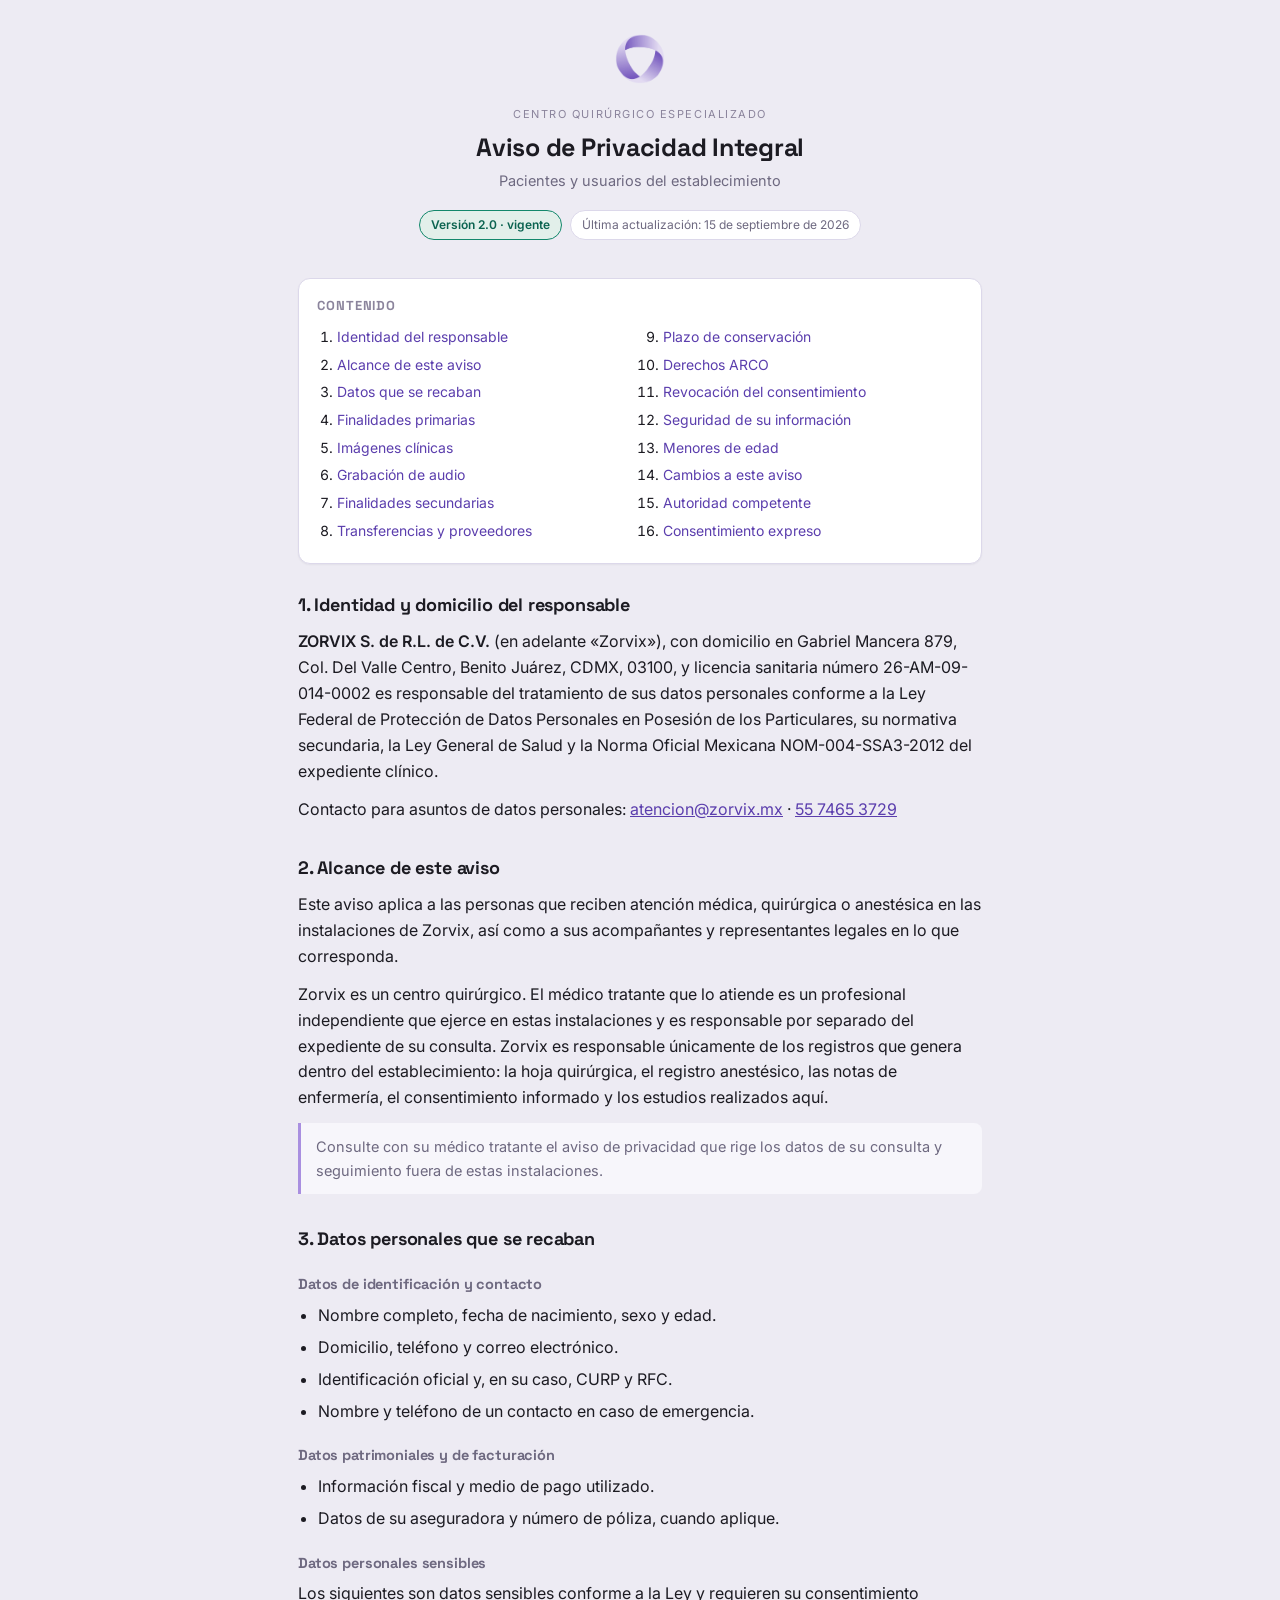
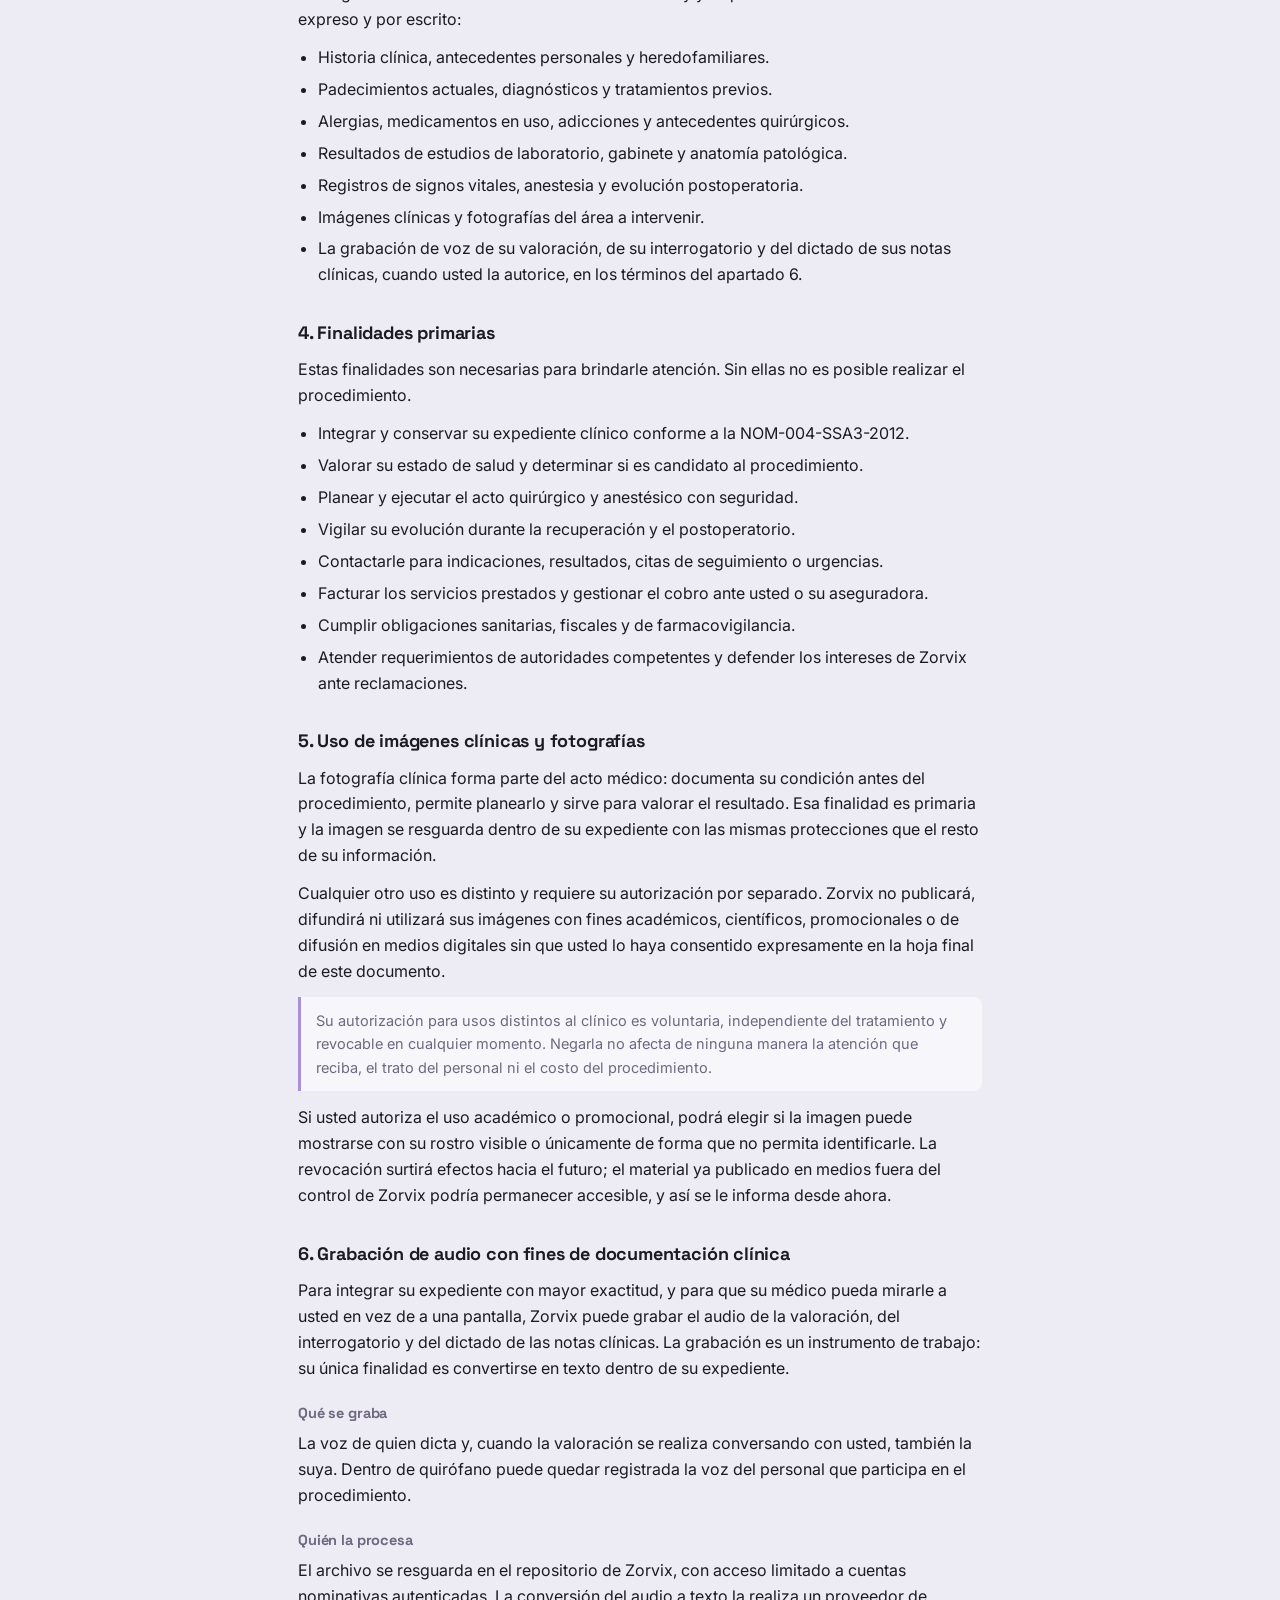
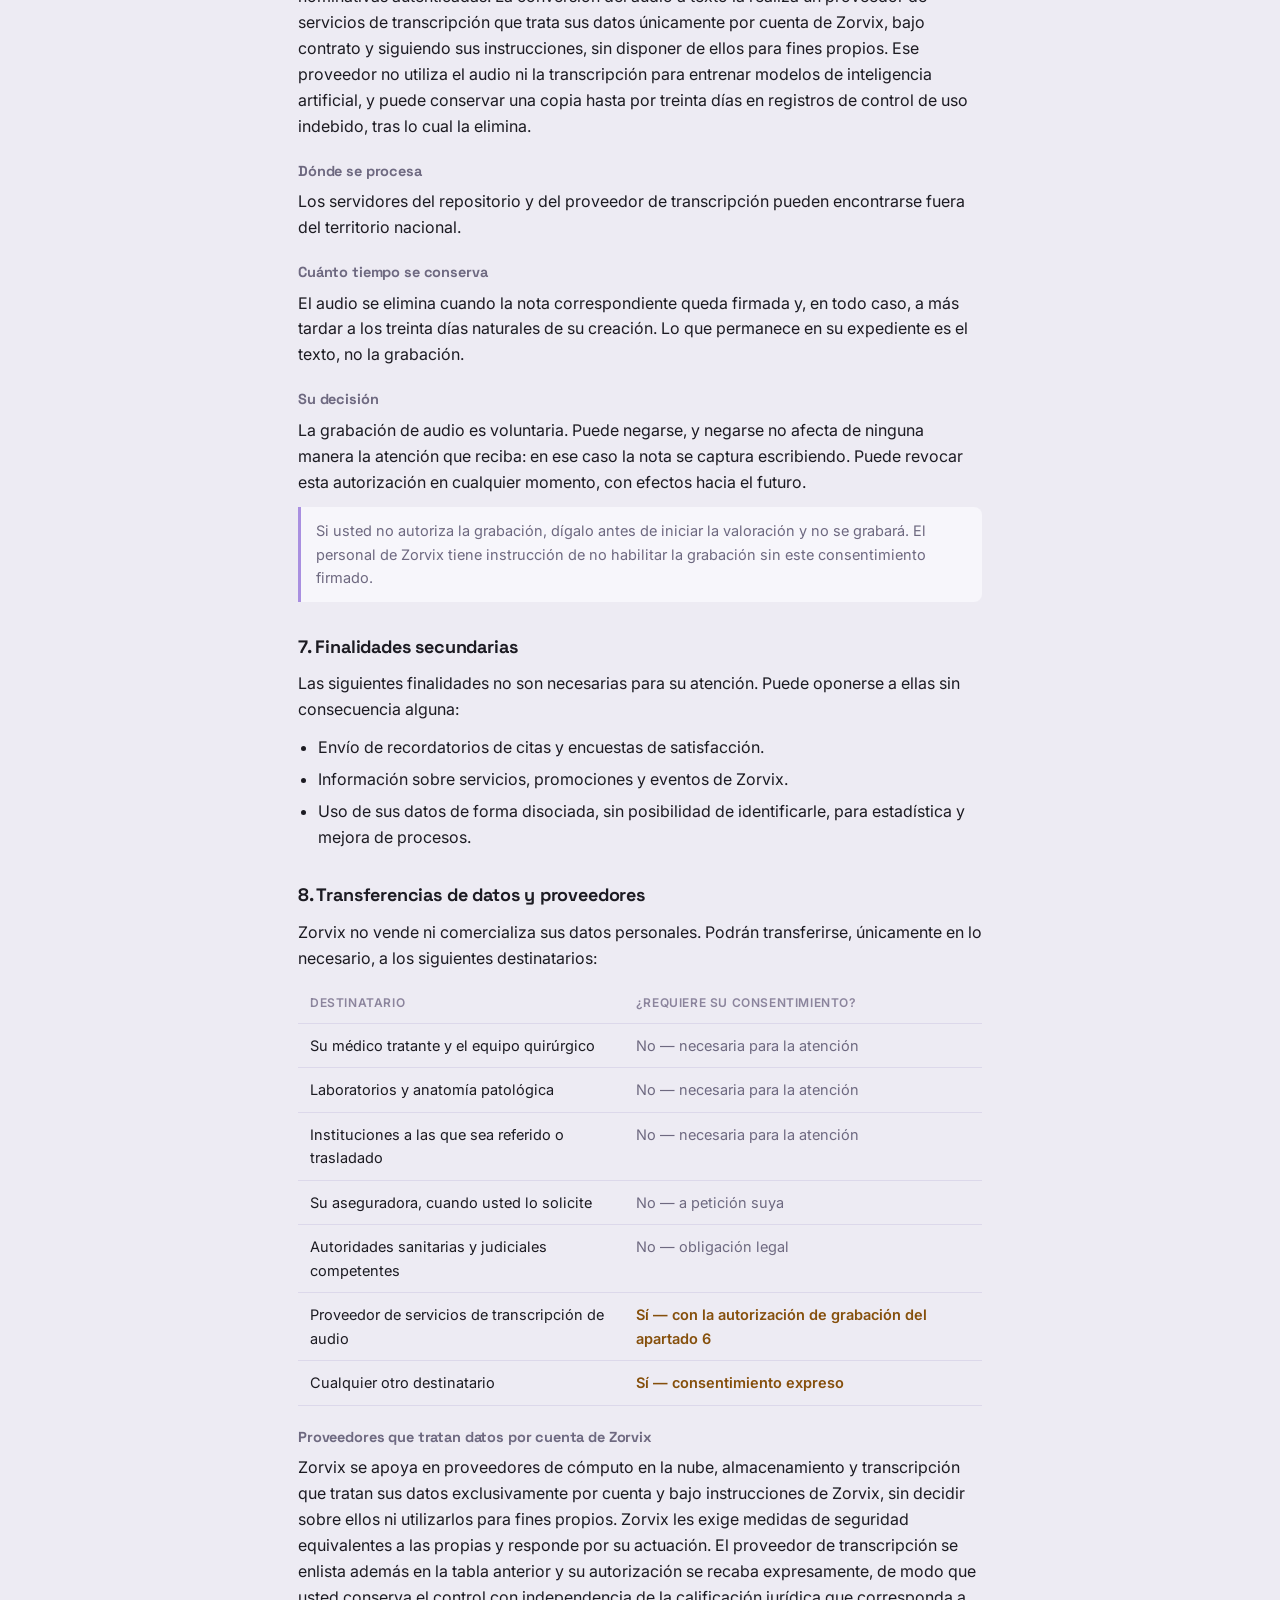
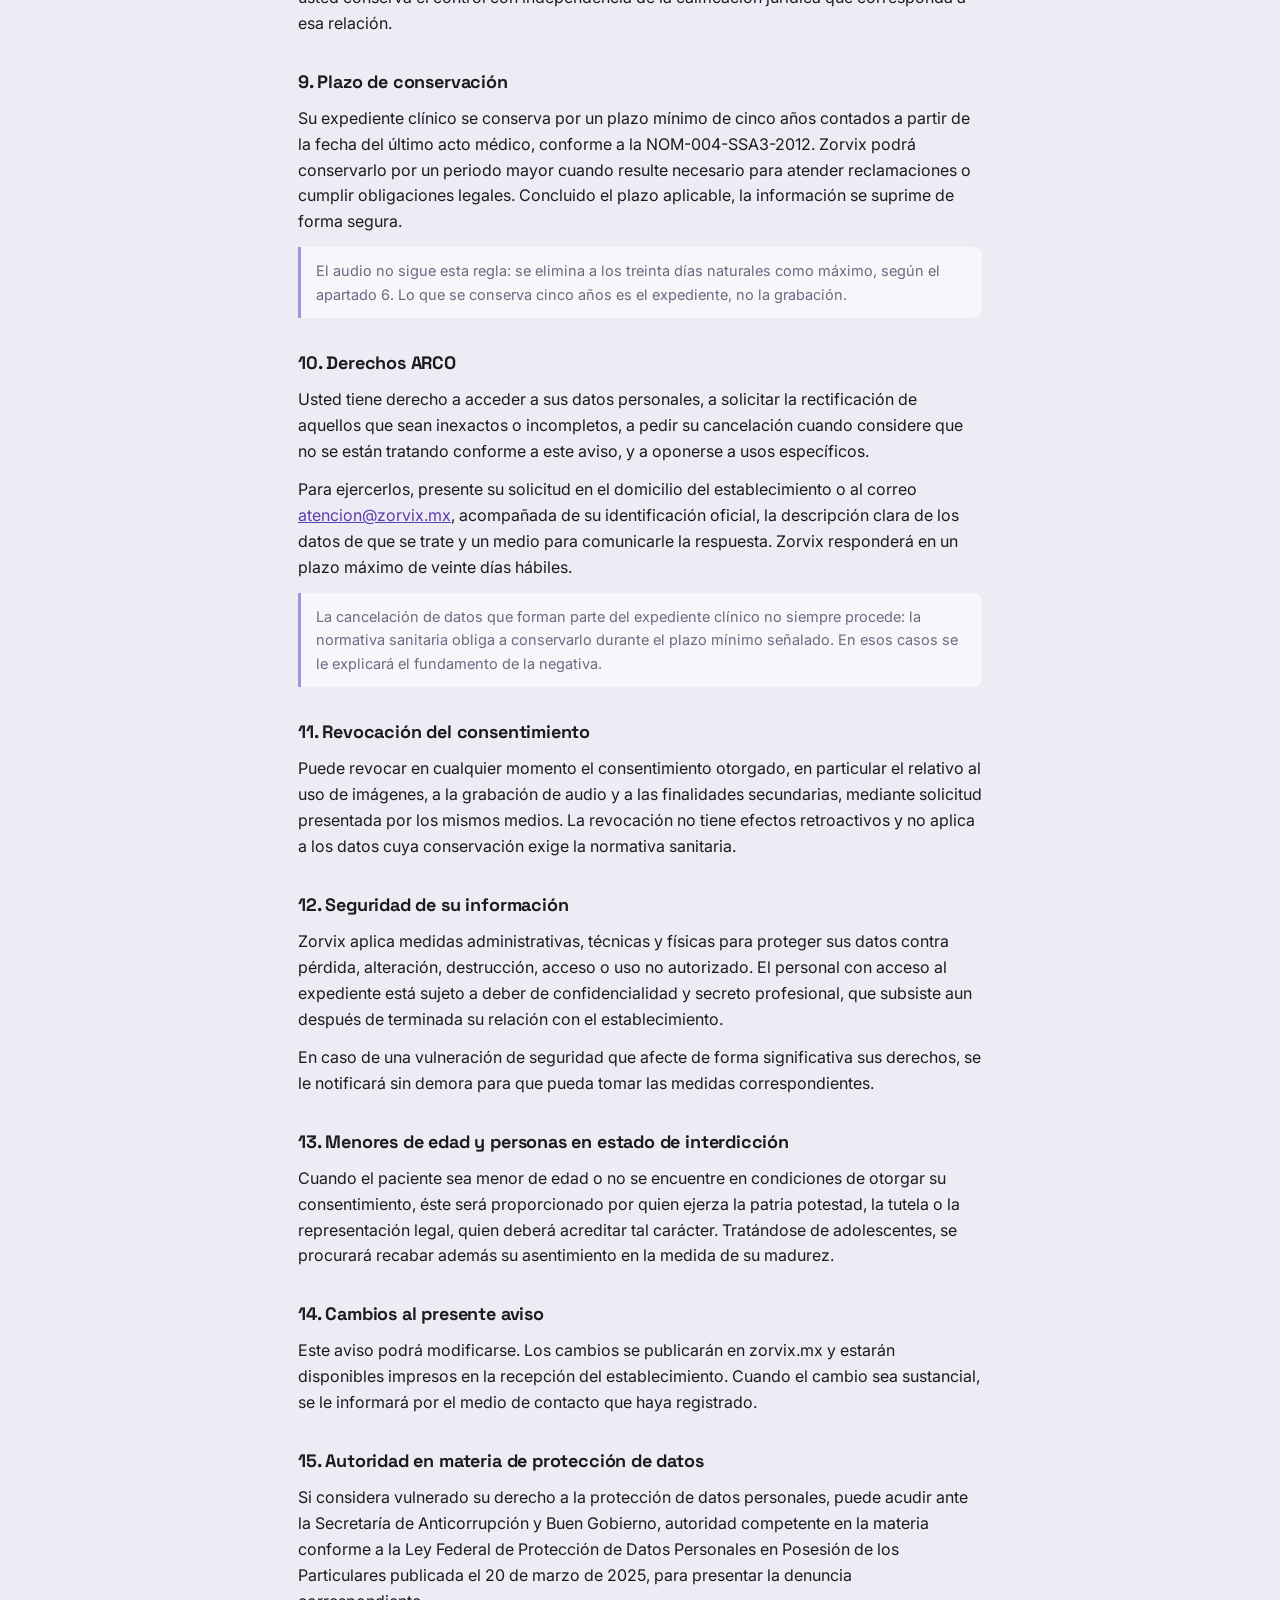
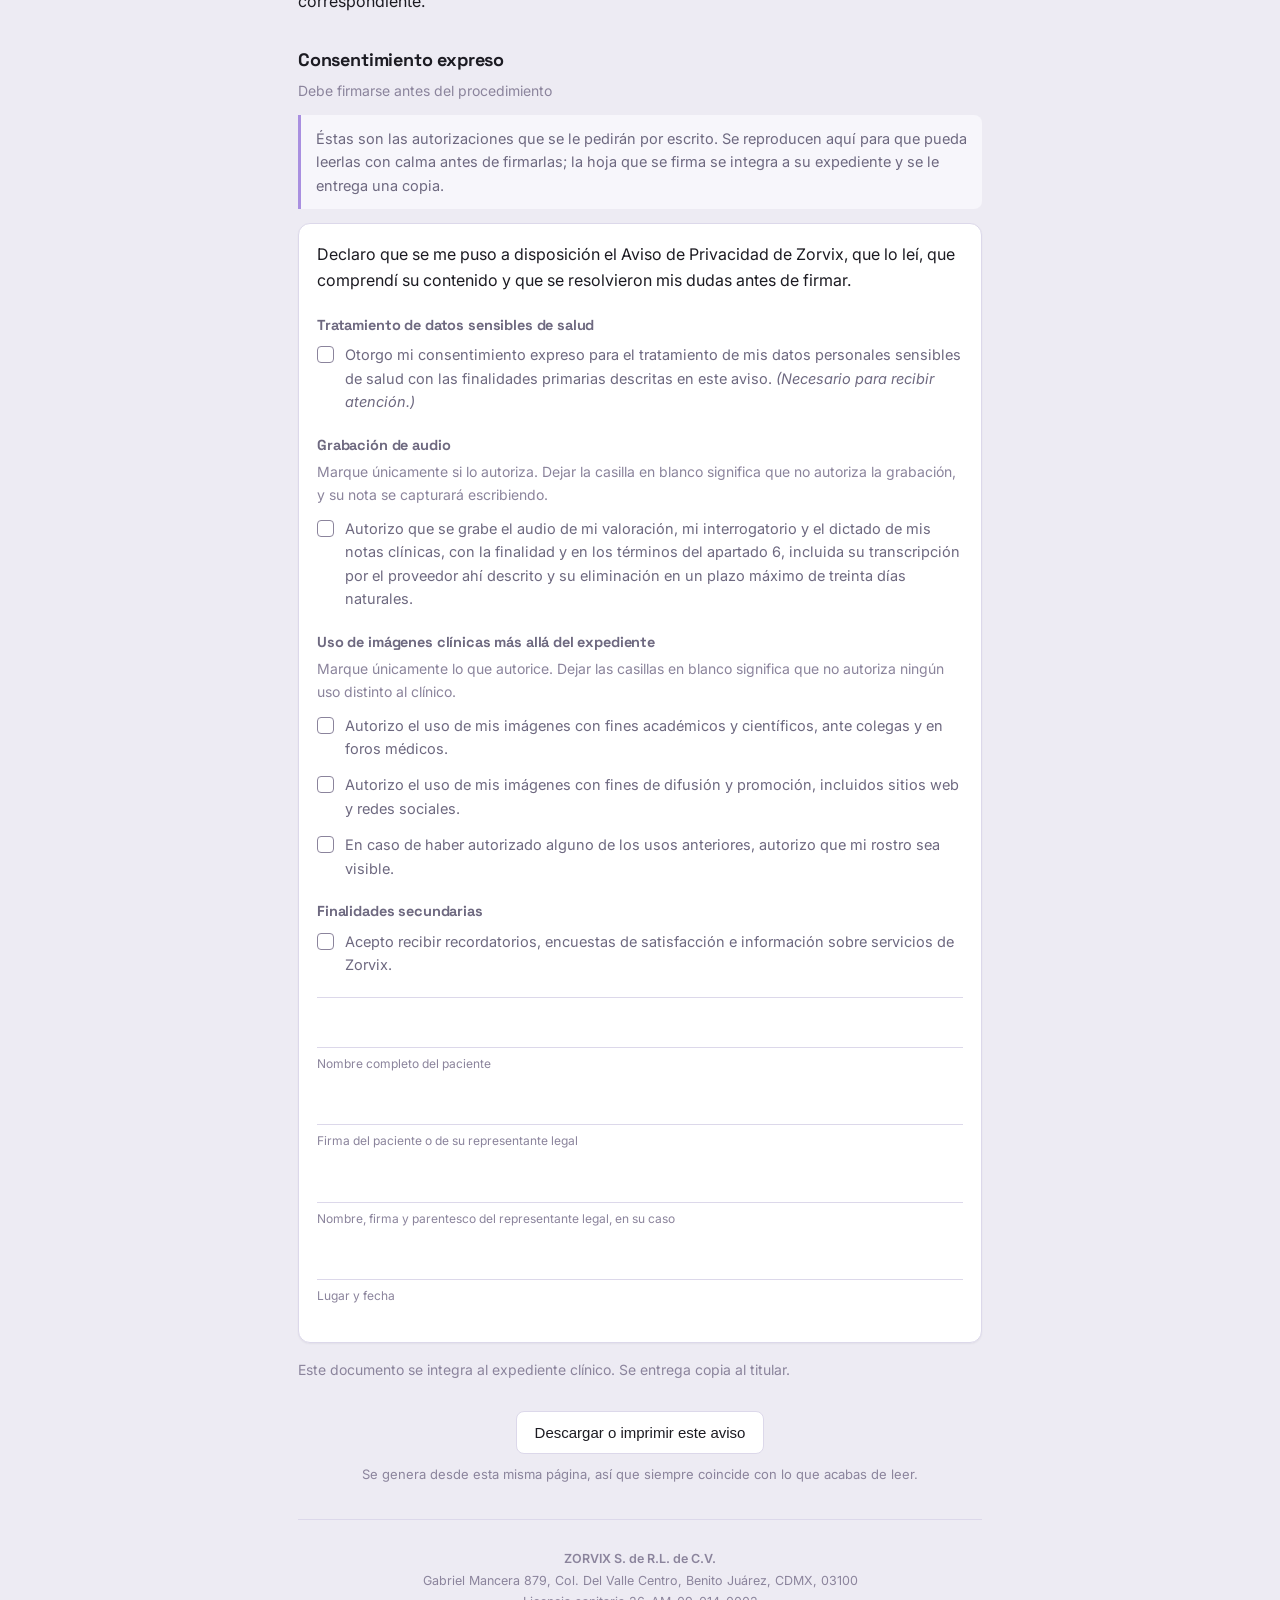
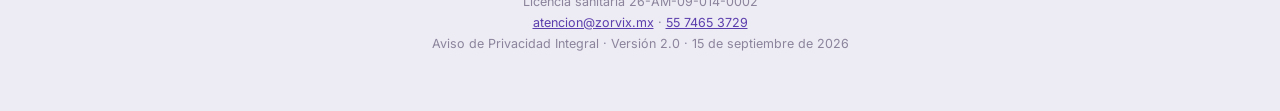
<file: aviso/index.html>
<!DOCTYPE html>
<html lang="es">
<head>
<meta charset="utf-8">
<meta name="viewport" content="width=device-width, initial-scale=1, viewport-fit=cover">
<title>Zorvix · Aviso de Privacidad</title>
<meta name="description" content="Aviso de Privacidad Integral para pacientes y usuarios del centro quirúrgico Zorvix.">
<meta name="theme-color" content="#7B5DC2" media="(prefers-color-scheme: light)">
<meta name="theme-color" content="#16131F" media="(prefers-color-scheme: dark)">
<link rel="icon" type="image/png" href="../assets/zorvix-favicon.png">
<link rel="apple-touch-icon" href="../assets/zorvix-iso.png">
<link rel="stylesheet" href="../zorvix-tokens.css">
<script>
/* El tema antes de pintar, para no enseñar el destello blanco. */
(function(){
  var t=null; try{ t=localStorage.getItem('zorvix-tema'); }catch(e){}
  if(!t) t = matchMedia('(prefers-color-scheme: dark)').matches ? 'oscuro' : 'claro';
  document.documentElement.setAttribute('data-tema', t);
})();
</script>
<style>
/* Los colores y tipos vienen de ../zorvix-tokens.css, que es la fuente de
   verdad de la marca. Aquí sólo van alias con los nombres de esta pantalla.

   Esta página la abre una paciente desde el celular, a media captura de su
   ficha, para leer aquello que está a punto de aceptar. Se publica en HTML y
   no como PDF a propósito: seis páginas de PDF en un teléfono no se leen, se
   cierran. Quien necesite papel lo saca del botón de imprimir, que usa el
   bloque @media print del final: un solo documento, no dos que se separan. */
:root{
  color-scheme: light;
  --morado-700:var(--zx-violeta-700); --morado-600:var(--zx-violeta-600);
  --morado-500:var(--zx-violeta-500); --morado-300:var(--zx-violeta-300);
  --morado-50:var(--zx-violeta-050);
  --tinta:var(--zx-txt); --tinta2:var(--zx-txt-2); --tinta3:var(--zx-txt-3);
  --papel:var(--zx-superficie); --papel-2:var(--zx-superficie-2); --fondo:var(--zx-lienzo);
  --linea:var(--zx-borde);
  --ok:var(--zx-ok-txt); --ok-bg:var(--zx-ok-bg); --ok-linea:var(--zx-ok);
  --alerta:var(--zx-alerta-txt); --alerta-bg:var(--zx-alerta-bg); --alerta-linea:var(--zx-alerta);
  --r:var(--zx-r-tarjeta); --r-sm:var(--zx-r-control); --r-full:999px;
  --sombra:0 1px 2px rgba(28,27,34,.05);
}
html[data-tema="oscuro"]{ color-scheme: dark; }

*{box-sizing:border-box}
html,body{margin:0;padding:0}
body{
  background:var(--fondo); color:var(--tinta);
  font-family:var(--zx-cuerpo, "Inter", system-ui, -apple-system, sans-serif);
  font-size:16px; line-height:1.62; -webkit-font-smoothing:antialiased;
  padding:0 0 env(safe-area-inset-bottom,0px);
}
h1,h2,h3{font-family:var(--zx-titulo, "Space Grotesk", system-ui, sans-serif);letter-spacing:-.01em}

.envoltura{max-width:720px;margin:0 auto;padding:0 18px 56px}

header{text-align:center;padding:34px 18px 10px}
header img{height:50px;width:auto}
header .kicker{margin:14px 0 0;font-size:11px;letter-spacing:.14em;text-transform:uppercase;
  color:var(--tinta3)}
header h1{margin:8px 0 6px;font-size:25px;line-height:1.25}
header .sub{margin:0;color:var(--tinta2);font-size:14.5px}

.sello{display:flex;flex-wrap:wrap;gap:8px;justify-content:center;margin:18px 0 6px}
.sello span{font-size:12px;padding:4px 11px;border-radius:var(--r-full);
  border:1px solid var(--linea);background:var(--papel);color:var(--tinta2)}
.sello .vigente{background:var(--ok-bg);border-color:var(--ok-linea);color:var(--ok);font-weight:600}

/* Índice: en un documento de quince apartados, poder saltar al que a uno le
   importa es la diferencia entre leerlo y no leerlo. */
nav.indice{background:var(--papel);border:1px solid var(--linea);border-radius:var(--r);
  padding:16px 18px;margin:22px 0 26px;box-shadow:var(--sombra)}
nav.indice h2{margin:0 0 10px;font-size:13px;text-transform:uppercase;letter-spacing:.07em;
  color:var(--tinta3)}
nav.indice ol{margin:0;padding-left:20px;columns:2;column-gap:26px}
nav.indice li{margin:0 0 5px;font-size:14px;break-inside:avoid}
nav.indice a{color:var(--morado-700);text-decoration:none}
nav.indice a:hover{text-decoration:underline}
@media (max-width:560px){ nav.indice ol{columns:1} }

section{margin:0 0 30px;scroll-margin-top:16px}
section h2{margin:0 0 10px;font-size:18px}
section h3{margin:20px 0 6px;font-size:14.5px;color:var(--tinta2)}
p{margin:0 0 12px}
ul{margin:0 0 12px;padding-left:20px}
li{margin:0 0 6px}
strong{font-weight:600}

/* La nota al margen: lo que en el documento impreso va en recuadro gris.
   Suele ser la letra que más importa, así que aquí no se encoge. */
.nota{border-left:3px solid var(--morado-300);background:var(--papel-2);
  border-radius:0 var(--r-sm) var(--r-sm) 0;padding:12px 15px;margin:0 0 14px;
  font-size:14.5px;color:var(--tinta2)}

.tabla{width:100%;border-collapse:collapse;margin:0 0 14px;font-size:14.5px}
.tabla th,.tabla td{text-align:left;padding:10px 12px;border-bottom:1px solid var(--linea);
  vertical-align:top}
.tabla th{font-size:12px;text-transform:uppercase;letter-spacing:.05em;color:var(--tinta3);
  font-weight:600}
.tabla td.si{color:var(--alerta);font-weight:600}
.tabla td.no{color:var(--tinta2)}
@media (max-width:560px){
  .tabla, .tabla tbody, .tabla tr, .tabla td{display:block;width:100%}
  .tabla thead{display:none}
  .tabla tr{border:1px solid var(--linea);border-radius:var(--r-sm);margin-bottom:10px;padding:4px 0}
  .tabla td{border:0;padding:6px 13px}
  .tabla td:first-child{font-weight:600;color:var(--tinta)}
}

.casillas{background:var(--papel);border:1px solid var(--linea);border-radius:var(--r);
  padding:18px;box-shadow:var(--sombra)}
.casillas .item{display:flex;gap:11px;align-items:flex-start;margin:0 0 13px}
.casillas .caja{flex:0 0 auto;width:17px;height:17px;border:1.5px solid var(--tinta3);
  border-radius:4px;margin-top:3px}
.casillas .item p{margin:0;font-size:14.5px;color:var(--tinta2)}
.firma{margin-top:20px;padding-top:16px;border-top:1px solid var(--linea)}
.firma .raya{border-bottom:1px solid var(--linea);height:34px;margin:0 0 6px}
.firma .pie-raya{font-size:12px;color:var(--tinta3);margin:0 0 18px}

.descarga{display:inline-block;border:1px solid var(--linea);background:var(--papel);
  color:var(--tinta);border-radius:var(--r-sm);padding:12px 18px;text-decoration:none;
  font-size:15px;font-weight:500}
.descarga:hover{background:var(--papel-2);border-color:var(--morado-300)}

footer{text-align:center;font-size:12.5px;color:var(--tinta3);padding:28px 18px 0;
  border-top:1px solid var(--linea);margin-top:34px;line-height:1.7}
a{color:var(--morado-700)}

/* Impresion. No se publica un PDF aparte a proposito: dos documentos con el
   mismo texto se separan tarde o temprano, y el dia que eso pase nadie sabria
   cual firmo la paciente. Esta pagina es el documento, y de aqui sale la
   copia en papel. */
@media print{
  body{background:#fff;color:#000;font-size:11.5pt;line-height:1.5}
  .sin-imprimir, nav.indice{display:none !important}
  header{padding-top:0}
  header img{height:38px}
  .envoltura{max-width:none;padding:0}
  section{page-break-inside:auto;margin-bottom:16pt}
  section h2{page-break-after:avoid}
  .casillas,.nota{break-inside:avoid}
  .casillas{box-shadow:none}
  .firma{page-break-inside:avoid}
  .tabla th,.tabla td{border-bottom:1px solid #999}
  a{color:#000;text-decoration:none}
  /* La direccion completa de los enlaces, porque en papel un "aqui" no sirve. */
  a[href^="mailto:"]::after{content:""}
  footer{border-top:1px solid #999}
}
</style>
</head>
<body>

<header>
  <img src="../assets/zorvix-iso.png" alt="Zorvix">
  <p class="kicker">Centro Quirúrgico Especializado</p>
  <h1>Aviso de Privacidad Integral</h1>
  <p class="sub">Pacientes y usuarios del establecimiento</p>
  <div class="sello">
    <span class="vigente">Versión 2.0 · vigente</span>
    <span>Última actualización: 15 de septiembre de 2026</span>
  </div>
</header>

<div class="envoltura">

  <nav class="indice">
    <h2>Contenido</h2>
    <ol>
      <li><a href="#s1">Identidad del responsable</a></li>
      <li><a href="#s2">Alcance de este aviso</a></li>
      <li><a href="#s3">Datos que se recaban</a></li>
      <li><a href="#s4">Finalidades primarias</a></li>
      <li><a href="#s5">Imágenes clínicas</a></li>
      <li><a href="#s6">Grabación de audio</a></li>
      <li><a href="#s7">Finalidades secundarias</a></li>
      <li><a href="#s8">Transferencias y proveedores</a></li>
      <li><a href="#s9">Plazo de conservación</a></li>
      <li><a href="#s10">Derechos ARCO</a></li>
      <li><a href="#s11">Revocación del consentimiento</a></li>
      <li><a href="#s12">Seguridad de su información</a></li>
      <li><a href="#s13">Menores de edad</a></li>
      <li><a href="#s14">Cambios a este aviso</a></li>
      <li><a href="#s15">Autoridad competente</a></li>
      <li><a href="#consentimiento">Consentimiento expreso</a></li>
    </ol>
  </nav>

  <section id="s1">
    <h2>1. Identidad y domicilio del responsable</h2>
    <p><strong>ZORVIX S. de R.L. de C.V.</strong> (en adelante «Zorvix»), con domicilio en
      Gabriel Mancera 879, Col. Del Valle Centro, Benito Juárez, CDMX, 03100, y licencia
      sanitaria número 26-AM-09-014-0002 es responsable del tratamiento de sus datos personales
      conforme a la Ley Federal de Protección de Datos Personales en Posesión de los Particulares,
      su normativa secundaria, la Ley General de Salud y la Norma Oficial Mexicana
      NOM-004-SSA3-2012 del expediente clínico.</p>
    <p>Contacto para asuntos de datos personales:
      <a href="mailto:atencion@zorvix.mx">atencion@zorvix.mx</a> ·
      <a href="tel:+525574653729">55 7465 3729</a></p>
  </section>

  <section id="s2">
    <h2>2. Alcance de este aviso</h2>
    <p>Este aviso aplica a las personas que reciben atención médica, quirúrgica o anestésica en
      las instalaciones de Zorvix, así como a sus acompañantes y representantes legales en lo que
      corresponda.</p>
    <p>Zorvix es un centro quirúrgico. El médico tratante que lo atiende es un profesional
      independiente que ejerce en estas instalaciones y es responsable por separado del expediente
      de su consulta. Zorvix es responsable únicamente de los registros que genera dentro del
      establecimiento: la hoja quirúrgica, el registro anestésico, las notas de enfermería, el
      consentimiento informado y los estudios realizados aquí.</p>
    <div class="nota">Consulte con su médico tratante el aviso de privacidad que rige los datos de
      su consulta y seguimiento fuera de estas instalaciones.</div>
  </section>

  <section id="s3">
    <h2>3. Datos personales que se recaban</h2>

    <h3>Datos de identificación y contacto</h3>
    <ul>
      <li>Nombre completo, fecha de nacimiento, sexo y edad.</li>
      <li>Domicilio, teléfono y correo electrónico.</li>
      <li>Identificación oficial y, en su caso, CURP y RFC.</li>
      <li>Nombre y teléfono de un contacto en caso de emergencia.</li>
    </ul>

    <h3>Datos patrimoniales y de facturación</h3>
    <ul>
      <li>Información fiscal y medio de pago utilizado.</li>
      <li>Datos de su aseguradora y número de póliza, cuando aplique.</li>
    </ul>

    <h3>Datos personales sensibles</h3>
    <p>Los siguientes son datos sensibles conforme a la Ley y requieren su consentimiento expreso
      y por escrito:</p>
    <ul>
      <li>Historia clínica, antecedentes personales y heredofamiliares.</li>
      <li>Padecimientos actuales, diagnósticos y tratamientos previos.</li>
      <li>Alergias, medicamentos en uso, adicciones y antecedentes quirúrgicos.</li>
      <li>Resultados de estudios de laboratorio, gabinete y anatomía patológica.</li>
      <li>Registros de signos vitales, anestesia y evolución postoperatoria.</li>
      <li>Imágenes clínicas y fotografías del área a intervenir.</li>
      <li>La grabación de voz de su valoración, de su interrogatorio y del dictado de sus notas
        clínicas, cuando usted la autorice, en los términos del apartado 6.</li>
    </ul>
  </section>

  <section id="s4">
    <h2>4. Finalidades primarias</h2>
    <p>Estas finalidades son necesarias para brindarle atención. Sin ellas no es posible realizar
      el procedimiento.</p>
    <ul>
      <li>Integrar y conservar su expediente clínico conforme a la NOM-004-SSA3-2012.</li>
      <li>Valorar su estado de salud y determinar si es candidato al procedimiento.</li>
      <li>Planear y ejecutar el acto quirúrgico y anestésico con seguridad.</li>
      <li>Vigilar su evolución durante la recuperación y el postoperatorio.</li>
      <li>Contactarle para indicaciones, resultados, citas de seguimiento o urgencias.</li>
      <li>Facturar los servicios prestados y gestionar el cobro ante usted o su aseguradora.</li>
      <li>Cumplir obligaciones sanitarias, fiscales y de farmacovigilancia.</li>
      <li>Atender requerimientos de autoridades competentes y defender los intereses de Zorvix
        ante reclamaciones.</li>
    </ul>
  </section>

  <section id="s5">
    <h2>5. Uso de imágenes clínicas y fotografías</h2>
    <p>La fotografía clínica forma parte del acto médico: documenta su condición antes del
      procedimiento, permite planearlo y sirve para valorar el resultado. Esa finalidad es primaria
      y la imagen se resguarda dentro de su expediente con las mismas protecciones que el resto de
      su información.</p>
    <p>Cualquier otro uso es distinto y requiere su autorización por separado. Zorvix no publicará,
      difundirá ni utilizará sus imágenes con fines académicos, científicos, promocionales o de
      difusión en medios digitales sin que usted lo haya consentido expresamente en la hoja final
      de este documento.</p>
    <div class="nota">Su autorización para usos distintos al clínico es voluntaria, independiente
      del tratamiento y revocable en cualquier momento. Negarla no afecta de ninguna manera la
      atención que reciba, el trato del personal ni el costo del procedimiento.</div>
    <p>Si usted autoriza el uso académico o promocional, podrá elegir si la imagen puede mostrarse
      con su rostro visible o únicamente de forma que no permita identificarle. La revocación
      surtirá efectos hacia el futuro; el material ya publicado en medios fuera del control de
      Zorvix podría permanecer accesible, y así se le informa desde ahora.</p>
  </section>

  <section id="s6">
    <h2>6. Grabación de audio con fines de documentación clínica</h2>
    <p>Para integrar su expediente con mayor exactitud, y para que su médico pueda mirarle a usted
      en vez de a una pantalla, Zorvix puede grabar el audio de la valoración, del interrogatorio y
      del dictado de las notas clínicas. La grabación es un instrumento de trabajo: su única
      finalidad es convertirse en texto dentro de su expediente.</p>

    <h3>Qué se graba</h3>
    <p>La voz de quien dicta y, cuando la valoración se realiza conversando con usted, también la
      suya. Dentro de quirófano puede quedar registrada la voz del personal que participa en el
      procedimiento.</p>

    <h3>Quién la procesa</h3>
    <p>El archivo se resguarda en el repositorio de Zorvix, con acceso limitado a cuentas
      nominativas autenticadas. La conversión del audio a texto la realiza un proveedor de
      servicios de transcripción que trata sus datos únicamente por cuenta de Zorvix, bajo contrato
      y siguiendo sus instrucciones, sin disponer de ellos para fines propios. Ese proveedor no
      utiliza el audio ni la transcripción para entrenar modelos de inteligencia artificial, y
      puede conservar una copia hasta por treinta días en registros de control de uso indebido,
      tras lo cual la elimina.</p>

    <h3>Dónde se procesa</h3>
    <p>Los servidores del repositorio y del proveedor de transcripción pueden encontrarse fuera del
      territorio nacional.</p>

    <h3>Cuánto tiempo se conserva</h3>
    <p>El audio se elimina cuando la nota correspondiente queda firmada y, en todo caso, a más
      tardar a los treinta días naturales de su creación. Lo que permanece en su expediente es el
      texto, no la grabación.</p>

    <h3>Su decisión</h3>
    <p>La grabación de audio es voluntaria. Puede negarse, y negarse no afecta de ninguna manera la
      atención que reciba: en ese caso la nota se captura escribiendo. Puede revocar esta
      autorización en cualquier momento, con efectos hacia el futuro.</p>
    <div class="nota">Si usted no autoriza la grabación, dígalo antes de iniciar la valoración y no
      se grabará. El personal de Zorvix tiene instrucción de no habilitar la grabación sin este
      consentimiento firmado.</div>
  </section>

  <section id="s7">
    <h2>7. Finalidades secundarias</h2>
    <p>Las siguientes finalidades no son necesarias para su atención. Puede oponerse a ellas sin
      consecuencia alguna:</p>
    <ul>
      <li>Envío de recordatorios de citas y encuestas de satisfacción.</li>
      <li>Información sobre servicios, promociones y eventos de Zorvix.</li>
      <li>Uso de sus datos de forma disociada, sin posibilidad de identificarle, para estadística y
        mejora de procesos.</li>
    </ul>
  </section>

  <section id="s8">
    <h2>8. Transferencias de datos y proveedores</h2>
    <p>Zorvix no vende ni comercializa sus datos personales. Podrán transferirse, únicamente en lo
      necesario, a los siguientes destinatarios:</p>
    <table class="tabla">
      <thead>
        <tr><th>Destinatario</th><th>¿Requiere su consentimiento?</th></tr>
      </thead>
      <tbody>
        <tr><td>Su médico tratante y el equipo quirúrgico</td><td class="no">No — necesaria para la atención</td></tr>
        <tr><td>Laboratorios y anatomía patológica</td><td class="no">No — necesaria para la atención</td></tr>
        <tr><td>Instituciones a las que sea referido o trasladado</td><td class="no">No — necesaria para la atención</td></tr>
        <tr><td>Su aseguradora, cuando usted lo solicite</td><td class="no">No — a petición suya</td></tr>
        <tr><td>Autoridades sanitarias y judiciales competentes</td><td class="no">No — obligación legal</td></tr>
        <tr><td>Proveedor de servicios de transcripción de audio</td><td class="si">Sí — con la autorización de grabación del apartado 6</td></tr>
        <tr><td>Cualquier otro destinatario</td><td class="si">Sí — consentimiento expreso</td></tr>
      </tbody>
    </table>

    <h3>Proveedores que tratan datos por cuenta de Zorvix</h3>
    <p>Zorvix se apoya en proveedores de cómputo en la nube, almacenamiento y transcripción que
      tratan sus datos exclusivamente por cuenta y bajo instrucciones de Zorvix, sin decidir sobre
      ellos ni utilizarlos para fines propios. Zorvix les exige medidas de seguridad equivalentes a
      las propias y responde por su actuación. El proveedor de transcripción se enlista además en
      la tabla anterior y su autorización se recaba expresamente, de modo que usted conserva el
      control con independencia de la calificación jurídica que corresponda a esa relación.</p>
  </section>

  <section id="s9">
    <h2>9. Plazo de conservación</h2>
    <p>Su expediente clínico se conserva por un plazo mínimo de cinco años contados a partir de la
      fecha del último acto médico, conforme a la NOM-004-SSA3-2012. Zorvix podrá conservarlo por
      un periodo mayor cuando resulte necesario para atender reclamaciones o cumplir obligaciones
      legales. Concluido el plazo aplicable, la información se suprime de forma segura.</p>
    <div class="nota">El audio no sigue esta regla: se elimina a los treinta días naturales como
      máximo, según el apartado 6. Lo que se conserva cinco años es el expediente, no la
      grabación.</div>
  </section>

  <section id="s10">
    <h2>10. Derechos ARCO</h2>
    <p>Usted tiene derecho a acceder a sus datos personales, a solicitar la rectificación de
      aquellos que sean inexactos o incompletos, a pedir su cancelación cuando considere que no se
      están tratando conforme a este aviso, y a oponerse a usos específicos.</p>
    <p>Para ejercerlos, presente su solicitud en el domicilio del establecimiento o al correo
      <a href="mailto:atencion@zorvix.mx">atencion@zorvix.mx</a>, acompañada de su identificación
      oficial, la descripción clara de los datos de que se trate y un medio para comunicarle la
      respuesta. Zorvix responderá en un plazo máximo de veinte días hábiles.</p>
    <div class="nota">La cancelación de datos que forman parte del expediente clínico no siempre
      procede: la normativa sanitaria obliga a conservarlo durante el plazo mínimo señalado. En
      esos casos se le explicará el fundamento de la negativa.</div>
  </section>

  <section id="s11">
    <h2>11. Revocación del consentimiento</h2>
    <p>Puede revocar en cualquier momento el consentimiento otorgado, en particular el relativo al
      uso de imágenes, a la grabación de audio y a las finalidades secundarias, mediante solicitud
      presentada por los mismos medios. La revocación no tiene efectos retroactivos y no aplica a
      los datos cuya conservación exige la normativa sanitaria.</p>
  </section>

  <section id="s12">
    <h2>12. Seguridad de su información</h2>
    <p>Zorvix aplica medidas administrativas, técnicas y físicas para proteger sus datos contra
      pérdida, alteración, destrucción, acceso o uso no autorizado. El personal con acceso al
      expediente está sujeto a deber de confidencialidad y secreto profesional, que subsiste aun
      después de terminada su relación con el establecimiento.</p>
    <p>En caso de una vulneración de seguridad que afecte de forma significativa sus derechos, se
      le notificará sin demora para que pueda tomar las medidas correspondientes.</p>
  </section>

  <section id="s13">
    <h2>13. Menores de edad y personas en estado de interdicción</h2>
    <p>Cuando el paciente sea menor de edad o no se encuentre en condiciones de otorgar su
      consentimiento, éste será proporcionado por quien ejerza la patria potestad, la tutela o la
      representación legal, quien deberá acreditar tal carácter. Tratándose de adolescentes, se
      procurará recabar además su asentimiento en la medida de su madurez.</p>
  </section>

  <section id="s14">
    <h2>14. Cambios al presente aviso</h2>
    <p>Este aviso podrá modificarse. Los cambios se publicarán en zorvix.mx y estarán disponibles
      impresos en la recepción del establecimiento. Cuando el cambio sea sustancial, se le
      informará por el medio de contacto que haya registrado.</p>
  </section>

  <section id="s15">
    <h2>15. Autoridad en materia de protección de datos</h2>
    <p>Si considera vulnerado su derecho a la protección de datos personales, puede acudir ante la
      Secretaría de Anticorrupción y Buen Gobierno, autoridad competente en la materia conforme a
      la Ley Federal de Protección de Datos Personales en Posesión de los Particulares publicada el
      20 de marzo de 2025, para presentar la denuncia correspondiente.</p>
  </section>

  <section id="consentimiento">
    <h2>Consentimiento expreso</h2>
    <p class="sub" style="color:var(--tinta3);font-size:14px;margin-top:-4px">
      Debe firmarse antes del procedimiento</p>
    <div class="nota">Éstas son las autorizaciones que se le pedirán por escrito. Se reproducen
      aquí para que pueda leerlas con calma antes de firmarlas; la hoja que se firma se integra a
      su expediente y se le entrega una copia.</div>

    <div class="casillas">
      <p>Declaro que se me puso a disposición el Aviso de Privacidad de Zorvix, que lo leí, que
        comprendí su contenido y que se resolvieron mis dudas antes de firmar.</p>

      <h3>Tratamiento de datos sensibles de salud</h3>
      <div class="item"><span class="caja"></span>
        <p>Otorgo mi consentimiento expreso para el tratamiento de mis datos personales sensibles
          de salud con las finalidades primarias descritas en este aviso.
          <em>(Necesario para recibir atención.)</em></p></div>

      <h3>Grabación de audio</h3>
      <p style="font-size:14px;color:var(--tinta3);margin:-2px 0 10px">Marque únicamente si lo
        autoriza. Dejar la casilla en blanco significa que no autoriza la grabación, y su nota se
        capturará escribiendo.</p>
      <div class="item"><span class="caja"></span>
        <p>Autorizo que se grabe el audio de mi valoración, mi interrogatorio y el dictado de mis
          notas clínicas, con la finalidad y en los términos del apartado 6, incluida su
          transcripción por el proveedor ahí descrito y su eliminación en un plazo máximo de
          treinta días naturales.</p></div>

      <h3>Uso de imágenes clínicas más allá del expediente</h3>
      <p style="font-size:14px;color:var(--tinta3);margin:-2px 0 10px">Marque únicamente lo que
        autorice. Dejar las casillas en blanco significa que no autoriza ningún uso distinto al
        clínico.</p>
      <div class="item"><span class="caja"></span>
        <p>Autorizo el uso de mis imágenes con fines académicos y científicos, ante colegas y en
          foros médicos.</p></div>
      <div class="item"><span class="caja"></span>
        <p>Autorizo el uso de mis imágenes con fines de difusión y promoción, incluidos sitios web
          y redes sociales.</p></div>
      <div class="item"><span class="caja"></span>
        <p>En caso de haber autorizado alguno de los usos anteriores, autorizo que mi rostro sea
          visible.</p></div>

      <h3>Finalidades secundarias</h3>
      <div class="item"><span class="caja"></span>
        <p>Acepto recibir recordatorios, encuestas de satisfacción e información sobre servicios de
          Zorvix.</p></div>

      <div class="firma">
        <div class="raya"></div>
        <p class="pie-raya">Nombre completo del paciente</p>
        <div class="raya"></div>
        <p class="pie-raya">Firma del paciente o de su representante legal</p>
        <div class="raya"></div>
        <p class="pie-raya">Nombre, firma y parentesco del representante legal, en su caso</p>
        <div class="raya"></div>
        <p class="pie-raya">Lugar y fecha</p>
      </div>
    </div>

    <p style="margin-top:16px;font-size:14px;color:var(--tinta3)">Este documento se integra al
      expediente clínico. Se entrega copia al titular.</p>
  </section>

  <section style="text-align:center" class="sin-imprimir">
    <button class="descarga" type="button" onclick="window.print()">
      Descargar o imprimir este aviso</button>
    <p style="font-size:13px;color:var(--tinta3);margin:10px 0 0">
      Se genera desde esta misma página, así que siempre coincide con lo que acabas de leer.</p>
  </section>

  <footer>
    <strong>ZORVIX S. de R.L. de C.V.</strong><br>
    Gabriel Mancera 879, Col. Del Valle Centro, Benito Juárez, CDMX, 03100<br>
    Licencia sanitaria 26-AM-09-014-0002<br>
    <a href="mailto:atencion@zorvix.mx">atencion@zorvix.mx</a> ·
    <a href="tel:+525574653729">55 7465 3729</a><br>
    <span style="color:var(--tinta3)">Aviso de Privacidad Integral · Versión 2.0 · 15 de septiembre de 2026</span>
  </footer>

</div>
</body>
</html>
</file>
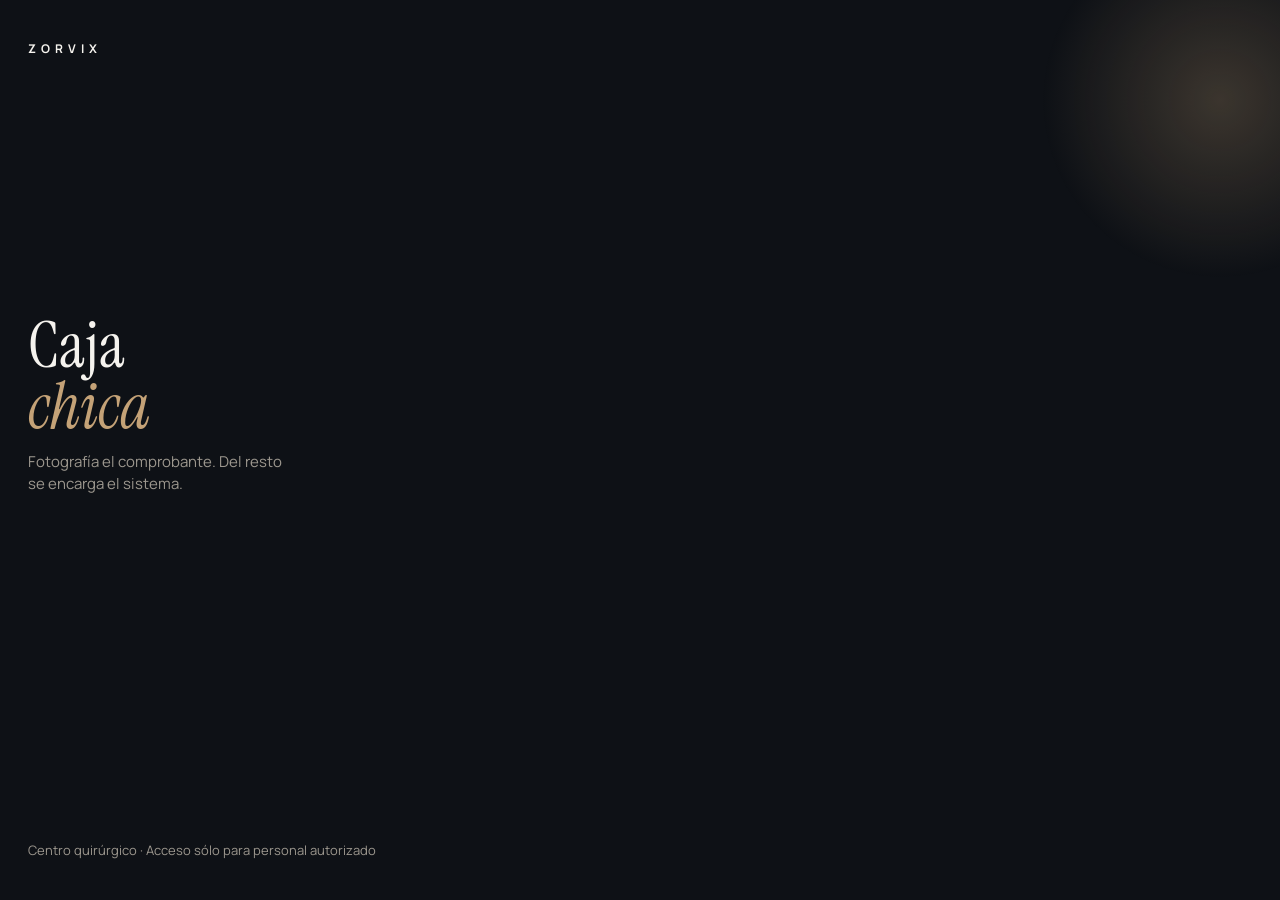
<file: caja/index.html>
<!doctype html>
<html lang="es">
<head>
<meta charset="utf-8">
<meta name="viewport" content="width=device-width, initial-scale=1, viewport-fit=cover">
<title>Zorvix · Caja</title>
<meta name="theme-color" content="#0E1116">
<meta name="apple-mobile-web-app-capable" content="yes">
<meta name="mobile-web-app-capable" content="yes">
<meta name="apple-mobile-web-app-status-bar-style" content="black-translucent">
<meta name="apple-mobile-web-app-title" content="Caja Zorvix">
<meta name="robots" content="noindex, nofollow">
<link rel="preconnect" href="https://fonts.googleapis.com">
<link rel="preconnect" href="https://fonts.gstatic.com" crossorigin>
<link href="https://fonts.googleapis.com/css2?family=Instrument+Serif:ital@0;1&family=Manrope:wght@400;500;600;700&display=swap" rel="stylesheet">
<script src="https://accounts.google.com/gsi/client" async defer></script>
<style>
:root{
  --paper:#F5F3EE; --card:#FFFFFF; --ink:#0E1116; --ink2:#2A2D33; --muted:#6F6C66; --line:#E6E1D8; --soft:#EFEBE3;
  --accent:#8C6D46; --accent-soft:#F1E9DD; --ok:#2F6B4F; --ok-soft:#E3EFE8; --warn:#A8671A; --warn-soft:#F7ECDB;
  --bad:#A33A3A; --bad-soft:#F6E3E1; --info:#2C5A7A; --info-soft:#E1ECF3;
  --hero:#0E1116; --hero-ink:#F5F3EE; --hero-muted:#9C978E;
  --r:18px; --shadow:0 1px 2px rgba(14,17,22,.04),0 8px 24px rgba(14,17,22,.06);
  --serif:'Instrument Serif',Georgia,serif; --sans:'Manrope',system-ui,-apple-system,sans-serif;
  --safe-b:env(safe-area-inset-bottom,0px); --safe-t:env(safe-area-inset-top,0px);
}
@media (prefers-color-scheme:dark){:root:not([data-theme="light"]){
  --paper:#0B0D10; --card:#15181D; --ink:#EEEAE2; --ink2:#D4D0C8; --muted:#8E8A83; --line:#252930; --soft:#1B1F25;
  --accent:#C4A277; --accent-soft:#2A241C; --ok:#6DBB92; --ok-soft:#16261E; --warn:#E0A459; --warn-soft:#2B2116;
  --bad:#E17C7C; --bad-soft:#2D1919; --info:#79AED3; --info-soft:#15222C; --hero:#15181D; --shadow:0 1px 2px rgba(0,0,0,.3);
}}
*{box-sizing:border-box;-webkit-tap-highlight-color:transparent}
html,body{margin:0;background:var(--paper);color:var(--ink);font-family:var(--sans);font-size:15px;line-height:1.45}
body{min-height:100dvh;padding-bottom:calc(92px + var(--safe-b))}
button,input,select,textarea{font:inherit;color:inherit}
button{cursor:pointer;border:0;background:none}
.hidden{display:none!important}
.num{font-variant-numeric:tabular-nums}
.serif{font-family:var(--serif);font-weight:400;letter-spacing:-.01em}

/* ---------- barra superior ---------- */
header.top{position:sticky;top:0;z-index:20;padding:calc(12px + var(--safe-t)) 16px 12px;
  background:color-mix(in srgb,var(--paper) 88%,transparent);backdrop-filter:blur(14px);-webkit-backdrop-filter:blur(14px);
  display:flex;align-items:center;gap:12px;border-bottom:1px solid transparent}
header.top.scrolled{border-bottom-color:var(--line)}
.brand{display:flex;flex-direction:column;line-height:1}
.brand b{font-size:11px;letter-spacing:.32em;font-weight:700}
.brand span{font-family:var(--serif);font-size:22px;margin-top:3px}
.top .sp{flex:1}
.fondo-sel{appearance:none;border:1px solid var(--line);background:var(--card);border-radius:999px;padding:7px 12px;font-size:13px;max-width:44vw}
.avatar{width:34px;height:34px;border-radius:50%;background:var(--soft);display:grid;place-items:center;font-weight:700;font-size:13px;overflow:hidden}
.avatar img{width:100%;height:100%;object-fit:cover}

main{padding:4px 16px 24px;max-width:640px;margin:0 auto}
.view{animation:fade .25s ease}
@keyframes fade{from{opacity:0;transform:translateY(4px)}to{opacity:1;transform:none}}
h2.sec{font-family:var(--serif);font-weight:400;font-size:26px;margin:22px 2px 10px}
.sub{color:var(--muted);font-size:13px}

/* ---------- hero ---------- */
.hero{background:var(--hero);color:var(--hero-ink);border-radius:24px;padding:22px 20px 18px;position:relative;overflow:hidden;box-shadow:var(--shadow)}
.hero:after{content:"";position:absolute;right:-60px;top:-60px;width:200px;height:200px;border-radius:50%;
  background:radial-gradient(circle,rgba(196,162,119,.22),transparent 70%)}
.hero .lbl{font-size:11px;letter-spacing:.2em;text-transform:uppercase;color:var(--hero-muted)}
.hero .saldo{font-family:var(--serif);font-size:54px;line-height:1.05;margin:6px 0 2px}
.hero .saldo small{font-size:26px;color:var(--hero-muted)}
.hero .de{font-size:13px;color:var(--hero-muted)}
.bar{height:6px;border-radius:9px;background:rgba(255,255,255,.1);margin:16px 0 18px;overflow:hidden}
.bar i{display:block;height:100%;border-radius:9px;background:linear-gradient(90deg,#C4A277,#E8D3B0);transition:width .6s ease}
.bar.low i{background:linear-gradient(90deg,#D98A5B,#E9B08C)}
.mini{display:grid;grid-template-columns:repeat(3,1fr);gap:10px}
.mini div{border-left:1px solid rgba(255,255,255,.12);padding-left:10px}
.mini div:first-child{border-left:0;padding-left:0}
.mini b{display:block;font-size:15px;font-weight:600}
.mini span{font-size:11px;color:var(--hero-muted)}

.banner{display:flex;gap:12px;align-items:center;padding:14px 16px;border-radius:16px;margin-top:12px;font-size:14px}
.banner.warn{background:var(--warn-soft);color:var(--warn)}
.banner.info{background:var(--info-soft);color:var(--info)}
.banner.accent{background:var(--accent-soft);color:var(--accent)}
.banner b{font-weight:700}
.banner .go{margin-left:auto;font-weight:700;white-space:nowrap}

.cta{margin-top:14px;width:100%;display:flex;align-items:center;gap:14px;padding:18px;border-radius:20px;background:var(--card);
  box-shadow:var(--shadow);border:1px solid var(--line);text-align:left}
.cta .ic{width:48px;height:48px;border-radius:14px;background:var(--ink);color:var(--paper);display:grid;place-items:center;flex:none}
.cta b{display:block;font-size:16px}
.cta span{font-size:13px;color:var(--muted)}

/* ---------- listas ---------- */
.list{background:var(--card);border-radius:var(--r);border:1px solid var(--line);overflow:hidden}
.row{display:flex;align-items:center;gap:12px;padding:14px 14px;border-top:1px solid var(--line);width:100%;text-align:left}
.row:first-child{border-top:0}
.dot{width:38px;height:38px;border-radius:12px;display:grid;place-items:center;font-weight:700;font-size:13px;flex:none;background:var(--soft);color:var(--ink2)}
.row .mid{flex:1;min-width:0}
.row .t{font-weight:600;white-space:nowrap;overflow:hidden;text-overflow:ellipsis}
.row .s{font-size:12.5px;color:var(--muted);white-space:nowrap;overflow:hidden;text-overflow:ellipsis}
.row .amt{text-align:right;font-weight:600;white-space:nowrap}
.row .amt.pos{color:var(--ok)}
.pill{display:inline-block;font-size:10.5px;font-weight:700;letter-spacing:.04em;padding:3px 8px;border-radius:999px;text-transform:uppercase;margin-top:3px}
.p-PENDIENTE{background:var(--warn-soft);color:var(--warn)} .p-OBSERVADO{background:var(--info-soft);color:var(--info)}
.p-APROBADO{background:var(--ok-soft);color:var(--ok)} .p-NO_PROCEDENTE{background:var(--bad-soft);color:var(--bad)}
.p-ANULADO{background:var(--soft);color:var(--muted);text-decoration:line-through}
.empty{padding:28px 16px;text-align:center;color:var(--muted);font-size:14px}
.day{font-size:11px;letter-spacing:.14em;text-transform:uppercase;color:var(--muted);margin:18px 4px 8px;font-weight:700}

/* ---------- chips / filtros ---------- */
.chips{display:flex;gap:8px;overflow-x:auto;padding:2px 0 6px;scrollbar-width:none}
.chips::-webkit-scrollbar{display:none}
.chip{flex:none;padding:8px 13px;border-radius:999px;border:1px solid var(--line);background:var(--card);font-size:13px;font-weight:600;color:var(--ink2)}
.chip.on{background:var(--ink);color:var(--paper);border-color:var(--ink)}
.toolbar{display:flex;gap:8px;align-items:center;margin:6px 0 10px}
.toolbar input[type=month]{border:1px solid var(--line);background:var(--card);border-radius:12px;padding:8px 10px}

.cats{background:var(--card);border:1px solid var(--line);border-radius:var(--r);padding:14px 16px;margin-bottom:12px}
.cat{display:grid;grid-template-columns:1fr auto;gap:4px 12px;font-size:13px;margin:8px 0}
.cat .b{grid-column:1/-1;height:5px;border-radius:9px;background:var(--soft);overflow:hidden}
.cat .b i{display:block;height:100%;background:var(--accent);border-radius:9px}
.tot{display:flex;justify-content:space-between;align-items:baseline;margin-bottom:4px}
.tot b{font-family:var(--serif);font-size:28px;font-weight:400}

/* ---------- nav inferior ---------- */
nav.tabs{position:fixed;left:0;right:0;bottom:0;z-index:30;padding:8px 10px calc(8px + var(--safe-b));
  background:color-mix(in srgb,var(--card) 92%,transparent);backdrop-filter:blur(16px);-webkit-backdrop-filter:blur(16px);
  border-top:1px solid var(--line);display:grid;grid-template-columns:repeat(5,1fr);align-items:end}
nav.tabs button{display:flex;flex-direction:column;align-items:center;gap:3px;font-size:10.5px;font-weight:600;color:var(--muted);padding:6px 0;position:relative}
nav.tabs button.on{color:var(--ink)}
nav.tabs svg{width:22px;height:22px}
nav.tabs .fab{margin-top:-30px}
nav.tabs .fab span.c{width:62px;height:62px;border-radius:50%;background:var(--ink);color:var(--paper);display:grid;place-items:center;
  box-shadow:0 10px 24px rgba(14,17,22,.28);border:4px solid var(--paper)}
nav.tabs .fab svg{width:26px;height:26px}
.badge{position:absolute;top:0;right:calc(50% - 20px);min-width:17px;height:17px;border-radius:9px;background:var(--bad);color:#fff;font-size:10px;display:grid;place-items:center;padding:0 4px}

/* ---------- hojas (sheets) ---------- */
.sheet{position:fixed;inset:0;z-index:50;background:var(--paper);overflow-y:auto;transform:translateY(100%);transition:transform .32s cubic-bezier(.2,.8,.2,1);
  padding:calc(10px + var(--safe-t)) 0 calc(110px + var(--safe-b))}
.sheet.open{transform:none}
.sheet-h{position:sticky;top:0;display:flex;align-items:center;gap:10px;padding:8px 16px 12px;background:var(--paper);z-index:2}
.sheet-h h3{font-family:var(--serif);font-weight:400;font-size:26px;margin:0;flex:1}
.x{width:38px;height:38px;border-radius:50%;background:var(--soft);display:grid;place-items:center}
.sheet .in{padding:0 16px;max-width:640px;margin:0 auto}
.sheet-foot{position:fixed;left:0;right:0;bottom:0;padding:12px 16px calc(12px + var(--safe-b));background:linear-gradient(transparent,var(--paper) 30%);z-index:3}
.sheet-foot .in{display:flex;gap:10px;padding:0}

.btn{flex:1;display:inline-flex;justify-content:center;align-items:center;gap:8px;padding:16px 18px;border-radius:16px;font-weight:700;font-size:15px;background:var(--ink);color:var(--paper)}
.btn.sec{background:var(--card);color:var(--ink);border:1px solid var(--line)}
.btn.ok{background:var(--ok);color:#fff}
.btn.bad{background:var(--bad-soft);color:var(--bad)}
.btn.info{background:var(--info-soft);color:var(--info)}
.btn.sm{padding:10px 14px;font-size:13px;border-radius:12px;flex:none}
.btn:disabled{opacity:.45}
.link{color:var(--accent);font-weight:700;font-size:14px;padding:10px 0}

/* ---------- captura ---------- */
.shot{position:relative;border-radius:20px;overflow:hidden;background:#000;max-height:44vh;display:grid;place-items:center}
.shot img{width:100%;max-height:44vh;object-fit:contain;display:block}
.shot .pdf{color:#fff;padding:40px;font-weight:600}
.scan{position:absolute;inset:0;pointer-events:none}
.scan:before{content:"";position:absolute;left:0;right:0;height:80px;background:linear-gradient(180deg,transparent,rgba(196,162,119,.45),transparent);animation:scan 1.6s ease-in-out infinite}
@keyframes scan{0%{top:-80px}100%{top:100%}}
.reading{display:flex;align-items:center;gap:10px;margin:14px 2px;color:var(--muted);font-size:14px}
.spin{width:18px;height:18px;border:2px solid var(--line);border-top-color:var(--accent);border-radius:50%;animation:rot .8s linear infinite}
@keyframes rot{to{transform:rotate(360deg)}}

.amount-edit{text-align:center;margin:18px 0 6px}
.amount-edit label{font-size:11px;letter-spacing:.2em;text-transform:uppercase;color:var(--muted)}
.amount-edit .wrap{display:flex;justify-content:center;align-items:baseline;gap:4px}
.amount-edit .wrap span{font-family:var(--serif);font-size:34px;color:var(--muted)}
.amount-edit input{font-family:var(--serif);font-size:52px;border:0;background:transparent;text-align:left;width:4ch;min-width:2.5ch;max-width:80vw;outline:none;padding:0}
.conf{display:inline-flex;align-items:center;gap:6px;font-size:12px;font-weight:600;padding:4px 10px;border-radius:999px;background:var(--ok-soft);color:var(--ok)}
.conf.mid{background:var(--warn-soft);color:var(--warn)}
.conf.low{background:var(--bad-soft);color:var(--bad)}

.form{background:var(--card);border:1px solid var(--line);border-radius:var(--r);padding:4px 16px;margin-top:14px}
.f{display:block;padding:11px 0;border-top:1px solid var(--line)}
.f:first-child{border-top:0}
.f > span{display:flex;justify-content:space-between;font-size:11.5px;letter-spacing:.06em;text-transform:uppercase;color:var(--muted);font-weight:700}
.f > span em{font-style:normal;text-transform:none;letter-spacing:0;color:var(--accent);font-weight:600}
.f input,.f select,.f textarea{display:block;width:100%;border:0;background:transparent;padding:4px 0 0;font-size:16px;outline:none;font-weight:500}
.f textarea{resize:vertical;min-height:48px}
.two{display:grid;grid-template-columns:1fr 1fr;gap:0 14px;border-top:1px solid var(--line)}
.form > .two:first-child{border-top:0}
.two > .f{border-top:0}
.seg{display:flex;gap:6px;flex-wrap:wrap;margin-top:6px}
.seg button{padding:7px 11px;border-radius:10px;border:1px solid var(--line);font-size:13px;font-weight:600;color:var(--ink2)}
.seg button.on{background:var(--ink);color:var(--paper);border-color:var(--ink)}
.alerts{margin-top:12px;display:grid;gap:8px}
.alert{display:flex;gap:10px;align-items:flex-start;padding:11px 13px;border-radius:14px;font-size:13.5px;background:var(--warn-soft);color:var(--warn)}
.alert.grave{background:var(--bad-soft);color:var(--bad)}
.alert:before{content:"!";width:18px;height:18px;border-radius:50%;border:1.5px solid currentColor;display:grid;place-items:center;font-size:11px;font-weight:800;flex:none;margin-top:1px}
details.more{margin-top:12px}
details.more summary{font-size:13px;color:var(--muted);font-weight:600;padding:8px 2px;cursor:pointer}
.items{font-size:13px;color:var(--ink2)}
.items div{display:flex;justify-content:space-between;gap:10px;padding:5px 0;border-bottom:1px dashed var(--line)}

/* ---------- detalle ---------- */
.kv{background:var(--card);border:1px solid var(--line);border-radius:var(--r);padding:4px 16px;margin-top:12px}
.kv div{display:flex;justify-content:space-between;gap:16px;padding:10px 0;border-top:1px solid var(--line);font-size:14px}
.kv div:first-child{border-top:0}
.kv span{color:var(--muted)}
.kv b{font-weight:600;text-align:right;word-break:break-word}
.photo-slot{margin-top:12px;border-radius:18px;overflow:hidden;background:var(--soft);min-height:120px;display:grid;place-items:center;color:var(--muted);font-size:13px}
.photo-slot img{width:100%;display:block}
.note{margin-top:12px;padding:12px 14px;border-radius:14px;background:var(--soft);font-size:13.5px;color:var(--ink2)}
.actions{display:grid;gap:10px;margin-top:16px}
.actions .r{display:flex;gap:10px}

/* ---------- arqueo ---------- */
.den{display:flex;align-items:center;gap:10px;padding:10px 0;border-top:1px solid var(--line)}
.den:first-child{border-top:0}
.den .v{width:74px;font-weight:700}
.den .v small{display:block;font-size:10.5px;color:var(--muted);font-weight:600}
.step{display:flex;align-items:center;border:1px solid var(--line);border-radius:12px;overflow:hidden}
.step button{width:40px;height:40px;font-size:20px;color:var(--ink2)}
.step input{width:48px;text-align:center;border:0;background:transparent;font-weight:700;font-size:16px;outline:none}
.den .sum{margin-left:auto;font-weight:600}
.arq-res{position:sticky;top:64px;z-index:3;background:var(--hero);color:var(--hero-ink);border-radius:20px;padding:16px 18px;display:grid;grid-template-columns:repeat(3,1fr);gap:8px;margin-bottom:12px}
.arq-res span{display:block;font-size:10.5px;letter-spacing:.14em;text-transform:uppercase;color:var(--hero-muted)}
.arq-res b{font-family:var(--serif);font-size:24px;font-weight:400}
.arq-res .d-bad{color:#E9A3A3} .arq-res .d-ok{color:#9ED3B5}

/* ---------- artículos y análisis ---------- */
.arts{display:grid;gap:10px;margin-top:8px}
.art{border:1px solid var(--line);border-radius:14px;padding:10px 12px;background:var(--paper)}
.art-d{width:100%;border:0;background:transparent;font-weight:600;font-size:15px;outline:none;padding:0}
.art-r{display:flex;gap:8px;align-items:center;margin-top:6px}
.art-r select{flex:1;min-width:0;border:1px solid var(--line);border-radius:10px;padding:7px 8px;background:var(--card);font-size:13px}
.art-r input{width:96px;text-align:right;border:1px solid var(--line);border-radius:10px;padding:7px 8px;background:var(--card);font-weight:700}
.art-x{width:30px;height:30px;border-radius:50%;background:var(--soft);color:var(--muted);flex:none}
.art-p{flex:none;height:30px;padding:0 10px;border-radius:999px;border:1px solid var(--ok);background:var(--ok-soft);color:var(--ok);font-size:12px;font-weight:700}
.art.per{background:var(--soft);border-style:dashed}
.art.per .art-d,.art.per input.num{color:var(--muted);text-decoration:line-through}
.art.per .art-p{border-color:var(--muted);background:var(--card);color:var(--ink2)}
.per-sum{margin-top:8px;font-size:13px;color:var(--ink2);background:var(--soft);border-radius:12px;padding:8px 12px;text-align:center}
.per-sum b{color:var(--ink)}
.tag-per{display:inline-block;font-size:10.5px;font-weight:700;letter-spacing:.04em;text-transform:uppercase;color:var(--muted);border:1px solid var(--line);border-radius:999px;padding:1px 7px;margin-left:6px;vertical-align:1px}
.row.per .t,.row.per .amt,.tk-t tr.per td{color:var(--muted)}
.tk-t tr.per td:nth-child(2){text-decoration:line-through}
.art-help{font-size:12.5px;color:var(--warn);background:var(--warn-soft);border-radius:10px;padding:8px 10px;margin-top:8px;line-height:1.4}
.art small{display:block;color:var(--muted);font-size:11.5px;margin-top:4px}
.f > span em.cuadre{font-weight:700}
.cuadre.ok{color:var(--ok)!important} .cuadre.no{color:var(--warn)!important}
.an-kpis{display:grid;grid-template-columns:repeat(2,1fr);gap:10px;margin:6px 0 4px}
.an-kpis div{background:var(--card);border:1px solid var(--line);border-radius:16px;padding:12px 14px}
.an-kpis b{display:block;font-family:var(--serif);font-size:24px;font-weight:400}
.an-kpis span{font-size:11.5px;color:var(--muted)}
#anCuerpo .row .s{white-space:normal}
.up{display:inline-block;font-size:10.5px;font-weight:800;padding:2px 7px;border-radius:999px;background:var(--bad-soft);color:var(--bad);margin-left:6px;white-space:nowrap}

/* ---------- login ---------- */
.login{min-height:100dvh;display:flex;flex-direction:column;justify-content:space-between;padding:calc(40px + var(--safe-t)) 28px calc(40px + var(--safe-b));
  background:var(--hero);color:var(--hero-ink);position:fixed;inset:0;z-index:100}
.login:before{content:"";position:absolute;right:-120px;top:-80px;width:360px;height:360px;border-radius:50%;background:radial-gradient(circle,rgba(196,162,119,.25),transparent 70%)}
.login .mark{font-size:12px;letter-spacing:.42em;font-weight:700}
.login h1{font-family:var(--serif);font-weight:400;font-size:64px;line-height:.95;margin:0}
.login h1 i{color:#C4A277}
.login p{color:var(--hero-muted);max-width:30ch;margin:14px 0 0}
.login .g{min-height:48px;margin-top:28px}
.login .err{color:#E9A3A3;font-size:14px;margin-top:12px}

/* ---------- toast ---------- */
.toast{position:fixed;left:50%;bottom:calc(100px + var(--safe-b));transform:translate(-50%,20px);opacity:0;z-index:200;
  background:var(--ink);color:var(--paper);padding:12px 18px;border-radius:14px;font-size:14px;font-weight:600;transition:.25s;max-width:90vw;text-align:center;box-shadow:var(--shadow)}
.toast.show{opacity:1;transform:translate(-50%,0)}
.toast.bad{background:var(--bad);color:#fff}

.skel{height:14px;border-radius:7px;background:linear-gradient(90deg,var(--soft),var(--line),var(--soft));background-size:200% 100%;animation:sk 1.2s infinite}
@keyframes sk{to{background-position:-200% 0}}

/* ---------- impresión de relación ---------- */
.rp-res{display:grid;grid-template-columns:repeat(2,1fr);gap:8px;margin:6px 0 12px}
.rp-res div{background:var(--card);border:1px solid var(--line);border-radius:14px;padding:10px 12px}
.rp-res b{display:block;font-size:19px}
.rp-res span{font-size:11.5px;color:var(--muted)}
.tk{background:var(--card);border:1px solid var(--line);border-radius:var(--r);padding:14px 14px 12px;margin-bottom:12px}
.tk.mal{border-color:var(--warn)}
.tk-h{display:flex;justify-content:space-between;gap:10px;align-items:flex-start}
.tk-h .t{font-weight:700;font-size:15px}
.tk-h .s{font-size:12px;color:var(--muted);margin-top:2px}
.tk-h .amt{text-align:right;font-weight:700;font-size:16px;white-space:nowrap}
.tk-t{width:100%;border-collapse:collapse;margin-top:10px;font-size:12.5px}
.tk-t td{padding:6px 0;border-top:1px solid var(--line);vertical-align:top}
.tk-t td.n{text-align:right;white-space:nowrap;padding-left:8px;font-variant-numeric:tabular-nums}
.tk-t td.i{color:var(--muted);width:20px}
.tk-t small{display:block;color:var(--muted);font-size:11px}
.tk-f{display:flex;justify-content:space-between;gap:8px;align-items:center;margin-top:8px;padding-top:8px;border-top:1px solid var(--line);font-size:12.5px}
.tk-ok{color:var(--ok);font-weight:700}.tk-no{color:var(--warn);font-weight:700}.tk-na{color:var(--muted)}
.tk-a{display:flex;gap:8px;margin-top:10px}
#printArea{display:none}
@media print{
  body{padding:0;background:#fff;color:#000}
  body > *:not(#printArea){display:none!important}
  #printArea{display:block;padding:24px;font-size:11px}
  #printArea h1{font-family:var(--serif);font-weight:400;font-size:26px;margin:0}
  #printArea table{width:100%;border-collapse:collapse;margin-top:14px}
  #printArea th,#printArea td{border-bottom:1px solid #ccc;padding:5px 4px;text-align:left;vertical-align:top}
  #printArea td.n,#printArea th.n{text-align:right}
  #printArea .firmas{display:grid;grid-template-columns:1fr 1fr 1fr;gap:30px;margin-top:60px;text-align:center}
  #printArea .firmas div{border-top:1px solid #000;padding-top:6px}
  #printArea .ptk{break-inside:avoid;margin-top:16px;border:1px solid #bbb;border-radius:6px;padding:8px 10px}
  #printArea .ptk h3{margin:0;font-size:12.5px;display:flex;justify-content:space-between;gap:10px}
  #printArea .ptk .m{color:#555;font-size:10px;margin-top:2px}
  #printArea .ptk table{margin-top:6px}
  #printArea .ptk td,#printArea .ptk th{padding:3px 4px}
  #printArea .warn{color:#A8671A;font-weight:700}
}
</style>
</head>
<body>

<!-- ===================== LOGIN ===================== -->
<section id="login" class="login">
  <div class="mark">ZORVIX</div>
  <div>
    <h1>Caja<br><i>chica</i></h1>
    <p>Fotografía el comprobante. Del resto se encarga el sistema.</p>
    <div id="gbtn" class="g"></div>
    <div id="loginErr" class="err"></div>
  </div>
  <div class="sub" style="color:var(--hero-muted)">Centro quirúrgico · Acceso sólo para personal autorizado</div>
</section>

<!-- ===================== APP ===================== -->
<div id="app" class="hidden">
  <header class="top" id="top">
    <div class="brand"><b>ZORVIX</b><span id="viewTitle">Caja</span></div>
    <div class="sp"></div>
    <select id="fondoSel" class="fondo-sel hidden" aria-label="Fondo"></select>
    <button class="avatar" id="avatar" aria-label="Cuenta"></button>
  </header>

  <main>
    <!-- INICIO -->
    <section id="v-inicio" class="view">
      <div class="hero">
        <div class="lbl" id="hFondoNombre">Efectivo en caja</div>
        <div class="saldo num" id="hSaldo"><div class="skel" style="width:60%;height:44px;background:rgba(255,255,255,.08)"></div></div>
        <div class="de" id="hDe">&nbsp;</div>
        <div class="bar" id="hBar"><i style="width:0"></i></div>
        <div class="mini">
          <div><b class="num" id="hRev">—</b><span>En revisión</span></div>
          <div><b class="num" id="hRep">—</b><span>Por reponer</span></div>
          <div><b class="num" id="hMes">—</b><span>Este mes</span></div>
        </div>
      </div>
      <div id="banners"></div>
      <button class="cta" id="ctaFoto">
        <span class="ic"><svg width="24" height="24" viewBox="0 0 24 24" fill="none" stroke="currentColor" stroke-width="1.8" stroke-linecap="round" stroke-linejoin="round"><path d="M3 8.5A2.5 2.5 0 0 1 5.5 6h1.8l1.4-2h6.6l1.4 2h1.8A2.5 2.5 0 0 1 21 8.5v9a2.5 2.5 0 0 1-2.5 2.5h-13A2.5 2.5 0 0 1 3 17.5z"/><circle cx="12" cy="13" r="3.8"/></svg></span>
        <span><b>Fotografiar comprobante</b><span>Ticket, nota o factura · se lee solo</span></span>
      </button>
      <div style="display:flex;justify-content:space-between;align-items:center">
        <h2 class="sec">Últimos movimientos</h2>
        <button class="link" data-go="movs">Ver todo</button>
      </div>
      <div class="list" id="ultimos"><div class="empty">Cargando…</div></div>
    </section>

    <!-- MOVIMIENTOS -->
    <section id="v-movs" class="view hidden">
      <div class="toolbar">
        <input type="month" id="mMes">
        <div class="sp" style="flex:1"></div>
        <button class="btn sec sm" id="btnReporteMov">Reporte</button>
        <button class="btn sec sm" id="btnAnalisis">Análisis ›</button>
      </div>
      <div class="chips" id="mFiltros">
        <button class="chip on" data-f="">Todos</button>
        <button class="chip" data-f="PENDIENTE">En revisión</button>
        <button class="chip" data-f="OBSERVADO">Observados</button>
        <button class="chip" data-f="APROBADO">Aprobados</button>
        <button class="chip" data-f="NO_PROCEDENTE">No procede</button>
      </div>
      <div class="cats" id="mCats"></div>
      <div id="mLista"></div>
    </section>

    <!-- REVISAR -->
    <section id="v-revisar" class="view hidden">
      <button class="cta" id="btnReporteRev" style="margin-top:6px"><span class="ic">≣</span><span><b>Reporte ticket por ticket</b><span>Cada gasto con todos sus artículos · para validar e imprimir</span></span></button>
      <p class="sub" style="margin:8px 2px 12px">Gastos registrados por el equipo que esperan tu firma. No puedes aprobar lo que tú registraste.</p>
      <div id="rLista"></div>
    </section>

    <!-- ARQUEO -->
    <section id="v-arqueo" class="view hidden">
      <div class="arq-res">
        <div><span>Contado</span><b class="num" id="aCont">$0</b></div>
        <div><span>Sistema</span><b class="num" id="aSis">—</b></div>
        <div><span>Diferencia</span><b class="num" id="aDif">—</b></div>
      </div>
      <div class="form" id="aDen"></div>
      <div class="form"><label class="f"><span>Notas del arqueo</span><textarea id="aNotas" placeholder="Opcional · quién estuvo presente, observaciones"></textarea></label></div>
      <div class="actions"><button class="btn" id="aGuardar">Registrar arqueo</button></div>
      <h2 class="sec">Arqueos anteriores</h2>
      <div class="list" id="aHist"><div class="empty">—</div></div>
    </section>

    <!-- MÁS -->
    <section id="v-mas" class="view hidden">
      <div id="masRep" class="hidden">
        <h2 class="sec">Reposición</h2>
        <div class="list" id="repCard"></div>
        <div class="list" id="repLista" style="margin-top:12px"></div>
      </div>
      <div id="masFondo" class="hidden">
        <h2 class="sec">Fondo</h2>
        <div class="form">
          <label class="f"><span>Nombre</span><input id="cfNombre"></label>
          <div class="f"><span>Monto fijo actual</span><div class="num" id="cfActual" style="font-size:16px;font-weight:600;padding-top:4px">—</div></div>
          <div class="f"><span>¿Entra o sale efectivo de la caja?</span><div class="seg" id="cfMov"><button type="button" data-v="1" class="on">Entra dinero</button><button type="button" data-v="-1">Sale dinero</button></div></div>
          <label class="f"><span>Cantidad</span><input id="cfMonto" inputmode="decimal" class="num" placeholder="Ej. 5000"></label>
          <div class="two">
            <label class="f"><span>Tope por gasto</span><input id="cfTope" inputmode="decimal" class="num"></label>
            <label class="f"><span>Avisar reposición al</span><input id="cfUmbral" inputmode="numeric" class="num" placeholder="30 %"></label>
          </div>
          <label class="f"><span>Custodio · nombre</span><input id="cfCustNom"></label>
          <label class="f"><span>Custodio · correo</span><input id="cfCustCor" type="email" autocapitalize="off"></label>
        </div>
        <p class="sub" style="margin:8px 2px">Aquí sólo se registra dinero <b>nuevo</b> que entra a la caja o que se saca de ella. Los gastos <b>no</b> van aquí: van con la cámara. Para reponer lo gastado usa Reposición.</p>
        <div class="actions"><button class="btn" id="cfGuardar">Guardar fondo</button></div>
      </div>
      <h2 class="sec">Cuenta</h2>
      <div class="list">
        <div class="row"><div class="mid"><div class="t" id="uNombre"></div><div class="s" id="uCorreo"></div></div><span class="pill p-APROBADO" id="uRol"></span></div>
        <button class="row" id="btnReporteMas"><div class="mid"><div class="t">Reporte ticket por ticket</div><div class="s">Artículo por artículo, para validar pagos</div></div>›</button>
        <button class="row" id="btnAnalisisMas"><div class="mid"><div class="t">Análisis de gastos</div><div class="s">Por categoría, artículo y precio</div></div>›</button>
        <button class="row" id="btnArqueoMas"><div class="mid"><div class="t">Arqueo de caja</div><div class="s">Contar el efectivo por denominación</div></div>›</button>
        <button class="row" id="btnSalir"><div class="mid"><div class="t" style="color:var(--bad)">Cerrar sesión</div></div></button>
      </div>
      <p class="sub" style="text-align:center;margin-top:18px">Zorvix · Caja v1.6</p>
    </section>
  </main>

  <nav class="tabs" id="tabs">
    <button data-go="inicio" class="on"><svg viewBox="0 0 24 24" fill="none" stroke="currentColor" stroke-width="1.8" stroke-linecap="round"><path d="M4 10.5 12 4l8 6.5V19a1 1 0 0 1-1 1h-4.5v-5.5h-5V20H5a1 1 0 0 1-1-1z"/></svg>Inicio</button>
    <button data-go="movs"><svg viewBox="0 0 24 24" fill="none" stroke="currentColor" stroke-width="1.8" stroke-linecap="round"><path d="M5 7h14M5 12h14M5 17h9"/></svg>Movimientos</button>
    <button class="fab" id="fab" aria-label="Fotografiar comprobante"><span class="c"><svg viewBox="0 0 24 24" fill="none" stroke="currentColor" stroke-width="1.8" stroke-linecap="round" stroke-linejoin="round"><path d="M3 8.5A2.5 2.5 0 0 1 5.5 6h1.8l1.4-2h6.6l1.4 2h1.8A2.5 2.5 0 0 1 21 8.5v9a2.5 2.5 0 0 1-2.5 2.5h-13A2.5 2.5 0 0 1 3 17.5z"/><circle cx="12" cy="13" r="3.8"/></svg></span></button>
    <button data-go="revisar" id="tabRevisar"><svg viewBox="0 0 24 24" fill="none" stroke="currentColor" stroke-width="1.8" stroke-linecap="round" stroke-linejoin="round"><path d="m5 12.5 4.2 4.2L19 7"/></svg>Revisar<span class="badge hidden" id="badgeRev"></span></button>
    <button data-go="mas"><svg viewBox="0 0 24 24" fill="none" stroke="currentColor" stroke-width="1.8" stroke-linecap="round"><circle cx="6" cy="12" r="1.3"/><circle cx="12" cy="12" r="1.3"/><circle cx="18" cy="12" r="1.3"/></svg>Más</button>
  </nav>
</div>

<!-- ===================== HOJA: CAPTURA ===================== -->
<section class="sheet" id="shCaptura" aria-modal="true">
  <div class="sheet-h"><h3 id="capTitulo">Nuevo gasto</h3><button class="x" data-close="shCaptura" aria-label="Cerrar">✕</button></div>
  <div class="in">
    <div id="capElegir">
      <button class="cta" id="capCam"><span class="ic">📷</span><span><b>Tomar foto</b><span>Cámara del celular</span></span></button>
      <button class="cta" id="capGal"><span class="ic">🖼</span><span><b>Elegir de la galería o PDF</b><span>Fotos previas, factura en PDF</span></span></button>
      <button class="cta" id="capSin"><span class="ic">✎</span><span><b>Gasto sin comprobante</b><span>Requiere justificación · se marca para revisión</span></span></button>
    </div>
    <div id="capTrabajo" class="hidden">
      <div class="shot" id="capShot"></div>
      <div class="reading hidden" id="capLeyendo"><span class="spin"></span><span id="capLeyendoTxt">Leyendo el comprobante…</span></div>
      <div id="capForm" class="hidden">
        <div class="amount-edit">
          <label>Total del ticket</label>
          <div class="wrap"><span>$</span><input id="gTotal" inputmode="decimal" class="num" placeholder="0.00"></div>
          <div id="gConf"></div>
          <div class="per-sum hidden" id="gPersonal"></div>
        </div>
        <div class="alerts" id="gAlertas"></div>
        <div class="form">
          <label class="f"><span>Proveedor <em id="eProv"></em></span><input id="gProveedor" autocomplete="off"></label>
          <label class="f"><span>Concepto</span><input id="gConcepto" autocomplete="off" placeholder="¿Qué se compró?"></label>
          <div class="two">
            <label class="f"><span>Fecha</span><input id="gFecha" type="date"></label>
            <label class="f"><span>IVA</span><input id="gIva" inputmode="decimal" class="num" placeholder="—"></label>
          </div>
          <div class="f"><span>Categoría <em>aplica a todos los artículos</em></span><div class="seg" id="gCats"></div></div>
          <div class="f"><span>Comprobante</span><div class="seg" id="gComp"></div></div>
          <div class="f"><span>Forma de pago</span><div class="seg" id="gPago"></div></div>
          <label class="f"><span>Notas <em id="eNotas"></em></span><textarea id="gNotas" placeholder="Opcional"></textarea></label>
        </div>
        <div class="form" id="gArtWrap">
          <div class="f"><span>Artículos <em class="cuadre" id="gCuadre"></em></span>
            <p class="sub" style="margin:2px 0 8px">¿Compraste cosas personales en el mismo ticket? Toca <b>Caja</b> en cada una para marcarla como <b>Personal</b>: la caja sólo paga lo de la clínica.</p>
            <div class="arts" id="gArts"></div>
            <div class="art-help hidden" id="gArtHelp">Si faltan artículos, toma una foto más cerca (o en dos partes si el ticket es largo) o agrégalos a mano. Si se deja así, lo pagado se reparte en proporción.</div>
            <div style="display:flex;gap:16px;flex-wrap:wrap"><button type="button" class="link" id="gArtAdd">+ Agregar artículo</button><button type="button" class="link hidden" id="gReleer">↻ Volver a leer el ticket</button></div>
          </div>
        </div>
        <details class="more">
          <summary>Datos fiscales</summary>
          <div class="form">
            <label class="f"><span>RFC del emisor</span><input id="gRfc" autocapitalize="characters" autocomplete="off"></label>
            <label class="f"><span>UUID (folio fiscal)</span><input id="gUuid" autocapitalize="characters" autocomplete="off"></label>
            <div class="two">
              <label class="f"><span>Subtotal</span><input id="gSub" inputmode="decimal" class="num"></label>
              <label class="f"><span>Folio / ticket</span><input id="gFolioT" autocomplete="off"></label>
            </div>
          </div>
        </details>
      </div>
    </div>
  </div>
  <div class="sheet-foot hidden" id="capFoot"><div class="in"><button class="btn sec sm" id="capOtra">Otra foto</button><button class="btn" id="capGuardar">Registrar gasto</button></div></div>
  <input type="file" id="inCam" accept="image/*" capture="environment" class="hidden">
  <input type="file" id="inGal" accept="image/*,application/pdf" class="hidden">
</section>

<!-- ===================== HOJA: ANÁLISIS ===================== -->
<section class="sheet" id="shAnalisis" aria-modal="true">
  <div class="sheet-h"><h3>Análisis de gastos</h3><button class="x" data-close="shAnalisis" aria-label="Cerrar">✕</button></div>
  <div class="in">
    <div class="chips" id="anPeriodo">
      <button class="chip on" data-p="mes">Este mes</button>
      <button class="chip" data-p="30">30 días</button>
      <button class="chip" data-p="90">90 días</button>
      <button class="chip" data-p="todo">Todo</button>
    </div>
    <div id="anCuerpo"><div class="empty">Cargando…</div></div>
  </div>
</section>

<!-- ===================== HOJA: REPORTE ===================== -->
<section class="sheet" id="shReporte" aria-modal="true">
  <div class="sheet-h"><h3>Reporte por ticket</h3><button class="x" data-close="shReporte" aria-label="Cerrar">✕</button></div>
  <div class="in">
    <div class="chips" id="rpEstado">
      <button class="chip on" data-e="PENDIENTES">Por aprobar</button>
      <button class="chip" data-e="APROBADO">Aprobados</button>
      <button class="chip" data-e="TODOS">Todos</button>
    </div>
    <div class="chips" id="rpPeriodo">
      <button class="chip on" data-p="todo">Todo</button>
      <button class="chip" data-p="mes">Este mes</button>
      <button class="chip" data-p="30">30 días</button>
      <button class="chip" data-p="90">90 días</button>
    </div>
    <div id="rpCuerpo"><div class="empty">Cargando…</div></div>
  </div>
</section>

<!-- ===================== HOJA: DETALLE ===================== -->
<section class="sheet" id="shDetalle" aria-modal="true">
  <div class="sheet-h"><h3 id="dTitulo">Movimiento</h3><button class="x" data-close="shDetalle" aria-label="Cerrar">✕</button></div>
  <div class="in" id="dCuerpo"></div>
</section>

<!-- ===================== HOJA: REPOSICIÓN ===================== -->
<section class="sheet" id="shRep" aria-modal="true">
  <div class="sheet-h"><h3>Reposición</h3><button class="x" data-close="shRep" aria-label="Cerrar">✕</button></div>
  <div class="in" id="repCuerpo"></div>
</section>

<div class="toast" id="toast"></div>
<div id="printArea"></div>

<script>
/* ================================================================
 *  CONFIGURACIÓN — pegar aquí la URL /exec de la implementación web
 * ================================================================ */
const API_URL   = 'https://script.google.com/macros/s/AKfycbzSrHK117Uwu-QQIjayIuIQDoWsOKNH1lGt4SmsTpYEOqMLTXX7bauWtHiK3ocJCBO6HQ/exec';
const CLIENT_ID = '148311031818-4ku0lhia6qd0fgbmi379dvi7k4vp303g.apps.googleusercontent.com';
const LS_KEY    = 'zvx_caja_sesion';

const COMPROBANTES = [['TICKET','Ticket'],['FACTURA','Factura'],['NOTA','Nota'],['RECIBO','Recibo'],['SIN_COMPROBANTE','Sin comprobante']];
const PAGOS = [['efectivo','Efectivo'],['tarjeta','Tarjeta'],['transferencia','Transferencia'],['otro','Otro']];
const ESTADO_TXT = {PENDIENTE:'En revisión',OBSERVADO:'Observado',APROBADO:'Aprobado',NO_PROCEDENTE:'No procede',ANULADO:'Anulado'};
const TIPO_TXT = {FONDEO:'Fondeo',GASTO:'Gasto',REPOSICION:'Reposición',REINTEGRO:'Reintegro',AJUSTE:'Ajuste de arqueo'};
const DENOM = [1000,500,200,100,50,20,10,5,2,1,0.5];
const ALERTA_TXT = {DUPLICADO_FOTO:'foto repetida',DUPLICADO_UUID:'factura repetida',POSIBLE_DUPLICADO:'posible duplicado',PAGO_NO_EFECTIVO:'no se pagó en efectivo',
  SUPERA_TOPE:'supera el tope',FECHA_FUTURA:'fecha futura',FECHA_ANTIGUA:'fecha antigua',NO_CUADRA:'subtotal + IVA no da el total',ILEGIBLE:'foto poco legible',
  SIN_COMPROBANTE:'sin comprobante',PARTIDAS_NO_CUADRAN:'los artículos no suman el total',INCLUYE_PERSONAL:'incluye compras personales'};
const alertasTxt = s => String(s||'').split(',').filter(Boolean).map(a => ALERTA_TXT[a] || a.replace(/_/g,' ').toLowerCase()).join(' · ');

const S = { token:'', usuario:null, fondoId:'', resumen:null, vista:'inicio', filtro:'', cap:null, conteo:{} };

/* ---------------- utilidades ---------------- */
const $ = id => document.getElementById(id);
const esc = s => String(s ?? '').replace(/[&<>"']/g, c => ({'&':'&amp;','<':'&lt;','>':'&gt;','"':'&quot;',"'":'&#39;'}[c]));
const fmx = new Intl.NumberFormat('es-MX',{style:'currency',currency:'MXN'});
const money = n => n === null || n === undefined || n === '' || isNaN(n) ? '—' : fmx.format(Number(n));
const money0 = n => n === null || n === undefined || isNaN(n) ? '—' : new Intl.NumberFormat('es-MX',{style:'currency',currency:'MXN',maximumFractionDigits:0}).format(Number(n));
const dec2 = v => (typeof v === 'number' && isFinite(v)) ? v.toFixed(2) : (v ?? '');
const numIn = v => { const s = String(v ?? '').replace(/[^\d.\-]/g,''); if (!s) return null; const n = Number(s); return isFinite(n) ? n : null; };
const hoy = () => { const d = new Date(); return new Date(d.getTime() - d.getTimezoneOffset()*60000).toISOString().slice(0,10); };
const fechaLarga = s => { if (!s) return ''; const d = new Date(String(s).slice(0,10)+'T12:00:00'); return isNaN(d) ? s : d.toLocaleDateString('es-MX',{weekday:'short',day:'numeric',month:'short'}); };
const iniciales = s => String(s||'?').split(/\s+/).filter(p => p && !/^(y|de|del|la|el|e)$/i.test(p)).slice(0,2).map(p=>p[0]).join('').toUpperCase();

function toast(msg, bad){ const t=$('toast'); t.textContent=msg; t.className='toast show'+(bad?' bad':''); clearTimeout(t._t); t._t=setTimeout(()=>t.className='toast'+(bad?' bad':''),3200); }

function lsGet(){ try { return JSON.parse(localStorage.getItem(LS_KEY)||'null'); } catch(e){ return null; } }
function lsSet(v){ try { v ? localStorage.setItem(LS_KEY, JSON.stringify(v)) : localStorage.removeItem(LS_KEY); } catch(e){} }

async function api(accion, datos){
  if (!/^https:\/\/script\.google\.com\//.test(API_URL)) throw new Error('Falta configurar la URL del backend (API_URL)');
  const cuerpo = Object.assign({ accion, token:S.token, fondoId:S.fondoId }, datos||{});
  let r;
  try {
    r = await fetch(API_URL, { method:'POST', credentials:'omit', redirect:'follow',
      headers:{'Content-Type':'text/plain;charset=utf-8'}, body:JSON.stringify(cuerpo) });
  } catch(e){ throw new Error('Sin conexión con el servidor. Revisa tu internet.'); }
  let j;
  try { j = await r.json(); } catch(e){ throw new Error('Respuesta inesperada del servidor ('+r.status+')'); }
  if (!j.ok){
    if (j.codigo === 'SESION'){ salir(true); }
    const e = new Error(j.error || 'Error'); e.codigo = j.codigo; throw e;
  }
  return j;
}

/* ---------------- sesión ---------------- */
function initGIS(){
  if (!window.google || !google.accounts){ return setTimeout(initGIS, 150); }
  google.accounts.id.initialize({ client_id:CLIENT_ID, callback:onCredencial, auto_select:true, cancel_on_tap_outside:false, use_fedcm_for_prompt:true });
  google.accounts.id.renderButton($('gbtn'), { theme:'filled_black', size:'large', shape:'pill', text:'signin_with', locale:'es', width:280 });
}

async function onCredencial(resp){
  $('loginErr').textContent = 'Verificando…';
  try {
    const j = await api('sesion', { idToken: resp.credential, token:'' });
    S.token = j.token; S.usuario = j.usuario;
    lsSet({ token:j.token, usuario:j.usuario, t:Date.now() });
    $('loginErr').textContent = '';
    entrar();
  } catch(e){ $('loginErr').textContent = e.message; }
}

function salir(vencida){
  lsSet(null); S.token=''; S.usuario=null;
  $('app').classList.add('hidden'); $('login').classList.remove('hidden');
  document.querySelectorAll('.sheet.open').forEach(s=>s.classList.remove('open'));
  if (window.google && google.accounts) google.accounts.id.disableAutoSelect();
  if (vencida) $('loginErr').textContent = 'Tu sesión terminó. Vuelve a entrar.';
}

function entrar(){
  $('login').classList.add('hidden'); $('app').classList.remove('hidden');
  const u = S.usuario;
  $('avatar').innerHTML = u.foto ? `<img src="${esc(u.foto)}" alt="">` : esc(iniciales(u.nombre));
  $('uNombre').textContent = u.nombre; $('uCorreo').textContent = u.correo; $('uRol').textContent = u.rol.replace('_',' ');
  $('tabRevisar').classList.toggle('hidden', !u.aprueba);
  $('tabs').style.gridTemplateColumns = u.aprueba ? 'repeat(5,1fr)' : 'repeat(4,1fr)';
  $('masRep').classList.toggle('hidden', !u.aprueba);
  $('masFondo').classList.toggle('hidden', !u.admin);
  ['fab','ctaFoto'].forEach(id => $(id).classList.toggle('hidden', !u.escribe));
  ['btnAnalisis','btnAnalisisMas','btnReporteMov','btnReporteMas'].forEach(id => $(id).classList.toggle('hidden', !(u.aprueba || u.nivel === 'lectura')));
  $('mMes').value = hoy().slice(0,7);
  ir('inicio');
}

/* ---------------- navegación ---------------- */
const TITULOS = { inicio:'Caja', movs:'Movimientos', revisar:'Por revisar', arqueo:'Arqueo', mas:'Más' };
function ir(v){
  S.vista = v;
  document.querySelectorAll('main .view').forEach(s => s.classList.toggle('hidden', s.id !== 'v-'+v));
  document.querySelectorAll('#tabs button[data-go]').forEach(b => b.classList.toggle('on', b.dataset.go === v));
  $('viewTitle').textContent = TITULOS[v] || 'Caja';
  window.scrollTo({top:0});
  ({ inicio:cargarInicio, movs:cargarMovs, revisar:cargarRevisar, arqueo:cargarArqueo, mas:cargarMas })[v]?.();
}
document.addEventListener('click', e => {
  const g = e.target.closest('[data-go]'); if (g){ ir(g.dataset.go); return; }
  const c = e.target.closest('[data-close]'); if (c){ cerrarHoja(c.dataset.close); return; }
  const m = e.target.closest('[data-mov]'); if (m){ abrirDetalle(m.dataset.mov); }
});
window.addEventListener('scroll', () => $('top').classList.toggle('scrolled', scrollY > 4), {passive:true});
function abrirHoja(id){ $(id).classList.add('open'); $(id).scrollTop = 0; document.body.style.overflow='hidden'; }
function cerrarHoja(id){ $(id).classList.remove('open'); if (!document.querySelector('.sheet.open')) document.body.style.overflow=''; }

/* ---------------- inicio ---------------- */
async function cargarInicio(){
  try {
    const r = await api('resumen');
    S.resumen = r; S.fondoId = r.fondo.id;
    pintarFondos(r);
    const e = r.estado, f = r.fondo;
    $('hFondoNombre').textContent = f.nombre;
    const [ent, dec] = money(e.saldo).split('.');
    $('hSaldo').innerHTML = `${esc(ent)}<small>.${esc(dec||'00')}</small>`;
    $('hDe').textContent = f.montoFijo ? `de ${money0(f.montoFijo)} de fondo fijo · ${e.pctDisponible}% disponible` : 'Fondo sin monto fijo definido';
    $('hBar').className = 'bar' + (e.sugerirReposicion ? ' low' : '');
    $('hBar').firstElementChild.style.width = (f.montoFijo ? e.pctDisponible : 0) + '%';
    $('hRev').textContent = money0(e.enRevision); $('hRep').textContent = money0(e.porReponer); $('hMes').textContent = money0(e.gastadoMes);
    let b = '';
    if (!f.montoFijo && r.usuario.admin) b += `<div class="banner accent"><span><b>Define el fondo</b> · monto fijo, custodio y tope por gasto</span><button class="go" data-go="mas">Configurar ›</button></div>`;
    if (r.porRevisar) b += `<div class="banner info"><span><b>${r.porRevisar}</b> gasto${r.porRevisar>1?'s':''} esperan tu firma</span><button class="go" data-go="revisar">Revisar ›</button></div>`;
    if (r.misObservados) b += `<div class="banner warn"><span><b>${r.misObservados}</b> gasto${r.misObservados>1?'s':''} tuyos fueron observados</span><button class="go" data-go="movs" onclick="S.filtro='OBSERVADO'">Corregir ›</button></div>`;
    if (e.sugerirReposicion && r.usuario.aprueba) b += `<div class="banner warn"><span>Queda <b>${e.pctDisponible}%</b> del fondo · hay ${money0(e.porReponer)} aprobados por reponer</span><button class="go" data-go="mas">Reponer ›</button></div>`;
    if (!r.geminiListo) b += `<div class="banner warn"><span>La lectura automática está apagada: falta la llave de Gemini en el servidor.</span></div>`;
    $('banners').innerHTML = b;
    const badge = $('badgeRev'); badge.textContent = r.porRevisar; badge.classList.toggle('hidden', !r.porRevisar);
    $('ultimos').innerHTML = r.ultimos.length ? r.ultimos.map(filaMov).join('') : `<div class="empty">Aún no hay movimientos.<br>Toma la primera foto de un comprobante.</div>`;
  } catch(e){ toast(e.message, true); }
}

function pintarFondos(r){
  const sel = $('fondoSel');
  sel.classList.toggle('hidden', r.fondos.length < 2);
  sel.innerHTML = r.fondos.map(f => `<option value="${esc(f.id)}"${f.id===r.fondo.id?' selected':''}>${esc(f.nombre)}</option>`).join('');
}
$('fondoSel').addEventListener('change', e => { S.fondoId = e.target.value; ir(S.vista); });

function filaMov(m){
  const ingreso = m.efecto > 0;
  const titulo = m.tipo === 'GASTO' ? (m.proveedor || m.concepto) : (TIPO_TXT[m.tipo] || m.tipo);
  const sub = m.tipo === 'GASTO' ? `${esc(m.concepto)} · ${esc(m.registradoNombre.split(' ')[0])}` : esc(m.concepto);
  const dot = m.tipo === 'GASTO' ? iniciales(m.categoria) : (ingreso ? '+' : '±');
  const est = m.tipo === 'GASTO' || m.tipo === 'AJUSTE' ? `<span class="pill p-${m.estado}">${ESTADO_TXT[m.estado]||m.estado}</span>` : '';
  return `<button class="row" data-mov="${esc(m.folio)}"><span class="dot">${esc(dot)}</span>
    <span class="mid"><div class="t">${esc(titulo)}</div><div class="s">${sub}</div></span>
    <span class="amt num ${ingreso?'pos':''}">${ingreso?'+':'−'}${money(Math.abs(m.efecto))}<br>${est}</span></button>`;
}

/* ---------------- movimientos ---------------- */
$('mMes').addEventListener('change', cargarMovs);
$('mFiltros').addEventListener('click', e => { const c = e.target.closest('.chip'); if (!c) return; S.filtro = c.dataset.f; cargarMovs(); });
async function cargarMovs(){
  document.querySelectorAll('#mFiltros .chip').forEach(c => c.classList.toggle('on', c.dataset.f === S.filtro));
  $('mLista').innerHTML = '<div class="list"><div class="empty">Cargando…</div></div>';
  try {
    const r = await api('movimientos', { mes:$('mMes').value, estado:S.filtro });
    const cats = Object.entries(r.porCategoria).sort((a,b)=>b[1]-a[1]);
    const max = cats.length ? cats[0][1] : 1;
    $('mCats').innerHTML = `<div class="tot"><span class="sub">Gastos del periodo</span><b class="num">${money(r.totalGastos)}</b></div>` +
      (cats.length ? cats.map(([c,v]) => `<div class="cat"><span>${esc(c)}</span><b class="num">${money(v)}</b><div class="b"><i style="width:${Math.max(3,v/max*100)}%"></i></div></div>`).join('') : '<div class="sub">Sin gastos en este periodo.</div>');
    if (!r.movimientos.length){ $('mLista').innerHTML = '<div class="list"><div class="empty">Nada que mostrar con este filtro.</div></div>'; return; }
    const grupos = {};
    r.movimientos.forEach(m => { const k = m.tipo==='GASTO' ? m.fecha : m.registradoEn.slice(0,10); (grupos[k] = grupos[k] || []).push(m); });
    $('mLista').innerHTML = Object.keys(grupos).sort().reverse().map(k => `<div class="day">${esc(fechaLarga(k))}</div><div class="list">${grupos[k].map(filaMov).join('')}</div>`).join('');
  } catch(e){ toast(e.message, true); }
}

/* ---------------- revisar ---------------- */
async function cargarRevisar(){
  $('rLista').innerHTML = '<div class="list"><div class="empty">Cargando…</div></div>';
  try {
    const r = await api('porRevisar');
    if (!r.movimientos.length){ $('rLista').innerHTML = '<div class="list"><div class="empty">Todo al día. No hay gastos por revisar.</div></div>'; $('badgeRev').classList.add('hidden'); return; }
    $('rLista').innerHTML = r.movimientos.map(m => `
      <div class="list" style="margin-bottom:12px">
        ${filaMov(m)}
        <div style="padding:0 14px 14px">
          <div class="sub">${esc(fechaLarga(m.fecha))} · ${esc(m.categoria)} · ${esc(String(m.comprobante||'').replace('_',' ').toLowerCase())}${m.confianza!==null?` · lectura ${Math.round(m.confianza*100)}%`:''}</div>
          ${m.alertas ? `<div class="sub" style="color:var(--warn);margin-top:4px">⚑ ${esc(alertasTxt(m.alertas))}</div>` : ''}
          ${m.editados ? `<div class="sub" style="margin-top:4px">✎ ${esc(m.editados)}</div>` : ''}
          ${m.estado==='OBSERVADO' ? `<div class="sub" style="color:var(--info);margin-top:4px">Observado: ${esc(m.motivo)} — esperando corrección</div>` : ''}
          ${m.estado==='PENDIENTE' && /^Validación automática/.test(m.motivo||'') ? `<div class="sub" style="color:var(--warn);margin-top:4px">${esc(m.motivo)}</div>` : ''}
          <div class="r" style="display:flex;gap:8px;margin-top:10px">
            <button class="btn sec sm" data-mov="${esc(m.folio)}" style="flex:1">Ver artículos</button>
            ${m.puedoRevisar ? `<button class="btn ok sm" style="flex:1" onclick="revisar('${esc(m.folio)}','APROBADO')">Aprobar</button>` : `<span class="sub" style="align-self:center">Lo registraste tú</span>`}
          </div>
        </div>
      </div>`).join('');
  } catch(e){ toast(e.message, true); }
}

async function revisar(folio, decision){
  let motivo = '';
  if (decision !== 'APROBADO'){
    motivo = prompt(decision === 'OBSERVADO' ? '¿Qué debe corregir quien lo registró?' : '¿Por qué no procede? (el monto quedará por reintegrar)');
    if (!motivo) return;
  }
  try {
    await api('revisar', { folio, decision, motivo });
    toast(decision === 'APROBADO' ? 'Aprobado ✓' : decision === 'OBSERVADO' ? 'Devuelto para corrección' : 'Marcado como no procedente');
    cerrarHoja('shDetalle');
    if (S.vista === 'revisar') cargarRevisar(); else ir(S.vista);
  } catch(e){ toast(e.message, true); }
}

async function regresarRevision(folio){
  const motivo = prompt('¿Qué no cuadra? Regresa a quien lo registró para que lo corrija.');
  if (!motivo) return;
  try {
    await api('regresarRevision', { folio, motivo });
    toast('Regresado a revisión');
    cerrarHoja('shDetalle'); S.resumen = null;
    if (S.vista === 'revisar') cargarRevisar(); else ir(S.vista);
  } catch(e){ toast(e.message, true); }
}

/* ---------------- detalle ---------------- */
async function abrirDetalle(folio){
  $('dTitulo').textContent = folio;
  $('dCuerpo').innerHTML = '<div class="empty">Cargando…</div>';
  abrirHoja('shDetalle');
  try {
    const det = await api('detalle', { folio });
    const m = det.movimiento;
    if (!m){ $('dCuerpo').innerHTML = '<div class="empty">No encontrado.</div>'; return; }
    m.partidas = det.partidas || [];
    const arts = m.partidas.filter(p => p.origen !== 'AUTO');
    const sumaArts = Math.round(arts.reduce((s,p) => s + (Number(p.importe) || 0), 0) * 100) / 100;
    const tTicket = m.totalTicket || m.total;
    const artsOk = !arts.length || Math.abs(sumaArts - tTicket) <= 1 || (m.subtotal && Math.abs(sumaArts - m.subtotal) <= 1);
    const u = S.usuario;
    const puedeRevisar = u.aprueba && (m.estado==='PENDIENTE'||m.estado==='OBSERVADO') && (m.tipo==='GASTO'||m.tipo==='AJUSTE') && (!m.esMio || u.rol==='ceo');
    const puedeCorregir = m.tipo==='GASTO' && (m.estado==='PENDIENTE'||m.estado==='OBSERVADO') && (m.esMio || u.aprueba);
    const puedeAnular = m.tipo==='GASTO' && m.estado!=='ANULADO' && !m.reposicion && ((m.esMio && (m.estado==='PENDIENTE'||m.estado==='OBSERVADO')) || u.aprueba);
    const puedeReintegro = u.aprueba && m.estado==='NO_PROCEDENTE' && !m.reintegro;
    const puedeRegresar = u.aprueba && m.estado==='APROBADO' && (m.tipo==='GASTO'||m.tipo==='AJUSTE') && !m.reposicion;
    const kv = [
      ['Tipo', TIPO_TXT[m.tipo]], ['Estado', `<span class="pill p-${m.estado}">${ESTADO_TXT[m.estado]||m.estado}</span>`],
      [m.personal ? 'Paga la caja' : 'Total', `<span class="num">${money(m.total)}</span>`],
      m.personal ? ['Ticket completo', `<span class="num">${money(tTicket)}</span>`] : null,
      m.personal ? ['Personal (no sale de caja)', `<span class="num">${money(m.personal)}</span>`] : null,
      m.iva!==null?['IVA', money(m.iva)]:null,
      ['Fecha', esc(fechaLarga(m.fecha))], m.proveedor && m.proveedor!=='—'?['Proveedor', esc(m.proveedor)]:null,
      ['Concepto', esc(m.concepto)], m.categoria?['Categoría', esc(m.categoria)]:null,
      m.tipo==='GASTO'?['Comprobante', esc(m.comprobante.replace('_',' ').toLowerCase())]:null,
      m.formaPago?['Pago', esc(m.formaPago)]:null, m.rfc?['RFC', esc(m.rfc)]:null, m.uuid?['UUID', `<span style="font-size:12px">${esc(m.uuid)}</span>`]:null,
      m.folioTicket?['Folio ticket', esc(m.folioTicket)]:null,
      ['Registró', esc(m.registradoNombre)+'<br><span class="sub">'+esc(m.registradoEn)+'</span>'],
      m.revisadoPor?['Revisó', (m.revisadoPor==='validacion.automatica'?'Validación automática':esc(m.revisadoPor))+'<br><span class="sub">'+esc(m.revisadoEn)+'</span>']:null,
      m.reposicion?['Reposición', esc(m.reposicion)]:null, m.reintegro?['Reintegro', esc(m.reintegro)]:null,
      m.relacionado?['Relacionado', esc(m.relacionado)]:null,
      m.confianza!==null?['Lectura automática', Math.round(m.confianza*100)+'%']:null
    ].filter(Boolean);
    $('dCuerpo').innerHTML = `
      ${arts.length ? `<h2 class="sec" style="font-size:21px;margin-top:0">Artículos <span class="sub" style="font-family:inherit">· ${arts.length}</span></h2>
        ${artsOk ? '' : `<div class="alert" style="margin-bottom:8px"><span>Los artículos suman ${money(sumaArts)} y el ticket ${money(tTicket)}.${puedeCorregir ? ' Toca <b>Corregir datos</b> y luego <b>Cambiar foto</b> (de cerca, que se lean los precios).' : ''}</span></div>`}
        <div class="list">${arts.map(p => `<div class="row${p.paga === 'PERSONAL' ? ' per' : ''}"><span class="mid"><div class="t">${esc(p.descripcion)}${p.paga === 'PERSONAL' ? '<span class="tag-per">personal</span>' : ''}</div>
        <div class="s">${esc(p.categoria)}${p.cantidad ? ' · ' + esc(p.cantidad) + (p.precioUnitario ? ' × ' + money(p.precioUnitario) : '') : ''}${p.codigo ? ' · ' + esc(p.codigo) : ''}</div></span>
        <span class="amt num">${money(p.importe ?? p.importeCaja)}</span></div>`).join('')}</div>` : ''}
      ${m.tieneFoto ? `<div class="photo-slot" id="dFoto"><span class="reading"><span class="spin"></span>Cargando comprobante…</span></div>` : ''}
      <div class="kv">${kv.map(([k,v]) => `<div><span>${k}</span><b>${v}</b></div>`).join('')}</div>
      ${m.motivo ? `<div class="note"><b>Revisión:</b> ${esc(m.motivo)}</div>` : ''}
      ${m.editados ? `<div class="note"><b>Cambios sobre la lectura:</b> ${esc(m.editados)}</div>` : ''}
      ${m.alertas ? `<div class="note"><b>Alertas:</b> ${esc(alertasTxt(m.alertas))}</div>` : ''}
      ${m.notas ? `<div class="note"><b>Notas:</b> ${esc(m.notas)}</div>` : ''}
      <div class="actions">
        ${puedeRevisar ? `<button class="btn ok" onclick="revisar('${esc(m.folio)}','APROBADO')">Aprobar</button>
          <div class="r"><button class="btn info" onclick="revisar('${esc(m.folio)}','OBSERVADO')">Observar</button><button class="btn bad" onclick="revisar('${esc(m.folio)}','NO_PROCEDENTE')">No procede</button></div>` : ''}
        ${puedeCorregir ? `<button class="btn sec" id="dCorregir">Corregir datos</button>` : ''}
        ${puedeReintegro ? `<button class="btn sec" onclick="reintegro('${esc(m.folio)}',${m.total})">Registrar reintegro de ${money(m.total)}</button>` : ''}
        ${puedeRegresar ? `<button class="btn info" onclick="regresarRevision('${esc(m.folio)}')">Regresar a revisión</button>` : ''}
        ${puedeAnular ? `<button class="link" style="color:var(--bad)" onclick="anular('${esc(m.folio)}')">Anular (capturado por error)</button>` : ''}
      </div>`;
    if (puedeCorregir) $('dCorregir').onclick = () => { cerrarHoja('shDetalle'); abrirCorreccion(m); };
    if (m.tieneFoto){
      try {
        const f = await api('foto', { folio:m.folio });
        const slot = $('dFoto'); if (!slot) return;
        if (f.mime === 'application/pdf'){
          const url = URL.createObjectURL(b64aBlob(f.b64, f.mime));
          slot.innerHTML = `<a class="btn sec" style="margin:30px" href="${url}" target="_blank" rel="noopener">Abrir PDF del comprobante</a>`;
        } else slot.innerHTML = `<img src="data:${esc(f.mime)};base64,${f.b64}" alt="Comprobante">`;
      } catch(e){ const s=$('dFoto'); if (s) s.textContent = 'No se pudo cargar la foto: '+e.message; }
    }
  } catch(e){ $('dCuerpo').innerHTML = `<div class="empty">${esc(e.message)}</div>`; }
}

function b64aBlob(b64, mime){ const bin = atob(b64); const a = new Uint8Array(bin.length); for (let i=0;i<bin.length;i++) a[i]=bin.charCodeAt(i); return new Blob([a],{type:mime}); }

async function anular(folio){
  const motivo = prompt('Motivo de la anulación (p. ej. "capturado dos veces")'); if (!motivo) return;
  try { await api('anular', { folio, motivo }); toast('Anulado'); cerrarHoja('shDetalle'); ir(S.vista); } catch(e){ toast(e.message, true); }
}
async function reintegro(folio, monto){
  if (!confirm(`¿Confirmas que se recibieron ${money(monto)} en efectivo de regreso a la caja?`)) return;
  try { const r = await api('registrarReintegro', { folio }); toast('Reintegro '+r.folio+' registrado'); cerrarHoja('shDetalle'); ir(S.vista); } catch(e){ toast(e.message, true); }
}

/* ================================================================
 *  CAPTURA DE GASTO
 * ================================================================ */
function nuevaCaptura(directoCamara){
  S.cap = { fotoId:'', lectura:null, sugerido:null, modelo:'', folio:'', sin:false, datos:{} };
  $('capTitulo').textContent = 'Nuevo gasto';
  $('capElegir').classList.remove('hidden'); $('capTrabajo').classList.add('hidden'); $('capFoot').classList.add('hidden');
  abrirHoja('shCaptura');
  if (directoCamara) $('inCam').click();
}
$('fab').onclick = () => nuevaCaptura(true);
$('ctaFoto').onclick = () => nuevaCaptura(true);
$('capCam').onclick = () => $('inCam').click();
$('capGal').onclick = () => $('inGal').click();
$('capOtra').onclick = () => $('inCam').click();
$('capSin').onclick = () => { S.cap.sin = true; mostrarFormulario({ comprobante:'SIN_COMPROBANTE', fecha:hoy(), formaPago:'efectivo' }, []); };
['inCam','inGal'].forEach(id => $(id).addEventListener('change', async e => {
  const file = e.target.files[0]; e.target.value = '';
  if (file) await procesarArchivo(file);
}));

async function procesarArchivo(file){
  S.cap.sin = false;
  $('capElegir').classList.add('hidden'); $('capTrabajo').classList.remove('hidden');
  $('capForm').classList.add('hidden'); $('capFoot').classList.add('hidden');
  $('capLeyendo').classList.remove('hidden'); $('capLeyendoTxt').textContent = 'Preparando la imagen…';
  const shot = $('capShot');
  try {
    let b64, mime, qr = '';
    if (file.type === 'application/pdf'){
      if (file.size > 9.5e6) throw new Error('El PDF pesa más de 9 MB');
      mime = 'application/pdf'; b64 = await aBase64(file);
      shot.innerHTML = `<div class="pdf">PDF · ${esc(file.name)}</div><div class="scan"></div>`;
    } else {
      const r = await comprimir(file);
      b64 = r.b64; mime = 'image/jpeg'; qr = r.qr;
      shot.innerHTML = `<img src="data:image/jpeg;base64,${b64}" alt="Comprobante"><div class="scan"></div>`;
    }
    $('capLeyendoTxt').textContent = qr ? 'Código QR fiscal detectado · leyendo…' : 'Leyendo el comprobante…';
    const r = await api('leerRecibo', { imagen:b64, mime, qr });
    S.cap.fotoId = r.fotoId; S.cap.lectura = r.lectura; S.cap.sugerido = r.sugerido; S.cap.modelo = r.modelo;
    shot.querySelector('.scan')?.remove();
    $('capLeyendo').classList.add('hidden');
    if (r.errorLectura) toast('No se pudo leer solo; captura los datos a mano', true);
    mostrarFormulario(r.sugerido, r.alertas);
  } catch(e){
    $('capLeyendo').classList.add('hidden'); shot.querySelector('.scan')?.remove();
    toast(e.message, true);
    if (S.cap.folio){ $('capForm').classList.remove('hidden'); $('capFoot').classList.remove('hidden'); }
    else if (!S.cap.fotoId){ $('capElegir').classList.remove('hidden'); $('capTrabajo').classList.add('hidden'); }
  }
}

function aBase64(blob){
  return new Promise((ok, ko) => { const fr = new FileReader(); fr.onload = () => ok(String(fr.result).split(',')[1]); fr.onerror = ko; fr.readAsDataURL(blob); });
}

async function comprimir(file){
  let bmp;
  try { bmp = await createImageBitmap(file, { imageOrientation:'from-image' }); }
  catch(e){
    bmp = await new Promise((ok, ko) => { const i = new Image(); i.onload = () => ok(i); i.onerror = () => ko(new Error('No se pudo abrir la imagen')); i.src = URL.createObjectURL(file); });
  }
  const w = bmp.width, h = bmp.height;
  let qr = '';
  if ('BarcodeDetector' in window){
    try { const det = new BarcodeDetector({ formats:['qr_code'] }); const cod = await det.detect(bmp); const sat = cod.find(c => /[?&]id=/i.test(c.rawValue)); if (sat) qr = sat.rawValue; } catch(e){}
  }
  const k = Math.min(1, 1600 / w, 3400 / h);          // tickets largos conservan resolución a lo alto
  const c = document.createElement('canvas');
  c.width = Math.round(w * k); c.height = Math.round(h * k);
  const ctx = c.getContext('2d'); ctx.drawImage(bmp, 0, 0, c.width, c.height);
  const blob = await new Promise(ok => c.toBlob(ok, 'image/jpeg', 0.85));
  return { b64: await aBase64(blob), qr };
}

function segmentado(cont, opciones, valor, onSel){
  $(cont).innerHTML = opciones.map(([v,t]) => `<button type="button" data-v="${esc(v)}" class="${v===valor?'on':''}">${esc(t)}</button>`).join('');
  $(cont).onclick = e => { const b = e.target.closest('button'); if (!b) return; $(cont).querySelectorAll('button').forEach(x=>x.classList.toggle('on', x===b)); onSel(b.dataset.v); };
}

function mostrarFormulario(s, alertas){
  s = s || {};
  const d = S.cap.datos = {
    categoria: s.categoria || '', comprobante: s.comprobante || 'TICKET',
    formaPago: s.formaPago && s.formaPago !== 'desconocido' ? s.formaPago : 'efectivo'
  };
  $('capElegir').classList.add('hidden'); $('capTrabajo').classList.remove('hidden');
  if (S.cap.sin) $('capShot').innerHTML = '<div class="pdf" style="color:#fff">Gasto sin comprobante</div>';
  $('gTotal').value = dec2(s.total);
  $('gProveedor').value = s.proveedor || ''; $('gConcepto').value = s.concepto || '';
  $('gFecha').value = s.fecha || hoy(); $('gFecha').max = hoy();
  $('gIva').value = dec2(s.iva); $('gSub').value = dec2(s.subtotal);
  $('gRfc').value = s.rfc || ''; $('gUuid').value = s.uuid || ''; $('gFolioT').value = s.folioTicket || '';
  $('gNotas').value = s.notas || '';
  $('eNotas').textContent = d.comprobante === 'SIN_COMPROBANTE' ? 'obligatorio: ¿por qué no hay comprobante?' : '';
  const conf = s.confianza;
  $('gConf').innerHTML = conf === null || conf === undefined ? '' :
    `<span class="conf ${conf>=.85?'':conf>=.6?'mid':'low'}">Lectura ${Math.round(conf*100)}% · ${conf>=.85?'confiable':conf>=.6?'revisa el total':'verifica todo'}</span>`;
  $('eProv').textContent = s.rfc ? s.rfc : '';
  const cats = (S.resumen?.categorias || []).map(c => [c.nombre, c.nombre]);
  segmentado('gCats', cats, d.categoria, v => { d.categoria = v; (S.cap.partidas || []).forEach(p => p.categoria = v); pintarArticulos(); });
  segmentado('gComp', COMPROBANTES, d.comprobante, v => { d.comprobante = v; $('eNotas').textContent = v==='SIN_COMPROBANTE' ? 'obligatorio: ¿por qué no hay comprobante?' : ''; });
  segmentado('gPago', PAGOS, d.formaPago, v => d.formaPago = v);
  $('gAlertas').innerHTML = (alertas||[]).map(a => `<div class="alert ${a.grave?'grave':''}">${esc(a.texto)}</div>`).join('');
  S.cap.partidas = (s.conceptos || []).map(c => ({ descripcion: c.descripcion || '', codigo: c.codigo || '', cantidad: c.cantidad ?? null,
    precioUnitario: c.precioUnitario ?? null, importe: c.importe ?? null, categoria: c.categoria || d.categoria, paga: c.paga === 'PERSONAL' ? 'PERSONAL' : 'CAJA' }));
  $('gArtWrap').classList.toggle('hidden', !!S.cap.sin);
  pintarArticulos();
  $('capForm').classList.remove('hidden'); $('capFoot').classList.remove('hidden');
  $('capOtra').classList.toggle('hidden', !!S.cap.sin);
  $('capOtra').textContent = S.cap.folio ? 'Cambiar foto' : 'Otra foto';
  $('gReleer').classList.toggle('hidden', !(S.cap.folio && S.cap.tieneFoto && !S.cap.fotoId));
  actualizarBotonGuardar();
  if (!s.total) setTimeout(() => $('gTotal').focus(), 350);
}
$('gTotal').addEventListener('input', () => { actualizarBotonGuardar(); actualizarCuadre(); });
$('gSub').addEventListener('input', actualizarCuadre);

function pintarArticulos(){
  const cats = (S.resumen?.categorias || []).map(c => c.nombre);
  const P = S.cap.partidas || [];
  $('gArts').innerHTML = P.length ? P.map((p, i) => `
    <div class="art${p.paga === 'PERSONAL' ? ' per' : ''}" data-i="${i}">
      <input class="art-d" data-k="descripcion" value="${esc(p.descripcion)}" placeholder="Artículo">
      <div class="art-r">
        <select data-k="categoria">${cats.map(c => `<option${c === p.categoria ? ' selected' : ''}>${esc(c)}</option>`).join('')}</select>
        <input data-k="importe" inputmode="decimal" class="num" value="${esc(dec2(p.importe))}" placeholder="$">
        <button type="button" class="art-p" data-per="${i}">${p.paga === 'PERSONAL' ? 'Personal' : 'Caja'}</button>
        <button type="button" class="art-x" data-del="${i}" aria-label="Quitar">✕</button>
      </div>
      ${p.cantidad || p.codigo ? `<small>${p.cantidad ? esc(p.cantidad) + (p.precioUnitario ? ' × ' + money(p.precioUnitario) : '') : ''}${p.codigo ? ' · ' + esc(p.codigo) : ''}</small>` : ''}
    </div>`).join('') : '<p class="sub" style="margin:6px 0">No hay artículos: el gasto se guardará como un solo renglón.</p>';
  actualizarCuadre();
}
function actualizarCuadre(){
  const P = (S.cap && S.cap.partidas) || [];
  const el = $('gCuadre');
  if (!P.length){ el.textContent = ''; el.className = 'cuadre'; $('gArtHelp').classList.add('hidden'); return; }
  const suma = Math.round(P.reduce((s, p) => s + (numIn(p.importe) || 0), 0) * 100) / 100;
  const total = numIn($('gTotal').value) || 0, sub = numIn($('gSub').value);
  const ok = Math.abs(suma - total) <= 1 || (sub && Math.abs(suma - sub) <= 1);
  const dif = Math.round((total - suma) * 100) / 100;
  el.textContent = ok ? `suman ${money(suma)} ✓` : `suman ${money(suma)} · ${dif > 0 ? 'faltan ' + money(dif) : 'sobran ' + money(-dif)}`;
  el.className = 'cuadre ' + (ok ? 'ok' : 'no');
  $('gArtHelp').classList.toggle('hidden', ok || !total);
  actualizarPersonal();
}
/** Lo que paga la caja: la parte de los artículos de la clínica, con cupones y descuentos en proporción (igual que el servidor). */
function montoCaja(){
  const total = numIn($('gTotal').value) || 0;
  const P = (!S.cap || S.cap.sin) ? [] : (S.cap.partidas || []);
  const per = P.filter(p => p.paga === 'PERSONAL');
  if (!per.length || !total) return { total, caja: total, personal: 0 };
  const todo = P.reduce((s, p) => s + (numIn(p.importe) || 0), 0);
  const deCaja = P.filter(p => p.paga !== 'PERSONAL').reduce((s, p) => s + (numIn(p.importe) || 0), 0);
  const caja = todo > 0 ? Math.round(total * deCaja / todo * 100) / 100 : 0;
  return { total, caja, personal: Math.round((total - caja) * 100) / 100 };
}
function actualizarPersonal(){
  const m = montoCaja(), el = $('gPersonal');
  el.classList.toggle('hidden', !m.personal);
  if (m.personal) el.innerHTML = `Ticket ${money(m.total)} · personal ${money(m.personal)} · <b>a caja ${money(m.caja)}</b>
    <div style="margin-top:4px;font-size:12px;color:var(--warn)">Si pagaste todo con efectivo de la caja, regresa <b>${money(m.personal)}</b> a la caja.</div>`;
  actualizarBotonGuardar();
}
$('gArts').addEventListener('input', e => {
  const box = e.target.closest('.art'), k = e.target.dataset.k; if (!box || !k) return;
  S.cap.partidas[+box.dataset.i][k] = k === 'importe' ? numIn(e.target.value) : e.target.value;
  if (k === 'importe') actualizarCuadre();
});
$('gArts').addEventListener('click', e => {
  const b = e.target.closest('[data-del]'); if (b){ S.cap.partidas.splice(+b.dataset.del, 1); pintarArticulos(); return; }
  const t = e.target.closest('[data-per]'); if (!t) return;
  const P = S.cap.partidas, i = +t.dataset.per;
  const nuevo = P[i].paga === 'PERSONAL' ? 'CAJA' : 'PERSONAL';
  P[i].paga = nuevo;
  // los cupones y descuentos (importe negativo) que siguen a un producto se van con él
  if ((numIn(P[i].importe) || 0) > 0) for (let j = i + 1; j < P.length && (numIn(P[j].importe) || 0) < 0; j++) P[j].paga = nuevo;
  pintarArticulos();
});
$('gReleer').onclick = async () => {
  const b = $('gReleer'); if (b.disabled) return;
  b.disabled = true; b.textContent = 'Leyendo el ticket otra vez…';
  try {
    const r = await api('releerRecibo', { folio:S.cap.folio });
    if (!r.conceptos.length) toast('No se encontraron artículos en la foto', true);
    else {
      S.cap.partidas = r.conceptos.map(c => ({ descripcion:c.descripcion, codigo:c.codigo, cantidad:c.cantidad, precioUnitario:c.precioUnitario, importe:c.importe, categoria:c.categoria || S.cap.datos.categoria, paga:'CAJA' }));
      if (r.subtotal && !$('gSub').value) $('gSub').value = r.subtotal;
      pintarArticulos();
      toast(r.cuadre.ok ? `${r.conceptos.length} artículos · ya cuadra ✓` : `${r.conceptos.length} artículos leídos · revisa los que faltan`, !r.cuadre.ok);
    }
  } catch(e){ toast(e.message, true); }
  finally { b.disabled = false; b.textContent = '↻ Volver a leer el ticket'; }
};
$('gArtAdd').onclick = () => { (S.cap.partidas = S.cap.partidas || []).push({ descripcion:'', codigo:'', cantidad:null, precioUnitario:null, importe:null, categoria:S.cap.datos.categoria || '', paga:'CAJA' }); pintarArticulos(); };
function actualizarBotonGuardar(){
  const i = $('gTotal'); i.style.width = Math.max(2.5, (i.value || i.placeholder).length * 0.62 + 0.6) + 'em';
  const m = montoCaja();
  $('capGuardar').textContent = (S.cap?.folio ? (m.personal ? 'Guardar' : 'Guardar corrección') : (m.personal ? 'Registrar' : 'Registrar gasto')) + (m.caja ? ' · ' + money(m.caja) + (m.personal ? ' a caja' : '') : '');
}

$('capGuardar').onclick = async () => {
  const d = S.cap.datos;
  const datos = {
    total: numIn($('gTotal').value), proveedor: $('gProveedor').value.trim(), concepto: $('gConcepto').value.trim(),
    fecha: $('gFecha').value, iva: numIn($('gIva').value), subtotal: numIn($('gSub').value),
    rfc: $('gRfc').value.trim().toUpperCase(), uuid: $('gUuid').value.trim().toUpperCase(), folioTicket: $('gFolioT').value.trim(),
    notas: $('gNotas').value.trim(), categoria: d.categoria, comprobante: d.comprobante, formaPago: d.formaPago
  };
  if (!datos.total || datos.total <= 0) return toast('Escribe el total', true);
  if (!datos.proveedor) return toast('Falta el proveedor', true);
  if (!datos.concepto) return toast('Falta el concepto', true);
  if (!datos.categoria) return toast('Elige una categoría', true);
  if (datos.comprobante === 'SIN_COMPROBANTE' && datos.notas.length < 10) return toast('Explica en notas por qué no hay comprobante', true);
  const partidas = S.cap.sin ? [] : (S.cap.partidas || []).filter(p => String(p.descripcion || '').trim() && numIn(p.importe) !== null)
    .map(p => ({ descripcion: String(p.descripcion).trim(), codigo: p.codigo || '', cantidad: p.cantidad, precioUnitario: p.precioUnitario,
      importe: numIn(p.importe), categoria: p.categoria || d.categoria, paga: p.paga === 'PERSONAL' ? 'PERSONAL' : 'CAJA' }));
  if (partidas.length && partidas.every(p => p.paga === 'PERSONAL')) return toast('Todo quedó como personal: no hay nada que pagar con la caja', true);
  const btn = $('capGuardar'); btn.disabled = true;
  try {
    if (S.cap.folio){
      await api('corregirGasto', { folio:S.cap.folio, datos, partidas, fotoId:S.cap.fotoId, sugerido:S.cap.sugerido, lectura:S.cap.lectura, modelo:S.cap.modelo });
      toast('Corrección enviada a revisión');
    } else {
      const per = montoCaja().personal;
      const r = await api('registrarGasto', { fotoId:S.cap.fotoId, datos, partidas, sugerido:S.cap.sugerido, lectura:S.cap.lectura, modelo:S.cap.modelo });
      if (per) alert(`${r.folio} registrado.\n\nLa caja paga sólo lo de la clínica. Si pagaste todo con efectivo de la caja, regresa ${money(per)} a la caja.`);
      else toast(`${r.folio} registrado · pasa a revisión`);
    }
    cerrarHoja('shCaptura'); ir(S.vista === 'revisar' ? 'revisar' : S.vista);
  } catch(e){ toast(e.message, true); }
  finally { btn.disabled = false; }
};

function abrirCorreccion(m){
  S.cap = { fotoId:'', lectura:null, sugerido:null, modelo:'', folio:m.folio, sin:m.comprobante==='SIN_COMPROBANTE', tieneFoto:!!m.tieneFoto, datos:{} };
  $('capTitulo').textContent = 'Corregir ' + m.folio;
  $('capShot').innerHTML = `<div class="pdf" style="color:#fff">${esc(m.folio)}${m.motivo?' · '+esc(m.motivo):''}</div>`;
  abrirHoja('shCaptura');
  mostrarFormulario({ total:m.totalTicket || m.total, proveedor:m.proveedor, concepto:m.concepto, fecha:m.fecha, iva:m.iva, subtotal:m.subtotal,
    rfc:m.rfc, uuid:m.uuid, folioTicket:m.folioTicket, notas:m.notas, categoria:m.categoria, comprobante:m.comprobante, formaPago:m.formaPago,
    conceptos:(m.partidas || []).filter(p => p.origen !== 'AUTO') }, []);
}

/* ================================================================
 *  ARQUEO
 * ================================================================ */
function pintarDenominaciones(){
  $('aDen').innerHTML = DENOM.map(d => `
    <div class="den"><div class="v num">${d>=1?'$'+d:'50¢'}<small>${d>=20?'billete':'moneda'}</small></div>
      <div class="step"><button type="button" data-d="${d}" data-k="-1">−</button><input inputmode="numeric" data-d="${d}" value="${S.conteo[d]||''}" placeholder="0"><button type="button" data-d="${d}" data-k="1">+</button></div>
      <div class="sum num" id="s${String(d).replace('.','_')}">${S.conteo[d]?money(S.conteo[d]*d):''}</div></div>`).join('');
}
$('aDen').addEventListener('click', e => {
  const b = e.target.closest('button[data-k]'); if (!b) return;
  const d = Number(b.dataset.d); S.conteo[d] = Math.max(0, (S.conteo[d]||0) + Number(b.dataset.k));
  b.parentElement.querySelector('input').value = S.conteo[d] || ''; recalcularArqueo();
});
$('aDen').addEventListener('input', e => { const i = e.target; if (!i.dataset.d) return; S.conteo[Number(i.dataset.d)] = Math.max(0, parseInt(i.value)||0); recalcularArqueo(); });
function recalcularArqueo(){
  let t = 0;
  DENOM.forEach(d => { const n = S.conteo[d]||0; t += n*d; const s = $('s'+String(d).replace('.','_')); if (s) s.textContent = n ? money(n*d) : ''; });
  $('aCont').textContent = money0(t);
  const sis = S.resumen?.estado?.saldo;
  if (sis === undefined){ $('aDif').textContent = '—'; return; }
  const dif = Math.round((t - sis)*100)/100;
  $('aDif').textContent = (dif>0?'+':'') + money(dif);
  $('aDif').className = 'num ' + (Math.abs(dif) < .01 ? 'd-ok' : 'd-bad');
}
async function cargarArqueo(){
  pintarDenominaciones();
  try {
    if (!S.resumen) S.resumen = await api('resumen');
    $('aSis').textContent = money0(S.resumen.estado.saldo);
    recalcularArqueo();
    const r = await api('arqueos');
    $('aHist').innerHTML = r.arqueos.length ? r.arqueos.map(a => `
      <div class="row"><span class="dot">${Math.abs(a.diferencia)<.01?'✓':'!'}</span><span class="mid"><div class="t">${esc(a.folio)} · ${esc(a.por)}</div><div class="s">${esc(a.fecha)} · contado ${money(a.contado)} · sistema ${money(a.sistema)}</div></span>
      <span class="amt num" style="color:${Math.abs(a.diferencia)<.01?'var(--ok)':'var(--bad)'}">${a.diferencia>0?'+':''}${money(a.diferencia)}</span></div>`).join('') : '<div class="empty">Sin arqueos todavía.</div>';
  } catch(e){ toast(e.message, true); }
}
$('aGuardar').onclick = async () => {
  const total = DENOM.reduce((s,d) => s + (S.conteo[d]||0)*d, 0);
  if (!confirm(`Registrar arqueo con ${money(total)} contados?\nSi hay diferencia se generará un ajuste para revisión.`)) return;
  const btn = $('aGuardar'); btn.disabled = true;
  try {
    const conteo = {}; DENOM.forEach(d => { if (S.conteo[d]) conteo[String(d)] = S.conteo[d]; });
    const r = await api('arqueo', { conteo, notas:$('aNotas').value });
    toast(Math.abs(r.diferencia) < .01 ? `${r.folio} · caja cuadrada ✓` : `${r.folio} · diferencia ${money(r.diferencia)} (ajuste ${r.ajuste})`, Math.abs(r.diferencia) >= .01);
    S.conteo = {}; $('aNotas').value = ''; S.resumen = await api('resumen'); cargarArqueo();
  } catch(e){ toast(e.message, true); }
  finally { btn.disabled = false; }
};
$('btnArqueoMas').onclick = () => ir('arqueo');

/* ================================================================
 *  MÁS · REPOSICIÓN Y FONDO
 * ================================================================ */
async function cargarMas(){
  const u = S.usuario;
  if (u.admin && !S.resumen){ try { S.resumen = await api('resumen'); } catch(e){ toast(e.message, true); } }
  if (u.admin && S.resumen){
    const f = S.resumen.fondo;
    $('cfNombre').value = f.nombre; $('cfActual').textContent = money(f.montoFijo || 0); $('cfMonto').value = '';
    S.cfSigno = 1; $('cfMov').querySelectorAll('button').forEach(x => x.classList.toggle('on', x.dataset.v === '1')); $('cfTope').value = f.tope ?? '';
    $('cfUmbral').value = f.umbral ?? 30; $('cfCustNom').value = f.custodioNombre; $('cfCustCor').value = f.custodioCorreo;
  }
  if (!u.aprueba) return;
  $('repCard').innerHTML = '<div class="empty">Cargando…</div>';
  try {
    const [p, l] = await Promise.all([api('prepararReposicion'), api('reposiciones')]);
    $('repCard').innerHTML = `
      <div class="row"><div class="mid"><div class="t">Aprobado por reponer</div><div class="s">${p.movimientos.length} comprobante${p.movimientos.length===1?'':'s'}${p.pendientesDeRevision?` · ${p.pendientesDeRevision} aún en revisión (${money0(p.montoPendienteRevision)})`:''}</div></div>
        <span class="amt num serif" style="font-size:24px">${money(p.monto)}</span></div>
      <div style="padding:0 14px 14px"><button class="btn" id="btnSolicitar" ${p.monto>0?'':'disabled'}>Generar solicitud de reposición</button></div>`;
    $('btnSolicitar').onclick = async () => {
      if (!confirm(`Generar reposición por ${money(p.monto)} con ${p.movimientos.length} comprobantes?`)) return;
      try { const r = await api('solicitarReposicion', {}); toast(`${r.folio} solicitada`); verRelacion(r.folio); cargarMas(); } catch(e){ toast(e.message, true); }
    };
    $('repLista').innerHTML = l.reposiciones.length ? l.reposiciones.map(r => `
      <button class="row" onclick="verRelacion('${esc(r.folio)}')"><span class="dot">${r.estado==='ENTREGADA'?'✓':'…'}</span>
        <span class="mid"><div class="t">${esc(r.folio)}</div><div class="s">${esc(r.solicitadaEn.slice(0,10))} · ${r.n} comprobantes${r.recibidaPor?' · recibió '+esc(r.recibidaPor):''}</div></span>
        <span class="amt num">${money(r.monto)}<br><span class="pill ${r.estado==='ENTREGADA'?'p-APROBADO':'p-PENDIENTE'}">${r.estado==='ENTREGADA'?'Entregada':'Por entregar'}</span></span></button>`).join('') : '<div class="empty">Sin reposiciones todavía.</div>';
  } catch(e){ toast(e.message, true); }
}

async function verRelacion(folio){
  $('repCuerpo').innerHTML = '<div class="empty">Cargando…</div>';
  abrirHoja('shRep');
  try {
    const r = await api('detalleReposicion', { folio });
    const rp = r.reposicion;
    const porCat = {}; r.movimientos.forEach(m => porCat[m.categoria] = (porCat[m.categoria]||0) - m.efecto);
    $('repCuerpo').innerHTML = `
      <div class="hero" style="margin-bottom:12px"><div class="lbl">${esc(rp.folio)} · ${esc(r.fondo.nombre)}</div><div class="saldo num">${esc(money(rp.monto))}</div>
        <div class="de">${rp.n} comprobantes · solicitada ${esc(rp.solicitadaEn)}${rp.estado==='ENTREGADA'?' · entregada '+esc(rp.entregadaEn):''}</div></div>
      <div class="cats">${Object.entries(porCat).sort((a,b)=>b[1]-a[1]).map(([c,v]) => `<div class="cat"><span>${esc(c)}</span><b class="num">${money(v)}</b></div>`).join('')}</div>
      <div class="list">${r.movimientos.map(filaMov).join('')}</div>
      <div class="actions">
        ${rp.estado==='SOLICITADA' ? `<button class="btn ok" id="btnEntregar">Registrar entrega del efectivo</button>` : ''}
        <button class="btn sec" id="btnImprimir">Imprimir relación</button>
      </div>`;
    $('btnImprimir').onclick = () => imprimirRelacion(r);
    if ($('btnEntregar')) $('btnEntregar').onclick = async () => {
      const quien = prompt('¿Quién recibe el efectivo en caja?', r.fondo.custodioNombre || ''); if (quien === null) return;
      try { await api('entregarReposicion', { folio:rp.folio, recibidaPor:quien }); toast('Fondo repuesto ✓'); cerrarHoja('shRep'); S.resumen = null; cargarMas(); }
      catch(e){ toast(e.message, true); }
    };
  } catch(e){ $('repCuerpo').innerHTML = `<div class="empty">${esc(e.message)}</div>`; }
}

function imprimirRelacion(r){
  const rp = r.reposicion;
  $('printArea').innerHTML = `
    <div style="font-size:10px;letter-spacing:.3em;font-weight:700">ZORVIX</div>
    <h1>Relación de gastos · ${esc(rp.folio)}</h1>
    <div>${esc(r.fondo.nombre)} · Solicitada ${esc(rp.solicitadaEn)} por ${esc(rp.solicitadaPor)} · ${rp.n} comprobantes</div>
    <table><thead><tr><th>Folio</th><th>Fecha</th><th>Proveedor</th><th>Concepto</th><th>Categoría</th><th>Comp.</th><th>Registró</th><th>Aprobó</th><th class="n">Importe</th></tr></thead>
    <tbody>${r.movimientos.map(m => `<tr><td>${esc(m.folio)}</td><td>${esc(m.fecha)}</td><td>${esc(m.proveedor)}</td><td>${esc(m.concepto)}</td><td>${esc(m.categoria)}</td><td>${esc(m.comprobante)}${m.uuid?'<br><small>'+esc(m.uuid)+'</small>':''}</td><td>${esc(m.registradoNombre)}</td><td>${esc(m.revisadoPor)}</td><td class="n">${money(-m.efecto)}</td></tr>`).join('')}
    <tr><td colspan="8" style="text-align:right;font-weight:700">Total a reponer</td><td class="n" style="font-weight:700">${money(rp.monto)}</td></tr></tbody></table>
    <h2 style="font-size:14px;margin-top:22px">Desglose por ticket</h2>
    ${tablaTicketsPrint(r.movimientos.map(m => { const arts = (m.partidas || []).filter(p => p.origen !== 'AUTO');
      const suma = Math.round(arts.reduce((s, p) => s + (Number(p.importe) || 0), 0) * 100) / 100;
      const tt = m.totalTicket || m.total;
      const ok = !arts.length ? null : (Math.abs(suma - tt) <= 1 || (m.subtotal && Math.abs(suma - m.subtotal) <= 1));
      return Object.assign({}, m, { partidas: arts, cuadre: { suma, ok, diferencia: Math.round((tt - suma) * 100) / 100 } }); }))}
    <div class="firmas"><div>Custodio del fondo</div><div>Revisó</div><div>Autorizó y entregó</div></div>`;
  window.print();
}

S.cfSigno = 1;
$('cfMov').onclick = e => { const b = e.target.closest('button'); if (!b) return; S.cfSigno = Number(b.dataset.v);
  $('cfMov').querySelectorAll('button').forEach(x => x.classList.toggle('on', x === b)); };
$('cfGuardar').onclick = async () => {
  if (!S.resumen?.fondo?.id){ toast('Cargando el fondo… intenta de nuevo en un momento', true); cargarMas(); return; }
  const ant = S.resumen.fondo.montoFijo || 0;
  const cambio = Math.abs(numIn($('cfMonto').value) || 0) * S.cfSigno;
  const nuevo = Math.round((ant + cambio) * 100) / 100;
  if (nuevo < 0) return toast('El fondo no puede quedar en negativo', true);
  const fondo = { id:S.resumen?.fondo?.id, nombre:$('cfNombre').value.trim(), montoFijo:nuevo,
    tope:numIn($('cfTope').value), umbral:numIn($('cfUmbral').value), custodioNombre:$('cfCustNom').value.trim(), custodioCorreo:$('cfCustCor').value.trim() };
  if (cambio && !confirm(`${cambio > 0 ? 'ENTRAN' : 'SALEN'} ${money(Math.abs(cambio))} en efectivo ${cambio > 0 ? 'a' : 'de'} la caja.\nEl fondo pasa de ${money(ant)} a ${money(nuevo)}.\n\n¿Es correcto?`)) return;
  try { await api('configurarFondo', { fondo }); toast('Fondo guardado'); S.resumen = await api('resumen'); cargarMas(); } catch(e){ toast(e.message, true); }
};

/* ================================================================
 *  ANÁLISIS
 * ================================================================ */
let periodoAn = 'mes';
function rangoPeriodo(p){
  const h = hoy();
  if (p === 'mes') return { desde: h.slice(0, 7) + '-01', hasta: h };
  if (p === 'todo') return { desde: '', hasta: '' };
  const d = new Date(h + 'T12:00:00'); d.setDate(d.getDate() - Number(p));
  return { desde: d.toISOString().slice(0, 10), hasta: h };
}
function abrirAnalisis(){ abrirHoja('shAnalisis'); cargarAnalisis(); }
$('anPeriodo').addEventListener('click', e => { const c = e.target.closest('.chip'); if (!c) return; periodoAn = c.dataset.p; cargarAnalisis(); });
function barras(lista){
  const max = Math.max(1, ...lista.map(c => Math.abs(c.monto)));
  return lista.map(c => `<div class="cat"><span>${esc(c.nombre)}</span><b class="num">${money(c.monto)}</b><div class="b"><i style="width:${Math.max(3, Math.abs(c.monto) / max * 100)}%"></i></div></div>`).join('');
}
async function cargarAnalisis(){
  document.querySelectorAll('#anPeriodo .chip').forEach(c => c.classList.toggle('on', c.dataset.p === periodoAn));
  const box = $('anCuerpo'); box.innerHTML = '<div class="empty">Cargando…</div>';
  try {
    const r = await api('analisis', rangoPeriodo(periodoAn));
    if (!r.tickets){ box.innerHTML = '<div class="list"><div class="empty">Sin gastos en este periodo.</div></div>'; return; }
    box.innerHTML = `
      <div class="an-kpis">
        <div><b class="num">${money0(r.total)}</b><span>Gastado en el periodo</span></div>
        <div><b class="num">${r.tickets}</b><span>Tickets · ${r.renglones} artículos</span></div>
        <div><b class="num">${money0(r.pendiente)}</b><span>Aún sin aprobar</span></div>
        <div><b class="num">${r.alertasPrecio.length}</b><span>Artículos que subieron de precio</span></div>
      </div>
      <h2 class="sec">Por categoría</h2><div class="cats">${barras(r.porCategoria)}</div>
      <h2 class="sec">Lo que más se compra</h2>
      <div class="list">${r.articulos.map(a => `<div class="row"><span class="mid"><div class="t">${esc(a.nombre)}${a.variacion >= 10 && a.compras2 >= 2 ? `<span class="up">+${a.variacion}%</span>` : ''}</div>
        <div class="s">${a.veces} ${a.veces === 1 ? 'compra' : 'compras'} · ${esc(a.categoria)} · último ${money(a.ultimoPrecio)} en ${esc(a.ultimoProveedor)}</div></span>
        <span class="amt num">${money(a.gasto)}</span></div>`).join('')}</div>
      ${r.alertasPrecio.length ? `<h2 class="sec">Subieron de precio</h2><div class="list">${r.alertasPrecio.map(a => `<div class="row"><span class="mid"><div class="t">${esc(a.nombre)}</div>
        <div class="s">Más barato ${money(a.precioMin)} en ${esc(a.proveedorMin)} · último ${money(a.ultimoPrecio)} en ${esc(a.ultimoProveedor)}</div></span><span class="up">+${a.variacion}%</span></div>`).join('')}</div>` : ''}
      <h2 class="sec">Proveedores</h2><div class="cats">${barras(r.porProveedor)}</div>
      ${r.porMes.length > 1 ? `<h2 class="sec">Por mes</h2><div class="cats">${barras(r.porMes.map(m => ({ nombre: m.mes, monto: m.monto })).reverse())}</div>` : ''}
      ${r.sinCuadrar.length ? `<h2 class="sec">Tickets que no cuadran</h2><p class="sub" style="margin:0 2px 8px">Sus artículos no suman el total; lo pagado se repartió en proporción. Conviene revisarlos.</p>
        <div class="list">${r.sinCuadrar.map(s => `<button class="row" data-mov="${esc(s.folio)}"><span class="mid"><div class="t">${esc(s.proveedor)}</div><div class="s">${esc(s.folio)}</div></span><span class="amt num">${money(s.total)}</span></button>`).join('')}</div>` : ''}`;
  } catch(e){ box.innerHTML = `<div class="empty">${esc(e.message)}</div>`; }
}
$('btnAnalisis').onclick = abrirAnalisis;

/* ================================================================
 *  REPORTE TICKET POR TICKET
 * ================================================================ */
const RP = { estado:'PENDIENTES', periodo:'todo', datos:null };
function abrirReporte(){ abrirHoja('shReporte'); cargarReporte(); }
['btnReporteRev','btnReporteMov','btnReporteMas'].forEach(id => $(id).onclick = abrirReporte);
$('rpEstado').addEventListener('click', e => { const c = e.target.closest('.chip'); if (!c) return; RP.estado = c.dataset.e; cargarReporte(); });
$('rpPeriodo').addEventListener('click', e => { const c = e.target.closest('.chip'); if (!c) return; RP.periodo = c.dataset.p; cargarReporte(); });
const cantTxt = p => p.cantidad ? (p.cantidad + (p.precioUnitario ? ' × ' + money(p.precioUnitario) : '')) : '';
function cuadreTxt(t){
  if (t.cuadre.ok === null) return t.comprobante === 'SIN_COMPROBANTE' ? ['tk-na','Sin comprobante: sin desglose'] : ['tk-na','Sin desglose de artículos'];
  if (t.cuadre.ok) return ['tk-ok', 'Cuadra ✓'];
  const d = t.cuadre.diferencia;
  return ['tk-no', '⚠ ' + (d > 0 ? 'Faltan ' + money(d) : 'Sobran ' + money(-d))];
}
async function cargarReporte(){
  document.querySelectorAll('#rpEstado .chip').forEach(c => c.classList.toggle('on', c.dataset.e === RP.estado));
  document.querySelectorAll('#rpPeriodo .chip').forEach(c => c.classList.toggle('on', c.dataset.p === RP.periodo));
  const box = $('rpCuerpo'); box.innerHTML = '<div class="empty">Cargando…</div>';
  try {
    const r = RP.datos = await api('reporte', Object.assign({ estado:RP.estado }, rangoPeriodo(RP.periodo)));
    if (!r.tickets.length){ box.innerHTML = '<div class="list"><div class="empty">No hay gastos con este filtro.</div></div>'; return; }
    box.innerHTML = `
      <div class="rp-res">
        <div><b class="num">${r.tickets.length}</b><span>Tickets</span></div>
        <div><b class="num">${money(r.total)}</b><span>Pagado con la caja${r.personal ? ' · ' + money(r.personal) + ' personal aparte' : ''}</span></div>
        <div><b class="num" style="color:${r.sinCuadrar?'var(--warn)':'inherit'}">${r.sinCuadrar}</b><span>No cuadran con sus artículos</span></div>
        <div><b class="num">${r.sinComprobante}</b><span>Sin comprobante</span></div>
      </div>
      <button class="btn sec" id="rpImprimir" style="width:100%;margin-bottom:12px">Imprimir o guardar PDF</button>
      ${r.tickets.map(t => { const [cl, tx] = cuadreTxt(t); return `
      <div class="tk${t.cuadre.ok === false ? ' mal' : ''}">
        <div class="tk-h"><div><div class="t">${esc(t.proveedor)}</div>
          <div class="s">${esc(t.folio)} · ${esc(fechaLarga(t.fecha))} · ${esc(t.registradoNombre.split(' ')[0])}</div></div>
          <div class="amt num">${money(t.total)}<br><span class="pill p-${t.estado}">${ESTADO_TXT[t.estado]||t.estado}</span></div></div>
        ${t.personal ? `<div class="sub" style="margin-top:6px">Ticket ${money(t.totalTicket)} · personal ${money(t.personal)} · <b>a caja ${money(t.total)}</b></div>` : ''}
        ${t.partidas.length ? `<table class="tk-t">${t.partidas.map((p, i) => `<tr class="${p.paga === 'PERSONAL' ? 'per' : ''}"><td class="i">${i+1}</td>
          <td>${esc(p.descripcion)}${p.paga === 'PERSONAL' ? '<span class="tag-per">personal</span>' : ''}<small>${esc(p.categoria)}${cantTxt(p) ? ' · ' + esc(cantTxt(p)) : ''}</small></td>
          <td class="n">${money(p.importe)}</td></tr>`).join('')}</table>` :
          `<p class="sub" style="margin:10px 0 0">${t.comprobante === 'SIN_COMPROBANTE' ? 'Motivo: ' + esc(t.notas || '—') : esc(t.concepto)}</p>`}
        <div class="tk-f"><span class="${cl}">${tx}</span>
          <span class="sub">${t.partidas.length ? 'Suman ' + money(t.cuadre.suma) : ''}${t.subtotal ? ' · Subtotal ' + money(t.subtotal) : ''}${t.iva ? ' · IVA ' + money(t.iva) : ''}</span></div>
        <div class="tk-a"><button class="btn sec sm" data-mov="${esc(t.folio)}" style="flex:1">Ver foto y detalle</button>
          ${t.puedoRevisar ? `<button class="btn ok sm" style="flex:1" onclick="aprobarDesdeReporte('${esc(t.folio)}')">Aprobar</button>` : ''}</div>
      </div>`; }).join('')}`;
    $('rpImprimir').onclick = imprimirReporte;
  } catch(e){ box.innerHTML = `<div class="empty">${esc(e.message)}</div>`; }
}
async function aprobarDesdeReporte(folio){
  try { await api('revisar', { folio, decision:'APROBADO', motivo:'' }); toast(folio + ' aprobado ✓'); cargarReporte(); }
  catch(e){ toast(e.message, true); }
}
function tablaTicketsPrint(lista){
  return lista.map(t => { const [cl, tx] = cuadreTxt(t); const arts = t.partidas || []; return `
    <div class="ptk"><h3><span>${esc(t.folio)} · ${esc(t.fecha)} · ${esc(t.proveedor)}</span><span>${money(t.total)}${t.personal ? ' a caja' : ''}</span></h3>
      ${t.personal ? `<div class="m"><b>Ticket ${money(t.totalTicket)} · personal ${money(t.personal)} (no sale de caja) · a caja ${money(t.total)}</b></div>` : ''}
      <div class="m">${ESTADO_TXT[t.estado]||t.estado} · ${esc(String(t.comprobante||'').replace('_',' ').toLowerCase())} · registró ${esc(t.registradoNombre)}${t.revisadoPor ? ' · revisó ' + esc(t.revisadoPor) : ''}${t.rfc ? ' · RFC ' + esc(t.rfc) : ''}</div>
      ${arts.length ? `<table><thead><tr><th>#</th><th>Artículo</th><th>Categoría</th><th class="n">Cant. × P.U.</th><th class="n">Importe</th></tr></thead><tbody>
        ${arts.map((p, i) => `<tr${p.paga === 'PERSONAL' ? ' style="color:#888"' : ''}><td>${i+1}</td><td>${esc(p.descripcion)}${p.paga === 'PERSONAL' ? ' <i>(personal)</i>' : ''}</td><td>${esc(p.categoria)}</td><td class="n">${esc(cantTxt(p))}</td><td class="n">${p.paga === 'PERSONAL' ? '(' + money(p.importe) + ')' : money(p.importe)}</td></tr>`).join('')}
        <tr><td colspan="4" style="text-align:right">Suman${t.subtotal ? ' (subtotal ' + money(t.subtotal) + (t.iva ? ', IVA ' + money(t.iva) : '') + ')' : ''}</td><td class="n"><b>${money(t.cuadre ? t.cuadre.suma : 0)}</b></td></tr></tbody></table>`
        : `<div class="m">${t.comprobante === 'SIN_COMPROBANTE' ? 'Sin comprobante · motivo: ' + esc(t.notas || '—') : 'Sin desglose · ' + esc(t.concepto)}</div>`}
      ${t.cuadre && t.cuadre.ok !== null ? `<div class="m ${cl === 'tk-no' ? 'warn' : ''}">${tx}</div>` : ''}
    </div>`; }).join('');
}
function imprimirReporte(){
  const r = RP.datos; if (!r) return;
  const est = {PENDIENTES:'por aprobar', APROBADO:'aprobados', TODOS:'todos'}[RP.estado];
  const per = {todo:'todo el historial', mes:'este mes', '30':'últimos 30 días', '90':'últimos 90 días'}[RP.periodo];
  $('printArea').innerHTML = `
    <div style="font-size:10px;letter-spacing:.3em;font-weight:700">ZORVIX</div>
    <h1>Reporte de gastos ticket por ticket</h1>
    <div>${esc(r.fondo.nombre)} · Gastos ${est} · ${per} · ${r.tickets.length} tickets · total ${money(r.total)}${r.sinCuadrar ? ' · <span class="warn">' + r.sinCuadrar + ' no cuadran</span>' : ''}</div>
    <div style="color:#555">Generado ${esc(r.generado)} por ${esc(r.por)}</div>
    ${tablaTicketsPrint(r.tickets)}
    <div class="firmas"><div>Custodio del fondo</div><div>Revisó</div><div>Autorizó</div></div>`;
  window.print();
}
$('btnAnalisisMas').onclick = abrirAnalisis;

$('btnSalir').onclick = () => salir(false);
$('avatar').onclick = () => ir('mas');

/* ---------------- arranque ---------------- */
(function arrancar(){
  initGIS();
  const s = lsGet();
  if (s && s.token && s.usuario && Date.now() - (s.t||0) < 11.5*3600e3){ S.token = s.token; S.usuario = s.usuario; entrar(); }
})();
</script>
</body>
</html>
</file>
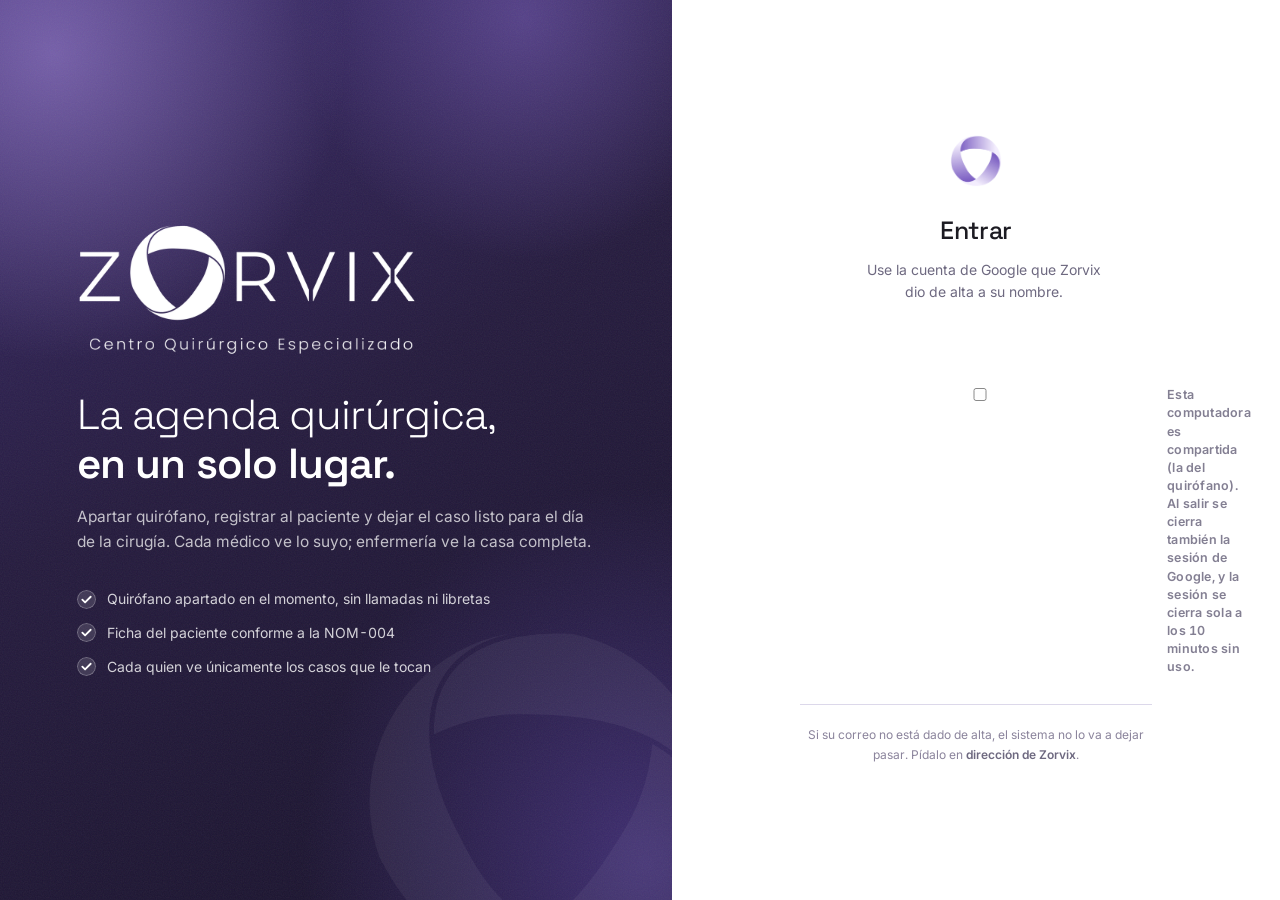
<file: cirugias/index.html>
<!DOCTYPE html>
<html lang="es">
<head>
<meta charset="utf-8">
<meta name="viewport" content="width=device-width, initial-scale=1, viewport-fit=cover">
<title>Zorvix · Cirugías</title>
<meta name="description" content="Agenda quirúrgica de Zorvix · Centro Quirúrgico Especializado">
<meta name="theme-color" content="#7B5DC2" media="(prefers-color-scheme: light)">
<meta name="theme-color" content="#16131F" media="(prefers-color-scheme: dark)">
<link rel="icon" type="image/png" href="../assets/zorvix-favicon.png">
<link rel="apple-touch-icon" href="../assets/zorvix-iso.png">
<link rel="preconnect" href="https://fonts.googleapis.com">
<link rel="preconnect" href="https://fonts.gstatic.com" crossorigin>
<link rel="preconnect" href="https://accounts.google.com">
<link rel="stylesheet" href="../zorvix-tokens.css">
<script>
/* Se fija el tema ANTES de pintar: si se hace abajo, se alcanza a ver el
   destello blanco antes de entrar en oscuro. */
(function(){
  var t=null; try{ t=localStorage.getItem('zorvix-tema'); }catch(e){}
  if(!t) t = matchMedia('(prefers-color-scheme: dark)').matches ? 'oscuro' : 'claro';
  document.documentElement.setAttribute('data-tema', t);
})();
</script>
<style>
/* ═══════════════════════════════════════════════════════════════════════
   ZORVIX · Sistema de diseño
   Los colores salen del logotipo, medidos pixel a pixel:
   morado #7B5DC2, carbón #4C4C4C. Todo lo demás se deriva de esos dos.
   ═══════════════════════════════════════════════════════════════════════ */
/* Los colores, tipos, radios y tiempos NO se definen aquí: vienen de
   ../zorvix-tokens.css, que es la única fuente de verdad de la marca para
   todo el ecosistema (portal, cirujanos, cirugías, expediente). Lo que sigue
   son sólo alias con los nombres que usa esta pantalla. */
:root{
  color-scheme: light;

  --morado-900:var(--zx-violeta-900); --morado-800:var(--zx-violeta-800);
  --morado-700:var(--zx-violeta-700); --morado-600:var(--zx-violeta-600);
  --morado-500:var(--zx-violeta-500); --morado-400:var(--zx-violeta-400);
  --morado-300:var(--zx-violeta-300); --morado-200:var(--zx-violeta-200);
  --morado-100:var(--zx-violeta-100); --morado-50:var(--zx-violeta-050);

  --tinta:var(--zx-txt); --tinta2:var(--zx-txt-2); --tinta3:var(--zx-txt-3);
  --papel:var(--zx-superficie); --papel-2:var(--zx-superficie-2); --fondo:var(--zx-lienzo);
  --linea:var(--zx-borde); --linea-2:var(--zx-superficie-2);

  --ok:var(--zx-ok-txt);      --ok-bg:var(--zx-ok-bg);      --ok-linea:var(--zx-ok);
  --alerta:var(--zx-alerta-txt); --alerta-bg:var(--zx-alerta-bg); --alerta-linea:var(--zx-alerta);
  --malo:var(--zx-error-txt); --malo-bg:var(--zx-error-bg);  --malo-linea:var(--zx-error);

  --r:var(--zx-r-tarjeta); --r-sm:var(--zx-r-control); --r-lg:var(--zx-r-cristal); --r-full:999px;
  --sombra-1:0 1px 2px rgba(28,27,34,.05);
  --sombra-2:0 1px 2px rgba(28,27,34,.05), 0 10px 26px -14px rgba(91,62,173,.26);
  --sombra-3:0 2px 4px rgba(28,27,34,.05), 0 24px 48px -20px rgba(91,62,173,.34);
  --anillo:0 0 0 3px rgba(123,95,199,.22);
  --transicion:var(--zx-rapido) var(--zx-suave);
}

/* El registro oscuro de la marca es negro con superficies traslúcidas; lo único
   que hay que traducir aquí son los estados, que en tokens sólo existen en claro. */
html[data-tema="oscuro"]{
  color-scheme: dark;
  --linea-2:rgba(255,255,255,.08);
  --ok:#B8EED9;     --ok-bg:rgba(150,225,200,.18);  --ok-linea:rgba(150,225,200,.34);
  --alerta:#FFEDC8; --alerta-bg:rgba(255,231,184,.18); --alerta-linea:rgba(255,231,184,.34);
  --malo:#FFD6D6;   --malo-bg:rgba(255,170,170,.18);  --malo-linea:rgba(255,170,170,.38);
  --sombra-1:0 1px 2px rgba(0,0,0,.5);
  --sombra-2:0 1px 2px rgba(0,0,0,.5), 0 10px 26px -14px rgba(0,0,0,.9);
  --sombra-3:0 2px 4px rgba(0,0,0,.5), 0 24px 48px -20px rgba(0,0,0,1);
  --anillo:0 0 0 3px rgba(198,180,240,.35);
}

*{box-sizing:border-box}
html,body{margin:0;padding:0;height:100%}
body{
  font:400 15px/1.55 var(--zx-texto);
  color:var(--tinta); background:var(--fondo);
  -webkit-font-smoothing:antialiased; -moz-osx-font-smoothing:grayscale;
  font-variant-numeric:tabular-nums;
  transition:background var(--transicion), color var(--transicion);
}
h1,h2,h3{margin:0;font-family:var(--zx-display);font-weight:500;letter-spacing:-.015em;color:var(--tinta)}
button{font:inherit}
a{color:var(--zx-txt-marca)}
::selection{background:var(--morado-200);color:var(--morado-900)}

/* ── Barra superior ──────────────────────────────────────────────────── */
#barra{
  position:sticky;top:0;z-index:30;
  background:var(--fondo);
  background:color-mix(in srgb, var(--fondo) 86%, transparent);
  backdrop-filter:saturate(180%) blur(14px); -webkit-backdrop-filter:saturate(180%) blur(14px);
  border-bottom:1px solid var(--linea);
  padding:0 20px; height:64px; display:flex; align-items:center; gap:14px;
}
#barra.oculto{display:none !important}
#marca{display:flex;align-items:center;gap:11px;min-width:0}
#marca img{height:26px;width:auto;display:block}
#marca .div{width:1px;height:20px;background:var(--linea);flex:none}
#marca .mod{
  font-family:var(--zx-display);font-size:12.5px;font-weight:400;letter-spacing:var(--zx-track-eyebrow);
  text-transform:uppercase;color:var(--tinta3);white-space:nowrap;
}
#quien{margin-left:auto;display:flex;align-items:center;gap:10px}
#quien-chip{
  display:flex;align-items:center;gap:9px;padding:5px 12px 5px 5px;
  border:1px solid var(--linea);border-radius:var(--r-full);background:var(--papel-2);
}
#quien-ini{
  width:28px;height:28px;border-radius:50%;flex:none;
  background:linear-gradient(140deg,var(--zx-violeta-500),var(--zx-violeta-800));
  color:#fff;font-size:12px;font-weight:600;display:grid;place-items:center;letter-spacing:.02em;
}
#quien-nom{font-size:13px;font-weight:600;line-height:1.1;white-space:nowrap}
#quien-rol{font-size:10.5px;line-height:1.1;color:var(--tinta3);text-transform:uppercase;letter-spacing:.08em}
#tema{
  width:36px;height:36px;flex:none;border-radius:var(--r-full);cursor:pointer;
  border:1px solid var(--linea);background:var(--papel-2);color:var(--tinta2);
  display:grid;place-items:center;transition:var(--transicion);
}
#tema:hover{border-color:var(--zx-borde-fuerte);color:var(--zx-txt-marca)}
#tema svg{width:17px;height:17px}
html[data-tema="oscuro"] #tema .sol{display:none}
html:not([data-tema="oscuro"]) #tema .luna{display:none}

/* ── Navegación por pestañas ─────────────────────────────────────────── */
#tabs{
  display:flex;gap:2px;margin:0 auto;padding:6px;
  background:var(--zx-acento-tenue);border:1px solid var(--linea-2);border-radius:var(--r-full);
  width:max-content;max-width:calc(100% - 40px);overflow-x:auto;scrollbar-width:none;
}
#tabs::-webkit-scrollbar{display:none}
.tab{
  padding:9px 20px;border-radius:var(--r-full);border:none;background:none;cursor:pointer;
  color:var(--tinta2);font-size:14px;font-weight:500;white-space:nowrap;
  transition:var(--transicion);
}
.tab:hover{color:var(--zx-txt-marca)}
.tab[aria-selected=true]{
  background:var(--papel);color:var(--zx-txt-marca);font-weight:600;box-shadow:var(--sombra-1);
}
#tabs-env{display:flex;justify-content:center;padding:20px 20px 4px}

main{max-width:1120px;margin:0 auto;padding:20px}

/* ── Tarjetas ────────────────────────────────────────────────────────── */
.tarjeta{
  position:relative;background:var(--papel);border:1px solid var(--linea);
  border-radius:var(--r-lg);box-shadow:var(--sombra-2);
  padding:26px 28px;margin-bottom:20px;
}
.tarjeta h2{font-size:19px;margin-bottom:6px;position:relative;padding-left:15px}
.tarjeta h2::before{
  content:"";position:absolute;left:0;top:.16em;bottom:.16em;width:3px;border-radius:2px;
  background:linear-gradient(180deg,var(--zx-grad-a),var(--zx-grad-b));
}
.sub{color:var(--tinta2);font-size:13.5px;margin:0 0 20px;padding-left:15px;max-width:64ch}
h3.grupo{
  font-size:11.5px;font-family:var(--zx-texto);font-weight:700;letter-spacing:.1em;text-transform:uppercase;
  color:var(--tinta3);margin:26px 0 12px;display:flex;align-items:center;gap:10px;
}
h3.grupo::after{content:"";flex:1;height:1px;background:var(--linea)}

/* ── Indicadores ─────────────────────────────────────────────────────── */
.kpis{display:grid;grid-template-columns:repeat(auto-fit,minmax(128px,1fr));gap:12px;margin:0 0 22px;padding-left:15px}
.kpi{
  border:1px solid var(--linea);border-radius:var(--r);padding:14px 16px;background:var(--papel-2);
}
.kpi b{display:block;font-family:var(--zx-display);font-size:30px;font-weight:500;line-height:1.1;letter-spacing:-.02em}
.kpi span{font-size:11.5px;text-transform:uppercase;letter-spacing:.07em;color:var(--tinta3);font-weight:600}
.kpi.ac b{color:var(--zx-txt-marca)} .kpi.ok b{color:var(--ok)} .kpi.wa b{color:var(--alerta)}

/* ── Controles ───────────────────────────────────────────────────────── */
.rejilla{display:grid;grid-template-columns:repeat(auto-fit,minmax(215px,1fr));gap:16px}
label{
  display:block;font-size:11.5px;font-weight:600;color:var(--tinta2);
  margin-bottom:7px;letter-spacing:.02em;
}
input,select,textarea{
  width:100%;padding:11px 13px;border:1px solid var(--linea);border-radius:var(--r-sm);
  font:inherit;font-size:14.5px;background:var(--papel);color:var(--tinta);
  transition:border-color var(--transicion), box-shadow var(--transicion);
}
input::placeholder{color:var(--tinta3)}
input:hover,select:hover,textarea:hover{border-color:var(--zx-borde-fuerte)}
input:focus,select:focus,textarea:focus{
  outline:none;border-color:var(--morado-500);box-shadow:var(--anillo);
}
input[readonly]{background:var(--fondo);color:var(--tinta2);cursor:default}
select{
  appearance:none;-webkit-appearance:none;padding-right:38px;cursor:pointer;
  background-image:url("data:image/svg+xml;utf8,<svg xmlns='http://www.w3.org/2000/svg' width='12' height='8' viewBox='0 0 12 8'><path d='M1 1.5 6 6.5 11 1.5' fill='none' stroke='%238E8799' stroke-width='1.8' stroke-linecap='round' stroke-linejoin='round'/></svg>");
  background-repeat:no-repeat;background-position:right 14px center;
}
textarea{min-height:80px;resize:vertical}

.btn{
  padding:11px 20px;border:1px solid transparent;border-radius:var(--r-sm);cursor:pointer;
  font-size:14px;font-weight:600;letter-spacing:.005em;color:#fff;
  background:linear-gradient(140deg,var(--zx-violeta-500),var(--zx-violeta-800));
  box-shadow:var(--zx-glow-boton);
  transition:var(--transicion);
}
.btn:hover{transform:translateY(-1px);box-shadow:var(--zx-glow-boton-hover)}
.btn:active{transform:translateY(0)}
.btn:disabled{opacity:.45;cursor:not-allowed;transform:none;box-shadow:none}
.btn.sec{
  background:var(--papel);color:var(--zx-txt-marca);border-color:var(--linea);box-shadow:var(--sombra-1);
}
.btn.sec:hover{border-color:var(--zx-borde-fuerte);background:var(--zx-hover)}
.btn.txt{background:none;border:none;color:var(--zx-txt-marca);text-decoration:underline;padding:4px;box-shadow:none}
.btn.oculto{display:none !important}
.fila{display:flex;gap:12px;flex-wrap:wrap;align-items:center;margin-top:22px}

/* ── Avisos y pastillas ──────────────────────────────────────────────── */
.aviso{
  display:flex;gap:10px;align-items:flex-start;
  padding:12px 15px;border-radius:var(--r-sm);font-size:13.5px;margin:12px 0;border:1px solid;
}
.aviso::before{
  content:"";width:16px;height:16px;flex:none;margin-top:1px;border-radius:50%;
  background:currentColor;opacity:.9;
  -webkit-mask:var(--ico) center/contain no-repeat; mask:var(--ico) center/contain no-repeat;
}
.aviso.ok{background:var(--ok-bg);border-color:var(--ok-linea);color:var(--ok);
  --ico:url("data:image/svg+xml;utf8,<svg xmlns='http://www.w3.org/2000/svg' viewBox='0 0 16 16'><path d='M8 0a8 8 0 100 16A8 8 0 008 0zm3.7 6.1-4.4 4.4a.8.8 0 01-1.1 0L4.3 8.6a.8.8 0 111.1-1.1l1.3 1.3 3.9-3.8a.8.8 0 111.1 1.1z'/></svg>")}
.aviso.warn{background:var(--alerta-bg);border-color:var(--alerta-linea);color:var(--alerta);
  --ico:url("data:image/svg+xml;utf8,<svg xmlns='http://www.w3.org/2000/svg' viewBox='0 0 16 16'><path d='M8 0a8 8 0 100 16A8 8 0 008 0zm.9 11.6a.9.9 0 11-1.8 0 .9.9 0 011.8 0zM8.8 4v4.2a.8.8 0 01-1.6 0V4a.8.8 0 011.6 0z'/></svg>")}
.aviso.malo{background:var(--malo-bg);border-color:var(--malo-linea);color:var(--malo);
  --ico:url("data:image/svg+xml;utf8,<svg xmlns='http://www.w3.org/2000/svg' viewBox='0 0 16 16'><path d='M8 0a8 8 0 100 16A8 8 0 008 0zm3 10a.8.8 0 01-1.1 1.1L8 9.1l-1.9 2A.8.8 0 015 10l1.9-2L5 6.1A.8.8 0 116.1 5L8 6.9 9.9 5A.8.8 0 0111 6.1L9.1 8z'/></svg>")}
.pastilla{
  display:inline-flex;align-items:center;gap:6px;padding:4px 11px;border-radius:var(--r-full);
  font-size:11px;font-weight:700;letter-spacing:.04em;text-transform:uppercase;
  background:var(--zx-acento-tenue);color:var(--zx-txt-marca);border:1px solid transparent;
}
.pastilla::before{content:"";width:5px;height:5px;border-radius:50%;background:currentColor}
.pastilla.warn{background:var(--alerta-bg);color:var(--alerta);border-color:var(--alerta-linea)}
.pastilla.ok{background:var(--ok-bg);color:var(--ok);border-color:var(--ok-linea)}

/* ── Listas de casos ─────────────────────────────────────────────────── */
.caso{
  position:relative;border:1px solid var(--linea);border-radius:var(--r);
  padding:15px 17px 15px 20px;margin-bottom:10px;cursor:pointer;background:var(--papel);
  transition:var(--transicion);overflow:hidden;
}
.caso::before{
  content:"";position:absolute;left:0;top:0;bottom:0;width:3px;
  background:linear-gradient(180deg,var(--zx-grad-a),var(--zx-grad-b));
  transform:scaleY(0);transform-origin:center;transition:transform var(--transicion);
}
.caso:hover{border-color:var(--zx-borde-fuerte);box-shadow:var(--sombra-2);transform:translateX(2px)}
.caso:hover::before{transform:scaleY(1)}
.caso .top{display:flex;justify-content:space-between;gap:12px;align-items:center;flex-wrap:wrap}
.caso .folio{
  font-family:var(--zx-mono);font-weight:500;color:var(--zx-txt-marca);
  font-size:12px;letter-spacing:.04em;
}
.caso .nom{font-weight:600;margin-top:5px;font-size:15px}
.caso .meta{color:var(--tinta2);font-size:13px;margin-top:3px}
/* El renglón que separa HOY de lo que sigue y de lo que ya pasó. No es
   decoración: sin él la lista vuelve a ser un listado de 38 fechas en el
   que hay que leer cada una para saber dónde empieza el día. */
.corte{
  display:flex;align-items:center;gap:12px;
  margin:22px 0 11px;padding-left:2px;
  font-size:11.5px;font-weight:700;letter-spacing:.07em;text-transform:uppercase;
  color:var(--tinta3);
}
.corte:first-child{margin-top:2px}
.corte::after{content:"";flex:1;height:1px;background:var(--linea)}
.corte.hoy{color:var(--zx-txt-marca)}
.corte.hoy::after{background:linear-gradient(90deg,var(--zx-grad-a),transparent)}

.vacio{
  color:var(--tinta3);text-align:center;padding:44px 16px 40px;font-size:14px;
  background:url("../assets/zorvix-iso.png") center 16px/44px no-repeat;
  padding-top:76px;opacity:.9;
}
html[data-tema="oscuro"] .vacio{background-image:url("../assets/zorvix-iso-blanco.png");opacity:.55}

table{width:100%;border-collapse:collapse;font-size:14px}
th,td{text-align:left;padding:11px 14px;border-bottom:1px solid var(--linea-2)}
tr:last-child th,tr:last-child td{border-bottom:none}
th{font-size:11px;color:var(--tinta3);text-transform:uppercase;letter-spacing:.07em;font-weight:700}
td{color:var(--tinta)}
.tabla-scroll{overflow-x:auto;border:1px solid var(--linea);border-radius:var(--r);background:var(--papel-2)}

/* ── Pantalla de entrada ─────────────────────────────────────────────── */
#pantalla-entrada{
  position:fixed;inset:0;z-index:40;display:grid;grid-template-columns:1.05fr .95fr;
  max-width:none;margin:0;padding:0;
}
#pantalla-entrada.oculto{display:none !important}
#lienzo{
  position:relative;overflow:hidden;display:flex;flex-direction:column;
  justify-content:center;padding:clamp(32px,6vw,80px);color:#fff;
  background:
    radial-gradient(70% 55% at 8% 6%,  rgba(167,139,224,.55) 0%, transparent 62%),
    radial-gradient(85% 70% at 96% 96%, rgba(75,54,136,.75)  0%, transparent 60%),
    radial-gradient(55% 45% at 78% 2%,  rgba(142,111,214,.40) 0%, transparent 60%),
    linear-gradient(152deg,#3A2A6B 0%,#241A3D 46%,#17112A 100%);
}
#lienzo::after{  /* grano finísimo: quita el aspecto plástico del degradado */
  content:"";position:absolute;inset:0;pointer-events:none;opacity:.16;
  background-image:url("data:image/svg+xml;utf8,<svg xmlns='http://www.w3.org/2000/svg' width='120' height='120'><filter id='n'><feTurbulence type='fractalNoise' baseFrequency='.85' numOctaves='3'/></filter><rect width='120' height='120' filter='url(%23n)' opacity='.5'/></svg>");
}
#aureola{
  position:absolute;width:min(46vh,360px);aspect-ratio:1;right:-7%;bottom:-9%;
  background:url("../assets/zorvix-iso-blanco.png") center/contain no-repeat;
  opacity:.055;animation:gira 110s linear infinite;pointer-events:none;
}
@keyframes gira{to{transform:rotate(360deg)}}
#lienzo .contenido{position:relative;z-index:1;max-width:520px}
#lienzo img{width:min(340px,72%);height:auto;display:block;margin-bottom:34px}
#lienzo h1{
  font-family:var(--zx-display);font-size:clamp(28px,3.4vw,42px);font-weight:300;
  line-height:1.18;letter-spacing:-.02em;color:#fff;margin-bottom:16px;
}
#lienzo h1 b{font-weight:600}
#lienzo p{color:rgba(255,255,255,.72);font-size:15.5px;line-height:1.6;margin:0}
#lienzo ul{list-style:none;padding:0;margin:34px 0 0;display:grid;gap:12px}
#lienzo li{
  display:flex;gap:11px;align-items:center;color:rgba(255,255,255,.80);font-size:14px;
}
#lienzo li::before{
  content:"";width:19px;height:19px;flex:none;border-radius:50%;
  background:rgba(255,255,255,.13);
  box-shadow:inset 0 0 0 1px rgba(255,255,255,.26);
  background-image:url("data:image/svg+xml;utf8,<svg xmlns='http://www.w3.org/2000/svg' viewBox='0 0 20 20'><path d='M5.6 10.2l2.9 2.9 5.9-6' fill='none' stroke='white' stroke-width='1.9' stroke-linecap='round' stroke-linejoin='round'/></svg>");
  background-repeat:no-repeat;background-position:center;background-size:19px;
}
#acceso{
  display:flex;flex-direction:column;justify-content:center;align-items:center;
  padding:clamp(28px,5vw,64px);background:var(--papel);
}
#acceso .caja{width:100%;max-width:352px;text-align:center}
#acceso .iso{width:52px;height:52px;margin:0 auto 24px;display:block}
html[data-tema="oscuro"] #acceso .iso{content:url("../assets/zorvix-iso-blanco.png")}
#acceso h2{font-size:25px;font-weight:500;margin-bottom:9px}
#acceso p.sub{margin:0 auto 24px;color:var(--tinta2);font-size:14px;max-width:30ch}
#boton-google{display:flex;justify-content:center;min-height:44px}
#acceso .pie{
  margin-top:28px;padding-top:20px;border-top:1px solid var(--linea);
  font-size:12px;color:var(--tinta3);line-height:1.65;
}
#acceso .pie b{color:var(--tinta2);font-weight:600}

/* ── Capa de carga ───────────────────────────────────────────────────── */
#cargando{
  position:fixed;inset:0;z-index:60;display:none;align-items:center;justify-content:center;
  background:rgba(237,235,243,.72);
  background:color-mix(in srgb, var(--fondo) 72%, transparent);
  backdrop-filter:blur(3px);-webkit-backdrop-filter:blur(3px);
}
#cargando.on{display:flex}
#cargando .anillo{
  width:46px;height:46px;border-radius:50%;
  border:3px solid var(--zx-pista);border-top-color:var(--zx-txt-marca);
  animation:vuelta .75s linear infinite;
}
@keyframes vuelta{to{transform:rotate(360deg)}}

.oculto{display:none !important}

/* ── Adaptación ──────────────────────────────────────────────────────── */
@media (max-width:900px){
  #pantalla-entrada{grid-template-columns:1fr;grid-template-rows:auto 1fr;overflow-y:auto}
  #lienzo{padding:36px 28px 40px;min-height:auto}
  #lienzo img{width:200px;margin-bottom:22px}
  #lienzo ul{display:none}
  #lienzo h1{font-size:26px}
  #aureola{width:300px;right:-90px;bottom:-110px}
}
@media (max-width:620px){
  #barra{padding:0 14px;height:58px;gap:10px}
  #marca img{height:22px}
  #marca .div,#marca .mod{display:none}
  #quien-chip{padding:4px;border:none;background:none}
  #quien-nom,#quien-rol{display:none}
  #tabs-env{padding:14px 14px 0}
  #tabs{width:100%;max-width:none;justify-content:flex-start}
  main{padding:14px}
  .tarjeta{padding:20px 18px;border-radius:var(--r)}
    .fila .btn{flex:1;min-width:140px;justify-content:center}
}
@media (prefers-reduced-motion:reduce){
  *,*::before,*::after{animation-duration:.01ms !important;animation-iteration-count:1 !important;
    transition-duration:.01ms !important}
  .caso:hover{transform:none}
  .btn:hover{transform:none}
}
/* ── COMPUTADORA COMPARTIDA ────────────────────────────────────
   Sólo se enciende en la computadora del quirófano. */
#cinta-compartida{display:none;align-items:center;gap:10px;padding:7px 16px;
  background:#4c2a86;color:#fff;font-size:13px}
#cinta-compartida.on{display:flex}
#cinta-compartida b{font-weight:700}
#cinta-compartida .crece{flex:1}
#cinta-compartida button{background:#fff;color:#4c2a86;border:0;border-radius:6px;
  padding:4px 11px;font:inherit;font-weight:700;cursor:pointer}
#cinta-inactividad{position:fixed;left:0;right:0;bottom:0;z-index:2147483000;display:none;
  align-items:center;gap:14px;padding:13px 18px;background:#8a1c1c;color:#fff;font-size:14px;
  box-shadow:0 -4px 18px rgba(0,0,0,.25)}
#cinta-inactividad.on{display:flex}
#cinta-inactividad .crece{flex:1}
#cinta-inactividad button{background:#fff;color:#8a1c1c;border:0;border-radius:6px;
  padding:7px 16px;font:inherit;font-weight:700;cursor:pointer}
.opcion-compartida{margin-top:16px;font-size:12.5px;opacity:.85;
  display:flex;gap:8px;align-items:flex-start;text-align:left;line-height:1.45}
.opcion-compartida input{margin-top:2px;flex:none}
</style>
</head>
<body>

<div id="cargando" role="status" aria-live="polite" aria-label="Cargando"><div class="anillo"></div></div>

<!-- ── Barra ──────────────────────────────────────────────────────────── -->
<div id="barra" class="oculto">
  <div id="marca">
    <img src="../assets/zorvix-marca.png" alt="Zorvix · Centro Quirúrgico Especializado" id="marca-img">
    <span class="div"></span>
    <span class="mod">Cirugías</span>
  </div>
  <div id="quien">
    <button id="tema" type="button" title="Cambiar entre claro y oscuro" aria-label="Cambiar tema">
      <svg class="sol" viewBox="0 0 24 24" fill="none" stroke="currentColor" stroke-width="2" stroke-linecap="round">
        <circle cx="12" cy="12" r="4.2"/><path d="M12 2.5v2M12 19.5v2M2.5 12h2M19.5 12h2M5.2 5.2l1.4 1.4M17.4 17.4l1.4 1.4M18.8 5.2l-1.4 1.4M6.6 17.4l-1.4 1.4"/>
      </svg>
      <svg class="luna" viewBox="0 0 24 24" fill="none" stroke="currentColor" stroke-width="2" stroke-linecap="round" stroke-linejoin="round">
        <path d="M20.5 14.3A8.6 8.6 0 019.7 3.5a8.6 8.6 0 1010.8 10.8z"/>
      </svg>
    </button>
    <div id="quien-chip">
      <span id="quien-ini"></span>
      <span>
        <span id="quien-nom"><span id="quien-txt"></span></span>
        <span id="quien-rol"></span>
      </span>
    </div>
    <button class="btn sec oculto" id="salir" type="button">Salir</button>
  </div>
</div>

<!-- Sólo en la computadora compartida: quién está dentro, a la vista. -->
<div id="cinta-compartida">
  <span>Trabajando como <b id="cinta-quien">—</b></span>
  <span class="crece"></span>
  <span>¿No es usted?</span>
  <button type="button" id="cinta-salir">Salir</button>
</div>

<!-- ── Entrada ────────────────────────────────────────────────────────── -->
<div id="pantalla-entrada">
  <div id="lienzo">
    <div id="aureola"></div>
    <div class="contenido">
      <img src="../assets/zorvix-logo-blanco.png" alt="Zorvix · Centro Quirúrgico Especializado">
      <h1>La agenda quirúrgica,<br><b>en un solo lugar.</b></h1>
      <p>Apartar quirófano, registrar al paciente y dejar el caso listo para el día
         de la cirugía. Cada médico ve lo suyo; enfermería ve la casa completa.</p>
      <ul>
        <li>Quirófano apartado en el momento, sin llamadas ni libretas</li>
        <li>Ficha del paciente conforme a la NOM-004</li>
        <li>Cada quien ve únicamente los casos que le tocan</li>
      </ul>
    </div>
  </div>

  <div id="acceso">
    <div class="caja">
      <img class="iso" src="../assets/zorvix-iso.png" alt="">
      <h2>Entrar</h2>
      <p class="sub">Use la cuenta de Google que Zorvix dio de alta a su nombre.</p>
      <div id="boton-google"></div>
      <div id="entrada-error"></div>
      <label class="opcion-compartida">
        <input type="checkbox" id="chk-compartida">
        <span>Esta computadora es compartida (la del quirófano). Al salir se cierra
        también la sesión de Google, y la sesión se cierra sola a los
        <span id="min-inactividad">10</span> minutos sin uso.</span>
      </label>
      <div class="pie">
        Si su correo no está dado de alta, el sistema no lo va a dejar pasar.
        Pídalo en <b>dirección de Zorvix</b>.
      </div>
    </div>
  </div>
</div>

<!-- ── Aplicación ─────────────────────────────────────────────────────── -->
<div id="app" class="oculto">
  <div id="tabs-env"><div id="tabs" role="tablist"></div></div>
  <main>
    <div id="aviso-credenciales"></div>

    <!-- Mi agenda -->
    <section id="vista-agenda" class="vista">
      <div class="tarjeta">
        <h2>Casos</h2>
        <p class="sub" id="agenda-sub"></p>
        <div id="agenda-kpis" class="kpis"></div>
        <div id="lista-casos"></div>
      </div>
    </section>

    <!-- Reservar -->
    <section id="vista-reservar" class="vista oculto">
      <div class="tarjeta">
        <h2>Reservar tiempo quirúrgico</h2>
        <p class="sub">El espacio queda apartado en cuanto se guarda. Se libera solo si nadie lo confirma.</p>
        <div class="rejilla">
          <!-- UNA SOLA LISTA, NO DOS.
               Aquí había un desplegable de UN procedimiento, y abajo, en
               «Cotización», una lista donde sí se podían marcar varios. El
               resultado: se cotizaba una lipo + una mastopexia, pero el CASO
               se quedaba con una sola, y ésa era la que acababa impresa en la
               hoja frontal, en la preoperatoria y en la lista de
               verificación. Una cirugía de dos tiempos quedaba asentada como
               si hubiera sido una.

               Ahora se marcan abajo, una sola vez, y esa misma selección es
               la del caso Y la de la cotización. Aquí sólo se ve qué lleva. -->
          <div style="grid-column:1/-1">
            <label>Procedimientos del caso</label>
            <div id="r-proc-elegidos"></div>
          </div>
           <!-- Zorvix no opera solo cirugia plastica. El catalogo de paquetes
                es de precios, no de lo que cabe en el quirofano: amarrarle la
                agenda dejaba fuera todo lo demas. Aqui se escribe. -->
           <div id="r-otro-caja">
             <label for="r-proc-otro">Procedimiento fuera del catálogo</label>
             <input id="r-proc-otro" maxlength="120"
                    placeholder="Histeroscopia diagnóstica"></div>
           <div id="r-precio-caja">
             <label for="r-proc-precio">Precio de ese procedimiento</label>
             <input type="number" id="r-proc-precio" min="0" step="100"
                    inputmode="numeric" placeholder="18500"></div>
          <div><label>Quirófano</label><select id="r-quirofano"></select></div>
          <div><label>Fecha</label><input type="date" id="r-fecha"></div>
          <div><label>Hora de inicio</label><input type="time" id="r-hora" step="900"></div>
          <div><label>Duración estimada (min)</label><input type="number" id="r-duracion" min="30" step="15" value="120"></div>
          <div><label>Tipo de anestesia</label>
            <select id="r-anestesia">
              <option value="">—</option><option>General</option><option>Regional</option>
              <option>Sedación</option><option>Local</option>
            </select></div>
          <div><label>Cirujano *</label><input id="r-cirujano" placeholder="correo@gmail.com"></div>
          <div><label>Anestesiólogo</label><input id="r-anestesiologo" placeholder="correo@gmail.com"></div>
        </div>
        <div id="r-aviso-medicos"></div>
        <div id="r-aviso-papeles"></div>
        <div class="fila"><button class="btn sec" id="r-ver" type="button">Ver qué está ocupado</button></div>
        <div id="r-ocupado"></div>
      </div>

      <div class="tarjeta">
        <h2>Procedimientos y cotización</h2>
        <p class="sub">Marque aquí todo lo que se va a hacer: esta lista es la del caso y la del precio. El procedimiento más caro va al 100% de lista; del segundo en adelante, 50%. La noche de cama se cobra una sola vez.</p>
        <div class="fila" style="margin:0 0 12px">
          <input id="r-filtro-proc" placeholder="Filtrar procedimientos" style="flex:1;min-width:220px">
          <label style="display:flex;align-items:center;gap:8px;white-space:nowrap">Noches
            <input type="number" id="r-noches" min="0" max="14" step="1" style="width:84px">
          </label>
          <button class="btn sec" id="r-limpiar-proc" type="button">Limpiar</button>
        </div>
        <div id="r-procs" class="tabla-scroll" style="max-height:250px;overflow:auto"></div>
        <div id="r-cotiza"></div>
      </div>

      <div class="tarjeta">
        <h2>Paciente</h2>
        <p class="sub">Con estos cuatro datos basta para cerrar el compromiso. La ficha completa la termina Zorvix.</p>
        <div class="fila" style="margin:0 0 16px">
          <input id="r-buscar" placeholder="Buscar paciente ya registrado (nombre o teléfono)" style="flex:1;min-width:220px">
          <button class="btn sec" id="r-buscar-btn" type="button">Buscar</button>
        </div>
        <div id="r-resultados"></div>
        <div class="rejilla" id="r-nuevo">
          <div><label>Nombre completo</label><input id="p-nombre"></div>
          <div><label>Fecha de nacimiento</label><input type="date" id="p-nacimiento"></div>
          <div><label>Teléfono</label><input id="p-telefono" inputmode="tel"></div>
          <div><label>Correo</label><input id="p-correo" type="email"></div>
        </div>
        <div id="r-elegido"></div>
        <div class="fila">
          <button class="btn" id="r-guardar" type="button">Apartar el espacio</button>
          <span id="r-msg"></span>
        </div>
      </div>
    </section>

    <!-- Pendientes -->
    <section id="vista-pendientes" class="vista oculto">
      <div class="tarjeta">
        <h2>Credenciales pendientes</h2>
        <p class="sub">Casos apartados a nombre de un médico al que le faltan documentos. El espacio
          está apartado, pero el caso no se puede confirmar hasta que su expediente esté completo;
          si no llegan, el apartado vence y el quirófano se libera solo.</p>
        <div id="p-credenciales"></div>
      </div>
      <div class="tarjeta">
        <h2>Fichas incompletas</h2>
        <p class="sub">Pacientes con cirugía apartada a los que les falta la ficha de identificación.</p>
        <div id="p-ficha"></div>
      </div>
      <div class="tarjeta">
        <h2>Apartados vencidos</h2>
        <p class="sub">Nadie los confirmó y están ocupando quirófano.</p>
        <div id="p-preaparto"></div>
      </div>
      <div class="tarjeta">
        <h2>Sin valoración preanestésica</h2>
        <p class="sub">Casos que todavía no tienen la valoración que pide la NOM-006.</p>
        <div id="p-preanestesica"></div>
      </div>
    </section>

    <!-- Cotizar para mandarle el precio al paciente.

         Esto NO aparta quirófano ni crea paciente: es la cotización que se
         manda para que la persona decida. Cuando dice que sí, se aparta por
         «Reservar» como siempre. Por eso aquí no hay fecha ni quirófano:
         pedirlos obligaría a decidir la agenda antes de saber si hay venta. -->
    <section id="vista-cotizar" class="vista oculto">
      <div class="tarjeta">
        <h2>Cotizar para mandar</h2>
        <p class="sub">Arma el precio y sale una liga que el paciente abre desde su celular,
          más la hoja para imprimir. No aparta quirófano ni da de alta al paciente.</p>

        <div class="rejilla">
          <div><label for="q-paciente">A nombre de *</label>
            <input id="q-paciente" maxlength="120" placeholder="Nombre completo del paciente"></div>
          <div><label for="q-tel">Celular (para mandarla por WhatsApp)</label>
            <input id="q-tel" inputmode="tel" maxlength="20" placeholder="55 1234 5678"></div>
          <!-- La primera cirugía de un invitado se cotiza ANTES de darlo de
               alta: el precio va antes que el papeleo. Por eso el nombre se
               puede escribir a mano. Si el correo ya está en el padrón, manda
               el padrón y lo que se teclee aquí se ignora. -->
          <div id="q-cirujano-caja"><label for="q-cirujano">Correo del cirujano</label>
            <input id="q-cirujano" placeholder="correo@gmail.com"></div>
          <div><label for="q-cirujano-nombre">Nombre del cirujano</label>
            <input id="q-cirujano-nombre" maxlength="120"
                   placeholder="Sólo si todavía no está en el padrón"></div>
          <div><label for="q-noches">Noches de hospitalización</label>
            <input type="number" id="q-noches" min="0" max="14" step="1" placeholder="0"></div>
        </div>

        <h3 class="grupo">Del catálogo</h3>
        <div class="fila" style="margin:0 0 12px">
          <input id="q-filtro" placeholder="Filtrar procedimientos" style="flex:1;min-width:220px">
        </div>
        <div id="q-procs" class="tabla-scroll" style="max-height:230px;overflow:auto"></div>

        <h3 class="grupo">Fuera del catálogo</h3>
        <p class="sub">El tarifario es de cirugía plástica. Lo que traiga un cirujano de otra
          especialidad se escribe aquí con su precio, y se cobra tal cual: la regla del 50%
          corre sólo entre los del catálogo.</p>
        <div id="q-libres"></div>
        <div class="fila">
          <button class="btn sec" id="q-mas" type="button">Agregar otro procedimiento</button>
        </div>

        <div id="q-previa"></div>

        <div class="fila">
          <button class="btn" id="q-emitir" type="button">Emitir la cotización</button>
          <button class="btn sec" id="q-limpiar" type="button">Limpiar</button>
          <span id="q-msg"></span>
        </div>

        <div id="q-resultado" class="oculto"></div>
      </div>

      <div class="tarjeta">
        <h2>Cotizaciones emitidas</h2>
        <p class="sub">Para volver a mandar una liga o ver en cuánto quedó.</p>
        <div id="q-lista"></div>
      </div>
    </section>

    <!-- Ficha del paciente -->
    <section id="vista-ficha" class="vista oculto">
      <div class="tarjeta">
        <h2 id="f-titulo">Ficha de identificación</h2>
        <p class="sub">Los campos marcados son los que la NOM-004 pide en la hoja frontal. La ficha se marca
          completa sola cuando ya no falta ninguno.</p>
        <div id="f-estado"></div>
        <div class="fila" style="margin:4px 0 2px">
          <button class="btn sec" id="f-consultorio" type="button">Traer datos del consultorio</button>
          <span class="meta">Sólo sus pacientes. Llena la pantalla; usted revisa y guarda.</span>
        </div>
        <div id="f-cons-caja"></div>
        <div class="rejilla">
          <div><label>Nombre completo *</label><input id="f-Nombre_Completo"></div>
          <div><label>Fecha de nacimiento *</label><input type="date" id="f-Fecha_Nacimiento"></div>
          <div><label>Sexo *</label><select id="f-Sexo"><option value=""></option><option>Femenino</option><option>Masculino</option></select></div>
          <div><label>CURP *</label><input id="f-CURP" maxlength="18" style="text-transform:uppercase"></div>
          <div><label>Teléfono *</label><input id="f-Telefono" inputmode="tel"></div>
          <div><label>Correo</label><input id="f-Correo" type="email"></div>
          <div><label>Calle y número *</label><input id="f-Calle_Numero"></div>
          <div><label>Colonia *</label><input id="f-Colonia"></div>
          <div><label>Alcaldía o municipio</label><input id="f-Alcaldia_Municipio"></div>
          <div><label>CP *</label><input id="f-CP" inputmode="numeric"></div>
          <div><label>Estado civil</label><input id="f-Estado_Civil"></div>
          <div><label>Ocupación</label><input id="f-Ocupacion"></div>
        </div>
        <h3 class="grupo">Contacto de urgencia</h3>
        <div class="rejilla">
          <div><label>Nombre *</label><input id="f-Contacto_Urgencia_Nombre"></div>
          <div><label>Parentesco</label><input id="f-Contacto_Urgencia_Parentesco"></div>
          <div><label>Teléfono *</label><input id="f-Contacto_Urgencia_Telefono" inputmode="tel"></div>
        </div>
        <h3 class="grupo">Datos que se usan en quirófano</h3>
        <div class="rejilla">
          <div><label>Grupo sanguíneo</label>
            <select id="f-Grupo_Sanguineo"><option value=""></option>
              <option>O+</option><option>O-</option><option>A+</option><option>A-</option>
              <option>B+</option><option>B-</option><option>AB+</option><option>AB-</option>
              <option>Se desconoce</option></select></div>
          <div><label>¿Tiene alergias?</label>
            <select id="f-Alergias_Tiene"><option value=""></option><option>No</option>
              <option>Si</option><option>Se desconoce</option></select></div>
          <div style="grid-column:1/-1"><label>¿Cuáles?</label><input id="f-Alergias_Cuales"
            placeholder="Si no se interrogó, déjelo vacío. Nunca escriba «ninguna» por omisión."></div>
        </div>
        <div class="fila">
          <button class="btn" id="f-guardar" type="button">Guardar ficha</button>
          <button class="btn sec" id="f-volver" type="button">Volver</button>
          <span id="f-msg"></span>
        </div>
      </div>
    </section>

    <!-- Detalle del caso -->
    <section id="vista-caso" class="vista oculto">
      <div class="tarjeta">
        <h2 id="c-titulo">Caso</h2>
        <p class="sub" id="c-sub"></p>
        <div id="c-detalle"></div>

        <!-- Cambiar al anestesiologo del caso.

             El anestesiologo no es un dato informativo: es la llave con la que
             el expediente decide quien puede abrir el caso. Los turnos se
             mueven seguido y hasta hoy eso obligaba a editar la base a mano;
             el dia que el correo se escribio mal, el caso quedo en manos de
             otra persona. Aqui se elige del padron, nunca se teclea. -->
        <div id="c-anest" class="oculto" style="margin-top:12px">
          <div class="fila">
            <button class="btn sec" id="c-anest-abrir" type="button">Cambiar anestesiólogo</button>
            <span id="c-anest-msg"></span>
          </div>
          <div id="c-anest-caja" class="oculto" style="margin-top:8px">
            <div class="rejilla">
              <div style="grid-column:1/-1">
                <label for="c-anest-sel">Anestesiólogo del caso</label>
                <select id="c-anest-sel"><option value="">— por definir —</option></select>
              </div>
            </div>
            <div class="fila">
              <button class="btn" id="c-anest-ok" type="button">Guardar el cambio</button>
              <button class="btn sec" id="c-anest-no" type="button">Mejor no</button>
            </div>
          </div>
        </div>

        <!-- Valoración prequirúrgica.

             Estas columnas existían en la hoja Casos desde el principio y el
             expediente ya sabía heredarlas: la nota preoperatoria, la lista de
             verificación y la preanestésica las leen de aquí. Lo que faltaba era
             la pantalla que las escribiera, así que salían en blanco en cada
             nota y el médico las recapturaba a mano en cada documento. Se
             asientan una vez, aquí, y de aquí las jala todo el expediente. -->
        <div id="c-preq" class="oculto">
          <h3 class="grupo">Sitio quirúrgico · lo asienta el cirujano</h3>
          <div class="rejilla">
            <div><label>Lateralidad</label>
              <select id="q-Lateralidad"><option value=""></option>
                <option>Derecha</option><option>Izquierda</option><option>Bilateral</option>
                <option>Línea media</option><option>No aplica</option></select></div>
            <div><label>¿Requiere marcaje de sitio?</label>
              <select id="q-Marcaje_Sitio_Requerido"><option value=""></option>
                <option>Si</option><option>No</option></select></div>
          </div>

          <h3 class="grupo">Valoración preanestésica · la asienta anestesiología</h3>
          <div class="rejilla">
            <div><label>Peso (kg)</label><input type="number" step="0.1" min="0" id="q-Peso_Kg" inputmode="decimal"></div>
            <div><label>Talla (cm)</label><input type="number" step="0.1" min="0" id="q-Talla_Cm" inputmode="decimal"></div>
            <div><label>IMC</label><input id="q-IMC" readonly placeholder="se calcula"></div>
            <div><label>ASA</label>
              <select id="q-ASA"><option value=""></option>
                <option>I</option><option>II</option><option>III</option>
                <option>IV</option><option>V</option><option>VI</option></select></div>
            <div><label>Tabaquismo</label>
              <select id="q-Tabaquismo"><option value=""></option>
                <option>No</option><option>Si</option><option>Ex-fumador</option></select></div>
            <div><label>Anticoagulantes</label>
              <select id="q-Anticoagulantes"><option value=""></option>
                <option>No</option><option>Si</option></select></div>
            <div><label>Suspenderlos desde</label><input type="date" id="q-Suspension_Indicada_Desde"></div>
            <div><label>¿Embarazo descartado?</label>
              <select id="q-Embarazo_Descartado"><option value=""></option>
                <option>Si</option><option>No</option><option>No aplica</option></select></div>
            <div><label>Puntaje Caprini</label><input type="number" min="0" step="1" id="q-Caprini_Puntaje" inputmode="numeric"></div>
            <div><label>Riesgo tromboembólico</label><input id="q-Riesgo_TVP" readonly placeholder="se calcula del puntaje"></div>
            <div style="grid-column:1/-1"><label>Comorbilidades</label>
              <input id="q-Comorbilidades"
                placeholder="Si no se interrogó, déjelo vacío. Nunca escriba «ninguna» por omisión."></div>
            <div style="grid-column:1/-1"><label>Tromboprofilaxis indicada</label>
              <input id="q-Profilaxis_Indicada" placeholder="Qué, a qué dosis y desde cuándo."></div>
          </div>

          <h3 class="grupo">Internamiento</h3>
          <div class="rejilla">
            <div><label>Cama asignada</label><input id="q-Cama_Asignada"></div>
            <div><label>Noches estimadas</label><input type="number" min="0" step="1" id="q-Noches_Estimadas"></div>
          </div>
          <p class="sub" style="margin:12px 0 0">Cambiar la cama revalida que esté libre en ese horario; si ya está
            ocupada, el guardado se rechaza y nada se escribe.</p>

          <div class="fila">
            <button class="btn" id="q-guardar" type="button">Guardar la valoración</button>
            <label style="display:flex;align-items:center;gap:7px;margin:0;font-weight:400;
                          font-size:13.5px;text-transform:none;letter-spacing:0">
              <input type="checkbox" id="q-realizada" style="width:auto;padding:0">
              Dar por realizada la valoración preanestésica</label>
            <span id="q-msg"></span>
          </div>
        </div>

        <!-- Cotización del caso.

             Lo que se opera no siempre es lo que se programó: el paciente llega
             a una blefaroplastia y antes de entrar decide también un implante de
             mentón. Aquí se agrega, el caso se recalcula completo —el más caro
             siempre al 100%— y se ve la diferencia a cobrar. El ajuste de precio
             vive aquí mismo, cerrado por rol y con motivo obligatorio: el precio
             del quirófano es ingreso de Zorvix, no del cirujano que lo renta. -->
        <div id="c-cotiza-caja" class="oculto">
          <h3 class="grupo">Cotización</h3>
          <div id="c-cotiza"></div>
          <div class="fila">
            <button class="btn sec oculto" id="c-recotizar" type="button">Agregar o cambiar procedimientos</button>
            <button class="btn sec oculto" id="c-ajustar" type="button">Ajustar el precio</button>
          </div>

          <div id="c-recotiza-caja" class="oculto">
            <div class="fila" style="margin:0 0 12px">
              <input id="c-filtro-proc" placeholder="Filtrar procedimientos" style="flex:1;min-width:220px">
              <label style="display:flex;align-items:center;gap:8px;white-space:nowrap">Noches
                <input type="number" id="c-noches" min="0" max="14" step="1" style="width:84px"></label>
            </div>
            <div id="c-procs" class="tabla-scroll" style="max-height:230px;overflow:auto"></div>

            <!-- En Zorvix no sólo se opera cirugía plástica, y el catálogo es de
                 precios de cirugía plástica. Lo que no está en la lista se
                 escribe aquí con su precio, igual que en la reserva. Si el caso
                 ya traía uno, estos dos campos vienen cargados: la recotización
                 recalcula el caso COMPLETO, así que dejarlos vacíos lo borraría. -->
            <div class="rejilla" style="margin-top:12px">
              <div style="grid-column:1/-1">
                <label>Procedimiento fuera del catálogo</label>
                <input id="c-proc-otro" placeholder="Como debe aparecer en la cotización"></div>
              <div><label>Precio de ese procedimiento ($)</label>
                <input type="number" id="c-proc-precio" min="0" step="100" placeholder="0"></div>
            </div>

            <div id="c-previa"></div>
            <div class="fila">
              <button class="btn" id="c-recotiza-ok" type="button">Guardar la nueva cotización</button>
              <button class="btn sec" id="c-recotiza-no" type="button">Cancelar</button>
              <span id="c-recotiza-msg"></span>
            </div>
          </div>

          <div id="c-ajuste-caja" class="oculto" style="margin-top:12px">
            <div class="rejilla">
              <div><label>Descuento o sobreprecio ($)</label>
                <input type="number" id="c-ajuste-monto" step="100" placeholder="en negativo = descuento"></div>
              <div><label>…o en porcentaje (%)</label>
                <input type="number" id="c-ajuste-pct" step="1" placeholder="en negativo = descuento"></div>
              <div style="grid-column:1/-1"><label>Motivo *</label>
                <input id="c-ajuste-motivo" placeholder="Queda asentado con su nombre y la hora."></div>
            </div>
            <div class="fila">
              <button class="btn" id="c-ajuste-ok" type="button">Aplicar el ajuste</button>
              <button class="btn sec" id="c-ajuste-no" type="button">Cancelar</button>
              <span id="c-ajuste-msg"></span>
            </div>
          </div>
        </div>

        <div class="fila">
          <button class="btn sec" id="c-ficha" type="button">Abrir ficha del paciente</button>
          <button class="btn sec" id="c-expediente" type="button">Abrir expediente</button>
          <button class="btn sec" id="c-confirmar" type="button">Confirmar el caso</button>
          <button class="btn sec" id="c-cancelar" type="button">Cancelar la cirugía</button>
          <button class="btn sec" id="c-volver" type="button">Volver</button>
          <span id="c-msg"></span>
        </div>

        <!-- La cancelación pide motivo antes de tocar nada: es lo único que va
             a quedar explicando el hueco en la agenda. -->
        <div class="fila oculto" id="c-cancelar-caja" style="flex-direction:column;align-items:stretch;gap:8px">
          <label for="c-cancelar-motivo">Por qué se cancela — mínimo 10 caracteres</label>
          <textarea id="c-cancelar-motivo" rows="2"
            placeholder="El paciente la pospuso, no llegaron los estudios, se dio de baja…"></textarea>
          <div class="fila">
            <button class="btn sec" id="c-cancelar-ok" type="button">Sí, cancelar la cirugía</button>
            <button class="btn sec" id="c-cancelar-no" type="button">Mejor no</button>
          </div>
        </div>
      </div>
    </section>
  </main>
</div>

<div id="cinta-inactividad">
  <span class="crece">Nadie ha usado esta pantalla en un rato. La sesión se cierra en
    <b id="cuenta-inactividad">60</b> s. <b>Guarde lo que lleve escrito.</b></span>
  <button type="button" id="sigo-aqui">Sigo aquí</button>
</div>

<script src="https://accounts.google.com/gsi/client" async defer></script>
<script>
/* ===========================================================================
   AltaZorvix — frontend del módulo `cirugias`

   DOS COSAS QUE NO SE PUEDEN CAMBIAR SIN ROMPER LA APP:

   1. credentials:'omit' en TODA llamada al backend. Con varias cuentas de
      Google abiertas, Google redirige /macros/s/.../exec a /macros/u/<N>/s/…
      y devuelve 404. Verificado: con omit responde 200, sin omit da 404.

   2. Content-Type 'text/plain'. Con application/json el navegador manda un
      preflight OPTIONS que Apps Script no contesta, y la llamada muere en CORS.
      Apps Script recibe el cuerpo igual en e.postData.contents.
   =========================================================================== */

const API = 'https://script.google.com/macros/s/AKfycbyplldJRxqP20tkrVqOsRUV6dHKBJDJQ2MIE1Fg_-Z1nB34bZYUsJ6TuwlXJxZTlHM/exec';
const CLIENTE = '148311031818-4ku0lhia6qd0fgbmi379dvi7k4vp303g.apps.googleusercontent.com';

let TOKEN = null, YO = null, PAQUETES = [], CASOS = [], PACIENTE_SEL = null, CASO_SEL = null;

const $ = (id) => document.getElementById(id);
/* El estatus se guarda con su nombre interno. En pantalla se lee lo que
   significa: "Preaparto" es un apartado de quirofano que nadie ha confirmado
   y que se libera solo al vencer. Escrito asi se confunde con un termino
   obstetrico, que en un centro quirurgico no viene a cuento. */
const ETIQUETA_AGENDA = {
  'Preaparto': 'Sin confirmar',
  'Confirmado': 'Confirmado',
  'Liberado': 'Liberado',
  'En curso': 'En curso',
  'Realizado': 'Realizado',
  'Cancelado': 'Cancelado'
};
const etiquetaAgenda = (v) => ETIQUETA_AGENDA[String(v || '')] || String(v || '\u2014');

const esc = (s) => String(s == null ? '' : s).replace(/[&<>"]/g,
  c => ({'&':'&amp;','<':'&lt;','>':'&gt;','"':'&quot;'}[c]));

function cargando(on){ $('cargando').classList.toggle('on', !!on); }

async function api(accion, datos){
  cargando(true);
  try{
    const r = await fetch(API, {
      method: 'POST',
      credentials: 'omit',
      headers: {'Content-Type': 'text/plain;charset=utf-8'},
      body: JSON.stringify(Object.assign({accion: accion, id_token: TOKEN}, datos || {}))
    });
    const txt = await r.text();
    let j;
    try { j = JSON.parse(txt); }
    catch(e){ throw new Error('El servidor respondió algo que no es JSON. ¿Está publicada la versión correcta?'); }
    if (!j.ok) throw new Error(j.mensaje || j.error || 'Error desconocido');
    return j;
  } finally { cargando(false); }
}

function aviso(destino, clase, texto){
  $(destino).innerHTML = texto ? '<div class="aviso ' + clase + '">' + esc(texto) + '</div>' : '';
}

/* ── Tema claro / oscuro ──────────────────────────────────────
   Se recuerda por navegador. Sin elección guardada manda el sistema
   operativo, que es lo que uno espera en un quirófano a media luz. */
(function(){
  let t = null;
  try { t = localStorage.getItem('zorvix-tema'); } catch(e){}
  if (!t) t = matchMedia('(prefers-color-scheme: dark)').matches ? 'oscuro' : 'claro';
  document.documentElement.setAttribute('data-tema', t);
  document.addEventListener('DOMContentLoaded', function(){
    $('tema').onclick = function(){
      const n = document.documentElement.getAttribute('data-tema') === 'oscuro' ? 'claro' : 'oscuro';
      document.documentElement.setAttribute('data-tema', n);
      try { localStorage.setItem('zorvix-tema', n); } catch(e){}
      logotipos();
    };
    logotipos();
  });
})();

/* En oscuro el logotipo a color se pierde: se cambia por el blanco. */
function logotipos(){
  const oscuro = document.documentElement.getAttribute('data-tema') === 'oscuro';
  const m = $('marca-img');
  if (m) m.src = oscuro ? '../assets/zorvix-marca-blanco.png' : '../assets/zorvix-marca.png';
}

/* ── La sesión se comparte entre las tres apps ────────────────
   Portal, Cirugías y Expediente viven en el mismo origen
   (app.zorvix.mx), así que pueden pasarse la credencial de Google por
   sessionStorage. Quien entra por el Portal ya no se vuelve a
   identificar al brincar de un ala a la otra, y quien entra directo
   aquí le deja la sesión puesta a la otra.

   sessionStorage y no localStorage a propósito: muere al cerrar la
   pestaña, no se queda en el disco. La credencial dura una hora y el
   backend la verifica en cada llamada, así que una vencida no abre
   nada — por eso, si falla, se borra y se enseña el botón en vez de
   dejar la pantalla colgada esperando. */
const LLAVE_SESION = 'zx_token';
function guardaSesion(c){ try{ sessionStorage.setItem(LLAVE_SESION, c); }catch(e){} }
function olvidaSesion(){ try{ sessionStorage.removeItem(LLAVE_SESION); }catch(e){} }
function sesionHeredada(){ try{ return sessionStorage.getItem(LLAVE_SESION); }catch(e){ return null; } }

/* ── COMPUTADORA COMPARTIDA ────────────────────────────────────
   Mismo bloque que en Expediente, y a propósito idéntico: la marca vive en
   localStorage del mismo origen, así que encenderla en un ala la enciende en
   las tres. En la computadora del quirófano «Salir» tiene que cerrar también
   la sesión de Google: si sólo se borra la de Zorvix, el siguiente que se
   siente entra como el anterior de un clic y sin contraseña, y el alcance de
   cada médico se decide justamente por su correo.

   Se puede dejar puesta de una vez abriendo la app con ?quirofano=1. */
const LLAVE_COMPARTIDA = 'zorvix-computadora-compartida';
const MINUTOS_INACTIVIDAD = 10;
const SEGUNDOS_DE_GRACIA = 60;

function esCompartida(){
  try{ return localStorage.getItem(LLAVE_COMPARTIDA) === '1'; }catch(e){ return false; }
}
function marcaCompartida(si){
  try{
    if (si) localStorage.setItem(LLAVE_COMPARTIDA, '1');
    else localStorage.removeItem(LLAVE_COMPARTIDA);
  }catch(e){}
}
(function(){
  try{
    const q = new URLSearchParams(location.search).get('quirofano');
    if (q === '1') marcaCompartida(true);
    if (q === '0') marcaCompartida(false);
  }catch(e){}
})();

function salirDeZorvix(){
  paraInactividad();
  olvidaSesion();
  try{ google.accounts.id.disableAutoSelect(); }catch(e){}
  if (esCompartida()){
    location.replace('https://accounts.google.com/Logout');
    return;
  }
  location.reload();
}

let RELOJ_QUIETO = null, RELOJ_CUENTA = null, QUEDAN = 0;

function paraInactividad(){
  clearTimeout(RELOJ_QUIETO); clearInterval(RELOJ_CUENTA);
  RELOJ_QUIETO = null; RELOJ_CUENTA = null;
  const c = $('cinta-inactividad'); if (c) c.classList.remove('on');
}

function reiniciaInactividad(){
  if (!esCompartida() || !TOKEN) return;
  paraInactividad();
  RELOJ_QUIETO = setTimeout(avisaInactividad, MINUTOS_INACTIVIDAD * 60000);
}

function avisaInactividad(){
  const c = $('cinta-inactividad'); if (!c) return;
  QUEDAN = SEGUNDOS_DE_GRACIA;
  $('cuenta-inactividad').textContent = QUEDAN;
  c.classList.add('on');
  RELOJ_CUENTA = setInterval(function(){
    QUEDAN--;
    $('cuenta-inactividad').textContent = QUEDAN;
    if (QUEDAN <= 0){ paraInactividad(); salirDeZorvix(); }
  }, 1000);
}

/* Mientras el aviso está puesto, el movimiento del ratón NO cuenta: un roce
   accidental no debe cancelar el cierre de una computadora que quedó sola.
   Para quedarse hay que apretar el botón. */
['mousedown','keydown','touchstart','wheel'].forEach(function(ev){
  document.addEventListener(ev, function(){
    const c = $('cinta-inactividad');
    if (c && c.classList.contains('on')) return;
    reiniciaInactividad();
  }, true);
});

function pintaCompartida(){
  const cinta = $('cinta-compartida');
  if (cinta) cinta.classList.toggle('on', esCompartida() && !!TOKEN);
  const chk = $('chk-compartida');
  if (chk) chk.checked = esCompartida();
  const min = $('min-inactividad');
  if (min) min.textContent = MINUTOS_INACTIVIDAD;
}

/* ── Entrada ──────────────────────────────────────────────── */
window.onload = function(){
  /* Si venimos del Portal o de la otra ala, la credencial ya está puesta:
     se intenta en silencio y, si sirve, nadie llega a ver esta pantalla.
     Si no sirve, se cae al botón de siempre sin decir nada. */
  const heredada = sesionHeredada();
  if (heredada) entro({ credential: heredada }, true);
  const esperar = setInterval(function(){
    if (!(window.google && google.accounts && google.accounts.id)) return;
    clearInterval(esperar);
    /* auto_select + prompt(): Google reemite un token fresco sin pedir clic,
       aprovechando la sesión de Google que la persona ya tiene abierta. El
       botón se queda para quien no tenga sesión o la haya cerrado.

       Lo que a propósito NO se hace aquí es guardar el token. Sigue viviendo
       nada más en memoria y se va al recargar, así que no queda una credencial
       legible para cualquier script del dominio. Se puede tener las dos cosas:
       sin clic y sin guardar nada. */
    /* En la computadora compartida auto_select va apagado a propósito. Con él
       encendido, Google reemite la credencial del médico anterior sin un solo
       clic: el siguiente que se sienta entra como él, y la nota se captura a
       nombre de quien no la escribió. En la computadora propia de cada quien
       se queda encendido, que es lo que evita estar entrando todo el día. */
    google.accounts.id.initialize({
      client_id: CLIENTE, callback: entro, auto_select: !esCompartida()
    });
    google.accounts.id.renderButton($('boton-google'),
      {theme:'outline', size:'large', text:'signin_with', locale:'es', width:300});
    google.accounts.id.prompt();
  }, 150);
};

async function entro(resp, silencioso){
  TOKEN = resp.credential;
  try{
    const s = await api('sesion');
    YO = s;
    guardaSesion(TOKEN);
    $('pantalla-entrada').classList.add('oculto');
    $('barra').classList.remove('oculto');
    $('app').classList.remove('oculto');
    $('salir').classList.remove('oculto');
    $('quien-txt').textContent = s.nombre;
    $('quien-rol').textContent = s.rol;
    $('quien-ini').textContent = String(s.nombre || '?').trim().charAt(0).toUpperCase();
    $('cinta-quien').textContent = s.nombre;
    pintaCompartida();
    reiniciaInactividad();
    if (s.rol === 'medico' && !s.credenciales_vigentes){
      aviso('aviso-credenciales','warn',
        'No va a poder reservar hasta que sus documentos estén al día. ' + (s.credenciales_motivo||''));
    }
    fijaCirujano();
    pintaTabs();
    await Promise.all([cargaPaquetes(), cargaCasos(), cargaMedicos(), cargaCatalogoCotizador()]);
  }catch(e){
    TOKEN = null;
    olvidaSesion();
    paraInactividad();
    const cinta = $('cinta-compartida'); if (cinta) cinta.classList.remove('on');
    /* Silencioso quiere decir que veníamos con una credencial heredada que ya
       no sirve. Eso no es un error que la persona deba leer: se cae al botón. */
    if (!silencioso) aviso('entrada-error','malo', e.message);
  }
}

$('salir').onclick = salirDeZorvix;
$('cinta-salir').onclick = salirDeZorvix;
$('sigo-aqui').onclick = function(){ paraInactividad(); reiniciaInactividad(); };
$('chk-compartida').onchange = function(){ marcaCompartida(this.checked); pintaCompartida(); };
pintaCompartida();

/* Del caso al expediente de ese mismo paciente, sin volver a buscarlo. El
   Paciente_ID viaja por sessionStorage y no por la URL: mismo origen, así que
   llega igual, pero no queda escrito en la barra de direcciones ni en el
   historial del navegador ni en un referer. */
$('c-expediente').onclick = function(){
  if (!CASO_SEL || !CASO_SEL.Paciente_ID) return;
  try{ sessionStorage.setItem('zx_abrir_paciente', CASO_SEL.Paciente_ID); }catch(e){}
  location.href = '../expediente/';
};

/* ── Padrón de médicos ─────────────────────────────────────
   Los dos campos nacen como texto en el HTML y se convierten en lista en
   cuanto el backend contesta la acción `medicos`. Si el backend desplegado
   todavía no la conoce, el catch deja el texto y la app sigue sirviendo: así
   este archivo se puede publicar antes que el backend sin romper nada. */
let MEDICOS = null;

function listaDeMedicos(id, lista, vacia){
  const viejo = $(id);
  if (!viejo || viejo.tagName === 'SELECT') return;
  const sel = document.createElement('select');
  sel.id = id;
  sel.innerHTML = '<option value="">' + esc(vacia) + '</option>' + lista.map(function(m){
    /* Un médico sin papeles SÍ aparece y SÍ se puede elegir: apartar no
       requiere credenciales, confirmar sí. Sólo se bloquea a quien no podría
       ni entrar a ver su caso. */
    const nota = !m.disponible ? '  [' + (m.motivo || 'sin acceso') + ']'
               : (m.credenciales_ok === false ? '  \u00b7 papeles pendientes' : '');
    const texto = m.nombre + (m.especialidad ? ' \u00b7 ' + m.especialidad : '') + nota;
    return '<option value="' + esc(m.correo) + '"' + (m.disponible ? '' : ' disabled') +
           '>' + esc(texto) + '</option>';
  }).join('');
  viejo.parentNode.replaceChild(sel, viejo);
  sel.onchange = avisaPapeles;
}

/* Se avisa al elegirlo, no al guardar: el quirófano se aparta igual, pero
   quien captura tiene que saber desde ya que ese caso no se va a poder
   confirmar hasta que lleguen los documentos. */
function avisaPapeles(){
  if (!MEDICOS) return;
  const pendientes = [];
  [['r-cirujano', MEDICOS.cirujanos], ['r-anestesiologo', MEDICOS.anestesiologos]]
    .forEach(function(par){
      const el = $(par[0]); if (!el || !el.value) return;
      const m = (par[1] || []).filter(function(x){ return x.correo === el.value; })[0];
      if (m && m.credenciales_ok === false) pendientes.push(m.nombre + ': ' + (m.motivo || 'faltan documentos'));
    });
  if (pendientes.length){
    aviso('r-aviso-papeles','warn','Se puede apartar el quirófano, pero el caso no se va a poder ' +
      'confirmar hasta que el expediente del médico esté completo. ' + pendientes.join(' · ') +
      ' Si los documentos no llegan, el apartado vence y el espacio se libera solo.');
  } else {
    aviso('r-aviso-papeles','', '');
  }
}

/* Un cirujano siempre reserva a su propio nombre: el backend se lo impone de
   todos modos, aquí sólo se refleja para que no parezca que puede elegir. */
function fijaCirujano(){
  const el = $('r-cirujano');
  if (!el || !YO || YO.rol !== 'medico') return;
  el.value = YO.correo;
  if (el.tagName === 'SELECT') el.disabled = true; else el.readOnly = true;
}

async function cargaMedicos(){
  try { MEDICOS = await api('medicos'); }
  catch(e){ MEDICOS = null; return; }
  listaDeMedicos('r-cirujano', MEDICOS.cirujanos || [], '\u2014 elija al cirujano \u2014');
  listaDeMedicos('r-anestesiologo', MEDICOS.anestesiologos || [], '\u2014 por definir \u2014');
  fijaCirujano();

  if (!(MEDICOS.anestesiologos || []).length){
    aviso('r-aviso-medicos','warn','Todavía no hay ningún anestesiólogo en el padrón de Zorvix. ' +
      'Los casos se van a apartar sin anestesiólogo asignado, y mientras no lo tengan él no puede ' +
      'entrar a escribir su valoración preanestésica.');
  } else if (MEDICOS.papel_deducido){
    aviso('r-aviso-medicos','warn','La hoja Medicos no dice quién es cirujano y quién anestesiólogo: ' +
      'se está deduciendo de la especialidad. Agregue la columna Papel para que deje de adivinarse.');
  }
}

/* ── Navegación ───────────────────────────────────────────── */
const VISTAS = {
  agenda:      {tab:'Casos',      el:'vista-agenda'},
  reservar:    {tab:'Reservar',   el:'vista-reservar'},
  cotizar:     {tab:'Cotizar',    el:'vista-cotizar'},
  pendientes:  {tab:'Pendientes', el:'vista-pendientes'}
};

function pintaTabs(){
  const cont = $('tabs'); cont.innerHTML = '';
  Object.keys(VISTAS).forEach(function(k){
    if (k === 'pendientes' && !YO.ve_todo) return;
    if (k === 'reservar' && YO.nivel !== 'escritura') return;
    /* Cotizar escribe un folio y una liga: es escritura, igual que reservar. */
    if (k === 'cotizar' && YO.nivel !== 'escritura') return;
    const b = document.createElement('button');
    b.className = 'tab'; b.type = 'button'; b.textContent = VISTAS[k].tab;
    b.setAttribute('role','tab'); b.dataset.vista = k;
    b.onclick = function(){ muestra(k); };
    cont.appendChild(b);
  });
  muestra('agenda');
}

function muestra(k){
  document.querySelectorAll('.vista').forEach(v => v.classList.add('oculto'));
  const destino = VISTAS[k] ? VISTAS[k].el : k;
  $(destino).classList.remove('oculto');
  document.querySelectorAll('.tab').forEach(function(t){
    t.setAttribute('aria-selected', String(t.dataset.vista === k));
  });
  window.scrollTo({top:0, behavior:'smooth'});
  if (k === 'pendientes') cargaPendientes();
  if (k === 'cotizar') abreCotizar();
}

/* ── Casos ────────────────────────────────────────────────── */
async function cargaCasos(){
  const r = await api('misCasos', {});
  CASOS = r.casos || [];
  $('agenda-sub').textContent = YO.ve_todo
    ? 'Todos los casos del centro.'
    : 'Sólo los casos en los que usted participa.';

  /* Los números que se leen de un vistazo antes de bajar a la lista. El
     primero es HOY: con 38 casos en la base, «Casos» ya no contesta la
     única pregunta que alguien se hace al abrir esta pantalla. */
  const cuenta = (est) => CASOS.filter(x => String(x.Estatus_Agenda) === est).length;
  const diaDeHoy = hoyISO();
  const deHoy = CASOS.filter(x => String(x.Fecha_Cirugia || '').slice(0,10) === diaDeHoy).length;
  $('agenda-kpis').innerHTML = CASOS.length ? [
    ['ac', deHoy,                   'Hoy'],
    ['',   CASOS.length,            'En total'],
    ['ok', cuenta('Confirmado'),    'Confirmados'],
    ['wa', cuenta('Preaparto'),     'Por confirmar']
  ].map(k => '<div class="kpi '+k[0]+'"><b>'+k[1]+'</b><span>'+k[2]+'</span></div>').join('') : '';

  const c = $('lista-casos');
  if (!CASOS.length){ c.innerHTML = '<div class="vacio">Todavía no hay casos.</div>'; return; }

  /* ── EL ORDEN DE LA PROGRAMACIÓN ──────────────────────────────────────
     Esto estaba ordenado por fecha de mayor a menor, y el comentario decía
     «lo más reciente arriba». Con una docena de casos, casi todos pasados,
     «la fecha mayor» y «lo más reciente» eran lo mismo y se veía bien.

     Al entrar la agenda completa dejaron de serlo: «la fecha mayor» pasó a
     ser LO MÁS LEJANO. El 20 de noviembre la lista abría en el 15 de enero
     de 2027, seguía con todo diciembre, y la cirugía de ESE día estaba 17
     renglones abajo. Una programación que no abre en hoy no es una
     programación: es un archivo ordenado al revés.

     El orden que sirve a las siete de la mañana:
       1. HOY, por hora, de la primera a la última.
       2. LO QUE SIGUE, del día más próximo al más lejano —al revés que
          antes: lo de pasado mañana importa más que lo de enero—.
       3. LO QUE YA PASÓ, de lo más reciente hacia atrás.
       4. SIN FECHA, al final: no compite con lo que sí la tiene.

     El día lo da hoyISO(), que ya existía en este archivo y usa la hora del
     equipo, no UTC: a las 19:00 de México UTC ya es el día siguiente y
     «Hoy» se vaciaría solo a media tarde.                                 */
  const dia = hoyISO();
  const GRUPOS = ['Hoy', 'Lo que sigue', 'Ya pasó', 'Sin fecha'];
  const grupoDe = function(f){
    if (!f) return 3;
    if (f === dia) return 0;
    return f > dia ? 1 : 2;
  };
  const fechaDe = function(x){ return String(x.Fecha_Cirugia || '').slice(0, 10); };

  CASOS.sort(function(a, b){
    const fa = fechaDe(a), fb = fechaDe(b);
    const ga = grupoDe(fa), gb = grupoDe(fb);
    if (ga !== gb) return ga - gb;
    const ha = String(a.Hora_Inicio || ''), hb = String(b.Hora_Inicio || '');
    /* Hoy y el futuro, hacia adelante. El pasado, hacia atrás. */
    if (ga === 2) return fb.localeCompare(fa) || hb.localeCompare(ha);
    return fa.localeCompare(fb) || ha.localeCompare(hb);
  });

  let grupoPintado = -1;
  c.innerHTML = CASOS.map(function(x){
    const est = String(x.Estatus_Agenda||'');
    const clase = est === 'Confirmado' ? 'ok' : (est === 'Preaparto' ? 'warn' : '');
    /* El corte se pinta cuando cambia el grupo, no antes: si hoy no hay nada,
       no aparece un «Hoy» vacío que haga dudar de si falta cargar algo. */
    const g = grupoDe(fechaDe(x));
    let corte = '';
    if (g !== grupoPintado){
      grupoPintado = g;
      corte = '<div class="corte' + (g === 0 ? ' hoy' : '') + '">' + GRUPOS[g] + '</div>';
    }
    /* El renglón grande es el NOMBRE. El folio es para la máquina y el
       procedimiento se repite entre pacientes: ninguno de los dos sirve para
       que alguien reconozca de quién es el caso de un vistazo. */
    return corte + '<div class="caso" data-id="'+esc(x.Caso_ID)+'">' +
      '<div class="top"><span class="folio">'+esc(x.Folio_Caso)+'</span>' +
      '<span class="pastilla '+clase+'">'+esc(etiquetaAgenda(est))+'</span></div>' +
      '<div class="nom">'+esc(x.paciente || 'Paciente sin ficha')+'</div>' +
      '<div class="meta">'+esc(x.Procedimiento_Principal || 'Procedimiento por definir')+'</div>' +
      '<div class="meta">'+esc(x.Fecha_Cirugia||'sin fecha')+' · '+esc(x.Hora_Inicio||'')+
        ' · '+esc(x.Quirofano||'')+'</div></div>';
  }).join('');
  c.querySelectorAll('.caso').forEach(function(el){
    el.onclick = function(){ abreCaso(el.dataset.id); };
  });
}

async function abreCaso(id){
  const r = await api('obtenerCaso', {caso_id:id});
  CASO_SEL = r.caso; PACIENTE_SEL = r.paciente;
  $('c-titulo').textContent = r.caso.Folio_Caso;
  $('c-sub').textContent = (r.paciente ? r.paciente.Nombre_Completo : 'Paciente sin ficha') +
    ' · ' + (r.caso.Estatus_Agenda||'');
  const campos = [
    ['Procedimiento', r.caso.Procedimiento_Principal], ['Fecha', r.caso.Fecha_Cirugia],
    ['Hora', (r.caso.Hora_Inicio||'') + ' – ' + (r.caso.Hora_Fin||'')],
    ['Quirófano', r.caso.Quirofano], ['Cama', r.caso.Cama_Asignada],
    ['Cirujano', quienEs(r.caso.Cirujano_Nombre, r.caso.Cirujano_Email)],
    ['Anestesiólogo', quienEs(r.caso.Anestesiologo_Nombre, r.caso.Anestesiologo_Email)],
    ['Tipo de anestesia', r.caso.Tipo_Anestesia], ['Paquete', r.caso.Paquete_ID]
  ];
  $('c-detalle').innerHTML = '<div class="tabla-scroll"><table>' + campos.map(function(f){
    return '<tr><th style="width:180px">'+esc(f[0])+'</th><td>'+esc(f[1]||'—')+'</td></tr>';
  }).join('') + '</table></div>';
  $('c-confirmar').classList.toggle('oculto',
    !(r.puedo_editar && String(r.caso.Estatus_Agenda) === 'Preaparto'));

  /* Cancelar se ofrece mientras la cirugía siga por delante. Una que ya está
     en curso o realizada no se cancela: eso se corrige por otro lado. */
  const est = String(r.caso.Estatus_Agenda || '').toLowerCase().trim();
  $('c-cancelar').classList.toggle('oculto',
    !(r.puedo_editar && ['en curso', 'realizado', 'cancelado'].indexOf(est) < 0));
  $('c-cancelar-caja').classList.add('oculto');
  $('c-cancelar-motivo').value = '';
  $('c-ficha').classList.toggle('oculto', !r.paciente);
  pintaPrequirurgica(r.caso, !!r.puedo_editar);
  pintaAnestesiologo(r.caso, !!r.puedo_editar);
  $('c-msg').textContent = '';
  muestra('vista-caso');
  cargaCotizacionDeCaso(id, !!r.puedo_editar);
}

$('c-volver').onclick = function(){ muestra('agenda'); };

/* ── Cancelar la cirugía ───────────────────────────────────────
   No se borra el caso: se marca cancelado, con motivo y con quién lo hizo. El
   folio, la fecha y el paciente se quedan, porque hubo un quirófano apartado y
   una fecha que alguien le dio al paciente. El horario se libera solo: para la
   disponibilidad, un caso cancelado ya no aparta nada. */
$('c-cancelar').onclick = function(){
  $('c-cancelar-caja').classList.remove('oculto');
  $('c-cancelar-motivo').focus();
};
$('c-cancelar-no').onclick = function(){
  $('c-cancelar-caja').classList.add('oculto');
  $('c-cancelar-motivo').value = '';
};
$('c-cancelar-ok').onclick = async function(){
  const motivo = String($('c-cancelar-motivo').value || '').trim();
  if (motivo.length < 10){
    $('c-msg').innerHTML = '<span class="pastilla warn">Diga por qué se cancela: ' +
      'mínimo 10 caracteres.</span>';
    $('c-cancelar-motivo').focus();
    return;
  }
  const boton = $('c-cancelar-ok');
  boton.disabled = true;
  try{
    await api('cancelarCaso', { caso_id: CASO_SEL.Caso_ID, motivo: motivo });
    $('c-cancelar-caja').classList.add('oculto');
    $('c-cancelar-motivo').value = '';
    await cargaCasos();
    await abreCaso(CASO_SEL.Caso_ID);
    /* El aviso va al final: abreCaso limpia el renglón de mensajes. */
    $('c-msg').innerHTML = '<span class="pastilla warn">Cancelada. El quirófano quedó libre.</span>';
  }catch(e){ $('c-msg').innerHTML = '<span class="pastilla warn">'+esc(e.message)+'</span>'; }
  finally { boton.disabled = false; }
};
/* ── Quien es, en la tabla del caso ───────────────────────
   Va el nombre Y el correo. El nombre solo no sirve para esto: dos renglones
   del padron pueden traer el mismo nombre mal escrito, y el correo es lo que
   de verdad decide quien entra. El correo solo tampoco: nadie lee correos.
   Juntos, un caso asignado a quien no era se ve de un vistazo. */
function quienEs(nombre, correo){
  const n = String(nombre || '').trim();
  const c = String(correo || '').trim();
  if (!n && !c) return '';
  if (!n) return c;
  if (!c) return n;
  return n + ' \u00b7 ' + c;
}

/* ── Cambiar al anestesiologo del caso ────────────────────

   El backend ya sabia recibir el cambio: `actualizarCaso` hace pasar
   Anestesiologo_Email por la misma aduana que el alta —lo valida contra el
   padron y escribe el nombre el mismo—. Lo que no existia era por donde
   pedirselo, y por eso se terminaba editando la hoja a mano.

   No se ofrece si el padron no cargo: mas vale no enseñar un boton que al
   abrirse sale vacio. */
function pintaAnestesiologo(caso, puedoEditar){
  const caja  = $('c-anest');
  const lista = (MEDICOS && MEDICOS.anestesiologos) || [];
  caja.classList.toggle('oculto', !(puedoEditar && lista.length));
  $('c-anest-caja').classList.add('oculto');
  $('c-anest-msg').textContent = '';
  if (caja.classList.contains('oculto')) return;

  const actual = String(caso.Anestesiologo_Email || '').toLowerCase().trim();
  $('c-anest-abrir').textContent = actual ? 'Cambiar anestesi\u00f3logo'
                                          : 'Asignar anestesi\u00f3logo';
  $('c-anest-sel').innerHTML = '<option value="">\u2014 sin anestesi\u00f3logo \u2014</option>' +
    lista.map(function(m){
      /* Mismo criterio que en el alta: quien tiene papeles pendientes SI
         aparece y SI se puede elegir —reasignar no exige credenciales,
         confirmar si—. Solo se bloquea a quien ni siquiera podria entrar. */
      const nota = !m.disponible ? '  [' + (m.motivo || 'sin acceso') + ']'
                 : (m.credenciales_ok === false ? '  \u00b7 papeles pendientes' : '');
      const texto = m.nombre + (m.especialidad ? ' \u00b7 ' + m.especialidad : '') + nota;
      return '<option value="' + esc(m.correo) + '"' +
             (m.disponible ? '' : ' disabled') +
             (String(m.correo).toLowerCase() === actual ? ' selected' : '') +
             '>' + esc(texto) + '</option>';
    }).join('');
}

$('c-anest-abrir').onclick = function(){
  $('c-anest-caja').classList.remove('oculto');
  $('c-anest-sel').focus();
};
$('c-anest-no').onclick = function(){
  $('c-anest-caja').classList.add('oculto');
  $('c-anest-msg').textContent = '';
};

$('c-anest-ok').onclick = async function(){
  if (!CASO_SEL) return;
  const correo = String($('c-anest-sel').value || '').trim().toLowerCase();
  const antes  = String(CASO_SEL.Anestesiologo_Email || '').trim().toLowerCase();
  if (correo === antes){
    $('c-anest-msg').innerHTML = '<span class="pastilla">No hubo cambio</span>';
    return;
  }
  /* Solo viaja el correo. El nombre lo escribe el backend desde el padron:
     si se mandara desde aqui, el dia que el padron se corrija la hoja Casos
     se quedaria con el nombre viejo. Al dejarlo vacio se borra, que es lo
     correcto cuando el caso se queda sin nadie. */
  const cambios = {Anestesiologo_Email: correo};
  if (!correo) cambios.Anestesiologo_Nombre = '';

  const boton = $('c-anest-ok');
  boton.disabled = true;
  $('c-anest-msg').innerHTML = '<span class="pastilla">Guardando\u2026</span>';
  try{
    await api('actualizarCaso', {caso_id: CASO_SEL.Caso_ID, cambios: cambios});
    await cargaCasos();
    await abreCaso(CASO_SEL.Caso_ID);
    /* El aviso va al final: abreCaso vuelve a pintar el bloque y lo limpia. */
    $('c-anest-msg').innerHTML = correo
      ? '<span class="pastilla ok">Listo. El caso ya es suyo y el anterior deja de verlo.</span>'
      : '<span class="pastilla warn">El caso qued\u00f3 sin anestesi\u00f3logo: ' +
        'nadie puede entrar a escribir la preanest\u00e9sica hasta que se le asigne uno.</span>';
  }catch(e){
    $('c-anest-msg').innerHTML = '<span class="pastilla warn">'+esc(e.message)+'</span>';
  }finally{ boton.disabled = false; }
};

$('c-ficha').onclick  = function(){ abreFicha(PACIENTE_SEL); };
$('c-confirmar').onclick = async function(){
  try{
    await api('actualizarCaso', {caso_id: CASO_SEL.Caso_ID,
      cambios: {Estatus_Agenda:'Confirmado', Timestamp_Confirmacion: new Date().toISOString()}});
    $('c-msg').innerHTML = '<span class="pastilla ok">Confirmado</span>';
    await cargaCasos();
  }catch(e){ $('c-msg').innerHTML = '<span class="pastilla warn">'+esc(e.message)+'</span>'; }
};

/* ── Valoración prequirúrgica ──────────────────────────────────

   Estas columnas ya existían en la hoja Casos y el expediente ya sabía
   heredarlas; lo que no existía era la pantalla que las escribiera. El efecto
   era que la nota preoperatoria, la preanestésica y la lista de verificación
   pedían los mismos diez datos cada una, en blanco, y nadie sabía por qué.

   La lista es la única fuente de verdad: de aquí se pinta y de aquí se guarda,
   para que agregar un campo no obligue a acordarse de tocar dos lugares. Eso
   de acordarse es justo lo que ya falló una vez en este sistema. */
const PREQ = ['Lateralidad','Marcaje_Sitio_Requerido','Peso_Kg','Talla_Cm','IMC','ASA',
              'Tabaquismo','Anticoagulantes','Suspension_Indicada_Desde','Embarazo_Descartado',
              'Caprini_Puntaje','Riesgo_TVP','Comorbilidades','Profilaxis_Indicada',
              'Cama_Asignada','Noches_Estimadas'];
let PREQ_ORIGINAL = {};

const qv = (col) => $('q-' + col);
const hoyISO = () => {
  const d = new Date();
  return d.getFullYear() + '-' + String(d.getMonth()+1).padStart(2,'0') +
         '-' + String(d.getDate()).padStart(2,'0');
};

/* Las cinco bandas son las del catálogo caprini_riesgo del diccionario. El
   riesgo se deriva del puntaje en vez de capturarse aparte: teclear los dos
   por separado es teclear una contradicción tarde o temprano, y la que manda
   en la profilaxis es la banda. */
function riesgoCaprini(puntos){
  const n = parseInt(puntos, 10);
  if (isNaN(n) || n < 0) return '';
  if (n === 0) return 'Muy bajo (0)';
  if (n <= 2)  return 'Bajo (1-2)';
  if (n <= 4)  return 'Moderado (3-4)';
  if (n <= 6)  return 'Alto (5-6)';
  return 'Muy alto (≥7)';
}

/* La talla se pide en centímetros, pero si alguien escribe 1.70 se entiende
   igual. Un IMC imposible no se escribe: más vale el hueco que un número que
   después nadie va a cuestionar. */
function imcDe(peso, talla){
  const p = parseFloat(peso), bruta = parseFloat(talla);
  if (!p || !bruta) return '';
  const t = bruta > 3 ? bruta / 100 : bruta;
  const imc = p / (t * t);
  if (!isFinite(imc) || imc < 5 || imc > 200) return '';
  return imc.toFixed(1);
}

function recalculaPreq(){
  qv('IMC').value = imcDe(qv('Peso_Kg').value, qv('Talla_Cm').value);
  qv('Riesgo_TVP').value = riesgoCaprini(qv('Caprini_Puntaje').value);
}

function pintaPrequirurgica(caso, puedoEditar){
  PREQ_ORIGINAL = {};
  PREQ.forEach(function(col){
    const el = qv(col);
    if (!el) return;
    const v = (caso[col] === undefined || caso[col] === null) ? '' : String(caso[col]);
    el.value = (col === 'Suspension_Indicada_Desde') ? v.slice(0,10) : v;
    PREQ_ORIGINAL[col] = el.value;
    el.disabled = !puedoEditar;
  });
  recalculaPreq();
  /* El IMC y el riesgo se recalculan al pintar, así que un caso viejo con un
     IMC mal guardado se corrige solo en cuanto alguien lo abra y guarde. */
  PREQ_ORIGINAL.IMC = qv('IMC').value;
  PREQ_ORIGINAL.Riesgo_TVP = qv('Riesgo_TVP').value;

  const yaHecha = String(caso.Valoracion_Preanestesica_Estatus || '').toLowerCase() === 'realizada';
  const casilla = $('q-realizada');
  casilla.checked = false;
  casilla.disabled = !puedoEditar || yaHecha;
  casilla.parentElement.style.opacity = casilla.disabled ? '.5' : '1';
  $('q-guardar').disabled = !puedoEditar;
  $('q-msg').innerHTML = !puedoEditar
    ? '<span class="pastilla">Sólo lectura</span>'
    : (yaHecha ? '<span class="pastilla ok">Valoración preanestésica realizada</span>' : '');
  $('c-preq').classList.remove('oculto');
}

['Peso_Kg','Talla_Cm','Caprini_Puntaje'].forEach(function(col){
  const el = qv(col);
  if (el) el.addEventListener('input', recalculaPreq);
});

$('q-guardar').onclick = async function(){
  if (!CASO_SEL) return;
  recalculaPreq();
  /* Sólo viaja lo que cambió. Mandar el renglón entero haría que dos personas
     capturando al mismo tiempo se pisaran los campos que ni tocaron. */
  const cambios = {};
  PREQ.forEach(function(col){
    const el = qv(col);
    if (el && el.value !== PREQ_ORIGINAL[col]) cambios[col] = el.value;
  });
  if ($('q-realizada').checked){
    cambios.Valoracion_Preanestesica_Estatus = 'Realizada';
    cambios.Valoracion_Preanestesica_Fecha = hoyISO();
  }
  if (!Object.keys(cambios).length){
    $('q-msg').innerHTML = '<span class="pastilla">No hubo cambios</span>';
    return;
  }
  $('q-guardar').disabled = true;
  $('q-msg').innerHTML = '<span class="pastilla">Guardando…</span>';
  try{
    await api('actualizarCaso', {caso_id: CASO_SEL.Caso_ID, cambios: cambios});
    await abreCaso(CASO_SEL.Caso_ID);
    $('q-msg').innerHTML = '<span class="pastilla ok">Guardado · ' +
      Object.keys(cambios).length + ' campos</span>';
    cargaPendientes();
  }catch(e){
    $('q-guardar').disabled = false;
    $('q-msg').innerHTML = '<span class="pastilla warn">'+esc(e.message)+'</span>';
  }
};

/* ── Reservar ─────────────────────────────────────────────── */
async function cargaPaquetes(){
  try{
    const r = await api('paquetes');
    PAQUETES = r.paquetes || [];
  }catch(e){ PAQUETES = []; }
  /* Aquí se armaba el desplegable de UN procedimiento. Ya no existe: los
     procedimientos se marcan abajo, en la lista, y pueden ser varios.
     `PAQUETES` se sigue cargando porque de ahí salen los minutos de
     quirófano que la cotización propone en `recotiza()`. */
  try{
    const d = await api('disponibilidad', {dias: 30});
    $('r-quirofano').innerHTML = '<option value="">— quirófano —</option>' +
      (d.quirofanos||[]).map(function(q){
        return '<option value="'+esc(q.id)+'">'+esc(q.nombre)+
               (q.minutos_max ? ' (hasta '+esc(q.minutos_max)+' min)' : '')+'</option>';
      }).join('');
  }catch(e){ /* el backend ya avisó */ }
}

/* El campo abierto no sustituye al catálogo, lo complementa: un paquete del
   tarifario trae precio, minutos y quirófano elegible, y eso no se quiere
   perder en lo que sí está tabulado. El texto libre es para lo que no lo
   está, y ya no vive escondido detrás de una opción del desplegable:
   Zorvix no opera sólo cirugía plástica. */

/* El renglón de precio a mano que viaja al backend, o null si no hay.
   Van juntos a propósito: un procedimiento escrito sin precio no se cotiza
   —no se le inventa cero— y un precio sin procedimiento no significa nada.
   Ya no se le pregunta al desplegable si dice «otro»: si hay texto, cuenta. */
function manualDeCotizacion(){
  const nombre = String($('r-proc-otro').value || '').trim();
  const precio = Number($('r-proc-precio').value);
  if (!nombre || !(precio > 0)) return null;
  return { nombre: nombre, precio: precio };
}

/* Lo que se va a escribir en la hoja Casos. UNA sola lista alimenta las dos
   cosas, el caso y la cotización: si se marcan tres procedimientos, los
   tres quedan asentados —en un renglón, separados por «+»— y de
   ahí salen a la hoja frontal, a la preoperatoria y a la lista de
   verificación. Una cirugía de dos tiempos ya no se asienta como una.

   `Paquete_ID` nació para UN paquete y así se queda: sólo se llena
   cuando lo marcado es exactamente un procedimiento del tarifario. No se
   inventa un identificador compuesto que nadie del otro lado sabría leer;
   el detalle completo vive en la cotización, que sí guarda renglón
   por renglón. */
function procedimientosDelCaso(){
  const nombres = ELEGIDOS.map(function(id){
    const p = CATALOGO.filter(function(x){ return String(x.id) === String(id); })[0];
    return p ? String(p.nombre).trim() : String(id);
  });
  const libre = String($('r-proc-otro').value || '').trim();
  if (libre) nombres.push(libre);

  /* El id del tarifario y el Paquete_ID salen de la misma hoja, pero eso se
     comprueba en vez de suponerse: si el id no aparece en Paquetes, el campo
     se deja en blanco antes que escribir un identificador que no existe. */
  let paquete = '';
  if (ELEGIDOS.length === 1 && !libre){
    const hay = PAQUETES.some(function(p){
      return String(p.Paquete_ID) === String(ELEGIDOS[0]);
    });
    if (hay) paquete = ELEGIDOS[0];
  }
  return { nombres: nombres, paquete: paquete, texto: nombres.join(' + ') };
}

/* Arriba, donde se aparta el quirófano, se ve qué lleva el caso sin
   tener que bajar a la lista. Es lectura, no captura: se marca abajo, una
   sola vez, y aquí se refleja. */
function pintaProcElegidos(){
  const caja = $('r-proc-elegidos');
  if (!caja) return;
  const d = procedimientosDelCaso();
  if (!d.nombres.length){
    caja.innerHTML = '<div class="aviso warn">Nada marcado todavía: márquelo ' +
      'abajo, en «Procedimientos y cotización». Puede marcar varios.</div>';
    return;
  }
  const libre = String($('r-proc-otro').value || '').trim();
  const faltaPrecio = libre && !(Number($('r-proc-precio').value) > 0);
  caja.innerHTML =
    d.nombres.map(function(n){
      return '<span class="pastilla ok">' + esc(n) + '</span>';
    }).join(' ') +
    (d.nombres.length > 1
      ? '<div class="sub" style="margin-top:6px">Los ' + d.nombres.length +
        ' quedan asentados en el caso, en un solo renglón.</div>'
      : '') +
    (faltaPrecio
      ? '<div class="aviso warn" style="margin-top:8px">«' + esc(libre) +
        '» va a quedar escrito en el caso, pero sin precio no entra en la ' +
        'cotización.</div>'
      : '');
}

$('r-ver').onclick = async function(){
  try{
    const d = await api('disponibilidad', {dias: 30});
    const q = $('r-quirofano').value;
    const items = (d.ocupado||[]).filter(o => !q || o.quirofano === q);
    $('r-ocupado').innerHTML = items.length
      ? '<div class="tabla-scroll" style="margin-top:16px"><table><tr><th>Quirófano</th><th>Desde</th><th>Hasta</th><th>Qué</th></tr>' +
        items.map(o => '<tr><td>'+esc(o.quirofano)+'</td><td>'+esc(o.inicio.replace('T',' '))+
          '</td><td>'+esc(o.fin.replace('T',' '))+'</td><td>'+esc(o.motivo)+'</td></tr>').join('') +
        '</table></div>'
      : '<div class="aviso ok">Sin nada ocupado en los próximos 30 días.</div>';
  }catch(e){ aviso('r-ocupado','malo', e.message); }
};

$('r-buscar-btn').onclick = async function(){
  const q = $('r-buscar').value.trim();
  if (q.length < 3){ aviso('r-resultados','warn','Escriba al menos tres letras.'); return; }
  try{
    const r = await api('buscarPaciente', {q:q});
    if (!r.pacientes.length){ aviso('r-resultados','warn','Sin coincidencias. Capture los datos abajo.'); return; }
    $('r-resultados').innerHTML = r.pacientes.map(function(p){
      return '<div class="caso" data-pid="'+esc(p.Paciente_ID)+'"><div class="nom">'+
        esc(p.Nombre_Completo)+'</div><div class="meta">'+esc(p.Paciente_ID)+' · '+
        esc(p.Telefono||'')+'</div></div>';
    }).join('');
    $('r-resultados').querySelectorAll('[data-pid]').forEach(function(el){
      el.onclick = function(){
        PACIENTE_SEL = {Paciente_ID: el.dataset.pid};
        $('r-elegido').innerHTML = '<div class="aviso ok">Paciente seleccionado: ' +
          esc(el.querySelector('.nom').textContent) + '</div>';
        $('r-nuevo').classList.add('oculto');
        $('r-resultados').innerHTML = '';
      };
    });
  }catch(e){ aviso('r-resultados','malo', e.message); }
};

$('r-guardar').onclick = async function(){
  const PROC = procedimientosDelCaso();
  const datos = {
    Quirofano: $('r-quirofano').value,
    Fecha_Cirugia: $('r-fecha').value,
    Hora_Inicio: $('r-hora').value,
    Duracion_Estimada_Min: $('r-duracion').value,
    Tiempo_Bloqueado_Min: $('r-duracion').value,
    Paquete_ID: PROC.paquete,
    Procedimiento_Principal: PROC.texto,
    Tipo_Anestesia: $('r-anestesia').value,
    Cirujano_Email: $('r-cirujano').value.trim().toLowerCase(),
    Anestesiologo_Email: $('r-anestesiologo').value.trim().toLowerCase()
  };
  if (PACIENTE_SEL && PACIENTE_SEL.Paciente_ID){
    datos.Paciente_ID = PACIENTE_SEL.Paciente_ID;
  } else {
    datos.Nombre_Completo = $('p-nombre').value.trim();
    datos.Fecha_Nacimiento = $('p-nacimiento').value;
    datos.Telefono = $('p-telefono').value.trim();
    datos.Correo = $('p-correo').value.trim();
  }
  if (!datos.Quirofano || !datos.Fecha_Cirugia || !datos.Hora_Inicio){
    aviso('r-msg','warn','Faltan quirófano, fecha u hora.'); return;
  }
  /* Un caso sin procedimiento escrito sale despu\u00e9s en blanco en la hoja
     frontal, en la nota preoperatoria y en la lista de verificaci\u00f3n. Se
     detiene aqu\u00ed, que es donde cuesta diez segundos arreglarlo. */
  if (!datos.Procedimiento_Principal){
    aviso('r-msg','warn','Falta el procedimiento: m\u00e1rquelo abajo en la lista ' +
      '\u2014puede marcar varios\u2014 o escr\u00edbalo si no est\u00e1 en el tarifario.');
    return;
  }
  if (!datos.Cirujano_Email){
    aviso('r-msg','warn','Falta el cirujano: es quien va a poder abrir el caso.'); return;
  }
  /* El anestesiólogo no bloquea la reserva —no siempre se sabe quién va a
     estar—, pero mientras el caso no lo traiga, él no puede abrirlo para
     escribir su preanestésica. Por eso se dice en el acuse, no se calla. */
  try{
    const r = await api('crearCaso', datos);

    /* La cotización se guarda DESPUÉS y aparte: el apartado del quirófano
       ya quedó, y si algo falla al cotizar no se puede perder el espacio.
       Se avisa, se vuelve a cotizar desde el caso, y ya. */
    let folioCot = '';
    const manualCot = manualDeCotizacion();
    if (ELEGIDOS.length || manualCot){
      try{
        const c = await api('guardarCotizacion', {
          casoId: r.casoId,
          pacienteId: r.pacienteId,
          procedimientos: ELEGIDOS,
          manual: manualCot,
          noches: $('r-noches').value === '' ? null : Number($('r-noches').value),
          fechaCirugia: datos.Fecha_Cirugia,
          cirujanoEmail: datos.Cirujano_Email
        });
        folioCot = c.folio || '';
      }catch(e){ folioCot = null; }
    }

    $('r-msg').innerHTML = '<span class="pastilla ok">Apartado: ' + esc(r.folio) + '</span>' +
      (folioCot ? ' <span class="pastilla ok">Cotización ' + esc(folioCot) + ': ' +
                  esc(pesos(COTIZACION ? COTIZACION.total : 0)) + '</span>' : '') +
      (folioCot === null ? ' <span class="pastilla warn">la cotización no se guardó, vuelva a cotizarla desde el caso</span>' : '') +
      (datos.Anestesiologo_Email ? ''
        : ' <span class="pastilla warn">falta asignar anestesiólogo</span>');
    ELEGIDOS = []; COTIZACION = null;
    $('r-noches').value = ''; $('r-cotiza').innerHTML = '';
    delete $('r-duracion').dataset.tocado;
    pintaProcedimientos();
    PACIENTE_SEL = null;
    ['p-nombre','p-nacimiento','p-telefono','p-correo','r-buscar'].forEach(i => $(i).value = '');
    $('r-proc-otro').value = ''; $('r-proc-precio').value = '';
    pintaProcElegidos();
    $('r-elegido').innerHTML = ''; $('r-nuevo').classList.remove('oculto');
    await cargaCasos();
  }catch(e){ $('r-msg').innerHTML = '<span class="pastilla warn">'+esc(e.message)+'</span>'; }
};

/* ── Cotizador ─────────────────────────────────────────────────
   El motor vive en el backend y aquí no se calcula ni un peso: el
   número que ve el cirujano en pantalla y el que queda escrito en la
   hoja tienen que ser el mismo, y la única forma de garantizarlo es
   que lo calcule un solo lado. Aquí sólo se elige y se muestra. */

let CATALOGO = [], ELEGIDOS = [], COTIZACION = null, RELOJ_COTIZA = null, NO_INCLUYE = '';

const pesos = (n) => '$' + (Math.round(Number(n) || 0)).toLocaleString('es-MX');

async function cargaCatalogoCotizador(){
  try{
    const r = await api('catalogoCotizador');
    CATALOGO = r.procedimientos || [];
    NO_INCLUYE = r.noIncluye || '';
  }catch(e){
    CATALOGO = [];
    aviso('r-cotiza','warn','No se pudo cargar el tarifario: ' + e.message);
  }
  pintaProcedimientos();
}

function pintaProcedimientos(){
  pintaProcElegidos();
  const f = ($('r-filtro-proc').value || '').trim().toLowerCase();
  const lista = CATALOGO.filter(function(p){
    return !f || String(p.nombre).toLowerCase().indexOf(f) >= 0;
  });
  if (!lista.length){
    $('r-procs').innerHTML = '<div class="aviso warn">Sin procedimientos que coincidan.</div>';
    return;
  }
  $('r-procs').innerHTML = '<table><tr><th style="width:36px"></th><th>Procedimiento</th><th style="text-align:right">Lista</th></tr>' +
    lista.map(function(p){
      const marcado = ELEGIDOS.indexOf(p.id) >= 0 ? ' checked' : '';
      return '<tr><td><input type="checkbox" class="chk-proc" data-pid="' + esc(p.id) + '"' + marcado + '></td>' +
             '<td>' + esc(p.nombre) + '</td>' +
             '<td style="text-align:right">' + pesos(p.precio) + '</td></tr>';
    }).join('') + '</table>';

  $('r-procs').querySelectorAll('.chk-proc').forEach(function(c){
    c.onchange = function(){
      const id = c.dataset.pid;
      const i = ELEGIDOS.indexOf(id);
      if (c.checked && i < 0) ELEGIDOS.push(id);
      if (!c.checked && i >= 0) ELEGIDOS.splice(i, 1);
      pintaProcElegidos();
      programaCotizacion();
    };
  });
}

/* Se cotiza con un respiro: el cirujano suele marcar tres casillas
   seguidas y no tiene caso ir al servidor en cada una. */
function programaCotizacion(){
  if (RELOJ_COTIZA) clearTimeout(RELOJ_COTIZA);
  RELOJ_COTIZA = setTimeout(recotiza, 350);
}

async function recotiza(){
  const manual = manualDeCotizacion();
  if (!ELEGIDOS.length && !manual){
    COTIZACION = null;
    $('r-cotiza').innerHTML = '';
    return;
  }
  const noches = $('r-noches').value;
  try{
    const r = await api('cotizar', {
      procedimientos: ELEGIDOS,
      manual: manual,
      noches: noches === '' ? null : Number(noches)
    });
    COTIZACION = r;
    pintaCotizacion(r);
    /* El tarifario sabe cuánto dura y dónde cabe: si lo tiene capturado,
       se propone, pero nunca se pisa lo que el cirujano ya escribió. */
    if (r.minutos && !$('r-duracion').dataset.tocado) $('r-duracion').value = r.minutos;
    if (r.noches !== undefined && $('r-noches').value === '') $('r-noches').value = r.noches;
  }catch(e){
    COTIZACION = null;
    aviso('r-cotiza','malo', e.message);
  }
}

function pintaCotizacion(r){
  const renglones = (r.conceptos || []).map(function(c){
    return '<tr><td>' + esc(c.nombre) + '</td>' +
           '<td style="text-align:right">' + pesos(c.precioLista) + '</td>' +
           '<td style="text-align:right">' + (c.factor === 1 ? '100%' : Math.round(c.factor * 100) + '%') + '</td>' +
           '<td style="text-align:right"><b>' + pesos(c.importe) + '</b></td></tr>';
  }).join('');

  let concesion = '';
  if (r.concesion > 0){
    concesion = '<tr><td colspan="3">Precio cerrado de lista (la regla daba ' + pesos(r.subtotalRegla) + ')</td>' +
                '<td style="text-align:right">−' + pesos(r.concesion) + '</td></tr>';
  }

  const noches = r.subtotalNoches > 0
    ? '<tr><td colspan="3">' + r.noches + ' noche(s) de hospitalización a ' + pesos(r.tarifaNoche) + '</td>' +
      '<td style="text-align:right">' + pesos(r.subtotalNoches) + '</td></tr>'
    : '';

  const avisos = (r.avisos || []).length
    ? '<div class="aviso warn" style="margin-top:12px">' + r.avisos.map(esc).join('<br>') + '</div>'
    : '';

  $('r-cotiza').innerHTML =
    '<div class="tabla-scroll" style="margin-top:16px"><table>' +
      '<tr><th>Concepto</th><th style="text-align:right">Lista</th><th style="text-align:right">Factor</th><th style="text-align:right">Importe</th></tr>' +
      renglones + concesion + noches +
      '<tr><td colspan="3"><b>Total Zorvix</b></td><td style="text-align:right"><b>' + pesos(r.total) + '</b></td></tr>' +
    '</table></div>' +
    (r.quirofanoSugerido ? '<div class="sub" style="margin-top:8px">Quirófano sugerido: ' + esc(r.quirofanoSugerido) +
      (r.minutos ? ' · ' + r.minutos + ' min incluidos' : '') + '</div>' : '') +
    (NO_INCLUYE ? '<div class="sub" style="margin-top:8px">' + esc(NO_INCLUYE) + '</div>' : '') +
    avisos;
}

document.addEventListener('DOMContentLoaded', function(){
  $('r-filtro-proc').oninput = pintaProcedimientos;
  $('r-noches').oninput = programaCotizacion;
  $('r-proc-otro').oninput = function(){ pintaProcElegidos(); programaCotizacion(); };
  $('r-proc-precio').oninput = function(){ pintaProcElegidos(); programaCotizacion(); };
  $('r-duracion').addEventListener('input', function(){ $('r-duracion').dataset.tocado = '1'; });
  $('r-limpiar-proc').onclick = function(){
    ELEGIDOS = []; COTIZACION = null;
    $('r-noches').value = ''; $('r-filtro-proc').value = '';
    $('r-proc-otro').value = ''; $('r-proc-precio').value = '';
    $('r-cotiza').innerHTML = '';
    delete $('r-duracion').dataset.tocado;
    pintaProcedimientos();
  };
});

/* ── Cotización dentro del caso ────────────────────────────────
   Dos cosas que la realidad del quirófano exige:

   1. AGREGAR PROCEDIMIENTOS el mismo día. Se recalcula el caso COMPLETO,
      no se le suma lo nuevo al 50% sobre lo viejo, porque la regla dice
      que el 100% es siempre el más caro. Si lo agregado resulta más caro
      que lo programado, el que sube al 100% es el nuevo. Por eso la
      pantalla muestra los tres números: lo que estaba, lo que queda y la
      diferencia a cobrar.

   2. AJUSTAR EL PRECIO. El botón sólo aparece si el rol lo permite, y el
      backend lo vuelve a verificar: que un botón esté escondido no es una
      medida de seguridad. */

let COT_CASO = null, COT_ELEGIDOS = [], COT_PERMISOS = null, RELOJ_PREVIA = null;

/* El concepto que se capturó a mano en la cotización vigente, si lo hay. Se
   reconoce porque es el único sin Paquete_ID: el catálogo siempre trae uno. */
function manualVigenteDelCaso(){
  const lista = (COT_CASO && COT_CASO.conceptos) || [];
  for (let i = 0; i < lista.length; i++){
    if (!String(lista[i].Paquete_ID || '').trim()){
      return { nombre: String(lista[i].Nombre || '').trim(),
               precio: Number(lista[i].Precio_Lista) || 0 };
    }
  }
  return null;
}

/* El renglón a mano que viaja al backend al recotizar, o null. Mismo criterio
   que en la reserva: nombre sin precio no se cotiza y precio sin nombre no
   significa nada. */
function manualDeCotizacionCaso(){
  const nombre = String($('c-proc-otro').value || '').trim();
  const precio = Number($('c-proc-precio').value);
  if (!nombre || !(precio > 0)) return null;
  return { nombre: nombre, precio: precio };
}

async function cargaCotizacionDeCaso(casoId, puedoEditar){
  $('c-cotiza-caja').classList.add('oculto');
  $('c-recotiza-caja').classList.add('oculto');
  $('c-ajuste-caja').classList.add('oculto');
  $('c-recotiza-msg').textContent = '';
  $('c-ajuste-msg').textContent = '';

  let d;
  try{ d = await api('procedimientosDeCaso', {casoId: casoId}); }
  catch(e){
    /* Un backend sin el módulo de ajustes no debe romper la pantalla del
       caso: simplemente no se ofrece la cotización. */
    return;
  }

  COT_CASO = d;
  /* El backend arma esta lista con el Paquete_ID de cada concepto, y el
     concepto capturado a mano no tiene paquete: viene como cadena vacía.
     Sin este filtro esa cadena viajaba de regreso como si fuera un
     procedimiento y el backend la rechazaba («no reconozco: »), de modo que
     un caso cotizado a precio libre NO se podía recotizar. */
  COT_ELEGIDOS = (d.procedimientos || []).filter(function (x) { return !!x; });
  COT_PERMISOS = d.permisos || {};

  $('c-cotiza-caja').classList.remove('oculto');
  pintaCotizacionCaso(d);

  $('c-recotizar').classList.toggle('oculto',
    !(puedoEditar && COT_PERMISOS.puedeRecotizar));
  $('c-ajustar').classList.toggle('oculto',
    !(puedoEditar && COT_PERMISOS.puedeAjustar && d.cotizacion));
}

function pintaCotizacionCaso(d){
  const c = d.cotizacion;
  if (!c){
    $('c-cotiza').innerHTML = '<div class="aviso warn">Este caso todavía no tiene cotización. ' +
      'Use «Agregar o cambiar procedimientos» para generarla.</div>';
    return;
  }

  const renglones = (d.conceptos || []).map(function(x){
    const f = Number(x.Factor);
    return '<tr><td>' + esc(x.Nombre) + '</td>' +
           '<td style="text-align:right">' + pesos(x.Precio_Lista) + '</td>' +
           '<td style="text-align:right">' + (f === 1 ? '100%' : Math.round(f*100) + '%') + '</td>' +
           '<td style="text-align:right"><b>' + pesos(x.Importe) + '</b></td></tr>';
  }).join('');

  const noches = Number(c.Subtotal_Noches) > 0
    ? '<tr><td colspan="3">' + esc(c.Noches_Cotizadas) + ' noche(s) a ' + pesos(c.Tarifa_Noche) +
      '</td><td style="text-align:right">' + pesos(c.Subtotal_Noches) + '</td></tr>'
    : '';

  const ajuste = Number(c.Ajuste_Monto)
    ? '<tr><td colspan="3">' + (Number(c.Ajuste_Monto) < 0 ? 'Descuento' : 'Sobreprecio') +
      ' · ' + esc(c.Ajuste_Motivo || '') + '</td>' +
      '<td style="text-align:right">' + (Number(c.Ajuste_Monto) > 0 ? '+' : '−') +
      pesos(Math.abs(Number(c.Ajuste_Monto))) + '</td></tr>'
    : '';

  const firma = Number(c.Ajuste_Monto)
    ? '<div class="sub" style="margin-top:8px">Ajustado por ' + esc(c.Ajuste_Por || '') +
      ' el ' + esc(String(c.Ajuste_Timestamp || '').replace('T',' ').slice(0,16)) +
      ' · precio calculado ' + pesos(c.Subtotal_Antes_Ajuste) + '</div>'
    : '';

  $('c-cotiza').innerHTML =
    '<div class="tabla-scroll"><table>' +
      '<tr><th>Concepto</th><th style="text-align:right">Lista</th>' +
      '<th style="text-align:right">Factor</th><th style="text-align:right">Importe</th></tr>' +
      renglones + noches + ajuste +
      '<tr><td colspan="3"><b>Total Zorvix</b></td>' +
      '<td style="text-align:right"><b>' + pesos(c.Total) + '</b></td></tr>' +
    '</table></div>' +
    '<div class="sub" style="margin-top:8px">' + esc(c.Folio_Cotizacion || '') +
      (c.Vigencia_Hasta ? ' · vigente hasta ' + esc(c.Vigencia_Hasta) : '') + '</div>' +
    firma;
}

function pintaProcsCaso(){
  const f = ($('c-filtro-proc').value || '').trim().toLowerCase();
  const lista = CATALOGO.filter(function(p){
    return !f || String(p.nombre).toLowerCase().indexOf(f) >= 0;
  });
  if (!lista.length){
    $('c-procs').innerHTML = '<div class="aviso warn">Sin procedimientos que coincidan.</div>';
    return;
  }
  $('c-procs').innerHTML = '<table><tr><th style="width:36px"></th><th>Procedimiento</th>' +
    '<th style="text-align:right">Lista</th></tr>' +
    lista.map(function(p){
      const m = COT_ELEGIDOS.indexOf(p.id) >= 0 ? ' checked' : '';
      return '<tr><td><input type="checkbox" class="chk-cproc" data-pid="' + esc(p.id) + '"' + m + '></td>' +
             '<td>' + esc(p.nombre) + '</td>' +
             '<td style="text-align:right">' + pesos(p.precio) + '</td></tr>';
    }).join('') + '</table>';

  $('c-procs').querySelectorAll('.chk-cproc').forEach(function(ch){
    ch.onchange = function(){
      const id = ch.dataset.pid, i = COT_ELEGIDOS.indexOf(id);
      if (ch.checked && i < 0) COT_ELEGIDOS.push(id);
      if (!ch.checked && i >= 0) COT_ELEGIDOS.splice(i, 1);
      programaPrevia();
    };
  });
}

function programaPrevia(){
  if (RELOJ_PREVIA) clearTimeout(RELOJ_PREVIA);
  RELOJ_PREVIA = setTimeout(previaRecotiza, 350);
}

/* La previa no escribe nada: es para que se vea la diferencia ANTES de
   comprometerla, no después. */
async function previaRecotiza(){
  const manual = manualDeCotizacionCaso();
  if (!COT_ELEGIDOS.length && !manual){ $('c-previa').innerHTML = ''; return; }
  const antes = COT_CASO && COT_CASO.cotizacion ? Number(COT_CASO.cotizacion.Total) || 0 : 0;
  try{
    const r = await api('cotizar', {
      procedimientos: COT_ELEGIDOS,
      manual: manual,
      noches: $('c-noches').value === '' ? null : Number($('c-noches').value)
    });
    const dif = r.total - antes;
    $('c-previa').innerHTML =
      '<div class="tabla-scroll" style="margin-top:12px"><table>' +
        r.conceptos.map(function(x){
          return '<tr><td>' + esc(x.nombre) + '</td>' +
                 '<td style="text-align:right">' + pesos(x.precioLista) + '</td>' +
                 '<td style="text-align:right">' + (x.factor === 1 ? '100%' : Math.round(x.factor*100) + '%') + '</td>' +
                 '<td style="text-align:right"><b>' + pesos(x.importe) + '</b></td></tr>';
        }).join('') +
        (r.subtotalNoches > 0
          ? '<tr><td colspan="3">' + r.noches + ' noche(s) a ' + pesos(r.tarifaNoche) +
            '</td><td style="text-align:right">' + pesos(r.subtotalNoches) + '</td></tr>' : '') +
        '<tr><td colspan="3">Estaba cotizado en</td><td style="text-align:right">' + pesos(antes) + '</td></tr>' +
        '<tr><td colspan="3"><b>Queda en</b></td><td style="text-align:right"><b>' + pesos(r.total) + '</b></td></tr>' +
        '<tr><td colspan="3"><b>' + (dif >= 0 ? 'Diferencia a cobrar' : 'A favor del paciente') + '</b></td>' +
        '<td style="text-align:right"><b>' + (dif >= 0 ? '' : '−') + pesos(Math.abs(dif)) + '</b></td></tr>' +
      '</table></div>' +
      ((r.avisos || []).length
        ? '<div class="aviso warn" style="margin-top:12px">' + r.avisos.map(esc).join('<br>') + '</div>' : '') +
      (NO_INCLUYE ? '<div class="sub" style="margin-top:8px">' + esc(NO_INCLUYE) + '</div>' : '');
  }catch(e){ aviso('c-previa','malo', e.message); }
}

document.addEventListener('DOMContentLoaded', function(){
  $('c-recotizar').onclick = function(){
    $('c-ajuste-caja').classList.add('oculto');
    const abierta = !$('c-recotiza-caja').classList.contains('oculto');
    $('c-recotiza-caja').classList.toggle('oculto', abierta);
    if (abierta) return;
    $('c-noches').value = COT_CASO && COT_CASO.noches ? COT_CASO.noches : '';
    $('c-filtro-proc').value = '';
    /* Se precargan para no perderlos: la recotización reemplaza la cotización
       entera, no le suma renglones. */
    const man = manualVigenteDelCaso();
    $('c-proc-otro').value   = man ? man.nombre : '';
    $('c-proc-precio').value = man ? man.precio : '';
    pintaProcsCaso();
    previaRecotiza();
  };
  $('c-filtro-proc').oninput = pintaProcsCaso;
  $('c-noches').oninput = programaPrevia;
  $('c-proc-otro').oninput = programaPrevia;
  $('c-proc-precio').oninput = programaPrevia;
  $('c-recotiza-no').onclick = function(){
    $('c-recotiza-caja').classList.add('oculto');
    COT_ELEGIDOS = COT_CASO
      ? (COT_CASO.procedimientos || []).filter(function (x) { return !!x; })
      : [];
  };

  $('c-recotiza-ok').onclick = async function(){
    const manual = manualDeCotizacionCaso();
    if (!COT_ELEGIDOS.length && !manual){
      aviso('c-recotiza-msg','warn',
            'Elija al menos un procedimiento del catálogo, o escriba uno fuera ' +
            'del catálogo con su precio.'); return;
    }
    try{
      const r = await api('recotizarCaso', {
        casoId: COT_CASO.casoId,
        procedimientos: COT_ELEGIDOS,
        manual: manual,
        noches: $('c-noches').value === '' ? null : Number($('c-noches').value),
        momento: 'Dia de cirugia'
      });
      $('c-recotiza-msg').innerHTML = '<span class="pastilla ok">' + esc(r.folio) + ': ' +
        esc(pesos(r.total)) + '</span>' +
        (r.diferencia ? ' <span class="pastilla warn">' +
          (r.diferencia > 0 ? 'a cobrar ' : 'a favor ') + esc(pesos(Math.abs(r.diferencia))) +
          '</span>' : '');
      $('c-recotiza-caja').classList.add('oculto');
      await cargaCotizacionDeCaso(COT_CASO.casoId, true);
    }catch(e){ aviso('c-recotiza-msg','malo', e.message); }
  };

  $('c-ajustar').onclick = function(){
    $('c-recotiza-caja').classList.add('oculto');
    $('c-ajuste-caja').classList.toggle('oculto',
      !$('c-ajuste-caja').classList.contains('oculto'));
    ['c-ajuste-monto','c-ajuste-pct','c-ajuste-motivo'].forEach(i => $(i).value = '');
    $('c-ajuste-msg').textContent = '';
  };
  $('c-ajuste-no').onclick = function(){ $('c-ajuste-caja').classList.add('oculto'); };

  /* Monto y porcentaje son la misma decisión escrita de dos formas: llenar
     uno limpia el otro, para que nunca se manden los dos en desacuerdo. */
  $('c-ajuste-monto').oninput = function(){ if ($('c-ajuste-monto').value !== '') $('c-ajuste-pct').value = ''; };
  $('c-ajuste-pct').oninput = function(){ if ($('c-ajuste-pct').value !== '') $('c-ajuste-monto').value = ''; };

  $('c-ajuste-ok').onclick = async function(){
    const monto = $('c-ajuste-monto').value, pct = $('c-ajuste-pct').value;
    const motivo = $('c-ajuste-motivo').value.trim();
    const minimo = (COT_PERMISOS && COT_PERMISOS.motivoMinimo) || 10;
    if (monto === '' && pct === ''){
      aviso('c-ajuste-msg','warn','Escriba el monto o el porcentaje.'); return;
    }
    if (motivo.length < minimo){
      aviso('c-ajuste-msg','warn','El motivo necesita al menos ' + minimo + ' caracteres.'); return;
    }
    try{
      const r = await api('ajustarCotizacion', {
        cotizacionId: COT_CASO.cotizacion.Cotizacion_ID,
        monto: monto === '' ? null : Number(monto),
        pct: pct === '' ? null : Number(pct),
        motivo: motivo
      });
      $('c-ajuste-msg').innerHTML = '<span class="pastilla ok">' +
        esc(r.tipo === 'descuento' ? 'Descuento' : 'Sobreprecio') + ' de ' +
        esc(pesos(Math.abs(r.ajuste))) + ' · total ' + esc(pesos(r.total)) + '</span>';
      $('c-ajuste-caja').classList.add('oculto');
      await cargaCotizacionDeCaso(COT_CASO.casoId, true);
    }catch(e){ aviso('c-ajuste-msg','malo', e.message); }
  };
});

/* ── Pendientes ───────────────────────────────────────────── */
async function cargaPendientes(){
  try{
    const r = await api('pendientes');
    pinta('p-credenciales', r.credenciales_pendientes, function(x){
      return '<div class="caso" data-id="'+esc(x.Caso_ID)+'"><div class="top">'+
        '<span class="folio">'+esc(x.Folio_Caso)+'</span>'+
        '<span class="pastilla warn">no se puede confirmar</span></div>'+
        '<div class="nom">'+esc(x.quien)+'</div>'+
        '<div class="meta">'+esc(x.motivo)+' \u00b7 cirugía '+esc(x.Fecha_Cirugia||'sin fecha')+'</div></div>';
    });
    pinta('p-ficha', r.ficha_incompleta, function(x){
      return '<div class="caso" data-id="'+esc(x.Caso_ID)+'"><div class="nom">'+esc(x.paciente)+
        '</div><div class="meta">'+esc(x.Folio_Caso)+' · cirugía '+esc(x.Fecha_Cirugia||'sin fecha')+'</div>'+
        '<button type="button" class="btn sec" style="margin-top:10px"'+
          ' data-liga="'+esc(x.Caso_ID)+'"'+
          ' data-pac="'+esc(x.Paciente_ID||'')+'"'+
          ' data-tel="'+esc(x.telefono||'')+'"'+
          ' data-nom="'+esc(x.paciente||'')+'">Mandar liga al paciente</button></div>';
    });
    /* Los botones se cablean después de pintar, no en el HTML: así no hay
       onclick con datos interpolados, que es por donde se cuela una comilla. */
    Array.prototype.forEach.call(document.querySelectorAll('#p-ficha [data-liga]'),
      function(b){ b.onclick = function(ev){ mandarLiga(b, ev); }; });
    pinta('p-preaparto', r.preaparto_vencido, function(x){
      return '<div class="caso" data-id="'+esc(x.Caso_ID)+'"><div class="nom">'+esc(x.Folio_Caso)+
        '</div><div class="meta">venció '+esc(x.vencio)+'</div></div>';
    });
    pinta('p-preanestesica', r.sin_preanestesica, function(x){
      return '<div class="caso" data-id="'+esc(x.Caso_ID)+'"><div class="nom">'+esc(x.Folio_Caso)+
        '</div><div class="meta">cirugía '+esc(x.Fecha_Cirugia||'sin fecha')+'</div></div>';
    });
  }catch(e){ aviso('p-ficha','malo', e.message); }
}

/* Genera la liga de la ficha y abre WhatsApp con el mensaje listo. NO manda
   nada solo: deja el texto escrito y quien aprieta enviar es la persona.

   El Paciente_ID viene en el renglón cuando el backend es v2.4 o más. Si el
   backend todavía es el viejo, se pide el caso para sacarlo: así el botón
   funciona hoy y nada más se vuelve más rápido cuando se actualice. */
/* El botón vive DENTRO del renglón, y el renglón trae su propio onclick que
   abre el caso (lo pone pinta(), para todos los pendientes). Sin
   stopPropagation, apretarlo generaba la liga y acto seguido te mandaba a la
   pantalla del caso: el mensaje se pintaba donde ya nadie estaba viendo. */
const MESES_ES = ['enero','febrero','marzo','abril','mayo','junio',
                  'julio','agosto','septiembre','octubre','noviembre','diciembre'];

/* "2026-09-25" -> "25 de septiembre de 2026". Se arma a mediodía a propósito:
   con T00:00 un huso negativo recorre la fecha al día anterior. */
function fechaLarga(iso){
  const s = String(iso || '').slice(0, 10);
  if (!/^\d{4}-\d{2}-\d{2}$/.test(s)) return s;
  const d = new Date(s + 'T12:00:00');
  if (isNaN(d.getTime())) return s;
  return d.getDate() + ' de ' + MESES_ES[d.getMonth()] + ' de ' + d.getFullYear();
}

/* El mensaje que lee el paciente. Dos cosas que parecen detalle y no lo son:

   1. Cirujano_Nombre YA trae el tratamiento desde el padrón ("Dra. María del
      Carmen Damián Tovar"). Anteponerle un "Dr." aquí escribiría "Dr. Dra." en
      el WhatsApp de un paciente.
   2. De ese mismo tratamiento sale el género del oficio: a la Dra. Damián no se
      le presenta como "su cirujano".

   Si falta el cirujano o el procedimiento, la frase se acomoda sola en vez de
   mandar un corchete vacío. */
function mensajeAlPaciente(nombre, caso, url, vence){
  const medico = String((caso && caso.Cirujano_Nombre) || '').trim();
  const proc   = String((caso && caso.Procedimiento_Principal) || '').trim();
  const oficio = /^dra\.?\s/i.test(medico) ? 'cirujana' : 'cirujano';
  const suCx   = proc ? '*' + proc + '*' : 'cirugía';

  const presenta = medico
    ? 'Somos *ZORVIX, Centro Quirúrgico Especializado*, el centro que su ' + oficio +
      ', *' + medico + '*, ha elegido para realizar su ' + suCx + '.'
    : 'Somos *ZORVIX, Centro Quirúrgico Especializado*, el centro donde se realizará su ' +
      suCx + '.';

  const caduca = vence ? '\n\nEstará disponible hasta el *' + fechaLarga(vence) + '*.' : '';

  return 'Hola, ' + nombre + '.\n\n' +
    presenta + '\n\n' +
    'Para continuar con la preparación de su cirugía, necesitamos completar algunos ' +
    'datos de su expediente.\n\n' +
    'Hemos preparado para usted un proceso sencillo que puede realizar desde su celular ' +
    'en solo unos minutos. Únicamente necesitará tener a la mano su INE para tomarle ' +
    'una fotografía:\n\n' +
    url + '\n\n' +
    '*Su liga es personal y confidencial. Por favor, no la comparta.*' + caduca + '\n\n' +
    'Agradecemos su confianza. En *ZORVIX* cuidamos cada detalle desde antes de su llegada.';
}

async function mandarLiga(boton, ev){
  if (ev) ev.stopPropagation();
  const original = boton.textContent;
  boton.disabled = true; boton.textContent = 'Generando…';
  try{
    /* El caso se pide SIEMPRE, ya no solo cuando falta el Paciente_ID: el
       mensaje nombra al cirujano y al procedimiento, y ninguno de los dos viaja
       en el renglón de pendientes. Es una vuelta más por clic en un botón que
       se aprieta un puñado de veces al día. */
    const c    = await api('obtenerCaso', { caso_id: boton.dataset.liga });
    const caso = (c && c.caso) || {};
    const pacienteId = boton.dataset.pac || caso.Paciente_ID;
    const telefono   = (c && c.paciente && c.paciente.Telefono) || boton.dataset.tel;
    if (!pacienteId) throw new Error('Ese caso no trae paciente.');

    const r = await api('generarLigaFicha', { paciente_id: pacienteId });

    const nombre = String(r.paciente || boton.dataset.nom || '').trim().split(/\s+/)[0];
    const vence  = String(r.vence || '').slice(0, 10);
    const texto  = mensajeAlPaciente(nombre, caso, r.url, vence);

    try { await navigator.clipboard.writeText(r.url); } catch(e){ /* sin portapapeles, ni modo */ }

    /* WhatsApp NO se abre solo. Un window.open después de un await ya no cuenta
       como consecuencia del clic y Chrome lo bloquea como popup — por eso antes
       no pasaba nada. Se deja un enlace que la persona aprieta: no hay bloqueo
       y, de paso, queda claro que quien manda el mensaje es alguien, no el
       sistema.

       El resultado reemplaza al botón EN SU LUGAR y no se usa aviso(), que hace
       innerHTML sobre el contenedor y borraría la lista de pendientes entera. */
    const tel = String(r.telefono || telefono || '').replace(/\D/g, '').slice(-10);
    const caja = document.createElement('div');
    caja.style.marginTop = '10px';

    if (tel) {
      const a = document.createElement('a');
      a.className = 'btn sec';
      a.style.display = 'inline-block';
      a.style.textDecoration = 'none';
      a.href = 'https://wa.me/52' + tel + '?text=' + encodeURIComponent(texto);
      a.target = '_blank';
      a.rel = 'noopener';
      a.textContent = 'Abrir WhatsApp con el mensaje listo';
      a.onclick = function(e){ e.stopPropagation(); };
      caja.appendChild(a);
    }

    const nota = document.createElement('div');
    nota.className = 'meta';
    nota.style.marginTop = '6px';
    nota.textContent = 'Liga generada y copiada al portapapeles. Vence el ' + fechaLarga(vence) +
      (tel ? '. Si generas otra, ésta deja de servir.'
           : '. Este paciente no tiene teléfono: pégala tú donde corresponda.');
    caja.appendChild(nota);

    boton.replaceWith(caja);
    return;
  }catch(e){
    const err = document.createElement('div');
    err.className = 'aviso malo';
    err.style.marginTop = '10px';
    err.textContent = e.message;
    boton.insertAdjacentElement('afterend', err);
  }
  boton.disabled = false; boton.textContent = original;
}

function pinta(destino, lista, fn){
  const c = $(destino);
  c.innerHTML = (lista && lista.length) ? lista.map(fn).join('')
    : '<div class="vacio">Nada pendiente.</div>';
  c.querySelectorAll('[data-id]').forEach(function(el){
    el.onclick = function(){ abreCaso(el.dataset.id); };
  });
}

/* ── Ficha ────────────────────────────────────────────────── */
const CAMPOS_FICHA = ['Nombre_Completo','Fecha_Nacimiento','Sexo','CURP','Telefono','Correo',
  'Calle_Numero','Colonia','Alcaldia_Municipio','CP','Estado_Civil','Ocupacion',
  'Contacto_Urgencia_Nombre','Contacto_Urgencia_Parentesco','Contacto_Urgencia_Telefono',
  'Grupo_Sanguineo','Alergias_Tiene','Alergias_Cuales'];

async function abreFicha(pac){
  if (!pac) return;
  const r = await api('obtenerPaciente', {paciente_id: pac.Paciente_ID});
  PACIENTE_SEL = r.paciente;
  $('f-titulo').textContent = 'Ficha · ' + (r.paciente.Nombre_Completo || r.paciente.Paciente_ID);
  CAMPOS_FICHA.forEach(function(k){
    const el = $('f-' + k);
    if (el) el.value = r.paciente[k] == null ? '' : r.paciente[k];
  });
  $('f-estado').innerHTML = String(r.paciente.Ficha_Completa).toLowerCase() === 'si'
    ? '<div class="aviso ok">Ficha completa.</div>'
    : '<div class="aviso warn">Ficha incompleta.</div>';
  $('f-msg').textContent = '';
  consLimpia();
  muestra('vista-ficha');
}

$('f-volver').onclick = function(){ muestra('agenda'); };
$('f-guardar').onclick = async function(){
  const cambios = {};
  CAMPOS_FICHA.forEach(function(k){
    const el = $('f-' + k);
    if (el && el.value !== '') cambios[k] = k === 'CURP' ? el.value.toUpperCase() : el.value;
  });
  try{
    const r = await api('completarFicha', {paciente_id: PACIENTE_SEL.Paciente_ID, cambios: cambios});
    $('f-estado').innerHTML = r.ficha_completa
      ? '<div class="aviso ok">Ficha completa.</div>'
      : '<div class="aviso warn">Todavía falta: ' + esc(r.faltan.join(', ')) + '</div>';
    $('f-msg').innerHTML = '<span class="pastilla ok">Guardado</span>';
  }catch(e){ $('f-msg').innerHTML = '<span class="pastilla warn">'+esc(e.message)+'</span>'; }
};

/* ── Traer datos del consultorio ──────────────────────────────
   Los datos generales de sus pacientes ya están capturados en el
   consultorio. Volverlos a teclear aquí es de donde salen los errores
   —la paciente que «nació» este año, por ejemplo—. Esto los trae.

   Tres reglas, y las tres importan:

   · SÓLO SUS PACIENTES. Lo decide el servidor comparando contra el
     cirujano del caso, no esta pantalla. Si alguien más lo intenta le
     rebota aunque se sepa el número de paciente: no es un botón
     escondido, es una puerta cerrada.

   · NO PISA LO CAPTURADO. Lo que está vacío se llena solo. Lo que ya
     tenía algo distinto se muestra lado a lado y se elige renglón por
     renglón: ningún dato de aquí se cambia sin que alguien lo marque.

   · NO GUARDA. Deja la pantalla llena y ahí se detiene. Se guarda con
     «Guardar ficha», que es donde corre la validación de siempre —la
     de la fecha de nacimiento incluida—. */

const ETIQUETA_FICHA = {
  Nombre_Completo:'Nombre completo', Fecha_Nacimiento:'Fecha de nacimiento',
  Sexo:'Sexo', CURP:'CURP', Telefono:'Teléfono', Correo:'Correo',
  Calle_Numero:'Calle y número', Colonia:'Colonia',
  Alcaldia_Municipio:'Alcaldía o municipio', CP:'CP',
  Estado_Civil:'Estado civil', Ocupacion:'Ocupación',
  Contacto_Urgencia_Nombre:'Contacto de urgencia · nombre',
  Contacto_Urgencia_Parentesco:'Contacto de urgencia · parentesco',
  Contacto_Urgencia_Telefono:'Contacto de urgencia · teléfono',
  Grupo_Sanguineo:'Grupo sanguíneo', Alergias_Tiene:'¿Tiene alergias?',
  Alergias_Cuales:'¿Cuáles?'
};

function consLimpia(){ const c = $('f-cons-caja'); if (c) c.innerHTML = ''; }

$('f-consultorio').onclick = function(){
  $('f-cons-caja').innerHTML =
    '<div class="fila" style="margin-top:10px">' +
      '<input id="f-cons-q" placeholder="Unas letras del nombre" style="flex:1 1 220px">' +
      '<button class="btn" id="f-cons-ir" type="button">Buscar</button>' +
      '<button class="btn sec" id="f-cons-cerrar" type="button">Cerrar</button>' +
    '</div><div id="f-cons-res"></div>';
  $('f-cons-cerrar').onclick = consLimpia;
  $('f-cons-ir').onclick = consBusca;
  $('f-cons-q').onkeydown = function(e){ if (e.key === 'Enter') consBusca(); };
  $('f-cons-q').value = PACIENTE_SEL ? String(PACIENTE_SEL.Nombre_Completo || '') : '';
  if ($('f-cons-q').value.trim().length >= 3) consBusca(); else $('f-cons-q').focus();
};

async function consBusca(){
  const q = $('f-cons-q').value.trim();
  if (q.length < 3){ aviso('f-cons-res','warn','Escriba al menos tres letras.'); return; }
  if (!CASO_SEL || !CASO_SEL.Caso_ID){
    aviso('f-cons-res','malo','Abra la ficha desde el caso: el permiso se revisa contra el cirujano del caso.');
    return;
  }
  try{
    const r = await api('consultorioBuscar', {caso_id: CASO_SEL.Caso_ID, q: q});
    const lista = r.resultados || [];
    if (!lista.length){
      aviso('f-cons-res','warn','Nadie con ese nombre entre sus pacientes del consultorio.');
      return;
    }
    $('f-cons-res').innerHTML = lista.map(function(x){
      const meta = [ x.nacimiento ? 'Nac. ' + x.nacimiento : '',
                     x.telefono_fin ? 'Tel. …' + x.telefono_fin : '',
                     x.tiene_hc ? 'con historia clínica' : 'sin historia clínica' ]
                   .filter(Boolean).map(esc).join(' · ');
      return '<div class="caso" data-pid="' + esc(x.paciente_id) + '"><div class="nom">' +
        esc(x.nombre || x.paciente_id) + '</div><div class="meta">' + meta + '</div></div>';
    }).join('') + (r.mas
      ? '<div class="meta" style="margin-top:8px">Hay más coincidencias; afine el nombre.</div>' : '');
    $('f-cons-res').querySelectorAll('[data-pid]').forEach(function(el){
      el.onclick = function(){ consTrae(el.dataset.pid); };
    });
  }catch(e){ aviso('f-cons-res','malo', e.message); }
}

async function consTrae(pid){
  try{
    const r = await api('consultorioTraer', {caso_id: CASO_SEL.Caso_ID, paciente_id: pid});
    const campos = r.campos || {};
    const llenados = [], choques = [], nocupo = [];

    Object.keys(campos).forEach(function(k){
      const el = $('f-' + k);
      if (!el) return;
      const nuevo = campos[k] == null ? '' : String(campos[k]).trim();
      if (nuevo === '') return;
      const actual = String(el.value || '').trim();
      if (actual === ''){
        el.value = nuevo;
        /* Un <select> o un <input type="date"> ignoran callados lo que no
           entienden: quedarían vacíos y uno juraría que se llenaron. Se
           revisa, y si no entró se dice cuál fue y con qué valor. */
        if (String(el.value).trim() === nuevo) llenados.push(k);
        else { el.value = ''; nocupo.push({k:k, valor:nuevo}); }
      } else if (actual !== nuevo){
        choques.push({k:k, actual:actual, nuevo:nuevo});
      }
    });

    let html = '<div class="aviso ok">Se llenaron ' + llenados.length +
      ' campo(s) que estaban vacíos. Nada se ha guardado: revise y pulse «Guardar ficha».</div>';

    if (r.hc_fecha){
      html += '<div class="meta">Historia clínica del consultorio del ' + esc(r.hc_fecha) + '.</div>';
    }
    (r.avisos || []).forEach(function(a){
      html += '<div class="aviso warn">' + esc(a) + '</div>';
    });
    if (nocupo.length){
      html += '<div class="aviso warn">Esto vino del consultorio pero no cupo en su casilla; captúrelo a mano: ' +
        esc(nocupo.map(function(x){ return (ETIQUETA_FICHA[x.k] || x.k) + ' = ' + x.valor; }).join(' · ')) +
        '</div>';
    }

    if (choques.length){
      html += '<h3 class="grupo">Estos ya tenían algo distinto</h3>' +
        '<div class="meta">No los toqué. Marque sólo el que quiera cambiar por lo del consultorio.</div>';
      choques.forEach(function(c, i){
        html += '<label class="opcion-compartida"><input type="checkbox" data-choque="' + i + '">' +
          '<span><b>' + esc(ETIQUETA_FICHA[c.k] || c.k) + '</b><br>' +
          'aquí: ' + esc(c.actual) + '<br>consultorio: ' + esc(c.nuevo) + '</span></label>';
      });
      html += '<div class="fila" style="margin-top:12px">' +
        '<button class="btn sec" id="f-cons-aplica" type="button">Cambiar los marcados</button>' +
        '<button class="btn txt" id="f-cons-cerrar2" type="button">Cerrar</button></div>';
    } else {
      html += '<div class="fila" style="margin-top:12px">' +
        '<button class="btn txt" id="f-cons-cerrar2" type="button">Cerrar</button></div>';
    }

    $('f-cons-res').innerHTML = html;

    if (choques.length){
      $('f-cons-aplica').onclick = function(){
        let n = 0;
        $('f-cons-res').querySelectorAll('[data-choque]').forEach(function(ch){
          if (!ch.checked) return;
          const c = choques[Number(ch.dataset.choque)];
          const el = $('f-' + c.k);
          if (!el) return;
          el.value = c.nuevo;
          if (String(el.value).trim() === c.nuevo) n++; else el.value = c.actual;
        });
        $('f-msg').innerHTML = '<span class="pastilla ok">' + n + ' cambiado(s) en pantalla</span>';
        consLimpia();
      };
    }
    $('f-cons-cerrar2').onclick = consLimpia;
  }catch(e){ aviso('f-cons-res','malo', e.message); }
}

/* ── Cotizar para mandar ───────────────────────────────────────
   Una cotización suelta: sin caso, sin quirófano y sin paciente dado de alta.
   Es la que se le manda a quien todavía está decidiendo. El apartado viene
   después, por «Reservar», y ahí se amarra sola al caso.

   Los renglones fuera de catálogo son N, no uno: un ginecólogo puede traer
   histeroscopia Y polipectomía, y ninguna de las dos está en el tarifario. */

let COT_ELEGIDOS_Q = [], RELOJ_Q = null, COT_LIBRES = 0;

function abreCotizar(){
  if (!CATALOGO.length) cargaCatalogoCotizador().then(pintaProcsQ);
  else pintaProcsQ();
  if (!COT_LIBRES) agregaLibre();
  /* El campo de cirujano se pregunta SIEMPRE, también a los médicos.

     Estuvo escondido para el rol `medico` con el argumento de que un médico
     cotiza lo suyo. En Zorvix eso es falso: el negocio es rentarle el
     quirófano a cirujanos invitados, y quien cotiza para el invitado suele
     ser un médico —el dueño— desde su propia cuenta. Esconderlo lo obligaba
     a cambiarse de cuenta para hacer su trabajo.

     En blanco, la cotización sale a nombre de quien la emite si es médico, y
     sin cirujano si no lo es. El backend valida el correo contra el padrón,
     así que no se puede cotizar a nombre de alguien que no existe. */
  $('q-cirujano').placeholder = YO.rol === 'medico'
    ? 'En blanco sale a su nombre · o el correo del invitado'
    : 'correo@gmail.com · opcional';
  cargaMisCotizaciones();
}

function pintaProcsQ(){
  const f = ($('q-filtro').value || '').trim().toLowerCase();
  const lista = CATALOGO.filter(function(p){
    return !f || String(p.nombre).toLowerCase().indexOf(f) >= 0;
  });
  if (!lista.length){
    $('q-procs').innerHTML = '<div class="aviso warn">Sin procedimientos que coincidan.</div>';
    return;
  }
  $('q-procs').innerHTML = '<table><tr><th style="width:36px"></th><th>Procedimiento</th>' +
    '<th style="text-align:right">Lista</th></tr>' +
    lista.map(function(p){
      const m = COT_ELEGIDOS_Q.indexOf(p.id) >= 0 ? ' checked' : '';
      return '<tr><td><input type="checkbox" class="chk-qproc" data-pid="' + esc(p.id) + '"' + m + '></td>' +
             '<td>' + esc(p.nombre) + '</td>' +
             '<td style="text-align:right">' + pesos(p.precio) + '</td></tr>';
    }).join('') + '</table>';

  $('q-procs').querySelectorAll('.chk-qproc').forEach(function(ch){
    ch.onchange = function(){
      const id = ch.dataset.pid, i = COT_ELEGIDOS_Q.indexOf(id);
      if (ch.checked && i < 0) COT_ELEGIDOS_Q.push(id);
      if (!ch.checked && i >= 0) COT_ELEGIDOS_Q.splice(i, 1);
      programaPreviaQ();
    };
  });
}

/* Cada renglón libre es un par nombre+precio. Se numeran para que los ids no
   choquen; el orden en pantalla es el orden en que se cotizan. */
function agregaLibre(nombre, precio){
  const n = ++COT_LIBRES;
  const caja = document.createElement('div');
  caja.className = 'rejilla';
  caja.dataset.libre = String(n);
  caja.innerHTML =
    '<div><label for="q-lib-nom-' + n + '">Procedimiento</label>' +
      '<input id="q-lib-nom-' + n + '" class="q-lib-nom" maxlength="120" ' +
      'placeholder="Histeroscopia diagnóstica" value="' + esc(nombre || '') + '"></div>' +
    '<div><label for="q-lib-pre-' + n + '">Precio</label>' +
      '<input type="number" id="q-lib-pre-' + n + '" class="q-lib-pre" min="0" step="100" ' +
      'inputmode="numeric" placeholder="6000" value="' + (precio ? esc(precio) : '') + '"></div>';
  $('q-libres').appendChild(caja);
  caja.querySelectorAll('input').forEach(function(i){ i.oninput = programaPreviaQ; });
}

/* Lo que viaja al backend. Mismo criterio que en la reserva: nombre sin precio
   no se cotiza —no se le inventa cero— y precio sin nombre no significa nada. */
function manualesDeCot(){
  const salida = [];
  $('q-libres').querySelectorAll('[data-libre]').forEach(function(caja){
    const nombre = String(caja.querySelector('.q-lib-nom').value || '').trim();
    const precio = Number(caja.querySelector('.q-lib-pre').value);
    if (!nombre || !(precio > 0)) return;
    salida.push({ nombre: nombre, precio: precio });
  });
  return salida;
}

function programaPreviaQ(){
  if (RELOJ_Q) clearTimeout(RELOJ_Q);
  RELOJ_Q = setTimeout(previaQ, 350);
}

/* La previa no escribe nada: es para ver el número antes de comprometer un
   folio. Cada «Emitir» gasta un folio de la serie COT. */
async function previaQ(){
  const manuales = manualesDeCot();
  if (!COT_ELEGIDOS_Q.length && !manuales.length){ $('q-previa').innerHTML = ''; return; }
  try{
    const r = await api('cotizar', {
      procedimientos: COT_ELEGIDOS_Q,
      manuales: manuales,
      noches: $('q-noches').value === '' ? null : Number($('q-noches').value)
    });
    $('q-previa').innerHTML =
      '<div class="tabla-scroll" style="margin-top:16px"><table>' +
        '<tr><th>Concepto</th><th style="text-align:right">Lista</th>' +
        '<th style="text-align:right">Aplica</th><th style="text-align:right">Importe</th></tr>' +
        r.conceptos.map(function(x){
          return '<tr><td>' + esc(x.nombre) + '</td>' +
                 '<td style="text-align:right">' + pesos(x.precioLista) + '</td>' +
                 '<td style="text-align:right">' + (x.factor === 1 ? '100%' : Math.round(x.factor*100) + '%') + '</td>' +
                 '<td style="text-align:right"><b>' + pesos(x.importe) + '</b></td></tr>';
        }).join('') +
        (r.subtotalNoches > 0
          ? '<tr><td colspan="3">' + r.noches + ' noche(s) a ' + pesos(r.tarifaNoche) +
            '</td><td style="text-align:right">' + pesos(r.subtotalNoches) + '</td></tr>' : '') +
        '<tr><td colspan="3"><b>Total Zorvix</b></td>' +
        '<td style="text-align:right"><b>' + pesos(r.total) + '</b></td></tr>' +
      '</table></div>' +
      ((r.avisos || []).length
        ? '<div class="aviso warn" style="margin-top:12px">' + r.avisos.map(esc).join('<br>') + '</div>' : '') +
      (NO_INCLUYE ? '<div class="sub" style="margin-top:8px">' + esc(NO_INCLUYE) + '</div>' : '');
  }catch(e){ aviso('q-previa','malo', e.message); }
}

/* El mensaje que lee el paciente. Va de USTED, como todo lo que sale de aquí
   hacia afuera. Si no hay cirujano, la frase se acomoda sola en vez de mandar
   un hueco. */
function mensajeCotizacion(nombre, folio, url, vence, total, cirujano){
  const medico = String(cirujano || '').trim();
  const oficio = /^dra\.?\s/i.test(medico) ? 'cirujana' : 'cirujano';
  const presenta = medico
    ? 'Somos *ZORVIX, Centro Quirúrgico Especializado*, el centro donde su ' + oficio +
      ', *' + medico + '*, realiza sus cirugías.'
    : 'Somos *ZORVIX, Centro Quirúrgico Especializado*.';

  return 'Hola, ' + nombre + '.\n\n' + presenta + '\n\n' +
    'Le preparamos su cotización *' + folio + '*, por *' + total + '*.\n\n' +
    'Puede verla completa desde su celular aquí:\n\n' + url + '\n\n' +
    (vence ? 'Este precio está vigente hasta el *' + fechaLarga(vence) + '*.\n\n' : '') +
    'Esta cotización corresponde únicamente a lo que cobra Zorvix. Los honorarios ' +
    'de su cirujano y del anestesiólogo se pagan por separado y directamente con ellos.\n\n' +
    'Quedamos al pendiente para resolverle cualquier duda.';
}

/* El resultado reemplaza nada: se pinta debajo y deja el formulario como
   estaba, por si hay que emitir otra parecida. WhatsApp NO se abre solo —un
   window.open después de un await ya no cuenta como consecuencia del clic y
   Chrome lo bloquea— así que se deja un enlace que la persona aprieta. */
function pintaResultadoQ(r, telefono){
  const nombre = String($('q-paciente').value || '').trim().split(/\s+/)[0];
  const texto  = mensajeCotizacion(nombre, r.folio, r.url, r.vigenciaHasta,
                                   pesos(r.total), r.cirujanoNombre);
  const tel = String(telefono || '').replace(/\D/g, '').slice(-10);

  const caja = $('q-resultado');
  caja.classList.remove('oculto');
  caja.innerHTML =
    '<div class="aviso ok" style="margin-top:16px">' +
      '<b>' + esc(r.folio) + '</b> · ' + esc(pesos(r.total)) +
      (r.vigenciaHasta ? ' · vigente hasta ' + esc(fechaLarga(r.vigenciaHasta)) : '') +
    '</div>' +
    /* El recordatorio del alta va AQUÍ, para quien cotiza, y no en los avisos
       de la cotización: eso último lo lee el paciente y no tiene por qué
       enterarse del papeleo interno de su cirujano. */
    (r.fueraDePadron
      ? '<div class="aviso warn">' + esc(r.cirujanoNombre || 'Ese cirujano') +
        ' todavía no está en el padrón. La cotización ya se puede mandar, pero ' +
        'para apartarle quirófano hay que darlo de alta primero.</div>'
      : '') +
    '<div class="fila" id="q-acciones"></div>' +
    '<div class="meta" style="margin-top:6px">La liga quedó copiada al portapapeles. ' +
      'Si emite otra cotización para esta persona, ésta deja de servir.</div>';

  const acciones = $('q-acciones');

  if (tel){
    const a = document.createElement('a');
    a.className = 'btn'; a.style.display = 'inline-block'; a.style.textDecoration = 'none';
    a.href = 'https://wa.me/52' + tel + '?text=' + encodeURIComponent(texto);
    a.target = '_blank'; a.rel = 'noopener';
    a.textContent = 'Abrir WhatsApp con el mensaje listo';
    acciones.appendChild(a);
  }

  const ver = document.createElement('a');
  ver.className = 'btn sec'; ver.style.display = 'inline-block'; ver.style.textDecoration = 'none';
  ver.href = r.url; ver.target = '_blank'; ver.rel = 'noopener';
  ver.textContent = 'Abrir la hoja para imprimir';
  acciones.appendChild(ver);

  try { navigator.clipboard.writeText(r.url); } catch(e){ /* sin portapapeles, ni modo */ }
}

async function cargaMisCotizaciones(){
  try{
    const r = await api('misCotizaciones', {tope: 30});
    const lista = r.cotizaciones || [];
    if (!lista.length){
      $('q-lista').innerHTML = '<div class="meta">Todavía no hay cotizaciones emitidas.</div>';
      return;
    }
    $('q-lista').innerHTML = '<div class="tabla-scroll"><table>' +
      '<tr><th>Folio</th><th>Paciente</th><th>Procedimientos</th>' +
      '<th style="text-align:right">Total</th><th>Vigente hasta</th><th></th></tr>' +
      lista.map(function(c){
        return '<tr><td>' + esc(c.folio) + '</td>' +
               '<td>' + esc(c.paciente) + '</td>' +
               '<td>' + esc(c.procedimientos) + '</td>' +
               '<td style="text-align:right">' + pesos(c.total) + '</td>' +
               '<td>' + esc(c.vigenciaHasta) + '</td>' +
               '<td><button class="btn sec" type="button" data-liga-cot="' +
                 esc(c.cotizacionId) + '">Volver a mandar</button></td></tr>';
      }).join('') + '</table></div>';

    $('q-lista').querySelectorAll('[data-liga-cot]').forEach(function(b){
      b.onclick = function(){ reenviaLiga(b); };
    });
  }catch(e){ aviso('q-lista','malo', e.message); }
}

async function reenviaLiga(boton){
  const original = boton.textContent;
  boton.disabled = true; boton.textContent = 'Generando…';
  try{
    const r = await api('ligaCotizacion', {cotizacionId: boton.dataset.ligaCot});
    try { await navigator.clipboard.writeText(r.url); } catch(e){ /* ni modo */ }
    const caja = document.createElement('span');
    const a = document.createElement('a');
    a.href = r.url; a.target = '_blank'; a.rel = 'noopener';
    a.className = 'btn sec'; a.style.textDecoration = 'none';
    a.textContent = 'Abrir ' + r.folio;
    caja.appendChild(a);
    boton.replaceWith(caja);
  }catch(e){
    boton.disabled = false; boton.textContent = original;
    alert('No se pudo generar la liga: ' + e.message);
  }
}

document.addEventListener('DOMContentLoaded', function(){
  $('q-filtro').oninput = pintaProcsQ;
  $('q-noches').oninput = programaPreviaQ;
  $('q-mas').onclick = function(){ agregaLibre(); };

  $('q-limpiar').onclick = function(){
    COT_ELEGIDOS_Q = [];
    $('q-paciente').value = ''; $('q-tel').value = '';
    $('q-cirujano').value = ''; $('q-cirujano-nombre').value = '';
    $('q-noches').value = '';
    $('q-filtro').value = '';
    $('q-libres').innerHTML = ''; COT_LIBRES = 0; agregaLibre();
    $('q-previa').innerHTML = ''; $('q-msg').textContent = '';
    $('q-resultado').classList.add('oculto');
    pintaProcsQ();
  };

  $('q-emitir').onclick = async function(){
    const paciente = String($('q-paciente').value || '').trim();
    const manuales = manualesDeCot();
    if (!paciente){
      aviso('q-msg','warn','Escriba a nombre de quién va la cotización.'); return;
    }
    if (!COT_ELEGIDOS_Q.length && !manuales.length){
      aviso('q-msg','warn','Elija al menos un procedimiento del catálogo, o escriba ' +
            'uno fuera del catálogo con su precio.'); return;
    }
    const boton = this;
    boton.disabled = true;
    try{
      const r = await api('cotizacionLibre', {
        pacienteNombre: paciente,
        cirujanoEmail: String($('q-cirujano').value || '').trim(),
        cirujanoNombre: String($('q-cirujano-nombre').value || '').trim(),
        procedimientos: COT_ELEGIDOS_Q,
        manuales: manuales,
        noches: $('q-noches').value === '' ? null : Number($('q-noches').value)
      });
      $('q-msg').textContent = '';
      pintaResultadoQ(r, $('q-tel').value);
      cargaMisCotizaciones();
    }catch(e){ aviso('q-msg','malo', e.message); }
    finally { boton.disabled = false; }
  };
});
</script>
</body>
</html>
</file>
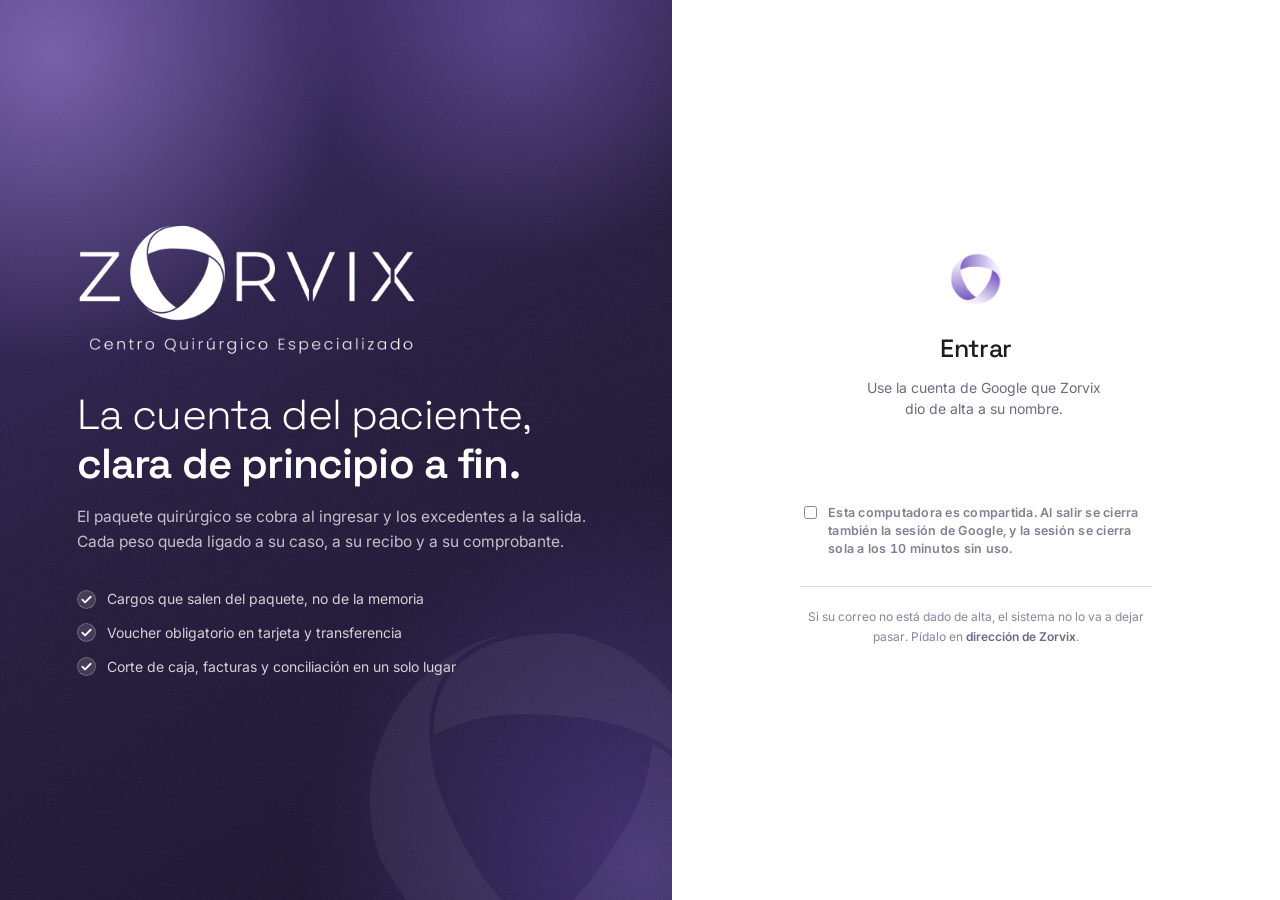
<file: comercial/index.html>
<!DOCTYPE html>
<html lang="es">
<head>
<meta charset="utf-8">
<meta name="viewport" content="width=device-width, initial-scale=1, viewport-fit=cover">
<title>Zorvix · Cobros</title><!-- v1.3 -->
<meta name="description" content="Cobros de Zorvix · Centro Quirúrgico Especializado">
<meta name="theme-color" content="#7B5DC2" media="(prefers-color-scheme: light)">
<meta name="theme-color" content="#16131F" media="(prefers-color-scheme: dark)">
<link rel="icon" type="image/png" href="../assets/zorvix-favicon.png">
<link rel="apple-touch-icon" href="../assets/zorvix-iso.png">
<link rel="preconnect" href="https://fonts.googleapis.com">
<link rel="preconnect" href="https://fonts.gstatic.com" crossorigin>
<link rel="preconnect" href="https://accounts.google.com">
<link rel="stylesheet" href="../zorvix-tokens.css">
<script>
/* Se fija el tema ANTES de pintar: si se hace abajo, se alcanza a ver el
   destello blanco antes de entrar en oscuro. */
(function(){
  var t=null; try{ t=localStorage.getItem('zorvix-tema'); }catch(e){}
  if(!t) t = matchMedia('(prefers-color-scheme: dark)').matches ? 'oscuro' : 'claro';
  document.documentElement.setAttribute('data-tema', t);
})();
</script>
<style>
/* ═══════════════════════════════════════════════════════════════════════
   ZORVIX · Sistema de diseño
   Los colores salen del logotipo, medidos pixel a pixel:
   morado #7B5DC2, carbón #4C4C4C. Todo lo demás se deriva de esos dos.
   ═══════════════════════════════════════════════════════════════════════ */
/* Los colores, tipos, radios y tiempos NO se definen aquí: vienen de
   ../zorvix-tokens.css, que es la única fuente de verdad de la marca para
   todo el ecosistema (portal, cirujanos, cirugías, expediente). Lo que sigue
   son sólo alias con los nombres que usa esta pantalla. */
:root{
  color-scheme: light;

  --morado-900:var(--zx-violeta-900); --morado-800:var(--zx-violeta-800);
  --morado-700:var(--zx-violeta-700); --morado-600:var(--zx-violeta-600);
  --morado-500:var(--zx-violeta-500); --morado-400:var(--zx-violeta-400);
  --morado-300:var(--zx-violeta-300); --morado-200:var(--zx-violeta-200);
  --morado-100:var(--zx-violeta-100); --morado-50:var(--zx-violeta-050);

  --tinta:var(--zx-txt); --tinta2:var(--zx-txt-2); --tinta3:var(--zx-txt-3);
  --papel:var(--zx-superficie); --papel-2:var(--zx-superficie-2); --fondo:var(--zx-lienzo);
  --linea:var(--zx-borde); --linea-2:var(--zx-superficie-2);

  --ok:var(--zx-ok-txt);      --ok-bg:var(--zx-ok-bg);      --ok-linea:var(--zx-ok);
  --alerta:var(--zx-alerta-txt); --alerta-bg:var(--zx-alerta-bg); --alerta-linea:var(--zx-alerta);
  --malo:var(--zx-error-txt); --malo-bg:var(--zx-error-bg);  --malo-linea:var(--zx-error);

  --r:var(--zx-r-tarjeta); --r-sm:var(--zx-r-control); --r-lg:var(--zx-r-cristal); --r-full:999px;
  --sombra-1:0 1px 2px rgba(28,27,34,.05);
  --sombra-2:0 1px 2px rgba(28,27,34,.05), 0 10px 26px -14px rgba(91,62,173,.26);
  --sombra-3:0 2px 4px rgba(28,27,34,.05), 0 24px 48px -20px rgba(91,62,173,.34);
  --anillo:0 0 0 3px rgba(123,95,199,.22);
  --transicion:var(--zx-rapido) var(--zx-suave);
}

/* El registro oscuro de la marca es negro con superficies traslúcidas; lo único
   que hay que traducir aquí son los estados, que en tokens sólo existen en claro. */
html[data-tema="oscuro"]{
  color-scheme: dark;
  --linea-2:rgba(255,255,255,.08);
  --ok:#B8EED9;     --ok-bg:rgba(150,225,200,.18);  --ok-linea:rgba(150,225,200,.34);
  --alerta:#FFEDC8; --alerta-bg:rgba(255,231,184,.18); --alerta-linea:rgba(255,231,184,.34);
  --malo:#FFD6D6;   --malo-bg:rgba(255,170,170,.18);  --malo-linea:rgba(255,170,170,.38);
  --sombra-1:0 1px 2px rgba(0,0,0,.5);
  --sombra-2:0 1px 2px rgba(0,0,0,.5), 0 10px 26px -14px rgba(0,0,0,.9);
  --sombra-3:0 2px 4px rgba(0,0,0,.5), 0 24px 48px -20px rgba(0,0,0,1);
  --anillo:0 0 0 3px rgba(198,180,240,.35);
}

*{box-sizing:border-box}
html,body{margin:0;padding:0;height:100%}
body{
  font:400 15px/1.55 var(--zx-texto);
  color:var(--tinta); background:var(--fondo);
  -webkit-font-smoothing:antialiased; -moz-osx-font-smoothing:grayscale;
  font-variant-numeric:tabular-nums;
  transition:background var(--transicion), color var(--transicion);
}
h1,h2,h3{margin:0;font-family:var(--zx-display);font-weight:500;letter-spacing:-.015em;color:var(--tinta)}
button{font:inherit}
a{color:var(--zx-txt-marca)}
::selection{background:var(--morado-200);color:var(--morado-900)}

/* ── Barra superior ──────────────────────────────────────────────────── */
#barra{
  position:sticky;top:0;z-index:30;
  background:var(--fondo);
  background:color-mix(in srgb, var(--fondo) 86%, transparent);
  backdrop-filter:saturate(180%) blur(14px); -webkit-backdrop-filter:saturate(180%) blur(14px);
  border-bottom:1px solid var(--linea);
  padding:0 20px; height:64px; display:flex; align-items:center; gap:14px;
}
#barra.oculto{display:none !important}
#marca{display:flex;align-items:center;gap:11px;min-width:0}
#marca img{height:26px;width:auto;display:block}
#marca .div{width:1px;height:20px;background:var(--linea);flex:none}
#marca .mod{
  font-family:var(--zx-display);font-size:12.5px;font-weight:400;letter-spacing:var(--zx-track-eyebrow);
  text-transform:uppercase;color:var(--tinta3);white-space:nowrap;
}
#quien{margin-left:auto;display:flex;align-items:center;gap:10px}
#quien-chip{
  display:flex;align-items:center;gap:9px;padding:5px 12px 5px 5px;
  border:1px solid var(--linea);border-radius:var(--r-full);background:var(--papel-2);
}
#quien-ini{
  width:28px;height:28px;border-radius:50%;flex:none;
  background:linear-gradient(140deg,var(--zx-violeta-500),var(--zx-violeta-800));
  color:#fff;font-size:12px;font-weight:600;display:grid;place-items:center;letter-spacing:.02em;
}
#quien-nom{font-size:13px;font-weight:600;line-height:1.1;white-space:nowrap}
#quien-rol{font-size:10.5px;line-height:1.1;color:var(--tinta3);text-transform:uppercase;letter-spacing:.08em}
#tema{
  width:36px;height:36px;flex:none;border-radius:var(--r-full);cursor:pointer;
  border:1px solid var(--linea);background:var(--papel-2);color:var(--tinta2);
  display:grid;place-items:center;transition:var(--transicion);
}
#tema:hover{border-color:var(--zx-borde-fuerte);color:var(--zx-txt-marca)}
#tema svg{width:17px;height:17px}
html[data-tema="oscuro"] #tema .sol{display:none}
html:not([data-tema="oscuro"]) #tema .luna{display:none}

/* ── Navegación por pestañas ─────────────────────────────────────────── */
#tabs{
  display:flex;gap:2px;margin:0 auto;padding:6px;
  background:var(--zx-acento-tenue);border:1px solid var(--linea-2);border-radius:var(--r-full);
  width:max-content;max-width:calc(100% - 40px);overflow-x:auto;scrollbar-width:none;
}
#tabs::-webkit-scrollbar{display:none}
.tab{
  padding:9px 20px;border-radius:var(--r-full);border:none;background:none;cursor:pointer;
  color:var(--tinta2);font-size:14px;font-weight:500;white-space:nowrap;
  transition:var(--transicion);
}
.tab:hover{color:var(--zx-txt-marca)}
.tab[aria-selected=true]{
  background:var(--papel);color:var(--zx-txt-marca);font-weight:600;box-shadow:var(--sombra-1);
}
#tabs-env{display:flex;justify-content:center;padding:20px 20px 4px}

main{max-width:1120px;margin:0 auto;padding:20px}

/* ── Tarjetas ────────────────────────────────────────────────────────── */
.tarjeta{
  position:relative;background:var(--papel);border:1px solid var(--linea);
  border-radius:var(--r-lg);box-shadow:var(--sombra-2);
  padding:26px 28px;margin-bottom:20px;
}
.tarjeta h2{font-size:19px;margin-bottom:6px;position:relative;padding-left:15px}
.tarjeta h2::before{
  content:"";position:absolute;left:0;top:.16em;bottom:.16em;width:3px;border-radius:2px;
  background:linear-gradient(180deg,var(--zx-grad-a),var(--zx-grad-b));
}
.sub{color:var(--tinta2);font-size:13.5px;margin:0 0 20px;padding-left:15px;max-width:64ch}
h3.grupo{
  font-size:11.5px;font-family:var(--zx-texto);font-weight:700;letter-spacing:.1em;text-transform:uppercase;
  color:var(--tinta3);margin:26px 0 12px;display:flex;align-items:center;gap:10px;
}
h3.grupo::after{content:"";flex:1;height:1px;background:var(--linea)}

/* ── Indicadores ─────────────────────────────────────────────────────── */
.kpis{display:grid;grid-template-columns:repeat(auto-fit,minmax(128px,1fr));gap:12px;margin:0 0 22px;padding-left:15px}
.kpi{
  border:1px solid var(--linea);border-radius:var(--r);padding:14px 16px;background:var(--papel-2);
}
.kpi b{display:block;font-family:var(--zx-display);font-size:30px;font-weight:500;line-height:1.1;letter-spacing:-.02em}
.kpi span{font-size:11.5px;text-transform:uppercase;letter-spacing:.07em;color:var(--tinta3);font-weight:600}
.kpi.ac b{color:var(--zx-txt-marca)} .kpi.ok b{color:var(--ok)} .kpi.wa b{color:var(--alerta)}

/* ── Controles ───────────────────────────────────────────────────────── */
.rejilla{display:grid;grid-template-columns:repeat(auto-fit,minmax(215px,1fr));gap:16px}
label{
  display:block;font-size:11.5px;font-weight:600;color:var(--tinta2);
  margin-bottom:7px;letter-spacing:.02em;
}
input,select,textarea{
  width:100%;padding:11px 13px;border:1px solid var(--linea);border-radius:var(--r-sm);
  font:inherit;font-size:14.5px;background:var(--papel);color:var(--tinta);
  transition:border-color var(--transicion), box-shadow var(--transicion);
}
input::placeholder{color:var(--tinta3)}
input:hover,select:hover,textarea:hover{border-color:var(--zx-borde-fuerte)}
input:focus,select:focus,textarea:focus{
  outline:none;border-color:var(--morado-500);box-shadow:var(--anillo);
}
input[readonly]{background:var(--fondo);color:var(--tinta2);cursor:default}
select{
  appearance:none;-webkit-appearance:none;padding-right:38px;cursor:pointer;
  background-image:url("data:image/svg+xml;utf8,<svg xmlns='http://www.w3.org/2000/svg' width='12' height='8' viewBox='0 0 12 8'><path d='M1 1.5 6 6.5 11 1.5' fill='none' stroke='%238E8799' stroke-width='1.8' stroke-linecap='round' stroke-linejoin='round'/></svg>");
  background-repeat:no-repeat;background-position:right 14px center;
}
textarea{min-height:80px;resize:vertical}

.btn{
  padding:11px 20px;border:1px solid transparent;border-radius:var(--r-sm);cursor:pointer;
  font-size:14px;font-weight:600;letter-spacing:.005em;color:#fff;
  background:linear-gradient(140deg,var(--zx-violeta-500),var(--zx-violeta-800));
  box-shadow:var(--zx-glow-boton);
  transition:var(--transicion);
}
.btn:hover{transform:translateY(-1px);box-shadow:var(--zx-glow-boton-hover)}
.btn:active{transform:translateY(0)}
.btn:disabled{opacity:.45;cursor:not-allowed;transform:none;box-shadow:none}
.btn.sec{
  background:var(--papel);color:var(--zx-txt-marca);border-color:var(--linea);box-shadow:var(--sombra-1);
}
.btn.sec:hover{border-color:var(--zx-borde-fuerte);background:var(--zx-hover)}
.btn.txt{background:none;border:none;color:var(--zx-txt-marca);text-decoration:underline;padding:4px;box-shadow:none}
.btn.oculto{display:none !important}
.fila{display:flex;gap:12px;flex-wrap:wrap;align-items:center;margin-top:22px}

/* ── Avisos y pastillas ──────────────────────────────────────────────── */
.aviso{
  display:flex;gap:10px;align-items:flex-start;
  padding:12px 15px;border-radius:var(--r-sm);font-size:13.5px;margin:12px 0;border:1px solid;
}
.aviso::before{
  content:"";width:16px;height:16px;flex:none;margin-top:1px;border-radius:50%;
  background:currentColor;opacity:.9;
  -webkit-mask:var(--ico) center/contain no-repeat; mask:var(--ico) center/contain no-repeat;
}
.aviso.ok{background:var(--ok-bg);border-color:var(--ok-linea);color:var(--ok);
  --ico:url("data:image/svg+xml;utf8,<svg xmlns='http://www.w3.org/2000/svg' viewBox='0 0 16 16'><path d='M8 0a8 8 0 100 16A8 8 0 008 0zm3.7 6.1-4.4 4.4a.8.8 0 01-1.1 0L4.3 8.6a.8.8 0 111.1-1.1l1.3 1.3 3.9-3.8a.8.8 0 111.1 1.1z'/></svg>")}
.aviso.warn{background:var(--alerta-bg);border-color:var(--alerta-linea);color:var(--alerta);
  --ico:url("data:image/svg+xml;utf8,<svg xmlns='http://www.w3.org/2000/svg' viewBox='0 0 16 16'><path d='M8 0a8 8 0 100 16A8 8 0 008 0zm.9 11.6a.9.9 0 11-1.8 0 .9.9 0 011.8 0zM8.8 4v4.2a.8.8 0 01-1.6 0V4a.8.8 0 011.6 0z'/></svg>")}
.aviso.malo{background:var(--malo-bg);border-color:var(--malo-linea);color:var(--malo);
  --ico:url("data:image/svg+xml;utf8,<svg xmlns='http://www.w3.org/2000/svg' viewBox='0 0 16 16'><path d='M8 0a8 8 0 100 16A8 8 0 008 0zm3 10a.8.8 0 01-1.1 1.1L8 9.1l-1.9 2A.8.8 0 015 10l1.9-2L5 6.1A.8.8 0 116.1 5L8 6.9 9.9 5A.8.8 0 0111 6.1L9.1 8z'/></svg>")}
.pastilla{
  display:inline-flex;align-items:center;gap:6px;padding:4px 11px;border-radius:var(--r-full);
  font-size:11px;font-weight:700;letter-spacing:.04em;text-transform:uppercase;
  background:var(--zx-acento-tenue);color:var(--zx-txt-marca);border:1px solid transparent;
}
.pastilla::before{content:"";width:5px;height:5px;border-radius:50%;background:currentColor}
.pastilla.warn{background:var(--alerta-bg);color:var(--alerta);border-color:var(--alerta-linea)}
.pastilla.ok{background:var(--ok-bg);color:var(--ok);border-color:var(--ok-linea)}

/* ── Listas de casos ─────────────────────────────────────────────────── */
.caso{
  position:relative;border:1px solid var(--linea);border-radius:var(--r);
  padding:15px 17px 15px 20px;margin-bottom:10px;cursor:pointer;background:var(--papel);
  transition:var(--transicion);overflow:hidden;
}
.caso::before{
  content:"";position:absolute;left:0;top:0;bottom:0;width:3px;
  background:linear-gradient(180deg,var(--zx-grad-a),var(--zx-grad-b));
  transform:scaleY(0);transform-origin:center;transition:transform var(--transicion);
}
.caso:hover{border-color:var(--zx-borde-fuerte);box-shadow:var(--sombra-2);transform:translateX(2px)}
.caso:hover::before{transform:scaleY(1)}
.caso .top{display:flex;justify-content:space-between;gap:12px;align-items:center;flex-wrap:wrap}
.caso .folio{
  font-family:var(--zx-mono);font-weight:500;color:var(--zx-txt-marca);
  font-size:12px;letter-spacing:.04em;
}
.caso .nom{font-weight:600;margin-top:5px;font-size:15px}
.caso .meta{color:var(--tinta2);font-size:13px;margin-top:3px}
.vacio{
  color:var(--tinta3);text-align:center;padding:44px 16px 40px;font-size:14px;
  background:url("../assets/zorvix-iso.png") center 16px/44px no-repeat;
  padding-top:76px;opacity:.9;
}
html[data-tema="oscuro"] .vacio{background-image:url("../assets/zorvix-iso-blanco.png");opacity:.55}

table{width:100%;border-collapse:collapse;font-size:14px}
th,td{text-align:left;padding:11px 14px;border-bottom:1px solid var(--linea-2)}
tr:last-child th,tr:last-child td{border-bottom:none}
th{font-size:11px;color:var(--tinta3);text-transform:uppercase;letter-spacing:.07em;font-weight:700}
td{color:var(--tinta)}
.tabla-scroll{overflow-x:auto;border:1px solid var(--linea);border-radius:var(--r);background:var(--papel-2)}

/* ── Pantalla de entrada ─────────────────────────────────────────────── */
#pantalla-entrada{
  position:fixed;inset:0;z-index:40;display:grid;grid-template-columns:1.05fr .95fr;
  max-width:none;margin:0;padding:0;
}
#pantalla-entrada.oculto{display:none !important}
#lienzo{
  position:relative;overflow:hidden;display:flex;flex-direction:column;
  justify-content:center;padding:clamp(32px,6vw,80px);color:#fff;
  background:
    radial-gradient(70% 55% at 8% 6%,  rgba(167,139,224,.55) 0%, transparent 62%),
    radial-gradient(85% 70% at 96% 96%, rgba(75,54,136,.75)  0%, transparent 60%),
    radial-gradient(55% 45% at 78% 2%,  rgba(142,111,214,.40) 0%, transparent 60%),
    linear-gradient(152deg,#3A2A6B 0%,#241A3D 46%,#17112A 100%);
}
#lienzo::after{  /* grano finísimo: quita el aspecto plástico del degradado */
  content:"";position:absolute;inset:0;pointer-events:none;opacity:.16;
  background-image:url("data:image/svg+xml;utf8,<svg xmlns='http://www.w3.org/2000/svg' width='120' height='120'><filter id='n'><feTurbulence type='fractalNoise' baseFrequency='.85' numOctaves='3'/></filter><rect width='120' height='120' filter='url(%23n)' opacity='.5'/></svg>");
}
#aureola{
  position:absolute;width:min(46vh,360px);aspect-ratio:1;right:-7%;bottom:-9%;
  background:url("../assets/zorvix-iso-blanco.png") center/contain no-repeat;
  opacity:.055;animation:gira 110s linear infinite;pointer-events:none;
}
@keyframes gira{to{transform:rotate(360deg)}}
#lienzo .contenido{position:relative;z-index:1;max-width:520px}
#lienzo img{width:min(340px,72%);height:auto;display:block;margin-bottom:34px}
#lienzo h1{
  font-family:var(--zx-display);font-size:clamp(28px,3.4vw,42px);font-weight:300;
  line-height:1.18;letter-spacing:-.02em;color:#fff;margin-bottom:16px;
}
#lienzo h1 b{font-weight:600}
#lienzo p{color:rgba(255,255,255,.72);font-size:15.5px;line-height:1.6;margin:0}
#lienzo ul{list-style:none;padding:0;margin:34px 0 0;display:grid;gap:12px}
#lienzo li{
  display:flex;gap:11px;align-items:center;color:rgba(255,255,255,.80);font-size:14px;
}
#lienzo li::before{
  content:"";width:19px;height:19px;flex:none;border-radius:50%;
  background:rgba(255,255,255,.13);
  box-shadow:inset 0 0 0 1px rgba(255,255,255,.26);
  background-image:url("data:image/svg+xml;utf8,<svg xmlns='http://www.w3.org/2000/svg' viewBox='0 0 20 20'><path d='M5.6 10.2l2.9 2.9 5.9-6' fill='none' stroke='white' stroke-width='1.9' stroke-linecap='round' stroke-linejoin='round'/></svg>");
  background-repeat:no-repeat;background-position:center;background-size:19px;
}
#acceso{
  display:flex;flex-direction:column;justify-content:center;align-items:center;
  padding:clamp(28px,5vw,64px);background:var(--papel);
}
#acceso .caja{width:100%;max-width:352px;text-align:center}
#acceso .iso{width:52px;height:52px;margin:0 auto 24px;display:block}
html[data-tema="oscuro"] #acceso .iso{content:url("../assets/zorvix-iso-blanco.png")}
#acceso h2{font-size:25px;font-weight:500;margin-bottom:9px}
#acceso p.sub{margin:0 auto 24px;color:var(--tinta2);font-size:14px;max-width:30ch}
#boton-google{display:flex;justify-content:center;min-height:44px}
#acceso .pie{
  margin-top:28px;padding-top:20px;border-top:1px solid var(--linea);
  font-size:12px;color:var(--tinta3);line-height:1.65;
}
#acceso .pie b{color:var(--tinta2);font-weight:600}

/* ── Capa de carga ───────────────────────────────────────────────────── */
#cargando{
  position:fixed;inset:0;z-index:60;display:none;align-items:center;justify-content:center;
  background:rgba(237,235,243,.72);
  background:color-mix(in srgb, var(--fondo) 72%, transparent);
  backdrop-filter:blur(3px);-webkit-backdrop-filter:blur(3px);
}
#cargando.on{display:flex}
#cargando .anillo{
  width:46px;height:46px;border-radius:50%;
  border:3px solid var(--zx-pista);border-top-color:var(--zx-txt-marca);
  animation:vuelta .75s linear infinite;
}
@keyframes vuelta{to{transform:rotate(360deg)}}

.oculto{display:none !important}

/* ── Adaptación ──────────────────────────────────────────────────────── */
@media (max-width:900px){
  #pantalla-entrada{grid-template-columns:1fr;grid-template-rows:auto 1fr;overflow-y:auto}
  #lienzo{padding:36px 28px 40px;min-height:auto}
  #lienzo img{width:200px;margin-bottom:22px}
  #lienzo ul{display:none}
  #lienzo h1{font-size:26px}
  #aureola{width:300px;right:-90px;bottom:-110px}
}
@media (max-width:620px){
  #barra{padding:0 14px;height:58px;gap:10px}
  #marca img{height:22px}
  #marca .div,#marca .mod{display:none}
  #quien-chip{padding:4px;border:none;background:none}
  #quien-nom,#quien-rol{display:none}
  #tabs-env{padding:14px 14px 0}
  #tabs{width:100%;max-width:none;justify-content:flex-start}
  main{padding:14px}
  .tarjeta{padding:20px 18px;border-radius:var(--r)}
    .fila .btn{flex:1;min-width:140px;justify-content:center}
}
@media (prefers-reduced-motion:reduce){
  *,*::before,*::after{animation-duration:.01ms !important;animation-iteration-count:1 !important;
    transition-duration:.01ms !important}
  .caso:hover{transform:none}
  .btn:hover{transform:none}
}
/* ── COMPUTADORA COMPARTIDA ────────────────────────────────────
   Sólo se enciende en la computadora del quirófano. */
#cinta-compartida{display:none;align-items:center;gap:10px;padding:7px 16px;
  background:#4c2a86;color:#fff;font-size:13px}
#cinta-compartida.on{display:flex}
#cinta-compartida b{font-weight:700}
#cinta-compartida .crece{flex:1}
#cinta-compartida button{background:#fff;color:#4c2a86;border:0;border-radius:6px;
  padding:4px 11px;font:inherit;font-weight:700;cursor:pointer}
#cinta-inactividad{position:fixed;left:0;right:0;bottom:0;z-index:2147483000;display:none;
  align-items:center;gap:14px;padding:13px 18px;background:#8a1c1c;color:#fff;font-size:14px;
  box-shadow:0 -4px 18px rgba(0,0,0,.25)}
#cinta-inactividad.on{display:flex}
#cinta-inactividad .crece{flex:1}
#cinta-inactividad button{background:#fff;color:#8a1c1c;border:0;border-radius:6px;
  padding:7px 16px;font:inherit;font-weight:700;cursor:pointer}
.opcion-compartida{margin-top:16px;font-size:12.5px;opacity:.85;
  display:flex;gap:8px;align-items:flex-start;text-align:left;line-height:1.45}
.opcion-compartida input{margin-top:2px;flex:none;width:auto}

/* ═══════════════════════════════════════════════════════════════════════
   COBROS · piezas propias de esta pantalla
   ═══════════════════════════════════════════════════════════════════════ */
.kpis{grid-template-columns:repeat(auto-fit,minmax(158px,1fr))}
.kpi b{font-size:clamp(21px,2.1vw,27px);overflow-wrap:anywhere}
.num{text-align:right;font-family:var(--zx-mono);font-size:13.5px;white-space:nowrap}
td.num,th.num{text-align:right}
.mono{font-family:var(--zx-mono);font-size:12.5px;letter-spacing:.03em}
.suave{color:var(--tinta3)}
.chico{font-size:12.5px}

/* Barra de herramientas del mostrador */
.herramientas{display:flex;gap:12px;flex-wrap:wrap;align-items:center;margin:0 0 18px;padding-left:15px}
.buscador{position:relative;flex:1;min-width:230px}
.buscador input{padding-left:40px}
.buscador svg{position:absolute;left:14px;top:50%;transform:translateY(-50%);width:16px;height:16px;color:var(--tinta3)}
.segmento{display:flex;gap:2px;padding:4px;background:var(--papel-2);border:1px solid var(--linea);border-radius:var(--r-full)}
.segmento button{border:none;background:none;padding:7px 15px;border-radius:var(--r-full);cursor:pointer;
  font-size:13px;font-weight:500;color:var(--tinta2);transition:var(--transicion);white-space:nowrap}
.segmento button[aria-pressed=true]{background:var(--papel);color:var(--zx-txt-marca);font-weight:600;box-shadow:var(--sombra-1)}
.segmento .n{font-family:var(--zx-mono);font-size:11px;opacity:.7;margin-left:4px}

/* Fila de caso en el mostrador */
.caso .der{display:flex;align-items:center;gap:14px}
.caso .saldo{font-family:var(--zx-display);font-size:17px;font-weight:500;letter-spacing:-.01em;min-width:110px;text-align:right}
.caso .saldo small{display:block;font-family:var(--zx-texto);font-size:10.5px;color:var(--tinta3);
  text-transform:uppercase;letter-spacing:.08em;font-weight:600}
.dia{font-size:11.5px;font-weight:700;letter-spacing:.1em;text-transform:uppercase;color:var(--tinta3);margin:22px 0 10px 2px}
.dia:first-child{margin-top:0}
.dia b{color:var(--zx-txt-marca)}

/* Pastillas de estado de cuenta */
.pastilla.e-sin_cargos,.pastilla.e-ingreso,.pastilla.e-parcial,.pastilla.e-excedentes{background:var(--alerta-bg);color:var(--alerta);border-color:var(--alerta-linea)}
.pastilla.e-pagado,.pastilla.e-egreso{background:var(--zx-acento-tenue);color:var(--zx-txt-marca)}
.pastilla.e-cerrada{background:var(--ok-bg);color:var(--ok);border-color:var(--ok-linea)}
.pastilla.e-favor,.pastilla.malo{background:var(--malo-bg);color:var(--malo);border-color:var(--malo-linea)}
.pastilla.gris{background:var(--papel-2);color:var(--tinta3);border-color:var(--linea)}

/* Cabecera de la cuenta */
.volver{display:inline-flex;align-items:center;gap:6px;background:none;border:none;color:var(--zx-txt-marca);
  font-weight:600;font-size:13.5px;cursor:pointer;padding:4px 0;margin:0 0 14px}
.volver:hover{text-decoration:underline}
.cab-cuenta{display:grid;grid-template-columns:1fr auto;gap:26px;align-items:start}
.cab-cuenta .folio{font-family:var(--zx-mono);color:var(--zx-txt-marca);font-size:12.5px;letter-spacing:.05em}
.cab-cuenta h1{font-size:clamp(24px,3vw,32px);font-weight:500;letter-spacing:-.02em;margin:6px 0 10px}
.datos{display:grid;grid-template-columns:repeat(auto-fit,minmax(170px,1fr));gap:14px 22px;margin-top:18px}
.dato span{display:block;font-size:10.5px;font-weight:700;text-transform:uppercase;letter-spacing:.09em;color:var(--tinta3);margin-bottom:3px}
.dato b{font-weight:500;font-size:14.5px}

/* La caja del saldo: el número que decide si el paciente pasa o no */
.saldo-caja{
  min-width:260px;border-radius:var(--r-lg);padding:20px 22px;position:relative;overflow:hidden;
  background:linear-gradient(150deg,var(--zx-violeta-700),var(--zx-violeta-900));color:#fff;
  box-shadow:0 18px 40px -18px rgba(51,35,107,.65);
}
.saldo-caja::after{content:"";position:absolute;width:190px;height:190px;right:-60px;top:-70px;border-radius:50%;
  background:radial-gradient(circle,rgba(217,203,250,.35),transparent 70%)}
.saldo-caja .etq{font-size:10.5px;letter-spacing:.14em;text-transform:uppercase;opacity:.75;font-weight:600}
.saldo-caja .grande{font-family:var(--zx-display);font-size:38px;font-weight:500;letter-spacing:-.025em;line-height:1.1;margin:4px 0 14px}
.saldo-caja .renglon{display:flex;justify-content:space-between;gap:18px;font-size:13px;opacity:.9;padding:5px 0;border-top:1px solid rgba(255,255,255,.14)}
.saldo-caja .renglon b{font-family:var(--zx-mono);font-weight:500}
.saldo-caja.cero{background:linear-gradient(150deg,#0F7A61,#0B4F40)}
.saldo-caja.favor{background:linear-gradient(150deg,#A32D2D,#6B1717)}

/* Tablas de cargos y pagos */
.tabla-cuenta td{vertical-align:middle}
.tabla-cuenta tr.anulado td{color:var(--tinta3);text-decoration:line-through}
.tabla-cuenta tr.anulado td.acc{text-decoration:none}
.tabla-cuenta tr.subtotal td{font-weight:600;background:var(--papel-2)}
.tabla-cuenta .concepto small{display:block;color:var(--tinta3);font-size:12px;text-decoration:none}
.acc{text-align:right;white-space:nowrap}
.mini{border:1px solid var(--linea);background:var(--papel);color:var(--tinta2);border-radius:var(--r-full);
  padding:4px 11px;font-size:12px;font-weight:600;cursor:pointer;transition:var(--transicion)}
.mini:hover{border-color:var(--malo-linea);color:var(--malo)}
.mini.neutro:hover{border-color:var(--zx-borde-fuerte);color:var(--zx-txt-marca)}

/* Sugerencias de egreso */
.sugerencias{display:grid;gap:10px;margin:4px 0 6px}
.sugerencia{display:flex;gap:14px;align-items:center;justify-content:space-between;flex-wrap:wrap;
  border:1px dashed var(--zx-borde-fuerte);border-radius:var(--r);padding:12px 16px;background:var(--zx-acento-tenue)}
.sugerencia b{font-weight:600}
.sugerencia .suave{font-size:12.5px}

/* Paneles desplegables (cargo, pago, facturación) */
.panel{border:1px solid var(--zx-borde-fuerte);border-radius:var(--r-lg);padding:22px 24px;margin:18px 0 6px;
  background:var(--papel-2);box-shadow:inset 0 1px 0 rgba(255,255,255,.4)}
.panel h3{font-size:16px;margin:0 0 4px}
.panel .sub{padding-left:0;margin-bottom:16px}

/* Líneas de pago */
.linea-pago{border:1px solid var(--linea);border-radius:var(--r);padding:16px 16px 14px;margin-bottom:12px;background:var(--papel);position:relative}
.linea-pago .num-linea{position:absolute;top:-10px;left:14px;background:var(--papel);padding:0 8px;
  font-size:10.5px;font-weight:700;letter-spacing:.1em;text-transform:uppercase;color:var(--zx-txt-marca)}
.linea-pago .quitar{position:absolute;top:10px;right:10px}
.foto{display:flex;align-items:center;gap:12px;margin-top:12px;flex-wrap:wrap}
.foto label.boton-foto{margin:0;display:inline-flex;align-items:center;gap:8px;cursor:pointer;
  border:1px dashed var(--zx-borde-fuerte);border-radius:var(--r-sm);padding:9px 14px;font-size:13px;font-weight:600;
  color:var(--zx-txt-marca);background:var(--zx-acento-tenue)}
.foto label.boton-foto.falta{border-color:var(--alerta-linea);color:var(--alerta);background:var(--alerta-bg)}
.foto label.boton-foto.listo{border-style:solid;border-color:var(--ok-linea);color:var(--ok);background:var(--ok-bg)}
.foto input{display:none}
.foto img{height:52px;width:auto;border-radius:6px;border:1px solid var(--linea)}
.totales-pago{display:flex;gap:22px;justify-content:flex-end;flex-wrap:wrap;margin:14px 0 4px;font-size:13.5px}
.totales-pago div span{display:block;font-size:10.5px;color:var(--tinta3);text-transform:uppercase;letter-spacing:.09em;font-weight:700}
.totales-pago div b{font-family:var(--zx-display);font-size:21px;font-weight:500}
.totales-pago .dif-ok b{color:var(--ok)} .totales-pago .dif-mal b{color:var(--alerta)}

/* Barras del reporte: la escala de datos del sistema */
.barras{display:grid;gap:10px}
.barra-fila{display:grid;grid-template-columns:minmax(120px,1fr) 2fr auto;gap:12px;align-items:center;font-size:13.5px}
.barra-pista{height:8px;border-radius:99px;background:var(--zx-pista);overflow:hidden}
.barra-pista i{display:block;height:100%;border-radius:99px;background:var(--zx-escala)}
.col2{display:grid;grid-template-columns:repeat(auto-fit,minmax(300px,1fr));gap:20px}
.col2 .tarjeta{margin-bottom:0}

/* Cobro libre: buscador de pacientes y conceptos */
.buscador-pac{position:relative}
.resultados{position:absolute;left:0;right:0;top:calc(100% + 6px);z-index:20;background:var(--papel);
  border:1px solid var(--zx-borde-fuerte);border-radius:var(--r);box-shadow:var(--sombra-3);max-height:330px;overflow:auto}
.resultados button{display:block;width:100%;text-align:left;border:none;background:none;padding:11px 15px;cursor:pointer;
  border-bottom:1px solid var(--linea-2);font:inherit;color:var(--tinta)}
.resultados button:hover,.resultados button:focus{background:var(--zx-hover);outline:none}
.resultados button b{font-weight:600}
.resultados button small{display:block;color:var(--tinta3);font-size:12px;margin-top:2px}
.resultados .nada{padding:13px 15px;color:var(--tinta3);font-size:13.5px}
.pac-elegido{display:flex;justify-content:space-between;align-items:center;gap:14px;flex-wrap:wrap;
  border:1px solid var(--zx-borde-fuerte);background:var(--zx-acento-tenue);border-radius:var(--r);padding:14px 18px}
.pac-elegido .nom{font-family:var(--zx-display);font-size:19px;font-weight:500}
.pac-elegido .meta{color:var(--tinta2);font-size:13px;margin-top:2px}
.concepto-fila{display:grid;grid-template-columns:1fr 170px auto;gap:12px;align-items:end;margin-bottom:10px}
@media (max-width:620px){.concepto-fila{grid-template-columns:1fr auto}.concepto-fila>div:first-child{grid-column:1/-1}}

/* Cámara para el voucher */
.boton-camara{display:inline-flex;align-items:center;gap:8px;cursor:pointer;border:1px solid var(--zx-borde-fuerte);
  border-radius:var(--r-sm);padding:9px 14px;font-size:13px;font-weight:600;color:#fff;
  background:linear-gradient(140deg,var(--zx-violeta-500),var(--zx-violeta-800));box-shadow:var(--zx-glow-boton)}
.boton-camara svg{width:16px;height:16px}
.foto .subir{font-size:12.5px}
#camara{position:fixed;inset:0;z-index:75;display:none;align-items:center;justify-content:center;padding:16px;
  background:rgba(8,5,18,.82);backdrop-filter:blur(4px);-webkit-backdrop-filter:blur(4px)}
#camara.on{display:flex}
#camara .caja{width:100%;max-width:760px;background:var(--papel);border-radius:var(--r-lg);padding:20px;box-shadow:var(--sombra-3)}
#camara h3{font-size:18px;margin-bottom:4px}
#camara p{color:var(--tinta2);font-size:13px;margin:0 0 12px}
#camara .pantalla{position:relative;background:#000;border-radius:var(--r);overflow:hidden;aspect-ratio:4/3}
#camara video,#camara img{width:100%;height:100%;object-fit:contain;display:block}
#camara .guia{position:absolute;inset:9% 12%;border:2px dashed rgba(255,255,255,.55);border-radius:12px;pointer-events:none}
#camara select{margin-top:12px}

/* Modal propio: nada de prompt() del navegador */
#modal{position:fixed;inset:0;z-index:70;display:none;align-items:center;justify-content:center;padding:18px;
  background:rgba(12,8,24,.45);backdrop-filter:blur(4px);-webkit-backdrop-filter:blur(4px)}
#modal.on{display:flex}
#modal .caja{width:100%;max-width:440px;background:var(--papel);border:1px solid var(--linea);border-radius:var(--r-lg);
  padding:24px;box-shadow:var(--sombra-3)}
#modal h3{font-size:18px;margin-bottom:6px}
#modal p{color:var(--tinta2);font-size:13.5px;margin:0 0 14px}

/* Toast */
#toast{position:fixed;left:50%;bottom:24px;transform:translateX(-50%) translateY(20px);z-index:80;opacity:0;
  background:var(--zx-tinta);color:#fff;padding:12px 20px;border-radius:var(--r-full);font-size:14px;font-weight:500;
  box-shadow:var(--sombra-3);transition:all var(--zx-base) var(--zx-suave);pointer-events:none}
#toast.on{opacity:1;transform:translateX(-50%) translateY(0)}

/* ── Impresión: sólo el documento, nada de la app ─────────────── */
#impresion{display:none}
.doc{font-family:var(--zx-texto);color:#1C1B22;background:#fff;max-width:760px;margin:0 auto;padding:6px 4px;font-size:12.5px}
.doc .doc-cab{display:flex;justify-content:space-between;align-items:flex-start;gap:20px;
  border-bottom:2px solid #5B3EAD;padding-bottom:14px;margin-bottom:16px}
.doc .doc-cab img{height:40px}
.doc .doc-cab .dir{font-size:10.5px;color:#6E6980;margin-top:6px;line-height:1.5}
.doc .doc-tit{text-align:right}
.doc .doc-tit h2{font-family:var(--zx-display);font-size:20px;font-weight:500;color:#1C1B22;margin:0}
.doc .doc-tit .f{font-family:var(--zx-mono);color:#5B3EAD;font-size:13px;margin-top:4px}
.doc .doc-datos{display:grid;grid-template-columns:1fr 1fr;gap:6px 24px;margin-bottom:16px}
.doc .doc-datos span{color:#8B849C;font-size:10px;text-transform:uppercase;letter-spacing:.08em;font-weight:700;display:block}
.doc table{font-size:12px;margin-bottom:12px}
.doc th,.doc td{padding:7px 8px;border-bottom:1px solid #E6E2F0}
.doc th{color:#6E6980}
.doc .doc-total{display:flex;justify-content:flex-end;gap:30px;margin:6px 0 14px;font-size:13px}
.doc .doc-total b{font-family:var(--zx-display);font-size:18px;font-weight:500}
.doc .leyenda{font-size:10.5px;color:#6E6980;border-top:1px solid #E6E2F0;padding-top:10px;margin-top:10px;line-height:1.5}
.doc .firmas{display:grid;grid-template-columns:1fr 1fr;gap:50px;margin-top:56px}
.doc .firmas div{border-top:1px solid #1C1B22;padding-top:6px;text-align:center;font-size:11px;color:#6E6980}
.doc .sello-anulado{border:2px solid #A32D2D;color:#A32D2D;display:inline-block;padding:4px 14px;font-weight:700;
  letter-spacing:.2em;transform:rotate(-4deg);margin-bottom:10px}
.vista-doc{background:#fff;border-radius:var(--r-lg);padding:26px;border:1px solid var(--linea);box-shadow:var(--sombra-2)}
html[data-tema="oscuro"] .vista-doc{background:#fff;color:#1C1B22}

@media print{
  @page{margin:14mm}
  body{background:#fff !important}
  body > *:not(#impresion){display:none !important}
  #impresion{display:block !important}
}
@media (max-width:760px){
  .cab-cuenta{grid-template-columns:1fr}
  .saldo-caja{min-width:0}
  .caso .der{width:100%;justify-content:space-between}
  .herramientas{padding-left:0}
  .barra-fila{grid-template-columns:1fr auto}
  .barra-fila .barra-pista{grid-column:1 / -1;order:3}
  .tabla-scroll table{min-width:620px}
}

</style>
</head>
<body>

<div id="cargando" role="status" aria-live="polite" aria-label="Cargando"><div class="anillo"></div></div>

<!-- ── Barra ──────────────────────────────────────────────────────────── -->
<div id="barra" class="oculto">
  <div id="marca">
    <img src="../assets/zorvix-marca.png" alt="Zorvix · Centro Quirúrgico Especializado" id="marca-img">
    <span class="div"></span>
    <span class="mod">Cobros</span>
  </div>
  <div id="quien">
    <button id="tema" type="button" title="Cambiar entre claro y oscuro" aria-label="Cambiar tema">
      <svg class="sol" viewBox="0 0 24 24" fill="none" stroke="currentColor" stroke-width="2" stroke-linecap="round">
        <circle cx="12" cy="12" r="4.2"/><path d="M12 2.5v2M12 19.5v2M2.5 12h2M19.5 12h2M5.2 5.2l1.4 1.4M17.4 17.4l1.4 1.4M18.8 5.2l-1.4 1.4M6.6 17.4l-1.4 1.4"/>
      </svg>
      <svg class="luna" viewBox="0 0 24 24" fill="none" stroke="currentColor" stroke-width="2" stroke-linecap="round" stroke-linejoin="round">
        <path d="M20.5 14.3A8.6 8.6 0 019.7 3.5a8.6 8.6 0 1010.8 10.8z"/>
      </svg>
    </button>
    <div id="quien-chip">
      <span id="quien-ini"></span>
      <span>
        <span id="quien-nom"><span id="quien-txt"></span></span>
        <span id="quien-rol"></span>
      </span>
    </div>
    <button class="btn sec oculto" id="salir" type="button">Salir</button>
  </div>
</div>

<div id="cinta-compartida">
  <span>Trabajando como <b id="cinta-quien">—</b></span>
  <span class="crece"></span>
  <span>¿No es usted?</span>
  <button type="button" id="cinta-salir">Salir</button>
</div>

<!-- ── Entrada ────────────────────────────────────────────────────────── -->
<div id="pantalla-entrada">
  <div id="lienzo">
    <div id="aureola"></div>
    <div class="contenido">
      <img src="../assets/zorvix-logo-blanco.png" alt="Zorvix · Centro Quirúrgico Especializado">
      <h1>La cuenta del paciente,<br><b>clara de principio a fin.</b></h1>
      <p>El paquete quirúrgico se cobra al ingresar y los excedentes a la salida.
         Cada peso queda ligado a su caso, a su recibo y a su comprobante.</p>
      <ul>
        <li>Cargos que salen del paquete, no de la memoria</li>
        <li>Voucher obligatorio en tarjeta y transferencia</li>
        <li>Corte de caja, facturas y conciliación en un solo lugar</li>
      </ul>
    </div>
  </div>
  <div id="acceso">
    <div class="caja">
      <img class="iso" src="../assets/zorvix-iso.png" alt="">
      <h2>Entrar</h2>
      <p class="sub">Use la cuenta de Google que Zorvix dio de alta a su nombre.</p>
      <div id="boton-google"></div>
      <div id="entrada-error"></div>
      <label class="opcion-compartida">
        <input type="checkbox" id="chk-compartida">
        <span>Esta computadora es compartida. Al salir se cierra también la sesión de
        Google, y la sesión se cierra sola a los <span id="min-inactividad">10</span> minutos sin uso.</span>
      </label>
      <div class="pie">Si su correo no está dado de alta, el sistema no lo va a dejar pasar.
        Pídalo en <b>dirección de Zorvix</b>.</div>
    </div>
  </div>
</div>

<!-- ── Aplicación ─────────────────────────────────────────────────────── -->
<div id="app" class="oculto">
  <div id="tabs-env"><div id="tabs" role="tablist"></div></div>
  <main>
    <div id="aviso-global"></div>

    <!-- MOSTRADOR -->
    <section id="vista-mostrador" class="vista">
      <div class="tarjeta">
        <h2>Mostrador</h2>
        <p class="sub" id="m-sub">Las cuentas de los pacientes que ingresan, están internados o ya se van.</p>
        <div class="kpis" id="m-kpis"></div>
        <div class="herramientas">
          <div class="buscador">
            <svg viewBox="0 0 24 24" fill="none" stroke="currentColor" stroke-width="2" stroke-linecap="round"><circle cx="11" cy="11" r="7"/><path d="m20 20-3.6-3.6"/></svg>
            <input type="search" id="m-buscar" placeholder="Buscar por paciente, folio, cirujano o procedimiento…" autocomplete="off">
          </div>
          <div class="segmento" id="m-filtros">
            <button type="button" data-f="hoy">Hoy<span class="n" id="n-hoy"></span></button>
            <button type="button" data-f="proximos">Próximos<span class="n" id="n-proximos"></span></button>
            <button type="button" data-f="saldo">Con saldo<span class="n" id="n-saldo"></span></button>
            <button type="button" data-f="todos">Todos<span class="n" id="n-todos"></span></button>
          </div>
        </div>
        <div id="m-lista"></div>
      </div>
    </section>

    <!-- CUENTA DEL CASO -->
    <section id="vista-cuenta" class="vista oculto">
      <button class="volver" type="button" id="k-volver">← Mostrador</button>
      <div class="tarjeta">
        <div class="cab-cuenta">
          <div id="k-cab"></div>
          <div id="k-saldo"></div>
        </div>
      </div>
      <div id="k-aviso"></div>

      <div class="tarjeta">
        <h2>Cargos</h2>
        <p class="sub">Lo que Zorvix le cobra al paciente: el paquete al ingresar y los excedentes a la salida.
          Honorarios, anestesia, fajas e implantes los cobra el cirujano directo.</p>
        <div id="k-sugerencias"></div>
        <div id="k-cargos"></div>
        <div class="fila escritura">
          <button class="btn" type="button" id="k-generar">Generar cargos del paquete</button>
          <button class="btn sec" type="button" id="k-agregar">+ Agregar cargo o excedente</button>
        </div>

        <div class="panel oculto" id="panel-cargo">
          <h3>Nuevo cargo</h3>
          <p class="sub">Un excedente es lo que se consumió y el paquete no alcanzó a absorber.</p>
          <div class="rejilla">
            <div><label for="pc-momento">Momento</label>
              <select id="pc-momento"><option value="Egreso">Egreso · excedente</option><option value="Ingreso">Ingreso · paquete</option></select></div>
            <div id="pc-insumo-caja"><label for="pc-insumo">Del catálogo de insumos</label><select id="pc-insumo"></select></div>
          </div>
          <div class="rejilla" style="margin-top:14px">
            <div style="grid-column:1/-1"><label for="pc-concepto">Concepto</label>
              <input id="pc-concepto" maxlength="200" placeholder="Ej. Drenaje Blake 19 Fr, noche adicional…"></div>
          </div>
          <div class="rejilla" style="margin-top:14px">
            <div><label for="pc-cantidad">Cantidad</label><input id="pc-cantidad" type="number" min="0.01" step="0.01" value="1" inputmode="decimal"></div>
            <div><label for="pc-unitario">Precio unitario (MXN)</label><input id="pc-unitario" type="number" min="0" step="0.01" inputmode="decimal" placeholder="0.00"></div>
            <div><label for="pc-descuento">Descuento $</label><input id="pc-descuento" type="number" min="0" step="0.01" inputmode="decimal" placeholder="0.00"></div>
            <div id="pc-autoriza-caja" class="oculto"><label for="pc-autoriza">¿Quién autoriza el descuento?</label><input id="pc-autoriza" maxlength="120" placeholder="Nombre"></div>
          </div>
          <div class="totales-pago"><div><span>Importe del cargo</span><b id="pc-total">$0.00</b></div></div>
          <div class="fila">
            <button class="btn" type="button" id="pc-guardar">Guardar cargo</button>
            <button class="btn sec" type="button" id="pc-cancelar">Cancelar</button>
          </div>
        </div>
      </div>

      <div class="tarjeta">
        <h2>Pagos</h2>
        <p class="sub">Cada recibo puede llevar varias formas de pago. Tarjeta y transferencia no se registran sin su voucher.</p>
        <div id="k-pagos"></div>
        <div class="fila escritura">
          <button class="btn" type="button" id="k-pagar">Registrar pago</button>
          <button class="btn sec oculto" type="button" id="k-devolver">Registrar devolución</button>
        </div>

        <div class="panel oculto" id="panel-pago">
          <h3 id="pp-titulo">Registrar pago</h3>
          <p class="sub" id="pp-sub"></p>
          <div class="rejilla" style="margin-bottom:18px">
            <div><label for="pp-momento">Se aplica a</label>
              <select id="pp-momento"><option value="Ingreso">Ingreso · paquete</option><option value="Egreso">Egreso · excedentes</option><option value="Devolucion">Devolución de saldo a favor</option></select></div>
          </div>
          <div id="pp-lineas"></div>
          <button class="btn txt" type="button" id="pp-otra">+ Otra forma de pago (pago mixto)</button>
          <div class="totales-pago">
            <div><span>Saldo de la cuenta</span><b id="pp-saldo">$0.00</b></div>
            <div><span>Este recibo</span><b id="pp-suma">$0.00</b></div>
            <div id="pp-dif-caja"><span id="pp-dif-etq">Queda</span><b id="pp-dif">$0.00</b></div>
          </div>
          <div style="margin-top:12px"><label for="pp-notas">Notas del recibo (opcional)</label><input id="pp-notas" maxlength="300" placeholder="Ej. paga la mamá de la paciente"></div>
          <div id="pp-aviso"></div>
          <div class="fila">
            <button class="btn" type="button" id="pp-registrar">Registrar pago</button>
            <button class="btn sec" type="button" id="pp-cancelar">Cancelar</button>
          </div>
        </div>
      </div>

      <div class="tarjeta">
        <h2>Facturación</h2>
        <p class="sub">Los datos fiscales viven en el caso. Con "Sí", sus pagos aparecen en Facturas por emitir.</p>
        <div id="k-fact-resumen"></div>
        <div class="panel oculto" id="panel-fact">
          <div class="rejilla">
            <div><label for="pf-requiere">¿Requiere factura?</label><select id="pf-requiere"><option value="No">No</option><option value="Si">Sí</option></select></div>
            <div><label for="pf-rfc">RFC</label><input id="pf-rfc" maxlength="13" style="text-transform:uppercase"></div>
            <div style="grid-column:span 2"><label for="pf-razon">Razón social (como en su constancia)</label><input id="pf-razon" maxlength="200" style="text-transform:uppercase"></div>
            <div><label for="pf-regimen">Régimen fiscal</label>
              <select id="pf-regimen">
                <option value="">— elegir —</option>
                <option>605 · Sueldos y salarios</option><option>612 · Personas físicas con actividad empresarial</option>
                <option>626 · Régimen simplificado de confianza</option><option>606 · Arrendamiento</option>
                <option>616 · Sin obligaciones fiscales</option><option>601 · General de ley personas morales</option>
                <option>603 · Personas morales con fines no lucrativos</option>
              </select></div>
            <div><label for="pf-uso">Uso de CFDI</label>
              <select id="pf-uso">
                <option value="">— elegir —</option>
                <option>D01 · Honorarios médicos, dentales y gastos hospitalarios</option>
                <option>G03 · Gastos en general</option><option>S01 · Sin efectos fiscales</option>
              </select></div>
            <div><label for="pf-correo">Correo para enviar la factura</label><input id="pf-correo" type="email" maxlength="120"></div>
          </div>
          <div class="fila">
            <button class="btn" type="button" id="pf-guardar">Guardar datos fiscales</button>
            <button class="btn sec" type="button" id="pf-cancelar">Cancelar</button>
          </div>
        </div>
        <div class="fila escritura"><button class="btn sec" type="button" id="k-fact">Editar datos fiscales</button></div>
      </div>

      <div class="fila" style="margin:0 0 30px">
        <button class="btn sec" type="button" id="k-imprimir">Imprimir estado de cuenta</button>
        <button class="btn sec escritura" type="button" id="k-cerrar">Cerrar cuenta</button>
      </div>
    </section>

    <!-- COBRO LIBRE -->
    <section id="vista-libre" class="vista oculto">
      <div class="tarjeta">
        <h2>Cobro libre</h2>
        <p class="sub">Para cualquier ingreso que no cuelga de una cirugía agendada: se busca al paciente, se escriben
          los conceptos, se cobra y se imprime el recibo. Entra al corte de caja, a facturas y a reportes como cualquier cobro.</p>

        <h3 class="grupo">Paciente</h3>
        <div id="cl-pac-buscar">
          <div class="buscador buscador-pac">
            <svg viewBox="0 0 24 24" fill="none" stroke="currentColor" stroke-width="2" stroke-linecap="round"><circle cx="11" cy="11" r="7"/><path d="m20 20-3.6-3.6"/></svg>
            <input type="search" id="cl-buscar" placeholder="Escriba 2 o 3 letras del nombre, el expediente o el teléfono…" autocomplete="off">
            <div class="resultados oculto" id="cl-resultados"></div>
          </div>
          <div class="suave chico" style="margin-top:8px">¿No está dado de alta en Zorvix?
            <button class="btn txt" type="button" id="cl-libre-nombre">Usar el nombre escrito tal cual →</button></div>
        </div>
        <div id="cl-pac-elegido" class="oculto"></div>

        <h3 class="grupo">Fecha del cobro</h3>
        <div class="rejilla">
          <div><label for="cl-fecha">Día en que se cobró</label><input type="date" id="cl-fecha"></div>
          <div><label for="cl-hora">Hora (opcional)</label><input type="time" id="cl-hora"></div>
        </div>
        <div id="cl-fecha-nota" class="suave chico" style="margin-top:8px"></div>
        <label class="opcion-compartida oculto" id="cl-entregado-caja" style="margin-top:10px">
          <input type="checkbox" id="cl-entregado" checked>
          <span>El efectivo de este cobro ya se contó y se entregó en su momento: <b>no entra al corte de caja</b>.
          Desmárquelo sólo si ese efectivo sigue físicamente en la caja.</span>
        </label>

        <h3 class="grupo">Conceptos</h3>
        <div id="cl-conceptos"></div>
        <button class="btn txt" type="button" id="cl-otro-concepto">+ Otro concepto</button>
        <div class="totales-pago"><div><span>Total a cobrar</span><b id="cl-total">$0.00</b></div></div>

        <h3 class="grupo">Formas de pago</h3>
        <div id="cl-lineas"></div>
        <button class="btn txt" type="button" id="cl-otra-forma">+ Otra forma de pago (pago mixto)</button>
        <div class="totales-pago">
          <div><span>Total a cobrar</span><b id="cl-saldo">$0.00</b></div>
          <div><span>Este recibo</span><b id="cl-suma">$0.00</b></div>
          <div id="cl-dif-caja"><span id="cl-dif-etq">Cuadra</span><b id="cl-dif">$0.00</b></div>
        </div>

        <h3 class="grupo">Facturación</h3>
        <div class="rejilla">
          <div><label for="cl-factura">¿Requiere factura?</label><select id="cl-factura"><option value="No">No</option><option value="Si">Sí</option></select></div>
        </div>
        <div class="rejilla oculto" id="cl-fact-datos" style="margin-top:14px">
          <div><label for="cl-rfc">RFC</label><input id="cl-rfc" maxlength="13" style="text-transform:uppercase"></div>
          <div style="grid-column:span 2"><label for="cl-razon">Razón social (como en su constancia)</label><input id="cl-razon" maxlength="200" style="text-transform:uppercase"></div>
          <div><label for="cl-regimen">Régimen fiscal</label>
            <select id="cl-regimen">
              <option value="">— elegir —</option>
              <option>605 · Sueldos y salarios</option><option>612 · Personas físicas con actividad empresarial</option>
              <option>626 · Régimen simplificado de confianza</option><option>606 · Arrendamiento</option>
              <option>616 · Sin obligaciones fiscales</option><option>601 · General de ley personas morales</option>
              <option>603 · Personas morales con fines no lucrativos</option>
            </select></div>
          <div><label for="cl-uso">Uso de CFDI</label>
            <select id="cl-uso">
              <option>D01 · Honorarios médicos, dentales y gastos hospitalarios</option>
              <option>G03 · Gastos en general</option><option>S01 · Sin efectos fiscales</option>
            </select></div>
          <div><label for="cl-correo">Correo para la factura</label><input id="cl-correo" type="email" maxlength="120"></div>
        </div>

        <div style="margin-top:16px"><label for="cl-notas">Notas del recibo (opcional)</label><input id="cl-notas" maxlength="300"></div>
        <div id="cl-aviso"></div>
        <div class="fila escritura">
          <button class="btn" type="button" id="cl-registrar">Registrar cobro</button>
          <button class="btn sec" type="button" id="cl-limpiar">Limpiar</button>
        </div>
      </div>

      <div class="tarjeta">
        <h2>Cobros libres recientes</h2>
        <p class="sub">Los últimos 90 días, por fecha real del cobro. Toque el folio para reimprimir el recibo.</p>
        <div id="cl-recientes"></div>
      </div>
    </section>

    <!-- RECIBO -->
    <section id="vista-recibo" class="vista oculto">
      <button class="volver" type="button" id="r-volver">← Volver a la cuenta</button>
      <div id="r-aviso"></div>
      <div class="vista-doc" id="r-area"></div>
      <div class="fila">
        <button class="btn" type="button" id="r-imprimir">Imprimir recibo</button>
        <button class="btn sec" type="button" id="r-mostrador">Ir al mostrador</button>
      </div>
    </section>

    <!-- CORTE DE CAJA -->
    <section id="vista-corte" class="vista oculto">
      <div class="tarjeta">
        <h2>Corte de caja</h2>
        <p class="sub" id="co-sub">Todo el efectivo cobrado desde el último corte. Se cuenta, se entrega y se firma.</p>
        <div class="kpis" id="co-kpis"></div>
        <div id="co-lista"></div>
        <div class="escritura" id="co-form">
          <h3 class="grupo">Conteo físico</h3>
          <div class="rejilla">
            <div><label for="co-mxn">Efectivo contado · MXN</label><input id="co-mxn" type="number" step="0.01" inputmode="decimal" placeholder="0.00"></div>
            <div><label for="co-usd">Efectivo contado · USD</label><input id="co-usd" type="number" step="0.01" inputmode="decimal" placeholder="0.00"></div>
            <div><label for="co-entrega">Se entrega a</label><input id="co-entrega" maxlength="120" placeholder="Nombre de quien recibe"></div>
          </div>
          <div style="margin-top:14px"><label for="co-notas">Notas (obligatorias si hay diferencia)</label><input id="co-notas" maxlength="400"></div>
          <div id="co-dif"></div>
          <div class="fila"><button class="btn" type="button" id="co-registrar">Registrar corte e imprimir</button></div>
        </div>
      </div>
      <div class="tarjeta">
        <h2>Cortes anteriores</h2>
        <p class="sub">Toque uno para reimprimir su comprobante de entrega.</p>
        <div id="co-historial"></div>
      </div>
    </section>

    <!-- FACTURAS -->
    <section id="vista-facturas" class="vista oculto">
      <div class="tarjeta">
        <h2>Facturas por emitir</h2>
        <p class="sub">Pagos de casos que pidieron factura y todavía no tienen folio. La factura se timbra fuera;
          aquí se amarra su folio o UUID al pago.</p>
        <div id="f-lista"></div>
      </div>
    </section>

    <!-- REPORTES -->
    <section id="vista-reportes" class="vista oculto">
      <div class="tarjeta">
        <h2>Reportes</h2>
        <p class="sub">Lo cobrado por día, método, cuenta y cirujano. Los anulados se ven, pero no suman.</p>
        <div class="herramientas" style="padding-left:15px">
          <div class="segmento" id="rp-rapidos">
            <button type="button" data-r="hoy">Hoy</button>
            <button type="button" data-r="semana">7 días</button>
            <button type="button" data-r="mes">Este mes</button>
            <button type="button" data-r="pasado">Mes pasado</button>
          </div>
          <div><input type="date" id="rp-desde" aria-label="Desde"></div>
          <div><input type="date" id="rp-hasta" aria-label="Hasta"></div>
          <button class="btn sec" type="button" id="rp-ver">Ver</button>
          <button class="btn txt" type="button" id="rp-csv">Descargar CSV</button>
        </div>
        <div class="kpis" id="rp-kpis"></div>
      </div>
      <div class="col2" id="rp-graficas"></div>
      <div class="tarjeta" style="margin-top:20px">
        <h2>Detalle y conciliación</h2>
        <p class="sub" id="rp-conc-sub">Marque lo que ya vio reflejado en el estado de cuenta del banco.</p>
        <div id="rp-detalle"></div>
        <div class="fila oculto" id="rp-conc-fila"><button class="btn" type="button" id="rp-conciliar">Guardar conciliación</button></div>
      </div>
    </section>
  </main>
</div>

<!-- Modal para motivos y confirmaciones -->
<div id="modal" role="dialog" aria-modal="true" aria-labelledby="mo-titulo">
  <div class="caja">
    <h3 id="mo-titulo"></h3>
    <p id="mo-texto"></p>
    <div id="mo-campo-caja"><input id="mo-campo" maxlength="300"></div>
    <div class="fila">
      <button class="btn" type="button" id="mo-si">Aceptar</button>
      <button class="btn sec" type="button" id="mo-no">Cancelar</button>
    </div>
  </div>
</div>

<div id="camara" role="dialog" aria-modal="true" aria-labelledby="cam-titulo">
  <div class="caja">
    <h3 id="cam-titulo">Foto del voucher</h3>
    <p id="cam-texto">Ponga el voucher o el comprobante dentro del recuadro, bien iluminado y sin reflejos.</p>
    <div class="pantalla">
      <video id="cam-video" autoplay playsinline muted></video>
      <img id="cam-foto" class="oculto" alt="Foto tomada">
      <div class="guia" id="cam-guia"></div>
    </div>
    <select id="cam-dispositivo" class="oculto" aria-label="Cámara"></select>
    <div id="cam-aviso"></div>
    <div class="fila">
      <button class="btn" type="button" id="cam-tomar">Tomar foto</button>
      <button class="btn oculto" type="button" id="cam-usar">Usar esta foto</button>
      <button class="btn sec oculto" type="button" id="cam-repetir">Repetir</button>
      <button class="btn sec" type="button" id="cam-cancelar">Cancelar</button>
    </div>
  </div>
</div>

<div id="toast" role="status" aria-live="polite"></div>
<div id="impresion"></div>

<div id="cinta-inactividad">
  <span class="crece">Nadie ha usado esta pantalla en un rato. La sesión se cierra en
    <b id="cuenta-inactividad">60</b> s. <b>Guarde lo que lleve escrito.</b></span>
  <button type="button" id="sigo-aqui">Sigo aquí</button>
</div>

<script src="https://accounts.google.com/gsi/client" async defer></script>
<script>
/* ===========================================================================
   ZORVIX · Cobros (módulo comercial)
   Se publica en app.zorvix.mx/comercial/ — mismo origen que Cirugías y
   Expediente, así que hereda la sesión de Google sin volver a pedirla.
   =========================================================================== */

/* ── CONFIG: pegue aquí la URL /exec del backend "Zorvix — Comercial (Cobros)" ── */
const API = 'https://script.google.com/macros/s/AKfycbyjFslEvnevvE9tX4B1zV9xP7gInNfKRkPqTRptfhaPBks0QcUVbpP-DpVwAvPqRFMC/exec';
const CLIENTE = '148311031818-4ku0lhia6qd0fgbmi379dvi7k4vp303g.apps.googleusercontent.com';

const DIRECCION = 'Gabriel Mancera 879, Col. Del Valle, Benito Juárez, C.P. 03100, Ciudad de México';

let TOKEN = null, YO = null, CAT = null;
let MOST = null, FILTRO = null, CUENTA = null, RECIBO = null;
let LINEAS = [], TXN = null, CORTE = null, REPORTE = null, BUSCA_T = null;

const $ = (id) => document.getElementById(id);
const esc = (s) => String(s == null ? '' : s).replace(/[&<>"']/g,
  c => ({'&':'&amp;','<':'&lt;','>':'&gt;','"':'&quot;',"'":'&#39;'}[c]));
const dinero = (n) => (Number(n) < 0 ? '−' : '') + '$' + Math.abs(Number(n) || 0)
  .toLocaleString('es-MX', {minimumFractionDigits:2, maximumFractionDigits:2});
const usd = (n) => 'US$' + (Number(n) || 0).toLocaleString('es-MX', {minimumFractionDigits:2, maximumFractionDigits:2});
const r2 = (n) => Math.round((Number(n) || 0) * 100) / 100;
const MESES = ['ene','feb','mar','abr','may','jun','jul','ago','sep','oct','nov','dic'];
const DIAS = ['domingo','lunes','martes','miércoles','jueves','viernes','sábado'];
function fechaCorta(ymd){
  const m = String(ymd || '').match(/^(\d{4})-(\d{2})-(\d{2})/);
  return m ? (+m[3]) + ' ' + MESES[+m[2] - 1] + ' ' + m[1] : (ymd || '—');
}
function fechaLarga(ymd){
  const m = String(ymd || '').match(/^(\d{4})-(\d{2})-(\d{2})/);
  if (!m) return ymd || '—';
  const d = new Date(+m[1], +m[2] - 1, +m[3]);
  return DIAS[d.getDay()] + ' ' + (+m[3]) + ' de ' + ['enero','febrero','marzo','abril','mayo','junio','julio',
    'agosto','septiembre','octubre','noviembre','diciembre'][+m[2] - 1];
}
function horaDe(ts){ const m = String(ts || '').match(/(\d{2}:\d{2})/); return m ? m[1] : ''; }
function hoyYMD(){
  const d = new Date(); return d.getFullYear() + '-' + String(d.getMonth()+1).padStart(2,'0') + '-' + String(d.getDate()).padStart(2,'0');
}
function ymd(d){ return d.getFullYear() + '-' + String(d.getMonth()+1).padStart(2,'0') + '-' + String(d.getDate()).padStart(2,'0'); }

/* El catálogo guarda los métodos sin acentos; en pantalla y en el recibo se leen bien. */
const METODO_TXT = {'Tarjeta credito':'Tarjeta de crédito','Tarjeta debito':'Tarjeta de débito','Efectivo':'Efectivo','Transferencia':'Transferencia'};
const metTxt = (m) => METODO_TXT[m] || m;
function cargando(on){ $('cargando').classList.toggle('on', !!on); }
function aviso(destino, clase, texto){
  $(destino).innerHTML = texto ? '<div class="aviso ' + clase + '">' + esc(texto) + '</div>' : '';
}
let TOAST_T = null;
function toast(t){
  const el = $('toast'); el.textContent = t; el.classList.add('on');
  clearTimeout(TOAST_T); TOAST_T = setTimeout(() => el.classList.remove('on'), 2600);
}

async function api(accion, datos, silencioso){
  if (!/^https:\/\/script\.google\.com\//.test(API)) {
    throw new Error('Falta configurar la URL del backend de Cobros en este archivo (constante API).');
  }
  if (!silencioso) cargando(true);
  try{
    const r = await fetch(API, {
      method:'POST', credentials:'omit', redirect:'follow',
      headers:{'Content-Type':'text/plain;charset=utf-8'},
      body: JSON.stringify(Object.assign({accion: accion, id_token: TOKEN}, datos || {}))
    });
    const txt = await r.text();
    let j;
    try { j = JSON.parse(txt); }
    catch(e){ throw new Error('El servidor respondió algo que no es JSON. ¿Está publicada la versión correcta?'); }
    if (!j.ok) {
      if (/token|sesi[oó]n/i.test(j.mensaje || '')) sesionVencida();
      throw new Error(j.mensaje || 'Error desconocido');
    }
    return j;
  } finally { if (!silencioso) cargando(false); }
}

/* ── Modal: motivo / confirmación ───────────────────────────── */
function pide(titulo, texto, opciones){
  opciones = opciones || {};
  return new Promise(function(res){
    $('mo-titulo').textContent = titulo;
    $('mo-texto').textContent = texto || '';
    $('mo-campo-caja').classList.toggle('oculto', !opciones.campo);
    $('mo-campo').value = '';
    $('mo-campo').placeholder = opciones.placeholder || '';
    $('mo-si').textContent = opciones.boton || 'Aceptar';
    $('modal').classList.add('on');
    if (opciones.campo) setTimeout(() => $('mo-campo').focus(), 50);
    const cierra = (v) => { $('modal').classList.remove('on'); $('mo-si').onclick = $('mo-no').onclick = null; res(v); };
    $('mo-si').onclick = function(){
      if (opciones.campo) {
        const v = $('mo-campo').value.trim();
        if (!v) { $('mo-campo').focus(); return; }
        cierra(v);
      } else cierra(true);
    };
    $('mo-no').onclick = () => cierra(null);
  });
}
document.addEventListener('keydown', function(e){
  if (e.key === 'Escape' && $('modal').classList.contains('on')) $('mo-no').click();
});

/* ── Tema ───────────────────────────────────────────────────── */
function logotipos(){
  const oscuro = document.documentElement.getAttribute('data-tema') === 'oscuro';
  const m = $('marca-img');
  if (m) m.src = oscuro ? '../assets/zorvix-marca-blanco.png' : '../assets/zorvix-marca.png';
}
$('tema').onclick = function(){
  const n = document.documentElement.getAttribute('data-tema') === 'oscuro' ? 'claro' : 'oscuro';
  document.documentElement.setAttribute('data-tema', n);
  try { localStorage.setItem('zorvix-tema', n); } catch(e){}
  logotipos();
};
logotipos();

/* ── Sesión compartida con Portal, Cirugías y Expediente ─────
   Misma llave y mismas reglas que el resto de la plataforma: la credencial
   vive en sessionStorage (muere con la pestaña) y el backend la verifica en
   cada llamada. */
const LLAVE_SESION = 'zx_token';
function guardaSesion(c){ try{ sessionStorage.setItem(LLAVE_SESION, c); }catch(e){} }
function olvidaSesion(){ try{ sessionStorage.removeItem(LLAVE_SESION); }catch(e){} }
function sesionHeredada(){ try{ return sessionStorage.getItem(LLAVE_SESION); }catch(e){ return null; } }

const LLAVE_COMPARTIDA = 'zorvix-computadora-compartida';
const MINUTOS_INACTIVIDAD = 10;
const SEGUNDOS_DE_GRACIA = 60;
function esCompartida(){ try{ return localStorage.getItem(LLAVE_COMPARTIDA) === '1'; }catch(e){ return false; } }
function marcaCompartida(si){
  try{ if (si) localStorage.setItem(LLAVE_COMPARTIDA, '1'); else localStorage.removeItem(LLAVE_COMPARTIDA); }catch(e){}
}
function salirDeZorvix(){
  paraInactividad(); olvidaSesion();
  try{ google.accounts.id.disableAutoSelect(); }catch(e){}
  if (esCompartida()){ location.replace('https://accounts.google.com/Logout'); return; }
  location.reload();
}
let SESION_AVISADA = false;
function sesionVencida(){
  if (SESION_AVISADA) return;
  SESION_AVISADA = true;
  olvidaSesion(); TOKEN = null;
  $('app').classList.add('oculto'); $('barra').classList.add('oculto');
  $('pantalla-entrada').classList.remove('oculto');
  aviso('entrada-error', 'warn', 'Su sesión venció por seguridad. Vuelva a entrar; no se perdió nada de lo registrado.');
}

let RELOJ_QUIETO = null, RELOJ_CUENTA = null, QUEDAN = 0;
function paraInactividad(){
  clearTimeout(RELOJ_QUIETO); clearInterval(RELOJ_CUENTA); RELOJ_QUIETO = RELOJ_CUENTA = null;
  $('cinta-inactividad').classList.remove('on');
}
function reiniciaInactividad(){
  if (!esCompartida() || !TOKEN) return;
  paraInactividad();
  RELOJ_QUIETO = setTimeout(avisaInactividad, MINUTOS_INACTIVIDAD * 60000);
}
function avisaInactividad(){
  QUEDAN = SEGUNDOS_DE_GRACIA;
  $('cuenta-inactividad').textContent = QUEDAN;
  $('cinta-inactividad').classList.add('on');
  RELOJ_CUENTA = setInterval(function(){
    QUEDAN--; $('cuenta-inactividad').textContent = QUEDAN;
    if (QUEDAN <= 0){ paraInactividad(); salirDeZorvix(); }
  }, 1000);
}
['mousedown','keydown','touchstart','wheel'].forEach(function(ev){
  document.addEventListener(ev, function(){
    if ($('cinta-inactividad').classList.contains('on')) return;
    reiniciaInactividad();
  }, true);
});
function pintaCompartida(){
  $('cinta-compartida').classList.toggle('on', esCompartida() && !!TOKEN);
  $('chk-compartida').checked = esCompartida();
  $('min-inactividad').textContent = MINUTOS_INACTIVIDAD;
}
$('salir').onclick = salirDeZorvix;
$('cinta-salir').onclick = salirDeZorvix;
$('sigo-aqui').onclick = function(){ paraInactividad(); reiniciaInactividad(); };
$('chk-compartida').onchange = function(){ marcaCompartida(this.checked); pintaCompartida(); };
pintaCompartida();

window.onload = function(){
  const heredada = sesionHeredada();
  if (heredada) entro({credential: heredada}, true);
  const esperar = setInterval(function(){
    if (!(window.google && google.accounts && google.accounts.id)) return;
    clearInterval(esperar);
    google.accounts.id.initialize({ client_id: CLIENTE, callback: entro, auto_select: !esCompartida() });
    google.accounts.id.renderButton($('boton-google'),
      {theme:'outline', size:'large', text:'signin_with', locale:'es', width:300});
    if (!TOKEN) google.accounts.id.prompt();
  }, 150);
};

async function entro(resp, silencioso){
  TOKEN = resp.credential;
  SESION_AVISADA = false;
  try{
    const s = await api('sesion');
    YO = s;
    guardaSesion(TOKEN);
    $('pantalla-entrada').classList.add('oculto');
    $('barra').classList.remove('oculto');
    $('app').classList.remove('oculto');
    $('salir').classList.remove('oculto');
    $('quien-txt').textContent = s.nombre;
    $('quien-rol').textContent = s.rol + (s.nivel === 'lectura' ? ' · consulta' : '');
    $('quien-ini').textContent = String(s.nombre || '?').trim().charAt(0).toUpperCase();
    $('cinta-quien').textContent = s.nombre;
    aviso('entrada-error', '', '');
    document.body.classList.toggle('solo-lectura', s.nivel !== 'escritura');
    pintaCompartida(); reiniciaInactividad();
    pintaTabs();
    CAT = await api('catalogos', {}, true);
    /* Si Cirugías mandó abrir un caso, se abre directo. */
    let abrir = null;
    try{ abrir = sessionStorage.getItem('zx_abrir_caso'); sessionStorage.removeItem('zx_abrir_caso'); }catch(e){}
    if (abrir) abreCuenta(abrir); else cargaMostrador();
  }catch(e){
    TOKEN = null; olvidaSesion(); paraInactividad();
    $('cinta-compartida').classList.remove('on');
    if (!silencioso) aviso('entrada-error', 'malo', e.message);
  }
}

/* ── Navegación ─────────────────────────────────────────────── */
const VISTAS = {
  mostrador: {tab:'Mostrador',        el:'vista-mostrador'},
  libre:     {tab:'Cobro libre',      el:'vista-libre'},
  corte:     {tab:'Corte de caja',    el:'vista-corte'},
  facturas:  {tab:'Facturas',         el:'vista-facturas'},
  reportes:  {tab:'Reportes',         el:'vista-reportes'}
};
function pintaTabs(){
  const cont = $('tabs'); cont.innerHTML = '';
  Object.keys(VISTAS).forEach(function(k){
    const b = document.createElement('button');
    b.className = 'tab'; b.type = 'button'; b.textContent = VISTAS[k].tab;
    b.setAttribute('role','tab'); b.dataset.vista = k;
    b.onclick = function(){ muestra(k); };
    cont.appendChild(b);
  });
}
function muestra(k){
  document.querySelectorAll('.vista').forEach(v => v.classList.add('oculto'));
  $(VISTAS[k] ? VISTAS[k].el : k).classList.remove('oculto');
  document.querySelectorAll('.tab').forEach(t => t.setAttribute('aria-selected', String(t.dataset.vista === k)));
  aplicaPermisos();
  window.scrollTo({top:0, behavior:'smooth'});
  if (k === 'mostrador') cargaMostrador();
  if (k === 'corte') cargaCorte();
  if (k === 'facturas') cargaFacturas();
  if (k === 'reportes' && !REPORTE) rango('hoy');
  if (k === 'libre') abreLibre();
}
/* Quien sólo tiene lectura ve todo, pero no los botones que escriben. */
function aplicaPermisos(){
  const escribe = YO && YO.nivel === 'escritura';
  document.querySelectorAll('.escritura').forEach(el => el.classList.toggle('oculto', !escribe));
}

/* ═══════════════════════ MOSTRADOR ═══════════════════════ */
async function cargaMostrador(q){
  muestraSinRecargar('mostrador');
  try{
    MOST = await api('mostrador', q ? {q: q} : {});
    if (!FILTRO) FILTRO = MOST.casos.some(c => c.fecha === MOST.hoy) ? 'hoy' : 'proximos';
    if (q) FILTRO = 'todos';
    pintaMostrador();
  }catch(e){ aviso('aviso-global','malo', e.message); }
}
function muestraSinRecargar(k){
  document.querySelectorAll('.vista').forEach(v => v.classList.add('oculto'));
  $(VISTAS[k].el).classList.remove('oculto');
  document.querySelectorAll('.tab').forEach(t => t.setAttribute('aria-selected', String(t.dataset.vista === k)));
  aplicaPermisos();
}
function filtraCasos(f){
  const hoy = MOST.hoy, L = MOST.casos;
  if (f === 'hoy') return L.filter(c => c.fecha === hoy);
  if (f === 'proximos') return L.filter(c => c.fecha >= hoy);
  if (f === 'saldo') return L.filter(c => Math.abs(c.saldo) > 0.005 || c.estado === 'sin_cargos' || c.estado === 'egreso');
  return L;
}
function pintaMostrador(){
  const k = MOST.kpi;
  $('m-kpis').innerHTML = [
    ['ac', dinero(k.cobrado_hoy), 'Cobrado hoy · ' + k.recibos_hoy + (k.recibos_hoy === 1 ? ' recibo' : ' recibos')],
    [k.por_cobrar > 0 ? 'wa' : 'ok', dinero(k.por_cobrar), 'Por cobrar'],
    ['', k.cirugias_hoy, 'Cirugías hoy'],
    [k.sin_cargos_hoy ? 'wa' : 'ok', k.sin_cargos_hoy, 'Hoy sin cobrar ingreso'],
    ['', dinero(k.efectivo_sin_corte), 'Efectivo sin corte']
  ].map(x => '<div class="kpi ' + x[0] + '"><b>' + x[1] + '</b><span>' + esc(x[2]) + '</span></div>').join('');
  ['hoy','proximos','saldo','todos'].forEach(f => { $('n-' + f).textContent = filtraCasos(f).length; });
  document.querySelectorAll('#m-filtros button').forEach(b => b.setAttribute('aria-pressed', String(b.dataset.f === FILTRO)));
  const lista = filtraCasos(FILTRO);
  if (!lista.length){
    $('m-lista').innerHTML = '<div class="vacio">' + (FILTRO === 'hoy' ? 'No hay cirugías hoy.' : 'Nada que mostrar con este filtro.') + '</div>';
    return;
  }
  let html = '', dia = null;
  lista.forEach(function(c){
    if (c.fecha !== dia){
      dia = c.fecha;
      html += '<div class="dia">' + (dia === MOST.hoy ? '<b>Hoy</b> · ' : '') + esc(fechaLarga(dia)) + '</div>';
    }
    html += '<div class="caso" data-caso="' + esc(c.caso_id) + '" tabindex="0" role="button">' +
      '<div class="top"><div>' +
        '<span class="folio">' + esc(c.folio) + '</span>' + (c.hora ? ' <span class="suave chico">· ' + esc(c.hora) + ' · ' + esc(c.quirofano) + '</span>' : '') +
        '<div class="nom">' + esc(c.paciente || 'Paciente sin nombre') + '</div>' +
        '<div class="meta">' + esc(c.procedimiento || 'Sin procedimiento') + ' · ' + esc(c.cirujano || 'Sin cirujano') +
          (c.requiere_factura ? ' · <span class="pastilla gris">factura</span>' : '') + '</div>' +
      '</div><div class="der">' +
        '<span class="pastilla e-' + esc(c.estado) + '">' + esc(c.estado_txt) + '</span>' +
        '<div class="saldo">' + (c.total ? dinero(c.saldo) : '—') + '<small>' + (c.total ? 'saldo' : 'sin cargos') + '</small></div>' +
      '</div></div></div>';
  });
  $('m-lista').innerHTML = html;
  document.querySelectorAll('#m-lista .caso').forEach(function(el){
    el.onclick = () => abreCuenta(el.dataset.caso);
    el.onkeydown = (e) => { if (e.key === 'Enter') abreCuenta(el.dataset.caso); };
  });
}
document.querySelectorAll('#m-filtros button').forEach(function(b){
  b.onclick = function(){ FILTRO = b.dataset.f; if (MOST) pintaMostrador(); };
});
$('m-buscar').oninput = function(){
  clearTimeout(BUSCA_T);
  const q = this.value.trim();
  BUSCA_T = setTimeout(function(){
    if (q.length >= 3) cargaMostrador(q);
    else if (!q) { FILTRO = null; cargaMostrador(); }
  }, 450);
};

/* ═══════════════════════ CUENTA ═══════════════════════ */
async function abreCuenta(casoId){
  try{
    const r = await api('cuenta', {caso_id: casoId});
    CUENTA = r;
    cierraPaneles();
    document.querySelectorAll('.vista').forEach(v => v.classList.add('oculto'));
    $('vista-cuenta').classList.remove('oculto');
    document.querySelectorAll('.tab').forEach(t => t.setAttribute('aria-selected', String(t.dataset.vista === 'mostrador')));
    pintaCuenta();
    aplicaPermisos(); pintaBotonesCuenta();
    window.scrollTo({top:0, behavior:'smooth'});
  }catch(e){ aviso('aviso-global','malo', e.message); }
}
function recargaCuenta(r){ CUENTA = r; cierraPaneles(); pintaCuenta(); aplicaPermisos(); pintaBotonesCuenta(); }

function pintaCuenta(){
  const c = CUENTA.caso, s = CUENTA.saldos, pq = CUENTA.paquete, e = CUENTA.estado;
  $('k-cab').innerHTML =
    '<span class="folio">' + esc(c.folio) + '</span> <span class="pastilla e-' + esc(e.clave) + '">' + esc(e.texto) + '</span>' +
    ' <span class="pastilla gris">' + esc(c.agenda || 'sin estatus') + '</span>' +
    '<h1>' + esc(c.paciente || 'Paciente sin nombre') + '</h1>' +
    '<div class="suave">' + esc(c.procedimiento || '—') + (c.adicionales ? ' + ' + esc(c.adicionales) : '') + '</div>' +
    '<div class="datos">' +
      dato('Cirugía', fechaLarga(c.fecha) + (c.hora ? ' · ' + c.hora : '')) +
      dato('Quirófano', c.quirofano || '—') +
      dato('Cirujano', c.cirujano || '—') +
      dato('Anestesiólogo', c.anestesiologo || '—') +
      dato('Paquete', (c.paquete_snapshot.nombre || (pq ? pq.nombre : '')) || 'Sin paquete') +
      dato('Pernocta', c.pernocta ? c.pernocta + (c.noches_estimadas ? ' · ' + c.noches_estimadas + ' est.' : '') : '—') +
      (c.telefono ? dato('Teléfono', c.telefono) : '') +
    '</div>';
  const clase = !s.n_cargos ? '' : (s.saldo < -0.005 ? 'favor' : (Math.abs(s.saldo) <= 0.005 ? 'cero' : ''));
  $('k-saldo').innerHTML = '<div class="saldo-caja ' + clase + '">' +
    '<div class="etq">' + (s.saldo < -0.005 ? 'Saldo a favor del paciente' : 'Saldo por cobrar') + '</div>' +
    '<div class="grande">' + (s.n_cargos ? dinero(Math.abs(s.saldo)) : '—') + '</div>' +
    '<div class="renglon"><span>Paquete (ingreso)</span><b>' + dinero(s.cargos_ingreso) + '</b></div>' +
    '<div class="renglon"><span>Excedentes (egreso)</span><b>' + dinero(s.cargos_egreso) + '</b></div>' +
    '<div class="renglon"><span>Pagado</span><b>' + dinero(s.total_pagado) + '</b></div></div>';

  aviso('k-aviso', '', '');
  if (!s.n_cargos && pq && pq.precio_quirofano > 0){
    aviso('k-aviso','warn','La cuenta está vacía. El paquete "' + pq.nombre + '" cuesta ' + dinero(pq.precio_quirofano) +
      (pq.noches_incluidas && pq.precio_noche ? ' de quirófano más ' + pq.noches_incluidas + ' noche(s) a ' + dinero(pq.precio_noche) : '') +
      '. Genere los cargos antes de cobrar.');
  } else if (!s.n_cargos){
    aviso('k-aviso','warn','El caso no tiene paquete con precio. Agregue el cargo de ingreso a mano.');
  }
  pintaSugerencias(); pintaCargos(); pintaPagos(); pintaFacturacion();
}
function dato(t, v){ return '<div class="dato"><span>' + esc(t) + '</span><b>' + esc(v) + '</b></div>'; }

/* Lo que la sala ya registró y quizá haya que cobrar a la salida. Son
   sugerencias: nadie cobra solo, siempre lo confirma quien está en caja. */
function pintaSugerencias(){
  const c = CUENTA.caso, pq = CUENTA.paquete, s = CUENTA.saldos, sug = [];
  const incluidas = c.paquete_snapshot.noches != null ? c.paquete_snapshot.noches : (pq ? pq.noches_incluidas : 0);
  const conceptos = CUENTA.cargos.filter(x => x.estado === 'Vigente').map(x => x.concepto.toLowerCase());
  if (c.noches_reales != null && c.noches_reales > incluidas && pq && pq.precio_noche > 0 &&
      !conceptos.some(x => x.indexOf('noche adicional') >= 0)){
    const extra = c.noches_reales - incluidas;
    sug.push({t:'Noche adicional', d: c.noches_reales + ' noche(s) reales contra ' + incluidas + ' incluidas en el paquete',
      concepto:'Noche adicional de hospitalización', cantidad: extra, unitario: pq.precio_noche});
  }
  if (c.caja_emergencia && !conceptos.some(x => x.indexOf('emergencia') >= 0)){
    sug.push({t:'Caja de emergencia abierta', d:'La sala registró que se abrió. Capture el precio de lo que se usó.',
      concepto:'Caja de emergencia · insumos utilizados', cantidad:1, unitario:''});
  }
  let html = '';
  if (sug.length && s.n_cargos){
    html = '<h3 class="grupo">Para revisar a la salida</h3><div class="sugerencias">' + sug.map((x, i) =>
      '<div class="sugerencia"><div><b>' + esc(x.t) + '</b><div class="suave">' + esc(x.d) + '</div></div>' +
      '<button class="mini neutro escritura" type="button" data-sug="' + i + '">Agregar como excedente</button></div>').join('') + '</div>';
  }
  if (c.minutos_excedente > 0){
    html += '<div class="aviso warn">La cirugía rebasó por ' + c.minutos_excedente + ' min el tiempo incluido. ' +
      'El sobretiempo no se le cobra al paciente: queda registrado para repreciar el paquete del cirujano.</div>';
  }
  $('k-sugerencias').innerHTML = html;
  $('k-sugerencias').querySelectorAll('[data-sug]').forEach(function(b){
    b.onclick = function(){
      const x = sug[+b.dataset.sug];
      abrePanelCargo('Egreso', x.concepto, x.cantidad, x.unitario);
    };
  });
}

function pintaCargos(){
  const L = CUENTA.cargos;
  if (!L.length){ $('k-cargos').innerHTML = '<div class="vacio">Sin cargos todavía.</div>'; return; }
  const bloque = function(momento, titulo){
    const filas = L.filter(x => (x.momento || 'Ingreso') === momento);
    if (!filas.length) return '';
    const sub = r2(filas.filter(x => x.estado === 'Vigente').reduce((a, x) => a + x.neto, 0));
    return '<tr class="subtotal"><td colspan="5">' + titulo + '</td><td class="num">' + dinero(sub) + '</td><td></td></tr>' +
      filas.map(x => '<tr class="' + (x.estado === 'Anulado' ? 'anulado' : '') + '">' +
        '<td class="concepto">' + esc(x.concepto) +
          (x.estado === 'Anulado' ? '<small>Anulado: ' + esc(x.anulado_motivo) + '</small>' :
           (x.descuento ? '<small>Descuento autorizado por ' + esc(x.descuento_autoriza) + '</small>' : '')) + '</td>' +
        '<td class="num">' + x.cantidad + '</td><td class="num">' + dinero(x.unitario) + '</td>' +
        '<td class="num">' + (x.descuento ? '−' + dinero(x.descuento) : '') + '</td>' +
        '<td class="suave chico">' + esc(x.origen) + '</td>' +
        '<td class="num">' + dinero(x.neto) + '</td>' +
        '<td class="acc">' + (x.estado === 'Vigente' && YO.autoriza && YO.nivel === 'escritura' && CUENTA.caso.cuenta_estado !== 'Cerrada'
          ? '<button class="mini" type="button" data-anular-cargo="' + esc(x.id) + '">Anular</button>' : '') + '</td></tr>').join('');
  };
  $('k-cargos').innerHTML = '<div class="tabla-scroll"><table class="tabla-cuenta"><thead><tr>' +
    '<th>Concepto</th><th class="num">Cant.</th><th class="num">Unitario</th><th class="num">Desc.</th><th>Origen</th><th class="num">Importe</th><th></th>' +
    '</tr></thead><tbody>' + bloque('Ingreso', 'Ingreso · paquete') + bloque('Egreso', 'Egreso · excedentes') + '</tbody></table></div>';
  $('k-cargos').querySelectorAll('[data-anular-cargo]').forEach(function(b){
    b.onclick = async function(){
      const m = await pide('Anular cargo', 'El cargo queda en la cuenta, tachado y con su motivo. No se borra.',
        {campo:true, placeholder:'Motivo de la anulación', boton:'Anular cargo'});
      if (!m) return;
      try{ recargaCuenta(await api('anularCargo', {cargo_id: b.dataset.anularCargo, motivo: m})); toast('Cargo anulado'); }
      catch(e){ aviso('k-aviso','malo', e.message); }
    };
  });
}

function pintaPagos(){
  const L = CUENTA.pagos;
  if (!L.length){ $('k-pagos').innerHTML = '<div class="vacio">Sin pagos todavía.</div>'; return; }
  const recibos = [];
  L.forEach(p => { if (recibos.indexOf(p.recibo) < 0) recibos.push(p.recibo); });
  $('k-pagos').innerHTML = '<div class="tabla-scroll"><table class="tabla-cuenta"><thead><tr>' +
    '<th>Recibo</th><th>Fecha</th><th>Aplicado a</th><th>Forma de pago</th><th class="num">Monto</th><th>Voucher</th><th></th>' +
    '</tr></thead><tbody>' + L.map(function(p, i){
      const primera = i === 0 || L[i-1].recibo !== p.recibo;
      const puedeAnular = primera && p.estado === 'Vigente' && YO.autoriza && YO.nivel === 'escritura' && !p.corte;
      return '<tr class="' + (p.estado === 'Anulado' ? 'anulado' : '') + '">' +
        '<td>' + (primera ? '<button class="btn txt mono" type="button" data-recibo="' + esc(p.recibo) + '">' + esc(p.recibo) + '</button>' : '') + '</td>' +
        '<td class="chico">' + esc(fechaCorta(p.timestamp)) + ' ' + esc(horaDe(p.timestamp)) + '</td>' +
        '<td class="chico">' + esc(p.momento === 'Devolucion' ? 'Devolución' : p.momento) + '</td>' +
        '<td class="concepto">' + esc(metTxt(p.metodo)) + '<small>' + esc(p.cuenta) + (p.referencia ? ' · ref. ' + esc(p.referencia) : '') +
          (p.estado === 'Anulado' ? ' · anulado: ' + esc(p.anulado_motivo) : '') + (p.factura_folio ? ' · factura ' + esc(p.factura_folio) : '') + '</small></td>' +
        '<td class="num">' + (p.momento === 'Devolucion' ? '−' : '') + (p.moneda === 'USD' ? usd(p.monto) + '<br><span class="suave">' + dinero(p.monto_mxn) + '</span>' : dinero(p.monto)) + '</td>' +
        '<td>' + (p.comprobante ? '<a href="' + esc(p.comprobante) + '" target="_blank" rel="noopener">Ver</a>' : '<span class="suave">—</span>') + '</td>' +
        '<td class="acc">' + (puedeAnular ? '<button class="mini" type="button" data-anular-recibo="' + esc(p.recibo) + '">Anular recibo</button>' : '') + '</td></tr>';
    }).join('') + '</tbody></table></div>';
  $('k-pagos').querySelectorAll('[data-recibo]').forEach(b => { b.onclick = () => verRecibo(b.dataset.recibo); });
  $('k-pagos').querySelectorAll('[data-anular-recibo]').forEach(function(b){
    b.onclick = async function(){
      const m = await pide('Anular recibo ' + b.dataset.anularRecibo,
        'Se anula el recibo completo, con todas sus formas de pago. Si el dinero ya salió de caja, registre mejor una devolución.',
        {campo:true, placeholder:'Motivo de la anulación', boton:'Anular recibo'});
      if (!m) return;
      try{ recargaCuenta(await api('anularPago', {folio: b.dataset.anularRecibo, motivo: m})); toast('Recibo anulado'); }
      catch(e){ aviso('k-aviso','malo', e.message); }
    };
  });
}

function pintaFacturacion(){
  const f = CUENTA.caso.factura;
  $('k-fact-resumen').innerHTML = f.requiere
    ? '<div class="datos" style="margin-top:0">' + dato('RFC', f.rfc) + dato('Razón social', f.razon_social) +
      dato('Régimen', f.regimen || '—') + dato('Uso de CFDI', f.uso || '—') + dato('Correo', f.correo || '—') + '</div>'
    : '<div class="suave">Este paciente no ha pedido factura.</div>';
}

function pintaBotonesCuenta(){
  const s = CUENTA.saldos, c = CUENTA.caso, cerrada = c.cuenta_estado === 'Cerrada';
  const escribe = YO.nivel === 'escritura';
  const hayIngreso = CUENTA.cargos.some(x => x.estado === 'Vigente' && x.momento !== 'Egreso');
  $('k-generar').classList.toggle('oculto', !escribe || hayIngreso || !CUENTA.paquete || cerrada);
  $('k-agregar').classList.toggle('oculto', !escribe || cerrada);
  $('k-pagar').classList.toggle('oculto', !escribe || cerrada || !s.n_cargos || s.saldo <= 0.005);
  $('k-devolver').classList.toggle('oculto', !escribe || s.saldo >= -0.005);
  $('k-fact').classList.toggle('oculto', !escribe);
  $('k-cerrar').classList.toggle('oculto', !escribe || !s.n_cargos || (!cerrada && Math.abs(s.saldo) > 0.005) || (cerrada && !YO.autoriza));
  $('k-cerrar').textContent = cerrada ? 'Reabrir cuenta' : 'Cerrar cuenta';
}

function cierraPaneles(){
  ['panel-cargo','panel-pago','panel-fact'].forEach(id => $(id).classList.add('oculto'));
}

$('k-volver').onclick = () => muestra('mostrador');
$('k-generar').onclick = async function(){
  const pq = CUENTA.paquete;
  const ok = await pide('Generar cargos del paquete', 'Se cargará "' + pq.nombre + '": quirófano ' + dinero(pq.precio_quirofano) +
    (pq.noches_incluidas && pq.precio_noche ? ' + ' + pq.noches_incluidas + ' noche(s) × ' + dinero(pq.precio_noche) : '') +
    '. El precio queda congelado en este caso aunque el tarifario cambie después.', {boton:'Generar'});
  if (!ok) return;
  try{ recargaCuenta(await api('generarCargosIngreso', {caso_id: CUENTA.caso.caso_id})); toast('Cargos del paquete generados'); }
  catch(e){ aviso('k-aviso','malo', e.message); }
};

/* ── Panel de cargo ── */
function abrePanelCargo(momento, concepto, cantidad, unitario){
  cierraPaneles();
  const hayIngreso = CUENTA.cargos.some(x => x.estado === 'Vigente' && x.momento !== 'Egreso');
  $('pc-momento').value = momento || (hayIngreso ? 'Egreso' : 'Ingreso');
  const ins = (CAT && CAT.insumos) || [];
  $('pc-insumo-caja').classList.toggle('oculto', !ins.length);
  $('pc-insumo').innerHTML = '<option value="">— concepto libre —</option>' +
    ins.map(i => '<option value="' + esc(i.id) + '">' + esc(i.nombre) + ' · ' + dinero(i.precio) + (i.unidad ? ' / ' + esc(i.unidad) : '') + '</option>').join('');
  $('pc-concepto').value = concepto || '';
  $('pc-cantidad').value = cantidad || 1;
  $('pc-unitario').value = unitario || '';
  $('pc-descuento').value = '';
  $('pc-autoriza').value = '';
  totalCargo();
  $('panel-cargo').classList.remove('oculto');
  $('panel-cargo').scrollIntoView({behavior:'smooth', block:'center'});
  setTimeout(() => $(concepto ? 'pc-unitario' : 'pc-concepto').focus(), 250);
}
function totalCargo(){
  const imp = r2(Number($('pc-cantidad').value || 0) * Number($('pc-unitario').value || 0));
  const d = Number($('pc-descuento').value || 0);
  $('pc-total').textContent = dinero(imp - d);
  $('pc-autoriza-caja').classList.toggle('oculto', !(d > 0) || YO.autoriza);
}
['pc-cantidad','pc-unitario','pc-descuento'].forEach(id => $(id).oninput = totalCargo);
$('pc-insumo').onchange = function(){
  const i = (CAT.insumos || []).filter(x => x.id === this.value)[0];
  if (i){ $('pc-concepto').value = i.nombre; $('pc-unitario').value = i.precio; totalCargo(); }
};
$('k-agregar').onclick = () => abrePanelCargo();
$('pc-cancelar').onclick = cierraPaneles;
$('pc-guardar').onclick = async function(){
  try{
    const r = await api('agregarCargo', {
      caso_id: CUENTA.caso.caso_id, momento: $('pc-momento').value, insumo_id: $('pc-insumo').value,
      concepto: $('pc-concepto').value, cantidad: $('pc-cantidad').value, unitario: $('pc-unitario').value,
      descuento: $('pc-descuento').value, autoriza: $('pc-autoriza').value,
      origen: $('pc-insumo').value ? 'Catalogo' : 'Manual'
    });
    recargaCuenta(r); toast('Cargo agregado');
  }catch(e){ aviso('k-aviso','malo', e.message); $('k-aviso').scrollIntoView({behavior:'smooth', block:'center'}); }
};

/* ── Panel de pago ── */
function metodoDe(nombre){ return (CAT.metodos || []).filter(m => m.metodo === nombre)[0]; }
function cuentasPara(metodo){
  const m = metodoDe(metodo);
  return (CAT.cuentas || []).filter(c => m && c.tipo === m.tipo);
}
function nuevaLinea(monto){
  const met = 'Efectivo';
  const ctas = cuentasPara(met);
  return {metodo: met, cuenta_id: ctas[0] ? ctas[0].id : '', moneda:'MXN', monto: monto ? r2(monto) : '', tc:'', referencia:'', foto:null, vista:null};
}
function abrePanelPago(devolucion){
  if (!CAT || !(CAT.cuentas || []).length){ aviso('k-aviso','malo','No hay cuentas de cobro activas. Dé de alta sus cuentas en la hoja Cuentas_Cobro.'); return; }
  cierraPaneles();
  const s = CUENTA.saldos;
  TXN = 'tx-' + Date.now() + '-' + Math.random().toString(36).slice(2, 10);
  let momento = 'Ingreso';
  if (devolucion) momento = 'Devolucion';
  else if (s.cargos_egreso > 0 && s.total_pagado >= s.cargos_ingreso - 0.005) momento = 'Egreso';
  $('pp-momento').value = momento;
  $('pp-momento').disabled = !!devolucion;
  $('pp-titulo').textContent = devolucion ? 'Registrar devolución' : 'Registrar pago';
  $('pp-sub').textContent = devolucion
    ? 'Dinero que sale de Zorvix hacia el paciente, por un saldo a favor.'
    : 'Agregue una línea por cada forma de pago. El recibo se imprime al terminar.';
  $('pp-registrar').textContent = devolucion ? 'Registrar devolución' : 'Registrar pago';
  LINEAS = [nuevaLinea(Math.abs(s.saldo))];
  $('pp-notas').value = '';
  aviso('pp-aviso','','');
  pintaLineas();
  $('panel-pago').classList.remove('oculto');
  $('panel-pago').scrollIntoView({behavior:'smooth', block:'start'});
}
/* Las líneas de pago se pintan igual en la cuenta del caso y en el cobro
   libre; cada pantalla dice dónde dibujarlas y qué hacer al cambiar. */
function pintaLineas(){
  pintaLineasEn({cont:'pp-lineas', arr: LINEAS, dev: $('pp-momento').value === 'Devolucion',
    aviso:'pp-aviso', suma: sumaPago, repinta: pintaLineas});
}
function pintaLineasEn(cfg){
  const L = cfg.arr, dev = !!cfg.dev, cont = $(cfg.cont);
  cont.innerHTML = L.map(function(l, i){
    const met = metodoDe(l.metodo) || {};
    const ctas = cuentasPara(l.metodo);
    const pideFoto = met.voucher && !dev;
    return '<div class="linea-pago" data-i="' + i + '">' +
      '<span class="num-linea">Forma de pago ' + (i + 1) + '</span>' +
      (L.length > 1 ? '<button class="mini quitar" type="button" data-quitar="' + i + '">Quitar</button>' : '') +
      '<div class="rejilla">' +
        '<div><label>Método</label><select data-k="metodo">' + (CAT.metodos || []).map(m =>
          '<option value="' + esc(m.metodo) + '"' + (m.metodo === l.metodo ? ' selected' : '') + '>' + esc(metTxt(m.metodo)) + '</option>').join('') + '</select></div>' +
        '<div><label>' + (l.metodo === 'Efectivo' ? 'Caja' : 'Cuenta / terminal') + '</label><select data-k="cuenta_id">' +
          (ctas.length ? ctas.map(c => '<option value="' + esc(c.id) + '"' + (c.id === l.cuenta_id ? ' selected' : '') + '>' +
            esc(c.nombre) + (c.terminacion ? ' ··' + esc(c.terminacion) : '') + '</option>').join('')
            : '<option value="">No hay cuentas de este tipo</option>') + '</select></div>' +
        '<div><label>Moneda</label><select data-k="moneda"><option' + (l.moneda === 'MXN' ? ' selected' : '') + '>MXN</option>' +
          '<option' + (l.moneda === 'USD' ? ' selected' : '') + '>USD</option></select></div>' +
        '<div><label>Monto (' + esc(l.moneda) + ')</label><input data-k="monto" type="number" min="0" step="0.01" inputmode="decimal" value="' + esc(l.monto) + '" placeholder="0.00"></div>' +
        (l.moneda === 'USD' ? '<div><label>Tipo de cambio</label><input data-k="tc" type="number" min="0" step="0.0001" inputmode="decimal" value="' + esc(l.tc) + '" placeholder="0.0000"></div>' : '') +
        (l.metodo !== 'Efectivo' ? '<div><label>Referencia / autorización</label><input data-k="referencia" maxlength="120" value="' + esc(l.referencia) + '" placeholder="Últimos dígitos, clave de rastreo…"></div>' : '') +
      '</div>' +
      (pideFoto ? '<div class="foto">' +
          '<button class="boton-camara" type="button" data-camara="' + i + '">' +
            '<svg viewBox="0 0 24 24" fill="none" stroke="currentColor" stroke-width="2" stroke-linecap="round" stroke-linejoin="round"><path d="M4 8h3l2-3h6l2 3h3v11H4z"/><circle cx="12" cy="13" r="3.5"/></svg>' +
            (l.foto ? 'Volver a tomar foto' : 'Tomar foto con la cámara') + '</button>' +
          '<label class="boton-foto subir ' + (l.foto ? 'listo' : (cfg.fotoOpcional ? '' : 'falta')) + '">' +
          (l.foto ? '✓ Voucher adjunto · cambiar archivo' : 'o subir archivo') +
          '<input type="file" accept="image/*,application/pdf" data-foto="' + i + '"></label>' +
          (l.vista ? '<img src="' + l.vista + '" alt="Voucher">' : (l.foto && l.foto.mime === 'application/pdf' ? '<span class="suave chico">PDF adjunto</span>' : '')) +
          '<span class="suave chico">' + (l.foto ? '' : (cfg.fotoOpcional ? 'Opcional en cobros con fecha anterior' : 'Obligatorio para ' + esc(metTxt(l.metodo).toLowerCase()))) + '</span></div>' : '') +
    '</div>';
  }).join('');
  cont.querySelectorAll('.linea-pago').forEach(function(box){
    const i = +box.dataset.i;
    box.querySelectorAll('[data-k]').forEach(function(el){
      el.oninput = el.onchange = function(){
        const k = el.dataset.k;
        L[i][k] = el.value;
        if (k === 'metodo'){ const c = cuentasPara(el.value); L[i].cuenta_id = c[0] ? c[0].id : ''; }
        if (k === 'metodo' || k === 'moneda') cfg.repinta(); else cfg.suma();
      };
    });
  });
  cont.querySelectorAll('[data-quitar]').forEach(b => { b.onclick = () => { L.splice(+b.dataset.quitar, 1); cfg.repinta(); }; });
  cont.querySelectorAll('[data-camara]').forEach(function(b){
    b.onclick = async function(){
      try{
        const r = await tomaFotoCamara();
        if (!r) return;
        const i = +b.dataset.camara;
        L[i].foto = {b64: r.b64, mime: r.mime};
        L[i].vista = r.vista;
        cfg.repinta();
      }catch(e){ aviso(cfg.aviso,'malo', e.message); }
    };
  });
  cont.querySelectorAll('[data-foto]').forEach(function(inp){
    inp.onchange = async function(){
      const f = inp.files && inp.files[0]; if (!f) return;
      try{
        const i = +inp.dataset.foto;
        const r = await preparaArchivo(f);
        L[i].foto = {b64: r.b64, mime: r.mime};
        L[i].vista = r.vista;
        cfg.repinta();
      }catch(e){ aviso(cfg.aviso,'malo', e.message); }
    };
  });
  cfg.suma();
}
function sumaPago(){
  const suma = r2(LINEAS.reduce((a, l) => a + Number(l.monto || 0) * (l.moneda === 'USD' ? Number(l.tc || 0) : 1), 0));
  const saldo = Math.abs(CUENTA.saldos.saldo);
  const dif = r2(saldo - suma);
  $('pp-saldo').textContent = dinero(saldo);
  $('pp-suma').textContent = dinero(suma);
  $('pp-dif').textContent = dinero(Math.abs(dif));
  $('pp-dif-etq').textContent = dif > 0.005 ? 'Queda pendiente' : (dif < -0.005 ? 'Excede el saldo por' : 'Cuadra');
  $('pp-dif-caja').className = Math.abs(dif) <= 0.005 ? 'dif-ok' : 'dif-mal';
}
/* Las fotos del celular pesan 4-8 MB: se reducen a 1600 px en JPEG antes de
   subirlas. Legible para conciliar y diez veces más ligero. */
function preparaArchivo(f){
  return new Promise(function(res, rej){
    if (f.type === 'application/pdf'){
      if (f.size > 8 * 1024 * 1024) return rej(new Error('El PDF pesa más de 8 MB.'));
      const fr = new FileReader();
      fr.onload = () => res({b64: String(fr.result).split(',')[1], mime:'application/pdf', vista:null});
      fr.onerror = () => rej(new Error('No se pudo leer el archivo.'));
      return fr.readAsDataURL(f);
    }
    const url = URL.createObjectURL(f);
    const img = new Image();
    img.onload = function(){
      const max = 1600, k = Math.min(1, max / Math.max(img.width, img.height));
      const cv = document.createElement('canvas');
      cv.width = Math.round(img.width * k); cv.height = Math.round(img.height * k);
      cv.getContext('2d').drawImage(img, 0, 0, cv.width, cv.height);
      const data = cv.toDataURL('image/jpeg', 0.82);
      URL.revokeObjectURL(url);
      res({b64: data.split(',')[1], mime:'image/jpeg', vista: data});
    };
    img.onerror = () => { URL.revokeObjectURL(url); rej(new Error('Esa imagen no se pudo abrir. Intente con otra foto.')); };
    img.src = url;
  });
}
$('k-pagar').onclick = () => abrePanelPago(false);
$('k-devolver').onclick = () => abrePanelPago(true);
$('pp-otra').onclick = function(){
  const suma = LINEAS.reduce((a, l) => a + Number(l.monto || 0) * (l.moneda === 'USD' ? Number(l.tc || 0) : 1), 0);
  LINEAS.push(nuevaLinea(Math.max(0, Math.abs(CUENTA.saldos.saldo) - suma)));
  pintaLineas();
};
$('pp-momento').onchange = pintaLineas;
$('pp-cancelar').onclick = cierraPaneles;
let REGISTRANDO = false;
$('pp-registrar').onclick = async function(){
  if (REGISTRANDO) return;
  aviso('pp-aviso','','');
  const dev = $('pp-momento').value === 'Devolucion';
  const faltaFoto = LINEAS.findIndex(l => (metodoDe(l.metodo) || {}).voucher && !dev && !l.foto);
  if (faltaFoto >= 0) return aviso('pp-aviso','malo','Falta la foto del voucher en la forma de pago ' + (faltaFoto + 1) + '. Sin voucher no se registra.');
  const suma = r2(LINEAS.reduce((a, l) => a + Number(l.monto || 0) * (l.moneda === 'USD' ? Number(l.tc || 0) : 1), 0));
  if (!(suma > 0)) return aviso('pp-aviso','malo','Capture el monto.');
  if (suma > Math.abs(CUENTA.saldos.saldo) + 0.01){
    const ok = await pide('El pago excede el saldo', 'Este recibo suma ' + dinero(suma) + ' y el saldo es ' +
      dinero(Math.abs(CUENTA.saldos.saldo)) + '. La diferencia quedará como saldo a favor del paciente.', {boton:'Registrar de todos modos'});
    if (!ok) return;
  }
  REGISTRANDO = true;
  const b = $('pp-registrar'); b.disabled = true;
  try{
    const r = await api('registrarPago', {
      caso_id: CUENTA.caso.caso_id, txn_id: TXN, momento: $('pp-momento').value, notas: $('pp-notas').value,
      lineas: LINEAS.map(l => ({metodo:l.metodo, cuenta_id:l.cuenta_id, moneda:l.moneda, monto:l.monto, tc:l.tc, referencia:l.referencia, foto:l.foto}))
    });
    CUENTA = r.cuenta; RECIBO = r.recibo; TXN = null;
    cierraPaneles();
    muestraRecibo(r.repetido ? 'Este pago ya estaba registrado; no se cobró dos veces.' : '');
  }catch(e){ aviso('pp-aviso','malo', e.message); }
  finally{ REGISTRANDO = false; b.disabled = false; }
};

/* ── Facturación del caso ── */
$('k-fact').onclick = function(){
  cierraPaneles();
  const f = CUENTA.caso.factura;
  $('pf-requiere').value = f.requiere ? 'Si' : 'No';
  $('pf-rfc').value = f.rfc; $('pf-razon').value = f.razon_social; $('pf-correo').value = f.correo || CUENTA.caso.correo || '';
  selecciona('pf-regimen', f.regimen); selecciona('pf-uso', f.uso || 'D01 · Honorarios médicos, dentales y gastos hospitalarios');
  $('panel-fact').classList.remove('oculto');
};
function selecciona(id, v){
  const el = $(id); if (!v) { el.value = ''; return; }
  if (![...el.options].some(o => o.value === v)) { const o = document.createElement('option'); o.textContent = v; el.appendChild(o); }
  el.value = v;
}
$('pf-cancelar').onclick = cierraPaneles;
$('pf-guardar').onclick = async function(){
  try{
    recargaCuenta(await api('guardarFacturacion', {
      caso_id: CUENTA.caso.caso_id, requiere: $('pf-requiere').value === 'Si', rfc: $('pf-rfc').value,
      razon_social: $('pf-razon').value, regimen: $('pf-regimen').value, uso: $('pf-uso').value, correo: $('pf-correo').value
    }));
    toast('Datos fiscales guardados');
  }catch(e){ aviso('k-aviso','malo', e.message); $('k-aviso').scrollIntoView({behavior:'smooth', block:'center'}); }
};

$('k-cerrar').onclick = async function(){
  const reabrir = CUENTA.caso.cuenta_estado === 'Cerrada';
  const ok = await pide(reabrir ? 'Reabrir cuenta' : 'Cerrar cuenta', reabrir
    ? 'La cuenta vuelve a aceptar cargos y pagos.'
    : 'Confirma que ya se revisaron los excedentes y no hay nada más que cobrar. Después ya no se pueden agregar cargos.',
    {boton: reabrir ? 'Reabrir' : 'Cerrar cuenta'});
  if (!ok) return;
  try{ recargaCuenta(await api('cerrarCuenta', {caso_id: CUENTA.caso.caso_id, reabrir: reabrir})); toast(reabrir ? 'Cuenta reabierta' : 'Cuenta cerrada'); }
  catch(e){ aviso('k-aviso','malo', e.message); }
};
$('k-imprimir').onclick = () => imprime(docEstadoCuenta());

/* ═══════════════════════ RECIBO ═══════════════════════ */
async function verRecibo(folio){
  try{ RECIBO = (await api('recibo', {folio: folio})).recibo; muestraRecibo(''); }
  catch(e){ aviso('k-aviso','malo', e.message); }
}
function muestraRecibo(msg){
  document.querySelectorAll('.vista').forEach(v => v.classList.add('oculto'));
  $('vista-recibo').classList.remove('oculto');
  aviso('r-aviso', msg ? 'warn' : 'ok', msg || 'Pago registrado. Imprima el recibo y entrégueselo al paciente.');
  if (RECIBO.anulado) aviso('r-aviso', 'malo', 'Este recibo está anulado.');
  $('r-volver').textContent = RECIBO.libre ? '← Cobro libre' : '← Volver a la cuenta';
  $('r-area').innerHTML = docRecibo(RECIBO);
  window.scrollTo({top:0, behavior:'smooth'});
}
$('r-volver').onclick = () => RECIBO.libre ? muestra('libre') : abreCuenta(RECIBO.caso_id);
$('r-mostrador').onclick = () => muestra('mostrador');
$('r-imprimir').onclick = () => imprime(docRecibo(RECIBO));

function cabDoc(titulo, folio){
  return '<div class="doc-cab"><div><img src="../assets/zorvix-marca.png" alt="Zorvix">' +
    '<div class="dir">Zorvix · Centro Quirúrgico Especializado<br>' + esc(DIRECCION) + '</div></div>' +
    '<div class="doc-tit"><h2>' + esc(titulo) + '</h2><div class="f">' + esc(folio) + '</div></div></div>';
}
function docRecibo(r){
  if (r.libre) return docReciboLibre(r);
  const dev = r.momento === 'Devolucion';
  return '<div class="doc">' + cabDoc(dev ? 'Comprobante de devolución' : 'Recibo de pago', r.folio) +
    (r.anulado ? '<div class="sello-anulado">ANULADO</div>' : '') +
    '<div class="doc-datos">' +
      '<div><span>Paciente</span>' + esc(r.paciente) + '</div><div><span>Fecha</span>' + esc(fechaCorta(r.fecha)) + ' · ' + esc(horaDe(r.fecha)) + '</div>' +
      '<div><span>Procedimiento</span>' + esc(r.procedimiento || '—') + '</div><div><span>Caso</span>' + esc(r.folio_caso) + ' · cirugía ' + esc(fechaCorta(r.fecha_cirugia)) + '</div>' +
      '<div><span>Cirujano</span>' + esc(r.cirujano || '—') + '</div><div><span>Concepto</span>' +
        (dev ? 'Devolución de saldo a favor' : (r.momento === 'Egreso' ? 'Excedentes a la salida' : 'Paquete quirúrgico · ingreso')) + '</div>' +
    '</div>' +
    '<table><thead><tr><th>Forma de pago</th><th>Cuenta</th><th>Referencia</th><th class="num">Monto</th></tr></thead><tbody>' +
      r.lineas.map(l => '<tr><td>' + esc(metTxt(l.metodo)) + '</td><td>' + esc(l.cuenta) + '</td><td>' + esc(l.referencia || '—') + '</td>' +
        '<td class="num">' + (l.moneda === 'USD' ? usd(l.monto) + ' × ' + l.tc + ' = ' + dinero(l.monto_mxn) : dinero(l.monto)) + '</td></tr>').join('') +
    '</tbody></table>' +
    '<div class="doc-total"><div>Total del recibo <b>' + dinero(r.total_mxn) + '</b></div></div>' +
    '<div class="doc-total" style="font-size:12px"><div>Total de la cuenta ' + dinero(r.total_cuenta) + '</div>' +
      '<div>Pagado a la fecha ' + dinero(r.pagado_cuenta) + '</div><div>Saldo ' + dinero(r.saldo_despues) + '</div></div>' +
    (r.notas ? '<div class="chico">Notas: ' + esc(r.notas) + '</div>' : '') +
    '<div class="firmas"><div>' + (dev ? 'Recibí de conformidad · paciente' : 'Recibió · ' + esc(r.registrado_por)) + '</div>' +
      '<div>' + (dev ? 'Entregó · ' + esc(r.registrado_por) : 'Paciente o responsable') + '</div></div>' +
    '<div class="leyenda">Este recibo no es un comprobante fiscal. Si requiere factura, solicítela con sus datos fiscales; ' +
      'se emite a nombre del paciente o de quien él indique. Los honorarios médicos y de anestesia se liquidan directamente con cada médico.</div></div>';
}
function docReciboLibre(r){
  return '<div class="doc">' + cabDoc('Recibo de pago', r.folio) +
    (r.anulado ? '<div class="sello-anulado">ANULADO</div>' : '') +
    '<div class="doc-datos">' +
      '<div><span>Paciente</span>' + esc(r.paciente) + '</div><div><span>Fecha</span>' + esc(fechaCorta(r.fecha)) + ' · ' + esc(horaDe(r.fecha)) + '</div>' +
      (r.factura ? '<div><span>Facturar a</span>' + esc(r.factura.razon_social) + ' · ' + esc(r.factura.rfc) + '</div>' : '') +
    '</div>' +
    '<table><thead><tr><th>Concepto</th><th class="num">Importe</th></tr></thead><tbody>' +
      (r.conceptos || []).map(c => '<tr><td>' + esc(c.concepto) + '</td><td class="num">' + dinero(c.importe) + '</td></tr>').join('') +
    '</tbody></table>' +
    '<table><thead><tr><th>Forma de pago</th><th>Cuenta</th><th>Referencia</th><th class="num">Monto</th></tr></thead><tbody>' +
      r.lineas.map(l => '<tr><td>' + esc(metTxt(l.metodo)) + '</td><td>' + esc(l.cuenta) + '</td><td>' + esc(l.referencia || '—') + '</td>' +
        '<td class="num">' + (l.moneda === 'USD' ? usd(l.monto) + ' × ' + l.tc + ' = ' + dinero(l.monto_mxn) : dinero(l.monto)) + '</td></tr>').join('') +
    '</tbody></table>' +
    '<div class="doc-total"><div>Total pagado <b>' + dinero(r.total_mxn) + '</b></div></div>' +
    (r.notas ? '<div class="chico">Notas: ' + esc(r.notas) + '</div>' : '') +
    (r.retroactivo && r.registrado_en ? '<div class="chico suave">Cobro del ' + esc(fechaCorta(r.fecha)) + ', capturado en el sistema el ' + esc(fechaCorta(r.registrado_en)) + '.</div>' : '') +
    '<div class="firmas"><div>Recibió · ' + esc(r.registrado_por) + '</div><div>Paciente o responsable</div></div>' +
    '<div class="leyenda">Este recibo no es un comprobante fiscal. Si requiere factura, solicítela con sus datos fiscales; ' +
      'se emite a nombre del paciente o de quien él indique.</div></div>';
}
function docEstadoCuenta(){
  const c = CUENTA.caso, s = CUENTA.saldos;
  const vivos = CUENTA.cargos.filter(x => x.estado === 'Vigente');
  const pagos = CUENTA.pagos.filter(p => p.estado === 'Vigente');
  return '<div class="doc">' + cabDoc('Estado de cuenta', c.folio) +
    '<div class="doc-datos"><div><span>Paciente</span>' + esc(c.paciente) + '</div><div><span>Emitido</span>' + esc(fechaCorta(hoyYMD())) + '</div>' +
    '<div><span>Procedimiento</span>' + esc(c.procedimiento || '—') + '</div><div><span>Cirugía</span>' + esc(fechaCorta(c.fecha)) + ' · ' + esc(c.cirujano || '') + '</div></div>' +
    '<table><thead><tr><th>Cargo</th><th class="num">Cant.</th><th class="num">Unitario</th><th class="num">Importe</th></tr></thead><tbody>' +
      vivos.map(x => '<tr><td>' + esc(x.concepto) + (x.descuento ? ' (desc. ' + dinero(x.descuento) + ')' : '') + '</td><td class="num">' + x.cantidad +
        '</td><td class="num">' + dinero(x.unitario) + '</td><td class="num">' + dinero(x.neto) + '</td></tr>').join('') +
    '</tbody></table>' +
    '<table><thead><tr><th>Recibo</th><th>Fecha</th><th>Forma de pago</th><th class="num">Monto</th></tr></thead><tbody>' +
      (pagos.length ? pagos.map(p => '<tr><td>' + esc(p.recibo) + '</td><td>' + esc(fechaCorta(p.timestamp)) + '</td><td>' + esc(metTxt(p.metodo)) +
        '</td><td class="num">' + (p.momento === 'Devolucion' ? '−' : '') + dinero(p.monto_mxn) + '</td></tr>').join('') : '<tr><td colspan="4">Sin pagos</td></tr>') +
    '</tbody></table>' +
    '<div class="doc-total"><div>Cargos <b>' + dinero(s.total_cargos) + '</b></div><div>Pagado <b>' + dinero(s.total_pagado) + '</b></div>' +
      '<div>Saldo <b>' + dinero(s.saldo) + '</b></div></div>' +
    '<div class="leyenda">Documento informativo, no es un comprobante fiscal. Incluye únicamente los servicios de Zorvix ' +
      '(quirófano, hospitalización e insumos excedentes); los honorarios médicos se liquidan con cada médico.</div></div>';
}
function imprime(html){
  $('impresion').innerHTML = html;
  const imgs = [...$('impresion').querySelectorAll('img')];
  Promise.all(imgs.map(i => i.complete ? 0 : new Promise(r => { i.onload = i.onerror = r; }))).then(() => window.print());
}

/* ═══════════════════════ CORTE DE CAJA ═══════════════════════ */
async function cargaCorte(){
  try{
    const [c, h] = await Promise.all([api('cortePendiente'), api('cortes', {}, true)]);
    CORTE = c;
    $('co-sub').textContent = c.ultimo_corte
      ? 'Efectivo cobrado desde el corte ' + c.ultimo_corte.id + ' (' + fechaCorta(c.ultimo_corte.fecha) + ' · ' + horaDe(c.ultimo_corte.fecha) + ').'
      : 'Todavía no hay cortes: aquí aparece todo el efectivo cobrado.';
    $('co-kpis').innerHTML = [
      ['ac', dinero(c.esperado_mxn), 'Esperado MXN'],
      ['', c.esperado_usd ? usd(c.esperado_usd) : '—', 'Esperado USD'],
      ['', c.pagos.length, 'Movimientos']
    ].map(x => '<div class="kpi ' + x[0] + '"><b>' + x[1] + '</b><span>' + esc(x[2]) + '</span></div>').join('');
    $('co-lista').innerHTML = c.pagos.length
      ? '<div class="tabla-scroll"><table><thead><tr><th>Recibo</th><th>Hora</th><th>Paciente</th><th>Caja</th><th class="num">Monto</th></tr></thead><tbody>' +
        c.pagos.map(p => '<tr><td class="mono">' + esc(p.recibo) + '</td><td class="chico">' + esc(fechaCorta(p.timestamp)) + ' ' + esc(horaDe(p.timestamp)) +
          '</td><td>' + esc(p.paciente) + '</td><td class="chico">' + esc(p.cuenta) + '</td><td class="num">' +
          (p.momento === 'Devolucion' ? '−' : '') + (p.moneda === 'USD' ? usd(p.monto) : dinero(p.monto)) + '</td></tr>').join('') + '</tbody></table></div>'
      : '<div class="vacio">No hay efectivo pendiente de corte.</div>';
    $('co-form').classList.toggle('oculto', !c.pagos.length || YO.nivel !== 'escritura');
    $('co-mxn').value = ''; $('co-usd').value = ''; $('co-notas').value = ''; aviso('co-dif','','');
    if (!$('co-entrega').value) $('co-entrega').value = '';
    $('co-historial').innerHTML = (h.cortes || []).length
      ? (h.cortes || []).map(k => '<div class="caso" data-corte="' + esc(k.id) + '"><div class="top"><div><span class="folio">' + esc(k.id) + '</span>' +
          '<div class="meta">' + esc(fechaCorta(k.fecha)) + ' ' + esc(horaDe(k.fecha)) + ' · ' + k.n + ' movimientos · entregado a ' + esc(k.entregado_a) + '</div></div>' +
          '<div class="der"><span class="pastilla ' + (Math.abs(k.dif_mxn) > 0.005 ? 'warn' : 'ok') + '">' +
          (Math.abs(k.dif_mxn) > 0.005 ? 'Diferencia ' + dinero(k.dif_mxn) : 'Cuadró') + '</span>' +
          '<div class="saldo">' + dinero(k.contado_mxn) + '<small>contado</small></div></div></div></div>').join('')
      : '<div class="vacio">Aún no hay cortes registrados.</div>';
    $('co-historial').querySelectorAll('[data-corte]').forEach(function(el){
      el.onclick = async function(){
        try{ imprime(docCorte((await api('cortes', {id: el.dataset.corte})).corte)); }
        catch(e){ aviso('aviso-global','malo', e.message); }
      };
    });
  }catch(e){ aviso('aviso-global','malo', e.message); }
}
function difCorte(){
  if (!CORTE) return;
  const dm = r2(Number($('co-mxn').value || 0) - CORTE.esperado_mxn);
  const du = r2(Number($('co-usd').value || 0) - CORTE.esperado_usd);
  if ($('co-mxn').value === '' && $('co-usd').value === '') return aviso('co-dif','','');
  if (Math.abs(dm) <= 0.005 && Math.abs(du) <= 0.005) return aviso('co-dif','ok','El conteo cuadra con lo registrado.');
  aviso('co-dif','warn','Diferencia: ' + (Math.abs(dm) > 0.005 ? (dm > 0 ? 'sobran ' : 'faltan ') + dinero(Math.abs(dm)) : '') +
    (Math.abs(du) > 0.005 ? ' · ' + (du > 0 ? 'sobran ' : 'faltan ') + usd(Math.abs(du)) : '') + '. Explíquela en notas.');
}
$('co-mxn').oninput = difCorte; $('co-usd').oninput = difCorte;
$('co-registrar').onclick = async function(){
  if ($('co-mxn').value === '') return aviso('co-dif','malo','Capture lo que contó en MXN (aunque sea 0).');
  const ok = await pide('Registrar corte', 'Se entregan ' + dinero($('co-mxn').value) +
    (Number($('co-usd').value) ? ' y ' + usd($('co-usd').value) : '') + ' a ' + ($('co-entrega').value || '—') + '.', {boton:'Registrar corte'});
  if (!ok) return;
  try{
    const r = await api('registrarCorte', {
      pago_ids: CORTE.pagos.map(p => p.id), contado_mxn: $('co-mxn').value, contado_usd: $('co-usd').value || 0,
      entregado_a: $('co-entrega').value, notas: $('co-notas').value
    });
    imprime(docCorte(r.corte));
    toast('Corte ' + r.corte.id + ' registrado');
    cargaCorte();
  }catch(e){ aviso('co-dif','malo', e.message); }
};
function docCorte(k){
  return '<div class="doc">' + cabDoc('Corte de caja · efectivo', k.id) +
    '<div class="doc-datos"><div><span>Fecha</span>' + esc(fechaCorta(k.fecha)) + ' · ' + esc(horaDe(k.fecha)) + '</div>' +
    '<div><span>Periodo</span>' + esc(fechaCorta(k.desde)) + ' ' + esc(horaDe(k.desde)) + ' → ' + esc(fechaCorta(k.hasta)) + ' ' + esc(horaDe(k.hasta)) + '</div>' +
    '<div><span>Registró</span>' + esc(k.registrado_por) + '</div><div><span>Se entrega a</span>' + esc(k.entregado_a) + '</div></div>' +
    '<table><thead><tr><th>Recibo</th><th>Paciente</th><th class="num">Monto</th></tr></thead><tbody>' +
      k.pagos.map(p => '<tr><td>' + esc(p.recibo) + '</td><td>' + esc(p.paciente) + '</td><td class="num">' + (p.momento === 'Devolucion' ? '−' : '') +
        (p.moneda === 'USD' ? usd(p.monto) : dinero(p.monto)) + '</td></tr>').join('') + '</tbody></table>' +
    '<table><thead><tr><th></th><th class="num">Esperado</th><th class="num">Contado</th><th class="num">Diferencia</th></tr></thead><tbody>' +
      '<tr><td>MXN</td><td class="num">' + dinero(k.esperado_mxn) + '</td><td class="num">' + dinero(k.contado_mxn) + '</td><td class="num">' + dinero(k.dif_mxn) + '</td></tr>' +
      (k.esperado_usd || k.contado_usd ? '<tr><td>USD</td><td class="num">' + usd(k.esperado_usd) + '</td><td class="num">' + usd(k.contado_usd) + '</td><td class="num">' + usd(k.dif_usd) + '</td></tr>' : '') +
    '</tbody></table>' + (k.notas ? '<div class="chico">Notas: ' + esc(k.notas) + '</div>' : '') +
    '<div class="firmas"><div>Entrega · ' + esc(k.registrado_por) + '</div><div>Recibe · ' + esc(k.entregado_a) + '</div></div></div>';
}

/* ═══════════════════════ FACTURAS ═══════════════════════ */
async function cargaFacturas(){
  try{
    const r = await api('facturasPendientes');
    const grupos = {};
    r.pendientes.forEach(p => { (grupos[p.caso_id] = grupos[p.caso_id] || []).push(p); });
    const ids = Object.keys(grupos);
    if (!ids.length){ $('f-lista').innerHTML = '<div class="vacio">No hay facturas por emitir.</div>'; return; }
    $('f-lista').innerHTML = ids.map(function(cid){
      const L = grupos[cid], p0 = L[0];
      const total = r2(L.reduce((a, p) => a + p.monto_mxn, 0));
      return '<div class="panel" data-grupo="' + esc(cid) + '" style="margin-top:0;margin-bottom:16px">' +
        '<div class="top" style="display:flex;justify-content:space-between;gap:12px;flex-wrap:wrap">' +
          '<div><span class="folio mono" style="color:var(--zx-txt-marca)">' + esc(p0.folio_caso) + '</span><h3 style="margin-top:4px">' + esc(p0.paciente) + '</h3></div>' +
          '<div class="saldo" style="font-family:var(--zx-display);font-size:20px">' + dinero(total) + '</div></div>' +
        '<div class="datos" style="margin-top:10px">' + dato('RFC', p0.rfc) + dato('Razón social', p0.razon_social) +
          dato('Régimen', p0.regimen || '—') + dato('Uso', p0.uso || '—') + dato('Correo', p0.correo_factura || '—') + '</div>' +
        '<div class="tabla-scroll" style="margin-top:14px"><table><tbody>' + L.map(p =>
          '<tr><td style="width:34px"><input type="checkbox" checked data-pago="' + esc(p.id) + '" style="width:auto"></td>' +
          '<td class="mono">' + esc(p.recibo) + '</td><td class="chico">' + esc(fechaCorta(p.timestamp)) + '</td><td>' + esc(metTxt(p.metodo)) + '</td>' +
          '<td class="num">' + dinero(p.monto_mxn) + '</td></tr>').join('') + '</tbody></table></div>' +
        '<div class="rejilla escritura" style="margin-top:14px"><div><label>Folio o UUID de la factura</label><input data-folio maxlength="60"></div>' +
          '<div><label>Fecha de emisión</label><input type="date" data-fecha value="' + hoyYMD() + '"></div>' +
          '<div style="align-self:end"><button class="btn" type="button" data-registrar>Registrar factura</button></div></div></div>';
    }).join('');
    aplicaPermisos();
    $('f-lista').querySelectorAll('[data-grupo]').forEach(function(g){
      g.querySelector('[data-registrar]').onclick = async function(){
        const ids = [...g.querySelectorAll('[data-pago]:checked')].map(x => x.dataset.pago);
        try{
          await api('registrarFactura', {pago_ids: ids, folio_factura: g.querySelector('[data-folio]').value, fecha: g.querySelector('[data-fecha]').value});
          toast('Factura registrada'); cargaFacturas();
        }catch(e){ aviso('aviso-global','malo', e.message); window.scrollTo({top:0, behavior:'smooth'}); }
      };
    });
  }catch(e){ aviso('aviso-global','malo', e.message); }
}

/* ═══════════════════════ REPORTES ═══════════════════════ */
function rango(tipo){
  const h = new Date(); let d = new Date(h), a = new Date(h);
  if (tipo === 'semana') d.setDate(h.getDate() - 6);
  if (tipo === 'mes') d = new Date(h.getFullYear(), h.getMonth(), 1);
  if (tipo === 'pasado'){ d = new Date(h.getFullYear(), h.getMonth() - 1, 1); a = new Date(h.getFullYear(), h.getMonth(), 0); }
  $('rp-desde').value = ymd(d); $('rp-hasta').value = ymd(a);
  document.querySelectorAll('#rp-rapidos button').forEach(b => b.setAttribute('aria-pressed', String(b.dataset.r === tipo)));
  cargaReporte();
}
document.querySelectorAll('#rp-rapidos button').forEach(b => { b.onclick = () => rango(b.dataset.r); });
$('rp-ver').onclick = function(){
  document.querySelectorAll('#rp-rapidos button').forEach(b => b.setAttribute('aria-pressed','false'));
  cargaReporte();
};
async function cargaReporte(){
  try{
    REPORTE = await api('reporte', {desde: $('rp-desde').value, hasta: $('rp-hasta').value});
    pintaReporte();
  }catch(e){ aviso('aviso-global','malo', e.message); }
}
function agrupa(L, llave){
  const m = {};
  L.forEach(p => { const k = llave(p) || '—'; m[k] = r2((m[k] || 0) + signo(p) * p.monto_mxn); });
  return Object.keys(m).map(k => [k, m[k]]).sort((a, b) => b[1] - a[1]);
}
function signo(p){ return p.momento === 'Devolucion' ? -1 : 1; }
function barras(titulo, filas, extra){
  const max = Math.max.apply(null, filas.map(f => Math.abs(f[1])).concat([1]));
  return '<div class="tarjeta"><h2>' + esc(titulo) + '</h2><div class="barras" style="margin-top:16px">' +
    (filas.length ? filas.map(f => '<div class="barra-fila"><span>' + esc(f[0]) + '</span>' +
      '<div class="barra-pista"><i style="width:' + Math.max(2, Math.abs(f[1]) / max * 100) + '%"></i></div>' +
      '<b class="num">' + dinero(f[1]) + '</b></div>').join('') : '<div class="suave">Sin datos</div>') +
    '</div>' + (extra || '') + '</div>';
}
function pintaReporte(){
  const R = REPORTE, vivos = R.pagos.filter(p => p.estado === 'Vigente');
  const total = r2(vivos.reduce((a, p) => a + signo(p) * p.monto_mxn, 0));
  const anulados = R.pagos.filter(p => p.estado === 'Anulado');
  const recibos = new Set(vivos.map(p => p.recibo)).size;
  const desc = r2(R.cargos.reduce((a, c) => a + c.descuento, 0));
  const pendConc = vivos.filter(p => p.metodo !== 'Efectivo' && !p.conciliado).length;
  $('rp-kpis').innerHTML = [
    ['ac', dinero(total), 'Cobrado neto'],
    ['', recibos, 'Recibos'],
    ['', dinero(r2(vivos.filter(p => p.momento === 'Ingreso').reduce((a, p) => a + p.monto_mxn, 0))), 'Ingresos · paquete'],
    ['', dinero(r2(vivos.filter(p => p.momento === 'Egreso').reduce((a, p) => a + p.monto_mxn, 0))), 'Excedentes'],
    ['', dinero(r2(vivos.filter(p => p.momento === 'Libre').reduce((a, p) => a + p.monto_mxn, 0))), 'Cobros libres'],
    [desc ? 'wa' : '', dinero(desc), 'Descuentos otorgados'],
    [anulados.length ? 'wa' : '', new Set(anulados.map(p => p.recibo)).size, 'Recibos anulados'],
    [pendConc ? 'wa' : 'ok', pendConc, 'Sin conciliar']
  ].map(x => '<div class="kpi ' + x[0] + '"><b>' + x[1] + '</b><span>' + esc(x[2]) + '</span></div>').join('');

  const comis = {}; (R.cuentas || []).forEach(c => { comis[c.nombre] = c.comision; });
  const porCuenta = agrupa(vivos, p => p.cuenta);
  const totalComision = r2(porCuenta.reduce((a, f) => a + f[1] * (comis[f[0]] || 0) / 100, 0));
  $('rp-graficas').innerHTML =
    barras('Por forma de pago', agrupa(vivos, p => metTxt(p.metodo))) +
    barras('Por cuenta', porCuenta, totalComision ? '<div class="aviso warn" style="margin-top:16px">Comisión bancaria estimada: ' + dinero(totalComision) + '</div>' : '') +
    barras('Por cirujano', agrupa(vivos.filter(p => p.momento !== 'Libre'), p => p.cirujano)) +
    barras('Por procedimiento o concepto', agrupa(vivos, p => p.procedimiento).slice(0, 10));

  const conc = YO.autoriza && YO.nivel === 'escritura';
  $('rp-conc-sub').textContent = conc ? 'Marque lo que ya vio reflejado en el estado de cuenta del banco.' : 'Detalle de cada movimiento del periodo.';
  $('rp-detalle').innerHTML = R.pagos.length
    ? '<div class="tabla-scroll"><table class="tabla-cuenta"><thead><tr><th>Recibo</th><th>Fecha</th><th>Paciente</th><th>Forma · cuenta</th><th class="num">Monto</th><th>Conciliado</th></tr></thead><tbody>' +
      R.pagos.map(p => '<tr class="' + (p.estado === 'Anulado' ? 'anulado' : '') + '"><td class="mono">' + esc(p.recibo) + '</td>' +
        '<td class="chico">' + esc(fechaCorta(p.timestamp)) + ' ' + esc(horaDe(p.timestamp)) + '</td>' +
        '<td class="concepto">' + esc(p.paciente) + '<small>' + (p.momento === 'Libre' ? 'Cobro libre · ' + esc(p.concepto || p.procedimiento) : esc(p.folio_caso) + ' · ' + esc(p.momento === 'Devolucion' ? 'Devolución' : p.momento)) + '</small></td>' +
        '<td class="concepto">' + esc(metTxt(p.metodo)) + '<small>' + esc(p.cuenta) + (p.referencia ? ' · ' + esc(p.referencia) : '') + '</small></td>' +
        '<td class="num">' + (signo(p) < 0 ? '−' : '') + dinero(p.monto_mxn) + '</td>' +
        '<td class="acc">' + (p.metodo === 'Efectivo' ? '<span class="suave chico">' + (p.corte === 'PREVIO-AL-SISTEMA' ? 'entregado antes' : (p.corte ? esc(p.corte) : 'sin corte')) + '</span>'
          : (conc && p.estado === 'Vigente' ? '<input type="checkbox" style="width:auto" data-conc="' + esc(p.id) + '"' + (p.conciliado ? ' checked' : '') + ' data-orig="' + (p.conciliado ? 1 : 0) + '">'
             : (p.conciliado ? '✓' : '—'))) + '</td></tr>').join('') + '</tbody></table></div>'
    : '<div class="vacio">Sin movimientos en este periodo.</div>';
  $('rp-conc-fila').classList.toggle('oculto', !conc || !R.pagos.some(p => p.metodo !== 'Efectivo' && p.estado === 'Vigente'));
}
$('rp-conciliar').onclick = async function(){
  const cambios = [...document.querySelectorAll('[data-conc]')].filter(x => (x.checked ? '1' : '0') !== x.dataset.orig);
  if (!cambios.length) return toast('No hay cambios que guardar');
  try{
    const si = cambios.filter(x => x.checked).map(x => x.dataset.conc);
    const no = cambios.filter(x => !x.checked).map(x => x.dataset.conc);
    if (si.length) await api('conciliar', {pago_ids: si, valor: true});
    if (no.length) await api('conciliar', {pago_ids: no, valor: false});
    toast('Conciliación guardada'); cargaReporte();
  }catch(e){ aviso('aviso-global','malo', e.message); }
};
$('rp-csv').onclick = function(){
  if (!REPORTE) return;
  const cols = ['recibo','id','timestamp','estado','momento','folio_caso','paciente','cirujano','procedimiento','metodo','cuenta',
    'moneda','monto','tc','monto_mxn','referencia','conciliado','corte','factura_folio','registrado_por','anulado_motivo'];
  const q = (v) => '"' + String(v == null ? '' : v).replace(/"/g, '""') + '"';
  const csv = '﻿' + cols.join(',') + '\n' + REPORTE.pagos.map(p => cols.map(c => q(p[c])).join(',')).join('\n');
  const a = document.createElement('a');
  a.href = URL.createObjectURL(new Blob([csv], {type:'text/csv;charset=utf-8'}));
  a.download = 'zorvix-cobros_' + REPORTE.desde + '_' + REPORTE.hasta + '.csv';
  document.body.appendChild(a); a.click(); a.remove();
};


/* ═══════════════════════ COBRO LIBRE ═══════════════════════
   Igual que la ventanilla del consultorio: paciente de la base, conceptos,
   formas de pago y recibo. La suma de las formas de pago debe ser igual al
   total de los conceptos: un cobro libre no deja saldo pendiente. */
let CL = {pac:null, conceptos:[], lineas:[], txn:null}, CL_BUSCA = null, CL_REG = false;

function esRetroLibre(){ const f = $('cl-fecha').value; return !!f && f < hoyYMD(); }
function pintaFechaLibre(){
  const retro = esRetroLibre();
  const conEfectivo = CL.lineas.some(l => l.metodo === 'Efectivo');
  $('cl-entregado-caja').classList.toggle('oculto', !(retro && conEfectivo));
  $('cl-fecha').disabled = !YO.autoriza;
  $('cl-fecha-nota').innerHTML = !YO.autoriza
    ? 'Sólo dirección o finanzas pueden registrar cobros con fecha anterior.'
    : (retro ? '<b>Cobro con fecha anterior</b> (' + esc(fechaLarga($('cl-fecha').value)) + '): queda con esa fecha en reportes y en el recibo, y se guarda aparte cuándo se capturó. La foto del voucher es opcional.'
             : 'Para capturar un cobro de días pasados, cambie la fecha.');
}
$('cl-fecha').onchange = function(){
  if (this.value > hoyYMD()) this.value = hoyYMD();
  pintaLineasLibre();
};

function abreLibre(){
  if (!CL.conceptos.length) limpiaLibre();
  cargaLibresRecientes();
}
function limpiaLibre(){
  CL = {pac:null, conceptos:[{concepto:'', importe:''}], lineas:[], txn:null};
  CL.lineas = CAT ? [nuevaLinea('')] : [];
  $('cl-buscar').value = ''; $('cl-resultados').classList.add('oculto');
  $('cl-factura').value = 'No'; $('cl-fact-datos').classList.add('oculto');
  ['cl-rfc','cl-razon','cl-correo','cl-notas'].forEach(id => { $(id).value = ''; });
  $('cl-regimen').value = '';
  $('cl-fecha').value = hoyYMD(); $('cl-fecha').max = hoyYMD(); $('cl-hora').value = '';
  $('cl-entregado').checked = true;
  aviso('cl-aviso','','');
  pintaPacLibre(); pintaConceptos(); if (CAT) pintaLineasLibre();
}
function pintaPacLibre(){
  const p = CL.pac;
  $('cl-pac-buscar').classList.toggle('oculto', !!p);
  $('cl-pac-elegido').classList.toggle('oculto', !p);
  if (!p) return;
  $('cl-pac-elegido').innerHTML = '<div class="pac-elegido"><div><div class="nom">' + esc(p.nombre) + '</div>' +
    '<div class="meta">' + (p.id ? [p.expediente, p.telefono, p.correo].filter(Boolean).map(esc).join(' · ') || 'Paciente de la base' :
      'No registrado en Zorvix · nombre escrito a mano') + '</div></div>' +
    '<button class="btn sec" type="button" id="cl-cambiar">Cambiar</button></div>';
  $('cl-cambiar').onclick = function(){ CL.pac = null; pintaPacLibre(); $('cl-buscar').focus(); };
}
$('cl-buscar').oninput = function(){
  clearTimeout(CL_BUSCA);
  const q = this.value.trim();
  if (q.length < 2){ $('cl-resultados').classList.add('oculto'); return; }
  CL_BUSCA = setTimeout(async function(){
    try{
      const r = await api('buscarPacientes', {q: q}, true);
      if ($('cl-buscar').value.trim() !== q) return;
      const box = $('cl-resultados');
      box.innerHTML = r.pacientes.length
        ? r.pacientes.map((p, i) => '<button type="button" data-i="' + i + '"><b>' + esc(p.nombre) + '</b><small>' +
            [p.expediente, p.telefono].filter(Boolean).map(esc).join(' · ') + '</small></button>').join('') +
          (r.total > r.pacientes.length ? '<div class="nada">Hay ' + r.total + ' coincidencias; escriba más letras para acotar.</div>' : '')
        : '<div class="nada">No encontré a nadie con «' + esc(q) + '». Revise la escritura o use el nombre tal cual.</div>';
      box.classList.remove('oculto');
      box.querySelectorAll('[data-i]').forEach(function(b){
        b.onclick = function(){ CL.pac = r.pacientes[+b.dataset.i]; box.classList.add('oculto'); pintaPacLibre(); };
      });
    }catch(e){ aviso('cl-aviso','malo', e.message); }
  }, 300);
};
document.addEventListener('click', function(e){
  if (!e.target.closest('.buscador-pac')) $('cl-resultados').classList.add('oculto');
});
$('cl-libre-nombre').onclick = function(){
  const n = $('cl-buscar').value.trim();
  if (n.length < 5) return aviso('cl-aviso','warn','Escriba el nombre completo del paciente en el buscador y vuelva a tocar esta opción.');
  aviso('cl-aviso','','');
  CL.pac = {id:'', nombre:n}; $('cl-resultados').classList.add('oculto'); pintaPacLibre();
};

function totalLibre(){ return r2(CL.conceptos.reduce((a, c) => a + Number(c.importe || 0), 0)); }
function pintaConceptos(){
  $('cl-conceptos').innerHTML = CL.conceptos.map((c, i) =>
    '<div class="concepto-fila" data-i="' + i + '">' +
      '<div><label>Concepto ' + (i + 1) + '</label><input data-k="concepto" maxlength="200" value="' + esc(c.concepto) + '" placeholder="Ej. Renta de quirófano, noche de hospitalización, curación…"></div>' +
      '<div><label>Importe (MXN)</label><input data-k="importe" type="number" min="0" step="0.01" inputmode="decimal" value="' + esc(c.importe) + '" placeholder="0.00"></div>' +
      '<div>' + (CL.conceptos.length > 1 ? '<button class="mini" type="button" data-quitar="' + i + '" style="margin-bottom:10px">Quitar</button>' : '') + '</div>' +
    '</div>').join('');
  $('cl-conceptos').querySelectorAll('.concepto-fila').forEach(function(f){
    const i = +f.dataset.i;
    f.querySelectorAll('[data-k]').forEach(function(el){
      el.oninput = function(){
        CL.conceptos[i][el.dataset.k] = el.value;
        /* Con una sola forma de pago, su monto sigue al total: es el caso común
           y ahorra teclear la misma cifra dos veces. */
        if (el.dataset.k === 'importe' && CL.lineas.length === 1 && CL.lineas[0].moneda === 'MXN'){
          CL.lineas[0].monto = totalLibre() || '';
          const m = document.querySelector('#cl-lineas [data-k="monto"]'); if (m) m.value = CL.lineas[0].monto;
        }
        sumaLibre();
      };
    });
  });
  $('cl-conceptos').querySelectorAll('[data-quitar]').forEach(b => { b.onclick = () => { CL.conceptos.splice(+b.dataset.quitar, 1); pintaConceptos(); }; });
  sumaLibre();
}
function pintaLineasLibre(){
  pintaLineasEn({cont:'cl-lineas', arr: CL.lineas, dev:false, aviso:'cl-aviso', suma: sumaLibre, repinta: pintaLineasLibre,
    fotoOpcional: esRetroLibre()});
  pintaFechaLibre();
}
function sumaLibre(){
  const total = totalLibre();
  const suma = r2(CL.lineas.reduce((a, l) => a + Number(l.monto || 0) * (l.moneda === 'USD' ? Number(l.tc || 0) : 1), 0));
  const dif = r2(total - suma);
  $('cl-total').textContent = dinero(total);
  $('cl-saldo').textContent = dinero(total);
  $('cl-suma').textContent = dinero(suma);
  $('cl-dif').textContent = dinero(Math.abs(dif));
  $('cl-dif-etq').textContent = dif > 0.005 ? 'Falta por cubrir' : (dif < -0.005 ? 'Sobra' : 'Cuadra');
  $('cl-dif-caja').className = Math.abs(dif) <= 0.005 ? 'dif-ok' : 'dif-mal';
}
$('cl-otro-concepto').onclick = function(){ CL.conceptos.push({concepto:'', importe:''}); pintaConceptos(); };
$('cl-otra-forma').onclick = function(){
  const suma = CL.lineas.reduce((a, l) => a + Number(l.monto || 0) * (l.moneda === 'USD' ? Number(l.tc || 0) : 1), 0);
  CL.lineas.push(nuevaLinea(Math.max(0, totalLibre() - suma)));
  pintaLineasLibre();
};
$('cl-factura').onchange = function(){
  $('cl-fact-datos').classList.toggle('oculto', this.value !== 'Si');
  if (this.value === 'Si' && CL.pac && CL.pac.correo && !$('cl-correo').value) $('cl-correo').value = CL.pac.correo;
};
$('cl-limpiar').onclick = limpiaLibre;
$('cl-registrar').onclick = async function(){
  if (CL_REG) return;
  aviso('cl-aviso','','');
  const falla = (t) => { aviso('cl-aviso','malo', t); $('cl-aviso').scrollIntoView({behavior:'smooth', block:'center'}); };
  if (!CL.pac) return falla('Elija al paciente.');
  const conceptos = CL.conceptos.filter(c => c.concepto.trim() || Number(c.importe));
  if (!conceptos.length) return falla('Escriba al menos un concepto con su importe.');
  if (conceptos.some(c => !c.concepto.trim() || !(Number(c.importe) > 0))) return falla('Cada concepto necesita descripción e importe mayor a cero.');
  const fecha = $('cl-fecha').value || hoyYMD();
  if (fecha > hoyYMD()) return falla('La fecha del cobro no puede ser posterior a hoy.');
  const retro = fecha < hoyYMD();
  if (retro && !YO.autoriza) return falla('Sólo dirección o finanzas pueden registrar cobros con fecha anterior.');
  const faltaFoto = retro ? -1 : CL.lineas.findIndex(l => (metodoDe(l.metodo) || {}).voucher && !l.foto);
  if (faltaFoto >= 0) return falla('Falta la foto del voucher en la forma de pago ' + (faltaFoto + 1) + '. Sin voucher no se registra.');
  const total = totalLibre();
  const suma = r2(CL.lineas.reduce((a, l) => a + Number(l.monto || 0) * (l.moneda === 'USD' ? Number(l.tc || 0) : 1), 0));
  if (Math.abs(total - suma) > 0.01) return falla('Las formas de pago suman ' + dinero(suma) + ' y el total es ' + dinero(total) + '. Deben ser iguales.');
  if (!CL.txn) CL.txn = 'tl-' + Date.now() + '-' + Math.random().toString(36).slice(2, 10);
  CL_REG = true; const b = $('cl-registrar'); b.disabled = true;
  try{
    const r = await api('cobroLibre', {
      txn_id: CL.txn, paciente_id: CL.pac.id || '', paciente_nombre: CL.pac.nombre,
      conceptos: conceptos.map(c => ({concepto: c.concepto.trim(), importe: c.importe})),
      lineas: CL.lineas.map(l => ({metodo:l.metodo, cuenta_id:l.cuenta_id, moneda:l.moneda, monto:l.monto, tc:l.tc, referencia:l.referencia, foto:l.foto})),
      notas: $('cl-notas').value,
      fecha_cobro: fecha, hora_cobro: $('cl-hora').value || '', efectivo_entregado: $('cl-entregado').checked,
      factura: {requiere: $('cl-factura').value === 'Si', rfc: $('cl-rfc').value, razon_social: $('cl-razon').value,
                regimen: $('cl-regimen').value, uso: $('cl-uso').value, correo: $('cl-correo').value}
    });
    RECIBO = r.recibo;
    CL.conceptos = [];        /* la próxima vez que se abra, arranca limpio */
    muestraRecibo(r.repetido ? 'Este cobro ya estaba registrado; no se cobró dos veces.' : '');
  }catch(e){ falla(e.message); }
  finally{ CL_REG = false; b.disabled = false; }
};

async function cargaLibresRecientes(){
  try{
    const r = await api('cobrosLibres', {}, true);
    $('cl-recientes').innerHTML = r.cobros.length
      ? '<div class="tabla-scroll"><table class="tabla-cuenta"><thead><tr><th>Recibo</th><th>Fecha</th><th>Paciente</th><th>Forma de pago</th><th class="num">Total</th><th></th></tr></thead><tbody>' +
        r.cobros.map(c => '<tr class="' + (c.anulado ? 'anulado' : '') + '">' +
          '<td><button class="btn txt mono" type="button" data-recibo="' + esc(c.folio) + '">' + esc(c.folio) + '</button></td>' +
          '<td class="chico">' + esc(fechaCorta(c.fecha)) + ' ' + esc(horaDe(c.fecha)) + (c.retro ? '<br><span class="suave">capturado después</span>' : '') + '</td>' +
          '<td class="concepto">' + esc(c.paciente) + '<small>' + esc(c.concepto) + '</small></td>' +
          '<td class="chico">' + c.metodos.map(metTxt).map(esc).join(' + ') + '</td>' +
          '<td class="num">' + dinero(c.total) + '</td>' +
          '<td class="acc">' + (!c.anulado && !c.corte && YO.autoriza && YO.nivel === 'escritura'
            ? '<button class="mini" type="button" data-anular="' + esc(c.folio) + '">Anular</button>' : '') + '</td></tr>').join('') +
        '</tbody></table></div>'
      : '<div class="vacio">Aún no hay cobros libres.</div>';
    $('cl-recientes').querySelectorAll('[data-recibo]').forEach(function(b){
      b.onclick = async function(){
        try{ RECIBO = (await api('recibo', {folio: b.dataset.recibo})).recibo; muestraRecibo('Reimpresión del recibo ' + RECIBO.folio + '.'); }
        catch(e){ aviso('cl-aviso','malo', e.message); }
      };
    });
    $('cl-recientes').querySelectorAll('[data-anular]').forEach(function(b){
      b.onclick = async function(){
        const m = await pide('Anular recibo ' + b.dataset.anular, 'Se anula el cobro completo. Queda en la lista, tachado y con su motivo.',
          {campo:true, placeholder:'Motivo de la anulación', boton:'Anular recibo'});
        if (!m) return;
        try{ await api('anularPago', {folio: b.dataset.anular, motivo: m}); toast('Recibo anulado'); cargaLibresRecientes(); }
        catch(e){ aviso('cl-aviso','malo', e.message); }
      };
    });
  }catch(e){ aviso('cl-aviso','malo', e.message); }
}

/* ═══════════════════════ CÁMARA ═══════════════════════
   El atributo capture="environment" sólo abre la cámara en el celular; en la
   computadora el navegador siempre muestra el selector de archivos. Por eso la
   cámara se abre aquí mismo con getUserMedia: funciona igual con la cámara de
   la laptop, una webcam USB o la del celular (prefiere la trasera). La foto se
   reduce a 1600 px en JPEG, igual que las que se suben como archivo. */
let CAM_FLUJO = null, CAM_RES = null, CAM_DATO = null;

function camaraApagar(){
  if (CAM_FLUJO){ CAM_FLUJO.getTracks().forEach(t => t.stop()); CAM_FLUJO = null; }
  $('cam-video').srcObject = null;
}
async function camaraEncender(deviceId){
  camaraApagar();
  const video = deviceId ? {deviceId: {exact: deviceId}, width: {ideal: 1920}, height: {ideal: 1080}}
                         : {facingMode: {ideal: 'environment'}, width: {ideal: 1920}, height: {ideal: 1080}};
  CAM_FLUJO = await navigator.mediaDevices.getUserMedia({video: video, audio: false});
  $('cam-video').srcObject = CAM_FLUJO;
  /* Si hay más de una cámara (laptop + webcam USB), se deja elegir. Los
     nombres sólo aparecen después de dar permiso, por eso se piden aquí. */
  try{
    const lista = (await navigator.mediaDevices.enumerateDevices()).filter(d => d.kind === 'videoinput');
    const sel = $('cam-dispositivo');
    if (lista.length > 1){
      const actual = CAM_FLUJO.getVideoTracks()[0].getSettings().deviceId;
      sel.innerHTML = lista.map((d, n) => '<option value="' + esc(d.deviceId) + '"' + (d.deviceId === actual ? ' selected' : '') + '>' +
        esc(d.label || ('Cámara ' + (n + 1))) + '</option>').join('');
      sel.classList.remove('oculto');
    } else sel.classList.add('oculto');
  }catch(e){}
}
function camaraModo(tomada){
  $('cam-video').classList.toggle('oculto', tomada);
  $('cam-guia').classList.toggle('oculto', tomada);
  $('cam-foto').classList.toggle('oculto', !tomada);
  $('cam-tomar').classList.toggle('oculto', tomada);
  $('cam-usar').classList.toggle('oculto', !tomada);
  $('cam-repetir').classList.toggle('oculto', !tomada);
}
function camaraCerrar(valor){
  camaraApagar();
  $('camara').classList.remove('on');
  const r = CAM_RES; CAM_RES = null; CAM_DATO = null;
  if (r) r(valor);
}
function tomaFotoCamara(){
  return new Promise(async function(res, rej){
    if (!(navigator.mediaDevices && navigator.mediaDevices.getUserMedia)){
      return rej(new Error('Este navegador no permite usar la cámara. Use "subir archivo".'));
    }
    CAM_RES = res; CAM_DATO = null;
    aviso('cam-aviso','','');
    camaraModo(false);
    $('camara').classList.add('on');
    try{ await camaraEncender(); }
    catch(e){
      const negado = e && (e.name === 'NotAllowedError' || e.name === 'SecurityError');
      const sinCam = e && (e.name === 'NotFoundError' || e.name === 'OverconstrainedError');
      aviso('cam-aviso','malo', negado
        ? 'El navegador no tiene permiso para usar la cámara. Toque el ícono de la cámara (o del candado) junto a la dirección, elija "Permitir" y vuelva a intentarlo.'
        : (sinCam ? 'No se encontró ninguna cámara conectada.' : 'No se pudo abrir la cámara: ' + (e && e.message || e)));
      $('cam-tomar').classList.add('oculto');
    }
  });
}
$('cam-dispositivo').onchange = async function(){
  try{ await camaraEncender(this.value); }catch(e){ aviso('cam-aviso','malo','No se pudo cambiar de cámara.'); }
};
$('cam-tomar').onclick = function(){
  const v = $('cam-video');
  if (!v.videoWidth){ aviso('cam-aviso','warn','La cámara todavía no da imagen; espere un segundo.'); return; }
  const max = 1600, k = Math.min(1, max / Math.max(v.videoWidth, v.videoHeight));
  const cv = document.createElement('canvas');
  cv.width = Math.round(v.videoWidth * k); cv.height = Math.round(v.videoHeight * k);
  cv.getContext('2d').drawImage(v, 0, 0, cv.width, cv.height);
  const data = cv.toDataURL('image/jpeg', 0.85);
  CAM_DATO = {b64: data.split(',')[1], mime: 'image/jpeg', vista: data};
  $('cam-foto').src = data;
  camaraModo(true);
};
$('cam-repetir').onclick = function(){ CAM_DATO = null; camaraModo(false); };
$('cam-usar').onclick = function(){ camaraCerrar(CAM_DATO); };
$('cam-cancelar').onclick = function(){ camaraCerrar(null); };
document.addEventListener('keydown', function(e){
  if (e.key === 'Escape' && $('camara').classList.contains('on')) camaraCerrar(null);
});
</script>
</body>
</html>
</file>
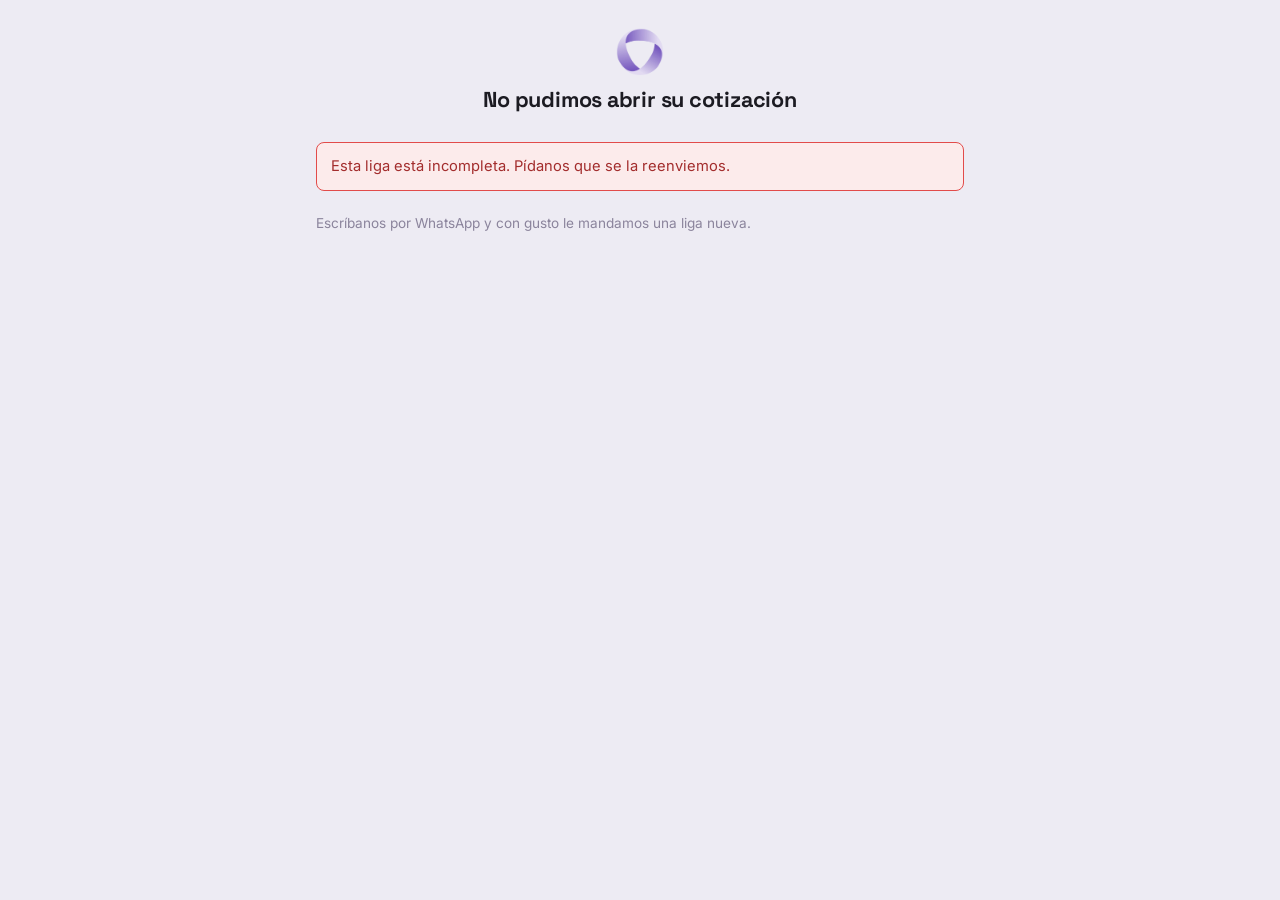
<file: cotizacion/index.html>
<!DOCTYPE html>
<html lang="es">
<head>
<meta charset="utf-8">
<meta name="viewport" content="width=device-width, initial-scale=1, viewport-fit=cover">
<title>Zorvix · Su cotización</title>
<meta name="robots" content="noindex, nofollow">
<meta name="referrer" content="no-referrer">
<meta name="description" content="Cotización de tiempo quirúrgico en Zorvix">
<meta name="theme-color" content="#7B5DC2" media="(prefers-color-scheme: light)">
<meta name="theme-color" content="#16131F" media="(prefers-color-scheme: dark)">
<link rel="icon" type="image/png" href="../assets/zorvix-favicon.png">
<link rel="apple-touch-icon" href="../assets/zorvix-iso.png">
<link rel="stylesheet" href="../zorvix-tokens.css">
<script>
/* El tema antes de pintar, para no enseñar el destello blanco. */
(function(){
  var t=null; try{ t=localStorage.getItem('zorvix-tema'); }catch(e){}
  if(!t) t = matchMedia('(prefers-color-scheme: dark)').matches ? 'oscuro' : 'claro';
  document.documentElement.setAttribute('data-tema', t);
})();
</script>
<style>
/* Esta página hace DOS trabajos con un solo archivo:

   1. En el celular del paciente es lo que abre desde el WhatsApp.
   2. En la clínica es la hoja que se imprime o se guarda en PDF.

   Por eso toda la decisión de impresión vive en @media print y no hay una
   segunda plantilla que se desincronice de ésta. Lo que el paciente ve en la
   pantalla y lo que sale en el papel son el mismo documento. */
:root{
  color-scheme: light;
  --morado:var(--zx-violeta-600); --morado-50:var(--zx-violeta-050);
  --tinta:var(--zx-txt); --tinta2:var(--zx-txt-2); --tinta3:var(--zx-txt-3);
  --papel:var(--zx-superficie); --fondo:var(--zx-lienzo); --linea:var(--zx-borde);
  --ok-bg:var(--zx-ok-bg); --ok-txt:var(--zx-ok-txt); --ok-linea:var(--zx-ok);
  --al-bg:var(--zx-alerta-bg); --al-txt:var(--zx-alerta-txt); --al-linea:var(--zx-alerta);
  --mal-bg:var(--zx-error-bg); --mal-txt:var(--zx-error-txt); --mal-linea:var(--zx-error);
  --r:var(--zx-r-tarjeta);
}
html[data-tema="oscuro"]{ color-scheme: dark; }

*{box-sizing:border-box}
html,body{margin:0;padding:0}
body{
  background:var(--fondo); color:var(--tinta);
  font-family:var(--zx-cuerpo, "Inter", system-ui, -apple-system, sans-serif);
  font-size:16px; line-height:1.55; -webkit-font-smoothing:antialiased;
  padding:0 0 env(safe-area-inset-bottom,0px);
}
h1,h2{font-family:var(--zx-titulo, "Space Grotesk", system-ui, sans-serif);letter-spacing:-.01em;margin:0}
h1{font-size:1.35rem}
h2{font-size:1rem;text-transform:uppercase;letter-spacing:.08em;color:var(--tinta2);font-weight:600}
.oculto{display:none !important}
button{font:inherit}

.envoltura{max-width:680px;margin:0 auto;padding:0 16px 48px}
.centro{text-align:center;padding:64px 16px;color:var(--tinta2)}

header{text-align:center;padding:28px 16px 12px}
header img{height:48px;width:auto}
header .sub{color:var(--tinta2);font-size:.9rem;margin-top:6px}

.hoja{
  background:var(--papel); border:1px solid var(--linea); border-radius:var(--r);
  padding:22px; margin-top:18px;
}

.datos{display:grid;grid-template-columns:repeat(auto-fit,minmax(190px,1fr));gap:14px 20px;margin-bottom:20px}
.dato .et{font-size:.72rem;text-transform:uppercase;letter-spacing:.07em;color:var(--tinta3)}
.dato .vl{font-weight:600}

table{width:100%;border-collapse:collapse;font-size:.95rem}
th{text-align:left;font-size:.72rem;text-transform:uppercase;letter-spacing:.07em;
   color:var(--tinta3);font-weight:600;padding:0 0 8px;border-bottom:1px solid var(--linea)}
td{padding:11px 0;border-bottom:1px solid var(--linea);vertical-align:top}
.num{text-align:right;white-space:nowrap}
.total td{border-bottom:none;padding-top:16px;font-size:1.15rem;font-weight:700}
.total .num{color:var(--morado)}
.matiz{font-size:.82rem;color:var(--tinta3);margin-top:2px}

.aviso{border-radius:var(--zx-r-control);padding:12px 14px;margin:14px 0;font-size:.92rem;
       border:1px solid transparent}
.aviso.ok{background:var(--ok-bg);color:var(--ok-txt);border-color:var(--ok-linea)}
.aviso.alerta{background:var(--al-bg);color:var(--al-txt);border-color:var(--al-linea)}
.aviso.malo{background:var(--mal-bg);color:var(--mal-txt);border-color:var(--mal-linea)}

.pie{color:var(--tinta3);font-size:.85rem;margin-top:22px}
.pie strong{color:var(--tinta2)}

.acciones{display:flex;gap:10px;flex-wrap:wrap;margin-top:20px}
.btn{background:var(--morado);color:#fff;border:0;border-radius:var(--zx-r-control);
     padding:12px 20px;font-weight:600;cursor:pointer}
.btn.sec{background:transparent;color:var(--morado);border:1px solid var(--morado)}

/* ─── El papel ───────────────────────────────────────────────────────────
   Se imprime en claro SIEMPRE, aunque el celular esté en tema oscuro: una
   hoja con fondo negro se come el tóner y se lee peor. Y desaparecen los
   botones, que en papel no sirven para nada. */
@media print{
  html[data-tema="oscuro"]{ color-scheme: light; }
  html,body{background:#fff;color:#000}
  .acciones,.no-imprime{display:none !important}
  .envoltura{max-width:none;padding:0}
  .hoja{border:0;border-radius:0;padding:0;margin-top:8px;background:#fff}
  header{padding:0 0 10px}
  td,th{border-color:#ccc}
  .matiz{color:#555}
  .aviso{border:1px solid #999;background:transparent;color:#000}
  @page{margin:16mm}
}
</style>
</head>
<body>

<div id="cargando" class="centro">Abriendo su cotización…</div>

<!-- Liga inválida, vencida o reemplazada. -->
<div id="pantalla-error" class="oculto">
  <header>
    <img src="../assets/zorvix-iso.png" alt="Zorvix">
    <h1>No pudimos abrir su cotización</h1>
  </header>
  <div class="envoltura">
    <div class="aviso malo" id="error-texto"></div>
    <p class="pie">Escríbanos por WhatsApp y con gusto le mandamos una liga nueva.</p>
  </div>
</div>

<div id="pantalla" class="oculto">
  <header>
    <img src="../assets/zorvix-iso.png" alt="Zorvix">
    <div class="sub">Centro Quirúrgico Especializado</div>
  </header>

  <div class="envoltura">
    <div class="hoja">
      <h1>Cotización de tiempo quirúrgico</h1>
      <div id="estado-vigencia"></div>

      <div class="datos" id="datos"></div>

      <h2>Conceptos</h2>
      <table>
        <thead>
          <tr>
            <th>Procedimiento</th>
            <th class="num">Importe</th>
          </tr>
        </thead>
        <tbody id="conceptos"></tbody>
      </table>

      <p class="pie" id="nota-paciente"></p>
      <p class="pie" id="no-incluye"></p>
      <p class="pie">
        <strong>Esta cotización corresponde únicamente a lo que cobra Zorvix.</strong>
        Los honorarios de su cirujano y del anestesiólogo se pagan por separado
        y directamente con ellos.
      </p>
    </div>

    <div class="acciones">
      <button class="btn" id="imprimir" type="button">Imprimir o guardar en PDF</button>
    </div>
  </div>
</div>

<script>
/* ═══════════════════════════════════════════════════════════════════════════
   El token es lo único que identifica esta cotización. No viaja ningún
   Cotizacion_ID ni por la URL ni en la petición: no hay número que cambiar
   para ver el precio de otra persona.
   ═══════════════════════════════════════════════════════════════════════════ */
const API = 'https://script.google.com/macros/s/AKfycbyplldJRxqP20tkrVqOsRUV6dHKBJDJQ2MIE1Fg_-Z1nB34bZYUsJ6TuwlXJxZTlHM/exec';

const TOKEN = new URLSearchParams(location.search).get('t') || '';

const $ = (id) => document.getElementById(id);

/* `credentials:'omit'` NO es opcional: con varias cuentas de Google abiertas,
   Google redirige /macros/s/.../exec a /macros/u/<N>/s/.../exec y devuelve 404.
   Sin omit, el paciente ve una página muerta sin saber por qué. */
async function llamar(cuerpo) {
  const r = await fetch(API, {
    method: 'POST', credentials: 'omit',
    headers: { 'Content-Type': 'text/plain;charset=utf-8' },
    body: JSON.stringify(Object.assign({ token: TOKEN }, cuerpo))
  });
  return await r.json();
}

const esc = (s) => String(s == null ? '' : s)
  .replace(/&/g,'&amp;').replace(/</g,'&lt;').replace(/>/g,'&gt;')
  .replace(/"/g,'&quot;');

const pesos = (n) => '$' + (Math.round(Number(n) || 0)).toLocaleString('es-MX');

const MESES = ['enero','febrero','marzo','abril','mayo','junio',
               'julio','agosto','septiembre','octubre','noviembre','diciembre'];

/* "2026-10-13" -> "13 de octubre de 2026". Se arma a mediodía a propósito: con
   T00:00 un huso negativo recorre la fecha al día anterior.

   El segundo camino NO es adorno. Cuando la hoja de cálculo devuelve una fecha
   como objeto y no como texto, lo que llega aquí es "Tue Oct 13 2026 …". La
   versión anterior recortaba a diez caracteres y le imprimía al paciente
   «Tue Oct 13». Si no viene en ISO, se intenta interpretar la fecha completa
   antes de rendirse, y sólo se devuelve el texto crudo cuando de veras no se
   pudo entender. */
function fechaLarga(iso){
  const bruto = String(iso || '').trim();
  if (!bruto) return '';
  const s = bruto.slice(0, 10);
  if (/^\d{4}-\d{2}-\d{2}$/.test(s)) {
    const d = new Date(s + 'T12:00:00');
    if (!isNaN(d.getTime())) {
      return d.getDate() + ' de ' + MESES[d.getMonth()] + ' de ' + d.getFullYear();
    }
  }
  const d2 = new Date(bruto);
  if (!isNaN(d2.getTime())) {
    return d2.getDate() + ' de ' + MESES[d2.getMonth()] + ' de ' + d2.getFullYear();
  }
  return bruto;
}

function campo(etiqueta, valor){
  if (!valor) return '';
  return '<div class="dato"><div class="et">' + esc(etiqueta) + '</div>' +
         '<div class="vl">' + esc(valor) + '</div></div>';
}

function pinta(d){
  $('datos').innerHTML =
    campo('Folio', d.folio) +
    campo('A nombre de', d.paciente) +
    campo('Cirujano', d.cirujano) +
    campo('Emitida', fechaLarga(d.emitida));

  /* El estado va arriba y en palabras, no en un color nada más: el paciente que
     abre la liga tres meses después tiene que entender por qué el número que le
     dijeron ya no aplica. */
  $('estado-vigencia').innerHTML = d.vigente
    ? '<div class="aviso ok">Este precio está vigente hasta el ' +
      esc(fechaLarga(d.vigenciaHasta)) + '.</div>'
    : '<div class="aviso alerta">Este precio ya venció' +
      (d.vigenciaHasta ? ' el ' + esc(fechaLarga(d.vigenciaHasta)) : '') +
      '. Pídanos una cotización nueva y con gusto se la preparamos.</div>';

  /* DOS COLUMNAS, NO CUATRO. Antes salían «Lista», «Aplica 100%» e «Importe».
     Las tres primeras son la contabilidad interna de cómo se armó el precio:
     al paciente le dicen que hay un precio de lista y un factor que alguien le
     movió —o no—, y lo invitan a preguntar por qué a él le tocó 100%. Lo único
     que le corresponde ver es qué le van a cobrar por cada cosa.

     El precio de lista reaparece SÓLO cuando hay descuento real, porque ahí sí
     es información a su favor y hay que enseñársela. */
  const filas = (d.conceptos || []).map(function(c){
    const lista   = Number(c.precioLista) || 0;
    const importe = Number(c.importe) || 0;
    const rebaja  = lista > importe
      ? '<div class="matiz">Precio de lista ' + pesos(lista) + '</div>'
      : '';
    return '<tr><td>' + esc(c.nombre) + rebaja + '</td>' +
           '<td class="num"><b>' + pesos(importe) + '</b></td></tr>';
  }).join('');

  const noches = Number(d.subtotalNoches) > 0
    ? '<tr><td>' + esc(d.noches) + ' noche(s) de hospitalización</td>' +
      '<td class="num"><b>' + pesos(d.subtotalNoches) + '</b></td></tr>'
    : '';

  const ajuste = Number(d.ajusteMonto)
    ? '<tr><td>' +
      (Number(d.ajusteMonto) < 0 ? 'Descuento' : 'Ajuste') +
      (d.ajusteMotivo ? ' · ' + esc(d.ajusteMotivo) : '') + '</td>' +
      '<td class="num"><b>' + (Number(d.ajusteMonto) > 0 ? '+' : '−') +
      pesos(Math.abs(Number(d.ajusteMonto))) + '</b></td></tr>'
    : '';

  $('conceptos').innerHTML = filas + noches + ajuste +
    '<tr class="total"><td>Total</td>' +
    '<td class="num">' + pesos(d.total) + '</td></tr>';

  /* Aquí vivían los avisos del motor de precios, y era un error mío. La
     intención era buena —no callarle al paciente que algo no se pudo
     calcular— pero el texto estaba escrito para quien programa el tarifario:
     «no está en el tarifario», «va al 100%, sin factor». Eso no informa a un
     paciente, lo inquieta, y además enseña la cocina.

     Lo que sí le toca saber —que la hospitalización no viene incluida— ahora
     lo manda el backend ya redactado para él, en `notaPaciente`, y se imprime
     como una nota al pie y no como una alarma de color. */
  $('nota-paciente').textContent = d.notaPaciente || '';
  $('nota-paciente').classList.toggle('oculto', !d.notaPaciente);

  $('no-incluye').textContent = d.noIncluye || '';
  $('no-incluye').classList.toggle('oculto', !d.noIncluye);

  $('cargando').classList.add('oculto');
  $('pantalla').classList.remove('oculto');
  document.title = 'Zorvix · Cotización ' + (d.folio || '');
}

function falla(mensaje){
  $('error-texto').textContent = mensaje ||
    'Esta liga no se pudo abrir. Pídanos una nueva.';
  $('cargando').classList.add('oculto');
  $('pantalla-error').classList.remove('oculto');
}

$('imprimir').onclick = function(){ window.print(); };

(async function(){
  if (!TOKEN) { falla('Esta liga está incompleta. Pídanos que se la reenviemos.'); return; }
  try{
    const d = await llamar({ accion: 'cotizacionAbrir' });
    if (!d || !d.ok) { falla(d && d.mensaje); return; }
    pinta(d);
  }catch(e){
    falla('No pudimos conectarnos. Revise su internet y vuelva a abrir la liga.');
  }
})();
</script>

</body>
</html>
</file>
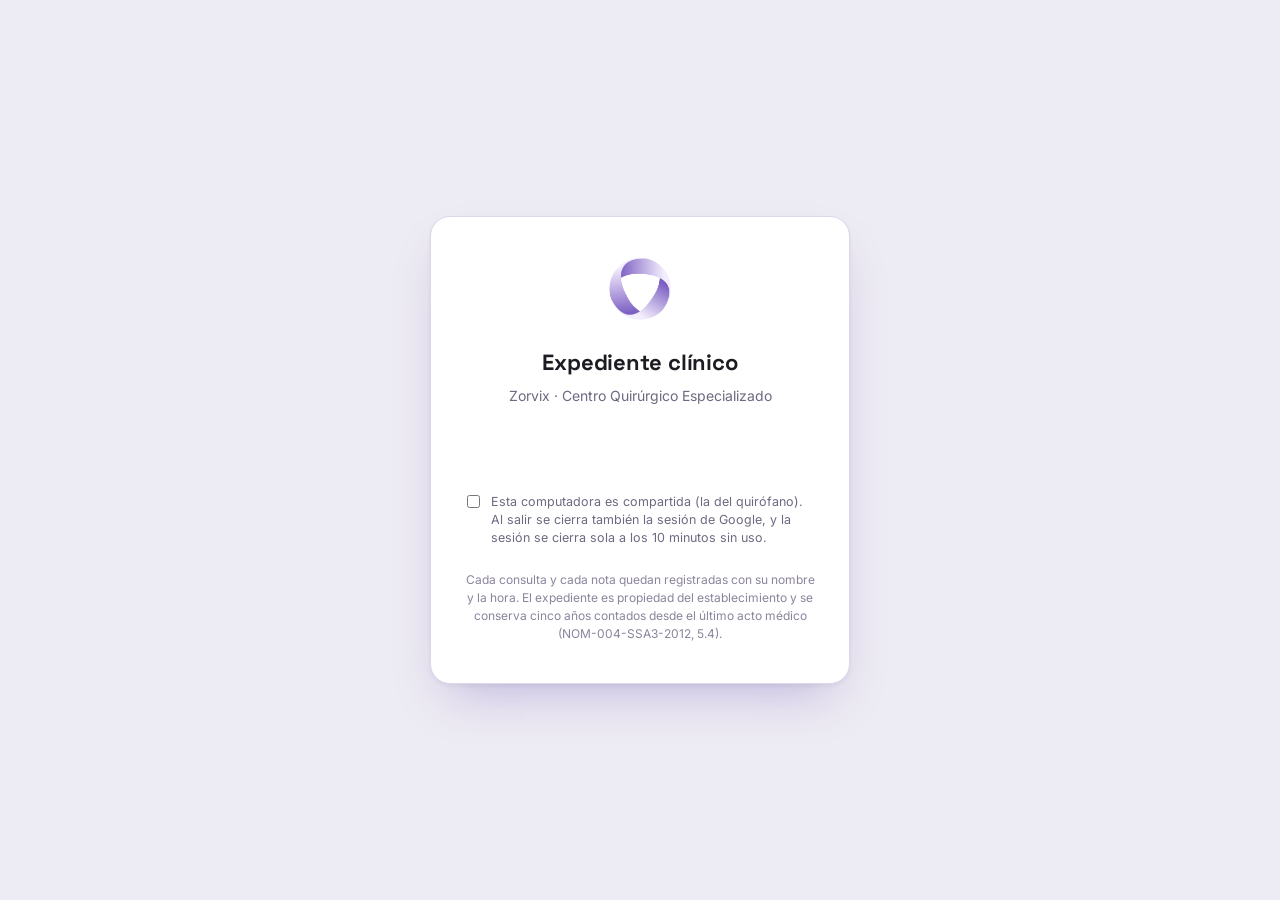
<file: expediente/index.html>
<!DOCTYPE html>
<html lang="es">
<head>
<meta charset="utf-8">
<meta name="viewport" content="width=device-width, initial-scale=1, viewport-fit=cover">
<title>Zorvix · Expediente</title>
<meta name="description" content="Expediente clínico de Zorvix · Centro Quirúrgico Especializado">
<meta name="theme-color" content="#7B5DC2" media="(prefers-color-scheme: light)">
<meta name="theme-color" content="#16131F" media="(prefers-color-scheme: dark)">
<link rel="icon" type="image/png" href="../assets/zorvix-favicon.png">
<link rel="apple-touch-icon" href="../assets/zorvix-iso.png">
<link rel="preconnect" href="https://fonts.googleapis.com">
<link rel="preconnect" href="https://fonts.gstatic.com" crossorigin>
<link rel="preconnect" href="https://accounts.google.com">
<link rel="stylesheet" href="../zorvix-tokens.css">
<script>
/* El tema se fija ANTES de pintar: si se hace abajo se alcanza a ver el
   destello blanco antes de entrar en oscuro. */
(function(){
  var t=null; try{ t=localStorage.getItem('zorvix-tema'); }catch(e){}
  if(!t) t = matchMedia('(prefers-color-scheme: dark)').matches ? 'oscuro' : 'claro';
  document.documentElement.setAttribute('data-tema', t);
})();
</script>
<style>
/* ═══════════════════════════════════════════════════════════════════════
   Los colores, tipos, radios y tiempos NO se definen aquí: vienen de
   ../zorvix-tokens.css, que es la única fuente de verdad de la marca para
   todo el ecosistema. Lo de abajo son alias con los nombres de esta pantalla.
   ═══════════════════════════════════════════════════════════════════════ */
:root{
  color-scheme: light;
  --morado-900:var(--zx-violeta-900); --morado-700:var(--zx-violeta-700);
  --morado-600:var(--zx-violeta-600); --morado-500:var(--zx-violeta-500);
  --morado-300:var(--zx-violeta-300); --morado-100:var(--zx-violeta-100);
  --morado-50:var(--zx-violeta-050);
  --tinta:var(--zx-txt); --tinta2:var(--zx-txt-2); --tinta3:var(--zx-txt-3);
  --papel:var(--zx-superficie); --papel-2:var(--zx-superficie-2); --fondo:var(--zx-lienzo);
  --linea:var(--zx-borde);
  --ok:var(--zx-ok-txt); --ok-bg:var(--zx-ok-bg); --ok-linea:var(--zx-ok);
  --alerta:var(--zx-alerta-txt); --alerta-bg:var(--zx-alerta-bg); --alerta-linea:var(--zx-alerta);
  --malo:var(--zx-error-txt); --malo-bg:var(--zx-error-bg); --malo-linea:var(--zx-error);
  --r:var(--zx-r-tarjeta); --r-sm:var(--zx-r-control); --r-lg:var(--zx-r-cristal); --r-full:999px;
  --sombra-1:0 1px 2px rgba(28,27,34,.05);
  --sombra-2:0 1px 2px rgba(28,27,34,.05), 0 10px 26px -14px rgba(91,62,173,.26);
  --sombra-3:0 2px 4px rgba(28,27,34,.05), 0 24px 48px -20px rgba(91,62,173,.34);
  --anillo:0 0 0 3px rgba(123,95,199,.22);
  --transicion:var(--zx-rapido) var(--zx-suave);
}
html[data-tema="oscuro"]{ color-scheme: dark; }

*{box-sizing:border-box}
html,body{margin:0;padding:0}
body{
  background:var(--fondo); color:var(--tinta);
  font-family:var(--zx-cuerpo, "Inter", system-ui, -apple-system, sans-serif);
  font-size:15px; line-height:1.55; -webkit-font-smoothing:antialiased;
  padding-top:env(safe-area-inset-top,0px); padding-bottom:env(safe-area-inset-bottom,0px);
}
h1,h2,h3,.marca-txt{font-family:var(--zx-titulo, "Space Grotesk", system-ui, sans-serif);letter-spacing:-.01em}
.oculto{display:none !important}
button{font:inherit}
a{color:var(--morado-700)}

/* ── Barra de carga ─────────────────────────────────────────── */
#cargando{position:fixed;top:0;left:0;right:0;height:3px;z-index:9999;pointer-events:none;opacity:0;transition:opacity .2s}
#cargando.on{opacity:1}
#cargando i{display:block;height:100%;width:40%;background:var(--zx-grad-a,linear-gradient(90deg,#7B5DC2,#B79BEA));animation:corre 1.1s infinite ease-in-out}
@keyframes corre{0%{transform:translateX(-100%)}100%{transform:translateX(350%)}}

/* ── Entrada ────────────────────────────────────────────────── */
#pantalla-entrada{min-height:100vh;display:grid;place-items:center;padding:24px}
#acceso{width:min(420px,100%);background:var(--papel);border:1px solid var(--linea);border-radius:var(--r-lg);
  box-shadow:var(--sombra-3);padding:40px 32px;text-align:center}
#acceso .iso{width:64px;height:64px;object-fit:contain;margin-bottom:18px}
#acceso h1{margin:0 0 6px;font-size:22px}
#acceso p{margin:0 0 26px;color:var(--tinta2);font-size:14px}
#boton-google{display:flex;justify-content:center;min-height:44px}
.pie-legal{margin-top:24px;font-size:12px;color:var(--tinta3);line-height:1.5}

/* ── Barra superior ─────────────────────────────────────────── */
#barra{position:sticky;top:0;z-index:50;background:var(--papel);border-bottom:1px solid var(--linea);
  display:flex;align-items:center;gap:14px;padding:10px 18px;padding-top:calc(10px + env(safe-area-inset-top,0px))}
#marca-img{height:26px;width:auto;display:block}
#barra .crece{flex:1}
.pastilla{display:inline-flex;align-items:center;gap:7px;border:1px solid var(--linea);background:var(--papel-2);
  border-radius:var(--r-full);padding:5px 12px;font-size:13px;color:var(--tinta2)}
.ini{width:26px;height:26px;border-radius:var(--r-full);background:var(--morado-500);color:#fff;
  display:grid;place-items:center;font-size:12px;font-weight:600}
.iconbtn{width:36px;height:36px;border-radius:var(--r-sm);border:1px solid var(--linea);background:var(--papel);
  color:var(--tinta2);cursor:pointer;display:grid;place-items:center;transition:var(--transicion)}
.iconbtn:hover{background:var(--papel-2);color:var(--tinta)}
html[data-tema="oscuro"] .sol{display:none}
html:not([data-tema="oscuro"]) .luna{display:none}

/* ── Navegación ─────────────────────────────────────────────── */
#tabs{display:flex;gap:4px;padding:0 18px;border-bottom:1px solid var(--linea);background:var(--papel);
  position:sticky;top:57px;z-index:49;overflow-x:auto}
#tabs button{background:none;border:0;border-bottom:2px solid transparent;color:var(--tinta2);
  padding:11px 14px;cursor:pointer;font-size:14px;white-space:nowrap;transition:var(--transicion)}
#tabs button:hover{color:var(--tinta)}
#tabs button.sel{color:var(--morado-700);border-bottom-color:var(--morado-500);font-weight:600}

/* ── Estructura ─────────────────────────────────────────────── */
main{max-width:1120px;margin:0 auto;padding:22px 18px 80px}
.vista{display:none}
.vista.on{display:block}
.tarjeta{background:var(--papel);border:1px solid var(--linea);border-radius:var(--r);box-shadow:var(--sombra-1);padding:18px;margin-bottom:16px}
.tarjeta h2{margin:0 0 4px;font-size:17px}
.tarjeta .sub{margin:0 0 14px;color:var(--tinta3);font-size:13px}
.fila{display:flex;align-items:center;gap:10px;flex-wrap:wrap}
.crece{flex:1}
.rejilla{display:grid;gap:12px;grid-template-columns:repeat(auto-fill,minmax(230px,1fr))}

/* ── Botones ────────────────────────────────────────────────── */
.btn{border:1px solid var(--linea);background:var(--papel);color:var(--tinta);border-radius:var(--r-sm);
  padding:9px 15px;cursor:pointer;font-size:14px;transition:var(--transicion);white-space:nowrap}
.btn:hover{background:var(--papel-2)}
.btn.primario{background:var(--morado-600);border-color:var(--morado-600);color:#fff;font-weight:600}
.btn.primario:hover{background:var(--morado-700);border-color:var(--morado-700)}
.btn.peligro{color:var(--malo);border-color:var(--malo-linea)}
.btn:disabled{opacity:.45;cursor:not-allowed}
.btn.chico{padding:5px 10px;font-size:13px}
.adjuntos{display:flex;flex-direction:column;gap:7px;align-items:flex-start}
.lista-adjuntos{list-style:none;margin:0;padding:0;display:flex;flex-direction:column;gap:5px;width:100%}
.lista-adjuntos li{display:flex;align-items:center;gap:7px;flex-wrap:wrap;
  border:1px solid var(--linea);border-radius:var(--r-sm);padding:6px 9px;background:var(--papel-2)}
.alta-adjunto{display:flex;align-items:center;gap:10px;flex-wrap:wrap}
.renglon .hora.urge{color:var(--morado-700);font-weight:700}
#vista-mios .renglon{cursor:pointer}
.adj-caso{border:1px solid var(--linea);border-radius:var(--r-sm);padding:10px 12px;margin-bottom:10px}
.adj-caso > summary{cursor:pointer;font-weight:600}
.adj-caso > summary .etq{margin-left:7px}
.adj-caso > *{margin-top:8px}
.lista-adjuntos li .crece{flex:1;min-width:0}
.lista-adjuntos li select{max-width:230px}
.alta-adjunto-btn{cursor:pointer;display:inline-flex;align-items:center}
/* No se oculta con display:none: asi la etiqueta lo sigue alcanzando por
   teclado y el lector de pantalla lo anuncia. */
.alta-adjunto input[type=file]{position:absolute;width:1px;height:1px;
  opacity:0;overflow:hidden;clip:rect(0 0 0 0);white-space:nowrap}

/* ── Selector de documento nuevo ─────────────────────────────
   Veintiún botones del mismo peso obligan a leerlos todos para
   encontrar uno. Agrupados por momento quirúrgico, el ojo salta
   directo al bloque del momento en que va el caso. */
.momento{margin-bottom:15px}
.momento:last-child{margin-bottom:0}
.momento h4{margin:0 0 8px;font-size:11px;text-transform:uppercase;letter-spacing:.06em;
  color:var(--tinta3);font-weight:600}
/* Cuántos hay ya de ese tipo en el expediente: el que no trae número es
   el que falta, y eso se ve sin leer. */
.btn.chico .cuenta{display:inline-block;margin-left:7px;font-size:10.5px;font-weight:600;
  padding:1px 6px;border-radius:var(--r-full);background:var(--ok-bg);color:var(--ok)}
/* Los consentimientos los firma el paciente y tienen consecuencias
   legales: no pueden pesar lo mismo que una nota interna. */
.btn.chico.firma-paciente{border-color:var(--morado-300);
  box-shadow:inset 3px 0 0 var(--morado-600)}

/* ── Avisos ─────────────────────────────────────────────────── */
.aviso{border-radius:var(--r-sm);padding:11px 14px;font-size:14px;margin-bottom:12px;border:1px solid}
.aviso.ok{background:var(--ok-bg);border-color:var(--ok-linea);color:var(--ok)}
.aviso.warn{background:var(--alerta-bg);border-color:var(--alerta-linea);color:var(--alerta)}
.aviso.malo{background:var(--malo-bg);border-color:var(--malo-linea);color:var(--malo)}
.vacio{text-align:center;color:var(--tinta3);padding:46px 18px;font-size:14px;
  background:url("../assets/zorvix-iso.png") center 16px/40px no-repeat;padding-top:74px;opacity:.85}
html[data-tema="oscuro"] .vacio{background-image:url("../assets/zorvix-iso-blanco.png");opacity:.55}

/* ── Listas de casos y pacientes ────────────────────────────── */
.renglon{display:flex;gap:14px;align-items:center;padding:13px 14px;border:1px solid var(--linea);
  border-radius:var(--r-sm);background:var(--papel);margin-bottom:9px;cursor:pointer;transition:var(--transicion)}
.renglon:hover{border-color:var(--morado-300);box-shadow:var(--sombra-2)}
.renglon .hora{font-family:var(--zx-mono,"JetBrains Mono",monospace);font-size:13px;color:var(--morado-700);
  min-width:52px;font-weight:600}
.renglon .nom{font-weight:600}
.renglon .det{font-size:13px;color:var(--tinta3)}
/* El renglón de un internamiento ya carga ocho botones de impresión. En una
   sola línea dejaron de caber: los últimos se salían de la pantalla y de paso
   estrujaban el nombre del procedimiento hasta dejarlo en una columna de tres
   letras. Los botones bajan a su propio renglón y se acomodan solos, así que
   agregar un documento más no vuelve a romper la fila. */
.renglon.caso{flex-wrap:wrap}
.renglon.caso>.crece{min-width:200px}
.caso-botones{flex:1 1 100%;display:flex;flex-wrap:wrap;align-items:center;gap:8px;margin-top:4px}
.caso-botones .btn{margin:0}
.etq{display:inline-block;font-size:11px;padding:2px 9px;border-radius:var(--r-full);border:1px solid var(--linea);
  color:var(--tinta2);background:var(--papel-2);white-space:nowrap}
.etq.ok{background:var(--ok-bg);border-color:var(--ok-linea);color:var(--ok)}
.etq.warn{background:var(--alerta-bg);border-color:var(--alerta-linea);color:var(--alerta)}
.etq.malo{background:var(--malo-bg);border-color:var(--malo-linea);color:var(--malo)}

/* ── Ficha del paciente ─────────────────────────────────────── */
#ficha{display:grid;gap:14px;grid-template-columns:repeat(auto-fit,minmax(180px,1fr))}
#ficha .dato .k{font-size:11px;text-transform:uppercase;letter-spacing:.06em;color:var(--tinta3)}
#ficha .dato .v{font-size:15px}
.franja-alerta{border-left:3px solid var(--malo-linea);background:var(--malo-bg);color:var(--malo);
  padding:9px 13px;border-radius:var(--r-sm);font-size:14px;margin-top:12px}

/* ── Formulario ─────────────────────────────────────────────── */
.grupo{border:1px solid var(--linea);border-radius:var(--r);margin-bottom:14px;background:var(--papel);overflow:hidden}
.grupo>summary{cursor:pointer;padding:12px 16px;font-weight:600;background:var(--papel-2);list-style:none;
  display:flex;align-items:center;gap:10px;font-family:var(--zx-titulo,"Space Grotesk",sans-serif)}
.grupo>summary::-webkit-details-marker{display:none}
.grupo>summary::before{content:"▸";color:var(--morado-500);transition:var(--transicion)}
.grupo[open]>summary::before{transform:rotate(90deg)}
.grupo .cuerpo{padding:16px;display:grid;gap:14px;grid-template-columns:repeat(auto-fill,minmax(250px,1fr))}
.campo{display:flex;flex-direction:column;gap:5px;min-width:0}
.campo.ancho{grid-column:1/-1}
.campo label{font-size:12.5px;color:var(--tinta2);font-weight:500;display:flex;gap:6px;align-items:baseline}
.campo label .req{color:var(--malo)}
.campo .pista{font-size:11.5px;color:var(--tinta3)}
/* El cuadro de «anular» pide un motivo y necesita su propia pista, fuera de
   .campo. Y los documentos anulados se ven apagados, sin desaparecer. */
#conf-pista{display:block;margin-top:6px;font-size:11.5px;color:var(--tinta3)}
.renglon.tenue{opacity:.55}
.renglon.tenue .nom{text-decoration:line-through}
.cabeza-anulados{font-size:12.5px;font-weight:600;color:var(--tinta2);
  margin:14px 0 2px;padding-top:10px;border-top:1px solid var(--linea)}
input[type=text],input[type=number],input[type=date],input[type=time],select,textarea{
  width:100%;border:1px solid var(--linea);background:var(--papel);color:var(--tinta);
  border-radius:var(--r-sm);padding:9px 11px;font:inherit;font-size:14px;transition:var(--transicion)}
input:focus,select:focus,textarea:focus{outline:none;border-color:var(--morado-400,var(--morado-500));box-shadow:var(--anillo)}
textarea{resize:vertical;min-height:84px;line-height:1.55}
input[readonly],.bloqueado{background:var(--papel-2);color:var(--tinta2);cursor:default}
.heredado{font-size:10px;text-transform:uppercase;letter-spacing:.05em;color:var(--morado-700);
  background:var(--morado-50);border:1px solid var(--morado-100);border-radius:var(--r-full);
  padding:1px 7px;white-space:nowrap;cursor:help}
.campo label{flex-wrap:wrap}

/* sino */
.sino{display:inline-flex;border:1px solid var(--linea);border-radius:var(--r-sm);overflow:hidden}
.sino button{background:var(--papel);border:0;padding:7px 14px;cursor:pointer;color:var(--tinta2);font-size:13px;
  border-right:1px solid var(--linea)}
.sino button:last-child{border-right:0}
.sino button.sel{background:var(--morado-600);color:#fff;font-weight:600}
/* casillas */
.casillas{display:grid;gap:6px;grid-template-columns:repeat(auto-fill,minmax(190px,1fr))}
.casillas label{display:flex;gap:8px;align-items:flex-start;font-size:13.5px;color:var(--tinta);font-weight:400}
.casillas input{margin-top:3px}
/* tabla */
table.rep{width:100%;border-collapse:collapse;font-size:13.5px}
table.rep th{text-align:left;font-size:11px;text-transform:uppercase;letter-spacing:.05em;color:var(--tinta3);
  padding:6px 8px;border-bottom:1px solid var(--linea);font-weight:600}
table.rep td{padding:3px 4px;border-bottom:1px solid var(--linea)}
table.rep input{padding:6px 8px;font-size:13.5px}
.desbordado{overflow-x:auto}
/* serie */
table.serie th:first-child,table.serie td:first-child{position:sticky;left:0;background:var(--papel);min-width:150px}
/* gráfica */
.gfx{border:1px solid var(--linea);border-radius:var(--r-sm);background:var(--papel);padding:10px}
/* Un <svg> con viewBox y height:auto colapsa a cero alto en Chromium: hay que
   darle la proporción a mano o el control existe pero no se ve ni se puede
   tocar. Costó una prueba de navegador descubrirlo. */
.gfx svg{display:block;width:100%;height:auto}
.gfx > div[id$="_svg"] svg{aspect-ratio:760/220}
.marcas{display:grid;gap:8px;grid-template-columns:repeat(auto-fill,minmax(150px,1fr));margin-top:10px}
.marcas label{font-size:11.5px;color:var(--tinta3)}
/* imagen / esquema corporal */
.cuerpo-svg{width:100%;max-width:280px;height:auto;aspect-ratio:200/420;margin:0 auto;cursor:crosshair}
.cuerpo-svg .silueta{fill:var(--papel-2);stroke:var(--tinta3);stroke-width:1.2}
.cuerpo-svg .marca{fill:var(--malo-linea);stroke:#fff;stroke-width:1.5}

/* ── Barra de acciones del documento ────────────────────────── */
#acciones{position:sticky;bottom:0;background:var(--papel);border-top:1px solid var(--linea);
  padding:12px 18px;padding-bottom:calc(12px + env(safe-area-inset-bottom,0px));
  display:flex;gap:10px;align-items:center;flex-wrap:wrap;z-index:40;margin:0 -18px -80px}

/* ── Dictado ────────────────────────────────────────────────── */
/* #confirmar comparte estas reglas a proposito. Cuando lo agregue sin CSS,
   el cuadro se dibujo al final del documento, fuera de la vista: los botones
   de guardar «no servian» porque abrian una pregunta invisible y se quedaban
   esperando una respuesta que nadie podia dar. */
#dictado,#confirmar,#traer{position:fixed;inset:0;background:rgba(20,18,28,.55);display:grid;padding:16px}
#traer{place-items:center;z-index:200}
#dictado{place-items:end center;z-index:200}
/* Mas alto que el dictado A PROPOSITO. #confirmar siempre pregunta ALGO de lo
   que ya esta en pantalla, asi que nunca puede quedar debajo. Con los dos en
   200 ganaba el dictado —esta despues en el HTML— y la pregunta se abria
   invisible detras: «Repartir a los campos» parecia no servir. */
#confirmar{place-items:center;z-index:300}
#aviso-global{z-index:400}
#dictado .caja,#confirmar .caja,#traer .caja{background:var(--papel);border:1px solid var(--linea);border-radius:var(--r-lg);
  box-shadow:var(--sombra-3);width:min(560px,100%);padding:20px;max-height:86vh;overflow:auto}
#traer .caja{width:min(860px,100%)}
.punto{width:10px;height:10px;border-radius:var(--r-full);background:var(--malo-linea);display:inline-block;
  animation:late 1s infinite}
@keyframes late{50%{opacity:.25}}
.paso{border-left:2px solid var(--linea);padding:6px 0 6px 12px;margin-bottom:6px}
.paso.hecho{border-left-color:var(--ok-linea)}
.paso .t{font-size:13px;font-weight:600}
.paso .a{font-size:12px;color:var(--tinta3)}

/* ── Impresión ───────────────────────────────────────────────

   Antes se imprimía la pantalla con otro estilo, y salía una foto del
   formulario: recuadros, flechitas de lista, etiquetas HEREDADO, asteriscos
   rojos, «Paso 5», campos vacíos, y tres encabezados de grupo sin nada
   debajo. Tres hojas para media hoja de contenido, y sin un lugar donde
   firmar.

   Ahora se imprime #impresion, que se arma al momento con lo que de verdad
   lleva una nota: membrete, identificación, lo capturado, y el pie de firma
   que pide NOM-004-SSA3-2012 5.10 (nombre completo, cédula y firma).
   Un campo vacío no se imprime: una nota no debe tener huecos rotulados. */
#impresion{display:none}
@media print{
  body>*{display:none !important}
  body{background:#fff;color:#000;margin:0}
  #impresion{display:block !important;font:10.5pt/1.45 Georgia,'Times New Roman',serif;
    color:#000;padding:0}
  /* ¿POR QUÉ MARGEN CERO, SI LA HOJA OBVIAMENTE NECESITA MÁRGENES?

     Porque el encabezado y el pie que el navegador imprime por su cuenta —el
     título de la pestaña, la dirección de la página, la fecha de impresión y
     «1/3»— los dibuja DENTRO del margen de @page. Mientras haya margen, hay
     dónde ponerlos, y salen. En una nota clínica eso no es sólo ruido: estampa
     la fecha en que se imprimió encima de un documento cuya fecha es la del
     acto, que es justo la confusión que se corrigió en el índice.

     La casilla «Encabezados y pies de página» del diálogo de impresión los
     apaga, pero es una preferencia de cada navegador y de cada quien. En la
     computadora compartida del quirófano eso no sirve: el documento no puede
     depender de que quien imprime se acuerde de destildar una casilla.

     Con el margen en cero el navegador no tiene dónde dibujarlos. Los márgenes
     de verdad se meten adentro del pliego, en el <thead> y en un <tfoot>
     vacío, que es lo único que se reserva en TODAS las hojas.

     Medido con Chromium, con el encabezado del navegador ENCENDIDO:
       · con @page{margin:14mm}  → sale el título de la pestaña y la ruta del
         archivo en las 3 hojas, y el texto queda a 4.4 mm del borde;
       · con @page{margin:0} + estos rellenos → no sale ninguno de los dos,
         arriba 13.9 mm, izquierda 14.0 mm, abajo libre ≥ 17.8 mm en cada hoja,
         y el número de hojas no cambia. */
  @page{margin:0}

  /* El correlativo se repite en cada hoja: en un expediente de papel las hojas
     se sueltan y cada una tiene que decir de quién es.

     Va en el <thead> de la tabla que envuelve el pliego, y NO como
     position:fixed, que es como estaba. Un elemento fijo sí se repite en cada
     hoja, pero no ocupa flujo: el espacio se reservaba una sola vez —con el
     padding-top de #impresion, que aplica al bloque entero, o sea nada más
     arriba de la hoja 1— y de la hoja 2 en adelante el correlativo caía encima
     del texto. El <thead> sí repite Y su alto se descuenta en TODAS las hojas.

     Corrección a lo que decía aquí antes: escribí que el <thead> era lo único
     que Chrome repite. No es cierto, y lo volví a medir: el <tfoot> también se
     repite y también reserva su alto en cada hoja. Por eso el margen de abajo
     ahora es un <tfoot> vacío.

     Probado con Chromium contra este mismo CSS: antes se encimaba en la hoja 2,
     después no, y el número de hojas no cambia. */
  .imp-pliego{width:100%;border-collapse:collapse}
  .imp-pliego>thead>tr>td{padding:12mm 14mm 8px}
  .imp-pliego>tbody>tr>td{padding:0 14mm;vertical-align:top}

  /* EL PIE LLEVA LA NOTA DE PROCEDENCIA, y eso resolvió una queja de verdad:
     una nota de tamaño normal se iba a dos hojas y la segunda traía nada más
     la rayita de la firma.

     Medido con Chromium: el margen de abajo reservaba 15 mm EN BLANCO en cada
     hoja, mientras la nota de procedencia —documento, versión, quién capturó,
     la leyenda de conservación— ocupaba otros 16 mm dentro del contenido. Eran
     31 mm por hoja para decir dos cosas que caben en una. Mudando la nota a
     este pie ocupa el espacio que ya estaba apartado y el contenido recupera
     ~25 mm por hoja: una nota que antes necesitaba dos hojas ahora cabe en una.

     Que se repita en cada hoja no es efecto colateral, es lo correcto, y por
     la misma razón que el correlativo del encabezado: en papel las hojas se
     sueltan, y cada una tiene que poder decir de qué documento es y de dónde
     salió. */
  .imp-pliego>tfoot>tr>td{padding:6px 14mm 10mm;border:0;vertical-align:bottom}
  .imp-corre{font-size:8pt;font-family:system-ui,sans-serif;
    color:#333;border-bottom:.5pt solid #999;padding-bottom:3px}

  /* Los huecos de abajo salieron de medir, no de gusto: cada milímetro que se
     recorta aquí es contenido que no se va a una hoja nueva. */
  .imp-membrete{border-bottom:1.5pt solid #000;padding-bottom:4px;margin-bottom:7px}
  .imp-membrete .n{font-size:13pt;font-weight:700;letter-spacing:.01em}
  .imp-membrete .d{font-size:8.5pt;font-family:system-ui,sans-serif;color:#222}
  .imp-titulo{display:flex;justify-content:space-between;align-items:baseline;
    font-size:12pt;font-weight:700;text-transform:uppercase;letter-spacing:.04em;margin:0 0 8px}
  .imp-titulo span{font-size:9pt;font-weight:400;text-transform:none;letter-spacing:0}
  .imp-id{display:grid;grid-template-columns:1fr 1fr;gap:1px 20px;font-size:9.5pt;
    border-bottom:.5pt solid #000;padding-bottom:6px;margin-bottom:9px}
  .imp-id div{break-inside:avoid}
  .imp-id b{font-weight:700}
  .imp-grupo{font-size:11pt;font-weight:700;margin:9px 0 5px;border-bottom:.5pt solid #000;
    padding-bottom:2px;break-after:avoid}
  .imp-campo{margin:0 0 7px;break-inside:avoid}
  .imp-campo .e{font-weight:700;font-size:9.5pt;font-family:system-ui,sans-serif}
  .imp-campo .v{white-space:pre-wrap;margin-top:1px}
  .imp-vitales{font-size:10.5pt;margin:0 0 7px}
  .imp-tabla{width:100%;border-collapse:collapse;font-size:9pt;margin-top:3px}
  .imp-tabla th,.imp-tabla td{border:.5pt solid #666;padding:2px 4px;text-align:left}
  /* Indivisible a propósito: una rayita de firma partida entre dos hojas no
     sirve para firmar. */
  .imp-firma{margin-top:16px;break-inside:avoid}
  .imp-firma .linea{border-bottom:.75pt solid #000;height:26px;margin-bottom:3px}
  .imp-firma .pie{font-size:9pt;font-family:system-ui,sans-serif}
  .imp-nota{font-size:8pt;font-family:system-ui,sans-serif;color:#444;margin-top:0;
    border-top:.5pt solid #bbb;padding-top:3px}

  /* Hoja de identificación: frente arriba, reverso abajo, en una sola carta.
     Cada lado cabe en media hoja; no se fuerza tamaño real porque una foto
     de celular sin recortar saldría diminuta. */
  .imp-ine{display:flex;flex-direction:column;align-items:center;gap:6mm;margin-top:2mm}
  .imp-ine figure{margin:0;text-align:center;break-inside:avoid}
  .imp-ine img{display:block;max-width:140mm;max-height:88mm;width:auto;height:auto;
    border:.5pt solid #999}
  .imp-ine figcaption{font-size:8pt;font-family:system-ui,sans-serif;color:#333;margin-top:2px}

  /* La identificación dentro del paquete: una hoja carta más, con los mismos
     márgenes que traen los formatos de Zorvix, para que todo el juego salga
     parejo en una sola impresión. */
  .imp-hoja.imp-ident{padding:26pt 45pt 0;box-sizing:border-box}
  .imp-hoja.imp-ident .imp-membrete{font:10.5pt/1.45 Georgia,'Times New Roman',serif;color:#000}
  .imp-hoja.imp-ident .imp-titulo{font-family:Georgia,'Times New Roman',serif}
  .imp-hoja.imp-ident img{display:block;max-width:100%;max-height:250pt;width:auto;height:auto;
    border:.5pt solid #999;margin:0 auto}

  /* Registro de enfermería: el formato original, hoja por hoja, a tamaño
     carta y sin márgenes (la hoja ya trae los suyos). Encima, en la misma
     escala de puntos que el PDF, sólo los datos generales. */
  #impresion.imp-formato{padding:0;font:initial}
  .imp-hoja{position:relative;width:612pt;height:792pt;overflow:hidden;
    break-after:page;page-break-after:always}
  .imp-hoja:last-child{break-after:auto;page-break-after:auto}
  .imp-hoja>img{position:absolute;inset:0;width:612pt;height:792pt}
  /* La trazabilidad de esterilización viene apaisada. Es el único formato así,
     y por eso se imprime SOLA: mezclar orientaciones en un mismo trabajo de
     impresión no sale bien en el navegador —@page es una sola para todo el
     documento—, y una hoja de CEyE tampoco tiene por qué ir pegada al juego
     de un paciente. */
  .imp-hoja.apaisada{width:792pt;height:612pt}
  .imp-hoja.apaisada>img{width:792pt;height:612pt}
  .imp-dato{position:absolute;display:flex;align-items:center;white-space:nowrap;overflow:hidden;
    font-family:'Helvetica Neue',Helvetica,Arial,sans-serif;color:#000;line-height:1}
  /* La hoja que se deja en blanco para que el siguiente documento empiece en
     el frente de una hoja nueva. Se rotula: una hoja en blanco sin explicación
     dentro de un expediente parece un error de impresión o una hoja faltante. */
  .imp-blanca{display:flex;align-items:center;justify-content:center;
    font:9pt 'Helvetica Neue',Helvetica,Arial,sans-serif;color:#777}

  .imp-corre-hoja{position:absolute;top:12pt;right:32pt;font:7.5pt 'Helvetica Neue',Helvetica,Arial,sans-serif;
    color:#222;white-space:nowrap}
}
.membrete{display:none;border-bottom:2px solid #000;padding-bottom:6px;margin-bottom:12px}
.membrete .n{font-weight:700;font-size:13pt}
.membrete .d{font-size:9pt}

@media (max-width:640px){
  main{padding:16px 14px 80px}
  .grupo .cuerpo{grid-template-columns:1fr}
  #acciones{margin:0 -14px -80px}
}
/* ── COMPUTADORA COMPARTIDA ────────────────────────────────────
   Las dos cintas de abajo sólo aparecen en la computadora del quirófano.
   En la propia de cada quien no se encienden nunca. */
#cinta-compartida{display:none;align-items:center;gap:10px;padding:7px 16px;
  background:var(--morado-700);color:#fff;font-size:13px}
#cinta-compartida.on{display:flex}
#cinta-compartida b{font-weight:700}
#cinta-compartida .crece{flex:1}
#cinta-compartida button{background:#fff;color:var(--morado-700);border:0;border-radius:6px;
  padding:4px 11px;font:inherit;font-weight:700;cursor:pointer}
#cinta-inactividad{position:fixed;left:0;right:0;bottom:0;z-index:2147483000;display:none;
  align-items:center;gap:14px;padding:13px 18px;background:#8a1c1c;color:#fff;font-size:14px;
  box-shadow:0 -4px 18px rgba(0,0,0,.25)}
#cinta-inactividad.on{display:flex}
#cinta-inactividad .crece{flex:1}
#cinta-inactividad button{background:#fff;color:#8a1c1c;border:0;border-radius:6px;
  padding:7px 16px;font:inherit;font-weight:700;cursor:pointer}
.opcion-compartida{margin-top:16px;font-size:12.5px;color:var(--tinta2);
  display:flex;gap:8px;align-items:flex-start;text-align:left;line-height:1.45}
.opcion-compartida input{margin-top:2px;flex:none}
</style>
</head>
<body>

<div id="cargando"><i></i></div>

<!-- ══════════ ENTRADA ══════════ -->
<div id="pantalla-entrada">
  <div id="acceso">
    <img class="iso" src="../assets/zorvix-iso.png" alt="">
    <h1>Expediente clínico</h1>
    <p>Zorvix · Centro Quirúrgico Especializado</p>
    <div id="boton-google"></div>
    <div id="entrada-error"></div>
    <label class="opcion-compartida">
      <input type="checkbox" id="chk-compartida">
      <span>Esta computadora es compartida (la del quirófano). Al salir se cierra
      también la sesión de Google, y la sesión se cierra sola a los
      <span id="min-inactividad">10</span> minutos sin uso.</span>
    </label>
    <div class="pie-legal">
      Cada consulta y cada nota quedan registradas con su nombre y la hora.
      El expediente es propiedad del establecimiento y se conserva cinco años
      contados desde el último acto médico (NOM-004-SSA3-2012, 5.4).
    </div>
  </div>
</div>

<!-- ══════════ BARRA ══════════ -->
<div id="barra" class="oculto">
  <img src="../assets/zorvix-marca.png" alt="Zorvix · Centro Quirúrgico Especializado" id="marca-img">
  <span class="crece"></span>
  <span class="pastilla"><span class="ini" id="quien-ini">?</span><span id="quien-txt"></span>
    <span class="etq" id="quien-rol"></span></span>
  <button class="iconbtn" id="tema" title="Claro / oscuro" aria-label="Cambiar tema">
    <svg class="sol" width="17" height="17" viewBox="0 0 24 24" fill="none" stroke="currentColor" stroke-width="2"><circle cx="12" cy="12" r="4"/><path d="M12 2v2M12 20v2M4.9 4.9l1.4 1.4M17.7 17.7l1.4 1.4M2 12h2M20 12h2M4.9 19.1l1.4-1.4M17.7 6.3l1.4-1.4"/></svg>
    <svg class="luna" width="17" height="17" viewBox="0 0 24 24" fill="none" stroke="currentColor" stroke-width="2"><path d="M21 12.8A9 9 0 1111.2 3a7 7 0 009.8 9.8z"/></svg>
  </button>
  <button class="iconbtn" id="salir" title="Salir" aria-label="Salir">
    <svg width="17" height="17" viewBox="0 0 24 24" fill="none" stroke="currentColor" stroke-width="2"><path d="M9 21H5a2 2 0 01-2-2V5a2 2 0 012-2h4M16 17l5-5-5-5M21 12H9"/></svg>
  </button>
</div>

<!-- Sólo en la computadora compartida: quién está dentro, a la vista. -->
<div id="cinta-compartida">
  <span>Escribiendo como <b id="cinta-quien">—</b></span>
  <span class="crece"></span>
  <span>¿No es usted?</span>
  <button type="button" id="cinta-salir">Salir</button>
</div>

<div id="tabs" class="oculto">
  <button data-v="mios" class="sel">Mis pacientes</button>
  <button data-v="agenda">Agenda de quirófano</button>
  <button data-v="buscar">Buscar paciente</button>
  <button data-v="labs" class="oculto" id="tab-labs">Laboratorios</button>
  <button data-v="expediente" class="oculto" id="tab-exp">Expediente</button>
  <button data-v="documento" class="oculto" id="tab-doc">Documento</button>
</div>

<main id="app" class="oculto">

  <!-- ══════════ MIS PACIENTES ══════════ -->
  <section class="vista on" id="vista-mios">
    <div class="tarjeta">
      <div class="fila">
        <div class="crece">
          <h2>Lo que viene</h2>
          <p class="sub" id="mios-sub">Sus cirugías de hoy en adelante, la más cercana primero.</p>
        </div>
      </div>
      <div id="mios-proximas"></div>
    </div>

    <div class="tarjeta">
      <div class="fila">
        <div class="crece">
          <h2>Ya operadas</h2>
          <p class="sub" id="mios-sub-pasadas">Las más recientes, para volver a una nota.</p>
        </div>
      </div>
      <div id="mios-pasadas"></div>
    </div>
  </section>

  <!-- ══════════ AGENDA ══════════ -->
  <section class="vista" id="vista-agenda">
    <div class="tarjeta">
      <div class="fila">
        <div class="crece">
          <h2>Agenda de quirófano</h2>
          <p class="sub" id="agenda-sub">Los casos del día que están en su alcance.</p>
        </div>
        <input type="date" id="agenda-fecha" style="width:auto">
        <button class="btn" id="btn-programacion" type="button">Imprimir la programación</button>
      </div>
      <div id="agenda-lista"></div>
    </div>

    <!-- La hoja de CEyE es del día, no de un paciente: por eso vive aquí y no
         en el renglón de un internamiento. -->
    <div class="tarjeta">
      <div class="fila">
        <div class="crece">
          <h2>Esterilización</h2>
          <p class="sub">La hoja de trazabilidad es del día y del turno, no de un
            paciente: un mismo ciclo da servicio a varias cirugías. Sale con la fecha
            de arriba ya puesta; el turno, el equipo y el responsable los llena CEyE.
            Se imprime <b>apaisada</b> y sola.</p>
        </div>
        <button type="button" class="btn" id="btn-esterilizacion">Trazabilidad de esterilización</button>
      </div>
    </div>

    <!-- Papelería en blanco. El día que un médico llega sin credencializar, o
         que el sistema no esté disponible, el expediente se hace a mano: la
         NOM-004 pide que exista y sea legible, no que sea electrónico. Lo que
         faltaba era tener las hojas. Son los MISMOS formatos que imprime la
         app, sin datos encima, así que una hoja llenada a mano y una llenada
         por el sistema son el mismo documento y no dos parecidos. -->
    <div class="tarjeta">
      <div class="fila">
        <div class="crece">
          <h2>Papelería en blanco</h2>
          <p class="sub">Para llenar a mano cuando no se puede imprimir desde el
            expediente. Sale sin ningún dato: ni paciente, ni médico, ni folio.
            Anote el folio del caso en la hoja frontal para poder casarla después
            con el expediente electrónico.</p>
          <label class="sub" style="display:flex;gap:8px;align-items:center;margin:6px 0 0">
            <input type="checkbox" id="chk-blanco-doble" checked style="width:auto;margin:0">
            Imprimir a doble cara: cada documento empieza en el frente de una hoja
          </label>
        </div>
      </div>
      <div class="fila" style="flex-wrap:wrap;gap:8px;margin-top:4px">
        <button type="button" class="btn primario"
                data-blanco="paquete"
                title="Hoja frontal, consentimientos, verificación preoperatoria, listas de verificación y las hojas de enfermería y anestesia, todas en blanco">Paquete de ingreso</button>
        <button type="button" class="btn" data-blanco="ci-quirurgico,ci-anestesia,ci-marcaje">Consentimientos</button>
        <button type="button" class="btn" data-blanco="hoja-frontal">Hoja frontal</button>
        <button type="button" class="btn" data-blanco="registro-enfermeria">Registro de enfermería</button>
        <button type="button" class="btn" data-blanco="registro-anestesia">Registro de anestesia</button>
        <button type="button" class="btn" data-blanco="verificacion-preop">Verificación preoperatoria</button>
        <button type="button" class="btn" data-blanco="lista-verificacion">Lista de verificación</button>
        <button type="button" class="btn" data-blanco="hoja-enfermeria">Hoja quirúrgica de enfermería</button>
        <button type="button" class="btn" data-blanco="registro-cateter">Registro de catéter</button>
      </div>
    </div>
  </section>

  <!-- ══════════ BUSCAR ══════════ -->
  <section class="vista" id="vista-buscar">
    <div class="tarjeta">
      <h2>Buscar paciente</h2>
      <p class="sub">Tres letras o más. Se entrega un máximo de 25 resultados, y sólo
        pacientes que estén en su alcance.</p>
      <div class="fila">
        <input type="text" id="q" placeholder="Nombre, número de expediente o teléfono" class="crece">
        <button class="btn primario" id="btn-buscar">Buscar</button>
      </div>
      <div id="buscar-aviso"></div>
      <div id="buscar-lista"></div>
    </div>
  </section>

  <!-- ══════════ LABORATORIOS POR ASIGNAR ══════════
       Los resultados llegan por correo y se enganchan solos cuando el nombre
       corresponde a UN paciente y nada más uno. Lo que no cuadra cae aquí.

       Antes no caía en ningún lado: se quedaba marcado en una hoja que nadie
       abre, y un resultado podía llevar semanas detenido sin que se notara.
       Eso es lo que esta pantalla viene a evitar. -->
  <section class="vista" id="vista-labs">
    <div class="tarjeta">
      <h2>Laboratorios por asignar</h2>
      <p class="sub" id="labs-sub">Resultados que llegaron al correo y no se pudieron
        enganchar solos porque el nombre no corresponde exactamente a un paciente.</p>
      <div class="fila">
        <button class="btn sec" id="btn-labs-recargar">Volver a consultar</button>
      </div>
      <div id="labs-aviso"></div>
      <div id="labs-lista"></div>
    </div>
  </section>

  <!-- ══════════ EXPEDIENTE ══════════ -->
  <section class="vista" id="vista-expediente">
    <div class="tarjeta">
      <div class="fila">
        <div class="crece"><h2 id="exp-nombre">—</h2><p class="sub" id="exp-folio"></p></div>
        <button class="btn" id="btn-volver-agenda">Volver</button>
      </div>
      <div id="ficha"></div>
      <div id="exp-alertas"></div>
    </div>

    <div class="tarjeta" id="t-identificacion" hidden>
      <h2>Identificación</h2>
      <p class="sub">Con qué se acreditó quién es este paciente. Se abre aquí, no se descarga:
        el archivo no sale del expediente y cada consulta queda registrada.</p>
      <div id="exp-ident"></div>
      <div id="exp-ident-visor"></div>
    </div>

    <div class="tarjeta">
      <h2>Internamientos</h2>
      <p class="sub">Cada cirugía es un episodio con sus propios documentos.</p>
      <label class="sub" style="display:flex;gap:8px;align-items:center;margin:6px 0 0">
        <input type="checkbox" id="chk-doble-cara" checked style="width:auto;margin:0">
        Imprimir a doble cara: cada documento empieza en el frente de una hoja nueva
      </label>
      <div id="exp-casos"></div>
    </div>

    <div class="tarjeta">
      <div class="fila">
        <div class="crece"><h2>Estudios y archivos</h2>
          <p class="sub">Laboratorios, imagen e interconsultas que llegan de fuera.
            Cuelgan del internamiento, no de una nota.</p></div>
      </div>
      <div id="exp-adjuntos"></div>
    </div>

    <div class="tarjeta">
      <div class="fila">
        <div class="crece"><h2>Documentos</h2>
          <p class="sub" id="exp-docs-sub">Lo que ya está capturado en este expediente.</p></div>
      </div>
      <div id="exp-docs"></div>
      <div id="exp-crear" style="margin-top:16px"></div>
    </div>
  </section>

  <!-- ══════════ DOCUMENTO ══════════ -->
  <section class="vista" id="vista-documento">
    <div class="membrete" id="membrete"></div>
    <div class="tarjeta no-imprime">
      <div class="fila">
        <div class="crece"><h2 id="doc-titulo">—</h2><p class="sub" id="doc-sub"></p></div>
        <button class="btn" id="btn-dictar">Dictar</button>
        <button class="btn oculto" id="btn-traer">Traer del consultorio</button>
        <button class="btn" id="btn-imprimir">Imprimir</button>
        <button class="btn" id="btn-volver-exp">Volver</button>
      </div>
      <div id="doc-aviso"></div>
    </div>
    <div id="doc-campos"></div>
    <div id="acciones" class="no-imprime">
      <span class="etq" id="doc-estado">Guardada</span>
      <span class="crece"></span>
      <button class="btn primario" id="btn-guardar">Guardar</button>
      <button class="btn" id="btn-anular">Anular</button>
    </div>
  </section>

</main>

<!-- Lo que sale en papel. No es la pantalla con otro estilo: es un documento
     aparte que se arma al momento de imprimir, con lo que de verdad va en una
     nota clínica y nada más. -->
<div id="impresion"></div>

<!-- Confirmación propia. El confirm() del navegador congela la pestaña y
     se ve como una alerta de sistema en una pantalla clínica. -->
<div id="confirmar" class="oculto">
  <div class="caja" style="max-width:520px">
    <h2 style="margin:0 0 8px" id="conf-titulo"></h2>
    <div id="conf-texto" class="sub" style="white-space:pre-wrap;margin-bottom:16px"></div>
    <div id="conf-campo" class="oculto" style="margin-bottom:16px">
      <textarea id="conf-entrada" rows="3" style="width:100%"></textarea>
      <span class="pista" id="conf-pista"></span>
    </div>
    <div class="fila" id="conf-botones"></div>
  </div>
</div>

<!-- Un aviso que se ve desde cualquier vista, en lugar del cuadro modal del
     navegador, que congela la pestaña entera y no deja ni leer lo de atrás. -->
<div id="aviso-global" class="oculto"
     style="position:fixed;left:50%;transform:translateX(-50%);top:14px;z-index:60;max-width:580px;width:calc(100% - 32px)"></div>

<!-- El aviso de que la sesión se va a cerrar sola. Va abajo y en rojo para que
     se vea aunque quien captura esté mirando el formulario, no la barra. -->
<div id="cinta-inactividad">
  <span class="crece">Nadie ha usado esta pantalla en un rato. La sesión se cierra en
    <b id="cuenta-inactividad">60</b> s. <b>Guarde lo que lleve escrito.</b></span>
  <button type="button" id="sigo-aqui">Sigo aquí</button>
</div>

<!-- ══════════ TRAER DEL CONSULTORIO ══════════ -->
<div id="traer" class="oculto">
  <div class="caja">
    <div class="fila" style="margin-bottom:12px">
      <div class="crece"><h2 style="margin:0">Traer la historia del consultorio</h2>
        <p class="sub" style="margin:0">En consulta.miguelsotomd.com abra la historia
          de esta paciente, oprima «Llevar a Zorvix» y pegue aquí el código.</p></div>
      <button class="btn" id="traer-cerrar">Cerrar</button>
    </div>
    <textarea id="traer-codigo" rows="4" placeholder="ZXHC1...."
      style="width:100%;font-family:var(--zx-mono,monospace);font-size:12px"></textarea>
    <div class="fila" style="margin-top:10px">
      <button class="btn" id="traer-leer">Revisar qué trae</button>
    </div>
    <div id="traer-aviso" style="margin-top:12px"></div>
    <div id="traer-tabla"></div>
    <div id="traer-hallazgos-caja" class="oculto" style="margin-top:12px">
      <label style="display:flex;gap:8px;align-items:flex-start">
        <input type="checkbox" id="traer-hallazgos" style="margin-top:3px">
        <span class="sub">Copiar también los hallazgos de aquel día (signos vitales,
          exploración, diagnósticos). <b>No se recomienda:</b> son de la consulta,
          no del ingreso de hoy, y una nota no debe nacer con hallazgos de otro día
          listos para firmarse.</span>
      </label>
    </div>
    <div class="fila" style="margin-top:14px">
      <button class="btn primario oculto" id="traer-ok">Prellenar la historia</button>
    </div>
  </div>
</div>

<!-- ══════════ DICTADO ══════════ -->
<div id="dictado" class="oculto">
  <div class="caja">
    <div class="fila" style="margin-bottom:12px">
      <div class="crece"><h2 style="margin:0" id="dic-titulo">Dictado</h2>
        <p class="sub" style="margin:0" id="dic-sub"></p></div>
      <button class="btn" id="dic-cerrar">Cerrar</button>
    </div>
    <div id="dic-aviso"></div>
    <div id="dic-pasos"></div>

    <!-- El micrófono se elige y se ve ANTES de dictar. Un micrófono mudo
         produce un archivo válido lleno de silencio, y el transcriptor
         rellena el silencio con frases inventadas. Eso ya pasó una vez. -->
    <div class="fila" style="margin-top:14px;align-items:center;gap:10px">
      <select id="dic-micro" class="crece" style="max-width:360px"></select>
      <button class="btn" id="dic-probar">Probar micrófono</button>
    </div>
    <div style="margin-top:8px;display:flex;align-items:center;gap:10px">
      <div style="flex:1;height:10px;border-radius:6px;background:var(--linea,#e6e6ef);overflow:hidden">
        <div id="dic-barra" style="height:100%;width:0%;background:var(--zx-acento,#5b3df5);transition:width .08s linear"></div>
      </div>
      <span id="dic-nivel" style="font-family:var(--zx-mono,monospace);font-size:11.5px;color:var(--tinta3);min-width:96px;text-align:right"></span>
    </div>

    <div class="fila" style="margin-top:14px">
      <button class="btn primario" id="dic-grabar">Grabar</button>
      <button class="btn" id="dic-parar" disabled>Detener</button>
      <button class="btn oculto" id="dic-retranscribir">Reintentar transcripción</button>
      <span class="crece"></span>
      <span id="dic-reloj" style="font-family:var(--zx-mono,monospace);color:var(--tinta3)"></span>
    </div>
    <textarea id="dic-texto" placeholder="Aquí aparece lo que se transcribió. Se puede corregir antes de repartirlo a los campos."
      style="margin-top:12px;min-height:130px"></textarea>
    <div class="fila" style="margin-top:10px">
      <button class="btn" id="dic-repartir">Repartir a los campos</button>
      <span class="crece"></span>
      <span class="pista" style="font-size:11.5px;color:var(--tinta3)">El audio se borra al firmar la nota y a los 30 días como máximo.</span>
    </div>
  </div>
</div>

<script src="https://accounts.google.com/gsi/client" async defer></script>
<script>
/* ===========================================================================
   Expediente Zorvix — frontend del módulo `expediente`

   DOS COSAS QUE NO SE PUEDEN CAMBIAR SIN ROMPER LA APP, aprendidas a golpes
   en AltaZorvix:

   1. credentials:'omit' en TODA llamada al backend. Con varias cuentas de
      Google abiertas, Google redirige /macros/s/.../exec a /macros/u/<N>/s/…
      y devuelve 404. Verificado: con omit responde 200, sin omit da 404.

   2. Content-Type 'text/plain'. Con application/json el navegador manda un
      preflight OPTIONS que Apps Script no contesta y la llamada muere en CORS.
      Apps Script recibe el cuerpo igual en e.postData.contents.

   TRES REGLAS DEL EXPEDIENTE QUE ESTÁN CLAVADAS EN ESTE CÓDIGO:

   · No se inventa. Una pregunta que no se hizo queda vacía; jamás se rellena
     con un valor plausible. Lo heredado se marca y se bloquea.
   · No se tira nada. Lo que el dictado no logra ubicar en un campo se va
     íntegro a «Sin ubicar», nunca al bote.
   · La firma es autógrafa, siempre. La app captura, imprime y recibe de vuelta
     el papel firmado. No hay firma electrónica y no va a haberla.
   =========================================================================== */

/* URL /exec del despliegue de ZorvixGateway v2, verificada el 15 sep 2026:
   responde 200 con version 2.0 desde otro origen y con credentials:'omit'.
   PARA ACTUALIZAR EL BACKEND no se toca esta línea: en Apps Script se edita la
   implementación que YA existe y se crea una versión nueva. Crear una
   implementación nueva cambia la URL y deja esta página hablándole al aire. */
const API = 'https://script.google.com/macros/s/AKfycbxlmONobORxeELaEdH2OHnlmnOIME8RodEqV8tzYBnlz9zu0x8mAk7SajEaW6ObERam/exec';

const CLIENTE = '148311031818-4ku0lhia6qd0fgbmi379dvi7k4vp303g.apps.googleusercontent.com';

/* «Archivada» es un acuse, no un candado: dice que la nota ya se imprimió,
   se firmó con pluma y está en el expediente físico. La nota sigue siendo
   editable siempre — decisión del Dr. Soto, 16 sep 2026: prefiere reimprimir
   una hoja limpia antes que acumular notas correctivas encimadas, que es
   justo lo que NOM-004-SSA3-2012 5.11 llama enmendaduras. El rastro no se
   pierde: cada guardado sube de versión, deja su archivo en Drive y queda en
   la bitácora con quién y cuándo. */
/* ── Correos adentro, nombres afuera ─────────────────────────────────────

   Las hojas Casos y Documentos identifican a los médicos por correo, y está
   bien: es la llave, no cambia y no se repite. Pero una nota clínica que dice
   «Médico tratante: miguelsotouniverse@gmail.com» no es una nota clínica. El
   padrón viene con la sesión y se usa sólo para MOSTRAR; lo que se guarda
   sigue siendo el correo. */
const ES_CORREO = /^[^\s@]+@[^\s@]+\.[^\s@]+$/;

function nombreDeCorreo(v){
  const c = String(v == null ? '' : v).trim();
  if (!ES_CORREO.test(c)) return c;
  const k = c.toLowerCase();
  const pad = (YO && YO.padron_medicos) || [];
  for (let i = 0; i < pad.length; i++)
    if (pad[i].correo === k && pad[i].nombre) return pad[i].nombre;
  /* El caso trae el nombre aunque el médico ya no esté en el padrón. */
  const cs = (EXP && EXP.casos) || [];
  for (let i = 0; i < cs.length; i++){
    if (String(cs[i].Cirujano_Email || '').toLowerCase().trim() === k && cs[i].Cirujano_Nombre)
      return cs[i].Cirujano_Nombre;
    if (String(cs[i].Anestesiologo_Email || '').toLowerCase().trim() === k && cs[i].Anestesiologo_Nombre)
      return cs[i].Anestesiologo_Nombre;
  }
  if (YO && String(YO.correo || '').toLowerCase().trim() === k && YO.nombre) return YO.nombre;
  return c;   /* nunca se inventa un nombre: si no se sabe, va el correo */
}

/* ── Por qué hay un solo estado ────────────────────────────────────────

   Hubo tres: «Borrador», «Listo para firma» e «Impresa y archivada».
   Describían un circuito de firma que aquí no existe: Zorvix no tiene firma
   electrónica validada, la firma es autógrafa sobre papel. Entonces ninguno
   de los tres decía nada que la hoja impresa no dijera mejor, y sí obligaban
   a elegir entre tres botones para una sola cosa. Peor: el único resaltado
   decía «Archivar — impresa y firmada», que es justo donde va la mano de
   quien quiere imprimir, y guardaba.

   Queda uno: «Guardada». Decisión del Dr. Soto, 15 nov 2026.

   Los tres viejos NO se borran de aquí: hay notas guardadas con esos valores
   y la lista las tiene que seguir mostrando como se guardaron. Lo que ya no
   se hace es crear notas nuevas con ellos. */
const ESTADO_GUARDADA  = 'Guardada';
const ESTADO_ARCHIVADA = 'Impresa y archivada';
const ESTADO_HEREDADO  = 'Firmado y escaneado';   /* notas viejas */
const ESTADO_ANULADO   = 'Anulado';
const esArchivada = e => e === ESTADO_ARCHIVADA || e === ESTADO_HEREDADO;
const esAnulada   = e => e === ESTADO_ANULADO;
/* Lo mismo que exige el servidor. Se repite aqui para poder decirlo antes de
   mandar el viaje, no para confiar en ello: la reja que cuenta es la de alla. */
const MIN_MOTIVO_ANULAR = 10;

let TOKEN=null, YO=null, ESQ=null, EXP=null, DOC=null, GRAB=null, AUDIO_ID=null;
let ADJ={ adjuntos:[], puede_escribir:false };
let PORID={}, CATS={}, ORDEN_GRUPOS=[], SECU={}, VITALES=[], EST={};

const $  = (id) => document.getElementById(id);
const esc = (s) => String(s==null?'':s).replace(/[&<>"]/g,c=>({'&':'&amp;','<':'&lt;','>':'&gt;','"':'&quot;'}[c]));
const cargando = (on) => $('cargando').classList.toggle('on', !!on);

/* El último fallo crudo queda aquí para poder diagnosticarlo desde la consola:
   copie window.ZORVIX_ULTIMO_FALLO. Un error mudo es un error que no se arregla. */
window.ZORVIX_ULTIMO_FALLO = null;

/* ── Reintento, y por qué NO en todas las acciones ───────────────────────

   El 16 sep 2026 `audioTranscribir` volvió con HTTP 404 y una página de error
   de Google — no del gateway. Ese 404 viene del salto intermedio: /exec
   contesta 302 hacia script.googleusercontent.com con una llave de un solo
   uso, y ese segundo salto a veces se cae. Es intermitente: la llamada de
   antes, con el mismo token y la misma sesión, había pasado.

   Un reintento lo resuelve. Pero reintentar a ciegas es peligroso: si la
   petición SÍ llegó y lo que se perdió fue la respuesta, repetir un guardado
   crea un documento duplicado en el expediente. Así que sólo se reintenta lo
   que se puede repetir sin dejar rastro nuevo: lecturas, y transcribir un
   audio que ya está guardado (se vuelve a transcribir el mismo Audio_ID,
   no se crea otro). Guardar, subir y borrar NO se reintentan nunca. */
const REPETIBLES = ['ping','sesion','esquema','buscarPaciente','expediente',
                    'documento','agendaDelDia','bitacora','audioTranscribir',
                    'labsPorAsignar'];

const esperaMs = ms => new Promise(res => setTimeout(res, ms));

function dondeContesto(u){
  try{ const x = new URL(u); return x.host + x.pathname.slice(0, 32); }
  catch(e){ return String(u || '').slice(0, 60); }
}

async function api(accion, datos){
  if (!API) throw new Error('Falta configurar la dirección del servidor en esta página (constante API).');
  cargando(true);
  const cuerpo = JSON.stringify(Object.assign({accion:accion, id_token:TOKEN}, datos||{}));
  const intentos = REPETIBLES.indexOf(accion) >= 0 ? 2 : 1;
  try{
    for (let intento = 1; intento <= intentos; intento++){
      const t0 = Date.now();
      let r;
      try{
        r = await fetch(API, {
          method:'POST', credentials:'omit',
          headers:{'Content-Type':'text/plain;charset=utf-8'},
          body: cuerpo
        });
      }catch(err){
        window.ZORVIX_ULTIMO_FALLO = { accion:accion, etapa:'red', intento:intento,
          enviado:cuerpo.length, ms:Date.now()-t0, error:String(err) };
        console.error('[Zorvix] falló la conexión', window.ZORVIX_ULTIMO_FALLO);
        if (intento < intentos){ await esperaMs(900); continue; }
        throw new Error('No se pudo conectar con el servidor (' + err.message + '). ' +
          'Enviábamos ' + Math.round(cuerpo.length/1024) + ' KB en «' + accion + '».');
      }

      const txt = await r.text();
      let j = null;
      try{ j = JSON.parse(txt); }catch(e){ j = null; }

      if (j === null){
        const detalle = {
          accion: accion, etapa:'respuesta', intento:intento, de:intentos,
          http:r.status, tipo:r.headers.get('content-type') || '',
          enviado: cuerpo.length, recibido: txt.length, ms: Date.now()-t0,
          url: r.url, inicio: txt.slice(0, 500)
        };
        window.ZORVIX_ULTIMO_FALLO = detalle;
        console.error('[Zorvix] respuesta no-JSON', detalle);
        if (intento < intentos){ await esperaMs(900); continue; }
        const pista = txt.length === 0
          ? 'La respuesta llegó vacía.'
          : 'Contestó ' + dondeContesto(r.url) + ' con: «' +
            txt.slice(0, 140).replace(/\s+/g,' ').trim() + '»';
        throw new Error('El servidor no respondió JSON en «' + accion + '». HTTP ' + r.status +
          (intentos > 1 ? ' (falló ' + intentos + ' de ' + intentos + ' intentos). ' : '. ') + pista);
      }

      if (!j.ok){
        window.ZORVIX_ULTIMO_FALLO = { accion:accion, etapa:'servidor', http:r.status,
          enviado:cuerpo.length, ms:Date.now()-t0, respuesta:j };
        /* Una credencial vencida a media sesión no puede quedarse callada
           dejando la pantalla puesta: se regresa al botón de entrada. La acción
           'sesion' se excluye porque ésa la maneja entro(), que sabe si hay otra
           entrada más nueva en curso. */
        if (j.error === 'no_autorizado' && accion !== 'sesion')
          caducoLaSesion(j.mensaje);
        throw new Error(j.mensaje || j.error || 'Error desconocido');
      }

      /* Si doPost no logra leer el cuerpo, Apps Script contesta el saludo de «ping»,
         que es ok:true pero no es la respuesta pedida. Eso hay que cazarlo aquí o
         se convierte en un fallo confuso dos llamadas más adelante. */
      const esSaludo = accion !== 'ping' && j.servicio && j.modulo && j.version && j.hora &&
                       Object.keys(j).length === 5;
      if (esSaludo){
        window.ZORVIX_ULTIMO_FALLO = { accion:accion, etapa:'eco_de_ping', intento:intento,
          enviado:cuerpo.length, ms:Date.now()-t0, respuesta:j };
        console.error('[Zorvix] el servidor contestó el saludo, no la acción', window.ZORVIX_ULTIMO_FALLO);
        if (intento < intentos){ await esperaMs(900); continue; }
        throw new Error('El servidor no recibió la acción «' + accion + '»: contestó el saludo de arranque. ' +
          'Suele pasar cuando el envío (' + Math.round(cuerpo.length/1024) + ' KB) no le llega completo.');
      }

      if (intento > 1) console.log('[Zorvix] «' + accion + '» salió al segundo intento');
      return j;
    }
    throw new Error('La llamada «' + accion + '» terminó sin respuesta.');
  } finally { cargando(false); }
}

/* Pregunta con las opciones que se le den y devuelve la clave elegida, o
   null si se cancela con Escape. Sustituye a confirm(), que bloquea la
   pestaña entera. */
function elige(titulo, texto, opciones){
  return new Promise(function(res){
    $('conf-titulo').textContent = titulo;
    $('conf-texto').textContent = texto;
    /* El cuadro es uno solo y se reusa. Si la pregunta anterior traia campo de
       texto y esta no, hay que apagarlo: si no, se queda pidiendo algo que ya
       nadie va a leer. */
    $('conf-campo').classList.add('oculto');
    const caja = $('conf-botones');
    caja.innerHTML = '<span class="crece"></span>';
    const cierra = function(v){
      $('confirmar').classList.add('oculto');
      caja.innerHTML = '';
      document.removeEventListener('keydown', tecla);
      res(v);
    };
    const tecla = function(e){ if (e.key === 'Escape') cierra(null); };
    opciones.forEach(function(o){
      const b = document.createElement('button');
      b.className = 'btn' + (o.primario ? ' primario' : '');
      b.textContent = o.texto;
      b.onclick = () => cierra(o.clave);
      caja.appendChild(b);
    });
    document.addEventListener('keydown', tecla);
    const caja2 = $('confirmar');
    caja2.classList.remove('oculto');
    /* Una pregunta que no se puede ver ni tocar deja la app colgada esperando
       una respuesta imposible. Ya pasó dos veces hoy. Si algo la tapa, se
       sube por encima y queda constancia en la consola. */
    const enMedio = document.elementFromPoint(innerWidth/2, innerHeight/2);
    if (!enMedio || !enMedio.closest('#confirmar')){
      caja2.style.zIndex = '2147483000';
      console.error('[Zorvix] el diálogo de confirmación estaba tapado por',
                    enMedio && (enMedio.id || enMedio.className));
    }
  });
}

/* Como elige(), pero con un renglon de texto que hay que llenar. Devuelve lo
   escrito, ya recortado, o null si se cancela. El boton no se habilita hasta
   que hay suficiente: mas vale que el freno se vea antes de apretar, y no como
   un error del servidor despues. */
function pideTexto(titulo, texto, textoSi, pista, minimo){
  return new Promise(function(res){
    $('conf-titulo').textContent = titulo;
    $('conf-texto').textContent = texto;
    $('conf-pista').textContent = pista || '';
    const campo = $('conf-campo');
    const entrada = $('conf-entrada');
    entrada.value = '';
    campo.classList.remove('oculto');

    const caja = $('conf-botones');
    caja.innerHTML = '<span class="crece"></span>';
    const cierra = function(v){
      $('confirmar').classList.add('oculto');
      campo.classList.add('oculto');
      caja.innerHTML = '';
      entrada.oninput = null;
      document.removeEventListener('keydown', tecla);
      res(v);
    };
    const tecla = function(e){ if (e.key === 'Escape') cierra(null); };

    const bNo = document.createElement('button');
    bNo.className = 'btn';
    bNo.textContent = 'Cancelar';
    bNo.onclick = () => cierra(null);
    const bSi = document.createElement('button');
    bSi.className = 'btn primario';
    bSi.textContent = textoSi;
    bSi.onclick = () => cierra(entrada.value.trim());
    caja.appendChild(bNo);
    caja.appendChild(bSi);

    const revisa = function(){ bSi.disabled = entrada.value.trim().length < (minimo || 1); };
    entrada.oninput = revisa;
    revisa();

    document.addEventListener('keydown', tecla);
    $('confirmar').classList.remove('oculto');
    entrada.focus();
  });
}

function confirma(titulo, texto, textoSi){
  return elige(titulo, texto, [
    { clave:'no', texto:'Cancelar' },
    { clave:'si', texto:textoSi || 'Continuar', primario:true }
  ]).then(v => v === 'si');
}

let AVISO_GLOBAL_T = null;
function avisoGlobal(texto, clase){
  const d = $('aviso-global'); if (!d) return;
  d.innerHTML = '<div class="aviso '+(clase||'malo')+'">'+esc(texto)+'</div>';
  d.classList.remove('oculto');
  clearTimeout(AVISO_GLOBAL_T);
  AVISO_GLOBAL_T = setTimeout(function(){ d.classList.add('oculto'); }, 9000);
}

function aviso(destino, clase, texto){
  const d = $(destino); if (!d) return;
  d.innerHTML = texto ? '<div class="aviso '+clase+'">'+esc(texto)+'</div>' : '';
}

/* ── Tema ───────────────────────────────────────────────────── */
(function(){
  document.addEventListener('DOMContentLoaded', function(){
    $('tema').onclick = function(){
      const n = document.documentElement.getAttribute('data-tema')==='oscuro' ? 'claro' : 'oscuro';
      document.documentElement.setAttribute('data-tema', n);
      try{ localStorage.setItem('zorvix-tema', n); }catch(e){}
      logotipos();
    };
    logotipos();
  });
})();
function logotipos(){
  const oscuro = document.documentElement.getAttribute('data-tema')==='oscuro';
  const m = $('marca-img');
  if (m) m.src = oscuro ? '../assets/zorvix-marca-blanco.png' : '../assets/zorvix-marca.png';
}

/* ── La sesión se comparte entre las tres apps ────────────────
   Portal, Cirugías y Expediente viven en el mismo origen
   (app.zorvix.mx), así que pueden pasarse la credencial de Google por
   sessionStorage. Quien entra por el Portal ya no se vuelve a
   identificar al brincar de un ala a la otra, y quien entra directo
   aquí le deja la sesión puesta a la otra.

   sessionStorage y no localStorage a propósito: muere al cerrar la
   pestaña, no se queda en el disco. La credencial dura una hora y el
   backend la verifica en cada llamada, así que una vencida no abre
   nada — por eso, si falla, se borra y se enseña el botón en vez de
   dejar la pantalla colgada esperando. */
const LLAVE_SESION = 'zx_token';
function guardaSesion(c){ try{ sessionStorage.setItem(LLAVE_SESION, c); }catch(e){} }
function olvidaSesion(){ try{ sessionStorage.removeItem(LLAVE_SESION); }catch(e){} }
function sesionHeredada(){ try{ return sessionStorage.getItem(LLAVE_SESION); }catch(e){ return null; } }

/* ── COMPUTADORA COMPARTIDA ────────────────────────────────────
   En Zorvix hay una computadora del quirófano para que los médicos externos
   escriban sus notas. Ahí «Salir» no puede limitarse a borrar la sesión de
   Zorvix: la sesión de Google sigue viva en ese Chrome y el siguiente que se
   siente vuelve a entrar como el anterior de un clic y sin contraseña. La nota
   quedaría capturada a nombre de quien no la escribió, y el expediente que ese
   correo abre no es el suyo: el alcance de cada médico se decide justamente
   por su correo.

   La marca es de la MÁQUINA, no de la cuenta, así que vive en localStorage y
   no en la sesión. En la computadora propia de cada quien no se enciende nada
   de esto: su «Salir» sigue siendo el de siempre, sin tumbarle su Gmail.

   Se puede dejar puesta de una vez abriendo la app con ?quirofano=1, para que
   el acceso directo de esa computadora la traiga ya marcada. */
const LLAVE_COMPARTIDA = 'zorvix-computadora-compartida';
const MINUTOS_INACTIVIDAD = 10;
const SEGUNDOS_DE_GRACIA = 60;

function esCompartida(){
  try{ return localStorage.getItem(LLAVE_COMPARTIDA) === '1'; }catch(e){ return false; }
}
function marcaCompartida(si){
  try{
    if (si) localStorage.setItem(LLAVE_COMPARTIDA, '1');
    else localStorage.removeItem(LLAVE_COMPARTIDA);
  }catch(e){}
}
(function(){
  try{
    const q = new URLSearchParams(location.search).get('quirofano');
    if (q === '1') marcaCompartida(true);
    if (q === '0') marcaCompartida(false);
  }catch(e){}
})();

/* Salir. En la compartida se va a la página de cierre de sesión de Google, que
   termina la sesión del navegador entero; el siguiente médico tendrá que poner
   su contraseña, que es justo lo que se busca. */
function salirDeZorvix(){
  paraInactividad();
  olvidaSesion();
  try{ google.accounts.id.disableAutoSelect(); }catch(e){}
  if (esCompartida()){
    location.replace('https://accounts.google.com/Logout');
    return;
  }
  location.reload();
}

/* ── Cierre por inactividad ────────────────────────────────────
   Sólo en la compartida. Antes de cerrar avisa un minuto entero y en rojo:
   perderle a un cirujano una nota a medio escribir sería peor que el problema
   que esto resuelve. Cualquier tecla o clic reinicia la cuenta. */
let RELOJ_QUIETO = null, RELOJ_CUENTA = null, QUEDAN = 0;

function paraInactividad(){
  clearTimeout(RELOJ_QUIETO); clearInterval(RELOJ_CUENTA);
  RELOJ_QUIETO = null; RELOJ_CUENTA = null;
  const c = $('cinta-inactividad'); if (c) c.classList.remove('on');
}

function reiniciaInactividad(){
  if (!esCompartida() || !TOKEN) return;
  paraInactividad();
  RELOJ_QUIETO = setTimeout(avisaInactividad, MINUTOS_INACTIVIDAD * 60000);
}

function avisaInactividad(){
  const c = $('cinta-inactividad'); if (!c) return;
  QUEDAN = SEGUNDOS_DE_GRACIA;
  $('cuenta-inactividad').textContent = QUEDAN;
  c.classList.add('on');
  RELOJ_CUENTA = setInterval(function(){
    QUEDAN--;
    $('cuenta-inactividad').textContent = QUEDAN;
    if (QUEDAN <= 0){ paraInactividad(); salirDeZorvix(); }
  }, 1000);
}

/* Mientras el aviso está puesto, el movimiento del ratón NO cuenta: si contara,
   un roce accidental cancelaría el cierre en una computadora que en realidad
   quedó sola. Para quedarse hay que apretar el botón. */
['mousedown','keydown','touchstart','wheel'].forEach(function(ev){
  document.addEventListener(ev, function(){
    const c = $('cinta-inactividad');
    if (c && c.classList.contains('on')) return;
    reiniciaInactividad();
  }, true);
});

/* Pinta la cinta de quién está dentro y deja la casilla de la entrada acorde. */
function pintaCompartida(){
  const cinta = $('cinta-compartida');
  if (cinta) cinta.classList.toggle('on', esCompartida() && !!TOKEN);
  const chk = $('chk-compartida');
  if (chk) chk.checked = esCompartida();
  const min = $('min-inactividad');
  if (min) min.textContent = MINUTOS_INACTIVIDAD;
}

/* ── Entrada ────────────────────────────────────────────────── */
window.onload = function(){
  /* Si venimos del Portal o de la otra ala, la credencial ya está puesta:
     se intenta en silencio y, si sirve, nadie llega a ver esta pantalla.
     Si no sirve, se cae al botón de siempre sin decir nada. */
  const heredada = sesionHeredada();
  if (heredada) entro({ credential: heredada }, true);
  if (!API) aviso('entrada-error','warn',
    'Esta página todavía no sabe a qué servidor hablarle: falta pegar la URL del despliegue en la constante API.');
  const esperar = setInterval(function(){
    if (!(window.google && google.accounts && google.accounts.id)) return;
    clearInterval(esperar);
    /* auto_select + prompt(): Google reemite un token fresco sin pedir clic,
       aprovechando la sesión de Google que la persona ya tiene abierta. El
       botón se queda para quien no tenga sesión o la haya cerrado.

       Lo que a propósito NO se hace aquí es guardar el token. Sigue viviendo
       nada más en memoria y se va al recargar, así que no queda una credencial
       legible para cualquier script del dominio. Se puede tener las dos cosas:
       sin clic y sin guardar nada. */
    /* En la computadora compartida auto_select va apagado a propósito. Con él
       encendido, Google reemite la credencial del médico anterior sin un solo
       clic: el siguiente que se sienta entra como él, y la nota se captura a
       nombre de quien no la escribió. En la computadora propia de cada quien
       se queda encendido, que es lo que evita estar entrando todo el día. */
    google.accounts.id.initialize({
      client_id: CLIENTE, callback: entro, auto_select: !esCompartida()
    });
    google.accounts.id.renderButton($('boton-google'),
      {theme:'outline', size:'large', text:'signin_with', locale:'es', width:300});
    google.accounts.id.prompt();
  }, 150);
};

/* ── Por qué hay un número de generación ─────────────────────────────────

   window.onload dispara entro() DOS veces y en paralelo:
     · una con la credencial heredada de sessionStorage, y
     · otra cuando Google contesta el auto_select de One Tap.

   Las dos empiezan poniendo TOKEN y las dos hacen await. Si la vieja falla
   —y falla seguido, porque una credencial de Google dura una hora— su catch
   corría `TOKEN = null; olvidaSesion()` y borraba la credencial BUENA que la
   otra acababa de dejar. La pantalla ya estaba pintada por la que sí sirvió,
   así que la app se quedaba viéndose conectada, con su nombre y su agenda,
   y sin credencial por dentro. De ahí el «Falta la credencial de Google.»
   al abrir un paciente, y de ahí la búsqueda que salía con 0 KB.

   La regla ahora es una sola: cada entrada saca número, y sólo la más
   reciente puede tocar TOKEN o la pantalla. Una entrada vieja que llega
   tarde se calla y se va. */
let SESION_GEN = 0;

function muestraEntrada(){
  paraInactividad();
  const cinta = $('cinta-compartida'); if (cinta) cinta.classList.remove('on');
  $('pantalla-entrada').classList.remove('oculto');
  $('barra').classList.add('oculto');
  $('tabs').classList.add('oculto');
  $('app').classList.add('oculto');
}

/* Una credencial vencida no se disfraza: se dice y se vuelve al botón. Dejar
   la pantalla puesta sin sesión fue justo el error que costó esta mañana. */
function caducoLaSesion(mensaje){
  TOKEN = null;
  olvidaSesion();
  SESION_GEN++;
  muestraEntrada();
  aviso('entrada-error','malo', mensaje ||
    'Su sesión de Google venció. Vuelva a entrar; la credencial dura una hora.');
}

async function entro(resp, silencioso){
  const mi = ++SESION_GEN;
  const tok = resp && resp.credential;
  if (!tok) return;
  TOKEN = tok;
  try{
    const s = await api('sesion');
    if (mi !== SESION_GEN) return;   /* llegó tarde: manda la entrada más nueva */
    YO = s; EST = s.establecimiento || {};
    guardaSesion(TOKEN);
    $('pantalla-entrada').classList.add('oculto');
    $('barra').classList.remove('oculto');
    $('tabs').classList.remove('oculto');
    $('app').classList.remove('oculto');
    /* La bandeja de laboratorios sólo para quien ve todo el centro: asignar
       un resultado es escribir en el expediente de alguien, y hacerlo a partir
       de un nombre que NO cuadró es el momento de más riesgo del circuito.
       El servidor exige lo mismo; esto sólo evita enseñar una puerta cerrada. */
    if (s.ve_todo) $('tab-labs').classList.remove('oculto');
    $('quien-txt').textContent = s.nombre;
    $('quien-rol').textContent = s.rol;
    $('quien-ini').textContent = String(s.nombre||'?').trim().charAt(0).toUpperCase();
    $('cinta-quien').textContent = s.nombre;
    pintaCompartida();
    reiniciaInactividad();
    const e = await api('esquema');
    indexa(e.esquema);
    $('agenda-fecha').value = hoyISO();
    await cargaMisPacientes();
    await cargaAgenda();
    /* Si llegamos desde Cirugías con un paciente señalado, se abre directo en
       vez de obligar a buscarlo otra vez. Se consume una sola vez: al recargar
       ya no vuelve a saltar, porque quedarse pegado a un paciente sería peor
       que el problema que resuelve. */
    let pedido = null;
    try{
      pedido = sessionStorage.getItem('zx_abrir_paciente');
      sessionStorage.removeItem('zx_abrir_paciente');
    }catch(e){}
    if (pedido) await abreExpediente(pedido);
  }catch(err){
    /* Si ya hay una entrada más nueva, esta fracasó pero no manda: no le
       borra la credencial a nadie ni le tumba la pantalla. */
    if (mi !== SESION_GEN) return;
    TOKEN = null;
    olvidaSesion();
    muestraEntrada();
    /* Silencioso quiere decir que veníamos con una credencial heredada que ya
       no sirve. Eso no es un error que la persona deba leer: se cae al botón. */
    if (!silencioso) aviso('entrada-error','malo', err.message);
  }
}

$('salir').onclick = salirDeZorvix;
$('cinta-salir').onclick = salirDeZorvix;
$('sigo-aqui').onclick = function(){ paraInactividad(); reiniciaInactividad(); };
$('chk-compartida').onchange = function(){ marcaCompartida(this.checked); pintaCompartida(); };
pintaCompartida();

/* ── El esquema, indexado una sola vez ──────────────────────── */
function indexa(e){
  ESQ = e;
  PORID = {}; e.campos.forEach(c => PORID[c.id] = c);
  CATS = e.catalogos || {};
  /* El diccionario trae `personal_medico` y `personal_quirurgico` con un solo
     renglon que dice "POR CARGAR": nunca se cargaron. El efecto no era cosmetico.
     `Anestesiologo asignado al caso` es la LLAVE DE ACCESO del anestesiologo, y
     con la lista vacia no habia forma de asignarlo ni a mano, asi que quien no
     quedara escrito en el alta no podia abrir el caso para su preanestesica.
     El padron de la hoja Medicos ya viaja con la sesion —es el mismo que
     convierte correos en nombres al imprimir—, de modo que la lista se arma de
     ahi. Una sola fuente de verdad, y la del diccionario deja de estorbar. */
  const padron = (YO && YO.padron_medicos) || [];
  const correos = padron.map(m => m && m.correo).filter(Boolean);
  if (correos.length) {
    CATS.personal_medico = correos;
    CATS.personal_quirurgico = correos;
  }
  ORDEN_GRUPOS = e.grupos || [];
  EST = Object.assign({}, e.establecimiento || {}, EST);
  VITALES = (e.vitales || []).map(v => ({ sufijo:v.sufijo, re:new RegExp(v.re,'i'), arma:v.arma }));
  /* Las secuencias viajan como TEXTO y se compilan aquí: es la corrección de
     diseño respecto del consultorio, donde vivían clavadas en la página y el
     JSON dejaba de ser la única fuente de verdad. */
  SECU = {};
  Object.keys(e.secuencias || {}).forEach(function(doc){
    SECU[doc] = (e.secuencias[doc] || []).map(function(p){
      return Object.assign({}, p, {
        anclasRe: (p.anclas||[]).map(a => new RegExp(a,'i')),
        etiquetaRe: p.etiqueta ? new RegExp(p.etiqueta,'i') : null
      });
    });
  });
}

/* Qué campos le tocan a un documento.

   Además del formato, cuenta si el documento cuelga de un internamiento. El
   expediente es del PACIENTE, no del internamiento —NOM-004-SSA3-2012, y por
   eso se conserva cinco años desde el último acto médico—, así que la hoja
   frontal y el aviso de privacidad son uno por persona y nacen con Caso_ID
   vacío a propósito. En ellos, un campo que se hereda de `Casos` no tiene de
   dónde llenarse.

   El número de cama es el caso que lo destapó: en la hoja frontal salía como
   recuadro vacío —y además editable, porque al no haber caso la herencia
   devolvía cadena vacía y el campo se desbloqueaba—, invitando a capturar a
   mano un dato del internamiento en la portada del expediente. Un paciente
   que opera tres veces tiene tres camas distintas y una sola hoja frontal:
   ese dato no cabe ahí. Se retira.

   La regla es general, no un parche para la cama: vale para cualquier campo
   heredado de `Casos`. En los documentos que sí pertenecen a un internamiento
   no cambia nada. */
function camposDe(tipo){
  const sinCaso = !(DOC && DOC.Caso_ID);
  return ESQ.campos.filter(function(c){
    const a = c.aparece || [];
    if (a.indexOf(tipo) < 0 && a.indexOf('Todos los formatos') < 0) return false;
    if (sinCaso && c.hereda && c.hereda.origen === 'Casos') return false;
    return true;
  });
}

/* ── Navegación ─────────────────────────────────────────────── */
document.querySelectorAll('#tabs button').forEach(b => b.onclick = () => vista(b.dataset.v));
function vista(v){
  document.querySelectorAll('.vista').forEach(s => s.classList.toggle('on', s.id === 'vista-'+v));
  document.querySelectorAll('#tabs button').forEach(b => b.classList.toggle('sel', b.dataset.v === v));
  window.scrollTo(0,0);
  /* La bandeja se consulta al entrar, no al arrancar la aplicación: que abrir
     el expediente de una paciente no pague el costo de leer el índice. */
  if (v === 'labs') cargaLabs();
}

const hoyISO = () => new Date().toLocaleDateString('sv-SE');

/* ══════════ AGENDA ══════════ */
$('agenda-fecha').onchange = cargaAgenda;
$('btn-esterilizacion').onclick = function(){
  imprimeHojaDelDia('trazabilidad-esterilizacion', this);
};
document.querySelectorAll('[data-blanco]').forEach(function(b){
  b.onclick = function(){
    /* La identificaci\u00f3n sale del Drive del paciente: en blanco no existe. */
    const claves = b.dataset.blanco === 'paquete'
      ? PAQUETE_INGRESO.filter(function(k){ return k !== 'identificacion'; })
      : b.dataset.blanco.split(',');
    imprimeEnBlanco(claves, b);
  };
});
async function cargaAgenda(){
  try{
    const r = await api('agendaDelDia', { fecha: $('agenda-fecha').value || hoyISO() });
    const L = $('agenda-lista');
    if (!r.casos.length){
      L.innerHTML = '<div class="vacio">No hay casos suyos ese día.</div>';
      return;
    }
    L.innerHTML = r.casos.sort((a,b)=>String(a.Hora_Inicio).localeCompare(String(b.Hora_Inicio)))
      .map(c => renglonCaso(c)).join('');
    L.querySelectorAll('[data-pac]').forEach(el => el.onclick = () => abreExpediente(el.dataset.pac));
  }catch(e){ aviso('agenda-sub','malo', e.message); }
}

/* El estatus se guarda con el nombre interno que escribe AltaZorvix. En
   pantalla se lee lo que significa, no como se llama la columna. "Preaparto"
   es un apartado de quirofano que todavia nadie confirma y que se libera solo
   a las 48 h; escrito asi se lee como termino obstetrico, que aqui no viene
   a cuento. */
const ETIQUETA_AGENDA = {
  'Preaparto': 'Sin confirmar',
  'Confirmado': 'Confirmado',
  'Liberado': 'Liberado',
  'En curso': 'En curso',
  'Realizado': 'Realizado',
  'Cancelado': 'Cancelado'
};
const TITULO_AGENDA = {
  'Preaparto': 'Quirofano apartado sin confirmar. Se libera solo si nadie lo confirma.',
  'Liberado': 'El apartado vencio o se solto; el quirofano quedo libre.'
};
const etiquetaAgenda = v => ETIQUETA_AGENDA[String(v||'')] || String(v||'\u2014');
const claseAgenda = v => String(v||'')==='Confirmado' ? ' ok'
                       : (String(v||'')==='Preaparto' ? ' warn' : '');
const tituloAgenda = v => TITULO_AGENDA[String(v||'')]
                        ? ' title="'+esc(TITULO_AGENDA[String(v||'')])+'"' : '';

function renglonCaso(c){
  const conf = String(c.Estatus_Agenda||'');
  return '<div class="renglon" data-pac="'+esc(c.Paciente_ID)+'">'+
    '<span class="hora">'+esc(String(c.Hora_Inicio||'').slice(0,5)||'—')+'</span>'+
    '<div class="crece"><div class="nom">'+esc(c.Paciente_Nombre || c.Paciente_ID)+'</div>'+
    '<div class="det">'+esc(c.Procedimiento_Principal||'Sin procedimiento capturado')+
      ' · '+esc(c.Quirofano||'—')+
      (esSi(c.Pernocta) ? ' · pernocta' : '')+'</div></div>'+
    '<span class="etq'+claseAgenda(conf)+'"'+tituloAgenda(conf)+'>'+
      esc(etiquetaAgenda(conf))+'</span></div>';
}
const esSi = v => ['si','sí','true','1','x'].indexOf(String(v||'').toLowerCase().trim())>=0;

/* ══════════ MIS PACIENTES ══════════
   La pantalla de entrada. Antes era la agenda del dia, y eso obligaba a
   acordarse de que dia opera uno: si entras un martes a preparar lo del
   viernes, la agenda de hoy no te sirve de nada y acabas escribiendo el
   nombre de la paciente en el buscador. Nadie se acuerda de dieciocho
   nombres; el que cree que si, se equivoca justo con el que importa. */
async function cargaMisPacientes(){
  try{
    const r = await api('misPacientes', {});

    const P = $('mios-proximas');
    P.innerHTML = r.proximas.length
      ? r.proximas.map(c => renglonMio(c, r.hoy)).join('')
      : '<div class="vacio">No tiene cirugías programadas.</div>';

    const Y = $('mios-pasadas');
    Y.innerHTML = r.pasadas.length
      ? r.pasadas.map(c => renglonMio(c, r.hoy)).join('')
      : '<div class="vacio">Todavía no hay cirugías suyas registradas.</div>';

    $('mios-sub').textContent = r.ve_todo
      ? 'Todas las cirugías del centro, de hoy en adelante, la más cercana primero.'
      : 'Sus cirugías de hoy en adelante, la más cercana primero.';
    $('mios-sub-pasadas').textContent = r.pasadas_total > r.pasadas.length
      ? 'Las ' + r.pasadas.length + ' más recientes de ' + r.pasadas_total +
        '. Para una más vieja, use Buscar paciente.'
      : 'Las más recientes, para volver a una nota.';

    document.querySelectorAll('#vista-mios [data-pac]').forEach(el =>
      el.onclick = () => abreExpediente(el.dataset.pac));
  }catch(e){ aviso('mios-sub','malo', e.message); }
}

/* La fecha en palabras cuando está cerca. "En 3 días" se entiende de un
   vistazo; "2026-09-21" hay que calcularlo, y calcular es justo lo que uno no
   quiere hacer a las siete de la mañana. */
function cuandoEs(fecha, hoy){
  if (!fecha) return 'sin fecha';
  const d = Math.round((Date.parse(fecha+'T12:00:00') - Date.parse(hoy+'T12:00:00')) / 86400000);
  if (d === 0) return 'HOY';
  if (d === 1) return 'mañana';
  if (d === -1) return 'ayer';
  if (d > 1 && d <= 14) return 'en ' + d + ' días';
  if (d < -1 && d >= -14) return 'hace ' + (-d) + ' días';
  return fecha;
}

function renglonMio(c, hoy){
  const cuando = cuandoEs(c.Fecha_Cirugia, hoy);
  const urge = cuando === 'HOY' || cuando === 'mañana';
  return '<div class="renglon" data-pac="'+esc(c.Paciente_ID)+'">'+
    '<span class="hora'+(urge?' urge':'')+'">'+esc(cuando)+'</span>'+
    '<div class="crece"><div class="nom">'+esc(c.Paciente_Nombre || c.Paciente_ID)+'</div>'+
    '<div class="det">'+esc(c.Procedimiento_Principal||'Sin procedimiento capturado')+
      (c.Fecha_Cirugia ? ' · '+esc(c.Fecha_Cirugia) : '')+
      (c.Hora_Inicio ? ' '+esc(String(c.Hora_Inicio).slice(0,5)) : '')+
      (c.mi_papel ? ' · '+esc(c.mi_papel) : '')+
      (c.Expediente_No ? ' · '+esc(c.Expediente_No) : '')+'</div></div>'+
    '<span class="etq'+claseAgenda(c.Estatus_Agenda)+'"'+tituloAgenda(c.Estatus_Agenda)+'>'+
      esc(etiquetaAgenda(c.Estatus_Agenda))+'</span></div>';
}

/* ══════════ BUSCAR ══════════ */
$('btn-buscar').onclick = buscar;
$('q').onkeydown = e => { if (e.key === 'Enter') buscar(); };
async function buscar(){
  const q = $('q').value.trim();
  if (q.length < 3){ aviso('buscar-aviso','warn','Escriba al menos tres letras.'); return; }
  aviso('buscar-aviso','', '');
  try{
    const r = await api('buscarPaciente', { q: q });
    const L = $('buscar-lista');
    if (!r.pacientes.length){ L.innerHTML = '<div class="vacio">Ningún paciente suyo con ese texto.</div>'; return; }
    L.innerHTML = r.pacientes.map(p =>
      '<div class="renglon" data-pac="'+esc(p.Paciente_ID)+'">'+
      '<div class="crece"><div class="nom">'+esc(p.Nombre_Completo)+'</div>'+
      '<div class="det">'+esc(p.Expediente_No || 'sin número de expediente todavía')+
        ' · '+p.casos+' internamiento'+(p.casos===1?'':'s')+
        (p.ultima_cirugia ? ' · última cirugía '+esc(String(p.ultima_cirugia).slice(0,10)) : '')+
      '</div></div><span class="etq">Abrir</span></div>').join('');
    L.querySelectorAll('[data-pac]').forEach(el => el.onclick = () => abreExpediente(el.dataset.pac));
    if (r.pacientes.length === r.tope)
      aviso('buscar-aviso','warn','Se muestran los primeros '+r.tope+'. Afine la búsqueda.');
  }catch(e){ aviso('buscar-aviso','malo', e.message); }
}

/* ══════════ LABORATORIOS POR ASIGNAR ══════════

   Aquí la máquina deja de adivinar. Para enganchar solo, el servidor exige
   coincidencia estricta —mismas letras, con o sin acentos, con o sin espacios
   de más—. Para SUGERIR basta un apellido en común, porque de este lado hay
   una persona mirando: una sugerencia equivocada se descarta con la vista, un
   laboratorio en el expediente equivocado no se nota hasta que ya hizo daño.

   Asignar se confirma en dos tiempos a propósito. No es burocracia: es la
   única acción de esta pantalla que escribe en el expediente de un paciente
   y no se deshace sola. */

let LABS = [];

async function cargaLabs(){
  const L = $('labs-lista');
  L.innerHTML = '<div class="vacio">Consultando…</div>';
  aviso('labs-aviso', '', '');
  try{
    const r = await api('labsPorAsignar', {});
    LABS = r.pendientes || [];
    $('labs-sub').textContent = LABS.length
      ? 'Llegaron al correo y no se engancharon solos porque el nombre no corresponde ' +
        'exactamente a un paciente de Zorvix. ' + LABS.length + ' de los últimos ' +
        r.dias + ' días' + (r.viejos ? ' (' + r.viejos + ' más viejos no se muestran).' : '.')
      : 'Nada pendiente de los últimos ' + r.dias + ' días' +
        (r.viejos ? ' (' + r.viejos + ' más viejos no se muestran).' : '.');
    pintaLabs();
  }catch(e){
    L.innerHTML = '';
    aviso('labs-aviso', 'malo', e.message);
  }
}

function pintaLabs(){
  const L = $('labs-lista');
  if (!LABS.length){
    L.innerHTML = '<div class="vacio">Ningún laboratorio esperando. Todo lo que llegó ' +
      'está en el expediente de alguien o se descartó.</div>';
    return;
  }

  L.innerHTML = LABS.map(function(x){
    const sug = (x.sugeridos || []).map(function(s){
      return '<button type="button" class="btn sec labs-asignar" data-pac="' + esc(s.id) + '">' +
        esc(s.nombre) + (s.expediente ? ' · ' + esc(s.expediente) : '') + '</button>';
    }).join(' ');
    return '<div class="renglon" data-r="' + esc(String(x.renglon)) + '" ' +
             'style="display:block">' +
      '<div class="nom">' + esc(x.nombre_lab || '(sin nombre)') + '</div>' +
      '<div class="det">' + esc(x.fecha) +
        (x.folio_lab ? ' · folio ' + esc(x.folio_lab) : '') +
        ' · ' + esc(x.estado) +
        (x.archivo_url ? ' · <a href="' + esc(x.archivo_url) + '" target="_blank" ' +
          'rel="noopener">ver el PDF</a>' : '') +
      '</div>' +
      '<div class="det" style="margin-top:8px">' +
        (sug ? 'Se parece a: ' + sug : 'Ningún paciente de Zorvix se le parece.') +
      '</div>' +
      '<div class="fila" style="margin-top:8px">' +
        '<input type="text" class="labs-q crece" placeholder="otro paciente: tres letras del nombre">' +
        '<button type="button" class="btn sec labs-buscar">Buscar</button>' +
        '<button type="button" class="btn sec labs-descartar">No es de este centro</button>' +
      '</div>' +
      '<div class="labs-res"></div>' +
    '</div>';
  }).join('');

  /* Los botones se cablean después de pintar, nunca con onclick interpolado:
     por ahí se cuela una comilla de un nombre y se rompe la pantalla. */
  L.querySelectorAll('.labs-asignar').forEach(function(b){
    b.onclick = function(){ labPideConfirmar(b); };
  });
  L.querySelectorAll('.labs-buscar').forEach(function(b){
    b.onclick = function(){ labBuscaOtro(b); };
  });
  L.querySelectorAll('.labs-q').forEach(function(i){
    i.onkeydown = function(e){
      if (e.key === 'Enter') labBuscaOtro(i.parentNode.querySelector('.labs-buscar'));
    };
  });
  L.querySelectorAll('.labs-descartar').forEach(function(b){
    b.onclick = function(){ labDescarta(b); };
  });
}

function labRenglonDe(el){
  const caja = el.closest('[data-r]');
  return { caja: caja, renglon: Number(caja.dataset.r) };
}

async function labBuscaOtro(boton){
  const { caja } = labRenglonDe(boton);
  const q = caja.querySelector('.labs-q').value.trim();
  const res = caja.querySelector('.labs-res');
  if (q.length < 3){ res.innerHTML = '<div class="det">Escriba al menos tres letras.</div>'; return; }
  res.innerHTML = '<div class="det">Buscando…</div>';
  try{
    const r = await api('buscarPaciente', { q: q });
    if (!r.pacientes.length){ res.innerHTML = '<div class="det">Ningún paciente con ese texto.</div>'; return; }
    res.innerHTML = '<div class="det" style="margin-top:6px">' +
      r.pacientes.map(function(p){
        return '<button type="button" class="btn sec labs-asignar" data-pac="' +
          esc(p.Paciente_ID) + '">' + esc(p.Nombre_Completo) +
          (p.Expediente_No ? ' · ' + esc(p.Expediente_No) : '') + '</button>';
      }).join(' ') + '</div>';
    res.querySelectorAll('.labs-asignar').forEach(function(b){
      b.onclick = function(){ labPideConfirmar(b); };
    });
  }catch(e){ res.innerHTML = '<div class="det">' + esc(e.message) + '</div>'; }
}

/* Dos tiempos. El primer clic sólo cambia el botón; el segundo escribe. */
function labPideConfirmar(boton){
  if (boton.dataset.confirmando === '1'){ labAsigna(boton); return; }
  const nombre = boton.textContent;
  boton.dataset.confirmando = '1';
  boton.classList.add('primario');
  boton.textContent = 'Confirmar: va al expediente de ' + nombre;
  setTimeout(function(){
    if (boton.dataset.confirmando !== '1') return;
    boton.dataset.confirmando = '';
    boton.classList.remove('primario');
    boton.textContent = nombre;
  }, 8000);
}

async function labAsigna(boton){
  const { caja, renglon } = labRenglonDe(boton);
  boton.disabled = true;
  boton.textContent = 'Asignando…';
  try{
    const r = await api('labAsignar', { renglon: renglon, paciente_id: boton.dataset.pac });
    LABS = LABS.filter(function(x){ return x.renglon !== renglon; });
    caja.remove();
    aviso('labs-aviso', 'ok', 'Quedó en el expediente de ' + r.paciente +
      ' (' + r.expediente + ') como ' + r.adjunto + '.');
    if (!LABS.length) pintaLabs();
  }catch(e){
    boton.disabled = false;
    boton.dataset.confirmando = '';
    boton.classList.remove('primario');
    aviso('labs-aviso', 'malo', e.message);
    pintaLabs();
  }
}

async function labDescarta(boton){
  const { caja, renglon } = labRenglonDe(boton);
  if (boton.dataset.confirmando !== '1'){
    boton.dataset.confirmando = '1';
    boton.textContent = 'Confirmar que no es de aquí';
    setTimeout(function(){
      if (boton.dataset.confirmando !== '1') return;
      boton.dataset.confirmando = '';
      boton.textContent = 'No es de este centro';
    }, 8000);
    return;
  }
  boton.disabled = true;
  boton.textContent = 'Descartando…';
  try{
    await api('labDescartar', { renglon: renglon });
    LABS = LABS.filter(function(x){ return x.renglon !== renglon; });
    caja.remove();
    /* No se borra el renglón del índice: queda marcado con quién lo descartó
       y cuándo. Lo que el laboratorio mandó, mandado está. */
    aviso('labs-aviso', 'ok', 'Fuera de la lista. El registro de que llegó se queda.');
    if (!LABS.length) pintaLabs();
  }catch(e){
    boton.disabled = false;
    boton.dataset.confirmando = '';
    boton.textContent = 'No es de este centro';
    aviso('labs-aviso', 'malo', e.message);
  }
}

$('btn-labs-recargar').onclick = cargaLabs;

/* ══════════ EXPEDIENTE ══════════ */
$('btn-volver-agenda').onclick = () => vista('agenda');

async function abreExpediente(pacienteId){
  try{
    EXP = await api('expediente', { paciente_id: pacienteId });
    await cargaAdjuntos();
    $('tab-exp').classList.remove('oculto');
    pintaExpediente();
    vista('expediente');
  }catch(e){ avisoGlobal('No se pudo abrir el expediente: ' + e.message); }
}

/* ── Identificación ─────────────────────────────────────────────────────────

   El backend manda QUÉ documentos hay, nunca el enlace de Drive: un enlace le
   pediría acceso al médico externo, y compartírselo uno por uno sería regar
   permisos sobre documentos de identidad sin dónde revocarlos. Los bytes se
   piden de uno en uno, al apretar.

   No hay descarga ni "abrir en pestaña nueva" a propósito. Se ve y se cierra. */
let IDENT_ABIERTO = '';

function pintaIdentificacion(){
  const docs = (EXP.paciente && EXP.paciente.identificacion) || [];
  const caja = $('exp-ident');
  const visor = $('exp-ident-visor');
  IDENT_ABIERTO = '';
  visor.innerHTML = '';

  /* Sin identificación la tarjeta no aparece: un hueco vacío en la pantalla
     del expediente se lee como "se descompuso", no como "todavía no llega". */
  $('t-identificacion').hidden = !docs.length;
  if (!docs.length) return;

  /* Con los dos lados de la INE hay botón para imprimirlos juntos. */
  const hayPar = docs.some(d => d.llave === 'ine_frente') &&
                 docs.some(d => d.llave === 'ine_reverso');

  caja.innerHTML = '<div class="marcas">' + docs.map(d =>
    '<button type="button" class="btn" data-ident="' + esc(d.llave) + '">' +
    esc(d.etiqueta) + '</button>').join(' ') + '</div>' +
    (hayPar ? '<div style="margin-top:10px"><button type="button" class="btn primario" ' +
      'id="btn-imprimir-ine">Imprimir INE · frente y reverso</button></div>' : '');

  caja.querySelectorAll('[data-ident]').forEach(b => {
    b.onclick = () => abreIdentificacion(b.dataset.ident, b.textContent);
  });
  if (hayPar) $('btn-imprimir-ine').onclick = imprimeINE;
}

/* ── Imprimir INE: frente y reverso en la misma hoja ──────────────────────
   Pide los dos lados por el mismo camino que el visor (pacienteArchivo), así
   que cada lado queda en la bitácora igual que una consulta. Se arma en
   #impresion, que es lo único que sale al imprimir, y se vacía al terminar:
   las imágenes no se quedan en la página. */
let IMPRIMIENDO_INE = false;

async function imprimeINE(){
  if (IMPRIMIENDO_INE) return;
  IMPRIMIENDO_INE = true;
  const boton = $('btn-imprimir-ine');
  const visor = $('exp-ident-visor');
  boton.disabled = true;
  IDENT_ABIERTO = '';
  visor.innerHTML = '<div class="vacio">Preparando la hoja de la INE…</div>';
  const imp = $('impresion');
  quitaModoFormato();
  const margenes = document.createElement('style');
  margenes.id = 'margenes-formato';
  try{
    /* La misma hoja que va en el paquete de ingreso, para que la INE se vea
       igual se imprima sola o con todo el juego. */
    const r = await hojaDeIdentificacion();
    if (!r.hoja) throw new Error(r.aviso || 'No se pudo armar la hoja.');

    imp.classList.add('imp-formato');
    imp.innerHTML = r.hoja;

    /* Imprimir antes de que las imágenes estén decodificadas saca la hoja en blanco. */
    await Promise.all(Array.from(imp.querySelectorAll('img')).map(img =>
      img.decode ? img.decode().catch(() => {}) : Promise.resolve()));

    margenes.textContent = '@page{margin:0}';
    document.head.appendChild(margenes);
    window.addEventListener('afterprint', function limpia(){
      window.removeEventListener('afterprint', limpia);
      quitaModoFormato();
      imp.innerHTML = '';
    });
    visor.innerHTML = '';
    window.print();
  }catch(e){
    quitaModoFormato();
    imp.innerHTML = '';
    visor.innerHTML = '<div class="aviso malo" style="margin-top:12px">No se pudo imprimir la INE: ' +
      esc(e.message) + '</div>';
  } finally {
    IMPRIMIENDO_INE = false;
    boton.disabled = false;
  }
}

async function abreIdentificacion(cual, etiqueta){
  const visor = $('exp-ident-visor');

  /* Segundo toque sobre el mismo: se cierra. */
  if (IDENT_ABIERTO === cual){ IDENT_ABIERTO = ''; visor.innerHTML = ''; return; }

  visor.innerHTML = '<div class="vacio">Abriendo ' + esc(etiqueta) + '…</div>';
  try{
    const r = await api('pacienteArchivo', {
      paciente_id: EXP.paciente.Paciente_ID, cual: cual
    });
    IDENT_ABIERTO = cual;
    const fuente = 'data:' + r.mime + ';base64,' + r.datos;
    const esPdf = String(r.mime).indexOf('pdf') >= 0;

    visor.innerHTML =
      '<div style="margin-top:14px">' +
      (esPdf
        ? '<object data="' + fuente + '" type="application/pdf" ' +
          'style="width:100%;height:70vh;border:1px solid var(--linea);border-radius:10px"></object>'
        : '<img alt="' + esc(r.etiqueta) + '" src="' + fuente + '" ' +
          'style="max-width:100%;border:1px solid var(--linea);border-radius:10px;display:block">') +
      '<p class="sub" style="margin:8px 0 0">' + esc(r.etiqueta) +
      ' · esta consulta quedó registrada en la bitácora.</p></div>';
  }catch(e){
    IDENT_ABIERTO = '';
    visor.innerHTML = '<div class="aviso malo" style="margin-top:12px">' + esc(e.message) + '</div>';
  }
}

/* ── El estatus de la cirugía en la agenda ────────────────────────────────
   El dato viaja desde siempre en Estatus_Agenda —lo manda el Gateway— pero la
   pantalla no lo pintaba: un internamiento apartado y uno confirmado se veían
   igual, y quien imprime el paquete de ingreso no tenía cómo saber cuál era
   cuál. Quien decide el estatus es AltaZorvix, que es quien aparta quirófano;
   aquí sólo se muestra.

   No se listan estatus conocidos a mano porque se escriben en otra app y
   pueden cambiar: se reconoce por lo que dice el texto y, si no se reconoce,
   se muestra tal cual. Lo único que cambia el comportamiento es «cancelada»:
   ahí no se ofrece imprimir. Un paquete de ingreso de una cirugía cancelada es
   papel que acaba en un expediente de alguien que no se operó. */
function estatusDelCaso(c){
  const txt = String(c.Estatus_Agenda || '').trim();
  const k = txt.toLowerCase();
  return {
    texto: txt,
    cancelada: /cancel/.test(k),
    confirmada: /confirm/.test(k) && !/sin confirm|por confirm|no confirm/.test(k),
    realizada: /realiz|operad/.test(k)
  };
}

function renglonDeCaso(c){
  const e = estatusDelCaso(c);
  const boton = (formatos, texto, clase, titulo) =>
    '<button type="button" class="btn' + (clase ? ' ' + clase : '') + '" data-imp="' +
    esc(c.Caso_ID) + '" data-formatos="' + formatos + '"' +
    (titulo ? ' title="' + esc(titulo) + '"' : '') + '>' + esc(texto) + '</button> ';

  const etqEstatus = e.texto
    ? '<span class="etq' + (e.cancelada ? '' : e.confirmada || e.realizada ? ' ok' : ' warn') +
      '">' + esc(e.texto) + '</span> '
    : '<span class="etq warn" title="Este internamiento no trae estatus en la agenda">' +
      'sin estatus</span> ';

  return '<div class="renglon caso' + (e.cancelada ? ' tenue' : '') + '" style="cursor:default">' +
    '<span class="hora">' + esc(String(c.Fecha_Cirugia || '').slice(5,10) || '—') + '</span>' +
    '<div class="crece"><div class="nom">' + esc(c.Procedimiento_Principal || 'Sin procedimiento') + '</div>' +
    '<div class="det">' + esc(c.Cirujano_Nombre || c.Cirujano_Email || '—') +
      ' · anestesia ' + esc(c.Anestesiologo_Nombre || c.Anestesiologo_Email || '—') +
      ' · ' + esc(c.Folio_Caso || c.Caso_ID) + '</div></div>' +
    '<div class="caso-botones">' +
    (e.cancelada
      ? '<span class="det">Cancelada: no se imprime nada de este internamiento.</span> '
      : boton('paquete', 'Paquete de ingreso', 'primario',
              'Hoja frontal, identificación, consentimientos, verificación ' +
              'preoperatoria, listas de verificación y las hojas de enfermería y ' +
              'anestesia, prellenadas con los datos de este internamiento') +
        boton('ci-quirurgico,ci-anestesia,ci-marcaje', 'Consentimientos') +
        boton('hoja-frontal', 'Hoja frontal') +
        boton('registro-enfermeria', 'Registro de enfermería') +
        boton('registro-anestesia', 'Registro de anestesia') +
        boton('verificacion-preop', 'Verificación preoperatoria') +
        boton('hoja-enfermeria', 'Hoja quirúrgica de enfermería') +
        boton('registro-cateter', 'Registro de catéter')) +
    etqEstatus +
    '<span class="etq' + (c.hoja_enfermeria_completa ? ' warn' : '') + '">' +
      (c.hoja_enfermeria_completa ? 'pernocta' : 'ambulatorio') + '</span></div></div>';
}

/* ── Formatos de papel: se imprimen prellenados y se llenan a mano ────────
   Hay papeles del internamiento que NO se capturan en la computadora: los
   consentimientos los firma el paciente, la lista de verificación se palomea
   en el quirófano y el registro de enfermería se escribe junto a la cama.
   Lo que sí sabemos —quién es el paciente, qué se le va a hacer y quién lo
   opera— no tiene por qué volver a escribirse a mano en cada hoja: la app lo
   imprime sobre el formato original y deja en blanco lo demás.

   Cada formato es su PDF de Zorvix pasado a SVG, hoja por hoja (vector, se
   imprime nítido). Las coordenadas están en puntos del PDF: 612 × 792 = carta.
   Salieron de leer los propios formatos: cada dato va sobre la línea que tiene
   debajo su etiqueta impresa, así que si el formato cambia hay que volver a
   sacarlas. Lo que no está aquí se imprime en blanco, a propósito:
   riesgos, beneficios, alternativas, lateralidad, marcaje, horas y firmas.

   La lateralidad NO se prellena aunque la agenda la traiga: marcar el lado
   por el que se va a operar es del cirujano, delante del paciente. */
const FORMATOS = {
  /* ── Los tres de enfermería ──────────────────────────────────────────
     Misma familia que la hoja frontal: el rótulo va DEBAJO del renglón, así
     que el dato se escribe encima de la raya. Las hojas de continuación
     llevan todas la misma cabecera —paciente, expediente, nacimiento y
     fecha—, y se prellena en todas: una hoja suelta del expediente tiene que
     poder decir de quién es sin ir a buscar la primera. */
  'verificacion-preop': { titulo:'Verificación preoperatoria', hojas:2, campos:[
    {p:1,x:44.0,y:147.3,w:525.0,k:'nombre'},
    {p:1,x:49.4,y:172.3,w:110.0,k:'expediente'},
    {p:1,x:176.6,y:172.3,w:46.0,k:'edad'},
    {p:1,x:240.2,y:172.3,w:328.0,k:'procedimiento'},
    {p:1,x:49.4,y:196.3,w:247.0,k:'cirujano'},
    {p:1,x:314.4,y:196.3,w:254.0,k:'anestesiologo'},
    {p:2,x:70.1,y:45.0,w:130.0,k:'nombre',e:1},
    {p:2,x:242.6,y:45.0,w:40.0,k:'expediente',e:1},
    {p:2,x:351.5,y:45.0,w:52.0,k:'fnac',e:1},
    {p:2,x:430.6,y:45.0,w:52.0,k:'fecha',e:1}
  ] },

  'hoja-enfermeria': { titulo:'Hoja quirúrgica de enfermería', hojas:4, campos:[
    {p:1,x:35.0,y:138.7,w:543.0,k:'nombre'},
    {p:1,x:40.5,y:163.7,w:80.0,k:'fnac'},
    /* La fecha y hora de ingreso la pone enfermería al recibirlo: la app no la
       sabe y no se inventa. */
    {p:1,x:259.6,y:163.7,w:31.0,k:'edad_num',c:1},
    {p:1,x:309.0,y:163.7,w:42.0,k:'sexo',c:1},
    {p:1,x:369.2,y:163.7,w:58.0,k:'grupo',c:1},
    {p:1,x:445.9,y:163.7,w:131.0,k:'expediente'},
    /* Alergias va en celda de tabla, no sobre renglón: 8.5 pt. */
    {p:1,x:347.3,y:198.2,w:230.0,k:'alergias',t:1},
    {p:1,x:40.4,y:227.5,w:233.0,k:'diagnostico'},
    {p:1,x:292.4,y:227.5,w:285.0,k:'procedimiento'},
    {p:2,x:61.1,y:45.0,w:130.0,k:'nombre',e:1},
    {p:2,x:233.6,y:45.0,w:40.0,k:'expediente',e:1},
    {p:2,x:342.5,y:45.0,w:52.0,k:'fnac',e:1},
    {p:2,x:421.6,y:45.0,w:52.0,k:'fecha',e:1},
    {p:3,x:61.1,y:45.0,w:130.0,k:'nombre',e:1},
    {p:3,x:233.6,y:45.0,w:40.0,k:'expediente',e:1},
    {p:3,x:342.5,y:45.0,w:52.0,k:'fnac',e:1},
    {p:3,x:421.6,y:45.0,w:52.0,k:'fecha',e:1},
    {p:4,x:61.1,y:45.0,w:130.0,k:'nombre',e:1},
    {p:4,x:233.6,y:45.0,w:40.0,k:'expediente',e:1},
    {p:4,x:342.5,y:45.0,w:52.0,k:'fnac',e:1},
    {p:4,x:421.6,y:45.0,w:52.0,k:'fecha',e:1}
  ] },

  /* ── La hoja de CEyE ────────────────────────────────────────────────
     No es del paciente: es del DÍA. Un ciclo de esterilización da servicio a
     varias cirugías y la hoja se llena por turno, así que no entra al paquete
     de ingreso —si entrara, se imprimiría una por cada paciente que llega— y
     vive en la agenda, junto a la fecha. Lo único que la app sabe es qué día
     es; el turno, el equipo y el responsable los pone CEyE. */
  'trazabilidad-esterilizacion': {
    titulo:'Trazabilidad de la esterilización', hojas:1, apaisado:1, campos:[
    {p:1,x:43.4,y:138.6,w:76.0,k:'fecha'}
  ] },

  'registro-cateter': { titulo:'Registro de catéter', hojas:2, campos:[
    {p:1,x:44.0,y:142.1,w:525.0,k:'nombre'},
    {p:1,x:49.4,y:167.1,w:99.0,k:'expediente'},
    {p:1,x:166.0,y:167.1,w:35.0,k:'edad_num',c:1},
    {p:1,x:219.0,y:167.1,w:205.0,k:'diagnostico'},
    {p:2,x:70.1,y:45.0,w:130.0,k:'nombre',e:1},
    {p:2,x:242.6,y:45.0,w:40.0,k:'expediente',e:1},
    {p:2,x:351.5,y:45.0,w:52.0,k:'fnac',e:1},
    {p:2,x:430.6,y:45.0,w:52.0,k:'fecha',e:1}
  ] },

  'registro-anestesia': { titulo:'Registro de anestesia', hojas:4, campos:[
    {p:1,x:91.8,y:69.3,w:197.8,k:'diagnostico',t:1},
    {p:1,x:385.2,y:69.3,w:199.8,k:'procedimiento',t:1},
    {p:1,x:87.7,y:83.7,w:203.2,k:'cirujano',t:1},
    {p:1,x:385.7,y:83.7,w:199.3,k:'anestesiologo',t:1},
    {p:1,x:58.6,y:206.6,w:113.2,k:'peso',t:1},
    {p:1,x:209.8,y:206.6,w:132.1,k:'talla',t:1},
    {p:1,x:475.0,y:206.6,w:110.0,k:'imc',t:1},
    {p:1,x:133.6,y:673.9,w:451.4,k:'nombre',t:1},
    {p:1,x:61.7,y:687.1,w:18,k:'edad_num',t:1},
    {p:1,x:114.7,y:687.1,w:42.1,k:'sexo_largo',t:1},
    {p:1,x:263.2,y:687.1,w:321.8,k:'fnac',t:1},
    {p:1,x:118.3,y:700.3,w:44.6,k:'cama',t:1},
    {p:1,x:121.4,y:713.5,w:52.0,k:'expediente',t:1},
    {p:1,x:213.6,y:713.5,w:371.4,k:'fecha',t:1},
    {p:1,x:112.2,y:726.7,w:472.8,k:'cirujano',t:1},
    {p:2,x:39.4,y:123.2,w:198.0,k:'anestesiologo',t:1},
    {p:2,x:472.2,y:123.2,w:112.8,k:'cedula_anest',t:1},
    {p:4,x:40.0,y:234.4,w:198.0,k:'anestesiologo',t:1},
    {p:4,x:472.8,y:234.4,w:112.2,k:'cedula_anest',t:1},
    {p:4,x:35.8,y:712.9,w:198.0,k:'anestesiologo',t:1},
    {p:4,x:468.6,y:712.9,w:116.4,k:'cedula_anest',t:1}
  ] },
  'hoja-frontal': { titulo:'Hoja frontal', hojas:2, campos:[
    {p:1,x:45.1,y:191.8,w:522.1,k:'nombre'},
    {p:1,x:50.5,y:218.5,w:122.5,k:'expediente'},
    {p:1,x:181.0,y:218.5,w:122.5,k:'fnac'},
    {p:1,x:311.5,y:218.5,w:122.5,k:'edad'},
    {p:1,x:442.0,y:218.5,w:125.2,k:'sexo_largo'},
    {p:1,x:50.5,y:244.3,w:165.9,k:'curp'},
    {p:1,x:45.1,y:270.0,w:522.1,k:'domicilio'},
    {p:1,x:50.5,y:296.8,w:253.0,k:'telefono'},
    {p:1,x:311.5,y:296.8,w:255.8,k:'correo'},
    {p:1,x:50.5,y:391.1,w:166.0,k:'urg_nombre'},
    {p:1,x:224.5,y:391.1,w:166.0,k:'urg_parentesco'},
    {p:1,x:398.5,y:391.1,w:168.8,k:'urg_telefono'},
    {p:1,x:228.0,y:442.0,w:334.0,k:'alergias'},
    {p:1,x:50.5,y:498.3,w:166.0,k:'grupo'},
    {p:1,x:45.1,y:524.1,w:522.1,k:'antecedentes'},
    {p:1,x:50.5,y:576.9,w:166.0,k:'fecha'}
  ],
  /* Los internamientos del propio expediente: la hoja frontal es del paciente
     y los lista todos, no sólo por el que se está imprimiendo. */
  tabla: { p:1, filas:[681.1, 701.5, 721.8, 742.0], alto:20.4, cols:[
    {x:49.1,w:67,k:'folio'}, {x:124.1,w:67,k:'fecha'}, {x:199.1,w:177,k:'procedimiento'},
    {x:384.1,w:117,k:'cirujano'}, {x:509.1,w:54,k:'cama'} ] } },
  'ci-quirurgico': { titulo:'CI procedimiento quirúrgico', hojas:5, campos:[
    {p:1,x:84.0,y:53.4,w:141.9,k:'nombre',e:1},
    {p:1,x:268.9,y:53.4,w:52.3,k:'expediente',e:1},
    {p:1,x:393.1,y:53.4,w:58.1,k:'fnac',e:1},
    {p:1,x:138.4,y:245.4,w:34.8,k:'dia',c:1},
    {p:1,x:188.0,y:245.4,w:124.4,k:'mes',c:1},
    {p:1,x:336.6,y:245.4,w:33.0,k:'anio',c:1},
    {p:1,x:54.1,y:302.2,w:503.9,k:'nombre'},
    {p:1,x:54.1,y:340.4,w:157.2,k:'expediente'},
    {p:1,x:219.3,y:340.4,w:74.9,k:'edad'},
    {p:1,x:302.2,y:340.4,w:255.8,k:'sexo'},
    {p:1,x:54.1,y:378.6,w:503.9,k:'cirujano'},
    {p:1,x:54.1,y:463.5,w:503.9,k:'procedimiento'},
    {p:2,x:84.0,y:53.4,w:141.9,k:'nombre',e:1},
    {p:2,x:268.9,y:53.4,w:52.3,k:'expediente',e:1},
    {p:2,x:393.1,y:53.4,w:58.1,k:'fnac',e:1},
    {p:3,x:84.0,y:53.4,w:141.9,k:'nombre',e:1},
    {p:3,x:268.9,y:53.4,w:52.3,k:'expediente',e:1},
    {p:3,x:393.1,y:53.4,w:58.1,k:'fnac',e:1},
    {p:4,x:84.0,y:53.4,w:141.9,k:'nombre',e:1},
    {p:4,x:268.9,y:53.4,w:52.3,k:'expediente',e:1},
    {p:4,x:393.1,y:53.4,w:58.1,k:'fnac',e:1},
    {p:4,x:54.1,y:535.4,w:138.8,k:'cedula'},
    {p:4,x:200.9,y:535.4,w:357.6,k:'cedula_esp'},
    {p:5,x:84.0,y:53.4,w:141.9,k:'nombre',e:1},
    {p:5,x:268.9,y:53.4,w:52.3,k:'expediente',e:1},
    {p:5,x:393.1,y:53.4,w:58.1,k:'fnac',e:1},
    {p:5,x:138.4,y:150.7,w:34.8,k:'dia',c:1},
    {p:5,x:188.0,y:150.7,w:124.4,k:'mes',c:1},
    {p:5,x:336.6,y:150.7,w:33.0,k:'anio',c:1}
  ] },
  'ci-anestesia': { titulo:'CI para anestesia', hojas:5, campos:[
    {p:1,x:84.0,y:53.4,w:141.9,k:'nombre',e:1},
    {p:1,x:268.9,y:53.4,w:52.3,k:'expediente',e:1},
    {p:1,x:393.1,y:53.4,w:58.1,k:'fnac',e:1},
    {p:1,x:138.4,y:246.6,w:34.8,k:'dia',c:1},
    {p:1,x:188.0,y:246.6,w:124.4,k:'mes',c:1},
    {p:1,x:336.6,y:246.6,w:33.0,k:'anio',c:1},
    {p:1,x:54.1,y:303.4,w:503.9,k:'nombre'},
    {p:1,x:54.1,y:341.6,w:157.2,k:'expediente'},
    {p:1,x:219.3,y:341.6,w:74.9,k:'edad'},
    {p:1,x:302.2,y:341.6,w:255.8,k:'sexo'},
    {p:1,x:54.1,y:379.8,w:503.9,k:'procedimiento'},
    {p:1,x:54.1,y:418.0,w:503.9,k:'cirujano'},
    {p:2,x:84.0,y:53.4,w:141.9,k:'nombre',e:1},
    {p:2,x:268.9,y:53.4,w:52.3,k:'expediente',e:1},
    {p:2,x:393.1,y:53.4,w:58.1,k:'fnac',e:1},
    {p:3,x:84.0,y:53.4,w:141.9,k:'nombre',e:1},
    {p:3,x:268.9,y:53.4,w:52.3,k:'expediente',e:1},
    {p:3,x:393.1,y:53.4,w:58.1,k:'fnac',e:1},
    {p:4,x:84.0,y:53.4,w:141.9,k:'nombre',e:1},
    {p:4,x:268.9,y:53.4,w:52.3,k:'expediente',e:1},
    {p:4,x:393.1,y:53.4,w:58.1,k:'fnac',e:1},
    {p:5,x:84.0,y:53.4,w:141.9,k:'nombre',e:1},
    {p:5,x:268.9,y:53.4,w:52.3,k:'expediente',e:1},
    {p:5,x:393.1,y:53.4,w:58.1,k:'fnac',e:1},
    {p:5,x:54.1,y:113.8,w:138.8,k:'cedula_anest'},
    {p:5,x:200.9,y:113.8,w:357.1,k:'cedula_esp_anest'}
  ] },
  'ci-marcaje': { titulo:'CI marcaje de sitio quirúrgico', hojas:3, campos:[
    {p:1,x:82.0,y:52.4,w:141.9,k:'nombre',e:1},
    {p:1,x:266.9,y:52.4,w:52.3,k:'expediente',e:1},
    {p:1,x:391.1,y:52.4,w:58.1,k:'fnac',e:1},
    {p:1,x:136.4,y:203.5,w:34.8,k:'dia',c:1},
    {p:1,x:186.0,y:203.5,w:124.4,k:'mes',c:1},
    {p:1,x:334.6,y:203.5,w:33.0,k:'anio',c:1},
    {p:1,x:52.1,y:260.3,w:507.9,k:'nombre'},
    {p:1,x:52.1,y:298.5,w:157.2,k:'expediente'},
    {p:1,x:217.3,y:298.5,w:74.9,k:'edad'},
    {p:1,x:300.2,y:298.5,w:259.8,k:'sexo'},
    {p:1,x:52.1,y:336.7,w:507.9,k:'procedimiento'},
    {p:1,x:52.1,y:374.9,w:507.9,k:'cirujano'},
    {p:2,x:82.0,y:52.4,w:141.9,k:'nombre',e:1},
    {p:2,x:266.9,y:52.4,w:52.3,k:'expediente',e:1},
    {p:2,x:391.1,y:52.4,w:58.1,k:'fnac',e:1},
    {p:3,x:82.0,y:52.4,w:141.9,k:'nombre',e:1},
    {p:3,x:266.9,y:52.4,w:52.3,k:'expediente',e:1},
    {p:3,x:391.1,y:52.4,w:58.1,k:'fnac',e:1},
    {p:3,x:52.1,y:163.4,w:116.7,k:'cedula'},
    {p:3,x:176.8,y:163.4,w:129.5,k:'cedula_esp'}
  ] },
  'lista-verificacion': { titulo:'Lista de verificación de la cirugía', hojas:2, campos:[
    {p:1,x:80.0,y:50.4,w:141.9,k:'nombre',e:1},
    {p:1,x:264.9,y:50.4,w:52.3,k:'expediente',e:1},
    {p:1,x:389.1,y:50.4,w:58.1,k:'fnac',e:1},
    {p:1,x:50.1,y:160.8,w:70.9,k:'fecha'},
    {p:1,x:129.0,y:160.8,w:84.0,k:'quirofano'},
    {p:1,x:221.0,y:160.8,w:341.0,k:'procedimiento'},
    {p:1,x:50.1,y:199.0,w:163.3,k:'cirujano'},
    {p:1,x:221.4,y:199.0,w:340.6,k:'anestesiologo'},
    {p:1,x:50.1,y:237.2,w:214.7,k:'circulante'},
    {p:1,x:272.8,y:237.2,w:289.2,k:'instrumentista'},
    {p:2,x:80.0,y:50.4,w:141.9,k:'nombre',e:1},
    {p:2,x:264.9,y:50.4,w:52.3,k:'expediente',e:1},
    {p:2,x:389.1,y:50.4,w:58.1,k:'fnac',e:1}
  ] },
  'registro-enfermeria': { titulo:'Registro de enfermería', hojas:4, campos:[
    {p:1,x:66.0,y:46.4,w:149.4,k:'nombre',e:1},
    {p:1,x:258.3,y:46.4,w:44.8,k:'expediente',e:1},
    {p:1,x:375.1,y:46.4,w:58.1,k:'fnac',e:1},
    {p:1,x:459.1,y:46.4,w:29.9,k:'cama',e:1},
    {p:1,x:515.7,y:46.4,w:58.1,k:'fecha',e:1},
    {p:1,x:36.1,y:94.0,w:540.1,k:'dx'},
    {p:1,x:36.1,y:117.6,w:48.6,k:'peso'},
    {p:1,x:92.7,y:117.6,w:48.5,k:'talla'},
    {p:1,x:149.2,y:117.6,w:85.8,k:'sc'},
    {p:1,x:243.0,y:117.6,w:333.2,k:'cirujano'},
    {p:1,x:36.1,y:141.2,w:540.1,k:'alergias'},
    {p:2,x:66.0,y:46.4,w:149.4,k:'nombre',e:1},
    {p:2,x:258.3,y:46.4,w:44.8,k:'expediente',e:1},
    {p:2,x:375.1,y:46.4,w:58.1,k:'fnac',e:1},
    {p:2,x:459.1,y:46.4,w:29.9,k:'cama',e:1},
    {p:2,x:515.7,y:46.4,w:58.1,k:'fecha',e:1},
    {p:3,x:66.0,y:46.4,w:149.4,k:'nombre',e:1},
    {p:3,x:258.3,y:46.4,w:44.8,k:'expediente',e:1},
    {p:3,x:375.1,y:46.4,w:58.1,k:'fnac',e:1},
    {p:3,x:459.1,y:46.4,w:29.9,k:'cama',e:1},
    {p:3,x:515.7,y:46.4,w:58.1,k:'fecha',e:1},
    {p:4,x:66.0,y:46.4,w:149.4,k:'nombre',e:1},
    {p:4,x:258.3,y:46.4,w:44.8,k:'expediente',e:1},
    {p:4,x:375.1,y:46.4,w:58.1,k:'fnac',e:1},
    {p:4,x:459.1,y:46.4,w:29.9,k:'cama',e:1},
    {p:4,x:515.7,y:46.4,w:58.1,k:'fecha',e:1}
  ] }
};
/* El paquete de ingreso: lo que se imprime cuando se abre el expediente
   físico en recepción, en el orden en que se archiva. */
/* El orden es el del folder físico, no el de captura: primero lo que
   identifica al paciente, luego lo que firma, luego lo que se llena en el
   quirófano y al final lo que llena enfermería junto a la cama. */
const PAQUETE_INGRESO = ['hoja-frontal', 'identificacion',
                         'ci-quirurgico', 'ci-anestesia', 'ci-marcaje',
                         'verificacion-preop', 'lista-verificacion',
                         'registro-anestesia', 'hoja-enfermeria',
                         'registro-enfermeria', 'registro-cateter'];

const MESES = ['enero','febrero','marzo','abril','mayo','junio','julio','agosto',
               'septiembre','octubre','noviembre','diciembre'];

let IMPRIMIENDO_FORMATO = false;

function fechaMx(v){
  const s = String(v || '').slice(0,10);
  return /^\d{4}-\d{2}-\d{2}$/.test(s) ? s.slice(8,10) + '/' + s.slice(5,7) + '/' + s.slice(0,4) : s;
}

/* Si una impresión de formato no alcanzó a limpiar (afterprint no llegó),
   la siguiente nota no debe salir sin márgenes ni con la clase del formato. */
function quitaModoFormato(){
  const m = document.getElementById('margenes-formato');
  if (m) m.remove();
  $('impresion').classList.remove('imp-formato');
}

/* Achica la letra hasta que quepa en el recuadro; nunca por debajo de 6 pt.
   Se mide con canvas porque #impresion no se pinta en pantalla. */
function tamanoQueCabe(texto, ancho, desde){
  const ctx = (tamanoQueCabe.c = tamanoQueCabe.c || document.createElement('canvas')).getContext('2d');
  for (let pt = desde; pt >= 6; pt -= 0.5){
    ctx.font = pt + 'pt "Helvetica Neue", Helvetica, Arial, sans-serif';
    if (ctx.measureText(texto).width * 0.75 <= ancho) return pt;
  }
  return 6;
}

/* La cédula no se inventa: si el médico no está en el padrón, las dos líneas
   de cédula salen en blanco para escribirse a mano.

   Cada consentimiento lo firma quien informa, y no siempre es el cirujano: la
   carta de anestesia la firma el anestesiólogo, así que ahí van SUS cédulas.
   Poner las del cirujano bajo la firma del anestesiólogo sería atribuirle a
   alguien una cédula que no es suya. */
function medicoDelPadron(correo, nombreSuelto){
  const c = String(correo || '').toLowerCase().trim();
  const pad = (YO && YO.padron_medicos) || [];
  for (let i = 0; i < pad.length; i++){
    if (c && String(pad[i].correo || '').toLowerCase().trim() === c){
      return { nombre: pad[i].nombre || nombreSuelto || '',
               cedula: pad[i].cedula || '', cedula_esp: pad[i].cedula_esp || '' };
    }
  }
  return { nombre: nombreSuelto || correo || '', cedula: '', cedula_esp: '' };
}

function datosDeFormato(caso){
  const p = EXP.paciente || {};
  const hoy = hoyISO();
  const num = v => { const n = parseFloat(String(v || '').replace(',', '.')); return isFinite(n) && n > 0 ? n : null; };
  const peso = num(caso.Peso_Kg);
  let talla = num(caso.Talla_Cm);
  if (talla && talla < 3) talla = talla * 100;       /* vino en metros */
  /* Superficie corporal por Mosteller: raíz de (talla cm × peso kg / 3600). */
  const sc = (peso && talla) ? Math.sqrt(talla * peso / 3600).toFixed(2) + ' m²' : '';

  let alergias = '';
  if (esSi(p.Alergias_Tiene)) alergias = p.Alergias_Cuales || 'Sí, sin especificar';
  else if (/^no/i.test(String(p.Alergias_Tiene || '').trim())) alergias = 'Negadas';

  const proc = [caso.Procedimiento_Principal || '', caso.Procedimientos_Adicionales || '']
                 .filter(Boolean).join(' + ');
  const med = medicoDelPadron(caso.Cirujano_Email, caso.Cirujano_Nombre);
  const anest = medicoDelPadron(caso.Anestesiologo_Email, caso.Anestesiologo_Nombre);

  return {
    nombre: p.Nombre_Completo || '',
    expediente: EXP.expediente_no || '',
    fnac: fechaMx(p.Fecha_Nacimiento),
    edad: edadAl(p.Fecha_Nacimiento, hoy),
    /* El recuadro de sexo de algunos formatos mide 31 pt. */
    sexo: /^fem/i.test(p.Sexo || '') ? 'Fem.' : /^masc/i.test(p.Sexo || '') ? 'Masc.' : (p.Sexo || ''),
    sexo_largo: p.Sexo || '',
    curp: p.CURP || '',
    calle: p.Calle_Numero || '',
    colonia: p.Colonia || '',
    alcaldia: p.Alcaldia_Municipio || '',
    estado: p.Estado || '',
    cp: p.CP || '',
    telefono: p.Telefono || '',
    correo: p.Correo || '',
    urg_nombre: p.Contacto_Urgencia_Nombre || '',
    urg_parentesco: p.Contacto_Urgencia_Parentesco || '',
    urg_telefono: p.Contacto_Urgencia_Telefono || '',
    domicilio: [p.Calle_Numero, p.Colonia, p.Alcaldia_Municipio, p.Estado,
                p.CP ? 'C.P. ' + p.CP : ''].filter(Boolean).join(', '),
    grupo: p.Grupo_Sanguineo || '',
    antecedentes: p.Antecedentes_Relevantes_Nota || '',
    cama: caso.Cama_Asignada || '',
    fecha: fechaMx(hoy),
    dia: hoy.slice(8,10),
    mes: MESES[parseInt(hoy.slice(5,7), 10) - 1] || '',
    anio: hoy.slice(2,4),
    procedimiento: proc,
    dx: [caso.Diagnostico_Preoperatorio || caso.Diagnostico || '', proc].filter(Boolean).join(' · '),
    cirujano: med.nombre,
    cedula: med.cedula,
    cedula_esp: med.cedula_esp,
    anestesiologo: anest.nombre,
    cedula_anest: anest.cedula,
    cedula_esp_anest: anest.cedula_esp,
    instrumentista: caso.Instrumentista || '',
    circulante: caso.Enfermera_Circulante || '',
    quirofano: caso.Quirofano || '',
    peso: peso ? String(peso).replace(/\.0+$/, '') + ' kg' : '',
    talla: talla ? Math.round(talla) + ' cm' : '',
    sc: sc,
    /* El IMC ya lo calculaba la app para la historia clínica; aquí se reusa. */
    imc: (peso && talla) ? imcDe(peso, talla) : '',
    /* El recuadro de edad del registro de anestesia mide 18 pt: ahí sólo cabe
       el número, y la etiqueta impresa ya dice «Edad». */
    edad_num: (edadAl(p.Fecha_Nacimiento, hoy).match(/^\d+/) || [''])[0],
    /* Diagnóstico de verdad, sin el procedimiento pegado: en la valoración
       preanestésica son dos renglones distintos y uno al lado del otro. */
    diagnostico: caso.Diagnostico_Preoperatorio || caso.Diagnostico || '',
    alergias: alergias
  };
}

/* La tabla de internamientos de la hoja frontal: un renglón por cirugía, los
   más recientes primero, hasta donde alcancen los renglones impresos. Si hay
   más, el último renglón lo dice en vez de callárselo. */
function renglonesDeTabla(tabla, hoja){
  if (!tabla || tabla.p !== hoja) return '';
  /* `EXP` puede no existir: la papelería en blanco se imprime desde la agenda,
     sin paciente abierto. Sin esta guarda, el juego en blanco truena con
     «Cannot read properties of null». Sin casos no hay renglones que pintar,
     que es justo lo que una hoja en blanco necesita. */
  const casos = ((EXP && EXP.casos) || []).slice()
    .sort((a,b) => String(b.Fecha_Cirugia).localeCompare(String(a.Fecha_Cirugia)));
  let html = '';
  tabla.filas.forEach((y, i) => {
    const c = casos[i];
    if (!c) return;
    const sobran = casos.length - tabla.filas.length;
    const ultimo = (i === tabla.filas.length - 1) && sobran > 0;
    const val = {
      folio: ultimo ? '' : (c.Folio_Caso || c.Caso_ID || ''),
      fecha: ultimo ? '' : fechaMx(c.Fecha_Cirugia),
      procedimiento: ultimo
        ? '… y ' + (sobran + 1) + ' internamiento(s) más en este expediente'
        : (c.Procedimiento_Principal || ''),
      cirujano: ultimo ? '' : (c.Cirujano_Nombre || c.Cirujano_Email || ''),
      cama: ultimo ? '' : (c.Cama_Asignada || '')
    };
    tabla.cols.forEach(col => {
      if (!val[col.k]) return;
      const pt = tamanoQueCabe(val[col.k], col.w, 8.5);
      html += '<div class="imp-dato" style="left:' + col.x + 'pt;top:' + (y + 4) +
        'pt;width:' + col.w + 'pt;height:12pt;font-size:' + pt + 'pt">' + esc(val[col.k]) + '</div>';
    });
  });
  return html;
}

/* ── Doble cara: cada documento empieza en el frente de una hoja ──────────
   Imprimiendo por los dos lados, un documento de cinco hojas deja libre el
   reverso de la tercera, y ahí caía la primera hoja del siguiente: el
   consentimiento de anestesia terminaba atrás de la última hoja del
   quirúrgico. En un expediente de papel eso es un problema real, porque las
   hojas se separan, se firman y se archivan por documento.

   Se arregla completando con una hoja en blanco cuando un documento ocupa un
   número impar de hojas. La casilla se recuerda en esta computadora: quien
   imprime de un solo lado no tiene por qué gastar papel en blanco. */
function dobleCara(){
  const c = $('chk-doble-cara');
  return c ? c.checked : true;
}

function hojaEnBlanco(){
  return '<div class="imp-hoja imp-blanca">Esta hoja se dejó en blanco a propósito. ' +
         'El documento siguiente empieza en la hoja de enfrente.</div>';
}

function hojaDeFormato(clave, hoja, d){
  const f = FORMATOS[clave];
  const campos = f.campos.filter(c => c.p === hoja && d[c.k]).map(c => {
    const base = c.t ? 8.5 : c.e ? 8 : c.c ? 9 : 10;
    const pt = tamanoQueCabe(d[c.k], c.w, base);
    return '<div class="imp-dato" style="left:' + c.x + 'pt;top:' + (c.y - 12) +
      'pt;width:' + c.w + 'pt;height:12pt;font-size:' + pt + 'pt' +
      (c.c ? ';justify-content:center' : '') + '">' + esc(d[c.k]) + '</div>';
  }).join('');
  return '<div class="imp-hoja' + (f.apaisado ? ' apaisada' : '') + '">' +
         '<img alt="" src="' + clave + '-' + hoja + '.svg">' +
         campos + renglonesDeTabla(f.tabla, hoja) + '</div>';
}

/* ── La identificación dentro del paquete ─────────────────────────────────
   La INE no es un formato de Zorvix: son dos fotos que vienen de Drive, una
   por lado, y se piden de una en una por el mismo camino que el visor, así que
   cada impresión queda asentada en la bitácora igual que una consulta.

   Se arma como una hoja más del juego —carta, con los márgenes del resto— para
   que el paquete completo salga en una sola impresión y no en dos. */
async function hojaDeIdentificacion(){
  const p = EXP.paciente || {};
  const tiene = cual => ((p.identificacion || []).some(d => d.llave === cual));
  if (!tiene('ine_frente') || !tiene('ine_reverso')) {
    return { hoja: '', aviso: 'Este paciente no tiene los dos lados de la INE en el expediente: ' +
      'el paquete salió sin la hoja de identificación.' };
  }

  const lados = await Promise.all(['ine_frente', 'ine_reverso'].map(cual =>
    api('pacienteArchivo', { paciente_id: p.Paciente_ID, cual: cual })));

  const enPdf = lados.filter(r => String(r.mime).indexOf('image/') !== 0);
  if (enPdf.length) {
    return { hoja: '', aviso: enPdf.map(r => r.etiqueta).join(' y ') + ' no es imagen (' +
      enPdf.map(r => r.mime).join(', ') + '): el paquete salió sin la hoja de identificación. ' +
      'Ábrala con su botón e imprímala desde el visor.' };
  }

  const ahora = new Date();
  const cuando = ahora.getFullYear() + '-' + String(ahora.getMonth()+1).padStart(2,'0') + '-' +
    String(ahora.getDate()).padStart(2,'0') + ' ' + String(ahora.getHours()).padStart(2,'0') +
    ':' + String(ahora.getMinutes()).padStart(2,'0');
  const quien = (YO && (YO.nombre || YO.correo)) || '';

  const hoja = '<div class="imp-hoja imp-ident">' +
    '<div class="imp-membrete"><div class="n">' + esc(EST.nombre || 'Zorvix') + '</div>' +
      '<div class="d">' + esc(EST.domicilio || '') +
      (EST.licencia_sanitaria ? ' · Licencia sanitaria ' + esc(EST.licencia_sanitaria) : '') +
      '</div></div>' +
    '<div class="imp-titulo">Identificación oficial<span>' +
      esc(p.Nombre_Completo || '') + ' · expediente ' + esc(EXP.expediente_no || '—') +
    '</span></div>' +
    '<div class="imp-ine">' + lados.map(r =>
      '<figure><img alt="' + esc(r.etiqueta) + '" src="data:' + r.mime + ';base64,' + r.datos + '">' +
      '<figcaption>' + esc(r.etiqueta) + '</figcaption></figure>').join('') +
    '</div>' +
    '<div class="imp-nota">Copia para uso exclusivo del expediente clínico. Impresa' +
      (quien ? ' por ' + esc(quien) : '') + ' el ' + cuando +
      '; la consulta quedó registrada en la bitácora.</div></div>';
  return { hoja: hoja, aviso: '' };
}

/* ── Una hoja que no es de nadie ────────────────────────────────────────
   imprimeFormatos() arranca buscando el internamiento, porque todo lo demás
   sale prellenado con el paciente. La hoja de CEyE no tiene paciente: lo único
   que lleva escrito es la fecha que esté puesta en la agenda. Por eso va por
   su propio camino en vez de inventarle un caso vacío. */
async function imprimeHojaDelDia(clave, boton){
  if (IMPRIMIENDO_FORMATO) return;
  const f = FORMATOS[clave];
  if (!f) return;
  IMPRIMIENDO_FORMATO = true;
  const textoBoton = boton.textContent;
  boton.disabled = true;
  boton.textContent = 'Preparando…';
  const imp = $('impresion');
  quitaModoFormato();
  const margenes = document.createElement('style');
  margenes.id = 'margenes-formato';
  try{
    const dia = ($('agenda-fecha') && $('agenda-fecha').value) || hoyISO();
    const d = { fecha: fechaMx(dia) };
    let html = '';
    for (let h = 1; h <= f.hojas; h++) html += hojaDeFormato(clave, h, d);
    imp.classList.add('imp-formato');
    imp.innerHTML = html;
    await Promise.all(Array.from(imp.querySelectorAll('img')).map(img =>
      img.decode().catch(() => { throw new Error('No se pudo cargar el formato (' +
        img.getAttribute('src') + ').'); })));
    /* Una hoja apaisada necesita que la página del navegador también lo sea:
       si sólo se agranda el div, se imprime cortada por la derecha. */
    margenes.textContent = f.apaisado ? '@page{size:792pt 612pt;margin:0}' : '@page{margin:0}';
    document.head.appendChild(margenes);
    window.addEventListener('afterprint', function limpia(){
      window.removeEventListener('afterprint', limpia);
      quitaModoFormato();
      imp.innerHTML = '';
    });
    window.print();
  }catch(e){
    quitaModoFormato();
    imp.innerHTML = '';
    avisoGlobal('No se pudo imprimir: ' + e.message);
  } finally {
    IMPRIMIENDO_FORMATO = false;
    boton.disabled = false;
    boton.textContent = textoBoton;
  }
}

/* ── Imprimir los formatos SIN datos ───────────────────────────

   Es el mismo camino que `imprimeFormatos`, con una sola diferencia: no hay
   caso del cual sacar los datos. `hojaDeFormato` ya sólo pinta los campos que
   traen valor —filtra por `d[c.k]`— así que con un objeto vacío salen las
   hojas limpias. Importa que sea el mismo camino y no un PDF aparte: el día
   que un formato cambie, cambia en los dos lados solo.

   No se ofrece la trazabilidad de esterilización: es apaisada y el navegador
   no mezcla tamaños de página en una misma impresión. Tiene su propio botón
   arriba, que ya la imprime sola. */
async function imprimeEnBlanco(claves, boton){
  if (IMPRIMIENDO_FORMATO) return;
  IMPRIMIENDO_FORMATO = true;
  const textoBoton = boton.textContent;
  boton.disabled = true;
  boton.textContent = 'Preparando\u2026';
  const imp = $('impresion');
  quitaModoFormato();
  const margenes = document.createElement('style');
  margenes.id = 'margenes-formato';
  try{
    const d = {};
    /* Casilla propia: la de la vista del paciente no existe en la agenda, y
       ahí `dobleCara()` contestaría siempre que sí. */
    const chk = $('chk-blanco-doble');
    const par = chk ? chk.checked : true;
    let html = '';
    for (let i = 0; i < claves.length; i++) {
      const f = FORMATOS[claves[i]];
      if (!f) continue;
      for (let h = 1; h <= f.hojas; h++) html += hojaDeFormato(claves[i], h, d);
      /* Mismo criterio que con datos: se completa sólo si hay otro documento
         atrás, para que cada uno empiece en hoja propia al imprimir por los
         dos lados. Al final sería una hoja suelta al fondo del folder. */
      if (par && f.hojas % 2 === 1 && i < claves.length - 1) html += hojaEnBlanco();
    }
    if (!html) throw new Error('No hay formatos que imprimir.');
    imp.classList.add('imp-formato');
    imp.innerHTML = html;

    await Promise.all(Array.from(imp.querySelectorAll('img')).map(img =>
      img.decode().catch(() => { throw new Error('No se pudo cargar el formato (' +
        img.getAttribute('src') + ').'); })));

    margenes.textContent = '@page{margin:0}';
    document.head.appendChild(margenes);
    window.addEventListener('afterprint', function limpia(){
      window.removeEventListener('afterprint', limpia);
      quitaModoFormato();
      imp.innerHTML = '';
    });
    window.print();
  }catch(e){
    quitaModoFormato();
    imp.innerHTML = '';
    avisoGlobal('No se pudo imprimir: ' + e.message);
  } finally {
    IMPRIMIENDO_FORMATO = false;
    boton.disabled = false;
    boton.textContent = textoBoton;
  }
}

async function imprimeFormatos(casoId, claves, boton){
  if (IMPRIMIENDO_FORMATO) return;
  const caso = (EXP.casos || []).filter(c => String(c.Caso_ID) === String(casoId))[0];
  if (!caso) return;
  IMPRIMIENDO_FORMATO = true;
  const textoBoton = boton.textContent;
  boton.disabled = true;
  boton.textContent = 'Preparando…';
  const imp = $('impresion');
  quitaModoFormato();
  const margenes = document.createElement('style');
  margenes.id = 'margenes-formato';
  try{
    const d = datosDeFormato(caso);
    let html = '';
    let avisoIdent = '';
    const par = dobleCara();
    for (let i = 0; i < claves.length; i++) {
      const clave = claves[i];
      let hojas = 0;
      /* «identificacion» no está en FORMATOS: son las fotos de la INE. Si no
         se puede armar, el paquete sale igual y se avisa cuál hoja faltó: que
         falte la INE no es razón para dejar sin consentimientos a recepción. */
      if (clave === 'identificacion') {
        const r = await hojaDeIdentificacion();
        html += r.hoja;
        avisoIdent = r.aviso;
        hojas = r.hoja ? 1 : 0;
      } else {
        hojas = FORMATOS[clave].hojas;
        for (let h = 1; h <= hojas; h++) html += hojaDeFormato(clave, h, d);
      }
      /* Se completa sólo si hay otro documento atrás: rellenar al final sería
         una hoja en blanco suelta al fondo del folder. */
      if (par && hojas % 2 === 1 && i < claves.length - 1) html += hojaEnBlanco();
    }
    imp.classList.add('imp-formato');
    imp.innerHTML = html;

    /* Sin esperar a que carguen las hojas, se imprimen en blanco. */
    await Promise.all(Array.from(imp.querySelectorAll('img')).map(img =>
      img.decode().catch(() => { throw new Error('No se pudo cargar el formato (' + img.getAttribute('src') + ').'); })));

    /* Los formatos traen sus propios márgenes: los de las notas los encogerían. */
    margenes.textContent = '@page{margin:0}';
    document.head.appendChild(margenes);
    window.addEventListener('afterprint', function limpia(){
      window.removeEventListener('afterprint', limpia);
      quitaModoFormato();
      imp.innerHTML = '';
    });
    window.print();
    if (avisoIdent) avisoGlobal(avisoIdent);
  }catch(e){
    quitaModoFormato();
    imp.innerHTML = '';
    avisoGlobal('No se pudo imprimir: ' + e.message);
  } finally {
    IMPRIMIENDO_FORMATO = false;
    boton.disabled = false;
    boton.textContent = textoBoton;
  }
}


function pintaExpediente(){
  const p = EXP.paciente;
  $('exp-nombre').textContent = p.Nombre_Completo || '(sin nombre)';
  $('exp-folio').textContent = 'Expediente ' + (EXP.expediente_no || '—') +
    ' · ' + (EXP.mis_papeles.join(', ') || 'sin papel clínico en este paciente');

  const datos = [
    ['Fecha de nacimiento', fecha(p.Fecha_Nacimiento)],
    ['Edad', edad(p.Fecha_Nacimiento)],
    ['Sexo', p.Sexo],
    ['CURP', p.CURP],
    ['Teléfono', p.Telefono],
    ['Contacto de urgencia', [p.Contacto_Urgencia_Nombre, p.Contacto_Urgencia_Parentesco, p.Contacto_Urgencia_Telefono].filter(Boolean).join(' · ')]
  ];
  $('ficha').innerHTML = datos.map(d =>
    '<div class="dato"><div class="k">'+esc(d[0])+'</div><div class="v">'+esc(d[1]||'—')+'</div></div>').join('');

  /* La franja de alerta no es decoración: alergias y grupo sanguíneo son lo
     primero que alguien necesita ver si algo se complica. */
  let al = [];
  if (esSi(p.Alergias_Tiene)) al.push('ALERGIAS: ' + (p.Alergias_Cuales || 'sí, sin especificar'));
  if (p.Grupo_Sanguineo) al.push('Grupo sanguíneo ' + p.Grupo_Sanguineo);
  if (!esSi(p.Aviso_Privacidad_Aceptado)) al.push('Falta el aviso de privacidad firmado');
  $('exp-alertas').innerHTML = al.length ? '<div class="franja-alerta">'+esc(al.join('  ·  '))+'</div>' : '';

  pintaIdentificacion();

  const C = $('exp-casos');
  C.innerHTML = !EXP.casos.length ? '<div class="vacio">Sin internamientos registrados.</div>' :
    EXP.casos.slice().sort((a,b)=>String(b.Fecha_Cirugia).localeCompare(String(a.Fecha_Cirugia)))
      .map(renglonDeCaso).join('');
  const chk = $('chk-doble-cara');
  if (chk && !chk.dataset.listo){
    chk.dataset.listo = '1';
    try{ chk.checked = localStorage.getItem('zorvix-doble-cara') !== 'no'; }catch(e){}
    chk.onchange = () => { try{
      localStorage.setItem('zorvix-doble-cara', chk.checked ? 'si' : 'no');
    }catch(e){} };
  }

  C.querySelectorAll('[data-imp]').forEach(b => {
    const claves = b.dataset.formatos === 'paquete'
      ? PAQUETE_INGRESO : b.dataset.formatos.split(',');
    b.onclick = () => imprimeFormatos(b.dataset.imp, claves, b);
  });

  pintaAdjuntosExpediente();

  /* Las anuladas no se esconden: asi es como se pierden los expedientes. Se
     bajan a su propia seccion, contadas y en gris, para que la lista de arriba
     sea la del expediente vivo y la de abajo siga estando ahi para quien la
     busque. Se pueden abrir y leer; lo que no se puede es editarlas. */
  const renglon = function(d, anulada){
    return '<div class="renglon'+(anulada ? ' tenue' : '')+'" data-doc="'+esc(d.Doc_ID)+'">'+
      '<div class="crece"><div class="nom">'+esc(d.Tipo)+'</div>'+
      '<div class="det">'+esc(d.Fecha||'')+' '+esc(d.Hora||'')+
        ' · '+esc(d.Capturo_Nombre||d.Capturo_Email||'')+' · v'+esc(d.Version||1)+'</div></div>'+
      '<span class="etq '+(anulada ? '' : (esArchivada(d.Estado)?'ok':(d.Estado==='Listo para firma'?'warn':'')))+'">'+
        esc(d.Estado)+'</span></div>';
  };
  const vivos    = (EXP.documentos||[]).filter(d => !esAnulada(d.Estado));
  const anulados = (EXP.documentos||[]).filter(d =>  esAnulada(d.Estado));

  const D = $('exp-docs');
  D.innerHTML = (!vivos.length
      ? '<div class="vacio">Todavía no hay documentos capturados.</div>'
      : vivos.map(d => renglon(d, false)).join('')) +
    (anulados.length
      ? '<div class="cabeza-anulados">Anulados ('+anulados.length+')</div>'+
        '<div class="sub" style="margin-bottom:6px">No cuentan como parte del expediente. '+
        'La razón de cada uno está en la bitácora.</div>'+
        anulados.map(d => renglon(d, true)).join('')
      : '');
  D.querySelectorAll('[data-doc]').forEach(el => el.onclick = () => abreDocumento(el.dataset.doc));

  pintaSelectorDocumentos();
}

/* Los momentos van en el orden en que transcurre el caso, no en el orden
   del Índice Guía. El Índice sirve para auditar un expediente cerrado; esto
   sirve para capturarlo mientras pasa.

   "Hoja frontal" dice en el diccionario "al alta en el establecimiento", que
   en el uso de aquí significa cuando se da de alta al paciente EN el centro,
   o sea al registrarlo. Por eso va en Ingreso y no al final.

   Los consentimientos se separan a propósito: los firma el paciente y su
   ausencia tiene consecuencias distintas a las de una nota interna. */
const MOMENTOS_DOC = [
  { titulo:'Ingreso', docs:[
      'Aviso de privacidad', 'Hoja frontal', 'Nota de ingreso', 'Historia clínica' ] },
  { titulo:'Consentimientos · los firma el paciente', firma:true, docs:[
      'CI procedimiento quirúrgico', 'CI para anestesia',
      'CI marcaje de sitio quirúrgico' ] },
  { titulo:'Antes de la cirugía', docs:[
      'Nota preoperatoria', 'Nota preanestésica, vigilancia y registro anestésico',
      'Hoja de servicios auxiliares' ] },
  { titulo:'Quirófano', docs:[
      'Lista de verificación de la cirugía', 'Hoja de enfermería',
      'Nota postoperatoria' ] },
  { titulo:'Estancia y alta', docs:[
      'Notas de evolución', 'Indicaciones médicas',
      'Nota de egreso', 'Plan de alta de internamiento', 'Receta' ] },
  { titulo:'Excepciones', docs:[
      'Nota de referencia/traslado', 'Hoja de egreso voluntario',
      'Hoja de notificación del ministerio público' ] }
];

/* Documentos que ya no se usan. Siguen existiendo en el diccionario y en los
   expedientes donde se llenaron —un documento firmado no se borra— pero no se
   ofrecen para capturar uno nuevo. Para que desaparezca también del Gateway
   hay que quitarlo del diccionario. */
const DOCS_RETIRADOS = ['CI atención con riesgo de COVID-19'];

function pintaSelectorDocumentos(){
  const puedo = (EXP.puedo_crear || []).filter(t => DOCS_RETIRADOS.indexOf(t) < 0);
  if (!puedo.length) {
    $('exp-crear').innerHTML =
      '<p class="sub">Su papel en este paciente no escribe ningún documento.</p>';
    return;
  }

  /* Cuántos hay ya de cada tipo. No sirve para bloquear —de notas de
     evolución van varias— sino para que se vea de un vistazo qué falta. */
  const hechos = {};
  (EXP.documentos || []).forEach(d => {
    if (esAnulada(d.Estado)) return;   /* un documento anulado no cuenta como hecho */
    hechos[d.Tipo] = (hechos[d.Tipo] || 0) + 1;
  });

  const pendientes = new Set(puedo);
  const bloques = [];

  MOMENTOS_DOC.forEach(m => {
    const suyos = m.docs.filter(t => pendientes.has(t));
    suyos.forEach(t => pendientes.delete(t));
    if (suyos.length) bloques.push({ titulo:m.titulo, firma:!!m.firma, docs:suyos });
  });

  /* Si mañana el diccionario trae un documento que aquí no está mapeado, NO
     puede desaparecer de la pantalla: cae en Otros y se sigue pudiendo
     capturar. Un documento invisible es un documento que nadie llena. */
  if (pendientes.size) bloques.push({ titulo:'Otros', firma:false, docs:[...pendientes] });

  const chip = (t, firma) => {
    const n = hechos[t] || 0;
    return '<button class="btn chico'+(firma ? ' firma-paciente' : '')+'" data-nuevo="'+esc(t)+'">'+
      esc(t) + (n ? '<span class="cuenta">'+n+'</span>' : '') + '</button>';
  };

  $('exp-crear').innerHTML =
    '<p class="sub">Documento nuevo:</p>' +
    bloques.map(b =>
      '<div class="momento"><h4>'+esc(b.titulo)+'</h4><div class="fila">'+
      b.docs.map(t => chip(t, b.firma)).join('')+'</div></div>').join('');

  $('exp-crear').querySelectorAll('[data-nuevo]')
    .forEach(b => b.onclick = () => nuevoDocumento(b.dataset.nuevo));
}

function fecha(v){ return v ? String(v).slice(0,10) : ''; }
function edad(nac){
  if (!nac) return '';
  const d = new Date(String(nac).slice(0,10));
  if (isNaN(d)) return '';
  const h = new Date();
  let a = h.getFullYear() - d.getFullYear();
  const m = h.getMonth() - d.getMonth();
  if (m < 0 || (m === 0 && h.getDate() < d.getDate())) a--;
  return a >= 0 ? a + ' años' : '';
}

/* ══════════ DOCUMENTO ══════════ */
$('btn-volver-exp').onclick = () => vista('expediente');
$('btn-imprimir').onclick = function(){
  if (!DOC){ avisoGlobal('No hay ninguna nota abierta que imprimir.'); return; }
  /* Lo de «Sin ubicar» no sale en papel. Si hay algo ahí, se dice antes de
     imprimir: no para impedirlo, para que nadie firme creyendo que salió. */
  const sinUbicar = String((DOC.campos && DOC.campos.__sin_ubicar) ||
    ($('f__sin_ubicar') && $('f__sin_ubicar').value) || '').trim();
  if (sinUbicar){
    aviso('doc-aviso', 'warn',
      'Esta nota tiene texto en «Sin ubicar», al final de la pantalla, y eso NO ' +
      'se imprime. Si algo de ahí es clínico, cópielo al campo que le toca antes ' +
      'de firmar la hoja.');
  }
  armaImpresion();
  window.print();
};

/* ══════════ LA HOJA QUE SE IMPRIME ══════════

   Tres grupos no se imprimen como campos porque ya viven en otro lado de la
   hoja: Establecimiento es el membrete, Identificación es el bloque de datos
   de arriba, y Equipo médico es el pie de firma. Repetirlos como lista era lo
   que hacía que una nota de media cuartilla ocupara tres hojas. */
const GRUPOS_APARTE = ['Establecimiento', 'Identificación',
                       'Equipo médico y control documental'];

function textoDe(c, v){
  if (v === undefined || v === null) return '';
  if (Array.isArray(v)){
    if (!v.length) return '';
    /* Un adjunto en papel es una linea que dice que existe y de donde salio.
       El id de Drive no le sirve a nadie con la hoja en la mano. */
    if (c.control === 'adjunto_ref') return nombreDeAdjunto(v);
    if (typeof v[0] === 'object') return v;          /* tabla: se pinta aparte */
    return v.join(', ');
  }
  if (typeof v === 'object'){
    const claves = Object.keys(v).filter(k => v[k] !== '' && v[k] != null);
    if (!claves.length) return '';
    if (c.control === 'serie') return claves.map(k => k + ': ' + v[k]).join(' · ');
    return '';                                        /* gráfica e imagen: no en papel */
  }
  return String(v).trim();
}

function filaImp(etiqueta, valor){
  if (Array.isArray(valor)){                          /* tabla */
    const cols = Object.keys(valor[0]);
    return '<div class="imp-campo"><span class="e">'+esc(etiqueta)+'</span>'+
      '<table class="imp-tabla"><thead><tr>'+cols.map(x=>'<th>'+esc(x)+'</th>').join('')+
      '</tr></thead><tbody>'+valor.map(f=>'<tr>'+cols.map(x=>'<td>'+esc(f[x]||'')+'</td>').join('')+'</tr>').join('')+
      '</tbody></table></div>';
  }
  return '<div class="imp-campo"><span class="e">'+esc(etiqueta)+'</span>'+
         '<div class="v">'+esc(valor)+'</div></div>';
}

function armaImpresion(){
  quitaModoFormato();
  const vals = leeFormulario();
  const campos = camposDe(DOC.Tipo);
  const val = function(c){
    const t = textoDe(c, sinLeyenda(vals[c.id] !== undefined ? vals[c.id] : DOC.campos[c.id]));
    return typeof t === 'string' ? nombreDeCorreo(t) : t;
  };
  const porId = {};
  campos.forEach(c => porId[c.id] = c);
  const v = id => (porId[id] ? val(porId[id]) : '');

  const p = EXP.paciente;
  const ident = p.Nombre_Completo + ' · expediente ' + (EXP.expediente_no || '—') +
                ' · ' + DOC.Tipo + ' · ' + (v('doc_fecha') || DOC.Fecha || hoyISO());

  /* ── Identificación: sólo lo que tiene valor, en dos columnas ── */
  /* doc_hoja no se imprime dentro del bloque de identificación: el folio de
     hoja va en el pie de cada hoja, no una sola vez en la primera. */
  const idCampos = campos.filter(c => c.grupo === 'Identificación' &&
                                      c.id !== 'doc_hoja' && val(c));
  const bloqueId = idCampos.map(c =>
    '<div><b>'+esc(c.etiqueta)+':</b> '+esc(val(c))+'</div>').join('');

  /* ── Cuerpo clínico ── */
  const grupos = [];
  campos.forEach(function(c){
    if (GRUPOS_APARTE.indexOf(c.grupo) >= 0) return;
    if (grupos.indexOf(c.grupo) < 0) grupos.push(c.grupo);
  });

  const cuerpo = grupos.map(function(g){
    const suyos = campos.filter(c => c.grupo === g);
    /* Los cinco signos vitales en un renglón: en papel una tabla de cinco
       recuadros para cinco números es un desperdicio de hoja. */
    const sv = suyos.filter(c => /_sv_/.test(c.id) && val(c));
    const resto = suyos.filter(c => !/_sv_/.test(c.id) && val(c));
    if (!sv.length && !resto.length) return '';       /* grupo vacío: no se imprime */
    /* Si el grupo se llama igual que el documento, el encabezado repetiría el
       título que ya está arriba. Una nota de evolución no necesita decir
       «Notas de evolución» dos veces en la misma hoja. */
    const titulo = (g === DOC.Tipo) ? '' : '<div class="imp-grupo">'+esc(g)+'</div>';
    const linea = sv.length
      ? '<p class="imp-vitales"><b>Signos vitales:</b> ' +
        sv.map(c => esc(c.etiqueta) + ' ' + esc(val(c))).join(' · ') + '</p>'
      : '';
    return titulo + linea + resto.map(c => filaImp(c.etiqueta, val(c))).join('');
  }).join('');

  /* «SIN UBICAR» NO SE IMPRIME. Corrección del 20 oct 2026.

     Esto sí se imprimía, con el argumento de que así no se perdía nada.
     El argumento era malo y se vio en cuanto se usó: ese cajon recoge lo que
     el dictado no supo repartir y, desde que existe la importación del
     consultorio, también las explicaciones de por qué un dato no cupo
     —texto sobre el funcionamiento del sistema—. Eso acabó impreso en la
     historia clínica de una paciente, debajo del diagnóstico y encima de la
     firma del médico tratante.

     Una hoja que se firma y se archiva sólo lleva lo que el médico asienta
     en su campo. El cajon se queda en pantalla, se guarda con el documento y
     se puede leer cuando se quiera; lo que de ahí sea clínico, el médico lo
     mueve al campo que le toca y entonces sí sale impreso.

     Para que no se pierda en silencio, al imprimir se avisa que hay texto
     ahí. Ver el botón Imprimir. */
  const bloqueSuelto = '';

  /* El pie se arma del medico tratante en este momento, no de lo que quedo
     guardado: si el caso cambio de cirujano, la hoja que se imprime hoy tiene
     que decir quien responde hoy. */
  const firma  = medicoQueFirma();
  const cedula = firma.cedula;
  const cedEsp = firma.cedula_esp;

  $('impresion').innerHTML =
    '<table class="imp-pliego"><thead><tr><td>'+
      '<div class="imp-corre">'+esc(ident)+'</div>'+
    '</td></tr></thead><tbody><tr><td>' +
    '<div class="imp-membrete">'+
      '<div class="n">'+esc(EST.nombre || 'Zorvix')+'</div>'+
      '<div class="d">'+esc(EST.domicilio || '')+
        (EST.licencia_sanitaria ? ' · Licencia sanitaria '+esc(EST.licencia_sanitaria) : '')+
        (EST.telefono ? ' · Tel. '+esc(EST.telefono) : '')+'</div>'+
    '</div>' +
    '<div class="imp-titulo">'+esc(DOC.Tipo)+
      '<span>'+(v('doc_hoja') ? 'Hoja '+esc(v('doc_hoja'))+' · ' : '')+
      esc(v('doc_fecha') || DOC.Fecha || hoyISO())+
      (v('doc_hora') ? ' · '+esc(v('doc_hora')) : '')+'</span></div>' +
    '<div class="imp-id">'+bloqueId+'</div>' +
    cuerpo + bloqueSuelto +
    '<div class="imp-firma">'+
      '<div class="linea"></div>'+
      '<div class="pie"><b>'+esc(firma.nombre || '______________________________')+'</b>'+
        (cedula ? ' · Cédula profesional '+esc(cedula) : ' · Cédula profesional ______________')+
        (cedEsp ? ' · Cédula de especialidad '+esc(cedEsp) : '')+
        '<br>Firma autógrafa del médico tratante</div>'+
    '</div>' +
    '</td></tr></tbody>' +
    /* La nota de procedencia va en el PIE, no en el cuerpo: ocupa el margen
       que de todos modos estaba reservado en blanco, y así se repite en cada
       hoja. Ver el CSS de .imp-pliego>tfoot. */
    '<tfoot><tr><td>' +
      '<div class="imp-nota">Documento '+esc(DOC.Doc_ID || '(sin guardar)')+
        ' · versión '+esc(String(DOC.Version || 1))+
        ' · capturó '+esc(YO.correo || '')+
        (firma.correo && String(firma.correo).toLowerCase() !== String(YO.correo||'').toLowerCase()
          ? ' por cuenta de '+esc(firma.correo) : '')+
        '. El expediente es propiedad del establecimiento y se conserva cinco años '+
        'contados desde el último acto médico (NOM-004-SSA3-2012, 5.4).</div>' +
    '</td></tr></tfoot></table>';
}

function nuevoDocumento(tipo){
  const deCaso = (EXP.docs_de_paciente||[]).indexOf(tipo) < 0;
  let casoId = '';
  if (deCaso){
    const cs = EXP.casos;
    if (!cs.length){ avisoGlobal('Ese documento pertenece a un internamiento y este paciente no tiene ninguno.','warn'); return; }
    if (cs.length === 1) casoId = cs[0].Caso_ID;
    else {
      const op = cs.map((c,i) => (i+1)+') '+String(c.Fecha_Cirugia||'').slice(0,10)+'  '+(c.Procedimiento_Principal||'')).join('\n');
      const n = prompt('¿A qué internamiento pertenece?\n\n'+op, '1');
      const i = parseInt(n,10) - 1;
      if (isNaN(i) || i < 0 || i >= cs.length) return;
      casoId = cs[i].Caso_ID;
    }
  }
  DOC = { Doc_ID:'', Tipo:tipo, Caso_ID:casoId, Estado:'Borrador', Version:0, campos:{} };
  pintaDocumento();
}

/* Abrir una nota guardada.

   ESTO ES LO QUE ESTABA MAL. Si la petición fallaba, la función mostraba el
   error con avisoGlobal —que se esconde solo a los nueve segundos— y se iba
   sin tocar nada más. En pantalla se quedaba el formulario anterior, y en
   memoria el documento anterior. Se veía como si la nota se hubiera abierto
   en blanco; en realidad no se había abierto ninguna. A partir de ahí,
   cualquier cosa que guardara no corregía esa nota: creaba otra.

   Ahora lo primero que se hace es soltar el documento y vaciar la pantalla.
   Si el servidor no contesta con una nota, no queda nada abierto, el aviso
   se queda fijo donde se lee —no se desvanece— y guardar no hace nada. */
async function abreDocumento(docId){
  DOC = null;
  $('doc-campos').innerHTML = '';
  aviso('doc-aviso', 'ok', 'Abriendo la nota…');
  ['btn-guardar','btn-anular','btn-imprimir','btn-dictar','btn-traer']
    .forEach(function(id){ const e = $(id); if (e) e.disabled = true; });
  try{
    const r = await api('documento', { doc_id: docId });
    if (!r || !r.documento || !r.documento.Doc_ID){
      throw new Error('el servidor no devolvió la nota.');
    }
    DOC = r.documento;
    DOC.campos = DOC.campos || {};
    pintaDocumento();
  }catch(e){
    DOC = null;
    $('doc-campos').innerHTML = '';
    aviso('doc-aviso', 'malo',
      'No se pudo abrir la nota: ' + e.message +
      ' · No quedó ninguna nota abierta, así que no hay nada que pueda guardarse ' +
      'por error. Vuelva a intentarlo; si sigue igual, dígamelo con la hora.');
  }
}

function casoActual(){
  return (EXP.casos||[]).filter(c => String(c.Caso_ID) === String(DOC.Caso_ID))[0] || {};
}

/* ---------- Cálculos de los campos marcados «Automático» ----------

   El diccionario marca doce campos como automáticos. De ésos, la aplicación
   llenaba sólo los que tenían una rama explícita en heredado(); los demás
   salían en blanco en todas las hojas, y faltantes() ni siquiera los
   reclamaba --- justamente por ser automáticos. Se imprimían vacíos en
   silencio, que es la peor forma de faltar. Aquí se calculan los que sí son
   calculables. */

/* Edad a una fecha dada. Se calcula contra la FECHA DEL DOCUMENTO y no contra
   hoy: una nota de hace ocho meses tiene que seguir diciendo la edad que el
   paciente tenía ese día, no la de hoy. Bajo el año se informa en meses y bajo
   el mes en días, como se escribe en clínica: «3 meses» dice algo que
   «0 años» no dice. */
function edadAl(nacimiento, fecha){
  if (!nacimiento) return '';
  const n = new Date(String(nacimiento).slice(0,10) + 'T12:00:00');
  const f = new Date(String(fecha).slice(0,10) + 'T12:00:00');
  if (isNaN(n.getTime()) || isNaN(f.getTime()) || f < n) return '';
  let anios = f.getFullYear() - n.getFullYear();
  let meses = f.getMonth() - n.getMonth();
  let dias  = f.getDate()  - n.getDate();
  if (dias  < 0){ meses--; dias += new Date(f.getFullYear(), f.getMonth(), 0).getDate(); }
  if (meses < 0){ anios--; meses += 12; }
  if (anios >= 1) return anios + (anios === 1 ? ' año'  : ' años');
  if (meses >= 1) return meses + (meses === 1 ? ' mes'  : ' meses');
  return dias + (dias === 1 ? ' día' : ' días');
}

/* IMC = peso / talla². La talla se anota en centímetros en unos formatos y en
   metros en otros; se aceptan las dos en vez de exigirle a quien captura que
   recuerde cuál pide este renglón. Un resultado imposible no se escribe: más
   vale el hueco que un número que nadie va a cuestionar. */
function imcDe(peso, talla){
  const p = parseFloat(peso), bruta = parseFloat(talla);
  if (!p || !bruta) return '';
  const t = bruta > 3 ? bruta / 100 : bruta;   /* 170 son centímetros; 1.70, metros */
  const imc = p / (t * t);
  if (!isFinite(imc) || imc < 5 || imc > 200) return '';
  return imc.toFixed(1);
}

const MESES_ES = ['enero','febrero','marzo','abril','mayo','junio',
                  'julio','agosto','septiembre','octubre','noviembre','diciembre'];
function fechaLarga(iso){
  const d = new Date(String(iso).slice(0,10) + 'T12:00:00');
  if (isNaN(d.getTime())) return '';
  return d.getDate() + ' de ' + MESES_ES[d.getMonth()] + ' de ' + d.getFullYear();
}

/* «Ciudad y fecha» del encabezado de los consentimientos: la ciudad es
   constante del establecimiento, la fecha es la del documento. */
function ciudadYFecha(iso){
  const ciudad = (EST && EST.ciudad) || '';
  const f = fechaLarga(iso);
  if (!ciudad) return f;
  return f ? (ciudad + ', a ' + f) : ciudad;
}

/* Índice guía de la hoja frontal. Se marcan solas las entradas que ya existen
   en el expediente, en vez de que alguien palomee veinticinco casillas a mano
   y de paso palomee una que no está.

   El catálogo trae «Carta de consentimiento informado» como una sola entrada y
   el expediente guarda cuatro consentimientos distintos, así que cualquiera de
   los cuatro marca también la entrada genérica. */
function indiceDelExpediente(){
  const hay = {};
  (EXP.documentos || []).forEach(d => {
    if (esAnulada(d.Estado)) return;   /* tampoco cuenta para el Índice Guía */
    hay[String(d.Tipo)] = true;
  });
  const algunCI = Object.keys(hay).some(t => /^CI /.test(t));
  return (CATS['indice_guia'] || []).filter(function(o){
    if (hay[o]) return true;
    return o === 'Carta de consentimiento informado' && algunCI;
  });
}

/* ── Leyendas de pantalla ───────────────────────────────────────
   Un campo automático que se queda en blanco a propósito necesita decir por
   qué, pero esa frase es una leyenda de PANTALLA y no el dato. `doc_hoja`
   devolvía «Se numera al imprimir» como si fuera el folio de la hoja; de ahí
   se guardaba con el documento —leeFormulario lee el recuadro aunque esté
   bloqueado— y salía impresa tal cual: «Hoja Se numera al imprimir · …».

   Ahora la frase va como placeholder: se ve, no se lee y no se guarda. Y las
   que alcanzaron a guardarse en documentos viejos se descartan al pintarlos y
   al imprimirlos, para que una hoja ya capturada no siga arrastrándola. */
const LEYENDAS_VIEJAS = ['Se numera al imprimir'];

function leyendaVacia(c){
  if (c.id === 'doc_hoja') return 'Lo numera el diálogo de impresión';
  return '';
}
function sinLeyenda(v){
  return (typeof v === 'string' && LEYENDAS_VIEJAS.indexOf(v.trim()) >= 0) ? '' : v;
}

/* Valor heredado: de Pacientes, de Casos o del bloque de constantes del
   establecimiento. Se marca y se bloquea; no se recaptura nunca. */
function heredado(campo){
  if (campo.constante) return EST[campo.constante] || '';
  if (campo.hereda){
    const f = campo.hereda.origen === 'Casos' ? casoActual() : EXP.paciente;
    return f ? (f[campo.hereda.columna] != null ? f[campo.hereda.columna] : '') : '';
  }
  if (campo.id === 'zx_expediente') return EXP.expediente_no || '';
  if (campo.id === 'doc_fecha') return DOC.Fecha || hoyISO();
  if (campo.id === 'doc_hora')  return DOC.Hora  || new Date().toTimeString().slice(0,5);
  if (campo.id === 'doc_id')    return DOC.Doc_ID || '(al guardar)';
  if (campo.id === 'doc_capturo') return YO.correo;
  if (campo.id === 'med_nombre')  return medicoQueFirma().nombre;
  /* Estos tres estaban marcados «Automático» en el diccionario pero nadie los
     llenaba, así que salían vacíos Y se le reclamaban al médico como campos
     obligatorios. La app ya sabe los tres desde antes de abrir el documento:
     el rol viene de la sesión, el tipo y el estado del propio documento. */
  /* La cédula viene de la hoja Medicos por la sesión. Si está vacía, se
     devuelve '' y la hoja impresa deja la línea en blanco para escribirla a
     mano. Un número de cédula no se inventa nunca. */
  if (campo.id === 'med_cedula')     return medicoQueFirma().cedula;
  if (campo.id === 'med_cedula_esp') return medicoQueFirma().cedula_esp;
  if (campo.id === 'usuario_rol') return YO.rol || '';
  if (campo.id === 'doc_tipo')    return DOC.Tipo || '';
  if (campo.id === 'doc_estado')  return DOC.Estado || 'Borrador';
  /* Los cinco que estaban marcados «Automático» y nadie llenaba. */
  if (campo.id === 'pac_edad')
    return edadAl(EXP.paciente && EXP.paciente.Fecha_Nacimiento, DOC.Fecha || hoyISO());
  if (campo.id === 'hc_sv_imc')
    return imcDe(DOC.campos.hc_sv_peso, DOC.campos.hc_sv_talla);
  if (campo.id === 'ci_ciudad_fecha') return ciudadYFecha(DOC.Fecha || hoyISO());
  if (campo.id === 'hf_indice')       return indiceDelExpediente();
  /* `doc_hoja` no se resuelve aquí a propósito: cuántas hojas son sólo se
     sabe al paginar y el navegador no le presta ese dato a la página, así que
     la app no tiene folio que dar. Lo que va en el recuadro es una leyenda de
     pantalla —leyendaVacia()—, no un valor: devolver la frase desde aquí era
     exactamente lo que la metía al documento guardado y a la hoja impresa. */
  return null;
}

function pintaDocumento(){
  $('tab-doc').classList.remove('oculto');
  $('doc-titulo').textContent = DOC.Tipo;
  const c = casoActual();
  $('doc-sub').textContent = EXP.paciente.Nombre_Completo +
    ' · expediente ' + (EXP.expediente_no||'—') +
    (DOC.Caso_ID ? ' · internamiento ' + (c.Folio_Caso||DOC.Caso_ID) : ' · documento del paciente');
  $('doc-estado').textContent = DOC.Estado;
  $('membrete').innerHTML =
    '<div class="n">'+esc(EST.nombre||'Zorvix')+'</div>'+
    '<div class="d">'+esc(EST.domicilio||'')+' · Licencia sanitaria '+esc(EST.licencia_sanitaria||'')+'</div>'+
    '<div class="d">'+esc(DOC.Tipo)+' · '+esc(EXP.paciente.Nombre_Completo||'')+
      ' · expediente '+esc(EXP.expediente_no||'')+'</div>';

  const archivada = esArchivada(DOC.Estado);
  const anulada   = esAnulada(DOC.Estado);
  /* Un documento anulado se puede abrir y leer —queda en el expediente— pero
     no se edita ni se vuelve a anular. Guardar encima seria revivirlo por la
     puerta de atras, y el servidor lo rechaza de todos modos; esto es para que
     el boton no invite a intentarlo. */
  ['btn-guardar','btn-imprimir'].forEach(function(b){
    const e = $(b); if (e) e.disabled = (b === 'btn-guardar') ? anulada : false;
  });
  $('btn-anular').disabled = anulada || !DOC.Doc_ID;
  $('btn-anular').title = !DOC.Doc_ID
    ? 'Primero hay que guardarlo: todavía no existe como documento.'
    : (anulada ? 'Ya está anulado.' : 'Retira este documento del expediente, dejando constancia.');
  /* El dictado tiene una segunda condicion ademas de que el documento este
     abierto: que este paciente haya autorizado que se le grabe. El aviso de
     privacidad lo pide en una casilla propia y dice, con esas palabras, que
     dejarla en blanco significa que no autoriza. */
  $('btn-dictar').disabled = !audioAutorizado();
  /* Traer del consultorio sólo tiene sentido en la historia clínica, y sólo
     mientras la nota se pueda prellenar: una nota ya archivada o anulada no.  */
  /* abreDocumento los apaga mientras pide la nota; aqui vuelven a la vida.
     Sin esta linea «Traer del consultorio» se quedaba muerto para siempre:
     abajo solo se decide si se VE, no si se puede apretar. */
  $('btn-traer').disabled = false;
  $('btn-traer').classList.toggle('oculto',
    !/historia/i.test(String(DOC.Tipo || '')) || anulada || archivada);
  if (anulada){
    aviso('doc-aviso', 'malo',
      'Este documento está ANULADO. Sigue en el expediente y se puede leer, pero ya no ' +
      'cuenta y no se puede editar. Quién lo anuló y por qué está en la bitácora.');
  } else
  aviso('doc-aviso', archivada ? 'ok' : '', archivada ?
    'Esta nota ya está impresa, firmada y archivada en el expediente físico (versión ' +
    (DOC.Version || '?') + '). Se puede seguir editando: si la cambia, reimprímala, ' +
    'fírmela y sustituya la hoja anterior.' : '');

  const campos = camposDe(DOC.Tipo);
  const porGrupo = {};
  campos.forEach(c2 => (porGrupo[c2.grupo] = porGrupo[c2.grupo] || []).push(c2));
  const grupos = ORDEN_GRUPOS.filter(g => porGrupo[g]);
  Object.keys(porGrupo).forEach(g => { if (grupos.indexOf(g) < 0) grupos.push(g); });

  $('doc-campos').innerHTML = grupos.map(function(g, i){
    return '<details class="grupo"'+(i<2?' open':'')+'><summary>'+esc(g)+
      ' <span class="etq">'+porGrupo[g].length+'</span></summary>'+
      '<div class="cuerpo">'+porGrupo[g].map(pintaCampo).join('')+'</div></details>';
  }).join('') +
  '<details class="grupo"><summary>Sin ubicar</summary><div class="cuerpo">'+
    '<div class="campo ancho"><label>Lo que el dictado no logró repartir</label>'+
    '<textarea id="f__sin_ubicar" class="bloqueado" readonly>'+esc(DOC.campos.__sin_ubicar||'')+'</textarea>'+
    '<span class="pista">Nunca se tira nada: si una frase no cae en ningún campo, cae aquí íntegra.</span>'+
    '</div></div></details>';

  conecta();
  vista('documento');
}

/* Valor SUGERIDO. No es lo mismo que heredado y la diferencia importa.

   Heredado se relee del caso cada vez y se bloquea: el cirujano tratante del
   caso tiene que ser el del caso, porque ese campo es la llave por la que el
   gateway decide quien ve el expediente. Cambiarlo a mano seria cambiar quien
   tiene acceso.

   Sugerido se propone la primera vez que se abre el documento, se guarda con
   el y despues es del medico. El medico tratante casi siempre es el cirujano
   que opero, pero no tiene por que serlo —puede ser el internista que sigue
   al paciente—, asi que la app propone lo razonable y deja cambiarlo. Antes
   estaba marcado como heredado: salia bloqueado con el cirujano y no habia
   forma de asentar a alguien distinto. */
/* ── QUIEN FIRMA LA NOTA ─────────────────────────────────────

   Esto estaba mal de origen y salia impreso. `med_nombre` y las dos cedulas
   se llenaban con YO —la cuenta autenticada—, dando por hecho que quien
   teclea es quien elabora la nota. En un centro quirurgico casi nunca es asi:
   recepcion o la administracion capturan la hoja frontal del caso de otra
   doctora. El resultado era un pie de firma con el nombre de quien capturo,
   con renglon de cedula profesional, encima de las palabras "Firma autografa".
   Es decir, una nota medica atribuida a alguien que no es el medico y que no
   la leyo. Eso no se arregla con una aclaracion: se arregla no haciendolo.

   Ahora la nota la firma el MEDICO TRATANTE del documento, y su cedula sale
   del padron. Quien capturo sigue asentado aparte, en el pie: es la huella de
   auditoria y esa si es de la cuenta autenticada.

   Si no hay medico tratante asentado, no se inventa ninguno: el pie sale en
   blanco para llenarse a mano y el campo se reclama como obligatorio. */
function medicoQueFirma(){
  const correo = String(DOC.campos.med_tratante ||
                        ($('f_med_tratante') && $('f_med_tratante').value) ||
                        sugerido(PORID.med_tratante || {}) || '').toLowerCase().trim();
  if (!correo) return { correo:'', nombre:'', cedula:'', cedula_esp:'' };
  const pad = (YO && YO.padron_medicos) || [];
  for (let i = 0; i < pad.length; i++){
    if (String(pad[i].correo || '').toLowerCase().trim() === correo){
      return { correo: correo,
               nombre: pad[i].nombre || correo,
               cedula: pad[i].cedula || '',
               cedula_esp: pad[i].cedula_esp || '' };
    }
  }
  /* Fuera del padron no se inventa cedula: va el correo y la linea en blanco. */
  return { correo: correo, nombre: correo, cedula:'', cedula_esp:'' };
}

function sugerido(campo){
  if (!campo.sugiere) return '';
  const f = campo.sugiere.origen === 'Casos' ? casoActual() : EXP.paciente;
  if (!f) return '';
  return f[campo.sugiere.columna] != null ? f[campo.sugiere.columna] : '';
}

/* ── EQUIPO QUIRÚRGICO: se escribe, no se elige ─────────────────
   El diccionario declara al 1er y 2do ayudante, a la instrumentista y a la
   circulante como lista cerrada del padrón (`personal_quirurgico`, que la app
   arma con la hoja Medicos). En la práctica no son eso: el cirujano externo
   llega con su propia enfermera y con sus propios ayudantes, y esa gente no
   está —ni tiene por qué estar— dada de alta en Zorvix. Con la lista cerrada
   no había forma de nombrarla, así que la nota salía con el renglón vacío o
   con el nombre de alguien de casa que no estuvo en la sala.

   El único que debe estar credencializado es el médico tratante, porque es
   quien responde del acto y quien firma con cédula. El anestesiólogo también
   se queda en el padrón, por dos razones que no son de forma: firma su
   consentimiento y su registro con cédula, y su correo es la llave con la que
   abre el caso para la preanestésica.

   Estos cuatro pasan a texto libre con el padrón como sugerencia: el personal
   de casa se sigue eligiendo de un clic y el externo se escribe. Tampoco se
   bloquean aunque la agenda traiga un valor: en el quirófano el equipo cambia
   a última hora y quien llena la nota tiene que poder corregirlo. */
const EQUIPO_LIBRE = ['qx_ayudante1', 'qx_ayudante2', 'qx_instrumentista', 'qx_circulante'];
function esEquipoLibre(c){ return EQUIPO_LIBRE.indexOf(String(c && c.id)) >= 0; }

/* ── LAS HORAS DEL ACTO: se escriben, no se heredan ─────────────
   El diccionario las trae colgadas de la agenda: la hora de cirugía de
   `Casos.Hora_Inicio_Real` y la de anestesia de `Casos.Hora_Entrada_Quirofano`.
   Ninguna pantalla de Zorvix escribe esas dos columnas, así que hoy llegan
   vacías; el día que alguien las escribiera, el renglón quedaría bloqueado con
   la hora de quien registró primero.

   Lo correcto sería capturar la hora una sola vez y heredarla, pero eso obliga
   a confiar en quien la teclea primero, y en el quirófano la hora real no la
   sabe una sola persona. Mientras no haya un punto único de captura confiable,
   las dos quedan como celdas libres: el cirujano y el anestesiólogo se ponen de
   acuerdo y escriben la misma hora en su propia nota. */
const HORAS_LIBRES = ['qx_cirugia_inicio', 'qx_cirugia_fin',
                      'qx_anestesia_inicio', 'qx_anestesia_fin',
                      'qx_hora_cirugia', 'qx_hora_anestesia'];
function esHoraLibre(c){ return HORAS_LIBRES.indexOf(String(c && c.id)) >= 0; }

/* ── LAS NOTAS ESCRITAS ANTES DE PARTIR LAS HORAS ─────────

   Hasta el 20 de octubre de 2026 la nota postoperatoria pedía las horas en
   dos campos que decían «inicio y término» pero eran una sola casilla de
   reloj, así que sólo cabía una hora. Se partieron en cuatro.

   Cuatro notas en borrador alcanzaron a guardar hora en los campos viejos.
   Esos campos ya no se pintan, y sin esto el valor quedaría guardado pero
   invisible: nadie lo vería y nadie sabría que se perdió.

   Entonces el campo nuevo de INICIO, si está vacío, se pinta con lo que
   tuviera el campo viejo. Se propone como inicio y no como término porque en
   una sola casilla lo que se teclea primero es la hora de empezar —pero es
   una suposición mía, no un dato: hay que verificarla al abrir la nota. En
   cuanto se guarde, el valor queda en su campo nuevo y esto deja de actuar.
   La versión anterior del documento conserva el campo viejo intacto
   (NOM-004-SSA3-2012 5.11). */
const HORA_PARTIDA = {
  qx_cirugia_inicio:   'qx_hora_cirugia',
  qx_anestesia_inicio: 'qx_hora_anestesia'
};
function rescataHoraVieja(c){
  const propio = DOC.campos[c.id];
  if (propio !== undefined && propio !== null && propio !== '') return propio;
  const viejo = HORA_PARTIDA[String(c && c.id)];
  if (!viejo) return propio;
  const g = DOC.campos[viejo];
  return (g === undefined || g === null || g === '') ? propio : g;
}

/* ── LA FECHA DEL DOCUMENTO: se propone, no se impone ───────────
   Salía bloqueada con el día en que se abría la pantalla, y de ahí pasaba a la
   hoja impresa. Eso rompe algo que en la clínica se hace siempre: imprimir el
   juego de papelería la VÍSPERA, para no estar peleándose con la impresora
   cuando la paciente ya está en la puerta. Impreso el día anterior, el
   expediente entero quedaba fechado un día antes de la cirugía.

   La fecha de un documento clínico es la del acto, no la del papel. Sigue
   siendo la sugerencia —nueve de cada diez veces es la correcta— pero ahora se
   puede corregir, y lo corregido manda. Mismo trato para la hora. */
const FECHAS_LIBRES = ['doc_fecha', 'doc_hora'];
function esFechaLibre(c){ return FECHAS_LIBRES.indexOf(String(c && c.id)) >= 0; }

/* ── EL ANESTESIÓLOGO: SU NOMBRE SE ESCRIBE, SU LLAVE NO SE TOCA ────
   Estos tres campos imprimen el nombre del anestesiólogo: `caso_anestesiologo`
   sale en TODOS los formatos, `pan_anestesiologos` en la preanestésica y
   `qx_anestesiologo` en la postoperatoria. El diccionario los trae como lista
   heredada del padrón, así que con un anestesiólogo que todavía no está dado
   de alta los tres salían EN BLANCO y no había manera de escribirlos.

   Eso pasa justo el primer día de cada anestesiólogo nuevo, que es cuando sí
   trabaja y todavía no tiene cuenta. El caso se puede asignar, el juego se
   puede imprimir y llenar a mano, pero el renglón de su nombre salía vacío: el
   papel quedaba sin decir quién dio la anestesia, que es precisamente lo que un
   expediente no puede dejar de decir.

   QUÉ **NO** CAMBIA, Y ES LO IMPORTANTE
   El control de acceso no vive aquí. Quién puede abrir un caso lo decide
   `Casos.Anestesiologo_Email`, que se sigue eligiendo del padrón y se sigue
   validando contra él. Esto es la celda de un documento que se imprime: deja
   escribir a quién NOMBRA el papel, no a quién DEJA ENTRAR el sistema. Un
   anestesiólogo que vaya a usar la plataforma —abrir su preanestésica, firmar
   desde el sistema— sigue necesitando su alta completa.

   Mismo trato que ayudante, instrumentista y circulante, y por la misma razón:
   el padrón es la sugerencia, no la condición para poder nombrar a alguien. */
const ANEST_LIBRE = ['caso_anestesiologo', 'pan_anestesiologos', 'qx_anestesiologo'];
function esAnestLibre(c){ return ANEST_LIBRE.indexOf(String(c && c.id)) >= 0; }

/* Un campo libre es el que el diccionario declara heredado pero que en la sala
   tiene que poder escribirse. Nunca se bloquea. */
function esLibre(c){
  return esEquipoLibre(c) || esHoraLibre(c) || esFechaLibre(c) || esAnestLibre(c);
}

function pintaCampo(c){
  const v = sinLeyenda(rescataHoraVieja(c));
  const her = heredado(c);
  const hayHer = her !== null && her !== '' && !(Array.isArray(her) && !her.length);
  const libre = esLibre(c);
  const bloq = (hayHer || c.control === 'automatico') && !libre;
  /* Un campo bloqueado no lo escribió nadie: lo que tenga guardado sólo puede
     ser una copia vieja de lo que hoy dicen el caso, el paciente o el cálculo.
     Por eso gana el valor vivo. Antes ganaba el guardado, y con eso una cirugía
     reprogramada seguía imprimiendo la fecha anterior sin que nadie se enterara. */
  const guardado = (v !== undefined && v !== null && v !== '');
  /* La sugerencia solo entra cuando el campo nunca se ha llenado. Si el medico
     ya escribio algo —aunque sea lo mismo— manda lo guardado: una propuesta que
     se reimpone sobre lo que alguien decidio no es una propuesta. */
  /* En un campo libre lo heredado es sólo una propuesta, así que manda lo
     guardado. Si no, la hora que el médico corrigió se perdería cada vez que
     abre la nota y volvería a salir la de la agenda. */
  const val = (hayHer && !libre) ? her
            : (guardado ? v : ((libre && hayHer) ? her
                              : (sugerido(c) || (her !== null ? her : ''))));
  const ancho = ['parrafo','tabla','serie','grafica','imagen','casillas'].indexOf(c.control) >= 0;
  const id = 'f_' + c.id;

  let cuerpo = '';
  /* Sólo el equipo cambia de control: las horas siguen siendo reloj, nada más
     que ya no llegan bloqueadas. */
  let control = (esEquipoLibre(c) || esAnestLibre(c)) ? 'equipo_libre' : c.control;

  /* LA FECHA Y LA HORA DEL DOCUMENTO, QUE NUNCA SE PUDIERON ESCRIBIR.

     Arriba, en FECHAS_LIBRES, se decidió en septiembre que la fecha del
     documento se propone y no se impone, porque el juego de papelería se
     imprime la víspera y si no, el expediente entero queda fechado un día
     antes. La decisión quedó escrita y nunca llegó a la pantalla: los dos
     campos están declarados `automatico` en el diccionario, y esa rama del
     switch pintaba `readonly` SIEMPRE, por encima de `bloq`. O sea que la
     bandera de campo libre no servía de nada para ellos.

     Se veían normales —se podían enfocar y seleccionar— pero no se podía
     teclear nada. El costo real: una nota que se escribe hoy sobre una
     cirugía de otro día salía impresa con la fecha y la hora de hoy.

     `automatico` describe de dónde SALE el valor, no que esté prohibido
     corregirlo. Y ya que se abren, se pintan con el control que les toca por
     naturaleza: calendario y reloj, no un renglón de texto donde cabe
     «8:15 am» y al guardar se recorta a cinco caracteres. */
  if (control === 'automatico' && libre){
    if (c.id === 'doc_fecha') control = 'fecha';
    else if (c.id === 'doc_hora') control = 'hora';
  }

  switch(control){
    case 'equipo_libre': {
      /* Lo guardado puede venir como correo de cuando el campo era lista: se
         muestra ya convertido a nombre, que es lo que se imprime.

         Primero esto llevaba un <datalist> con el padrón, para poder elegir al
         personal de casa de un clic. Se quitó: en el Chrome del consultorio la
         lista de sugerencias se abría encima del campo y quien capturaba no
         lograba escribir. No pude reproducirlo aquí y no voy a dejar en
         producción una pieza que no entiendo estorbando la captura en plena
         cirugía. Un renglón de texto liso no tiene cómo fallar, y escribir un
         nombre cuesta menos que pelearse con un desplegable. */
      cuerpo = '<input type="text" id="'+id+'" autocomplete="off" ' +
               'placeholder="Nombre completo" value="'+esc(nombreDeCorreo(val))+'">';
      break; }
    case 'parrafo':
      cuerpo = '<textarea id="'+id+'"'+(bloq?' readonly class="bloqueado"':'')+'>'+esc(val)+'</textarea>'; break;
    case 'numero':
      cuerpo = '<input type="number" step="any" id="'+id+'" value="'+esc(val)+'"'+(bloq?' readonly':'')+'>'; break;
    case 'fecha':
      cuerpo = '<input type="date" id="'+id+'" value="'+esc(String(val).slice(0,10))+'"'+(bloq?' readonly':'')+'>'; break;
    case 'hora':
      cuerpo = '<input type="time" id="'+id+'" value="'+esc(String(val).slice(0,5))+'"'+(bloq?' readonly':'')+'>'; break;
    case 'lista': case 'catalogo': {
      const ops = (CATS[c.opciones] || []).slice();
      /* Un valor heredado que no está en el catálogo —el correo del cirujano,
         por ejemplo, porque el padrón vive en el núcleo y no en el JSON— se
         agrega como opción. Si no, la lista sale en blanco y el dato se pierde
         en silencio al guardar, que es la peor forma de perderlo. */
      if (val && ops.map(String).indexOf(String(val)) < 0) ops.unshift(String(val));
      /* El value sigue siendo el correo —es lo que se guarda—, pero lo que se
         lee es el nombre. Si el correo no está en el padrón, se queda el
         correo: más vale un dato feo que un nombre inventado. */
      cuerpo = '<select id="'+id+'"'+(bloq?' disabled':'')+'><option value=""></option>'+
        ops.map(o => '<option value="'+esc(o)+'"'+(String(o)===String(val)?' selected':'')+'>'+
          esc(nombreDeCorreo(o))+'</option>').join('')+'</select>';
      break; }
    case 'sino':
      cuerpo = '<div class="sino" id="'+id+'" data-v="'+esc(val)+'">'+
        ['Sí','No','—'].map(t => '<button type="button" data-t="'+esc(t)+'"'+
          (String(val)===t?' class="sel"':'')+(bloq?' disabled':'')+'>'+t+'</button>').join('')+'</div>';
      break;
    case 'casilla':
      cuerpo = '<label style="font-weight:400"><input type="checkbox" id="'+id+'"'+
        (esSi(val)?' checked':'')+(bloq?' disabled':'')+'> Sí</label>';
      break;
    case 'casillas': {
      const ops = CATS[c.opciones] || [];
      const marcados = Array.isArray(val) ? val : String(val||'').split(/\s*;\s*/).filter(Boolean);
      cuerpo = '<div class="casillas" id="'+id+'">'+ops.map((o,i) =>
        '<label><input type="checkbox" data-o="'+esc(o)+'"'+
        (marcados.indexOf(String(o))>=0?' checked':'')+(bloq?' disabled':'')+'> '+esc(o)+'</label>').join('')+'</div>';
      break; }
    case 'tabla':
      cuerpo = pintaTabla(c, val, bloq, id); break;
    case 'serie':
      cuerpo = pintaSerie(c, val, bloq, id); break;
    case 'grafica':
      cuerpo = pintaGrafica(c, val, bloq, id); break;
    case 'imagen':
      cuerpo = pintaCuerpo(c, val, bloq, id); break;
    case 'adjunto_ref':
      cuerpo = pintaAdjuntoRef(c, val, bloq, id); break;
    case 'automatico': {
      /* Honra `bloq` como todas las demás ramas. Un campo automático que
         nadie declaró libre sigue saliendo bloqueado, igual que antes. */
      const ley = (val === '' || val === null || val === undefined) ? leyendaVacia(c) : '';
      cuerpo = '<input type="text" id="'+id+'"'+(bloq ? ' class="bloqueado" readonly' : '')+
               ' value="'+esc(val)+'"'+(ley ? ' placeholder="'+esc(ley)+'"' : '')+'>'; break; }
    default:
      cuerpo = '<input type="text" id="'+id+'" value="'+esc(val)+'"'+(bloq?' readonly class="bloqueado"':'')+'>';
  }

  /* La marca de origen va como etiqueta corta, no como frase: si se escribe
     completa, envuelve el renglón y desalinea toda la rejilla. El detalle
     largo queda en el title, para quien pase el cursor. */
  const fuente = libre
    ? ((c.hereda && hayHer) ? ['propuesto','Se propone del internamiento · '+c.hereda.origen+'.'+c.hereda.columna+
                   '. Se escribe encima: aquí manda lo que usted deje.'] : null)
    : c.constante ? ['constante','Constante del establecimiento. No se recaptura.']
    : (c.hereda ? ['heredado','Viene de AltaZorvixDB · '+c.hereda.origen+'.'+c.hereda.columna+'. No se recaptura.']
    : (c.sugiere ? ['sugerido','Se propone del internamiento · '+c.sugiere.origen+'.'+c.sugiere.columna+
                    '. Puede cambiarse: queda guardado lo que usted deje.'] : null));

  return '<div class="campo'+(ancho?' ancho':'')+'" data-campo="'+esc(c.id)+'" data-control="'+esc(control)+'">'+
    '<label for="'+id+'">'+esc(c.etiqueta)+(c.obligatorio?' <span class="req">*</span>':'')+
      (fuente?' <span class="heredado" title="'+esc(fuente[1])+'">'+esc(fuente[0])+'</span>':'')+'</label>'+
    cuerpo +
    (c.notas && c.notas.length < 110 && !c.hereda && !c.sugiere && !c.constante ? '<span class="pista">'+esc(c.notas)+'</span>' : '')+
    '</div>';
}

/* ── Control TABLA: filas repetibles ────────────────────────────
   Las columnas salen de la propia etiqueta del campo, que en el diccionario
   viene escrita como «Fármacos: nombre, dosis, vía y hora». */
function columnasDe(c){
  const t = c.etiqueta.indexOf(':') >= 0 ? c.etiqueta.split(':').slice(1).join(':') : c.etiqueta;
  const cols = t.replace(/\sy\s/g, ',').split(',').map(s => s.trim()).filter(Boolean);
  return cols.length >= 2 ? cols : ['Concepto','Detalle'];
}
function pintaTabla(c, val, bloq, id){
  const cols = columnasDe(c);
  const filas = Array.isArray(val) && val.length ? val : [{}];
  const tr = f => '<tr>'+cols.map(k =>
    '<td><input type="text" data-c="'+esc(k)+'" value="'+esc(f[k]||'')+'"'+(bloq?' readonly':'')+'></td>').join('')+
    '<td style="width:34px">'+(bloq?'':'<button type="button" class="btn chico quita">×</button>')+'</td></tr>';
  return '<div class="desbordado"><table class="rep" id="'+id+'"><thead><tr>'+
    cols.map(k => '<th>'+esc(k)+'</th>').join('')+'<th></th></tr></thead><tbody>'+
    filas.map(tr).join('')+'</tbody></table></div>'+
    (bloq?'':'<button type="button" class="btn chico agrega" data-para="'+id+'">Agregar renglón</button>');
}

/* ── ESTUDIOS Y ARCHIVOS DEL INTERNAMIENTO ──────────────────────
   Un laboratorio no pertenece a una nota: pertenece al internamiento. La nota
   lo INTERPRETA. Por eso los archivos se suben y se consultan desde el
   expediente, en su propia tarjeta, y desde una nota lo unico que se hace es
   APUNTAR a uno de ellos.

   La primera version los colgaba de la nota, porque el servidor necesitaba un
   folio al cual amarrar el archivo. Esa conveniencia tecnica no tenia por que
   decidir el modelo de datos, y se noto en cuanto alguien quiso encontrar un
   estudio: estaba escondido dentro de un documento que ademas podia no tener
   nada escrito.

   Retirar no borra. El archivo se queda y el renglon se queda; deja de
   listarse y queda asentado quien lo retiro y por que. */

function bytesLegibles(n){
  n = Number(n) || 0;
  return n >= 1048576 ? (n/1048576).toFixed(1)+' MB'
       : Math.max(1, Math.round(n/1024))+' KB';
}

function adjuntoPorId(id){
  return (ADJ.adjuntos || []).find(a => String(a.adjunto_id) === String(id)) || null;
}
function nombreDeAdjunto(id){
  const a = adjuntoPorId(id);
  return a ? a.nombre : (id ? String(id)+' (ya no está en el expediente)' : '');
}
function adjuntosDeCaso(casoId){
  return (ADJ.adjuntos || []).filter(a => String(a.caso_id||'') === String(casoId||''));
}

/* Que el expediente abra aunque esto falle. Si el Gateway todavia no tiene la
   accion, o el papel no consulta estudios, la tarjeta lo dice y el resto de la
   pantalla sigue sirviendo. Un expediente que no abre es peor que uno sin
   adjuntos. */
async function cargaAdjuntos(){
  try{
    ADJ = await api('adjuntoLista', { paciente_id: EXP.paciente.Paciente_ID });
    ADJ.error = null;
  }catch(e){
    ADJ = { adjuntos: [], puede_escribir: false, error: e.message };
  }
}

function pintaAdjuntosExpediente(){
  const cont = $('exp-adjuntos');
  if (!cont) return;

  if (ADJ.error){
    cont.innerHTML = '<div class="vacio">No se pudieron cargar los estudios: '+esc(ADJ.error)+'</div>';
    return;
  }

  const puede = !!ADJ.puede_escribir;
  const casos = EXP.casos.slice().sort(function(a,b){
    return String(b.Fecha_Cirugia).localeCompare(String(a.Fecha_Cirugia));
  });

  const fila = function(a, huerfano){
    return '<li>'+
      '<button type="button" class="btn chico ver-adj" data-id="'+esc(a.adjunto_id)+'">Ver</button> '+
      '<span class="crece">'+esc(a.nombre)+
        (a.descripcion ? ' <span class="pista">— '+esc(a.descripcion)+'</span>' : '')+
        '<br><span class="pista">'+esc(bytesLegibles(a.bytes))+' · '+
        esc(nombreDeCorreo(a.subio||''))+' · '+esc(a.cuando)+'</span></span>'+
      (huerfano && puede && casos.length
        ? '<select class="asigna-adj" data-id="'+esc(a.adjunto_id)+'">'+
          '<option value="">Asignar a…</option>'+
          casos.map(function(c){
            return '<option value="'+esc(c.Caso_ID)+'">'+
              esc(String(c.Fecha_Cirugia||'').slice(0,10))+' · '+
              esc(c.Procedimiento_Principal||c.Folio_Caso||c.Caso_ID)+'</option>';
          }).join('')+'</select>'
        : '')+
      (puede ? ' <button type="button" class="btn chico peligro retira-adj" data-id="'+esc(a.adjunto_id)+'" '+
               'title="Retirar del expediente. El archivo se conserva.">Retirar</button>' : '')+
      '</li>';
  };

  const bloque = function(clave, titulo, sub, items, huerfano){
    const idInput = 'adjfile_' + String(clave || 'sin').replace(/[^A-Za-z0-9_-]/g,'');
    return '<details class="adj-caso" open><summary>'+esc(titulo)+
        ' <span class="etq">'+items.length+'</span></summary>'+
      (sub ? '<p class="pista">'+esc(sub)+'</p>' : '')+
      (items.length
        ? '<ul class="lista-adjuntos">'+items.map(function(a){ return fila(a, huerfano); }).join('')+'</ul>'
        : '<p class="pista">Sin estudios adjuntos.</p>')+
      (puede
        ? '<div class="alta-adjunto">'+
          '<label class="btn chico alta-adjunto-btn" for="'+idInput+'">Adjuntar estudio…</label>'+
          '<input type="file" id="'+idInput+'" class="sube-adj" data-caso="'+esc(clave||'')+'" '+
          'accept="application/pdf,image/jpeg,image/png,image/webp,image/heic,image/heif">'+
          '<span class="pista">PDF o imagen, hasta 8 MB.</span></div>'
        : '')+
      '</details>';
  };

  const huerfanos = adjuntosDeCaso('');
  let html = casos.map(function(c){
    return bloque(c.Caso_ID,
      (String(c.Fecha_Cirugia||'').slice(0,10) || 'Sin fecha') + ' · ' +
        (c.Procedimiento_Principal || c.Folio_Caso || c.Caso_ID),
      '', adjuntosDeCaso(c.Caso_ID), false);
  }).join('');

  /* El preoperatorio que llego antes de que hubiera internamiento. No se
     esconde: se muestra con su selector para colgarlo donde va. */
  if (huerfanos.length || !casos.length){
    html += bloque('', 'Sin internamiento',
      'Estudios del paciente que todavía no cuelgan de una cirugía. Asígnelos cuando se agende.',
      huerfanos, true);
  }

  if (!puede && !(ADJ.adjuntos||[]).length){
    html = '<div class="vacio">Su papel en este paciente no consulta estudios adjuntos.</div>';
  }

  cont.innerHTML = html;
  conectaAdjuntos();
}

function conectaAdjuntos(){
  document.querySelectorAll('.sube-adj').forEach(function(inp){
    inp.onchange = function(){
      const f = this.files && this.files[0];
      const caso = this.dataset.caso || '';
      this.value = '';
      subeAdjuntoCaso(caso, f).catch(e => avisoGlobal(e.message));
    };
  });
  document.querySelectorAll('.ver-adj').forEach(function(b){
    b.onclick = function(){ veAdjunto(this.dataset.id).catch(e => avisoGlobal(e.message)); };
  });
  document.querySelectorAll('.retira-adj').forEach(function(b){
    b.onclick = function(){ retiraAdjunto(this.dataset.id).catch(e => avisoGlobal(e.message)); };
  });
  document.querySelectorAll('.asigna-adj').forEach(function(sel){
    sel.onchange = function(){
      if (!this.value) return;
      asignaAdjunto(this.dataset.id, this.value).catch(e => avisoGlobal(e.message));
    };
  });
}

async function subeAdjuntoCaso(casoId, file){
  if (!file) return;
  if (file.size > 8*1024*1024){
    avisoGlobal('Ese archivo pesa '+bytesLegibles(file.size)+' y el tope son 8 MB.');
    return;
  }
  const b64 = await new Promise(function(res, rej){
    const fr = new FileReader();
    fr.onload = function(){ res(String(fr.result).split(',')[1] || ''); };
    fr.onerror = function(){ rej(new Error('No se pudo leer el archivo.')); };
    fr.readAsDataURL(file);
  });
  avisoGlobal('Subiendo '+file.name+'…', 'ok');
  await api('adjuntoSubir', {
    paciente_id: EXP.paciente.Paciente_ID, caso_id: casoId || '',
    nombre: file.name, mime: file.type || 'application/pdf', contenido_b64: b64
  });
  await cargaAdjuntos();
  pintaAdjuntosExpediente();
  /* NO se repinta el documento aqui aunque haya uno abierto: pintaDocumento()
     termina con vista('documento') y eso sacaria de la pantalla a quien esta
     subiendo archivos. El selector de la nota se refresca solo la proxima vez
     que se abra. */
  avisoGlobal('Adjuntado al expediente.', 'bueno');
}

async function veAdjunto(adjuntoId){
  const r = await api('adjuntoLeer', { adjunto_id: adjuntoId });
  const bin = atob(r.datos);
  const buf = new Uint8Array(bin.length);
  for (let k = 0; k < bin.length; k++) buf[k] = bin.charCodeAt(k);
  const url = URL.createObjectURL(new Blob([buf], { type: r.mime }));
  window.open(url, '_blank');
  setTimeout(function(){ URL.revokeObjectURL(url); }, 60000);
}

async function retiraAdjunto(adjuntoId){
  const a = adjuntoPorId(adjuntoId);
  const ok = await confirma('Retirar del expediente',
    'Se retira "' + (a ? a.nombre : adjuntoId) + '".\n\nEl archivo NO se borra: se conserva en la ' +
    'carpeta del expediente y queda asentado quién lo retiró y por qué. Deja de aparecer en la lista.',
    'Retirar');
  if (!ok) return;
  const motivo = prompt('¿Por qué se retira? Queda en el expediente.', '');
  if (motivo === null || !String(motivo).trim()){
    avisoGlobal('No se retiró: hace falta el motivo.');
    return;
  }
  await api('adjuntoRetirar', { adjunto_id: adjuntoId, motivo: motivo });
  await cargaAdjuntos();
  pintaAdjuntosExpediente();
  avisoGlobal('Retirado. El archivo se conserva en el expediente.', 'bueno');
}

async function asignaAdjunto(adjuntoId, casoId){
  await api('adjuntoAsignar', { adjunto_id: adjuntoId, caso_id: casoId });
  await cargaAdjuntos();
  pintaAdjuntosExpediente();
  avisoGlobal('Movido al internamiento.', 'bueno');
}

/* ── Control ADJUNTO_REF: señalar, no subir ─────────────────────
   Dentro de una nota no se sube nada. Se apunta a uno de los estudios que ya
   cuelgan de este internamiento, para que quien audite pueda ir del resultado
   capturado al archivo que lo respalda sin buscarlo a mano. Suben una vez,
   se referencia las veces que haga falta. */
function pintaAdjuntoRef(c, val, bloq, id){
  /* Los del internamiento mas los que todavia no cuelgan de ninguno. Si la
     nota es del paciente y no de una cirugia, Caso_ID viene vacio y las dos
     listas serian la misma: por eso se descartan repetidos. */
  const casoDoc = String((DOC && DOC.Caso_ID) || '');
  const propios = adjuntosDeCaso(casoDoc)
    .concat(casoDoc ? adjuntosDeCaso('') : []);
  const v = String(val || '');

  if (!propios.length){
    return '<div class="adjuntos"><p class="pista">Todavía no hay estudios adjuntos en este ' +
           'internamiento. Se suben en el expediente, en «Estudios y archivos».</p></div>';
  }

  /* Una referencia guardada que ya no existe --se retiró-- no se borra en
     silencio: se deja visible para que se note. */
  const hay = propios.some(a => String(a.adjunto_id) === v);
  const perdida = (v && !hay)
    ? '<option value="'+esc(v)+'" selected>'+esc(nombreDeAdjunto(v))+'</option>' : '';

  return '<div class="adjuntos">'+
    '<div class="alta-adjunto">'+
    '<select id="'+id+'"'+(bloq?' disabled':'')+'>'+
      '<option value="">— ninguno —</option>'+ perdida +
      propios.map(function(a){
        return '<option value="'+esc(a.adjunto_id)+'"'+(String(a.adjunto_id)===v?' selected':'')+'>'+
          esc(a.nombre)+'</option>';
      }).join('')+
    '</select>'+
    (v ? ' <button type="button" class="btn chico ver-adj" data-id="'+esc(v)+'">Ver</button>' : '')+
    '</div>'+
    '<span class="pista">Se sube en «Estudios y archivos» del expediente; aquí sólo se señala.</span>'+
    '</div>';
}

/* ── Control SERIE: mismo criterio medido en momentos fijos ─────
   Recuperación: ingreso y 15, 30, 45, 60, 90 y 120 minutos (NOM-006 12.4). */
const MOMENTOS = ['Ingreso','15','30','45','60','90','120'];
function pintaSerie(c, val, bloq, id){
  const v = (val && typeof val === 'object') ? val : {};
  return '<div class="desbordado"><table class="rep serie" id="'+id+'"><thead><tr>'+
    '<th>Momento</th>'+MOMENTOS.map(m => '<th>'+esc(m)+(m==='Ingreso'?'':"'")+'</th>').join('')+'</tr></thead>'+
    '<tbody><tr><td>'+esc(c.etiqueta)+'</td>'+MOMENTOS.map(m =>
      '<td><input type="text" data-m="'+esc(m)+'" value="'+esc(v[m]||'')+'"'+(bloq?' readonly':'')+
      ' style="min-width:64px"></td>').join('')+'</tr></tbody></table></div>';
}

/* ── Control GRÁFICA: serie temporal con marcas de evento ───────
   NOM-006 11.1.1 y NOM-004 9.1.2. Las marcas 1 a 6 son las del propio
   Registro de Anestesia de Zorvix. */
const MARCAS = ['1 Ingreso','2 Inicio anestesia','3 Inicio cirugía','4 Fin cirugía','5 Fin anestesia','6 Salida'];
function pintaGrafica(c, val, bloq, id){
  const d = (val && typeof val==='object') ? val : { puntos:[], marcas:{} };
  const puntos = d.puntos || [];
  const filas = puntos.length ? puntos : [{}];
  const cols = [['t','Hora'],['ta','TA'],['fc','FC'],['fr','FR'],['temp','Temp']];
  const tr = p => '<tr>'+cols.map(k =>
    '<td><input type="'+(k[0]==='t'?'time':'text')+'" data-c="'+k[0]+'" value="'+esc(p[k[0]]||'')+'"'+
    (bloq?' readonly':'')+' style="min-width:72px"></td>').join('')+
    '<td style="width:34px">'+(bloq?'':'<button type="button" class="btn chico quita">×</button>')+'</td></tr>';
  return '<div class="gfx" id="'+id+'">'+
    '<div id="'+id+'_svg"></div>'+
    '<div class="desbordado" style="margin-top:8px"><table class="rep"><thead><tr>'+
      cols.map(k => '<th>'+esc(k[1])+'</th>').join('')+'<th></th></tr></thead><tbody>'+
      filas.map(tr).join('')+'</tbody></table></div>'+
    (bloq?'':'<button type="button" class="btn chico agrega" data-para="'+id+'">Agregar medición</button>')+
    '<div class="marcas">'+MARCAS.map(m =>
      '<div><label>'+esc(m)+'</label><input type="time" data-marca="'+esc(m)+'" value="'+
      esc((d.marcas||{})[m]||'')+'"'+(bloq?' readonly':'')+'></div>').join('')+'</div>'+
    '</div>';
}

function dibujaGrafica(id){
  const cont = $(id); if (!cont) return;
  const puntos = leeGraficaPuntos(cont);
  const dest = $(id+'_svg'); if (!dest) return;
  const W = 760, H = 220, mx = 42, my = 18;
  const ys = puntos.map(p => [Number(String(p.ta||'').split('/')[0]), Number(String(p.ta||'').split('/')[1]), Number(p.fc)]);
  const todos = [].concat.apply([], ys).filter(n => !isNaN(n) && n > 0);
  const max = Math.max(200, todos.length ? Math.max.apply(null, todos) + 20 : 200);
  const x = i => mx + (puntos.length<2 ? 0 : i*(W-mx*2)/(puntos.length-1));
  const y = v => H - my - (v/max)*(H-my*2);
  const linea = (sel, color) => {
    const pts = puntos.map((p,i)=>[i, sel(p)])
      .filter(a => isFinite(a[1]) && a[1] > 0 && isFinite(x(a[0])) && isFinite(y(a[1])));
    if (pts.length < 1) return '';
    return '<polyline fill="none" stroke="'+color+'" stroke-width="2" points="'+
      pts.map(a => x(a[0])+','+y(a[1])).join(' ')+'"/>' +
      pts.map(a => '<circle cx="'+x(a[0])+'" cy="'+y(a[1])+'" r="3" fill="'+color+'"/>').join('');
  };
  let g = '<svg viewBox="0 0 '+W+' '+H+'" role="img" aria-label="Gráfica de signos vitales">';
  for (let v = 0; v <= max; v += 40)
    g += '<line x1="'+mx+'" y1="'+y(v)+'" x2="'+(W-mx)+'" y2="'+y(v)+'" stroke="currentColor" stroke-opacity=".12"/>'+
         '<text x="4" y="'+(y(v)+4)+'" font-size="10" fill="currentColor" fill-opacity=".5">'+v+'</text>';
  g += linea(p => Number(String(p.ta||'').split('/')[0]), '#C2334D');
  g += linea(p => Number(String(p.ta||'').split('/')[1]), '#E0879A');
  g += linea(p => Number(p.fc), '#7B5DC2');
  g += puntos.map((p,i) => p.t ? '<text x="'+x(i)+'" y="'+(H-2)+'" font-size="9" text-anchor="middle" fill="currentColor" fill-opacity=".55">'+esc(p.t)+'</text>' : '').join('');
  g += '</svg>';
  dest.innerHTML = g;
}
function leeGraficaPuntos(cont){
  return Array.from(cont.querySelectorAll('tbody tr')).map(tr => {
    const o = {};
    tr.querySelectorAll('input[data-c]').forEach(i => o[i.dataset.c] = i.value.trim());
    return o;
  }).filter(o => Object.keys(o).some(k => o[k]));
}

/* ── Control IMAGEN: esquema corporal ───────────────────────────
   Dos usos: el marcaje del sitio quirúrgico y el sitio de instalación de
   catéteres en la hoja de enfermería. Silueta propia, trazada aquí. */
function pintaCuerpo(c, val, bloq, id){
  const d = (val && typeof val==='object') ? val : { marcas:[] };
  return '<div class="gfx"><svg class="cuerpo-svg" id="'+id+'" viewBox="0 0 200 420" data-bloq="'+(bloq?1:0)+'">'+
    '<g class="silueta">'+
      '<circle cx="100" cy="34" r="24"/>'+
      '<path d="M100 58c-16 0-28 6-32 16l-10 30c-2 6-2 12 0 18l8 26v78c0 6 2 10 6 12l-6 96c0 8 6 12 14 12s12-4 12-12l8-84 8 84c0 8 4 12 12 12s14-4 14-12l-6-96c4-2 6-6 6-12v-78l8-26c2-6 2-12 0-18l-10-30c-4-10-16-16-32-16z"/>'+
      '<path d="M62 84L36 150c-2 6 0 12 4 14s10 0 12-6l22-58z"/>'+
      '<path d="M138 84l26 66c2 6 0 12-4 14s-10 0-12-6l-22-58z"/>'+
    '</g>'+
    (d.marcas||[]).filter(m => isFinite(m.x) && isFinite(m.y))
      .map(m => '<circle class="marca" cx="'+m.x+'" cy="'+m.y+'" r="6"/>').join('')+
    '</svg>'+
    '<p class="pista" style="text-align:center">'+(bloq?'Sólo lectura.':'Toque el esquema para marcar. Toque una marca para quitarla.')+'</p></div>';
}

/* ── Conectar todo lo interactivo del formulario ───────────────── */
function conecta(){
  document.querySelectorAll('.sino button').forEach(b => b.onclick = function(){
    const cont = this.parentElement;
    cont.dataset.v = this.dataset.t;
    cont.querySelectorAll('button').forEach(x => x.classList.toggle('sel', x === this));
  });
  document.querySelectorAll('.agrega').forEach(b => b.onclick = function(){
    const t = $(this.dataset.para).querySelector('tbody');
    const nueva = t.rows[t.rows.length-1].cloneNode(true);
    nueva.querySelectorAll('input').forEach(i => i.value = '');
    t.appendChild(nueva);
    conecta();
  });
  document.querySelectorAll('.quita').forEach(b => b.onclick = function(){
    const t = this.closest('tbody');
    if (t.rows.length > 1) this.closest('tr').remove();
    else this.closest('tr').querySelectorAll('input').forEach(i => i.value = '');
    redibuja();
  });
  /* Dentro de una nota lo unico que hay es el boton de Ver del selector: ni se
     sube ni se retira desde aqui. Eso vive en «Estudios y archivos». */
  document.querySelectorAll('#doc-campos .ver-adj').forEach(function(b){
    b.onclick = function(){ veAdjunto(this.dataset.id).catch(e => avisoGlobal(e.message)); };
  });
  document.querySelectorAll('.gfx input').forEach(i => i.oninput = redibuja);
  /* El IMC se recalcula mientras se teclean peso y talla. Si esperara al
     guardado, quien captura no vería el número en el momento en que le sirve
     --- que es cuando todavía puede corregir la talla que puso mal. */
  const fPeso = $('f_hc_sv_peso'), fTalla = $('f_hc_sv_talla'), fImc = $('f_hc_sv_imc');
  if (fPeso && fTalla && fImc){
    const recalculaImc = () => { fImc.value = imcDe(fPeso.value, fTalla.value); };
    fPeso.addEventListener('input', recalculaImc);
    fTalla.addEventListener('input', recalculaImc);
    recalculaImc();
  }
  document.querySelectorAll('.cuerpo-svg').forEach(svg => {
    if (svg.dataset.bloq === '1') return;
    svg.onclick = function(ev){
      if (ev.target.classList.contains('marca')){ ev.target.remove(); return; }
      const r = svg.getBoundingClientRect();
      /* Si el esquema todavía no tiene tamaño en pantalla, la división da NaN
         y se guardaría una marca sin coordenadas. En un consentimiento de
         marcaje de sitio quirúrgico eso es una marca que el papel no puede
         imprimir: más vale no poner nada que poner algo falso. */
      if (!(r.width > 0 && r.height > 0)) return;
      const x = Math.round((ev.clientX - r.left) / r.width * 200);
      const y = Math.round((ev.clientY - r.top) / r.height * 420);
      if (!isFinite(x) || !isFinite(y)) return;
      const c = document.createElementNS('http://www.w3.org/2000/svg','circle');
      c.setAttribute('class','marca');
      c.setAttribute('cx', Math.max(0, Math.min(200, x)));
      c.setAttribute('cy', Math.max(0, Math.min(420, y)));
      c.setAttribute('r', 6);
      svg.appendChild(c);
    };
  });
  /* Cálculos que el papel hace a mano y aquí salen solos. */
  [['hc_sv_peso','hc_sv_talla','hc_sv_imc'], ['pan_peso','pan_talla','pan_imc']].forEach(function(t){
    const p = $('f_'+t[0]), a = $('f_'+t[1]), d = $('f_'+t[2]);
    if (!p || !a || !d) return;
    const calc = () => {
      const kg = parseFloat(p.value), cm = parseFloat(a.value);
      d.value = (kg > 0 && cm > 0) ? (kg / Math.pow(cm/100, 2)).toFixed(1) : d.value;
    };
    p.oninput = calc; a.oninput = calc;
  });
  const nac = $('f_pac_nacimiento'), ed = $('f_pac_edad');
  if (nac && ed) { const c = () => ed.value = edad(nac.value); nac.oninput = c; if (!ed.value) c(); }

  /* La fecha del documento ya se puede corregir, y hay dos campos que se
     calculan A PARTIR de ella: la edad del paciente el día del acto y el
     «ciudad y fecha» que firma el paciente en los consentimientos.

     Si no siguieran a la fecha corregida, el documento saldría impreso
     diciéndose dos fechas a sí mismo: arriba la de la cirugía y abajo, en la
     línea de la firma, la del día en que se imprimió. En un consentimiento
     informado eso no es un detalle de formato — es la fecha en que consta que
     la paciente aceptó. */
  const fFecha = $('f_doc_fecha');
  if (fFecha){
    const sigueALaFecha = function(){
      const iso = fFecha.value || DOC.Fecha || hoyISO();
      const fCiudad = $('f_ci_ciudad_fecha');
      if (fCiudad) fCiudad.value = ciudadYFecha(iso);
      const fEdad = $('f_pac_edad');
      if (fEdad && !nac) {
        fEdad.value = edadAl(EXP.paciente && EXP.paciente.Fecha_Nacimiento, iso);
      }
    };
    fFecha.addEventListener('input', sigueALaFecha);
  }

  redibuja();
}
function redibuja(){ document.querySelectorAll('.gfx > div[id$="_svg"]').forEach(d => dibujaGrafica(d.id.replace(/_svg$/,''))); }

/* ── Leer el formulario ────────────────────────────────────────── */
function leeFormulario(){
  const out = {};
  document.querySelectorAll('#doc-campos [data-campo]').forEach(function(box){
    const cid = box.dataset.campo, ctrl = box.dataset.control, id = 'f_'+cid;
    const el = $(id);
    if (!el) return;
    switch(ctrl){
      case 'sino': out[cid] = el.dataset.v === '—' ? '' : (el.dataset.v||''); break;
      case 'casilla': out[cid] = el.checked ? 'Sí' : ''; break;
      case 'casillas':
        out[cid] = Array.from(el.querySelectorAll('input:checked')).map(i => i.dataset.o); break;
      case 'tabla': {
        const filas = Array.from(el.querySelectorAll('tbody tr')).map(tr => {
          const o = {};
          tr.querySelectorAll('input[data-c]').forEach(i => o[i.dataset.c] = i.value.trim());
          return o;
        }).filter(o => Object.keys(o).some(k => o[k]));
        out[cid] = filas; break; }
      case 'serie': {
        const o = {};
        el.querySelectorAll('input[data-m]').forEach(i => { if (i.value.trim()) o[i.dataset.m] = i.value.trim(); });
        out[cid] = o; break; }
      case 'grafica': {
        const marcas = {};
        el.querySelectorAll('input[data-marca]').forEach(i => { if (i.value) marcas[i.dataset.marca] = i.value; });
        out[cid] = { puntos: leeGraficaPuntos(el), marcas: marcas }; break; }
      case 'adjunto_ref': out[cid] = el.value || ''; break;
      case 'imagen': {
        const marcas = Array.from(el.querySelectorAll('.marca'))
          .map(m => ({ x:Number(m.getAttribute('cx')), y:Number(m.getAttribute('cy')) }))
          .filter(m => isFinite(m.x) && isFinite(m.y));
        out[cid] = { marcas: marcas }; break; }
      default: out[cid] = el.value;
    }
  });
  const sin = $('f__sin_ubicar');
  if (sin && sin.value.trim()) out.__sin_ubicar = sin.value;
  return out;
}

function faltantes(){
  return camposDe(DOC.Tipo).filter(function(c){
    if (!c.obligatorio) return false;
    /* Lo automático no se le reclama a nadie: o lo calcula la app o lo pone
       el sistema al imprimir. Reclamarlo sería pedirle al médico que llene
       algo que no le toca.

       Ojo con la distinción, que costó una confusión: `control` es el tipo de
       control en pantalla y `captura` es quién llena el campo. Aquí sólo se
       miraba el control, así que tres campos marcados «captura: Automático»
       pero dibujados como lista —rol, tipo de documento y estado de firma—
       se colaban a la lista de pendientes. */
    if (c.control === 'automatico') return false;
    if (c.captura === 'Automático') return false;
    /* Un dato que se hereda del internamiento no se le puede reclamar a un
       documento que no tiene internamiento. El número de cama es el caso
       claro: en un documento del paciente no hay cama que heredar y aun así
       salía en rojo como obligatorio, pidiendo algo que no existe. Si el
       documento sí está colgado de un internamiento, se sigue pidiendo. */
    if (c.hereda && c.hereda.origen === 'Casos' && !DOC.Caso_ID) return false;
    /* A los campos libres sí se les reclama: ahora se escriben a mano, así que
       lo que traiga la agenda es una propuesta, no un dato ya resuelto. */
    if (!esLibre(c) && heredado(c)) return false;
    const v = leeFormulario()[c.id];
    if (Array.isArray(v)) return v.length === 0;
    if (v && typeof v === 'object') return !Object.keys(v).length;
    return !String(v||'').trim();
  }).map(c => c.etiqueta);
}

/* ── Guardar ───────────────────────────────────────────────────── */
$('btn-guardar').onclick = () => guarda(ESTADO_GUARDADA);

/* ── La reja del doble clic ─────────────────────────────────────
   Dos clics seguidos en «Guardar» creaban DOS documentos. El segundo clic
   entraba mientras el primero todavía esperaba al servidor, y en ese momento
   `DOC.Doc_ID` seguía vacío: el servidor no tenía cómo saber que era el mismo
   documento, así que abría otro. Así salieron las notas repetidas del 18 de
   septiembre —dos «Nota de ingreso» a las 14:53 y dos «Nota postoperatoria»
   a las 15:05, las cuatro en versión 1, el minuto idéntico es la firma del
   doble clic—.

   La barra de progreso no servía de reja: son tres píxeles con
   `pointer-events:none`, decoración. Los botones seguían vivos.

   Esto importa más aquí que en otras aplicaciones, porque el expediente
   clínico no tiene borrar: un documento duplicado se queda. Más vale no
   crearlo. */
let GUARDANDO = false;

/* ── Anular ────────────────────────────────────────────────────
   El expediente clinico no tiene borrar: se conserva cinco anos desde el
   ultimo acto medico. Lo que si tiene es dejar de contar, con constancia de
   quien y por que. El motivo no es tramite: es lo unico que va a quedar
   explicando el hueco, asi que el boton no se habilita hasta que hay algo
   escrito de verdad. */
let ANULANDO = false;

$('btn-anular').onclick = async function(){
  if (ANULANDO || !DOC || !DOC.Doc_ID) return;

  const motivo = await pideTexto(
    'Anular «' + DOC.Tipo + '»',
    esArchivada(DOC.Estado)
      ? 'Este documento YA SE IMPRIMIÓ y está en el expediente físico. Anularlo aquí no ' +
        'retira esa hoja: hay que ir por ella. Queda asentado en la bitácora para que se ' +
        'pueda rastrear.\n\nEl documento no se borra: se queda en el expediente, marcado ' +
        'como anulado y sin poder editarse.'
      : 'El documento no se borra: se queda en el expediente, marcado como anulado y sin ' +
        'poder editarse. Deja de contar como parte del expediente vivo.\n\nSi tenía audio ' +
        'de dictado, se elimina.',
    'Anular', 'Diga por qué. Mínimo ' + MIN_MOTIVO_ANULAR + ' caracteres; es lo único que ' +
    'va a quedar explicando este hueco.', MIN_MOTIVO_ANULAR);

  if (motivo === null) return;

  ANULANDO = true;
  $('btn-anular').disabled = true;
  try{
    const r = await api('documentoAnular', { doc_id: DOC.Doc_ID, motivo: motivo });
    DOC.Estado = r.estado || ESTADO_ANULADO;
    aviso('doc-aviso', 'ok', 'Anulado.' +
      (r.audio_borrado ? ' Se eliminaron ' + r.audio_borrado + ' audio(s).' : '') +
      (r.estaba_archivada ? ' OJO: esta nota ya estaba impresa — hay que retirar la hoja del expediente físico.' : ''));
    EXP = await api('expediente', { paciente_id: EXP.paciente.Paciente_ID });
    pintaExpediente();
    pintaDocumento();
  }catch(e){
    aviso('doc-aviso', 'malo', 'No se pudo anular: ' + e.message);
  } finally {
    ANULANDO = false;
    if (!esAnulada(DOC.Estado)) $('btn-anular').disabled = false;
  }
};

async function guarda(estado){
  /* Si no hay nota abierta no se guarda NADA. Sin esto, un formulario que
     quedó en pantalla de la nota anterior se guardaba como nota nueva. */
  if (!DOC){ avisoGlobal('No hay ninguna nota abierta.'); return; }
  if (GUARDANDO) return;
  GUARDANDO = true;
  const botonesGuardar = ['btn-guardar']
    .map(function(id){ return $(id); }).filter(Boolean);
  botonesGuardar.forEach(function(b){ b.disabled = true; });
  try{
  /* Lo que falta ya no detiene el guardado con una ventana: se guarda y se
     dice después, abajo, con la lista de lo que quedó vacío. Guardar es
     guardar; avisar es avisar. */
  /* Editar una nota ya archivada no está prohibido —es lo que el Dr. Soto
     pidió— pero deja de coincidir con la hoja que está en el expediente
     físico. Se avisa en el momento, no después. */
  if (DOC.Doc_ID && esArchivada(DOC.Estado)){
    const ok = await confirma('Esta nota ya está archivada',
      'La hoja impresa que está en el expediente físico va a dejar de coincidir ' +
      'con lo que guarde ahora.\n\nSi continúa: imprima la nota otra vez, fírmela y ' +
      'sustituya la hoja anterior. Queda asentado en la bitácora.', 'Entendido, guardar');
    if (!ok) return;
  }
  try{
    const enviados = leeFormulario();
    const r = await api('documentoGuardar', {
      doc_id: DOC.Doc_ID || '', tipo: DOC.Tipo,
      paciente_id: EXP.paciente.Paciente_ID, caso_id: DOC.Caso_ID || '',
      estado: estado, campos: enviados
    });
    DOC.Doc_ID = r.doc_id; DOC.Estado = r.estado; DOC.Version = r.version;
    /* Lo que se acaba de mandar es ahora lo que la nota tiene. Sin esta
       línea, cualquier repintado posterior volvía a poner en pantalla los
       valores con que se abrió la nota —se veía como si lo escrito se
       hubiera perdido, aunque estuviera guardado—. */
    DOC.campos = enviados;
    const faltan = faltantes();
    aviso('doc-aviso', faltan.length ? 'warn' : 'ok',
      'Guardado como versión ' + r.version +
      (r.audio_borrado ? '. Se eliminaron ' + r.audio_borrado + ' audio(s) de este documento.' : '.') +
      (faltan.length
        ? ' Quedan ' + faltan.length + ' campo(s) obligatorios sin contestar: ' +
          faltan.slice(0,8).join(', ') + (faltan.length > 8 ? '…' : '') +
          '. Se guardaron vacíos; no se inventa nada.'
        : ''));
    $('doc-estado').textContent = r.estado;
    $('btn-anular').disabled = false;
    $('btn-anular').title = 'Retira este documento del expediente, dejando constancia.';
    EXP = await api('expediente', { paciente_id: EXP.paciente.Paciente_ID });
    pintaExpediente();
  }catch(e){ aviso('doc-aviso','malo', e.message); }
  } finally {
    GUARDANDO = false;
    botonesGuardar.forEach(function(b){ b.disabled = false; });
  }
}

/* ══════════ DICTADO ══════════
   El audio se sube al repositorio de Zorvix, se manda a transcribir al
   proveedor que el aviso de privacidad declara, y el texto se reparte a los
   campos con la secuencia del documento. Lo que no cae en ningún campo va
   íntegro a «Sin ubicar»: no se tira nada y no se inventa nada. */
/* ── La puerta del audio ───────────────────────────────────────────────────

   Esta pantalla abria el microfono sin preguntarle nada a nadie. El aviso de
   privacidad publicado (apartado 6 y apartado 16) trata la grabacion como una
   autorizacion aparte y opcional: grabar sin ella es tratar un dato sensible
   sin consentimiento, y ademas mandarselo al proveedor de transcripcion.

   Esto es la mitad de la reja, la que se ve. La otra mitad vive en el
   servidor, que rechaza la subida del audio aunque alguien llegue aqui por
   otro camino. Una reja que solo existe en el navegador no es una reja. */
function audioAutorizado(){
  return String((EXP && EXP.paciente && EXP.paciente.Consentimiento_Audio) || '')
           .trim().toLowerCase() === 'si';
}

$('btn-dictar').onclick = function(){
  if (!audioAutorizado()){
    aviso('doc-aviso','malo',
      'Este paciente no ha autorizado que se grabe su audio, así que el dictado está ' +
      'apagado para su expediente. Puede capturar la nota escribiendo. Si el paciente ' +
      'quiere autorizarlo, la casilla está en su ficha: vuelva a mandarle la liga.');
    return;
  }
  const s = SECU[DOC.Tipo];
  $('dic-titulo').textContent = 'Dictar · ' + DOC.Tipo;
  $('dic-sub').textContent = s ? 'Siga los pasos en orden.' :
    'Este documento todavía no tiene secuencia de dictado probada: el texto entero va a «Sin ubicar» para que usted lo reparta.';
  $('dic-pasos').innerHTML = !s ? '' : s.map(p =>
    '<div class="paso"><div class="t">'+esc(p.titulo)+'</div><div class="a">'+esc(p.ayuda||'')+'</div></div>').join('');
  aviso('dic-aviso','','');
  $('dic-texto').value = $('dic-texto').value || '';
  $('dictado').classList.remove('oculto');
  listaMicros();
};
$('dic-cerrar').onclick = () => {
  paraGrabacion();
  paraMedidor(true);
  const b = $('dic-probar');
  if (b){ b.dataset.corriendo = ''; b.textContent = 'Probar micrófono'; }
  $('dictado').classList.add('oculto');
};

/* ══════════ MEDICIÓN DEL MICRÓFONO ══════════

   El 16 de septiembre de 2026 el dictado devolvió «The skin on the face feels
   soft.» — una frase en inglés que nadie dijo, en una nota de evolución. El
   micrófono no estaba capturando; el archivo pesaba lo suficiente para pasar
   el control de "grabación vacía", pero adentro había silencio. Los modelos
   de la familia Whisper rellenan el silencio con frases plausibles.

   De ahí estas tres reglas:
   · El nivel se mide durante toda la grabación, no después.
   · Si no hubo voz, el audio NO se sube. No se le pregunta al transcriptor
     qué cree que oyó, porque contesta aunque no haya oído nada.
   · El médico puede ver y elegir su micrófono antes de hablar.            */

const PICO_MINIMO = 0.012;   /* por debajo de esto no hubo voz, hubo ruido de piso */
const VOZ_UMBRAL  = 0.006;   /* un cuadro cuenta como voz si pasa esto */
const VOZ_MINIMA  = 0.02;    /* y al menos el 2% de los cuadros tienen que contar */

let t0 = null, reloj = null;
let CTX_AUDIO = null, MEDIDOR = null, MEDIDOR_STREAM = null;
let NIVEL = { pico:0, cuadros:0, cuadrosVoz:0 };

function reiniciaNivel(){ NIVEL = { pico:0, cuadros:0, cuadrosVoz:0 }; }

function pintaNivel(rms, contando){
  const pct = Math.min(100, Math.round(rms * 400));
  const b = $('dic-barra'); if (b) b.style.width = pct + '%';
  const t = $('dic-nivel');
  if (t) t.textContent = contando
    ? 'nivel ' + pct + '% · pico ' + Math.min(100, Math.round(NIVEL.pico*400)) + '%'
    : 'nivel ' + pct + '%';
}

/* Arranca el medidor sobre un stream ya abierto. `contando` decide si además
   acumula estadística para el veredicto de "hubo voz o no". */
function arrancaMedidor(stream, contando){
  paraMedidor(false);
  MEDIDOR_STREAM = stream;
  try{
    const AC = window.AudioContext || window.webkitAudioContext;
    CTX_AUDIO = new AC();
    const fuente = CTX_AUDIO.createMediaStreamSource(stream);
    const an = CTX_AUDIO.createAnalyser();
    an.fftSize = 2048;
    fuente.connect(an);
    const buf = new Float32Array(an.fftSize);
    if (contando) reiniciaNivel();
    MEDIDOR = setInterval(function(){
      an.getFloatTimeDomainData(buf);
      let suma = 0;
      for (let i = 0; i < buf.length; i++) suma += buf[i] * buf[i];
      const rms = Math.sqrt(suma / buf.length);
      if (contando){
        NIVEL.cuadros++;
        if (rms > NIVEL.pico) NIVEL.pico = rms;
        if (rms > VOZ_UMBRAL) NIVEL.cuadrosVoz++;
      }
      pintaNivel(rms, contando);
    }, 60);
  }catch(err){
    /* Sin medidor se puede dictar, pero se pierde la única defensa contra el
       silencio. Que se vea, no que se calle. */
    console.error('[Zorvix] no se pudo medir el micrófono', err);
    const t = $('dic-nivel'); if (t) t.textContent = 'sin medición';
  }
}

function paraMedidor(cerrarStream){
  if (MEDIDOR){ clearInterval(MEDIDOR); MEDIDOR = null; }
  if (CTX_AUDIO){ try{ CTX_AUDIO.close(); }catch(e){} CTX_AUDIO = null; }
  if (cerrarStream && MEDIDOR_STREAM){
    try{ MEDIDOR_STREAM.getTracks().forEach(t => t.stop()); }catch(e){}
  }
  if (cerrarStream) MEDIDOR_STREAM = null;
  const b = $('dic-barra'); if (b) b.style.width = '0%';
}

/* El veredicto. Devuelve null si hubo voz, o el motivo si no la hubo. */
function porQueNoHuboVoz(){
  if (!NIVEL.cuadros) return 'No se pudo medir el nivel del micrófono durante la grabación.';
  const frac = NIVEL.cuadrosVoz / NIVEL.cuadros;
  if (NIVEL.pico < PICO_MINIMO)
    return 'El micrófono no capturó voz: el nivel más alto de toda la grabación fue ' +
           Math.round(NIVEL.pico*400) + '% (hace falta más de ' + Math.round(PICO_MINIMO*400) + '%).';
  if (frac < VOZ_MINIMA)
    return 'Casi toda la grabación es silencio: sólo el ' + (frac*100).toFixed(1) +
           '% tiene señal de voz.';
  return null;
}

/* ══════════ ELEGIR MICRÓFONO ══════════ */

const MICRO_GUARDADO = 'zx-microfono';

function microElegido(){
  const v = $('dic-micro') && $('dic-micro').value;
  return v && v !== 'auto' ? v : null;
}

function restriccionAudio(){
  const id = microElegido();
  return id ? { audio: { deviceId: { exact: id } } } : { audio: true };
}

async function listaMicros(){
  const sel = $('dic-micro');
  if (!sel || !navigator.mediaDevices || !navigator.mediaDevices.enumerateDevices) return;
  let guardado = null;
  try{ guardado = localStorage.getItem(MICRO_GUARDADO); }catch(e){}
  const actual = sel.value || guardado;
  try{
    const ds = await navigator.mediaDevices.enumerateDevices();
    const micros = ds.filter(d => d.kind === 'audioinput');
    sel.innerHTML = '<option value="auto">Micrófono predeterminado del sistema</option>' +
      micros.map((d, i) =>
        '<option value="'+esc(d.deviceId)+'">'+
        esc(d.label || ('Micrófono ' + (i+1) + ' (permita el acceso para ver el nombre)'))+
        '</option>').join('');
    if (actual && micros.some(d => d.deviceId === actual)) sel.value = actual;
  }catch(err){
    console.error('[Zorvix] no se pudieron listar los micrófonos', err);
  }
}

if ($('dic-micro')) $('dic-micro').onchange = function(){
  try{ localStorage.setItem(MICRO_GUARDADO, $('dic-micro').value); }catch(e){}
};

if (navigator.mediaDevices && 'ondevicechange' in navigator.mediaDevices)
  navigator.mediaDevices.ondevicechange = listaMicros;

$('dic-probar').onclick = async function(){
  const btn = $('dic-probar');
  if (btn.dataset.corriendo === '1'){ paraMedidor(true); btn.dataset.corriendo = ''; btn.textContent = 'Probar micrófono'; return; }
  try{
    const stream = await navigator.mediaDevices.getUserMedia(restriccionAudio());
    await listaMicros();                 /* con permiso ya se ven los nombres */
    arrancaMedidor(stream, false);
    btn.dataset.corriendo = '1'; btn.textContent = 'Detener prueba';
    aviso('dic-aviso','','Hable normal. La barra se tiene que mover. Si no se mueve, ese micrófono no está capturando.');
    setTimeout(function(){
      if (btn.dataset.corriendo === '1'){
        paraMedidor(true); btn.dataset.corriendo = ''; btn.textContent = 'Probar micrófono';
      }
    }, 15000);
  }catch(e){
    aviso('dic-aviso','malo','No se pudo abrir el micrófono: '+e.message);
  }
};

/* ══════════ GRABAR ══════════ */

$('dic-grabar').onclick = async function(){
  try{
    if (!audioAutorizado()){
      aviso('dic-aviso','malo','Este paciente no autorizó la grabación de audio.');
      return;
    }
    if (!DOC.Doc_ID){
      aviso('dic-aviso','warn','Primero guarde el borrador: el audio se cuelga de un documento que ya exista.');
      return;
    }
    paraMedidor(true);
    const btnP = $('dic-probar');
    if (btnP){ btnP.dataset.corriendo = ''; btnP.textContent = 'Probar micrófono'; }

    const stream = await navigator.mediaDevices.getUserMedia(restriccionAudio());
    await listaMicros();

    /* ── Por qué una referencia local y no la global ─────────────────────────

       paraGrabacion() hace GRAB.stop() y en la línea siguiente GRAB = null.
       stop() NO ejecuta onstop en ese instante: lo encola. Para cuando el
       evento llega, la global ya vale null, y leer GRAB.mimeType reventaba
       con "Cannot read properties of null". Como el fallo ocurría dentro de
       un manejador async sin catch, moría callado: ni se subía el audio, ni
       aparecía un error. El dictado se veía roto sin decir por qué.

       `grabadora` es de esta grabación y sobrevive a que la global se limpie. */
    const grabadora = new MediaRecorder(stream);
    GRAB = grabadora;
    const trozos = [];
    grabadora.ondataavailable = e => trozos.push(e.data);
    grabadora.onstop = async function(){
      /* El catch no es decorativo: sin él, cualquier tropiezo al cerrar la
         grabación vuelve a desaparecer sin dejar rastro, que es exactamente
         como se escondió este bug. Si algo falla, que se vea. */
      try{
        const medido = { pico:NIVEL.pico, cuadros:NIVEL.cuadros, cuadrosVoz:NIVEL.cuadrosVoz };
        paraMedidor(false);
        stream.getTracks().forEach(t => t.stop());
        MEDIDOR_STREAM = null;
        const blob = new Blob(trozos, { type: grabadora.mimeType || 'audio/webm' });
        const segundos = Math.round((Date.now()-t0)/1000);
        console.log('[Zorvix] grabación cerrada', {
          segundos: segundos, bytes: blob.size, mime: blob.type,
          pico: medido.pico, cuadros: medido.cuadros, cuadrosVoz: medido.cuadrosVoz });

        if (!blob.size){
          aviso('dic-aviso','malo','La grabación salió vacía: no se capturó audio. ' +
            'Elija el micrófono correcto arriba y use «Probar micrófono» antes de dictar.');
          return;
        }

        /* La reja. Un archivo de silencio pesa y parece válido; el transcriptor
           le inventa contenido. Aquí se detiene, antes de gastar la llamada y
           mucho antes de que algo inventado llegue a un campo del expediente. */
        const motivo = porQueNoHuboVoz();
        if (motivo){
          aviso('dic-aviso','malo', motivo + ' No se mandó a transcribir: un audio en ' +
            'silencio hace que el transcriptor invente texto, y eso no puede entrar a ' +
            'una nota clínica. Pruebe el micrófono con el botón de arriba y repita el dictado.');
          return;
        }

        await subeYTranscribe(blob, segundos);
      }catch(err){
        aviso('dic-aviso','malo','No se pudo cerrar la grabación: ' + err.message);
      }
    };

    AUDIO_ID = null;
    $('dic-retranscribir').classList.add('oculto');
    reiniciaNivel();
    arrancaMedidor(stream, true);
    grabadora.start();
    t0 = Date.now();
    $('dic-grabar').disabled = true; $('dic-parar').disabled = false;
    if (btnP) btnP.disabled = true;
    if ($('dic-micro')) $('dic-micro').disabled = true;
    reloj = setInterval(() => {
      const s = Math.round((Date.now()-t0)/1000);
      $('dic-reloj').innerHTML = '<span class="punto"></span> ' +
        String(Math.floor(s/60)).padStart(2,'0')+':'+String(s%60).padStart(2,'0');
    }, 500);
    aviso('dic-aviso','','Grabando. Vigile la barra: si no se mueve mientras habla, detenga y cambie de micrófono.');
  }catch(e){ aviso('dic-aviso','malo','No se pudo abrir el micrófono: '+e.message); }
};

$('dic-parar').onclick = paraGrabacion;
function paraGrabacion(){
  if (GRAB && GRAB.state === 'recording') GRAB.stop();
  GRAB = null;
  clearInterval(reloj); reloj = null;
  $('dic-grabar').disabled = false; $('dic-parar').disabled = true;
  if ($('dic-probar')) $('dic-probar').disabled = false;
  if ($('dic-micro')) $('dic-micro').disabled = false;
  $('dic-reloj').textContent = '';
}

async function subeYTranscribe(blob, segundos){
  try{
    const kb = Math.round(blob.size/1024);
    aviso('dic-aviso','warn','Subiendo el audio… ('+segundos+' s, '+kb+' KB)');
    const b64 = await new Promise(function(res, rej){
      const r = new FileReader();
      r.onload = () => res(String(r.result).split(',')[1]);
      r.onerror = rej;
      r.readAsDataURL(blob);
    });
    console.log('[Zorvix] audio listo', {segundos:segundos, bytes:blob.size,
      b64:b64.length, mime:blob.type, doc:DOC && DOC.Doc_ID});
    const s = await api('audioSubir', {
      doc_id: DOC.Doc_ID, contenido_b64: b64,
      mime: blob.type || 'audio/webm', extension: 'webm', segundos: segundos
    });
    if (!s.audio_id)
      throw new Error('El servidor aceptó la subida pero no devolvió el identificador del audio.');
    AUDIO_ID = s.audio_id;
    aviso('dic-aviso','warn','Transcribiendo… (audio '+AUDIO_ID+')');
    const t = await api('audioTranscribir', { audio_id: AUDIO_ID });
    if (typeof t.texto !== 'string')
      throw new Error('El servidor no devolvió texto para el audio ' + AUDIO_ID + '.');
    $('dic-texto').value = ($('dic-texto').value ? $('dic-texto').value + '\n' : '') + t.texto.trim();
    aviso('dic-aviso','ok','Listo. Revise el texto y repártalo. El audio se borra al firmar y a los '+
      (s.borra_en_dias||30)+' días como máximo.');
  }catch(e){
    /* Si el audio ya subió y lo que falló fue transcribirlo, no hay por qué
       volver a dictar: el archivo está guardado y se puede reintentar sobre
       el mismo Audio_ID. Volver a grabar dejaría un audio de más del mismo
       paciente, y el expediente no necesita basura. */
    if (AUDIO_ID) $('dic-retranscribir').classList.remove('oculto');
    aviso('dic-aviso','malo', e.message +
      (AUDIO_ID ? ' El audio ya está guardado (' + AUDIO_ID + '): use «Reintentar transcripción», no hace falta volver a dictar.' : ''));
  }
}

$('dic-retranscribir').onclick = async function(){
  if (!AUDIO_ID) return;
  const b = $('dic-retranscribir'); b.disabled = true;
  try{
    aviso('dic-aviso','warn','Transcribiendo de nuevo el audio ' + AUDIO_ID + '…');
    const t = await api('audioTranscribir', { audio_id: AUDIO_ID });
    if (typeof t.texto !== 'string')
      throw new Error('El servidor no devolvió texto para el audio ' + AUDIO_ID + '.');
    $('dic-texto').value = ($('dic-texto').value ? $('dic-texto').value + '\n' : '') + t.texto.trim();
    b.classList.add('oculto');
    aviso('dic-aviso','ok','Listo. Revise el texto y repártalo.');
  }catch(e){ aviso('dic-aviso','malo', e.message); }
  finally{ b.disabled = false; }
};

/* ── Quitar la etiqueta hablada ──────────────────────────────────────────

   Los patrones del esquema vienen sin acentos («exploracion», «pronostico»,
   «diagnosticos»). La bandera /i ignora mayúsculas, no acentos, así que
   sobre el texto crudo NUNCA quitaban nada: la nota quedaba con
   «Pronóstico reservado…», «Exploración física: TA 110-70…».

   Se busca sobre el texto sin acentos y se corta esa misma cantidad de
   caracteres del original. Quitar una tilde no cambia el largo de la
   cadena, así que las posiciones coinciden y el texto conserva sus
   acentos. Todos los patrones están anclados en ^. */
function quitaEtiqueta(frase, re){
  if (!re) return frase.trim();
  const m = re.exec(normaliza(frase));
  return (m ? frase.slice(m[0].length) : frase).trim();
}

$('dic-repartir').onclick = async function(){
  const texto = $('dic-texto').value.trim();
  if (!texto) return;
  const s = SECU[DOC.Tipo];
  if (!s){ agregaSinUbicar(texto); cierraDictado('Sin secuencia probada: el texto entero se fue a «Sin ubicar».'); return; }

  /* Se parte en frases y cada frase se asigna al paso cuya ancla la reconoce,
     avanzando en orden. Si ninguna ancla la reconoce, se queda con el paso en
     curso; si todavía no hay paso en curso, va a «Sin ubicar». */
  const frases = texto.split(/(?<=[.!?])\s+|\n+/).map(x => x.trim()).filter(Boolean);
  const cubo = {}, sueltas = [], conVitales = [];
  let actual = -1;
  frases.forEach(function(f){
    const n = normaliza(f);
    let elegido = -1;
    for (let i = 0; i < s.length; i++){
      if (s[i].anclasRe.some(re => re.test(n))) { elegido = i; break; }
    }
    if (elegido >= 0) actual = elegido;
    if (actual < 0){ sueltas.push(f); return; }
    const p = s[actual];
    (cubo[p.campo] = cubo[p.campo] || []).push(quitaEtiqueta(f, p.etiquetaRe));
    if (p.vitales) conVitales.push({ frase:f, paso:p });
  });

  /* ── Reemplazar o agregar ───────────────────────────────────────────────

     Antes siempre se agregaba al final. Dictar dos veces —revisando, o
     corrigiendo— dejaba las dos versiones apiladas en el mismo campo, y la
     nota impresa salía diciendo la misma exploración dos veces con cifras
     distintas. Pero borrar por omisión rompería la regla de la app: no se
     tira nada sin que el médico lo sepa. Así que se pregunta, y sólo cuando
     de verdad hay algo que se pueda perder. */
  const ocupados = Object.keys(cubo).filter(function(cid){
    const el = $('f_'+cid); return el && el.value.trim();
  });
  let modo = 'agrega';
  if (ocupados.length){
    const nombres = ocupados.map(cid => {
      const c = PORID[cid]; return '· ' + ((c && c.etiqueta) || cid);
    }).join('\n');
    const r = await elige('Estos campos ya tienen texto',
      nombres + '\n\nSi va a redictar lo mismo, reemplace. Si está agregando ' +
      'algo nuevo a la nota, agregue al final.',
      [{ clave:'cancela', texto:'Cancelar' },
       { clave:'agrega',  texto:'Agregar al final' },
       { clave:'reemplaza', texto:'Reemplazar', primario:true }]);
    if (!r || r === 'cancela') return;
    modo = r;
  }

  Object.keys(cubo).forEach(function(cid){
    const el = $('f_'+cid);
    if (!el){ sueltas.push(cubo[cid].join(' ')); return; }
    const previo = el.value.trim();
    el.value = (modo === 'reemplaza' || !previo) ? cubo[cid].join(' ')
                                                 : previo + '\n' + cubo[cid].join(' ');
  });

  /* Los signos vitales se sacan después, ya sabiendo el modo: al reemplazar
     se sobrescriben; al agregar se respeta lo que ya estaba, pero si lo
     dictado ahora no coincide, se dice. Un campo que diga 16 mientras la
     nota dice 20 es una contradicción dentro del mismo documento. */
  const choques = [];
  conVitales.forEach(v => sacaVitales(v.frase, v.paso, modo, choques));

  if (sueltas.length) agregaSinUbicar(sueltas.join('\n'));
  cierraDictado('Repartido en '+Object.keys(cubo).length+' campo(s)'+
    (modo === 'reemplaza' ? ' (reemplazando lo anterior)' : '')+
    (sueltas.length ? ' · '+sueltas.length+' frase(s) a «Sin ubicar»' : '')+'.');
  if (choques.length)
    avisoGlobal('Revise estos signos vitales: lo que acaba de dictar no coincide con lo ' +
      'que ya estaba en la casilla, y se conservó lo anterior. ' + choques.join('; ') + '.', 'warn');
};

function cierraDictado(msg){
  $('dic-texto').value = '';
  $('dictado').classList.add('oculto');
  aviso('doc-aviso','ok', msg);
}
function agregaSinUbicar(t){
  const el = $('f__sin_ubicar'); if (!el) return;
  el.value = (el.value ? el.value + '\n' : '') + t;
}
/* Sin acentos y en minúsculas: el transcriptor no siempre acentúa igual. */
function normaliza(s){
  return s.toLowerCase().normalize('NFD').replace(/[̀-ͯ]/g,'');
}
/* ── Por qué el texto se prepara antes de buscar los signos vitales ──────

   16 sep 2026. Se dictó: «TA de 110,70, frecuencia cardíaca de 80 por minuto,
   frecuencia respiratoria de 16 por minuto, temperatura de 36 grados,
   saturación al 98 por ciento». Entraron FR y temperatura. TA, FC y
   saturación se quedaron vacías. Tres causas, todas comprobadas:

   · Los patrones del esquema están sin acentos («frecuencia cardiaca»,
     «tension arterial»). La bandera /i del regex ignora mayúsculas, NO
     acentos. «cardíaca» no casaba con «cardiaca».
   · En JavaScript \w no incluye la ó, así que «satur\w*» se atoraba en
     «satur-aci» y nunca llegaba al número de «saturación».
   · El transcriptor escribe la tensión arterial con coma: «110,70», no
     «110/70». Ningún separador del patrón contemplaba la coma.

   Así que aquí se quitan los acentos —igual que para las anclas— y se
   traduce la coma de la tensión a diagonal. Esa traducción SÓLO ocurre
   cuando hay una señal de tensión arterial delante, para no destrozar un
   decimal legítimo: «temperatura de 36,5» y «talla 1,70» quedan intactos. */
function paraVitales(frase){
  return normaliza(frase).replace(
    /(\b(?:t\.?\s?a\.?|tension arterial|presion arterial)\s*:?\s*(?:de\s*)?\d{2,3})\s*,\s*(\d{2,3})/g,
    '$1/$2');
}

/* Los signos vitales se sacan del texto y se meten en su campo numérico, pero
   la frase completa se queda igual en la exploración: no se tira nada. */
function sacaVitales(frase, paso, modo, choques){
  const base = paso.campo.split('_')[0];
  const texto = paraVitales(frase);
  VITALES.forEach(function(v){
    const m = v.re.exec(texto);
    if (!m) return;
    const valor = v.arma.replace(/\{(\d)\}/g, (_,i) => m[Number(i)] || '');
    const candidatos = [base+'_sv_'+v.sufijo, base+'_'+v.sufijo, 'ing_sv_'+v.sufijo, 'hc_sv_'+v.sufijo];
    for (let i = 0; i < candidatos.length; i++){
      const el = $('f_'+candidatos[i]);
      if (!el) continue;
      const previo = String(el.value || '').trim();
      if (!previo || modo === 'reemplaza'){ el.value = valor; return; }
      /* Ya había un valor y se pidió agregar: no se pisa, pero tampoco se
         calla. La casilla y el texto de la nota no pueden discrepar sin que
         alguien se entere. */
      if (previo !== valor){
        const c = PORID[candidatos[i]];
        choques.push(((c && c.etiqueta) || v.sufijo.toUpperCase()) +
                     ' dice ' + previo + ', dictó ' + valor);
      }
      return;
    }
  });
}

/* ══════════ TRAER LA HISTORIA DEL CONSULTORIO ══════════

   El Dr. Soto ya levanta la historia clínica de sus pacientes en el
   expediente de su consultorio (consulta.miguelsotomd.com). Volver a
   capturarla aquí no sólo cuesta tiempo: dos capturas del mismo
   interrogatorio terminan diciendo cosas distintas, y entonces el
   expediente ya no sirve para lo que existe.

   Esto NO conecta los dos sistemas. Él aprieta un botón allá, que le da un
   código; lo pega aquí, ve exactamente qué va a entrar y en qué campo, y
   entonces prellena. Se hizo así a propósito: él elige las dos puntas, de
   modo que el sistema nunca puede empatar por su cuenta a dos pacientes
   distintas, que es el error que de verdad hace daño.

   Cuatro reglas que no se negocian:

   1. NO SE PISA NADA. Un campo que ya tiene algo escrito se respeta y se
      reporta como respetado. Lo traído sólo llena huecos.

   2. NO SE TRAEN LOS HALLAZGOS DEL DÍA. Signos vitales, exploración
      física, diagnósticos y plan son de la consulta de aquel día, no del
      ingreso de hoy. Se muestran aparte y él decide. Esto ya nos pasó una
      vez al heredar notas dentro del consultorio: una nota nacía con los
      hallazgos de otro día listos para firmarse.

   3. NO SE TRADUCE «EMBARAZO». El consultorio pregunta «¿embarazo actual?»
      y Zorvix pregunta «¿embarazo descartado?». No son la misma pregunta
      invertida: que hace meses no hubiera embarazo no lo descarta hoy, y
      esa casilla se firma antes de anestesiar. Se captura aquí.

   4. SÓLO SE ESCRIBE DONDE DE VERDAD CABE. No basta con que el diccionario
      tenga un campo equivalente: hay que poder escribirlo. Un control de
      casillas no recibe texto, una casilla de fecha no recibe «hace dos
      años», y un campo bloqueado porque se hereda del caso no se toca. El
      programa no lo supone leyendo el diccionario: se lo pregunta al
      formulario que está en pantalla, que es de donde leeFormulario() va a
      leer al guardar. Lo que no cabe se dice y se guarda en «Sin ubicar».

   Queda rastro: de dónde vino, de qué fecha y cuándo se trajo, escrito en
   el propio documento. NOM-004-SSA3-2012 5.10 y 5.11. */

const TRAER_MARCA = 'ZXHC1.';

/* El JSON viaja en base64 por una razón práctica: un pegado de texto plano
   con saltos de línea se corta o se reacomoda al pasar por el portapapeles
   y por los cuadros de texto. Esto no es cifrado y no pretende serlo: son
   datos de la paciente y por eso el código no viaja por correo ni por una
   dirección web, sólo del portapapeles de su máquina a esta pantalla. */
function traerDeB64(b64){
  const bin = atob(String(b64).replace(/-/g, '+').replace(/_/g, '/'));
  const bytes = new Uint8Array(bin.length);
  for (let i = 0; i < bin.length; i++) bytes[i] = bin.charCodeAt(i);
  return new TextDecoder('utf-8').decode(bytes);
}

/* ── El mapeo, como tabla y no escondido en el código ──────────────────

   Los dos diccionarios nacieron por separado: de los 151 campos del
   consultorio sólo 17 identificadores coinciden con los de Zorvix. Cada
   renglón de aquí abajo es una traducción, y las que no tienen destino se
   dicen en voz alta en vez de perderse.

   `de`    id (o ids) del consultorio
   `a`     id de Zorvix, o null si no existe campo equivalente
   `une`   rótulos con los que se juntan varios campos del consultorio en uno
   `dia`   es hallazgo de aquel día: se muestra, no se escribe solo
   `nota`  por qué, cuando hace falta explicarlo */
const MAPA_CONSULTORIO = [
  /* Antecedentes heredo-familiares. Zorvix separa trombosis, que es la que
     cambia la conducta; el resto va junto. */
  { de:['ahf_positivos','ahf_descripcion'], a:'ahf_otros',
    une:['Positivos','Descripción'] },

  /* Personales patológicos */
  { de:'app_alergicos',       a:'app_alergicos' },
  { de:'app_quirurgicos',     a:'app_quirurgicos' },
  { de:'app_anestesicos',     a:'app_anestesicos' },
  { de:'app_transfusionales', a:'app_transfusionales' },
  { de:'app_oncologicos',     a:'app_cancer' },
  { de:'app_dermatologicos',  a:'app_dermatologicas' },
  { de:['app_cronicos','app_medicamentos_actuales','app_hospitalizaciones'],
    a:'app_enf_medicamentos',
    une:['Crónico-degenerativos','Medicamentos de uso actual','Hospitalizaciones previas'],
    nota:'Zorvix no tiene campo propio para hospitalizaciones ni para ' +
         'medicamentos de uso actual; los tres van juntos aquí, rotulados.' },

  /* Personales no patológicos */
  { de:'apnp_tabaquismo',   a:'apnp_tabaquismo' },
  { de:'apnp_alcoholismo',  a:'apnp_alcoholismo' },
  { de:'apnp_toxicomanias', a:'apnp_toxicomanias' },
  { de:'apnp_actividad_fisica', a:null,
    nota:'Zorvix no pregunta actividad física en la historia clínica.' },
  { de:'apnp_dieta', a:null,
    nota:'Zorvix no captura la dieta como texto sino en nueve casillas de ' +
         'frecuencia semanal (agua, fruta, verduras…). No se reparte solo.' },

  /* Gineco-obstétricos */
  { de:'ago_fum',             a:'ago_fum' },
  { de:'ago_papanicolaou',    a:'ago_papanicolaou' },
  { de:'ago_estudio_mamario', a:'ago_mastografia' },
  { de:'ago_menarca', a:null, nota:'Zorvix no pide menarca en la historia clínica.' },
  { de:'ago_lactancia', a:null, nota:'Zorvix no pide lactancia.' },
  { de:'ago_anticonceptivo', a:null, nota:'Zorvix no pide método anticonceptivo.' },
  { de:'ago_embarazo_actual', a:null,
    nota:'A PROPÓSITO no se trae. Allá la pregunta es «¿embarazo actual?» y ' +
         'aquí es «¿embarazo descartado?», que no es la misma pregunta al revés: ' +
         'se descarta antes de anestesiar, no hace meses. Se captura aquí.' },

  /* Padecimiento: cuatro campos de allá en uno de aquí. Juntar no pierde
     nada; al revés sí perdería. */
  { de:['pa_motivo','pa_evolucion','pa_tratamientos_previos','pa_expectativa'],
    a:'hc2_padecimiento',
    une:['Motivo','Tiempo de evolución','Tratamientos previos','Expectativa del paciente'] },

  /* Interrogatorio por aparatos: seis en uno. */
  { de:['ap_cardiovascular','ap_respiratorio','ap_digestivo','ap_urinario',
        'ap_nervioso','ap_piel_anexos'],
    a:'hc2_aparatos',
    une:['Cardiovascular','Respiratorio','Digestivo','Urinario','Nervioso','Piel y anexos'] },

  /* Ficha y piel */
  { de:'paciente_grupo_etnico', a:'hc_grupo_etnico' },
  { de:'piel_fototipo',         a:'piel_fototipo' },
  { de:'piel_valoracion', a:null,
    nota:'Zorvix valora la piel en siete casillas (estado, tipo, biotipo, tacto, ' +
         'características, alteraciones, arrugas). No se reparte solo.' },

  /* Hallazgos de aquel día: se muestran, no se escriben. */
  { de:'sv_ta',    a:'hc_sv_ta',    dia:true },
  { de:'sv_fc',    a:'hc_sv_fc',    dia:true },
  { de:'sv_fr',    a:'hc_sv_fr',    dia:true },
  { de:'sv_temp',  a:'hc_sv_temp',  dia:true },
  { de:'sv_sato2', a:'hc_sv_sato2', dia:true },
  { de:'sv_peso',  a:'hc_sv_peso',  dia:true },
  { de:'sv_talla', a:'hc_sv_talla', dia:true },
  { de:'ef_habitus',       a:'hc2_habitus',       dia:true },
  { de:'ef_cabeza_cuello', a:'hc2_cabeza_cuello', dia:true },
  { de:'ef_torax',         a:'hc2_torax',         dia:true },
  { de:'ef_mamas',         a:'hc2_mamas',         dia:true },
  { de:'ef_abdomen',       a:'hc2_abdomen',       dia:true },
  { de:'ef_genitales',     a:'hc2_genitales',     dia:true },
  { de:'ef_extremidades',  a:'hc2_extremidades',  dia:true },
  { de:'estudios_resultados', a:'hc2_laboratorio',  dia:true },
  { de:'diagnosticos',        a:'hc2_diagnosticos', dia:true },
  { de:'pronostico',          a:'hc2_pronostico',   dia:true },
  { de:'plan_tratamiento',    a:'hc2_indicacion',   dia:true },
  { de:'ef_regional', a:null, dia:true,
    nota:'Zorvix explora por regiones con campos propios; no hay un campo ' +
         '«regional dirigida» donde ponerlo.' },
  { de:'ef_antropometria', a:null, dia:true,
    nota:'Zorvix no tiene campo de medidas antropométricas en la historia.' }
];

/* ── ¿De verdad cabe? Se le pregunta al formulario, no al diccionario ──

   El diccionario dice qué control le toca a cada campo, pero lo que decide
   si un valor se puede escribir es el control pintado en pantalla:
   leeFormulario() lee del DOM al guardar, así que escribir en un <div> de
   casillas no guarda nada, y escribir «hace dos años» en un <input
   type=date> lo deja vacío. Las dos cosas pasarían en silencio. */
function traerAFecha(v){
  const s = String(v || '').trim();
  let m = s.match(/^(\d{4})[-/](\d{1,2})[-/](\d{1,2})/);
  if (m) return m[1] + '-' + ('0' + m[2]).slice(-2) + '-' + ('0' + m[3]).slice(-2);
  m = s.match(/^(\d{1,2})[-/](\d{1,2})[-/](\d{4})$/);
  if (m) return m[3] + '-' + ('0' + m[2]).slice(-2) + '-' + ('0' + m[1]).slice(-2);
  return '';
}

function traerCabe(id, valor){
  const c = PORID[id];
  if (!c) return { ok:false, porque:'El campo «' + id + '» ya no está en el ' +
                                    'diccionario de Zorvix: hay que actualizar el mapeo.' };
  const el = $('f_' + id);
  if (!el) return { ok:false, porque:'Ese campo no aparece en esta historia clínica.' };
  if (el.readOnly || el.disabled)
    return { ok:false, porque:'Zorvix lo hereda del caso y lo deja bloqueado.' };

  const tag = String(el.tagName || '').toLowerCase();
  if (tag === 'textarea') return { ok:true, valor:valor };
  if (tag === 'select'){
    const ops = Array.prototype.map.call(el.options, function(o){ return o.value; })
                     .filter(Boolean);
    const igual = ops.filter(function(o){ return traerNorm(o) === traerNorm(valor); })[0];
    return igual ? { ok:true, valor:igual }
                 : { ok:false, porque:'Aquí es una lista cerrada y «' + valor +
                                      '» no es una de sus opciones.' };
  }
  if (tag === 'input'){
    const tipo = String(el.type || 'text').toLowerCase();
    if (tipo === 'date'){
      const f = traerAFecha(valor);
      return f ? { ok:true, valor:f }
               : { ok:false, porque:'Aquí es una casilla de fecha y allá vino como ' +
                                    'texto libre («' + String(valor).slice(0, 40) + '»).' };
    }
    if (tipo === 'number'){
      const n = String(valor).trim().replace(',', '.');
      return /^-?\d+(\.\d+)?$/.test(n)
        ? { ok:true, valor:n }
        : { ok:false, porque:'Aquí es un número y allá vino como texto.' };
    }
    if (tipo === 'checkbox')
      return { ok:false, porque:'Aquí es una casilla de marcar, no un texto.' };
    return { ok:true, valor:valor };
  }
  return { ok:false, porque:'Zorvix captura esto con casillas, no con un renglón ' +
                            'de texto: hay que marcarlas a mano.' };
}

/* Gestas/partos/abortos/cesáreas: allá es un texto («2/1/0/1», «G2 P1 A0 C1»),
   aquí son cuatro casillas. Se parte sólo cuando se entiende sin adivinar. */
function traerPareGPAC(txt){
  const s = String(txt || '').trim();
  if (!s) return null;
  const m = s.match(/^\s*G?\s*(\d+)\D+P?\s*(\d+)\D+A?\s*(\d+)\D+C?\s*(\d+)\s*$/i);
  if (!m) return null;
  return { ago_g:m[1], ago_p:m[2], ago_a:m[3], ago_c:m[4] };
}

function traerNorm(s){
  return String(s == null ? '' : s).toLowerCase().normalize('NFD')
    .replace(/[̀-ͯ]/g, '').replace(/[^a-z0-9]+/g, ' ').trim();
}

/* Dos nombres son el mismo aunque vengan en otro orden: aquí se guarda
   «Ailyn Hernández Porello» y allá se arma «Hernández Porello Ailyn». */
function traerMismoNombre(a, b){
  const pa = traerNorm(a).split(' ').filter(Boolean).sort().join(' ');
  const pb = traerNorm(b).split(' ').filter(Boolean).sort().join(' ');
  return !!pa && pa === pb;
}

/* Lo que ya tiene valor en el documento abierto. Cuenta tanto lo guardado
   como lo que esté escrito en pantalla sin guardar: pisar lo segundo sería
   borrarle a alguien lo que acaba de teclear. */
function traerYaTiene(id){
  const el = $('f_' + id);
  if (el && String(el.value || '').trim()) return true;
  return !!String(DOC.campos[id] == null ? '' : DOC.campos[id]).trim();
}

function traerUne(payload, ids, rotulos){
  const partes = [];
  ids.forEach(function(id, i){
    const v = String(payload.campos[id] == null ? '' : payload.campos[id]).trim();
    if (!v) return;
    partes.push(ids.length > 1 ? (rotulos[i] + ': ' + v) : v);
  });
  return partes.join('\n');
}

/* El rótulo humano lo manda el consultorio junto con los datos, así que el
   día que él agregue un campo allá, aquí sale con su nombre y no con su id. */
function traerRotulo(payload, ids, r){
  if (r.une) return r.une.join(' + ');
  if (r.a && PORID[r.a]) return PORID[r.a].etiqueta;
  return (payload.etiquetas || {})[ids[0]] || ids[0];
}

/* ── La revisión: qué va a pasar con cada cosa, antes de que pase ────── */
function traerRevisa(payload){
  const filas = [];
  MAPA_CONSULTORIO.forEach(function(r){
    const ids = Array.isArray(r.de) ? r.de : [r.de];
    const valor = traerUne(payload, ids, r.une || []);
    if (!valor) return;                      /* vacío allá: no se reporta */
    const nombre = traerRotulo(payload, ids, r);

    if (r.dia){
      const c = r.a ? traerCabe(r.a, valor) : { ok:false, porque:'' };
      filas.push({ estado:'dia', nombre:nombre, valor:valor,
                   final: c.ok ? c.valor : valor,
                   destino: c.ok ? r.a : null,
                   nota: r.nota || (c.ok ? '' : c.porque) });
      return;
    }
    if (!r.a){
      filas.push({ estado:'sin-campo', nombre:nombre, valor:valor, final:valor,
                   destino:null, nota:r.nota || '' });
      return;
    }
    if (traerYaTiene(r.a)){
      filas.push({ estado:'ocupado', nombre:nombre, valor:valor, final:valor,
                   destino:r.a, nota:'Aquí ya hay algo escrito. No se pisa.' });
      return;
    }
    const cabe = traerCabe(r.a, valor);
    if (!cabe.ok){
      filas.push({ estado:'no-cabe', nombre:nombre, valor:valor, final:valor,
                   destino:null, nota:cabe.porque });
      return;
    }
    filas.push({ estado:'escribe', nombre:nombre, valor:valor, final:cabe.valor,
                 destino:r.a, nota:r.nota || '' });
  });

  /* Trombosis familiar: cambia la conducta, así que tiene campo propio. */
  const ahf = String(payload.campos.ahf_positivos || '') + ' ' +
              String(payload.campos.ahf_descripcion || '');
  if (/trombo/.test(traerNorm(ahf)) && !traerYaTiene('ahf_trombosis')){
    const v = 'Sí — ver antecedentes heredo-familiares';
    const c = traerCabe('ahf_trombosis', v);
    filas.push({ estado: c.ok ? 'escribe' : 'no-cabe',
                 nombre:'Historia familiar de trombosis', valor:v,
                 final: c.ok ? c.valor : v, destino: c.ok ? 'ahf_trombosis' : null,
                 nota:'La historia del consultorio menciona trombosis.' +
                      (c.ok ? '' : ' ' + c.porque) });
  }

  /* Gestas / partos / abortos / cesáreas */
  const bruto = payload.campos.ago_gpac;
  if (bruto){
    const gpac = traerPareGPAC(bruto);
    if (gpac){
      Object.keys(gpac).forEach(function(id){
        const etq = (PORID[id] || {}).etiqueta || id;
        if (traerYaTiene(id)){
          filas.push({ estado:'ocupado', nombre:etq, valor:gpac[id],
                       final:gpac[id], destino:id,
                       nota:'Aquí ya hay algo escrito. No se pisa.' });
          return;
        }
        const c = traerCabe(id, gpac[id]);
        filas.push({ estado: c.ok ? 'escribe' : 'no-cabe', nombre:etq,
                     valor:gpac[id], final: c.ok ? c.valor : gpac[id],
                     destino: c.ok ? id : null,
                     nota:'De «' + bruto + '».' + (c.ok ? '' : ' ' + c.porque) });
      });
    } else {
      filas.push({ estado:'no-cabe', nombre:'Gestas / partos / abortos / cesáreas',
                   valor:String(bruto), final:String(bruto), destino:null,
                   nota:'No se entendió como cuatro números, y aquí son cuatro ' +
                        'casillas. Cópielo a mano antes que adivinar.' });
    }
  }
  return filas;
}

/* ── Escribir ───────────────────────────────────────────────────────── */
function traerAplica(payload, filas, conHallazgos){
  let n = 0;
  const sueltos = [];
  filas.forEach(function(f){
    const escribible = f.destino &&
      (f.estado === 'escribe' ||
       (conHallazgos && f.estado === 'dia' && !traerYaTiene(f.destino)));
    if (escribible){
      DOC.campos[f.destino] = f.final;
      const el = $('f_' + f.destino);
      if (el) el.value = f.final;
      n++;
    } else if (f.estado === 'sin-campo' || f.estado === 'no-cabe'){
      sueltos.push('· ' + f.nombre + ': ' + f.valor +
                   (f.nota ? '\n    (' + f.nota + ')' : ''));
    }
  });

  /* Lo que no cupo no se tira: cae íntegro en «Sin ubicar», que es el cajón
     que esta pantalla ya tiene justo para eso. */
  const cabeza = 'Prellenado desde el expediente del consultorio ' +
    '(consulta.miguelsotomd.com), historia del ' +
    (payload.fecha_historia || '(sin fecha)') +
    (payload.folio ? ', folio ' + payload.folio : '') +
    ', traída el ' + hoyISO() + '.';
  const bloque = [cabeza].concat(
    sueltos.length
      ? ['', 'Lo que no tiene campo en Zorvix y hay que ver a mano:'].concat(sueltos)
      : []).join('\n');
  const sin = $('f__sin_ubicar');
  if (sin) sin.value = (sin.value ? sin.value + '\n\n' : '') + bloque;
  DOC.campos.__sin_ubicar =
    (DOC.campos.__sin_ubicar ? DOC.campos.__sin_ubicar + '\n\n' : '') + bloque;

  return { escritos:n, sueltos:sueltos.length };
}

/* ── La pantalla ────────────────────────────────────────────────────── */
let TRAER_CARGA = null, TRAER_FILAS = [];

function traerAbre(){
  $('traer-codigo').value = '';
  $('traer-aviso').innerHTML = '';
  $('traer-tabla').innerHTML = '';
  $('traer-ok').classList.add('oculto');
  $('traer-hallazgos-caja').classList.add('oculto');
  $('traer-hallazgos').checked = false;
  TRAER_CARGA = null; TRAER_FILAS = [];
  $('traer').classList.remove('oculto');
}

function traerCierra(){ $('traer').classList.add('oculto'); }

const TRAER_ESTADOS = {
  'escribe':   ['ok',   'Se escribe'],
  'dia':       ['warn', 'Hallazgo de aquel día'],
  'ocupado':   ['warn', 'Ya hay algo aquí'],
  'no-cabe':   ['warn', 'No cabe aquí'],
  'sin-campo': ['warn', 'Sin campo en Zorvix']
};

function traerPinta(){
  const orden = Object.keys(TRAER_ESTADOS);
  const filas = TRAER_FILAS.slice().sort(function(a, b){
    return orden.indexOf(a.estado) - orden.indexOf(b.estado);
  });
  if (!filas.length){
    $('traer-tabla').innerHTML =
      '<div class="aviso warn">Esa historia del consultorio no trae nada que ' +
      'se pueda pasar: sus campos vinieron vacíos.</div>';
    $('traer-ok').classList.add('oculto');
    return;
  }
  const cuenta = {};
  filas.forEach(function(f){ cuenta[f.estado] = (cuenta[f.estado] || 0) + 1; });

  $('traer-tabla').innerHTML =
    '<div class="fila" style="gap:8px;flex-wrap:wrap;margin-top:12px">' +
      orden.filter(function(k){ return cuenta[k]; }).map(function(k){
        return '<span class="etq ' + TRAER_ESTADOS[k][0] + '">' +
               cuenta[k] + ' · ' + esc(TRAER_ESTADOS[k][1]) + '</span>';
      }).join('') +
    '</div>' +
    '<div class="desbordado" style="max-height:44vh;overflow:auto;margin-top:10px">' +
    '<table class="rep"><tr><th style="width:150px">Qué pasa</th><th>Dato</th>' +
    '<th style="width:190px">Va a</th></tr>' +
    filas.map(function(f){
      const e = TRAER_ESTADOS[f.estado] || ['', f.estado];
      return '<tr><td><span class="etq ' + e[0] + '">' + esc(e[1]) + '</span></td>' +
             '<td><b>' + esc(f.nombre) + '</b>' +
             '<div class="sub" style="white-space:pre-wrap;margin-top:2px">' +
               esc(String(f.valor).slice(0, 400)) + '</div>' +
             (f.nota ? '<div class="sub" style="margin-top:4px"><i>' + esc(f.nota) +
                       '</i></div>' : '') +
             '</td><td>' +
             (f.destino && PORID[f.destino] ? esc(PORID[f.destino].etiqueta)
                                            : '<i>a «Sin ubicar»</i>') +
             '</td></tr>';
    }).join('') + '</table></div>';

  $('traer-hallazgos-caja').classList.toggle('oculto', !cuenta['dia']);
  $('traer-ok').classList.remove('oculto');
}

function traerLee(){
  const txt = String($('traer-codigo').value || '').trim();
  if (!txt){ aviso('traer-aviso','warn','Pegue el código que le dio el consultorio.'); return; }
  const i = txt.indexOf(TRAER_MARCA);
  if (i < 0){
    aviso('traer-aviso','malo','Eso no parece un código de historia del consultorio: ' +
          'tiene que empezar con ' + TRAER_MARCA);
    return;
  }
  let p;
  try{
    p = JSON.parse(traerDeB64(txt.slice(i + TRAER_MARCA.length).replace(/\s+/g, '')));
  }catch(e){
    aviso('traer-aviso','malo','El código viene incompleto o cortado. Vuelva a ' +
          'copiarlo completo desde el consultorio.');
    return;
  }
  if (!p || !p.campos){ aviso('traer-aviso','malo','El código no trae campos.'); return; }

  /* El candado que importa: que sea la MISMA paciente. */
  const nAqui = String(EXP.paciente.Fecha_Nacimiento || '').slice(0, 10);
  const nAlla = String((p.paciente && p.paciente.nacimiento) || '').slice(0, 10);
  const mismoNombre = traerMismoNombre(EXP.paciente.Nombre_Completo,
                                       p.paciente && p.paciente.nombre);
  const mismaFecha  = !!nAqui && nAqui === nAlla;

  if (!mismoNombre && !mismaFecha){
    aviso('traer-aviso','malo',
      'Esa historia no es de esta paciente. Aquí está abierta «' +
      (EXP.paciente.Nombre_Completo || '—') + '» y el código viene de «' +
      ((p.paciente && p.paciente.nombre) || '—') + '». No se trae nada.');
    $('traer-ok').classList.add('oculto');
    $('traer-tabla').innerHTML = '';
    return;
  }
  if (!mismoNombre || !mismaFecha){
    aviso('traer-aviso','warn',
      'Coincide a medias: aquí «' + (EXP.paciente.Nombre_Completo || '—') +
      (nAqui ? ', ' + nAqui : '') + '» y allá «' +
      ((p.paciente && p.paciente.nombre) || '—') + (nAlla ? ', ' + nAlla : '') +
      '». Revise que sea la misma persona antes de prellenar.');
  } else {
    aviso('traer-aviso','ok',
      'Historia de ' + ((p.paciente && p.paciente.nombre) || '') + ', del ' +
      (p.fecha_historia || 'sin fecha') + '. Esto es lo que va a entrar:');
  }

  TRAER_CARGA = p;
  TRAER_FILAS = traerRevisa(p);
  traerPinta();
}

/* ── Cableado ───────────────────────────────────────────────────────── */
$('btn-traer').onclick    = traerAbre;
$('traer-cerrar').onclick = traerCierra;
$('traer-leer').onclick   = traerLee;

$('traer-ok').onclick = function(){
  if (!TRAER_CARGA) return;
  const r = traerAplica(TRAER_CARGA, TRAER_FILAS, $('traer-hallazgos').checked);
  traerCierra();
  aviso('doc-aviso', 'ok',
    'Prellenado con la historia del consultorio: ' + r.escritos + ' campo(s) ' +
    'escrito(s)' + (r.sueltos ? ' y ' + r.sueltos + ' que no caben aquí, guardado(s) ' +
    'íntegros en «Sin ubicar»' : '') + '. Revísela, complete lo que Zorvix pide de ' +
    'más (piel, dieta, Caprini, embarazo descartado) y guárdela. Nada se firmó solo.');
};


/* ══════════ LA PROGRAMACIÓN DEL DÍA ══════════

   De dónde sale la exigencia, verificado contra la fuente y no supuesto:

   La guía de autoverificación de COFEPRIS para establecimientos que ofrecen
   procedimientos quirúrgicos con fines estéticos pide, en su punto 14:
   «En caso de contar con servicio consulta externa, cuenta con registro
   diario de los pacientes». Está condicionado a la consulta externa, y la
   guía NO exige bitácora diaria de intervenciones quirúrgicas. Así que esta
   hoja es obligatoria sólo si la licencia de Zorvix ampara consulta externa;
   si no, es un documento operativo que de todos modos conviene tener.

   Se imprime de cualquier fecha, no sólo de hoy: la misma casilla de fecha de
   la agenda manda. Por eso no hay que «generar las que ya pasaron» como un
   lote de archivos — se elige el día y se imprime, que además es más honesto:
   la hoja se arma con lo que la base dice HOY de ese día, no con una copia
   congelada que nadie puede volver a cotejar.

   Un día sin cirugías también se imprime, diciendo que no hubo. Un registro
   que sólo existe los días que hubo movimiento no demuestra nada de los otros.

   EL ALCANCE SE DECLARA EN EL PAPEL. El servidor devuelve sólo los casos que
   el usuario puede ver: quien no tiene alcance completo recibe únicamente los
   suyos. Una hoja parcial presentada como registro del establecimiento sería
   una mentira, así que cuando el alcance es parcial la hoja lo dice en el
   título y en el pie, y no se llama registro del establecimiento. */

function progFechaLarga(iso){
  const MESES = ['enero','febrero','marzo','abril','mayo','junio','julio',
                 'agosto','septiembre','octubre','noviembre','diciembre'];
  const s = String(iso || '').slice(0, 10);
  if (!/^\d{4}-\d{2}-\d{2}$/.test(s)) return s;
  const d = new Date(s + 'T12:00:00');
  if (isNaN(d.getTime())) return s;
  return d.getDate() + ' de ' + MESES[d.getMonth()] + ' de ' + d.getFullYear();
}

function progCuandoAhora(){
  const a = new Date();
  const dos = n => String(n).padStart(2, '0');
  return a.getFullYear() + '-' + dos(a.getMonth() + 1) + '-' + dos(a.getDate()) +
         ' ' + dos(a.getHours()) + ':' + dos(a.getMinutes());
}

function progRenglones(casos){
  if (!casos.length){
    return '<p class="imp-vitales" style="margin-top:10px">' +
           'Sin procedimientos programados para esta fecha.</p>';
  }
  const fila = c =>
    '<tr>' +
      '<td>' + esc(String(c.Hora_Inicio || '').slice(0, 5) || '—') + '</td>' +
      '<td>' + esc(c.Expediente_No || '—') + '</td>' +
      '<td>' + esc(c.Paciente_Nombre || c.Paciente_ID || '—') + '</td>' +
      '<td>' + esc(c.Procedimiento_Principal || '—') + '</td>' +
      '<td>' + esc(c.Quirofano || '—') + '</td>' +
      '<td>' + esc(c.Tipo_Anestesia || '—') + '</td>' +
      '<td>' + esc(nombreDeCorreo(c.Cirujano_Nombre || c.Cirujano_Email || '')) + '</td>' +
      '<td>' + esc(nombreDeCorreo(c.Anestesiologo_Nombre || c.Anestesiologo_Email || '') || '—') + '</td>' +
      '<td>' + esc(etiquetaAgenda(c.Estatus_Agenda)) + '</td>' +
    '</tr>';

  return '<table class="imp-tabla">' +
    '<tr><th>Hora</th><th>Expediente</th><th>Paciente</th><th>Procedimiento</th>' +
    '<th>Quirófano</th><th>Anestesia</th><th>Cirujano</th><th>Anestesiólogo</th>' +
    '<th>Estatus</th></tr>' +
    casos.map(fila).join('') + '</table>';
}

async function imprimeProgramacionDelDia(boton){
  if (IMPRIMIENDO_FORMATO) return;
  IMPRIMIENDO_FORMATO = true;
  const textoBoton = boton.textContent;
  boton.disabled = true;
  boton.textContent = 'Preparando…';
  quitaModoFormato();

  try{
    const dia = ($('agenda-fecha') && $('agenda-fecha').value) || hoyISO();
    const r = await api('agendaDelDia', { fecha: dia });
    const casos = (r.casos || []).slice().sort(function(a, b){
      return String(a.Hora_Inicio || '').localeCompare(String(b.Hora_Inicio || ''));
    });

    const completo = !!(YO && YO.ve_todo);
    const quien = (YO && (YO.nombre || YO.correo)) || '';
    const titulo = completo
      ? 'Programación quirúrgica del día'
      : 'Programación del día — casos de ' + (quien || 'este usuario');

    $('impresion').innerHTML =
      '<table class="imp-pliego"><thead><tr><td>' +
        '<div class="imp-corre">' + esc((EST.nombre || 'Zorvix') + ' · ' + titulo +
          ' · ' + progFechaLarga(dia)) + '</div>' +
      '</td></tr></thead><tbody><tr><td>' +
      '<div class="imp-membrete">' +
        '<div class="n">' + esc(EST.nombre || 'Zorvix') + '</div>' +
        '<div class="d">' + esc(EST.domicilio || '') +
          (EST.licencia_sanitaria ? ' · Licencia sanitaria ' + esc(EST.licencia_sanitaria) : '') +
          (EST.telefono ? ' · Tel. ' + esc(EST.telefono) : '') + '</div>' +
      '</div>' +
      '<div class="imp-titulo">' + esc(titulo) +
        '<span>' + esc(progFechaLarga(dia)) + ' · ' +
        casos.length + ' paciente(s)</span></div>' +
      progRenglones(casos) +
      '<div class="imp-firma">' +
        '<div class="linea"></div>' +
        '<div class="pie"><b>' + esc(quien || '______________________________') + '</b>' +
          '<br>Responsable del registro</div>' +
      '</div>' +
      '</td></tr></tbody>' +
      '<tfoot><tr><td>' +
        '<div class="imp-nota">' +
          (completo
            ? 'Registro diario de pacientes del establecimiento. '
            : 'ALCANCE PARCIAL: esta hoja sólo contiene los casos en los que ' +
              'participa quien la imprimió, no todos los del establecimiento. ') +
          'Impresa' + (quien ? ' por ' + esc(quien) : '') + ' el ' + progCuandoAhora() +
          '. Se arma al momento con lo que la base de datos tiene de esa fecha. ' +
          'El expediente es propiedad del establecimiento y se conserva cinco años ' +
          'contados desde el último acto médico (NOM-004-SSA3-2012, 5.4).</div>' +
      '</td></tr></tfoot></table>';

    window.print();
    aviso('agenda-sub', 'ok', 'Programación del ' + progFechaLarga(dia) + ': ' +
      casos.length + ' paciente(s).' +
      (completo ? '' : ' OJO: sólo salieron los casos suyos, no todos los del día.'));
  }catch(e){
    aviso('agenda-sub', 'malo', 'No se pudo armar la programación: ' + e.message);
  } finally {
    IMPRIMIENDO_FORMATO = false;
    boton.disabled = false;
    boton.textContent = textoBoton;
  }
}

$('btn-programacion').onclick = function(){ imprimeProgramacionDelDia(this); };

</script>
</body>
</html>
</file>
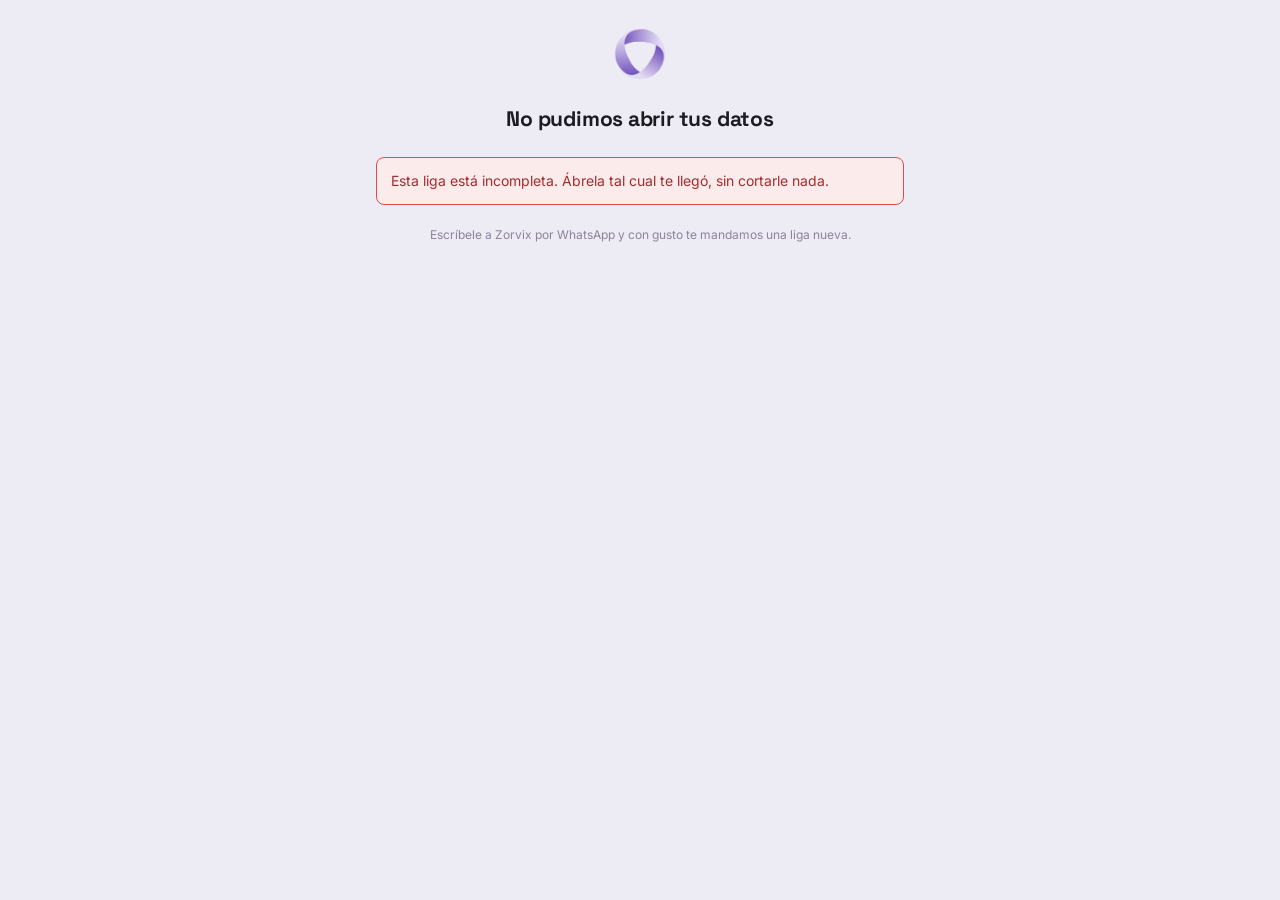
<file: ficha/index.html>
<!DOCTYPE html>
<html lang="es">
<head>
<meta charset="utf-8">
<meta name="viewport" content="width=device-width, initial-scale=1, viewport-fit=cover">
<title>Zorvix · Tus datos</title>
<meta name="robots" content="noindex, nofollow">
<meta name="referrer" content="no-referrer">
<meta name="description" content="Completa tus datos para tu cirugía en Zorvix">
<meta name="theme-color" content="#7B5DC2" media="(prefers-color-scheme: light)">
<meta name="theme-color" content="#16131F" media="(prefers-color-scheme: dark)">
<link rel="icon" type="image/png" href="../assets/zorvix-favicon.png">
<link rel="apple-touch-icon" href="../assets/zorvix-iso.png">
<link rel="stylesheet" href="../zorvix-tokens.css">
<script>
/* El tema antes de pintar, para no enseñar el destello blanco. */
(function(){
  var t=null; try{ t=localStorage.getItem('zorvix-tema'); }catch(e){}
  if(!t) t = matchMedia('(prefers-color-scheme: dark)').matches ? 'oscuro' : 'claro';
  document.documentElement.setAttribute('data-tema', t);
})();
</script>
<style>
/* Los colores y tipos vienen de ../zorvix-tokens.css, que es la fuente de
   verdad de la marca. Aquí sólo van alias con los nombres de esta pantalla.
   Esta página se ve en un teléfono, de pie, con prisa: todo está pensado
   para un pulgar y para letra grande. */
:root{
  color-scheme: light;
  --morado-700:var(--zx-violeta-700); --morado-600:var(--zx-violeta-600);
  --morado-500:var(--zx-violeta-500); --morado-300:var(--zx-violeta-300);
  --morado-50:var(--zx-violeta-050);
  --tinta:var(--zx-txt); --tinta2:var(--zx-txt-2); --tinta3:var(--zx-txt-3);
  --papel:var(--zx-superficie); --papel-2:var(--zx-superficie-2); --fondo:var(--zx-lienzo);
  --linea:var(--zx-borde);
  --ok:var(--zx-ok-txt); --ok-bg:var(--zx-ok-bg); --ok-linea:var(--zx-ok);
  --alerta:var(--zx-alerta-txt); --alerta-bg:var(--zx-alerta-bg); --alerta-linea:var(--zx-alerta);
  --malo:var(--zx-error-txt); --malo-bg:var(--zx-error-bg); --malo-linea:var(--zx-error);
  --r:var(--zx-r-tarjeta); --r-sm:var(--zx-r-control); --r-full:999px;
  --sombra:0 1px 2px rgba(28,27,34,.05);
  --anillo:0 0 0 3px rgba(123,95,199,.22);
}
html[data-tema="oscuro"]{ color-scheme: dark; }

*{box-sizing:border-box}
html,body{margin:0;padding:0}
body{
  background:var(--fondo); color:var(--tinta);
  font-family:var(--zx-cuerpo, "Inter", system-ui, -apple-system, sans-serif);
  font-size:16px; line-height:1.55; -webkit-font-smoothing:antialiased;
  padding:0 0 env(safe-area-inset-bottom,0px);
}
h1,h2{font-family:var(--zx-titulo, "Space Grotesk", system-ui, sans-serif);letter-spacing:-.01em}
.oculto{display:none !important}
button{font:inherit}

.envoltura{max-width:560px;margin:0 auto;padding:0 16px 40px}

header{text-align:center;padding:28px 16px 18px}
header img{height:52px;width:auto}
header h1{margin:16px 0 4px;font-size:21px}
header p{margin:0;color:var(--tinta2);font-size:14px}

.tarjeta{background:var(--papel);border:1px solid var(--linea);border-radius:var(--r);
  box-shadow:var(--sombra);padding:18px;margin-bottom:14px}
.tarjeta h2{margin:0 0 3px;font-size:16px}
.tarjeta .sub{margin:0 0 14px;color:var(--tinta3);font-size:13.5px}

.paso{display:inline-grid;place-items:center;width:22px;height:22px;border-radius:var(--r-full);
  background:var(--morado-600);color:#fff;font-size:12px;font-weight:700;margin-right:8px}

label{display:block;font-size:13px;color:var(--tinta2);font-weight:500;margin:0 0 5px}
.campo{margin-bottom:14px}
input,select{
  width:100%;border:1px solid var(--linea);background:var(--papel);color:var(--tinta);
  border-radius:var(--r-sm);padding:12px 13px;font:inherit;
  /* 16px reales: abajo de eso, Safari en iPhone hace zoom al enfocar y la
     paciente se pierde en la página. */
  font-size:16px;
}
input:focus,select:focus{outline:none;border-color:var(--morado-500);box-shadow:var(--anillo)}
input::placeholder{color:var(--tinta3)}
.dos{display:grid;grid-template-columns:1fr 1fr;gap:10px}
.pista{font-size:12px;color:var(--tinta3);margin-top:5px}
/* Los opcionales van agrupados igual que en el apartado 16 del aviso, para que
   quien compare las dos hojas encuentre lo mismo en el mismo orden. */
.grupo{margin:18px 0 3px;font-size:13px;font-weight:600;color:var(--tinta2);
  text-transform:uppercase;letter-spacing:.04em}
.nota-grupo{margin:0 0 9px;font-size:12.5px;color:var(--tinta3);line-height:1.45}
.marca.apagada{opacity:.5}
.marca.apagada input{cursor:not-allowed}
.marca em{color:var(--tinta3);font-style:normal}
.obligatoria{border-color:var(--morado-600)}

.btn{border:1px solid var(--linea);background:var(--papel);color:var(--tinta);
  border-radius:var(--r-sm);padding:13px 16px;cursor:pointer;font-size:15px;width:100%;
  transition:.15s}
.btn:hover{background:var(--papel-2)}
.btn.primario{background:var(--morado-600);border-color:var(--morado-600);color:#fff;font-weight:600}
.btn.primario:disabled{opacity:.5;cursor:not-allowed}

/* Subir la INE: el objetivo es un botón grande que abra la cámara. */
.ine{display:grid;gap:10px}
.ine .casilla{border:1.5px dashed var(--linea);border-radius:var(--r-sm);padding:16px;
  text-align:center;cursor:pointer;transition:.15s;background:var(--papel)}
.ine .casilla:hover{border-color:var(--morado-300);background:var(--morado-50)}
.ine .casilla.listo{border-style:solid;border-color:var(--ok-linea);background:var(--ok-bg);color:var(--ok)}
.ine .casilla .t{font-weight:600;font-size:14.5px}
.ine .casilla .d{font-size:12.5px;color:var(--tinta3);margin-top:2px}
.ine .casilla.listo .d{color:var(--ok)}
.ine input[type=file]{display:none}

.marca{display:flex;gap:10px;align-items:flex-start;padding:13px;border:1px solid var(--linea);
  border-radius:var(--r-sm);background:var(--papel-2);margin-bottom:10px;cursor:pointer}
.marca input{width:20px;height:20px;flex:0 0 auto;margin:1px 0 0;accent-color:var(--morado-600)}
.marca span{font-size:13.5px;color:var(--tinta2);line-height:1.5}

details{border:1px solid var(--linea);border-radius:var(--r-sm);padding:11px 13px;
  margin-bottom:12px;background:var(--papel-2)}
summary{cursor:pointer;font-size:13.5px;color:var(--morado-700);font-weight:500}
details p{font-size:13px;color:var(--tinta2);margin:10px 0 0}
details ul{font-size:13px;color:var(--tinta2);margin:8px 0 0;padding-left:18px}

.aviso{border-radius:var(--r-sm);padding:12px 14px;font-size:14px;margin-bottom:12px;border:1px solid}
.aviso.ok{background:var(--ok-bg);border-color:var(--ok-linea);color:var(--ok)}
.aviso.warn{background:var(--alerta-bg);border-color:var(--alerta-linea);color:var(--alerta)}
.aviso.malo{background:var(--malo-bg);border-color:var(--malo-linea);color:var(--malo)}

.centro{text-align:center;padding:50px 20px;color:var(--tinta2)}
.pie{text-align:center;font-size:12px;color:var(--tinta3);padding:8px 16px 0;line-height:1.6}

#barra-guardar{position:sticky;bottom:0;background:var(--papel);border-top:1px solid var(--linea);
  padding:12px 16px calc(12px + env(safe-area-inset-bottom,0px));margin-top:6px}
#barra-guardar .envoltura{padding:0}
</style>
</head>
<body>

<div id="cargando" class="centro">Abriendo tus datos…</div>

<!-- Liga inválida, vencida o revocada. -->
<div id="pantalla-error" class="oculto">
  <header>
    <img src="../assets/zorvix-iso.png" alt="Zorvix">
    <h1>No pudimos abrir tus datos</h1>
  </header>
  <div class="envoltura">
    <div class="aviso malo" id="error-texto"></div>
    <p class="pie">Escríbele a Zorvix por WhatsApp y con gusto te mandamos una liga nueva.</p>
  </div>
</div>

<!-- Formulario. -->
<div id="pantalla-form" class="oculto">
  <header>
    <img src="../assets/zorvix-iso.png" alt="Zorvix">
    <h1 id="saludo">Tus datos</h1>
    <p>Zorvix · Centro Quirúrgico Especializado</p>
  </header>

  <div class="envoltura">

    <div id="mensaje"></div>

    <div class="tarjeta">
      <h2><span class="paso">1</span>Tu identificación</h2>
      <p class="sub">Con una foto de tu INE tomamos casi todos tus datos. Cuida que se lea
        completa, sin reflejos y con las cuatro esquinas dentro.</p>
      <div class="ine">
        <label class="casilla" id="caja-frente" for="ine-frente">
          <div class="t">Foto del frente</div>
          <div class="d" id="d-frente">Toca para tomar la foto</div>
        </label>
        <input type="file" id="ine-frente" accept="image/*" capture="environment">

        <label class="casilla" id="caja-reverso" for="ine-reverso">
          <div class="t">Foto del reverso</div>
          <div class="d" id="d-reverso">Toca para tomar la foto</div>
        </label>
        <input type="file" id="ine-reverso" accept="image/*" capture="environment">
      </div>
    </div>

    <div class="tarjeta">
      <h2><span class="paso">2</span>Tus datos</h2>
      <p class="sub">Revisa lo que ya tenemos y corrige lo que esté mal.</p>

      <div class="campo"><label for="f-Nombre">Nombre(s)</label>
        <input id="f-Nombre" autocomplete="given-name"></div>
      <div class="dos">
        <div class="campo"><label for="f-Apellido_Paterno">Apellido paterno</label>
          <input id="f-Apellido_Paterno" autocomplete="family-name"></div>
        <div class="campo"><label for="f-Apellido_Materno">Apellido materno</label>
          <input id="f-Apellido_Materno"></div>
      </div>
      <div class="dos">
        <div class="campo"><label for="f-Fecha_Nacimiento">Fecha de nacimiento</label>
          <input id="f-Fecha_Nacimiento" type="date"></div>
        <div class="campo"><label for="f-Sexo">Sexo</label>
          <select id="f-Sexo">
            <option value="">Selecciona…</option>
            <option>Femenino</option>
            <option>Masculino</option>
          </select></div>
      </div>
      <div class="campo"><label for="f-CURP">CURP</label>
        <input id="f-CURP" maxlength="18" autocapitalize="characters" spellcheck="false">
        <div class="pista">Son 18 letras y números. Viene en tu INE.</div></div>
      <div class="dos">
        <div class="campo"><label for="f-Telefono">Teléfono</label>
          <input id="f-Telefono" type="tel" inputmode="numeric" autocomplete="tel"></div>
        <div class="campo"><label for="f-Correo">Correo</label>
          <input id="f-Correo" type="email" autocomplete="email"></div>
      </div>
    </div>

    <div class="tarjeta">
      <h2><span class="paso">3</span>Tu domicilio</h2>
      <p class="sub">El que aparece en tu identificación.</p>
      <div class="campo"><label for="f-Calle_Numero">Calle y número</label>
        <input id="f-Calle_Numero" autocomplete="street-address"></div>
      <div class="dos">
        <div class="campo"><label for="f-Colonia">Colonia</label>
          <input id="f-Colonia"></div>
        <div class="campo"><label for="f-CP">Código postal</label>
          <input id="f-CP" inputmode="numeric" maxlength="5" autocomplete="postal-code"></div>
      </div>
      <div class="dos">
        <div class="campo"><label for="f-Alcaldia_Municipio">Alcaldía o municipio</label>
          <input id="f-Alcaldia_Municipio"></div>
        <div class="campo"><label for="f-Estado">Estado</label>
          <input id="f-Estado"></div>
      </div>
    </div>

    <div class="tarjeta">
      <h2><span class="paso">4</span>Contacto de urgencia</h2>
      <p class="sub">A quién llamamos el día de tu cirugía si hiciera falta. Que no seas tú.</p>
      <div class="campo"><label for="f-Contacto_Urgencia_Nombre">Nombre completo</label>
        <input id="f-Contacto_Urgencia_Nombre"></div>
      <div class="dos">
        <div class="campo"><label for="f-Contacto_Urgencia_Parentesco">Parentesco</label>
          <input id="f-Contacto_Urgencia_Parentesco" placeholder="Esposo, hermana…"></div>
        <div class="campo"><label for="f-Contacto_Urgencia_Telefono">Teléfono</label>
          <input id="f-Contacto_Urgencia_Telefono" type="tel" inputmode="numeric"></div>
      </div>
    </div>

    <!-- ══════════════════════════════════════════════════════════════════
         Alergias.

         Las columnas Alergias_Tiene y Alergias_Cuales existen en la hoja
         Pacientes desde el principio y CUATRO campos del expediente heredan de
         ellas: la franja de alerta de la Hoja Frontal (que se imprime), el
         apartado de alérgicos de anestesia y los dos de valoración de riesgo.
         Nadie las preguntaba, así que esa franja salía en blanco.

         El "¿tienes?" y el "¿cuáles?" van SEPARADOS a propósito. Con un solo
         campo de texto, vacío significa a la vez "no tiene" y "no le
         preguntamos", y esas dos cosas no se parecen en nada cuando quien lee
         es el anestesiólogo cinco minutos antes de dormirlo.
         ══════════════════════════════════════════════════════════════════ -->
    <div class="tarjeta">
      <h2><span class="paso">5</span>Alergias</h2>
      <p class="sub">Esto lo lee tu anestesiólogo antes de dormirte. Si dudas de algo,
        escríbelo de todos modos con tus palabras.</p>

      <div class="campo">
        <label for="f-Alergias_Tiene">¿Eres alérgico a algún medicamento o sustancia?</label>
        <select id="f-Alergias_Tiene">
          <option value="">Selecciona…</option>
          <option value="No">No que yo sepa</option>
          <option value="Si">Sí</option>
        </select>
      </div>
      <div class="campo" id="caja-alergias-cuales" hidden>
        <label for="f-Alergias_Cuales">¿A cuáles?</label>
        <input id="f-Alergias_Cuales" placeholder="Penicilina, sulfas, látex, yodo…">
        <p class="pista">Si recuerdas qué te pasó (ronchas, hinchazón, falta de aire),
          escríbelo también.</p>
      </div>

      <div class="campo">
        <label for="f-Alergias_Alimentarias_Tiene">¿Eres alérgico o intolerante a algún
          alimento?</label>
        <select id="f-Alergias_Alimentarias_Tiene">
          <option value="">Selecciona…</option>
          <option value="No">No que yo sepa</option>
          <option value="Si">Sí</option>
        </select>
      </div>
      <div class="campo" id="caja-alergias-alim-cuales" hidden>
        <label for="f-Alergias_Alimentarias_Cuales">¿A cuáles?</label>
        <input id="f-Alergias_Alimentarias_Cuales" placeholder="Mariscos, nueces, huevo, lactosa…">
        <p class="pista">Nos sirve para tu comida después de la cirugía y para algunos
          medicamentos que se preparan con derivados de alimentos.</p>
      </div>
    </div>

    <div class="tarjeta">
      <h2><span class="paso">6</span>Privacidad</h2>
      <p class="sub">Para atenderte necesitamos tratar datos de salud, y la ley nos obliga a
        decírtelo antes, no después.</p>

      <details>
        <summary>Qué hacemos con tus datos</summary>
        <p><strong>Quién es responsable.</strong> Zorvix S. de R.L. de C.V., con domicilio en
          Gabriel Mancera 879, Col. Del Valle Centro, Benito Juárez, CDMX, 03100.</p>
        <p><strong>Para qué los usamos.</strong> Para integrar tu expediente clínico, prepararte
          y atenderte en el quirófano, cobrarte lo que corresponde y cumplir con lo que la
          autoridad sanitaria exige.</p>
        <p><strong>Qué datos sensibles tratamos.</strong> Datos de salud. Tu expediente es
          propiedad del establecimiento y se conserva cinco años contados desde el último acto
          médico, como manda la NOM-004-SSA3-2012.</p>
        <p><strong>Tus derechos.</strong> Puedes pedirnos acceder, rectificar, cancelar u
          oponerte al uso de tus datos —los derechos ARCO— escribiendo a
          <strong>atencion@zorvix.mx</strong>.</p>
        <p>Este resumen no sustituye el aviso de privacidad completo.
          <a href="../aviso/" target="_blank" rel="noopener">Léelo aquí</a> antes de aceptar —
          también puedes pedirnos una copia impresa cuando quieras.</p>
      </details>

      <!-- ══════════════════════════════════════════════════════════════════
           Una casilla no puede acreditar seis voluntades.

           Hasta la version anterior aqui habia UNA casilla que decia "acepto
           el aviso, incluido el tratamiento de mis datos sensibles". Eso junta
           en un solo clic un acuse de recibo y un consentimiento expreso, y
           deja fuera --sin preguntarlos-- el audio, las imagenes y las
           finalidades secundarias, que el propio aviso publicado dice que se
           autorizan por separado y que en blanco significan NO.

           El orden, los encabezados y el texto siguen al apartado 16 del aviso
           a proposito: la paciente que lo leyo en app.zorvix.mx/aviso/ tiene
           que encontrar aqui exactamente lo mismo.
           ══════════════════════════════════════════════════════════════════ -->

      <label class="marca obligatoria" for="c-aviso">
        <input type="checkbox" id="c-aviso">
        <span>Declaro que se me puso a disposición el <strong>Aviso de Privacidad</strong> de
          Zorvix, que lo leí, que comprendí su contenido y que se resolvieron mis dudas.</span>
      </label>
      <!-- El enlace va FUERA del label a proposito: dentro, tocarlo tambien
           palomearia la casilla, y quedaria aceptado el aviso por el solo
           hecho de ir a leerlo. -->
      <p class="pista" style="margin:-6px 0 12px 3px">
        <a href="../aviso/" target="_blank" rel="noopener">Leer el Aviso de Privacidad completo</a>
      </p>

      <label class="marca obligatoria" for="c-sensibles">
        <input type="checkbox" id="c-sensibles">
        <span>Otorgo mi consentimiento <strong>expreso</strong> para el tratamiento de mis datos
          personales sensibles de salud, con las finalidades primarias descritas en el aviso.
          <em>— Necesario para poder atenderte.</em></span>
      </label>

      <h3 class="grupo">Grabación de audio</h3>
      <p class="nota-grupo">Marca únicamente si lo autorizas. Dejarla en blanco significa que no
        autorizas la grabación, y tu nota se capturará escribiendo.</p>
      <label class="marca" for="c-audio">
        <input type="checkbox" id="c-audio">
        <span>Autorizo que se grabe el audio de mi valoración, mi interrogatorio y el dictado de
          mis notas clínicas, incluida su transcripción por el proveedor descrito en el aviso y
          su eliminación en un plazo máximo de treinta días naturales.</span>
      </label>

      <h3 class="grupo">Uso de imágenes clínicas más allá del expediente</h3>
      <p class="nota-grupo">Marca únicamente lo que autorices. Dejarlas en blanco significa que no
        autorizas ningún uso distinto al clínico.</p>
      <label class="marca" for="c-img-acad">
        <input type="checkbox" id="c-img-acad">
        <span>Autorizo el uso de mis imágenes con fines <strong>académicos y científicos</strong>,
          ante colegas y en foros médicos.</span>
      </label>
      <label class="marca" for="c-img-promo">
        <input type="checkbox" id="c-img-promo">
        <span>Autorizo el uso de mis imágenes con fines de <strong>difusión y promoción</strong>,
          incluidos sitios web y redes sociales.</span>
      </label>
      <!-- El rostro no se autoriza en el vacio: cuelga de haber autorizado
           algun uso. Se apaga sola cuando no hay ninguno, en vez de quedarse
           palomeada diciendo que si a nada. -->
      <label class="marca" id="lbl-rostro" for="c-rostro">
        <input type="checkbox" id="c-rostro">
        <span>De los usos que autoricé arriba, autorizo además que
          <strong>mi rostro sea visible</strong>.</span>
      </label>
      <p class="pista" id="pista-rostro" style="margin:-6px 0 12px 3px">
        Se activa si autorizas alguno de los dos usos anteriores.
      </p>

      <h3 class="grupo">Finalidades secundarias</h3>
      <p class="nota-grupo">Ninguna es necesaria para que te atendamos. Negarlas no afecta tu
        atención ni tu cirugía.</p>
      <label class="marca" for="c-secundarias">
        <input type="checkbox" id="c-secundarias">
        <span>Acepto recibir recordatorios, encuestas de satisfacción e información sobre
          servicios de Zorvix.</span>
      </label>
      <label class="marca" for="c-whatsapp">
        <input type="checkbox" id="c-whatsapp">
        <span>Acepto que Zorvix me contacte por WhatsApp para lo relacionado con mi cirugía.</span>
      </label>

      <p class="pista" style="margin-top:14px">Puedes cambiar de opinión sobre las casillas
        opcionales volviendo a abrir esta misma liga. Para retirar el consentimiento de tus datos
        de salud, escríbenos a <strong>atencion@zorvix.mx</strong>.</p>
    </div>

  </div>

  <div id="barra-guardar">
    <div class="envoltura">
      <button class="btn primario" id="btn-guardar">Guardar mis datos</button>
    </div>
  </div>
  <p class="pie">Esta liga es tuya y personal. No la compartas.</p>
</div>

<!-- Listo. -->
<div id="pantalla-listo" class="oculto">
  <header>
    <img src="../assets/zorvix-iso.png" alt="Zorvix">
    <h1>Listo, gracias</h1>
  </header>
  <div class="envoltura">
    <div id="listo-cuerpo"></div>
    <p class="pie">Si algo quedó mal, vuelve a abrir esta misma liga y corrígelo.</p>
  </div>
</div>

<script>
/* ═══════════════════════════════════════════════════════════════════════════
   El token es lo único que identifica a la paciente. No viaja ningún
   Paciente_ID ni por la URL ni en las peticiones: si el token no sirve, no hay
   forma de pedir el expediente de alguien más cambiando un número.
   ═══════════════════════════════════════════════════════════════════════════ */
const API = 'https://script.google.com/macros/s/AKfycbyplldJRxqP20tkrVqOsRUV6dHKBJDJQ2MIE1Fg_-Z1nB34bZYUsJ6TuwlXJxZTlHM/exec';

const TOKEN = new URLSearchParams(location.search).get('t') || '';

const CAMPOS = ['Nombre','Apellido_Paterno','Apellido_Materno','Fecha_Nacimiento','Sexo',
  'CURP','Telefono','Correo','Calle_Numero','Colonia','CP','Alcaldia_Municipio','Estado',
  'Contacto_Urgencia_Nombre','Contacto_Urgencia_Parentesco','Contacto_Urgencia_Telefono',
  'Alergias_Tiene','Alergias_Cuales',
  'Alergias_Alimentarias_Tiene','Alergias_Alimentarias_Cuales'];

/* Cada "¿tienes?" con el "¿cuáles?" que destapa. El detalle sólo se muestra
   --y sólo se manda-- cuando la respuesta es Sí: así nunca queda guardado un
   "penicilina" debajo de un "no soy alérgico" porque alguien cambió de opinión
   después de escribir. */
const ALERGIAS = [
  ['f-Alergias_Tiene',             'caja-alergias-cuales',      'f-Alergias_Cuales'],
  ['f-Alergias_Alimentarias_Tiene','caja-alergias-alim-cuales', 'f-Alergias_Alimentarias_Cuales']
];

/* Cada casilla opcional con la columna que le toca en la hoja. El nombre de la
   columna se escribe UNA vez, aqui: si se teclea distinto en el listener y en
   el guardado, el consentimiento se guarda en una columna y se lee de otra, y
   nadie se entera hasta que alguien pregunta por que su foto salio publicada. */
const CONSENT = [
  ['c-sensibles',   'Consentimiento_Datos_Sensibles'],
  ['c-audio',       'Consentimiento_Audio'],
  ['c-img-acad',    'Consentimiento_Imagenes_Academico'],
  ['c-img-promo',   'Consentimiento_Imagenes_Promocional'],
  ['c-rostro',      'Consentimiento_Rostro_Visible'],
  ['c-secundarias', 'Consentimiento_Finalidades_Secundarias']
];

const $ = (id) => document.getElementById(id);
const ver = (id) => { ['cargando','pantalla-error','pantalla-form','pantalla-listo']
  .forEach(x => $(x).classList.toggle('oculto', x !== id)); };

/* Dos cosas que NO son opcionales, las dos aprendidas a golpes:
   · credentials:'omit' — con varias cuentas de Google abiertas, el navegador
     sigue un redirect a /macros/u/<N>/ que contesta 404.
   · Content-Type text/plain — cualquier otro dispara una preflight CORS que
     Apps Script no contesta. */
async function llamar(cuerpo) {
  const r = await fetch(API, {
    method: 'POST', credentials: 'omit',
    headers: { 'Content-Type': 'text/plain;charset=utf-8' },
    body: JSON.stringify(Object.assign({ token: TOKEN }, cuerpo))
  });
  const j = await r.json();
  if (!j.ok) throw new Error(j.mensaje || 'Algo salió mal.');
  return j;
}

function mensaje(clase, texto) {
  $('mensaje').innerHTML = '<div class="aviso ' + clase + '">' + texto + '</div>';
  if (clase !== 'malo') setTimeout(() => { $('mensaje').innerHTML = ''; }, 6000);
}

/* Abre o cierra el "¿a cuáles?" según la respuesta, y al cerrarlo BORRA lo que
   hubiera escrito: un detalle huérfano debajo de un "no" es peor que nada. */
function destapaAlergia(idSelect) {
  const fila = ALERGIAS.find(f => f[0] === idSelect);
  if (!fila) return;
  const hay = $(fila[0]).value === 'Si';
  $(fila[1]).hidden = !hay;
  if (!hay) $(fila[2]).value = '';
}
ALERGIAS.forEach(([sel]) => {
  $(sel).addEventListener('change', () => destapaAlergia(sel));
});

/* ── Arranque ─────────────────────────────────────────────────────────────── */
(async function () {
  if (!TOKEN) {
    ver('pantalla-error');
    $('error-texto').textContent = 'Esta liga está incompleta. Ábrela tal cual te llegó, sin cortarle nada.';
    return;
  }
  try {
    const d = await llamar({ accion: 'fichaAbrir' });
    if (d.saludo) $('saludo').textContent = 'Hola, ' + d.saludo;
    CAMPOS.forEach(k => { if ($('f-' + k) && d.datos[k]) $('f-' + k).value = d.datos[k]; });
    /* Después de rellenar, no antes: si ya había contestado que sí, el "¿a
       cuáles?" tiene que aparecer abierto con su texto adentro. */
    ALERGIAS.forEach(([sel]) => destapaAlergia(sel));
    marcaINE('frente', d.ine.frente);
    marcaINE('reverso', d.ine.reverso);
    $('c-aviso').checked = !!d.aviso_aceptado;
    $('c-whatsapp').checked = !!d.whatsapp_aceptado;
    /* Un backend viejo no manda `consentimientos`. En ese caso las casillas se
       quedan en blanco, que es justo lo que el aviso dice que significa una
       casilla en blanco: que no autoriza. Nunca se marca por omision. */
    const c = d.consentimientos || {};
    CONSENT.forEach(([id, col]) => { $(id).checked = !!c[col]; });
    pintaRostro();
    ver('pantalla-form');
  } catch (err) {
    ver('pantalla-error');
    $('error-texto').textContent = err.message;
  }
})();

/* El rostro visible no existe por si solo: es un "ademas" de haber autorizado
   algun uso. Si no hay ninguno, la casilla se apaga Y se desmarca, porque
   dejarla palomeada sin uso autorizado seria guardar un si que no aplica a
   nada --y el dia que ella autorice una imagen, ese si viejo entraria en vigor
   sin que lo haya vuelto a pensar. */
function pintaRostro() {
  const hayImagen = $('c-img-acad').checked || $('c-img-promo').checked;
  const caja = $('c-rostro');
  caja.disabled = !hayImagen;
  if (!hayImagen) caja.checked = false;
  $('lbl-rostro').classList.toggle('apagada', !hayImagen);
  $('pista-rostro').style.display = hayImagen ? 'none' : '';
}
['c-img-acad', 'c-img-promo'].forEach(id => {
  $(id).addEventListener('change', pintaRostro);
});

function marcaINE(lado, listo) {
  $('caja-' + lado).classList.toggle('listo', !!listo);
  $('d-' + lado).textContent = listo ? 'Ya la tenemos · toca para reemplazarla'
                                     : 'Toca para tomar la foto';
}

/* ── INE ──────────────────────────────────────────────────────────────────── */
/* La foto de un teléfono pesa varios megas. Mandarla entera por base64 a
   Apps Script es la receta para que truene a media captura, así que se reduce
   ANTES de subirla: el lado largo a 1600 px alcanza de sobra para leer un CURP
   y deja el archivo en cientos de kilobytes. */
function reducir(archivo) {
  return new Promise((resolve, reject) => {
    const lector = new FileReader();
    lector.onerror = () => reject(new Error('No pudimos leer la foto.'));
    lector.onload = () => {
      const img = new Image();
      img.onerror = () => reject(new Error('Ese archivo no parece una foto.'));
      img.onload = () => {
        const max = 1600;
        const escala = Math.min(1, max / Math.max(img.width, img.height));
        const lienzo = document.createElement('canvas');
        lienzo.width  = Math.round(img.width  * escala);
        lienzo.height = Math.round(img.height * escala);
        lienzo.getContext('2d').drawImage(img, 0, 0, lienzo.width, lienzo.height);
        const url = lienzo.toDataURL('image/jpeg', 0.85);
        resolve(url.slice(url.indexOf(',') + 1));
      };
      img.src = lector.result;
    };
    lector.readAsDataURL(archivo);
  });
}

['frente', 'reverso'].forEach(lado => {
  $('ine-' + lado).addEventListener('change', async (ev) => {
    const archivo = ev.target.files && ev.target.files[0];
    if (!archivo) return;
    $('d-' + lado).textContent = 'Subiendo…';
    try {
      const contenido = await reducir(archivo);
      await llamar({ accion: 'fichaINE', lado: lado, tipo: 'image/jpeg', contenido: contenido });
      marcaINE(lado, true);
      mensaje('ok', 'Recibimos la foto del ' + lado + '.');
    } catch (err) {
      marcaINE(lado, false);
      mensaje('malo', err.message);
    }
    ev.target.value = '';
  });
});

/* ── Guardar ──────────────────────────────────────────────────────────────── */
$('btn-guardar').addEventListener('click', async () => {
  /* Las dos que no son opcionales se revisan por separado, y se dice cual
     falta. "Acepta el aviso" cuando lo que falta es el consentimiento de datos
     sensibles manda a la paciente a buscar la casilla equivocada. */
  if (!$('c-aviso').checked) {
    mensaje('warn', 'Necesitamos que nos confirmes que leíste el Aviso de Privacidad.');
    $('c-aviso').scrollIntoView({ behavior: 'smooth', block: 'center' });
    return;
  }
  if (!$('c-sensibles').checked) {
    mensaje('warn', 'Para poder atenderte necesitamos tu consentimiento expreso para tratar ' +
                    'tus datos de salud. Es la única casilla que no podemos dejar en blanco.');
    $('c-sensibles').scrollIntoView({ behavior: 'smooth', block: 'center' });
    return;
  }
  /* Las alergias se validan aquí y NO se dejan pasar en blanco. Que el
     anestesiólogo lea "sin datos" cinco minutos antes de la inducción es
     exactamente lo que esta pantalla existe para evitar. Contestar "no que yo
     sepa" toma un segundo; no contestar no es una opción. */
  for (const [sel, , detalle] of ALERGIAS) {
    if (!$(sel).value) {
      mensaje('warn', 'Contéstanos las dos preguntas de alergias. Si no tienes ninguna, ' +
                      'elige "No que yo sepa" — necesitamos que quede por escrito.');
      $(sel).scrollIntoView({ behavior: 'smooth', block: 'center' });
      $(sel).focus();
      return;
    }
    if ($(sel).value === 'Si' && !$(detalle).value.trim()) {
      mensaje('warn', 'Dinos a qué eres alérgico. Con que lo escribas como lo recuerdes basta.');
      $(detalle).scrollIntoView({ behavior: 'smooth', block: 'center' });
      $(detalle).focus();
      return;
    }
  }

  const curp = $('f-CURP').value.trim();
  if (curp && curp.length !== 18) {
    mensaje('warn', 'El CURP debe tener exactamente 18 caracteres. Revísalo en tu INE.');
    $('f-CURP').focus();
    return;
  }

  const cambios = {};
  CAMPOS.forEach(k => { const el = $('f-' + k); if (el) cambios[k] = el.value.trim(); });
  cambios.Aviso_Privacidad_Aceptado = 'Si';
  cambios.Consentimiento_Contacto_WhatsApp = $('c-whatsapp').checked ? 'Si' : 'No';
  /* Van SIEMPRE los seis, marcados y sin marcar. Mandar solo los marcados
     haria imposible retirar uno: el backend no puede distinguir "lo quito" de
     "no me lo preguntaron". */
  CONSENT.forEach(([id, col]) => { cambios[col] = $(id).checked ? 'Si' : 'No'; });

  const boton = $('btn-guardar');
  boton.disabled = true; boton.textContent = 'Guardando…';
  try {
    const r = await llamar({ accion: 'fichaGuardar', cambios: cambios });
    pintaListo(r);
    ver('pantalla-listo');
    window.scrollTo(0, 0);
  } catch (err) {
    mensaje('malo', err.message);
  }
  boton.disabled = false; boton.textContent = 'Guardar mis datos';
});

/* Se le dice con nombre y apellido qué falta. Un "quedó incompleto" sin decir
   qué falta obliga a una llamada, que es justo lo que esta pantalla evita. */
const BONITO = {
  Nombre_Completo:'tu nombre', Fecha_Nacimiento:'tu fecha de nacimiento', Sexo:'tu sexo',
  CURP:'tu CURP', Telefono:'tu teléfono', Calle_Numero:'tu calle y número',
  Colonia:'tu colonia', CP:'tu código postal',
  Contacto_Urgencia_Nombre:'el nombre de tu contacto de urgencia',
  Contacto_Urgencia_Telefono:'el teléfono de tu contacto de urgencia',
  Alergias_Tiene:'si eres alérgico a algún medicamento',
  Alergias_Alimentarias_Tiene:'si eres alérgico a algún alimento'
};

function pintaListo(r) {
  if (r.ficha_completa) {
    $('listo-cuerpo').innerHTML =
      '<div class="aviso ok">Ya quedaron todos tus datos. No tienes que hacer nada más; ' +
      'Zorvix te va a escribir con las indicaciones para el día de tu cirugía.</div>';
    return;
  }
  const faltan = (r.faltan || []).map(k => BONITO[k] || k);
  $('listo-cuerpo').innerHTML =
    '<div class="aviso warn">Guardamos lo que escribiste, pero todavía falta ' +
    (faltan.length === 1 ? faltan[0] : faltan.slice(0, -1).join(', ') + ' y ' + faltan[faltan.length - 1]) +
    '.</div><button class="btn" id="btn-volver">Volver y completarlo</button>';
  $('btn-volver').addEventListener('click', () => { ver('pantalla-form'); window.scrollTo(0, 0); });
}
</script>
</body>
</html>
</file>
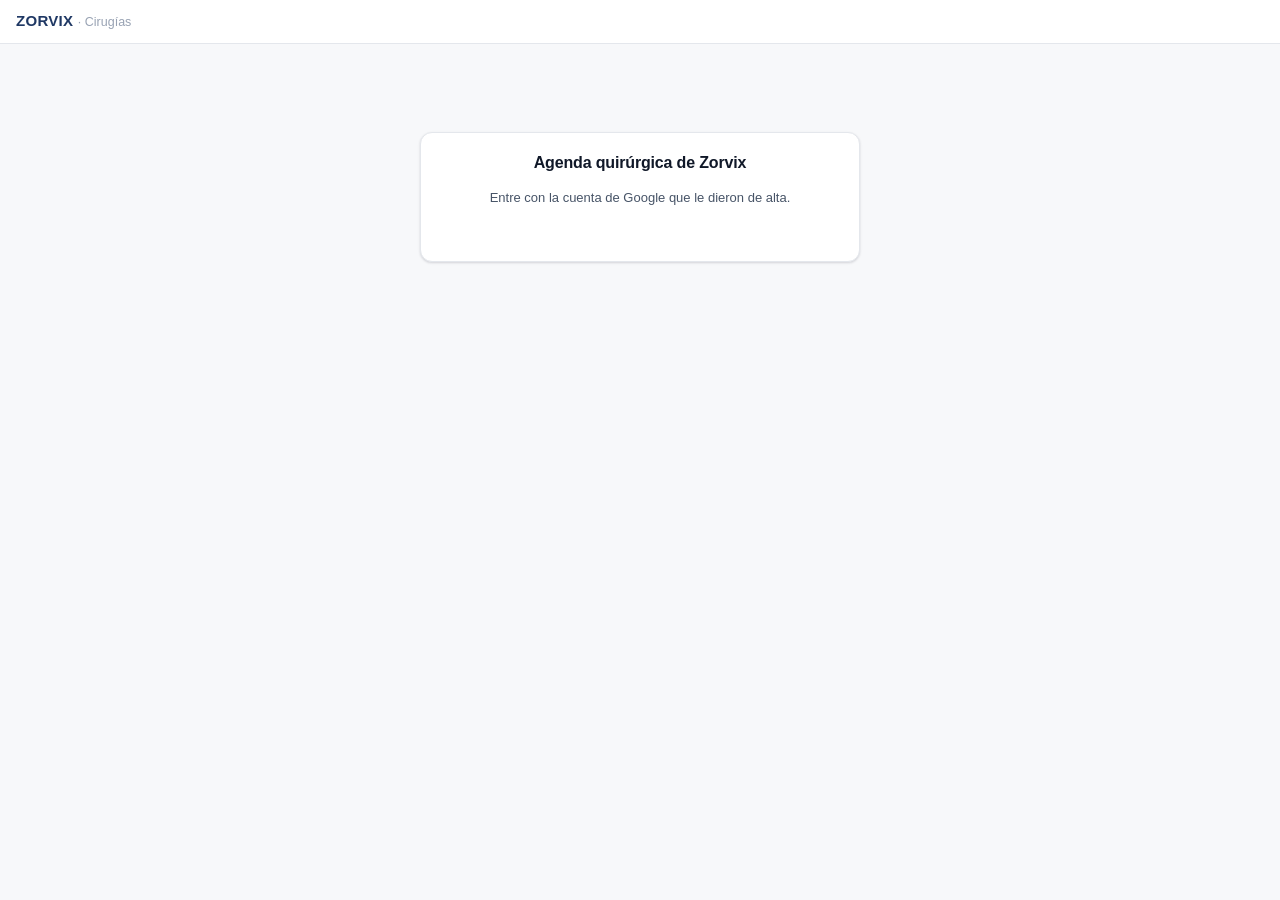
<file: index_10.html>
<!DOCTYPE html>
<html lang="es">
<head>
<meta charset="utf-8">
<meta name="viewport" content="width=device-width, initial-scale=1, viewport-fit=cover">
<title>Zorvix · Cirugías</title>
<link rel="icon" href="data:image/svg+xml,<svg xmlns='http://www.w3.org/2000/svg' viewBox='0 0 100 100'><text y='.9em' font-size='90'>🏥</text></svg>">
<style>
:root{
  --tinta:#101828; --tinta2:#475467; --tinta3:#98a2b3;
  --linea:#e4e7ec; --fondo:#f7f8fa; --papel:#fff;
  --marca:#1f3864; --marca-cl:#eef2f9;
  --ok:#067647; --ok-bg:#ecfdf3; --alerta:#b54708; --alerta-bg:#fffaeb;
  --malo:#b42318; --malo-bg:#fef3f2;
  --r:12px; --sombra:0 1px 2px rgba(16,24,40,.06),0 1px 3px rgba(16,24,40,.1);
}
*{box-sizing:border-box}
html,body{margin:0;padding:0}
body{font:15px/1.5 -apple-system,BlinkMacSystemFont,"Segoe UI",Roboto,Helvetica,Arial,sans-serif;
     color:var(--tinta);background:var(--fondo);-webkit-font-smoothing:antialiased}
h1,h2,h3{margin:0;font-weight:600;letter-spacing:-.01em}
button{font:inherit}

/* ── Estructura ─────────────────────────────────────────────── */
#barra{position:sticky;top:0;z-index:20;background:var(--papel);border-bottom:1px solid var(--linea);
       padding:10px 16px;display:flex;align-items:center;gap:12px;flex-wrap:wrap}
#marca{font-weight:700;color:var(--marca);letter-spacing:.02em}
#marca small{font-weight:500;color:var(--tinta3);letter-spacing:0}
#quien{margin-left:auto;display:flex;align-items:center;gap:10px;font-size:13px;color:var(--tinta2)}
#tabs{display:flex;gap:4px;padding:10px 16px 0;flex-wrap:wrap;max-width:1100px;margin:0 auto;width:100%}
.tab{padding:8px 14px;border-radius:8px 8px 0 0;border:1px solid transparent;border-bottom:none;
     background:none;color:var(--tinta2);cursor:pointer}
.tab[aria-selected=true]{background:var(--papel);border-color:var(--linea);color:var(--marca);font-weight:600}
main{max-width:1100px;margin:0 auto;padding:16px}
.tarjeta{background:var(--papel);border:1px solid var(--linea);border-radius:var(--r);
         box-shadow:var(--sombra);padding:18px;margin-bottom:16px}
.tarjeta h2{font-size:16px;margin-bottom:4px}
.sub{color:var(--tinta2);font-size:13px;margin-bottom:14px}

/* ── Controles ──────────────────────────────────────────────── */
.rejilla{display:grid;grid-template-columns:repeat(auto-fit,minmax(210px,1fr));gap:12px}
label{display:block;font-size:12px;font-weight:600;color:var(--tinta2);margin-bottom:5px}
input,select,textarea{width:100%;padding:9px 11px;border:1px solid var(--linea);border-radius:8px;
  font:inherit;background:var(--papel);color:var(--tinta)}
input:focus,select:focus,textarea:focus{outline:2px solid var(--marca);outline-offset:-1px;border-color:var(--marca)}
textarea{min-height:70px;resize:vertical}
.btn{padding:9px 16px;border:1px solid var(--marca);border-radius:8px;background:var(--marca);
     color:#fff;cursor:pointer;font-weight:600}
.btn:disabled{opacity:.45;cursor:not-allowed}
.btn.sec{background:var(--papel);color:var(--marca)}
.btn.txt{background:none;border:none;color:var(--marca);text-decoration:underline;padding:4px}
.fila{display:flex;gap:10px;flex-wrap:wrap;align-items:center;margin-top:14px}

/* ── Avisos ─────────────────────────────────────────────────── */
.aviso{padding:11px 13px;border-radius:8px;font-size:13px;margin:10px 0;border:1px solid}
.aviso.ok{background:var(--ok-bg);border-color:#abefc6;color:var(--ok)}
.aviso.warn{background:var(--alerta-bg);border-color:#fedf89;color:var(--alerta)}
.aviso.malo{background:var(--malo-bg);border-color:#fecdca;color:var(--malo)}
.pastilla{display:inline-block;padding:2px 9px;border-radius:999px;font-size:11px;font-weight:600;
          background:var(--marca-cl);color:var(--marca)}
.pastilla.warn{background:var(--alerta-bg);color:var(--alerta)}
.pastilla.ok{background:var(--ok-bg);color:var(--ok)}

/* ── Listas ─────────────────────────────────────────────────── */
.caso{border:1px solid var(--linea);border-radius:10px;padding:13px;margin-bottom:10px;cursor:pointer;background:var(--papel)}
.caso:hover{border-color:var(--marca);background:var(--marca-cl)}
.caso .top{display:flex;justify-content:space-between;gap:10px;align-items:baseline;flex-wrap:wrap}
.caso .folio{font-weight:600;color:var(--marca);font-size:13px}
.caso .nom{font-weight:600}
.caso .meta{color:var(--tinta2);font-size:13px;margin-top:3px}
.vacio{color:var(--tinta3);text-align:center;padding:28px 10px;font-size:14px}

table{width:100%;border-collapse:collapse;font-size:14px}
th,td{text-align:left;padding:8px 10px;border-bottom:1px solid var(--linea)}
th{font-size:12px;color:var(--tinta2);text-transform:uppercase;letter-spacing:.04em}
.tabla-scroll{overflow-x:auto}

#cargando{position:fixed;inset:0;background:rgba(255,255,255,.7);display:none;
          align-items:center;justify-content:center;z-index:50;font-weight:600;color:var(--marca)}
#cargando.on{display:flex}
.oculto{display:none !important}

@media (max-width:520px){
  main{padding:12px}
  .tarjeta{padding:14px}
  #tabs{padding:8px 10px 0}
}
</style>
</head>
<body>

<div id="cargando">Un momento…</div>

<div id="barra">
  <div id="marca">ZORVIX <small>· Cirugías</small></div>
  <div id="quien">
    <span id="quien-txt"></span>
    <button class="btn sec oculto" id="salir" type="button">Salir</button>
  </div>
</div>

<!-- ── Entrada ─────────────────────────────────────────────── -->
<main id="pantalla-entrada">
  <div class="tarjeta" style="max-width:440px;margin:8vh auto 0;text-align:center">
    <h2>Agenda quirúrgica de Zorvix</h2>
    <p class="sub">Entre con la cuenta de Google que le dieron de alta.</p>
    <div id="boton-google" style="display:flex;justify-content:center;margin:18px 0"></div>
    <div id="entrada-error"></div>
  </div>
</main>

<!-- ── Aplicación ──────────────────────────────────────────── -->
<div id="app" class="oculto">
  <div id="tabs" role="tablist"></div>
  <main>
    <div id="aviso-credenciales"></div>

    <!-- Mi agenda -->
    <section id="vista-agenda" class="vista">
      <div class="tarjeta">
        <h2>Casos</h2>
        <p class="sub" id="agenda-sub"></p>
        <div id="lista-casos"></div>
      </div>
    </section>

    <!-- Reservar -->
    <section id="vista-reservar" class="vista oculto">
      <div class="tarjeta">
        <h2>Reservar tiempo quirúrgico</h2>
        <p class="sub">El espacio queda apartado en cuanto se guarda. Se libera solo si nadie lo confirma.</p>
        <div class="rejilla">
          <div><label>Paquete</label><select id="r-paquete"></select></div>
          <div><label>Quirófano</label><select id="r-quirofano"></select></div>
          <div><label>Fecha</label><input type="date" id="r-fecha"></div>
          <div><label>Hora de inicio</label><input type="time" id="r-hora" step="900"></div>
          <div><label>Duración estimada (min)</label><input type="number" id="r-duracion" min="30" step="15" value="120"></div>
          <div><label>Tipo de anestesia</label>
            <select id="r-anestesia">
              <option value="">—</option><option>General</option><option>Regional</option>
              <option>Sedación</option><option>Local</option>
            </select></div>
        </div>
        <div class="fila"><button class="btn sec" id="r-ver" type="button">Ver qué está ocupado</button></div>
        <div id="r-ocupado"></div>
      </div>

      <div class="tarjeta">
        <h2>Paciente</h2>
        <p class="sub">Con estos cuatro datos basta para cerrar el compromiso. La ficha completa la termina Zorvix.</p>
        <div class="fila" style="margin:0 0 12px">
          <input id="r-buscar" placeholder="Buscar paciente ya registrado (nombre o teléfono)" style="flex:1;min-width:220px">
          <button class="btn sec" id="r-buscar-btn" type="button">Buscar</button>
        </div>
        <div id="r-resultados"></div>
        <div class="rejilla" id="r-nuevo">
          <div><label>Nombre completo</label><input id="p-nombre"></div>
          <div><label>Fecha de nacimiento</label><input type="date" id="p-nacimiento"></div>
          <div><label>Teléfono</label><input id="p-telefono" inputmode="tel"></div>
          <div><label>Correo</label><input id="p-correo" type="email"></div>
        </div>
        <div id="r-elegido"></div>
        <div class="fila">
          <button class="btn" id="r-guardar" type="button">Apartar el espacio</button>
          <span id="r-msg"></span>
        </div>
      </div>
    </section>

    <!-- Pendientes -->
    <section id="vista-pendientes" class="vista oculto">
      <div class="tarjeta">
        <h2>Fichas incompletas</h2>
        <p class="sub">Pacientes con cirugía apartada a los que les falta la ficha de identificación.</p>
        <div id="p-ficha"></div>
      </div>
      <div class="tarjeta">
        <h2>Preapartos vencidos</h2>
        <p class="sub">Nadie los confirmó y están ocupando quirófano.</p>
        <div id="p-preaparto"></div>
      </div>
      <div class="tarjeta">
        <h2>Sin valoración preanestésica</h2>
        <div id="p-preanestesica"></div>
      </div>
    </section>

    <!-- Ficha del paciente -->
    <section id="vista-ficha" class="vista oculto">
      <div class="tarjeta">
        <h2 id="f-titulo">Ficha de identificación</h2>
        <p class="sub">Los campos marcados son los que la NOM-004 pide en la hoja frontal. La ficha se marca
          completa sola cuando ya no falta ninguno.</p>
        <div id="f-estado"></div>
        <div class="rejilla">
          <div><label>Nombre completo *</label><input id="f-Nombre_Completo"></div>
          <div><label>Fecha de nacimiento *</label><input type="date" id="f-Fecha_Nacimiento"></div>
          <div><label>Sexo *</label><select id="f-Sexo"><option value=""></option><option>Femenino</option><option>Masculino</option></select></div>
          <div><label>CURP *</label><input id="f-CURP" maxlength="18" style="text-transform:uppercase"></div>
          <div><label>Teléfono *</label><input id="f-Telefono" inputmode="tel"></div>
          <div><label>Correo</label><input id="f-Correo" type="email"></div>
          <div><label>Calle y número *</label><input id="f-Calle_Numero"></div>
          <div><label>Colonia *</label><input id="f-Colonia"></div>
          <div><label>Alcaldía o municipio</label><input id="f-Alcaldia_Municipio"></div>
          <div><label>CP *</label><input id="f-CP" inputmode="numeric"></div>
          <div><label>Estado civil</label><input id="f-Estado_Civil"></div>
          <div><label>Ocupación</label><input id="f-Ocupacion"></div>
        </div>
        <h3 style="font-size:14px;margin:18px 0 10px">Contacto de urgencia</h3>
        <div class="rejilla">
          <div><label>Nombre *</label><input id="f-Contacto_Urgencia_Nombre"></div>
          <div><label>Parentesco</label><input id="f-Contacto_Urgencia_Parentesco"></div>
          <div><label>Teléfono *</label><input id="f-Contacto_Urgencia_Telefono" inputmode="tel"></div>
        </div>
        <h3 style="font-size:14px;margin:18px 0 10px">Datos que se usan en quirófano</h3>
        <div class="rejilla">
          <div><label>Grupo sanguíneo</label>
            <select id="f-Grupo_Sanguineo"><option value=""></option>
              <option>O+</option><option>O-</option><option>A+</option><option>A-</option>
              <option>B+</option><option>B-</option><option>AB+</option><option>AB-</option>
              <option>Se desconoce</option></select></div>
          <div><label>¿Tiene alergias?</label>
            <select id="f-Alergias_Tiene"><option value=""></option><option>No</option>
              <option>Si</option><option>Se desconoce</option></select></div>
          <div style="grid-column:1/-1"><label>¿Cuáles?</label><input id="f-Alergias_Cuales"
            placeholder="Si no se interrogó, déjelo vacío. Nunca escriba «ninguna» por omisión."></div>
        </div>
        <div class="fila">
          <button class="btn" id="f-guardar" type="button">Guardar ficha</button>
          <button class="btn sec" id="f-volver" type="button">Volver</button>
          <span id="f-msg"></span>
        </div>
      </div>
    </section>

    <!-- Detalle del caso -->
    <section id="vista-caso" class="vista oculto">
      <div class="tarjeta">
        <h2 id="c-titulo">Caso</h2>
        <p class="sub" id="c-sub"></p>
        <div id="c-detalle"></div>
        <div class="fila">
          <button class="btn sec" id="c-ficha" type="button">Abrir ficha del paciente</button>
          <button class="btn sec" id="c-confirmar" type="button">Confirmar el caso</button>
          <button class="btn sec" id="c-volver" type="button">Volver</button>
          <span id="c-msg"></span>
        </div>
      </div>
    </section>
  </main>
</div>

<script src="https://accounts.google.com/gsi/client" async defer></script>
<script>
/* ===========================================================================
   AltaZorvix — frontend del módulo `cirugias`

   DOS COSAS QUE NO SE PUEDEN CAMBIAR SIN ROMPER LA APP:

   1. credentials:'omit' en TODA llamada al backend. Con varias cuentas de
      Google abiertas, Google redirige /macros/s/.../exec a /macros/u/<N>/s/…
      y devuelve 404. Verificado: con omit responde 200, sin omit da 404.

   2. Content-Type 'text/plain'. Con application/json el navegador manda un
      preflight OPTIONS que Apps Script no contesta, y la llamada muere en CORS.
      Apps Script recibe el cuerpo igual en e.postData.contents.
   =========================================================================== */

const API = 'https://script.google.com/macros/s/AKfycbyplldJRxqP20tkrVqOsRUV6dHKBJDJQ2MIE1Fg_-Z1nB34bZYUsJ6TuwlXJxZTlHM/exec';
const CLIENTE = '148311031818-4ku0lhia6qd0fgbmi379dvi7k4vp303g.apps.googleusercontent.com';

let TOKEN = null, YO = null, PAQUETES = [], CASOS = [], PACIENTE_SEL = null, CASO_SEL = null;

const $ = (id) => document.getElementById(id);
const esc = (s) => String(s == null ? '' : s).replace(/[&<>"]/g,
  c => ({'&':'&amp;','<':'&lt;','>':'&gt;','"':'&quot;'}[c]));

function cargando(on){ $('cargando').classList.toggle('on', !!on); }

async function api(accion, datos){
  cargando(true);
  try{
    const r = await fetch(API, {
      method: 'POST',
      credentials: 'omit',
      headers: {'Content-Type': 'text/plain;charset=utf-8'},
      body: JSON.stringify(Object.assign({accion: accion, id_token: TOKEN}, datos || {}))
    });
    const txt = await r.text();
    let j;
    try { j = JSON.parse(txt); }
    catch(e){ throw new Error('El servidor respondió algo que no es JSON. ¿Está publicada la versión correcta?'); }
    if (!j.ok) throw new Error(j.mensaje || j.error || 'Error desconocido');
    return j;
  } finally { cargando(false); }
}

function aviso(destino, clase, texto){
  $(destino).innerHTML = texto ? '<div class="aviso ' + clase + '">' + esc(texto) + '</div>' : '';
}

/* ── Entrada ──────────────────────────────────────────────── */
window.onload = function(){
  const esperar = setInterval(function(){
    if (!(window.google && google.accounts && google.accounts.id)) return;
    clearInterval(esperar);
    google.accounts.id.initialize({ client_id: CLIENTE, callback: entro });
    google.accounts.id.renderButton($('boton-google'),
      {theme:'outline', size:'large', text:'signin_with', locale:'es', width:280});
  }, 150);
};

async function entro(resp){
  TOKEN = resp.credential;
  try{
    const s = await api('sesion');
    YO = s;
    $('pantalla-entrada').classList.add('oculto');
    $('app').classList.remove('oculto');
    $('salir').classList.remove('oculto');
    $('quien-txt').textContent = s.nombre + ' · ' + s.rol;
    if (s.rol === 'medico' && !s.credenciales_vigentes){
      aviso('aviso-credenciales','warn',
        'No va a poder reservar hasta que sus documentos estén al día. ' + (s.credenciales_motivo||''));
    }
    pintaTabs();
    await Promise.all([cargaPaquetes(), cargaCasos()]);
  }catch(e){
    aviso('entrada-error','malo', e.message);
    TOKEN = null;
  }
}

$('salir').onclick = function(){
  try{ google.accounts.id.disableAutoSelect(); }catch(e){}
  location.reload();
};

/* ── Navegación ───────────────────────────────────────────── */
const VISTAS = {
  agenda:      {tab:'Casos',      el:'vista-agenda'},
  reservar:    {tab:'Reservar',   el:'vista-reservar'},
  pendientes:  {tab:'Pendientes', el:'vista-pendientes'}
};

function pintaTabs(){
  const cont = $('tabs'); cont.innerHTML = '';
  Object.keys(VISTAS).forEach(function(k){
    if (k === 'pendientes' && !YO.ve_todo) return;
    if (k === 'reservar' && YO.nivel !== 'escritura') return;
    const b = document.createElement('button');
    b.className = 'tab'; b.type = 'button'; b.textContent = VISTAS[k].tab;
    b.setAttribute('role','tab'); b.dataset.vista = k;
    b.onclick = function(){ muestra(k); };
    cont.appendChild(b);
  });
  muestra('agenda');
}

function muestra(k){
  document.querySelectorAll('.vista').forEach(v => v.classList.add('oculto'));
  const destino = VISTAS[k] ? VISTAS[k].el : k;
  $(destino).classList.remove('oculto');
  document.querySelectorAll('.tab').forEach(function(t){
    t.setAttribute('aria-selected', String(t.dataset.vista === k));
  });
  if (k === 'pendientes') cargaPendientes();
}

/* ── Casos ────────────────────────────────────────────────── */
async function cargaCasos(){
  const r = await api('misCasos', {});
  CASOS = r.casos || [];
  $('agenda-sub').textContent = YO.ve_todo
    ? 'Todos los casos del centro.'
    : 'Sólo los casos en los que usted participa.';
  const c = $('lista-casos');
  if (!CASOS.length){ c.innerHTML = '<div class="vacio">Todavía no hay casos.</div>'; return; }
  CASOS.sort((a,b) => String(a.Fecha_Cirugia).localeCompare(String(b.Fecha_Cirugia)));
  c.innerHTML = CASOS.map(function(x){
    const est = String(x.Estatus_Agenda||'');
    const clase = est === 'Confirmado' ? 'ok' : (est === 'Preaparto' ? 'warn' : '');
    return '<div class="caso" data-id="'+esc(x.Caso_ID)+'">' +
      '<div class="top"><span class="folio">'+esc(x.Folio_Caso)+'</span>' +
      '<span class="pastilla '+clase+'">'+esc(est)+'</span></div>' +
      '<div class="nom">'+esc(x.Procedimiento_Principal || 'Procedimiento por definir')+'</div>' +
      '<div class="meta">'+esc(x.Fecha_Cirugia||'sin fecha')+' · '+esc(x.Hora_Inicio||'')+
        ' · '+esc(x.Quirofano||'')+'</div></div>';
  }).join('');
  c.querySelectorAll('.caso').forEach(function(el){
    el.onclick = function(){ abreCaso(el.dataset.id); };
  });
}

async function abreCaso(id){
  const r = await api('obtenerCaso', {caso_id:id});
  CASO_SEL = r.caso; PACIENTE_SEL = r.paciente;
  $('c-titulo').textContent = r.caso.Folio_Caso;
  $('c-sub').textContent = (r.paciente ? r.paciente.Nombre_Completo : 'Paciente sin ficha') +
    ' · ' + (r.caso.Estatus_Agenda||'');
  const campos = [
    ['Procedimiento', r.caso.Procedimiento_Principal], ['Fecha', r.caso.Fecha_Cirugia],
    ['Hora', (r.caso.Hora_Inicio||'') + ' – ' + (r.caso.Hora_Fin||'')],
    ['Quirófano', r.caso.Quirofano], ['Cama', r.caso.Cama_Asignada],
    ['Cirujano', r.caso.Cirujano_Email], ['Anestesiólogo', r.caso.Anestesiologo_Email],
    ['Tipo de anestesia', r.caso.Tipo_Anestesia], ['Paquete', r.caso.Paquete_ID]
  ];
  $('c-detalle').innerHTML = '<div class="tabla-scroll"><table>' + campos.map(function(f){
    return '<tr><th style="width:180px">'+esc(f[0])+'</th><td>'+esc(f[1]||'—')+'</td></tr>';
  }).join('') + '</table></div>';
  $('c-confirmar').classList.toggle('oculto',
    !(r.puedo_editar && String(r.caso.Estatus_Agenda) === 'Preaparto'));
  $('c-ficha').classList.toggle('oculto', !r.paciente);
  $('c-msg').textContent = '';
  muestra('vista-caso');
}

$('c-volver').onclick = function(){ muestra('agenda'); };
$('c-ficha').onclick  = function(){ abreFicha(PACIENTE_SEL); };
$('c-confirmar').onclick = async function(){
  try{
    await api('actualizarCaso', {caso_id: CASO_SEL.Caso_ID,
      cambios: {Estatus_Agenda:'Confirmado', Timestamp_Confirmacion: new Date().toISOString()}});
    $('c-msg').innerHTML = '<span class="pastilla ok">Confirmado</span>';
    await cargaCasos();
  }catch(e){ $('c-msg').innerHTML = '<span class="pastilla warn">'+esc(e.message)+'</span>'; }
};

/* ── Reservar ─────────────────────────────────────────────── */
async function cargaPaquetes(){
  try{
    const r = await api('paquetes');
    PAQUETES = r.paquetes || [];
  }catch(e){ PAQUETES = []; }
  const s = $('r-paquete');
  s.innerHTML = '<option value="">— elija el procedimiento —</option>' + PAQUETES.map(function(p){
    return '<option value="'+esc(p.Paquete_ID)+'" data-min="'+esc(p.Minutos_Quirofano_Incluidos||'')+
           '" data-q="'+esc(p.Quirofano_Elegible||'')+'">'+esc(p.Nombre||p.Paquete_ID)+'</option>';
  }).join('');
  s.onchange = function(){
    const o = s.selectedOptions[0];
    if (o && o.dataset.min) $('r-duracion').value = o.dataset.min;
  };
  try{
    const d = await api('disponibilidad', {dias: 30});
    $('r-quirofano').innerHTML = '<option value="">— quirófano —</option>' +
      (d.quirofanos||[]).map(function(q){
        return '<option value="'+esc(q.id)+'">'+esc(q.nombre)+
               (q.minutos_max ? ' (hasta '+esc(q.minutos_max)+' min)' : '')+'</option>';
      }).join('');
  }catch(e){ /* el backend ya avisó */ }
}

$('r-ver').onclick = async function(){
  try{
    const d = await api('disponibilidad', {dias: 30});
    const q = $('r-quirofano').value;
    const items = (d.ocupado||[]).filter(o => !q || o.quirofano === q);
    $('r-ocupado').innerHTML = items.length
      ? '<div class="tabla-scroll"><table><tr><th>Quirófano</th><th>Desde</th><th>Hasta</th><th>Qué</th></tr>' +
        items.map(o => '<tr><td>'+esc(o.quirofano)+'</td><td>'+esc(o.inicio.replace('T',' '))+
          '</td><td>'+esc(o.fin.replace('T',' '))+'</td><td>'+esc(o.motivo)+'</td></tr>').join('') +
        '</table></div>'
      : '<div class="aviso ok">Sin nada ocupado en los próximos 30 días.</div>';
  }catch(e){ aviso('r-ocupado','malo', e.message); }
};

$('r-buscar-btn').onclick = async function(){
  const q = $('r-buscar').value.trim();
  if (q.length < 3){ aviso('r-resultados','warn','Escriba al menos tres letras.'); return; }
  try{
    const r = await api('buscarPaciente', {q:q});
    if (!r.pacientes.length){ aviso('r-resultados','warn','Sin coincidencias. Capture los datos abajo.'); return; }
    $('r-resultados').innerHTML = r.pacientes.map(function(p){
      return '<div class="caso" data-pid="'+esc(p.Paciente_ID)+'"><div class="nom">'+
        esc(p.Nombre_Completo)+'</div><div class="meta">'+esc(p.Paciente_ID)+' · '+
        esc(p.Telefono||'')+'</div></div>';
    }).join('');
    $('r-resultados').querySelectorAll('[data-pid]').forEach(function(el){
      el.onclick = function(){
        PACIENTE_SEL = {Paciente_ID: el.dataset.pid};
        $('r-elegido').innerHTML = '<div class="aviso ok">Paciente seleccionado: ' +
          esc(el.querySelector('.nom').textContent) + '</div>';
        $('r-nuevo').classList.add('oculto');
        $('r-resultados').innerHTML = '';
      };
    });
  }catch(e){ aviso('r-resultados','malo', e.message); }
};

$('r-guardar').onclick = async function(){
  const datos = {
    Quirofano: $('r-quirofano').value,
    Fecha_Cirugia: $('r-fecha').value,
    Hora_Inicio: $('r-hora').value,
    Duracion_Estimada_Min: $('r-duracion').value,
    Tiempo_Bloqueado_Min: $('r-duracion').value,
    Paquete_ID: $('r-paquete').value,
    Procedimiento_Principal: ($('r-paquete').selectedOptions[0]||{}).textContent || '',
    Tipo_Anestesia: $('r-anestesia').value
  };
  if (PACIENTE_SEL && PACIENTE_SEL.Paciente_ID){
    datos.Paciente_ID = PACIENTE_SEL.Paciente_ID;
  } else {
    datos.Nombre_Completo = $('p-nombre').value.trim();
    datos.Fecha_Nacimiento = $('p-nacimiento').value;
    datos.Telefono = $('p-telefono').value.trim();
    datos.Correo = $('p-correo').value.trim();
  }
  /* El anestesiólogo es obligatorio del lado del backend: sin él no puede
     entrar después a escribir su preanestésica. Aquí sólo se avisa antes. */
  if (!datos.Quirofano || !datos.Fecha_Cirugia || !datos.Hora_Inicio){
    aviso('r-msg','warn','Faltan quirófano, fecha u hora.'); return;
  }
  try{
    const r = await api('crearCaso', datos);
    $('r-msg').innerHTML = '<span class="pastilla ok">Apartado: ' + esc(r.folio) + '</span>';
    PACIENTE_SEL = null;
    ['p-nombre','p-nacimiento','p-telefono','p-correo','r-buscar'].forEach(i => $(i).value = '');
    $('r-elegido').innerHTML = ''; $('r-nuevo').classList.remove('oculto');
    await cargaCasos();
  }catch(e){ $('r-msg').innerHTML = '<span class="pastilla warn">'+esc(e.message)+'</span>'; }
};

/* ── Pendientes ───────────────────────────────────────────── */
async function cargaPendientes(){
  try{
    const r = await api('pendientes');
    pinta('p-ficha', r.ficha_incompleta, function(x){
      return '<div class="caso" data-id="'+esc(x.Caso_ID)+'"><div class="nom">'+esc(x.paciente)+
        '</div><div class="meta">'+esc(x.Folio_Caso)+' · cirugía '+esc(x.Fecha_Cirugia||'sin fecha')+'</div></div>';
    });
    pinta('p-preaparto', r.preaparto_vencido, function(x){
      return '<div class="caso" data-id="'+esc(x.Caso_ID)+'"><div class="nom">'+esc(x.Folio_Caso)+
        '</div><div class="meta">venció '+esc(x.vencio)+'</div></div>';
    });
    pinta('p-preanestesica', r.sin_preanestesica, function(x){
      return '<div class="caso" data-id="'+esc(x.Caso_ID)+'"><div class="nom">'+esc(x.Folio_Caso)+
        '</div><div class="meta">cirugía '+esc(x.Fecha_Cirugia||'sin fecha')+'</div></div>';
    });
  }catch(e){ aviso('p-ficha','malo', e.message); }
}

function pinta(destino, lista, fn){
  const c = $(destino);
  c.innerHTML = (lista && lista.length) ? lista.map(fn).join('')
    : '<div class="vacio">Nada pendiente.</div>';
  c.querySelectorAll('[data-id]').forEach(function(el){
    el.onclick = function(){ abreCaso(el.dataset.id); };
  });
}

/* ── Ficha ────────────────────────────────────────────────── */
const CAMPOS_FICHA = ['Nombre_Completo','Fecha_Nacimiento','Sexo','CURP','Telefono','Correo',
  'Calle_Numero','Colonia','Alcaldia_Municipio','CP','Estado_Civil','Ocupacion',
  'Contacto_Urgencia_Nombre','Contacto_Urgencia_Parentesco','Contacto_Urgencia_Telefono',
  'Grupo_Sanguineo','Alergias_Tiene','Alergias_Cuales'];

async function abreFicha(pac){
  if (!pac) return;
  const r = await api('obtenerPaciente', {paciente_id: pac.Paciente_ID});
  PACIENTE_SEL = r.paciente;
  $('f-titulo').textContent = 'Ficha · ' + (r.paciente.Nombre_Completo || r.paciente.Paciente_ID);
  CAMPOS_FICHA.forEach(function(k){
    const el = $('f-' + k);
    if (el) el.value = r.paciente[k] == null ? '' : r.paciente[k];
  });
  $('f-estado').innerHTML = String(r.paciente.Ficha_Completa).toLowerCase() === 'si'
    ? '<div class="aviso ok">Ficha completa.</div>'
    : '<div class="aviso warn">Ficha incompleta.</div>';
  $('f-msg').textContent = '';
  muestra('vista-ficha');
}

$('f-volver').onclick = function(){ muestra('agenda'); };
$('f-guardar').onclick = async function(){
  const cambios = {};
  CAMPOS_FICHA.forEach(function(k){
    const el = $('f-' + k);
    if (el && el.value !== '') cambios[k] = k === 'CURP' ? el.value.toUpperCase() : el.value;
  });
  try{
    const r = await api('completarFicha', {paciente_id: PACIENTE_SEL.Paciente_ID, cambios: cambios});
    $('f-estado').innerHTML = r.ficha_completa
      ? '<div class="aviso ok">Ficha completa.</div>'
      : '<div class="aviso warn">Todavía falta: ' + esc(r.faltan.join(', ')) + '</div>';
    $('f-msg').innerHTML = '<span class="pastilla ok">Guardado</span>';
  }catch(e){ $('f-msg').innerHTML = '<span class="pastilla warn">'+esc(e.message)+'</span>'; }
};
</script>
</body>
</html>
</file>
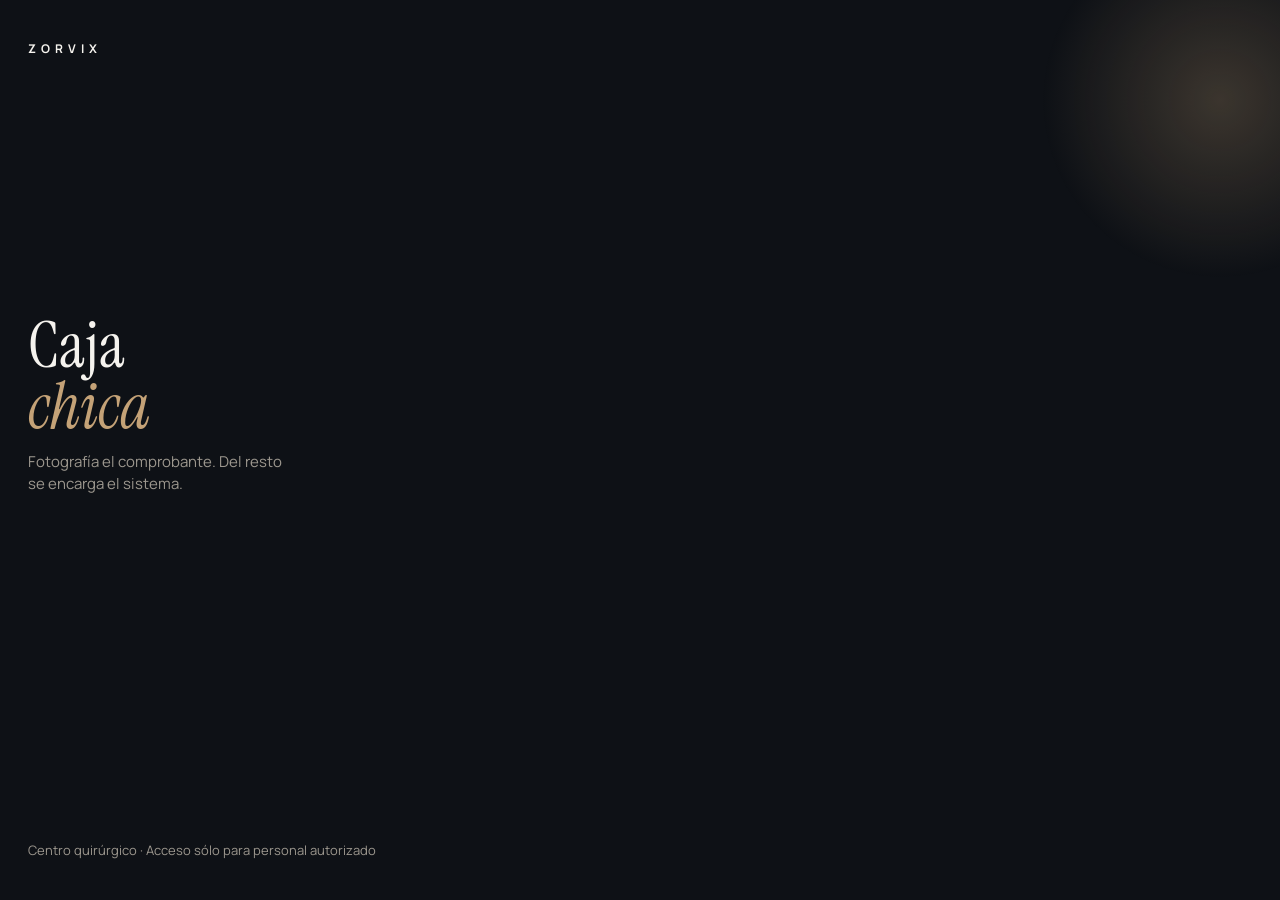
<file: caja/index_13.html>
<!doctype html>
<html lang="es">
<head>
<meta charset="utf-8">
<meta name="viewport" content="width=device-width, initial-scale=1, viewport-fit=cover">
<title>Zorvix · Caja</title>
<meta name="theme-color" content="#0E1116">
<meta name="apple-mobile-web-app-capable" content="yes">
<meta name="mobile-web-app-capable" content="yes">
<meta name="apple-mobile-web-app-status-bar-style" content="black-translucent">
<meta name="apple-mobile-web-app-title" content="Caja Zorvix">
<meta name="robots" content="noindex, nofollow">
<link rel="preconnect" href="https://fonts.googleapis.com">
<link rel="preconnect" href="https://fonts.gstatic.com" crossorigin>
<link href="https://fonts.googleapis.com/css2?family=Instrument+Serif:ital@0;1&family=Manrope:wght@400;500;600;700&display=swap" rel="stylesheet">
<script src="https://accounts.google.com/gsi/client" async defer></script>
<style>
:root{
  --paper:#F5F3EE; --card:#FFFFFF; --ink:#0E1116; --ink2:#2A2D33; --muted:#6F6C66; --line:#E6E1D8; --soft:#EFEBE3;
  --accent:#8C6D46; --accent-soft:#F1E9DD; --ok:#2F6B4F; --ok-soft:#E3EFE8; --warn:#A8671A; --warn-soft:#F7ECDB;
  --bad:#A33A3A; --bad-soft:#F6E3E1; --info:#2C5A7A; --info-soft:#E1ECF3;
  --hero:#0E1116; --hero-ink:#F5F3EE; --hero-muted:#9C978E;
  --r:18px; --shadow:0 1px 2px rgba(14,17,22,.04),0 8px 24px rgba(14,17,22,.06);
  --serif:'Instrument Serif',Georgia,serif; --sans:'Manrope',system-ui,-apple-system,sans-serif;
  --safe-b:env(safe-area-inset-bottom,0px); --safe-t:env(safe-area-inset-top,0px);
}
@media (prefers-color-scheme:dark){:root:not([data-theme="light"]){
  --paper:#0B0D10; --card:#15181D; --ink:#EEEAE2; --ink2:#D4D0C8; --muted:#8E8A83; --line:#252930; --soft:#1B1F25;
  --accent:#C4A277; --accent-soft:#2A241C; --ok:#6DBB92; --ok-soft:#16261E; --warn:#E0A459; --warn-soft:#2B2116;
  --bad:#E17C7C; --bad-soft:#2D1919; --info:#79AED3; --info-soft:#15222C; --hero:#15181D; --shadow:0 1px 2px rgba(0,0,0,.3);
}}
*{box-sizing:border-box;-webkit-tap-highlight-color:transparent}
html,body{margin:0;background:var(--paper);color:var(--ink);font-family:var(--sans);font-size:15px;line-height:1.45}
body{min-height:100dvh;padding-bottom:calc(92px + var(--safe-b))}
button,input,select,textarea{font:inherit;color:inherit}
button{cursor:pointer;border:0;background:none}
.hidden{display:none!important}
.num{font-variant-numeric:tabular-nums}
.serif{font-family:var(--serif);font-weight:400;letter-spacing:-.01em}

/* ---------- barra superior ---------- */
header.top{position:sticky;top:0;z-index:20;padding:calc(12px + var(--safe-t)) 16px 12px;
  background:color-mix(in srgb,var(--paper) 88%,transparent);backdrop-filter:blur(14px);-webkit-backdrop-filter:blur(14px);
  display:flex;align-items:center;gap:12px;border-bottom:1px solid transparent}
header.top.scrolled{border-bottom-color:var(--line)}
.brand{display:flex;flex-direction:column;line-height:1}
.brand b{font-size:11px;letter-spacing:.32em;font-weight:700}
.brand span{font-family:var(--serif);font-size:22px;margin-top:3px}
.top .sp{flex:1}
.fondo-sel{appearance:none;border:1px solid var(--line);background:var(--card);border-radius:999px;padding:7px 12px;font-size:13px;max-width:44vw}
.avatar{width:34px;height:34px;border-radius:50%;background:var(--soft);display:grid;place-items:center;font-weight:700;font-size:13px;overflow:hidden}
.avatar img{width:100%;height:100%;object-fit:cover}

main{padding:4px 16px 24px;max-width:640px;margin:0 auto}
.view{animation:fade .25s ease}
@keyframes fade{from{opacity:0;transform:translateY(4px)}to{opacity:1;transform:none}}
h2.sec{font-family:var(--serif);font-weight:400;font-size:26px;margin:22px 2px 10px}
.sub{color:var(--muted);font-size:13px}

/* ---------- hero ---------- */
.hero{background:var(--hero);color:var(--hero-ink);border-radius:24px;padding:22px 20px 18px;position:relative;overflow:hidden;box-shadow:var(--shadow)}
.hero:after{content:"";position:absolute;right:-60px;top:-60px;width:200px;height:200px;border-radius:50%;
  background:radial-gradient(circle,rgba(196,162,119,.22),transparent 70%)}
.hero .lbl{font-size:11px;letter-spacing:.2em;text-transform:uppercase;color:var(--hero-muted)}
.hero .saldo{font-family:var(--serif);font-size:54px;line-height:1.05;margin:6px 0 2px}
.hero .saldo small{font-size:26px;color:var(--hero-muted)}
.hero .de{font-size:13px;color:var(--hero-muted)}
.bar{height:6px;border-radius:9px;background:rgba(255,255,255,.1);margin:16px 0 18px;overflow:hidden}
.bar i{display:block;height:100%;border-radius:9px;background:linear-gradient(90deg,#C4A277,#E8D3B0);transition:width .6s ease}
.bar.low i{background:linear-gradient(90deg,#D98A5B,#E9B08C)}
.mini{display:grid;grid-template-columns:repeat(3,1fr);gap:10px}
.mini div{border-left:1px solid rgba(255,255,255,.12);padding-left:10px}
.mini div:first-child{border-left:0;padding-left:0}
.mini b{display:block;font-size:15px;font-weight:600}
.mini span{font-size:11px;color:var(--hero-muted)}

.banner{display:flex;gap:12px;align-items:center;padding:14px 16px;border-radius:16px;margin-top:12px;font-size:14px}
.banner.warn{background:var(--warn-soft);color:var(--warn)}
.banner.info{background:var(--info-soft);color:var(--info)}
.banner.accent{background:var(--accent-soft);color:var(--accent)}
.banner b{font-weight:700}
.banner .go{margin-left:auto;font-weight:700;white-space:nowrap}

.cta{margin-top:14px;width:100%;display:flex;align-items:center;gap:14px;padding:18px;border-radius:20px;background:var(--card);
  box-shadow:var(--shadow);border:1px solid var(--line);text-align:left}
.cta .ic{width:48px;height:48px;border-radius:14px;background:var(--ink);color:var(--paper);display:grid;place-items:center;flex:none}
.cta b{display:block;font-size:16px}
.cta span{font-size:13px;color:var(--muted)}

/* ---------- listas ---------- */
.list{background:var(--card);border-radius:var(--r);border:1px solid var(--line);overflow:hidden}
.row{display:flex;align-items:center;gap:12px;padding:14px 14px;border-top:1px solid var(--line);width:100%;text-align:left}
.row:first-child{border-top:0}
.dot{width:38px;height:38px;border-radius:12px;display:grid;place-items:center;font-weight:700;font-size:13px;flex:none;background:var(--soft);color:var(--ink2)}
.row .mid{flex:1;min-width:0}
.row .t{font-weight:600;white-space:nowrap;overflow:hidden;text-overflow:ellipsis}
.row .s{font-size:12.5px;color:var(--muted);white-space:nowrap;overflow:hidden;text-overflow:ellipsis}
.row .amt{text-align:right;font-weight:600;white-space:nowrap}
.row .amt.pos{color:var(--ok)}
.pill{display:inline-block;font-size:10.5px;font-weight:700;letter-spacing:.04em;padding:3px 8px;border-radius:999px;text-transform:uppercase;margin-top:3px}
.p-PENDIENTE{background:var(--warn-soft);color:var(--warn)} .p-OBSERVADO{background:var(--info-soft);color:var(--info)}
.p-APROBADO{background:var(--ok-soft);color:var(--ok)} .p-NO_PROCEDENTE{background:var(--bad-soft);color:var(--bad)}
.p-ANULADO{background:var(--soft);color:var(--muted);text-decoration:line-through}
.empty{padding:28px 16px;text-align:center;color:var(--muted);font-size:14px}
.day{font-size:11px;letter-spacing:.14em;text-transform:uppercase;color:var(--muted);margin:18px 4px 8px;font-weight:700}

/* ---------- chips / filtros ---------- */
.chips{display:flex;gap:8px;overflow-x:auto;padding:2px 0 6px;scrollbar-width:none}
.chips::-webkit-scrollbar{display:none}
.chip{flex:none;padding:8px 13px;border-radius:999px;border:1px solid var(--line);background:var(--card);font-size:13px;font-weight:600;color:var(--ink2)}
.chip.on{background:var(--ink);color:var(--paper);border-color:var(--ink)}
.toolbar{display:flex;gap:8px;align-items:center;margin:6px 0 10px}
.toolbar input[type=month]{border:1px solid var(--line);background:var(--card);border-radius:12px;padding:8px 10px}

.cats{background:var(--card);border:1px solid var(--line);border-radius:var(--r);padding:14px 16px;margin-bottom:12px}
.cat{display:grid;grid-template-columns:1fr auto;gap:4px 12px;font-size:13px;margin:8px 0}
.cat .b{grid-column:1/-1;height:5px;border-radius:9px;background:var(--soft);overflow:hidden}
.cat .b i{display:block;height:100%;background:var(--accent);border-radius:9px}
.tot{display:flex;justify-content:space-between;align-items:baseline;margin-bottom:4px}
.tot b{font-family:var(--serif);font-size:28px;font-weight:400}

/* ---------- nav inferior ---------- */
nav.tabs{position:fixed;left:0;right:0;bottom:0;z-index:30;padding:8px 10px calc(8px + var(--safe-b));
  background:color-mix(in srgb,var(--card) 92%,transparent);backdrop-filter:blur(16px);-webkit-backdrop-filter:blur(16px);
  border-top:1px solid var(--line);display:grid;grid-template-columns:repeat(5,1fr);align-items:end}
nav.tabs button{display:flex;flex-direction:column;align-items:center;gap:3px;font-size:10.5px;font-weight:600;color:var(--muted);padding:6px 0;position:relative}
nav.tabs button.on{color:var(--ink)}
nav.tabs svg{width:22px;height:22px}
nav.tabs .fab{margin-top:-30px}
nav.tabs .fab span.c{width:62px;height:62px;border-radius:50%;background:var(--ink);color:var(--paper);display:grid;place-items:center;
  box-shadow:0 10px 24px rgba(14,17,22,.28);border:4px solid var(--paper)}
nav.tabs .fab svg{width:26px;height:26px}
.badge{position:absolute;top:0;right:calc(50% - 20px);min-width:17px;height:17px;border-radius:9px;background:var(--bad);color:#fff;font-size:10px;display:grid;place-items:center;padding:0 4px}

/* ---------- hojas (sheets) ---------- */
.sheet{position:fixed;inset:0;z-index:50;background:var(--paper);overflow-y:auto;transform:translateY(100%);transition:transform .32s cubic-bezier(.2,.8,.2,1);
  padding:calc(10px + var(--safe-t)) 0 calc(110px + var(--safe-b))}
.sheet.open{transform:none}
.sheet-h{position:sticky;top:0;display:flex;align-items:center;gap:10px;padding:8px 16px 12px;background:var(--paper);z-index:2}
.sheet-h h3{font-family:var(--serif);font-weight:400;font-size:26px;margin:0;flex:1}
.x{width:38px;height:38px;border-radius:50%;background:var(--soft);display:grid;place-items:center}
.sheet .in{padding:0 16px;max-width:640px;margin:0 auto}
.sheet-foot{position:fixed;left:0;right:0;bottom:0;padding:12px 16px calc(12px + var(--safe-b));background:linear-gradient(transparent,var(--paper) 30%);z-index:3}
.sheet-foot .in{display:flex;gap:10px;padding:0}

.btn{flex:1;display:inline-flex;justify-content:center;align-items:center;gap:8px;padding:16px 18px;border-radius:16px;font-weight:700;font-size:15px;background:var(--ink);color:var(--paper)}
.btn.sec{background:var(--card);color:var(--ink);border:1px solid var(--line)}
.btn.ok{background:var(--ok);color:#fff}
.btn.bad{background:var(--bad-soft);color:var(--bad)}
.btn.info{background:var(--info-soft);color:var(--info)}
.btn.sm{padding:10px 14px;font-size:13px;border-radius:12px;flex:none}
.btn:disabled{opacity:.45}
.link{color:var(--accent);font-weight:700;font-size:14px;padding:10px 0}

/* ---------- captura ---------- */
.shot{position:relative;border-radius:20px;overflow:hidden;background:#000;max-height:44vh;display:grid;place-items:center}
.shot img{width:100%;max-height:44vh;object-fit:contain;display:block}
.shot .pdf{color:#fff;padding:40px;font-weight:600}
.scan{position:absolute;inset:0;pointer-events:none}
.scan:before{content:"";position:absolute;left:0;right:0;height:80px;background:linear-gradient(180deg,transparent,rgba(196,162,119,.45),transparent);animation:scan 1.6s ease-in-out infinite}
@keyframes scan{0%{top:-80px}100%{top:100%}}
.reading{display:flex;align-items:center;gap:10px;margin:14px 2px;color:var(--muted);font-size:14px}
.spin{width:18px;height:18px;border:2px solid var(--line);border-top-color:var(--accent);border-radius:50%;animation:rot .8s linear infinite}
@keyframes rot{to{transform:rotate(360deg)}}

.amount-edit{text-align:center;margin:18px 0 6px}
.amount-edit label{font-size:11px;letter-spacing:.2em;text-transform:uppercase;color:var(--muted)}
.amount-edit .wrap{display:flex;justify-content:center;align-items:baseline;gap:4px}
.amount-edit .wrap span{font-family:var(--serif);font-size:34px;color:var(--muted)}
.amount-edit input{font-family:var(--serif);font-size:52px;border:0;background:transparent;text-align:left;width:4ch;min-width:2.5ch;max-width:80vw;outline:none;padding:0}
.conf{display:inline-flex;align-items:center;gap:6px;font-size:12px;font-weight:600;padding:4px 10px;border-radius:999px;background:var(--ok-soft);color:var(--ok)}
.conf.mid{background:var(--warn-soft);color:var(--warn)}
.conf.low{background:var(--bad-soft);color:var(--bad)}

.form{background:var(--card);border:1px solid var(--line);border-radius:var(--r);padding:4px 16px;margin-top:14px}
.f{display:block;padding:11px 0;border-top:1px solid var(--line)}
.f:first-child{border-top:0}
.f > span{display:flex;justify-content:space-between;font-size:11.5px;letter-spacing:.06em;text-transform:uppercase;color:var(--muted);font-weight:700}
.f > span em{font-style:normal;text-transform:none;letter-spacing:0;color:var(--accent);font-weight:600}
.f input,.f select,.f textarea{display:block;width:100%;border:0;background:transparent;padding:4px 0 0;font-size:16px;outline:none;font-weight:500}
.f textarea{resize:vertical;min-height:48px}
.two{display:grid;grid-template-columns:1fr 1fr;gap:0 14px;border-top:1px solid var(--line)}
.form > .two:first-child{border-top:0}
.two > .f{border-top:0}
.seg{display:flex;gap:6px;flex-wrap:wrap;margin-top:6px}
.seg button{padding:7px 11px;border-radius:10px;border:1px solid var(--line);font-size:13px;font-weight:600;color:var(--ink2)}
.seg button.on{background:var(--ink);color:var(--paper);border-color:var(--ink)}
.alerts{margin-top:12px;display:grid;gap:8px}
.alert{display:flex;gap:10px;align-items:flex-start;padding:11px 13px;border-radius:14px;font-size:13.5px;background:var(--warn-soft);color:var(--warn)}
.alert.grave{background:var(--bad-soft);color:var(--bad)}
.alert:before{content:"!";width:18px;height:18px;border-radius:50%;border:1.5px solid currentColor;display:grid;place-items:center;font-size:11px;font-weight:800;flex:none;margin-top:1px}
details.more{margin-top:12px}
details.more summary{font-size:13px;color:var(--muted);font-weight:600;padding:8px 2px;cursor:pointer}
.items{font-size:13px;color:var(--ink2)}
.items div{display:flex;justify-content:space-between;gap:10px;padding:5px 0;border-bottom:1px dashed var(--line)}

/* ---------- detalle ---------- */
.kv{background:var(--card);border:1px solid var(--line);border-radius:var(--r);padding:4px 16px;margin-top:12px}
.kv div{display:flex;justify-content:space-between;gap:16px;padding:10px 0;border-top:1px solid var(--line);font-size:14px}
.kv div:first-child{border-top:0}
.kv span{color:var(--muted)}
.kv b{font-weight:600;text-align:right;word-break:break-word}
.photo-slot{margin-top:12px;border-radius:18px;overflow:hidden;background:var(--soft);min-height:120px;display:grid;place-items:center;color:var(--muted);font-size:13px}
.photo-slot img{width:100%;display:block}
.note{margin-top:12px;padding:12px 14px;border-radius:14px;background:var(--soft);font-size:13.5px;color:var(--ink2)}
.actions{display:grid;gap:10px;margin-top:16px}
.actions .r{display:flex;gap:10px}

/* ---------- arqueo ---------- */
.den{display:flex;align-items:center;gap:10px;padding:10px 0;border-top:1px solid var(--line)}
.den:first-child{border-top:0}
.den .v{width:74px;font-weight:700}
.den .v small{display:block;font-size:10.5px;color:var(--muted);font-weight:600}
.step{display:flex;align-items:center;border:1px solid var(--line);border-radius:12px;overflow:hidden}
.step button{width:40px;height:40px;font-size:20px;color:var(--ink2)}
.step input{width:48px;text-align:center;border:0;background:transparent;font-weight:700;font-size:16px;outline:none}
.den .sum{margin-left:auto;font-weight:600}
.arq-res{position:sticky;top:64px;z-index:3;background:var(--hero);color:var(--hero-ink);border-radius:20px;padding:16px 18px;display:grid;grid-template-columns:repeat(3,1fr);gap:8px;margin-bottom:12px}
.arq-res span{display:block;font-size:10.5px;letter-spacing:.14em;text-transform:uppercase;color:var(--hero-muted)}
.arq-res b{font-family:var(--serif);font-size:24px;font-weight:400}
.arq-res .d-bad{color:#E9A3A3} .arq-res .d-ok{color:#9ED3B5}

/* ---------- login ---------- */
.login{min-height:100dvh;display:flex;flex-direction:column;justify-content:space-between;padding:calc(40px + var(--safe-t)) 28px calc(40px + var(--safe-b));
  background:var(--hero);color:var(--hero-ink);position:fixed;inset:0;z-index:100}
.login:before{content:"";position:absolute;right:-120px;top:-80px;width:360px;height:360px;border-radius:50%;background:radial-gradient(circle,rgba(196,162,119,.25),transparent 70%)}
.login .mark{font-size:12px;letter-spacing:.42em;font-weight:700}
.login h1{font-family:var(--serif);font-weight:400;font-size:64px;line-height:.95;margin:0}
.login h1 i{color:#C4A277}
.login p{color:var(--hero-muted);max-width:30ch;margin:14px 0 0}
.login .g{min-height:48px;margin-top:28px}
.login .err{color:#E9A3A3;font-size:14px;margin-top:12px}

/* ---------- toast ---------- */
.toast{position:fixed;left:50%;bottom:calc(100px + var(--safe-b));transform:translate(-50%,20px);opacity:0;z-index:200;
  background:var(--ink);color:var(--paper);padding:12px 18px;border-radius:14px;font-size:14px;font-weight:600;transition:.25s;max-width:90vw;text-align:center;box-shadow:var(--shadow)}
.toast.show{opacity:1;transform:translate(-50%,0)}
.toast.bad{background:var(--bad);color:#fff}

.skel{height:14px;border-radius:7px;background:linear-gradient(90deg,var(--soft),var(--line),var(--soft));background-size:200% 100%;animation:sk 1.2s infinite}
@keyframes sk{to{background-position:-200% 0}}

/* ---------- impresión de relación ---------- */
#printArea{display:none}
@media print{
  body{padding:0;background:#fff;color:#000}
  body > *:not(#printArea){display:none!important}
  #printArea{display:block;padding:24px;font-size:11px}
  #printArea h1{font-family:var(--serif);font-weight:400;font-size:26px;margin:0}
  #printArea table{width:100%;border-collapse:collapse;margin-top:14px}
  #printArea th,#printArea td{border-bottom:1px solid #ccc;padding:5px 4px;text-align:left;vertical-align:top}
  #printArea td.n,#printArea th.n{text-align:right}
  #printArea .firmas{display:grid;grid-template-columns:1fr 1fr 1fr;gap:30px;margin-top:60px;text-align:center}
  #printArea .firmas div{border-top:1px solid #000;padding-top:6px}
}
</style>
</head>
<body>

<!-- ===================== LOGIN ===================== -->
<section id="login" class="login">
  <div class="mark">ZORVIX</div>
  <div>
    <h1>Caja<br><i>chica</i></h1>
    <p>Fotografía el comprobante. Del resto se encarga el sistema.</p>
    <div id="gbtn" class="g"></div>
    <div id="loginErr" class="err"></div>
  </div>
  <div class="sub" style="color:var(--hero-muted)">Centro quirúrgico · Acceso sólo para personal autorizado</div>
</section>

<!-- ===================== APP ===================== -->
<div id="app" class="hidden">
  <header class="top" id="top">
    <div class="brand"><b>ZORVIX</b><span id="viewTitle">Caja</span></div>
    <div class="sp"></div>
    <select id="fondoSel" class="fondo-sel hidden" aria-label="Fondo"></select>
    <button class="avatar" id="avatar" aria-label="Cuenta"></button>
  </header>

  <main>
    <!-- INICIO -->
    <section id="v-inicio" class="view">
      <div class="hero">
        <div class="lbl" id="hFondoNombre">Efectivo en caja</div>
        <div class="saldo num" id="hSaldo"><div class="skel" style="width:60%;height:44px;background:rgba(255,255,255,.08)"></div></div>
        <div class="de" id="hDe">&nbsp;</div>
        <div class="bar" id="hBar"><i style="width:0"></i></div>
        <div class="mini">
          <div><b class="num" id="hRev">—</b><span>En revisión</span></div>
          <div><b class="num" id="hRep">—</b><span>Por reponer</span></div>
          <div><b class="num" id="hMes">—</b><span>Este mes</span></div>
        </div>
      </div>
      <div id="banners"></div>
      <button class="cta" id="ctaFoto">
        <span class="ic"><svg width="24" height="24" viewBox="0 0 24 24" fill="none" stroke="currentColor" stroke-width="1.8" stroke-linecap="round" stroke-linejoin="round"><path d="M3 8.5A2.5 2.5 0 0 1 5.5 6h1.8l1.4-2h6.6l1.4 2h1.8A2.5 2.5 0 0 1 21 8.5v9a2.5 2.5 0 0 1-2.5 2.5h-13A2.5 2.5 0 0 1 3 17.5z"/><circle cx="12" cy="13" r="3.8"/></svg></span>
        <span><b>Fotografiar comprobante</b><span>Ticket, nota o factura · se lee solo</span></span>
      </button>
      <div style="display:flex;justify-content:space-between;align-items:center">
        <h2 class="sec">Últimos movimientos</h2>
        <button class="link" data-go="movs">Ver todo</button>
      </div>
      <div class="list" id="ultimos"><div class="empty">Cargando…</div></div>
    </section>

    <!-- MOVIMIENTOS -->
    <section id="v-movs" class="view hidden">
      <div class="toolbar">
        <input type="month" id="mMes">
        <div class="sp" style="flex:1"></div>
      </div>
      <div class="chips" id="mFiltros">
        <button class="chip on" data-f="">Todos</button>
        <button class="chip" data-f="PENDIENTE">En revisión</button>
        <button class="chip" data-f="OBSERVADO">Observados</button>
        <button class="chip" data-f="APROBADO">Aprobados</button>
        <button class="chip" data-f="NO_PROCEDENTE">No procede</button>
      </div>
      <div class="cats" id="mCats"></div>
      <div id="mLista"></div>
    </section>

    <!-- REVISAR -->
    <section id="v-revisar" class="view hidden">
      <p class="sub" style="margin:8px 2px 12px">Gastos registrados por el equipo que esperan tu firma. No puedes aprobar lo que tú registraste.</p>
      <div id="rLista"></div>
    </section>

    <!-- ARQUEO -->
    <section id="v-arqueo" class="view hidden">
      <div class="arq-res">
        <div><span>Contado</span><b class="num" id="aCont">$0</b></div>
        <div><span>Sistema</span><b class="num" id="aSis">—</b></div>
        <div><span>Diferencia</span><b class="num" id="aDif">—</b></div>
      </div>
      <div class="form" id="aDen"></div>
      <div class="form"><label class="f"><span>Notas del arqueo</span><textarea id="aNotas" placeholder="Opcional · quién estuvo presente, observaciones"></textarea></label></div>
      <div class="actions"><button class="btn" id="aGuardar">Registrar arqueo</button></div>
      <h2 class="sec">Arqueos anteriores</h2>
      <div class="list" id="aHist"><div class="empty">—</div></div>
    </section>

    <!-- MÁS -->
    <section id="v-mas" class="view hidden">
      <div id="masRep" class="hidden">
        <h2 class="sec">Reposición</h2>
        <div class="list" id="repCard"></div>
        <div class="list" id="repLista" style="margin-top:12px"></div>
      </div>
      <div id="masFondo" class="hidden">
        <h2 class="sec">Fondo</h2>
        <div class="form">
          <label class="f"><span>Nombre</span><input id="cfNombre"></label>
          <label class="f"><span>Monto fijo del fondo</span><input id="cfMonto" inputmode="decimal" class="num"></label>
          <div class="two">
            <label class="f"><span>Tope por gasto</span><input id="cfTope" inputmode="decimal" class="num"></label>
            <label class="f"><span>Avisar reposición al</span><input id="cfUmbral" inputmode="numeric" class="num" placeholder="30 %"></label>
          </div>
          <label class="f"><span>Custodio · nombre</span><input id="cfCustNom"></label>
          <label class="f"><span>Custodio · correo</span><input id="cfCustCor" type="email" autocapitalize="off"></label>
        </div>
        <p class="sub" style="margin:8px 2px">Cambiar el monto fijo registra un movimiento de fondeo por la diferencia (entrada o retiro de efectivo).</p>
        <div class="actions"><button class="btn" id="cfGuardar">Guardar fondo</button></div>
      </div>
      <h2 class="sec">Cuenta</h2>
      <div class="list">
        <div class="row"><div class="mid"><div class="t" id="uNombre"></div><div class="s" id="uCorreo"></div></div><span class="pill p-APROBADO" id="uRol"></span></div>
        <button class="row" id="btnArqueoMas"><div class="mid"><div class="t">Arqueo de caja</div><div class="s">Contar el efectivo por denominación</div></div>›</button>
        <button class="row" id="btnSalir"><div class="mid"><div class="t" style="color:var(--bad)">Cerrar sesión</div></div></button>
      </div>
      <p class="sub" style="text-align:center;margin-top:18px">Zorvix · Caja v1.0</p>
    </section>
  </main>

  <nav class="tabs" id="tabs">
    <button data-go="inicio" class="on"><svg viewBox="0 0 24 24" fill="none" stroke="currentColor" stroke-width="1.8" stroke-linecap="round"><path d="M4 10.5 12 4l8 6.5V19a1 1 0 0 1-1 1h-4.5v-5.5h-5V20H5a1 1 0 0 1-1-1z"/></svg>Inicio</button>
    <button data-go="movs"><svg viewBox="0 0 24 24" fill="none" stroke="currentColor" stroke-width="1.8" stroke-linecap="round"><path d="M5 7h14M5 12h14M5 17h9"/></svg>Movimientos</button>
    <button class="fab" id="fab" aria-label="Fotografiar comprobante"><span class="c"><svg viewBox="0 0 24 24" fill="none" stroke="currentColor" stroke-width="1.8" stroke-linecap="round" stroke-linejoin="round"><path d="M3 8.5A2.5 2.5 0 0 1 5.5 6h1.8l1.4-2h6.6l1.4 2h1.8A2.5 2.5 0 0 1 21 8.5v9a2.5 2.5 0 0 1-2.5 2.5h-13A2.5 2.5 0 0 1 3 17.5z"/><circle cx="12" cy="13" r="3.8"/></svg></span></button>
    <button data-go="revisar" id="tabRevisar"><svg viewBox="0 0 24 24" fill="none" stroke="currentColor" stroke-width="1.8" stroke-linecap="round" stroke-linejoin="round"><path d="m5 12.5 4.2 4.2L19 7"/></svg>Revisar<span class="badge hidden" id="badgeRev"></span></button>
    <button data-go="mas"><svg viewBox="0 0 24 24" fill="none" stroke="currentColor" stroke-width="1.8" stroke-linecap="round"><circle cx="6" cy="12" r="1.3"/><circle cx="12" cy="12" r="1.3"/><circle cx="18" cy="12" r="1.3"/></svg>Más</button>
  </nav>
</div>

<!-- ===================== HOJA: CAPTURA ===================== -->
<section class="sheet" id="shCaptura" aria-modal="true">
  <div class="sheet-h"><h3 id="capTitulo">Nuevo gasto</h3><button class="x" data-close="shCaptura" aria-label="Cerrar">✕</button></div>
  <div class="in">
    <div id="capElegir">
      <button class="cta" id="capCam"><span class="ic">📷</span><span><b>Tomar foto</b><span>Cámara del celular</span></span></button>
      <button class="cta" id="capGal"><span class="ic">🖼</span><span><b>Elegir de la galería o PDF</b><span>Fotos previas, factura en PDF</span></span></button>
      <button class="cta" id="capSin"><span class="ic">✎</span><span><b>Gasto sin comprobante</b><span>Requiere justificación · se marca para revisión</span></span></button>
    </div>
    <div id="capTrabajo" class="hidden">
      <div class="shot" id="capShot"></div>
      <div class="reading hidden" id="capLeyendo"><span class="spin"></span><span id="capLeyendoTxt">Leyendo el comprobante…</span></div>
      <div id="capForm" class="hidden">
        <div class="amount-edit">
          <label>Total pagado</label>
          <div class="wrap"><span>$</span><input id="gTotal" inputmode="decimal" class="num" placeholder="0.00"></div>
          <div id="gConf"></div>
        </div>
        <div class="alerts" id="gAlertas"></div>
        <div class="form">
          <label class="f"><span>Proveedor <em id="eProv"></em></span><input id="gProveedor" autocomplete="off"></label>
          <label class="f"><span>Concepto</span><input id="gConcepto" autocomplete="off" placeholder="¿Qué se compró?"></label>
          <div class="two">
            <label class="f"><span>Fecha</span><input id="gFecha" type="date"></label>
            <label class="f"><span>IVA</span><input id="gIva" inputmode="decimal" class="num" placeholder="—"></label>
          </div>
          <div class="f"><span>Categoría</span><div class="seg" id="gCats"></div></div>
          <div class="f"><span>Comprobante</span><div class="seg" id="gComp"></div></div>
          <div class="f"><span>Forma de pago</span><div class="seg" id="gPago"></div></div>
          <label class="f"><span>Notas <em id="eNotas"></em></span><textarea id="gNotas" placeholder="Opcional"></textarea></label>
        </div>
        <details class="more">
          <summary>Datos fiscales y detalle leído</summary>
          <div class="form">
            <label class="f"><span>RFC del emisor</span><input id="gRfc" autocapitalize="characters" autocomplete="off"></label>
            <label class="f"><span>UUID (folio fiscal)</span><input id="gUuid" autocapitalize="characters" autocomplete="off"></label>
            <div class="two">
              <label class="f"><span>Subtotal</span><input id="gSub" inputmode="decimal" class="num"></label>
              <label class="f"><span>Folio / ticket</span><input id="gFolioT" autocomplete="off"></label>
            </div>
          </div>
          <div class="items" id="gItems"></div>
        </details>
      </div>
    </div>
  </div>
  <div class="sheet-foot hidden" id="capFoot"><div class="in"><button class="btn sec sm" id="capOtra">Otra foto</button><button class="btn" id="capGuardar">Registrar gasto</button></div></div>
  <input type="file" id="inCam" accept="image/*" capture="environment" class="hidden">
  <input type="file" id="inGal" accept="image/*,application/pdf" class="hidden">
</section>

<!-- ===================== HOJA: DETALLE ===================== -->
<section class="sheet" id="shDetalle" aria-modal="true">
  <div class="sheet-h"><h3 id="dTitulo">Movimiento</h3><button class="x" data-close="shDetalle" aria-label="Cerrar">✕</button></div>
  <div class="in" id="dCuerpo"></div>
</section>

<!-- ===================== HOJA: REPOSICIÓN ===================== -->
<section class="sheet" id="shRep" aria-modal="true">
  <div class="sheet-h"><h3>Reposición</h3><button class="x" data-close="shRep" aria-label="Cerrar">✕</button></div>
  <div class="in" id="repCuerpo"></div>
</section>

<div class="toast" id="toast"></div>
<div id="printArea"></div>

<script>
/* ================================================================
 *  CONFIGURACIÓN — pegar aquí la URL /exec de la implementación web
 * ================================================================ */
const API_URL   = 'https://script.google.com/macros/s/AKfycbzSrHK117Uwu-QQIjayIuIQDoWsOKNH1lGt4SmsTpYEOqMLTXX7bauWtHiK3ocJCBO6HQ/exec';
const CLIENT_ID = '148311031818-4ku0lhia6qd0fgbmi379dvi7k4vp303g.apps.googleusercontent.com';
const LS_KEY    = 'zvx_caja_sesion';

const COMPROBANTES = [['TICKET','Ticket'],['FACTURA','Factura'],['NOTA','Nota'],['RECIBO','Recibo'],['SIN_COMPROBANTE','Sin comprobante']];
const PAGOS = [['efectivo','Efectivo'],['tarjeta','Tarjeta'],['transferencia','Transferencia'],['otro','Otro']];
const ESTADO_TXT = {PENDIENTE:'En revisión',OBSERVADO:'Observado',APROBADO:'Aprobado',NO_PROCEDENTE:'No procede',ANULADO:'Anulado'};
const TIPO_TXT = {FONDEO:'Fondeo',GASTO:'Gasto',REPOSICION:'Reposición',REINTEGRO:'Reintegro',AJUSTE:'Ajuste de arqueo'};
const DENOM = [1000,500,200,100,50,20,10,5,2,1,0.5];

const S = { token:'', usuario:null, fondoId:'', resumen:null, vista:'inicio', filtro:'', cap:null, conteo:{} };

/* ---------------- utilidades ---------------- */
const $ = id => document.getElementById(id);
const esc = s => String(s ?? '').replace(/[&<>"']/g, c => ({'&':'&amp;','<':'&lt;','>':'&gt;','"':'&quot;',"'":'&#39;'}[c]));
const fmx = new Intl.NumberFormat('es-MX',{style:'currency',currency:'MXN'});
const money = n => n === null || n === undefined || n === '' || isNaN(n) ? '—' : fmx.format(Number(n));
const money0 = n => n === null || n === undefined || isNaN(n) ? '—' : new Intl.NumberFormat('es-MX',{style:'currency',currency:'MXN',maximumFractionDigits:0}).format(Number(n));
const numIn = v => { const s = String(v ?? '').replace(/[^\d.\-]/g,''); if (!s) return null; const n = Number(s); return isFinite(n) ? n : null; };
const hoy = () => { const d = new Date(); return new Date(d.getTime() - d.getTimezoneOffset()*60000).toISOString().slice(0,10); };
const fechaLarga = s => { if (!s) return ''; const d = new Date(String(s).slice(0,10)+'T12:00:00'); return isNaN(d) ? s : d.toLocaleDateString('es-MX',{weekday:'short',day:'numeric',month:'short'}); };
const iniciales = s => String(s||'?').split(/\s+/).filter(p => p && !/^(y|de|del|la|el|e)$/i.test(p)).slice(0,2).map(p=>p[0]).join('').toUpperCase();

function toast(msg, bad){ const t=$('toast'); t.textContent=msg; t.className='toast show'+(bad?' bad':''); clearTimeout(t._t); t._t=setTimeout(()=>t.className='toast'+(bad?' bad':''),3200); }

function lsGet(){ try { return JSON.parse(localStorage.getItem(LS_KEY)||'null'); } catch(e){ return null; } }
function lsSet(v){ try { v ? localStorage.setItem(LS_KEY, JSON.stringify(v)) : localStorage.removeItem(LS_KEY); } catch(e){} }

async function api(accion, datos){
  if (!/^https:\/\/script\.google\.com\//.test(API_URL)) throw new Error('Falta configurar la URL del backend (API_URL)');
  const cuerpo = Object.assign({ accion, token:S.token, fondoId:S.fondoId }, datos||{});
  let r;
  try {
    r = await fetch(API_URL, { method:'POST', credentials:'omit', redirect:'follow',
      headers:{'Content-Type':'text/plain;charset=utf-8'}, body:JSON.stringify(cuerpo) });
  } catch(e){ throw new Error('Sin conexión con el servidor. Revisa tu internet.'); }
  let j;
  try { j = await r.json(); } catch(e){ throw new Error('Respuesta inesperada del servidor ('+r.status+')'); }
  if (!j.ok){
    if (j.codigo === 'SESION'){ salir(true); }
    const e = new Error(j.error || 'Error'); e.codigo = j.codigo; throw e;
  }
  return j;
}

/* ---------------- sesión ---------------- */
function initGIS(){
  if (!window.google || !google.accounts){ return setTimeout(initGIS, 150); }
  google.accounts.id.initialize({ client_id:CLIENT_ID, callback:onCredencial, auto_select:true, cancel_on_tap_outside:false, use_fedcm_for_prompt:true });
  google.accounts.id.renderButton($('gbtn'), { theme:'filled_black', size:'large', shape:'pill', text:'signin_with', locale:'es', width:280 });
}

async function onCredencial(resp){
  $('loginErr').textContent = 'Verificando…';
  try {
    const j = await api('sesion', { idToken: resp.credential, token:'' });
    S.token = j.token; S.usuario = j.usuario;
    lsSet({ token:j.token, usuario:j.usuario, t:Date.now() });
    $('loginErr').textContent = '';
    entrar();
  } catch(e){ $('loginErr').textContent = e.message; }
}

function salir(vencida){
  lsSet(null); S.token=''; S.usuario=null;
  $('app').classList.add('hidden'); $('login').classList.remove('hidden');
  document.querySelectorAll('.sheet.open').forEach(s=>s.classList.remove('open'));
  if (window.google && google.accounts) google.accounts.id.disableAutoSelect();
  if (vencida) $('loginErr').textContent = 'Tu sesión terminó. Vuelve a entrar.';
}

function entrar(){
  $('login').classList.add('hidden'); $('app').classList.remove('hidden');
  const u = S.usuario;
  $('avatar').innerHTML = u.foto ? `<img src="${esc(u.foto)}" alt="">` : esc(iniciales(u.nombre));
  $('uNombre').textContent = u.nombre; $('uCorreo').textContent = u.correo; $('uRol').textContent = u.rol.replace('_',' ');
  $('tabRevisar').classList.toggle('hidden', !u.aprueba);
  $('tabs').style.gridTemplateColumns = u.aprueba ? 'repeat(5,1fr)' : 'repeat(4,1fr)';
  $('masRep').classList.toggle('hidden', !u.aprueba);
  $('masFondo').classList.toggle('hidden', !u.admin);
  ['fab','ctaFoto'].forEach(id => $(id).classList.toggle('hidden', !u.escribe));
  $('mMes').value = hoy().slice(0,7);
  ir('inicio');
}

/* ---------------- navegación ---------------- */
const TITULOS = { inicio:'Caja', movs:'Movimientos', revisar:'Por revisar', arqueo:'Arqueo', mas:'Más' };
function ir(v){
  S.vista = v;
  document.querySelectorAll('main .view').forEach(s => s.classList.toggle('hidden', s.id !== 'v-'+v));
  document.querySelectorAll('#tabs button[data-go]').forEach(b => b.classList.toggle('on', b.dataset.go === v));
  $('viewTitle').textContent = TITULOS[v] || 'Caja';
  window.scrollTo({top:0});
  ({ inicio:cargarInicio, movs:cargarMovs, revisar:cargarRevisar, arqueo:cargarArqueo, mas:cargarMas })[v]?.();
}
document.addEventListener('click', e => {
  const g = e.target.closest('[data-go]'); if (g){ ir(g.dataset.go); return; }
  const c = e.target.closest('[data-close]'); if (c){ cerrarHoja(c.dataset.close); return; }
  const m = e.target.closest('[data-mov]'); if (m){ abrirDetalle(m.dataset.mov); }
});
window.addEventListener('scroll', () => $('top').classList.toggle('scrolled', scrollY > 4), {passive:true});
function abrirHoja(id){ $(id).classList.add('open'); $(id).scrollTop = 0; document.body.style.overflow='hidden'; }
function cerrarHoja(id){ $(id).classList.remove('open'); if (!document.querySelector('.sheet.open')) document.body.style.overflow=''; }

/* ---------------- inicio ---------------- */
async function cargarInicio(){
  try {
    const r = await api('resumen');
    S.resumen = r; S.fondoId = r.fondo.id;
    pintarFondos(r);
    const e = r.estado, f = r.fondo;
    $('hFondoNombre').textContent = f.nombre;
    const [ent, dec] = money(e.saldo).split('.');
    $('hSaldo').innerHTML = `${esc(ent)}<small>.${esc(dec||'00')}</small>`;
    $('hDe').textContent = f.montoFijo ? `de ${money0(f.montoFijo)} de fondo fijo · ${e.pctDisponible}% disponible` : 'Fondo sin monto fijo definido';
    $('hBar').className = 'bar' + (e.sugerirReposicion ? ' low' : '');
    $('hBar').firstElementChild.style.width = (f.montoFijo ? e.pctDisponible : 0) + '%';
    $('hRev').textContent = money0(e.enRevision); $('hRep').textContent = money0(e.porReponer); $('hMes').textContent = money0(e.gastadoMes);
    let b = '';
    if (!f.montoFijo && r.usuario.admin) b += `<div class="banner accent"><span><b>Define el fondo</b> · monto fijo, custodio y tope por gasto</span><button class="go" data-go="mas">Configurar ›</button></div>`;
    if (r.porRevisar) b += `<div class="banner info"><span><b>${r.porRevisar}</b> gasto${r.porRevisar>1?'s':''} esperan tu firma</span><button class="go" data-go="revisar">Revisar ›</button></div>`;
    if (r.misObservados) b += `<div class="banner warn"><span><b>${r.misObservados}</b> gasto${r.misObservados>1?'s':''} tuyos fueron observados</span><button class="go" data-go="movs" onclick="S.filtro='OBSERVADO'">Corregir ›</button></div>`;
    if (e.sugerirReposicion && r.usuario.aprueba) b += `<div class="banner warn"><span>Queda <b>${e.pctDisponible}%</b> del fondo · hay ${money0(e.porReponer)} aprobados por reponer</span><button class="go" data-go="mas">Reponer ›</button></div>`;
    if (!r.geminiListo) b += `<div class="banner warn"><span>La lectura automática está apagada: falta la llave de Gemini en el servidor.</span></div>`;
    $('banners').innerHTML = b;
    const badge = $('badgeRev'); badge.textContent = r.porRevisar; badge.classList.toggle('hidden', !r.porRevisar);
    $('ultimos').innerHTML = r.ultimos.length ? r.ultimos.map(filaMov).join('') : `<div class="empty">Aún no hay movimientos.<br>Toma la primera foto de un comprobante.</div>`;
  } catch(e){ toast(e.message, true); }
}

function pintarFondos(r){
  const sel = $('fondoSel');
  sel.classList.toggle('hidden', r.fondos.length < 2);
  sel.innerHTML = r.fondos.map(f => `<option value="${esc(f.id)}"${f.id===r.fondo.id?' selected':''}>${esc(f.nombre)}</option>`).join('');
}
$('fondoSel').addEventListener('change', e => { S.fondoId = e.target.value; ir(S.vista); });

function filaMov(m){
  const ingreso = m.efecto > 0;
  const titulo = m.tipo === 'GASTO' ? (m.proveedor || m.concepto) : (TIPO_TXT[m.tipo] || m.tipo);
  const sub = m.tipo === 'GASTO' ? `${esc(m.concepto)} · ${esc(m.registradoNombre.split(' ')[0])}` : esc(m.concepto);
  const dot = m.tipo === 'GASTO' ? iniciales(m.categoria) : (ingreso ? '+' : '±');
  const est = m.tipo === 'GASTO' || m.tipo === 'AJUSTE' ? `<span class="pill p-${m.estado}">${ESTADO_TXT[m.estado]||m.estado}</span>` : '';
  return `<button class="row" data-mov="${esc(m.folio)}"><span class="dot">${esc(dot)}</span>
    <span class="mid"><div class="t">${esc(titulo)}</div><div class="s">${sub}</div></span>
    <span class="amt num ${ingreso?'pos':''}">${ingreso?'+':'−'}${money(Math.abs(m.efecto))}<br>${est}</span></button>`;
}

/* ---------------- movimientos ---------------- */
$('mMes').addEventListener('change', cargarMovs);
$('mFiltros').addEventListener('click', e => { const c = e.target.closest('.chip'); if (!c) return; S.filtro = c.dataset.f; cargarMovs(); });
async function cargarMovs(){
  document.querySelectorAll('#mFiltros .chip').forEach(c => c.classList.toggle('on', c.dataset.f === S.filtro));
  $('mLista').innerHTML = '<div class="list"><div class="empty">Cargando…</div></div>';
  try {
    const r = await api('movimientos', { mes:$('mMes').value, estado:S.filtro });
    const cats = Object.entries(r.porCategoria).sort((a,b)=>b[1]-a[1]);
    const max = cats.length ? cats[0][1] : 1;
    $('mCats').innerHTML = `<div class="tot"><span class="sub">Gastos del periodo</span><b class="num">${money(r.totalGastos)}</b></div>` +
      (cats.length ? cats.map(([c,v]) => `<div class="cat"><span>${esc(c)}</span><b class="num">${money(v)}</b><div class="b"><i style="width:${Math.max(3,v/max*100)}%"></i></div></div>`).join('') : '<div class="sub">Sin gastos en este periodo.</div>');
    if (!r.movimientos.length){ $('mLista').innerHTML = '<div class="list"><div class="empty">Nada que mostrar con este filtro.</div></div>'; return; }
    const grupos = {};
    r.movimientos.forEach(m => { const k = m.tipo==='GASTO' ? m.fecha : m.registradoEn.slice(0,10); (grupos[k] = grupos[k] || []).push(m); });
    $('mLista').innerHTML = Object.keys(grupos).sort().reverse().map(k => `<div class="day">${esc(fechaLarga(k))}</div><div class="list">${grupos[k].map(filaMov).join('')}</div>`).join('');
  } catch(e){ toast(e.message, true); }
}

/* ---------------- revisar ---------------- */
async function cargarRevisar(){
  $('rLista').innerHTML = '<div class="list"><div class="empty">Cargando…</div></div>';
  try {
    const r = await api('porRevisar');
    if (!r.movimientos.length){ $('rLista').innerHTML = '<div class="list"><div class="empty">Todo al día. No hay gastos por revisar.</div></div>'; $('badgeRev').classList.add('hidden'); return; }
    $('rLista').innerHTML = r.movimientos.map(m => `
      <div class="list" style="margin-bottom:12px">
        ${filaMov(m)}
        <div style="padding:0 14px 14px">
          <div class="sub">${esc(fechaLarga(m.fecha))} · ${esc(m.categoria)} · ${esc(m.comprobante.replace('_',' ').toLowerCase())}${m.confianza!==null?` · lectura ${Math.round(m.confianza*100)}%`:''}</div>
          ${m.alertas ? `<div class="sub" style="color:var(--warn);margin-top:4px">⚑ ${esc(m.alertas.split(',').map(a=>a.replace(/_/g,' ').toLowerCase()).join(' · '))}</div>` : ''}
          ${m.editados ? `<div class="sub" style="margin-top:4px">✎ ${esc(m.editados)}</div>` : ''}
          ${m.estado==='OBSERVADO' ? `<div class="sub" style="color:var(--info);margin-top:4px">Observado: ${esc(m.motivo)} — esperando corrección</div>` : ''}
          <div class="r" style="display:flex;gap:8px;margin-top:10px">
            <button class="btn sec sm" data-mov="${esc(m.folio)}" style="flex:1">Ver comprobante</button>
            ${m.puedoRevisar ? `<button class="btn ok sm" style="flex:1" onclick="revisar('${esc(m.folio)}','APROBADO')">Aprobar</button>` : `<span class="sub" style="align-self:center">Lo registraste tú</span>`}
          </div>
        </div>
      </div>`).join('');
  } catch(e){ toast(e.message, true); }
}

async function revisar(folio, decision){
  let motivo = '';
  if (decision !== 'APROBADO'){
    motivo = prompt(decision === 'OBSERVADO' ? '¿Qué debe corregir quien lo registró?' : '¿Por qué no procede? (el monto quedará por reintegrar)');
    if (!motivo) return;
  }
  try {
    await api('revisar', { folio, decision, motivo });
    toast(decision === 'APROBADO' ? 'Aprobado ✓' : decision === 'OBSERVADO' ? 'Devuelto para corrección' : 'Marcado como no procedente');
    cerrarHoja('shDetalle');
    if (S.vista === 'revisar') cargarRevisar(); else ir(S.vista);
  } catch(e){ toast(e.message, true); }
}

/* ---------------- detalle ---------------- */
async function abrirDetalle(folio){
  $('dTitulo').textContent = folio;
  $('dCuerpo').innerHTML = '<div class="empty">Cargando…</div>';
  abrirHoja('shDetalle');
  try {
    const m = (await api('detalle', { folio })).movimiento;
    if (!m){ $('dCuerpo').innerHTML = '<div class="empty">No encontrado.</div>'; return; }
    const u = S.usuario;
    const puedeRevisar = u.aprueba && (m.estado==='PENDIENTE'||m.estado==='OBSERVADO') && (m.tipo==='GASTO'||m.tipo==='AJUSTE') && (!m.esMio || u.rol==='ceo');
    const puedeCorregir = m.tipo==='GASTO' && (m.estado==='PENDIENTE'||m.estado==='OBSERVADO') && (m.esMio || u.aprueba);
    const puedeAnular = m.tipo==='GASTO' && m.estado!=='ANULADO' && !m.reposicion && ((m.esMio && (m.estado==='PENDIENTE'||m.estado==='OBSERVADO')) || u.aprueba);
    const puedeReintegro = u.aprueba && m.estado==='NO_PROCEDENTE' && !m.reintegro;
    const kv = [
      ['Tipo', TIPO_TXT[m.tipo]], ['Estado', `<span class="pill p-${m.estado}">${ESTADO_TXT[m.estado]||m.estado}</span>`],
      ['Total', `<span class="num">${money(m.total)}</span>`], m.iva!==null?['IVA', money(m.iva)]:null,
      ['Fecha', esc(fechaLarga(m.fecha))], m.proveedor && m.proveedor!=='—'?['Proveedor', esc(m.proveedor)]:null,
      ['Concepto', esc(m.concepto)], m.categoria?['Categoría', esc(m.categoria)]:null,
      m.tipo==='GASTO'?['Comprobante', esc(m.comprobante.replace('_',' ').toLowerCase())]:null,
      m.formaPago?['Pago', esc(m.formaPago)]:null, m.rfc?['RFC', esc(m.rfc)]:null, m.uuid?['UUID', `<span style="font-size:12px">${esc(m.uuid)}</span>`]:null,
      m.folioTicket?['Folio ticket', esc(m.folioTicket)]:null,
      ['Registró', esc(m.registradoNombre)+'<br><span class="sub">'+esc(m.registradoEn)+'</span>'],
      m.revisadoPor?['Revisó', esc(m.revisadoPor)+'<br><span class="sub">'+esc(m.revisadoEn)+'</span>']:null,
      m.reposicion?['Reposición', esc(m.reposicion)]:null, m.reintegro?['Reintegro', esc(m.reintegro)]:null,
      m.relacionado?['Relacionado', esc(m.relacionado)]:null,
      m.confianza!==null?['Lectura automática', Math.round(m.confianza*100)+'%']:null
    ].filter(Boolean);
    $('dCuerpo').innerHTML = `
      ${m.tieneFoto ? `<div class="photo-slot" id="dFoto"><span class="reading"><span class="spin"></span>Cargando comprobante…</span></div>` : ''}
      <div class="kv">${kv.map(([k,v]) => `<div><span>${k}</span><b>${v}</b></div>`).join('')}</div>
      ${m.motivo ? `<div class="note"><b>Revisión:</b> ${esc(m.motivo)}</div>` : ''}
      ${m.editados ? `<div class="note"><b>Cambios sobre la lectura:</b> ${esc(m.editados)}</div>` : ''}
      ${m.alertas ? `<div class="note"><b>Alertas:</b> ${esc(m.alertas.replace(/_/g,' ').toLowerCase().replace(/,/g,' · '))}</div>` : ''}
      ${m.notas ? `<div class="note"><b>Notas:</b> ${esc(m.notas)}</div>` : ''}
      <div class="actions">
        ${puedeRevisar ? `<button class="btn ok" onclick="revisar('${esc(m.folio)}','APROBADO')">Aprobar</button>
          <div class="r"><button class="btn info" onclick="revisar('${esc(m.folio)}','OBSERVADO')">Observar</button><button class="btn bad" onclick="revisar('${esc(m.folio)}','NO_PROCEDENTE')">No procede</button></div>` : ''}
        ${puedeCorregir ? `<button class="btn sec" id="dCorregir">Corregir datos</button>` : ''}
        ${puedeReintegro ? `<button class="btn sec" onclick="reintegro('${esc(m.folio)}',${m.total})">Registrar reintegro de ${money(m.total)}</button>` : ''}
        ${puedeAnular ? `<button class="link" style="color:var(--bad)" onclick="anular('${esc(m.folio)}')">Anular (capturado por error)</button>` : ''}
      </div>`;
    if (puedeCorregir) $('dCorregir').onclick = () => { cerrarHoja('shDetalle'); abrirCorreccion(m); };
    if (m.tieneFoto){
      try {
        const f = await api('foto', { folio:m.folio });
        const slot = $('dFoto'); if (!slot) return;
        if (f.mime === 'application/pdf'){
          const url = URL.createObjectURL(b64aBlob(f.b64, f.mime));
          slot.innerHTML = `<a class="btn sec" style="margin:30px" href="${url}" target="_blank" rel="noopener">Abrir PDF del comprobante</a>`;
        } else slot.innerHTML = `<img src="data:${esc(f.mime)};base64,${f.b64}" alt="Comprobante">`;
      } catch(e){ const s=$('dFoto'); if (s) s.textContent = 'No se pudo cargar la foto: '+e.message; }
    }
  } catch(e){ $('dCuerpo').innerHTML = `<div class="empty">${esc(e.message)}</div>`; }
}

function b64aBlob(b64, mime){ const bin = atob(b64); const a = new Uint8Array(bin.length); for (let i=0;i<bin.length;i++) a[i]=bin.charCodeAt(i); return new Blob([a],{type:mime}); }

async function anular(folio){
  const motivo = prompt('Motivo de la anulación (p. ej. "capturado dos veces")'); if (!motivo) return;
  try { await api('anular', { folio, motivo }); toast('Anulado'); cerrarHoja('shDetalle'); ir(S.vista); } catch(e){ toast(e.message, true); }
}
async function reintegro(folio, monto){
  if (!confirm(`¿Confirmas que se recibieron ${money(monto)} en efectivo de regreso a la caja?`)) return;
  try { const r = await api('registrarReintegro', { folio }); toast('Reintegro '+r.folio+' registrado'); cerrarHoja('shDetalle'); ir(S.vista); } catch(e){ toast(e.message, true); }
}

/* ================================================================
 *  CAPTURA DE GASTO
 * ================================================================ */
function nuevaCaptura(directoCamara){
  S.cap = { fotoId:'', lectura:null, sugerido:null, modelo:'', folio:'', sin:false, datos:{} };
  $('capTitulo').textContent = 'Nuevo gasto';
  $('capElegir').classList.remove('hidden'); $('capTrabajo').classList.add('hidden'); $('capFoot').classList.add('hidden');
  abrirHoja('shCaptura');
  if (directoCamara) $('inCam').click();
}
$('fab').onclick = () => nuevaCaptura(true);
$('ctaFoto').onclick = () => nuevaCaptura(true);
$('capCam').onclick = () => $('inCam').click();
$('capGal').onclick = () => $('inGal').click();
$('capOtra').onclick = () => { if (S.cap.folio) return; $('inCam').click(); };
$('capSin').onclick = () => { S.cap.sin = true; mostrarFormulario({ comprobante:'SIN_COMPROBANTE', fecha:hoy(), formaPago:'efectivo' }, []); };
['inCam','inGal'].forEach(id => $(id).addEventListener('change', async e => {
  const file = e.target.files[0]; e.target.value = '';
  if (file) await procesarArchivo(file);
}));

async function procesarArchivo(file){
  S.cap.sin = false;
  $('capElegir').classList.add('hidden'); $('capTrabajo').classList.remove('hidden');
  $('capForm').classList.add('hidden'); $('capFoot').classList.add('hidden');
  $('capLeyendo').classList.remove('hidden'); $('capLeyendoTxt').textContent = 'Preparando la imagen…';
  const shot = $('capShot');
  try {
    let b64, mime, qr = '';
    if (file.type === 'application/pdf'){
      if (file.size > 9.5e6) throw new Error('El PDF pesa más de 9 MB');
      mime = 'application/pdf'; b64 = await aBase64(file);
      shot.innerHTML = `<div class="pdf">PDF · ${esc(file.name)}</div><div class="scan"></div>`;
    } else {
      const r = await comprimir(file);
      b64 = r.b64; mime = 'image/jpeg'; qr = r.qr;
      shot.innerHTML = `<img src="data:image/jpeg;base64,${b64}" alt="Comprobante"><div class="scan"></div>`;
    }
    $('capLeyendoTxt').textContent = qr ? 'Código QR fiscal detectado · leyendo…' : 'Leyendo el comprobante…';
    const r = await api('leerRecibo', { imagen:b64, mime, qr });
    S.cap.fotoId = r.fotoId; S.cap.lectura = r.lectura; S.cap.sugerido = r.sugerido; S.cap.modelo = r.modelo;
    shot.querySelector('.scan')?.remove();
    $('capLeyendo').classList.add('hidden');
    if (r.errorLectura) toast('No se pudo leer solo; captura los datos a mano', true);
    mostrarFormulario(r.sugerido, r.alertas);
  } catch(e){
    $('capLeyendo').classList.add('hidden'); shot.querySelector('.scan')?.remove();
    toast(e.message, true);
    if (!S.cap.fotoId){ $('capElegir').classList.remove('hidden'); $('capTrabajo').classList.add('hidden'); }
  }
}

function aBase64(blob){
  return new Promise((ok, ko) => { const fr = new FileReader(); fr.onload = () => ok(String(fr.result).split(',')[1]); fr.onerror = ko; fr.readAsDataURL(blob); });
}

async function comprimir(file){
  let bmp;
  try { bmp = await createImageBitmap(file, { imageOrientation:'from-image' }); }
  catch(e){
    bmp = await new Promise((ok, ko) => { const i = new Image(); i.onload = () => ok(i); i.onerror = () => ko(new Error('No se pudo abrir la imagen')); i.src = URL.createObjectURL(file); });
  }
  const w = bmp.width, h = bmp.height;
  let qr = '';
  if ('BarcodeDetector' in window){
    try { const det = new BarcodeDetector({ formats:['qr_code'] }); const cod = await det.detect(bmp); const sat = cod.find(c => /[?&]id=/i.test(c.rawValue)); if (sat) qr = sat.rawValue; } catch(e){}
  }
  const k = Math.min(1, 1600 / w, 3400 / h);          // tickets largos conservan resolución a lo alto
  const c = document.createElement('canvas');
  c.width = Math.round(w * k); c.height = Math.round(h * k);
  const ctx = c.getContext('2d'); ctx.drawImage(bmp, 0, 0, c.width, c.height);
  const blob = await new Promise(ok => c.toBlob(ok, 'image/jpeg', 0.85));
  return { b64: await aBase64(blob), qr };
}

function segmentado(cont, opciones, valor, onSel){
  $(cont).innerHTML = opciones.map(([v,t]) => `<button type="button" data-v="${esc(v)}" class="${v===valor?'on':''}">${esc(t)}</button>`).join('');
  $(cont).onclick = e => { const b = e.target.closest('button'); if (!b) return; $(cont).querySelectorAll('button').forEach(x=>x.classList.toggle('on', x===b)); onSel(b.dataset.v); };
}

function mostrarFormulario(s, alertas){
  s = s || {};
  const d = S.cap.datos = {
    categoria: s.categoria || '', comprobante: s.comprobante || 'TICKET',
    formaPago: s.formaPago && s.formaPago !== 'desconocido' ? s.formaPago : 'efectivo'
  };
  $('capElegir').classList.add('hidden'); $('capTrabajo').classList.remove('hidden');
  if (S.cap.sin) $('capShot').innerHTML = '<div class="pdf" style="color:#fff">Gasto sin comprobante</div>';
  $('gTotal').value = s.total ?? '';
  $('gProveedor').value = s.proveedor || ''; $('gConcepto').value = s.concepto || '';
  $('gFecha').value = s.fecha || hoy(); $('gFecha').max = hoy();
  $('gIva').value = s.iva ?? ''; $('gSub').value = s.subtotal ?? '';
  $('gRfc').value = s.rfc || ''; $('gUuid').value = s.uuid || ''; $('gFolioT').value = s.folioTicket || '';
  $('gNotas').value = s.notas || '';
  $('eNotas').textContent = d.comprobante === 'SIN_COMPROBANTE' ? 'obligatorio: ¿por qué no hay comprobante?' : '';
  const conf = s.confianza;
  $('gConf').innerHTML = conf === null || conf === undefined ? '' :
    `<span class="conf ${conf>=.85?'':conf>=.6?'mid':'low'}">Lectura ${Math.round(conf*100)}% · ${conf>=.85?'confiable':conf>=.6?'revisa el total':'verifica todo'}</span>`;
  $('eProv').textContent = s.rfc ? s.rfc : '';
  const cats = (S.resumen?.categorias || []).map(c => [c.nombre, c.nombre]);
  segmentado('gCats', cats, d.categoria, v => d.categoria = v);
  segmentado('gComp', COMPROBANTES, d.comprobante, v => { d.comprobante = v; $('eNotas').textContent = v==='SIN_COMPROBANTE' ? 'obligatorio: ¿por qué no hay comprobante?' : ''; });
  segmentado('gPago', PAGOS, d.formaPago, v => d.formaPago = v);
  $('gAlertas').innerHTML = (alertas||[]).map(a => `<div class="alert ${a.grave?'grave':''}">${esc(a.texto)}</div>`).join('');
  $('gItems').innerHTML = (s.conceptos||[]).length ? s.conceptos.map(c => `<div><span>${c.cantidad?esc(c.cantidad)+' × ':''}${esc(c.descripcion)}</span><span class="num">${money(c.importe)}</span></div>`).join('') + (s.observaciones?`<p class="sub">${esc(s.observaciones)}</p>`:'') : '';
  $('capForm').classList.remove('hidden'); $('capFoot').classList.remove('hidden');
  $('capOtra').classList.toggle('hidden', !!S.cap.folio || S.cap.sin);
  actualizarBotonGuardar();
  if (!s.total) setTimeout(() => $('gTotal').focus(), 350);
}
$('gTotal').addEventListener('input', actualizarBotonGuardar);
function actualizarBotonGuardar(){
  const i = $('gTotal'); i.style.width = Math.max(2.5, (i.value || i.placeholder).length * 0.62 + 0.6) + 'em';
  const t = numIn(i.value);
  $('capGuardar').textContent = (S.cap?.folio ? 'Guardar corrección' : 'Registrar gasto') + (t ? ' · ' + money(t) : '');
}

$('capGuardar').onclick = async () => {
  const d = S.cap.datos;
  const datos = {
    total: numIn($('gTotal').value), proveedor: $('gProveedor').value.trim(), concepto: $('gConcepto').value.trim(),
    fecha: $('gFecha').value, iva: numIn($('gIva').value), subtotal: numIn($('gSub').value),
    rfc: $('gRfc').value.trim().toUpperCase(), uuid: $('gUuid').value.trim().toUpperCase(), folioTicket: $('gFolioT').value.trim(),
    notas: $('gNotas').value.trim(), categoria: d.categoria, comprobante: d.comprobante, formaPago: d.formaPago
  };
  if (!datos.total || datos.total <= 0) return toast('Escribe el total', true);
  if (!datos.proveedor) return toast('Falta el proveedor', true);
  if (!datos.concepto) return toast('Falta el concepto', true);
  if (!datos.categoria) return toast('Elige una categoría', true);
  if (datos.comprobante === 'SIN_COMPROBANTE' && datos.notas.length < 10) return toast('Explica en notas por qué no hay comprobante', true);
  const btn = $('capGuardar'); btn.disabled = true;
  try {
    if (S.cap.folio){
      await api('corregirGasto', { folio:S.cap.folio, datos });
      toast('Corrección enviada a revisión');
    } else {
      const r = await api('registrarGasto', { fotoId:S.cap.fotoId, datos, sugerido:S.cap.sugerido, lectura:S.cap.lectura, modelo:S.cap.modelo });
      toast(`${r.folio} registrado · pasa a revisión`);
    }
    cerrarHoja('shCaptura'); ir(S.vista === 'revisar' ? 'revisar' : S.vista);
  } catch(e){ toast(e.message, true); }
  finally { btn.disabled = false; }
};

function abrirCorreccion(m){
  S.cap = { fotoId:'', lectura:null, sugerido:null, modelo:'', folio:m.folio, sin:m.comprobante==='SIN_COMPROBANTE', datos:{} };
  $('capTitulo').textContent = 'Corregir ' + m.folio;
  $('capShot').innerHTML = `<div class="pdf" style="color:#fff">${esc(m.folio)}${m.motivo?' · '+esc(m.motivo):''}</div>`;
  abrirHoja('shCaptura');
  mostrarFormulario({ total:m.total, proveedor:m.proveedor, concepto:m.concepto, fecha:m.fecha, iva:m.iva, subtotal:m.subtotal,
    rfc:m.rfc, uuid:m.uuid, folioTicket:m.folioTicket, notas:m.notas, categoria:m.categoria, comprobante:m.comprobante, formaPago:m.formaPago }, []);
}

/* ================================================================
 *  ARQUEO
 * ================================================================ */
function pintarDenominaciones(){
  $('aDen').innerHTML = DENOM.map(d => `
    <div class="den"><div class="v num">${d>=1?'$'+d:'50¢'}<small>${d>=20?'billete':'moneda'}</small></div>
      <div class="step"><button type="button" data-d="${d}" data-k="-1">−</button><input inputmode="numeric" data-d="${d}" value="${S.conteo[d]||''}" placeholder="0"><button type="button" data-d="${d}" data-k="1">+</button></div>
      <div class="sum num" id="s${String(d).replace('.','_')}">${S.conteo[d]?money(S.conteo[d]*d):''}</div></div>`).join('');
}
$('aDen').addEventListener('click', e => {
  const b = e.target.closest('button[data-k]'); if (!b) return;
  const d = Number(b.dataset.d); S.conteo[d] = Math.max(0, (S.conteo[d]||0) + Number(b.dataset.k));
  b.parentElement.querySelector('input').value = S.conteo[d] || ''; recalcularArqueo();
});
$('aDen').addEventListener('input', e => { const i = e.target; if (!i.dataset.d) return; S.conteo[Number(i.dataset.d)] = Math.max(0, parseInt(i.value)||0); recalcularArqueo(); });
function recalcularArqueo(){
  let t = 0;
  DENOM.forEach(d => { const n = S.conteo[d]||0; t += n*d; const s = $('s'+String(d).replace('.','_')); if (s) s.textContent = n ? money(n*d) : ''; });
  $('aCont').textContent = money0(t);
  const sis = S.resumen?.estado?.saldo;
  if (sis === undefined){ $('aDif').textContent = '—'; return; }
  const dif = Math.round((t - sis)*100)/100;
  $('aDif').textContent = (dif>0?'+':'') + money(dif);
  $('aDif').className = 'num ' + (Math.abs(dif) < .01 ? 'd-ok' : 'd-bad');
}
async function cargarArqueo(){
  pintarDenominaciones();
  try {
    if (!S.resumen) S.resumen = await api('resumen');
    $('aSis').textContent = money0(S.resumen.estado.saldo);
    recalcularArqueo();
    const r = await api('arqueos');
    $('aHist').innerHTML = r.arqueos.length ? r.arqueos.map(a => `
      <div class="row"><span class="dot">${Math.abs(a.diferencia)<.01?'✓':'!'}</span><span class="mid"><div class="t">${esc(a.folio)} · ${esc(a.por)}</div><div class="s">${esc(a.fecha)} · contado ${money(a.contado)} · sistema ${money(a.sistema)}</div></span>
      <span class="amt num" style="color:${Math.abs(a.diferencia)<.01?'var(--ok)':'var(--bad)'}">${a.diferencia>0?'+':''}${money(a.diferencia)}</span></div>`).join('') : '<div class="empty">Sin arqueos todavía.</div>';
  } catch(e){ toast(e.message, true); }
}
$('aGuardar').onclick = async () => {
  const total = DENOM.reduce((s,d) => s + (S.conteo[d]||0)*d, 0);
  if (!confirm(`Registrar arqueo con ${money(total)} contados?\nSi hay diferencia se generará un ajuste para revisión.`)) return;
  const btn = $('aGuardar'); btn.disabled = true;
  try {
    const conteo = {}; DENOM.forEach(d => { if (S.conteo[d]) conteo[String(d)] = S.conteo[d]; });
    const r = await api('arqueo', { conteo, notas:$('aNotas').value });
    toast(Math.abs(r.diferencia) < .01 ? `${r.folio} · caja cuadrada ✓` : `${r.folio} · diferencia ${money(r.diferencia)} (ajuste ${r.ajuste})`, Math.abs(r.diferencia) >= .01);
    S.conteo = {}; $('aNotas').value = ''; S.resumen = await api('resumen'); cargarArqueo();
  } catch(e){ toast(e.message, true); }
  finally { btn.disabled = false; }
};
$('btnArqueoMas').onclick = () => ir('arqueo');

/* ================================================================
 *  MÁS · REPOSICIÓN Y FONDO
 * ================================================================ */
async function cargarMas(){
  const u = S.usuario;
  if (u.admin && S.resumen){
    const f = S.resumen.fondo;
    $('cfNombre').value = f.nombre; $('cfMonto').value = f.montoFijo || ''; $('cfTope').value = f.tope ?? '';
    $('cfUmbral').value = f.umbral ?? 30; $('cfCustNom').value = f.custodioNombre; $('cfCustCor').value = f.custodioCorreo;
  }
  if (!u.aprueba) return;
  $('repCard').innerHTML = '<div class="empty">Cargando…</div>';
  try {
    const [p, l] = await Promise.all([api('prepararReposicion'), api('reposiciones')]);
    $('repCard').innerHTML = `
      <div class="row"><div class="mid"><div class="t">Aprobado por reponer</div><div class="s">${p.movimientos.length} comprobante${p.movimientos.length===1?'':'s'}${p.pendientesDeRevision?` · ${p.pendientesDeRevision} aún en revisión (${money0(p.montoPendienteRevision)})`:''}</div></div>
        <span class="amt num serif" style="font-size:24px">${money(p.monto)}</span></div>
      <div style="padding:0 14px 14px"><button class="btn" id="btnSolicitar" ${p.monto>0?'':'disabled'}>Generar solicitud de reposición</button></div>`;
    $('btnSolicitar').onclick = async () => {
      if (!confirm(`Generar reposición por ${money(p.monto)} con ${p.movimientos.length} comprobantes?`)) return;
      try { const r = await api('solicitarReposicion', {}); toast(`${r.folio} solicitada`); verRelacion(r.folio); cargarMas(); } catch(e){ toast(e.message, true); }
    };
    $('repLista').innerHTML = l.reposiciones.length ? l.reposiciones.map(r => `
      <button class="row" onclick="verRelacion('${esc(r.folio)}')"><span class="dot">${r.estado==='ENTREGADA'?'✓':'…'}</span>
        <span class="mid"><div class="t">${esc(r.folio)}</div><div class="s">${esc(r.solicitadaEn.slice(0,10))} · ${r.n} comprobantes${r.recibidaPor?' · recibió '+esc(r.recibidaPor):''}</div></span>
        <span class="amt num">${money(r.monto)}<br><span class="pill ${r.estado==='ENTREGADA'?'p-APROBADO':'p-PENDIENTE'}">${r.estado==='ENTREGADA'?'Entregada':'Por entregar'}</span></span></button>`).join('') : '<div class="empty">Sin reposiciones todavía.</div>';
  } catch(e){ toast(e.message, true); }
}

async function verRelacion(folio){
  $('repCuerpo').innerHTML = '<div class="empty">Cargando…</div>';
  abrirHoja('shRep');
  try {
    const r = await api('detalleReposicion', { folio });
    const rp = r.reposicion;
    const porCat = {}; r.movimientos.forEach(m => porCat[m.categoria] = (porCat[m.categoria]||0) - m.efecto);
    $('repCuerpo').innerHTML = `
      <div class="hero" style="margin-bottom:12px"><div class="lbl">${esc(rp.folio)} · ${esc(r.fondo.nombre)}</div><div class="saldo num">${esc(money(rp.monto))}</div>
        <div class="de">${rp.n} comprobantes · solicitada ${esc(rp.solicitadaEn)}${rp.estado==='ENTREGADA'?' · entregada '+esc(rp.entregadaEn):''}</div></div>
      <div class="cats">${Object.entries(porCat).sort((a,b)=>b[1]-a[1]).map(([c,v]) => `<div class="cat"><span>${esc(c)}</span><b class="num">${money(v)}</b></div>`).join('')}</div>
      <div class="list">${r.movimientos.map(filaMov).join('')}</div>
      <div class="actions">
        ${rp.estado==='SOLICITADA' ? `<button class="btn ok" id="btnEntregar">Registrar entrega del efectivo</button>` : ''}
        <button class="btn sec" id="btnImprimir">Imprimir relación</button>
      </div>`;
    $('btnImprimir').onclick = () => imprimirRelacion(r);
    if ($('btnEntregar')) $('btnEntregar').onclick = async () => {
      const quien = prompt('¿Quién recibe el efectivo en caja?', r.fondo.custodioNombre || ''); if (quien === null) return;
      try { await api('entregarReposicion', { folio:rp.folio, recibidaPor:quien }); toast('Fondo repuesto ✓'); cerrarHoja('shRep'); S.resumen = null; cargarMas(); }
      catch(e){ toast(e.message, true); }
    };
  } catch(e){ $('repCuerpo').innerHTML = `<div class="empty">${esc(e.message)}</div>`; }
}

function imprimirRelacion(r){
  const rp = r.reposicion;
  $('printArea').innerHTML = `
    <div style="font-size:10px;letter-spacing:.3em;font-weight:700">ZORVIX</div>
    <h1>Relación de gastos · ${esc(rp.folio)}</h1>
    <div>${esc(r.fondo.nombre)} · Solicitada ${esc(rp.solicitadaEn)} por ${esc(rp.solicitadaPor)} · ${rp.n} comprobantes</div>
    <table><thead><tr><th>Folio</th><th>Fecha</th><th>Proveedor</th><th>Concepto</th><th>Categoría</th><th>Comp.</th><th>Registró</th><th>Aprobó</th><th class="n">Importe</th></tr></thead>
    <tbody>${r.movimientos.map(m => `<tr><td>${esc(m.folio)}</td><td>${esc(m.fecha)}</td><td>${esc(m.proveedor)}</td><td>${esc(m.concepto)}</td><td>${esc(m.categoria)}</td><td>${esc(m.comprobante)}${m.uuid?'<br><small>'+esc(m.uuid)+'</small>':''}</td><td>${esc(m.registradoNombre)}</td><td>${esc(m.revisadoPor)}</td><td class="n">${money(-m.efecto)}</td></tr>`).join('')}
    <tr><td colspan="8" style="text-align:right;font-weight:700">Total a reponer</td><td class="n" style="font-weight:700">${money(rp.monto)}</td></tr></tbody></table>
    <div class="firmas"><div>Custodio del fondo</div><div>Revisó</div><div>Autorizó y entregó</div></div>`;
  window.print();
}

$('cfGuardar').onclick = async () => {
  const fondo = { id:S.resumen?.fondo?.id, nombre:$('cfNombre').value.trim(), montoFijo:numIn($('cfMonto').value),
    tope:numIn($('cfTope').value), umbral:numIn($('cfUmbral').value), custodioNombre:$('cfCustNom').value.trim(), custodioCorreo:$('cfCustCor').value.trim() };
  if (fondo.montoFijo === null) return toast('Escribe el monto fijo', true);
  const ant = S.resumen?.fondo?.montoFijo || 0;
  if (fondo.montoFijo !== ant && !confirm(`El monto fijo pasa de ${money(ant)} a ${money(fondo.montoFijo)}.\nSe registrará un ${fondo.montoFijo>ant?'ingreso':'retiro'} de ${money(Math.abs(fondo.montoFijo-ant))} en efectivo. ¿Continuar?`)) return;
  try { await api('configurarFondo', { fondo }); toast('Fondo guardado'); S.resumen = await api('resumen'); cargarMas(); } catch(e){ toast(e.message, true); }
};

$('btnSalir').onclick = () => salir(false);
$('avatar').onclick = () => ir('mas');

/* ---------------- arranque ---------------- */
(function arrancar(){
  initGIS();
  const s = lsGet();
  if (s && s.token && s.usuario && Date.now() - (s.t||0) < 11.5*3600e3){ S.token = s.token; S.usuario = s.usuario; entrar(); }
})();
</script>
</body>
</html>
</file>
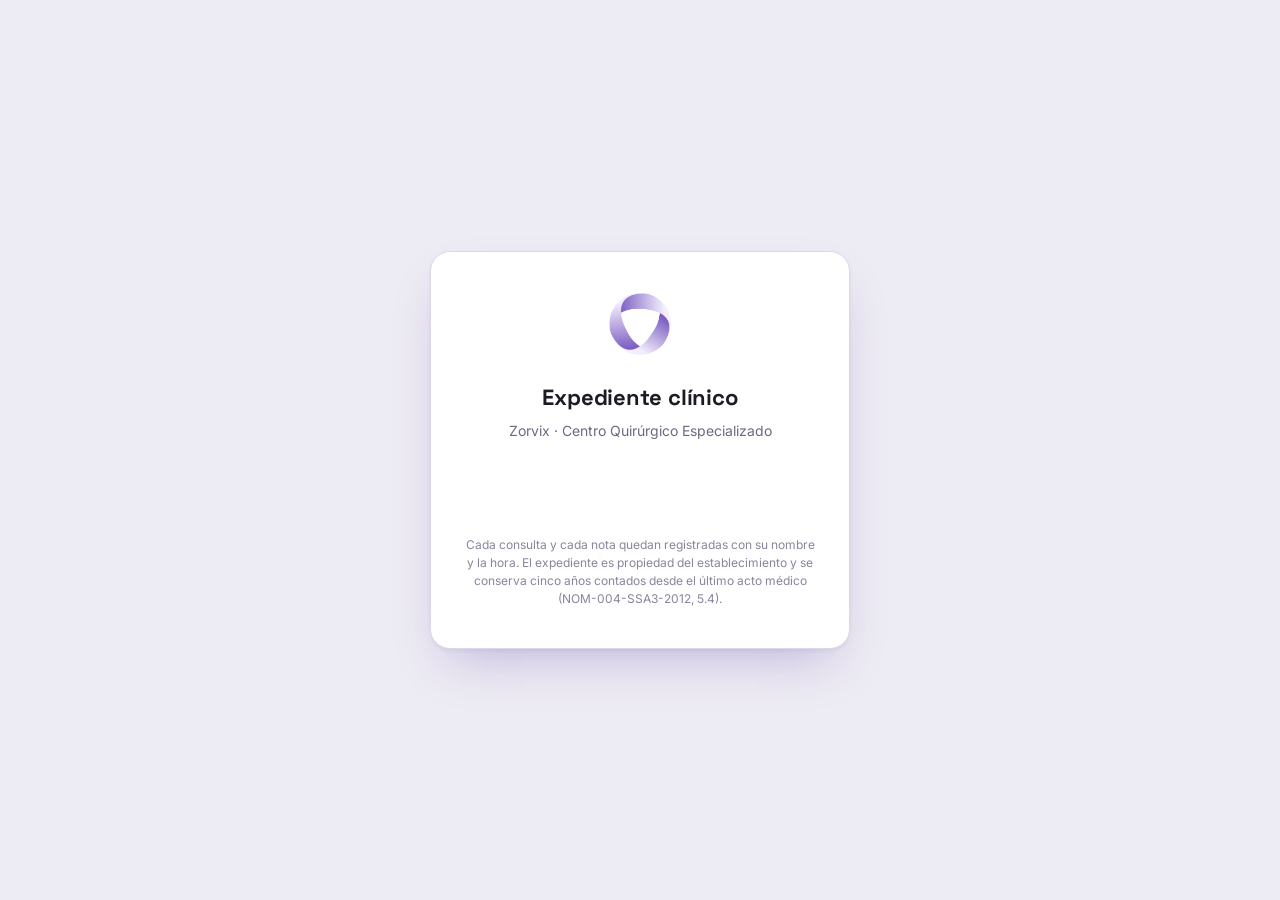
<file: expediente/index2.html>
<!DOCTYPE html>
<html lang="es">
<head>
<meta charset="utf-8">
<meta name="viewport" content="width=device-width, initial-scale=1, viewport-fit=cover">
<title>Zorvix · Expediente</title>
<meta name="description" content="Expediente clínico de Zorvix · Centro Quirúrgico Especializado">
<meta name="theme-color" content="#7B5DC2" media="(prefers-color-scheme: light)">
<meta name="theme-color" content="#16131F" media="(prefers-color-scheme: dark)">
<link rel="icon" type="image/png" href="../assets/zorvix-favicon.png">
<link rel="apple-touch-icon" href="../assets/zorvix-iso.png">
<link rel="preconnect" href="https://fonts.googleapis.com">
<link rel="preconnect" href="https://fonts.gstatic.com" crossorigin>
<link rel="preconnect" href="https://accounts.google.com">
<link rel="stylesheet" href="../zorvix-tokens.css">
<script>
/* El tema se fija ANTES de pintar: si se hace abajo se alcanza a ver el
   destello blanco antes de entrar en oscuro. */
(function(){
  var t=null; try{ t=localStorage.getItem('zorvix-tema'); }catch(e){}
  if(!t) t = matchMedia('(prefers-color-scheme: dark)').matches ? 'oscuro' : 'claro';
  document.documentElement.setAttribute('data-tema', t);
})();
</script>
<style>
/* ═══════════════════════════════════════════════════════════════════════
   Los colores, tipos, radios y tiempos NO se definen aquí: vienen de
   ../zorvix-tokens.css, que es la única fuente de verdad de la marca para
   todo el ecosistema. Lo de abajo son alias con los nombres de esta pantalla.
   ═══════════════════════════════════════════════════════════════════════ */
:root{
  color-scheme: light;
  --morado-900:var(--zx-violeta-900); --morado-700:var(--zx-violeta-700);
  --morado-600:var(--zx-violeta-600); --morado-500:var(--zx-violeta-500);
  --morado-300:var(--zx-violeta-300); --morado-100:var(--zx-violeta-100);
  --morado-50:var(--zx-violeta-050);
  --tinta:var(--zx-txt); --tinta2:var(--zx-txt-2); --tinta3:var(--zx-txt-3);
  --papel:var(--zx-superficie); --papel-2:var(--zx-superficie-2); --fondo:var(--zx-lienzo);
  --linea:var(--zx-borde);
  --ok:var(--zx-ok-txt); --ok-bg:var(--zx-ok-bg); --ok-linea:var(--zx-ok);
  --alerta:var(--zx-alerta-txt); --alerta-bg:var(--zx-alerta-bg); --alerta-linea:var(--zx-alerta);
  --malo:var(--zx-error-txt); --malo-bg:var(--zx-error-bg); --malo-linea:var(--zx-error);
  --r:var(--zx-r-tarjeta); --r-sm:var(--zx-r-control); --r-lg:var(--zx-r-cristal); --r-full:999px;
  --sombra-1:0 1px 2px rgba(28,27,34,.05);
  --sombra-2:0 1px 2px rgba(28,27,34,.05), 0 10px 26px -14px rgba(91,62,173,.26);
  --sombra-3:0 2px 4px rgba(28,27,34,.05), 0 24px 48px -20px rgba(91,62,173,.34);
  --anillo:0 0 0 3px rgba(123,95,199,.22);
  --transicion:var(--zx-rapido) var(--zx-suave);
}
html[data-tema="oscuro"]{ color-scheme: dark; }

*{box-sizing:border-box}
html,body{margin:0;padding:0}
body{
  background:var(--fondo); color:var(--tinta);
  font-family:var(--zx-cuerpo, "Inter", system-ui, -apple-system, sans-serif);
  font-size:15px; line-height:1.55; -webkit-font-smoothing:antialiased;
  padding-top:env(safe-area-inset-top,0px); padding-bottom:env(safe-area-inset-bottom,0px);
}
h1,h2,h3,.marca-txt{font-family:var(--zx-titulo, "Space Grotesk", system-ui, sans-serif);letter-spacing:-.01em}
.oculto{display:none !important}
button{font:inherit}
a{color:var(--morado-700)}

/* ── Barra de carga ─────────────────────────────────────────── */
#cargando{position:fixed;top:0;left:0;right:0;height:3px;z-index:9999;pointer-events:none;opacity:0;transition:opacity .2s}
#cargando.on{opacity:1}
#cargando i{display:block;height:100%;width:40%;background:var(--zx-grad-a,linear-gradient(90deg,#7B5DC2,#B79BEA));animation:corre 1.1s infinite ease-in-out}
@keyframes corre{0%{transform:translateX(-100%)}100%{transform:translateX(350%)}}

/* ── Entrada ────────────────────────────────────────────────── */
#pantalla-entrada{min-height:100vh;display:grid;place-items:center;padding:24px}
#acceso{width:min(420px,100%);background:var(--papel);border:1px solid var(--linea);border-radius:var(--r-lg);
  box-shadow:var(--sombra-3);padding:40px 32px;text-align:center}
#acceso .iso{width:64px;height:64px;object-fit:contain;margin-bottom:18px}
#acceso h1{margin:0 0 6px;font-size:22px}
#acceso p{margin:0 0 26px;color:var(--tinta2);font-size:14px}
#boton-google{display:flex;justify-content:center;min-height:44px}
.pie-legal{margin-top:24px;font-size:12px;color:var(--tinta3);line-height:1.5}

/* ── Barra superior ─────────────────────────────────────────── */
#barra{position:sticky;top:0;z-index:50;background:var(--papel);border-bottom:1px solid var(--linea);
  display:flex;align-items:center;gap:14px;padding:10px 18px;padding-top:calc(10px + env(safe-area-inset-top,0px))}
#marca-img{height:26px;width:auto;display:block}
#barra .crece{flex:1}
.pastilla{display:inline-flex;align-items:center;gap:7px;border:1px solid var(--linea);background:var(--papel-2);
  border-radius:var(--r-full);padding:5px 12px;font-size:13px;color:var(--tinta2)}
.ini{width:26px;height:26px;border-radius:var(--r-full);background:var(--morado-500);color:#fff;
  display:grid;place-items:center;font-size:12px;font-weight:600}
.iconbtn{width:36px;height:36px;border-radius:var(--r-sm);border:1px solid var(--linea);background:var(--papel);
  color:var(--tinta2);cursor:pointer;display:grid;place-items:center;transition:var(--transicion)}
.iconbtn:hover{background:var(--papel-2);color:var(--tinta)}
html[data-tema="oscuro"] .sol{display:none}
html:not([data-tema="oscuro"]) .luna{display:none}

/* ── Navegación ─────────────────────────────────────────────── */
#tabs{display:flex;gap:4px;padding:0 18px;border-bottom:1px solid var(--linea);background:var(--papel);
  position:sticky;top:57px;z-index:49;overflow-x:auto}
#tabs button{background:none;border:0;border-bottom:2px solid transparent;color:var(--tinta2);
  padding:11px 14px;cursor:pointer;font-size:14px;white-space:nowrap;transition:var(--transicion)}
#tabs button:hover{color:var(--tinta)}
#tabs button.sel{color:var(--morado-700);border-bottom-color:var(--morado-500);font-weight:600}

/* ── Estructura ─────────────────────────────────────────────── */
main{max-width:1120px;margin:0 auto;padding:22px 18px 80px}
.vista{display:none}
.vista.on{display:block}
.tarjeta{background:var(--papel);border:1px solid var(--linea);border-radius:var(--r);box-shadow:var(--sombra-1);padding:18px;margin-bottom:16px}
.tarjeta h2{margin:0 0 4px;font-size:17px}
.tarjeta .sub{margin:0 0 14px;color:var(--tinta3);font-size:13px}
.fila{display:flex;align-items:center;gap:10px;flex-wrap:wrap}
.crece{flex:1}
.rejilla{display:grid;gap:12px;grid-template-columns:repeat(auto-fill,minmax(230px,1fr))}

/* ── Botones ────────────────────────────────────────────────── */
.btn{border:1px solid var(--linea);background:var(--papel);color:var(--tinta);border-radius:var(--r-sm);
  padding:9px 15px;cursor:pointer;font-size:14px;transition:var(--transicion);white-space:nowrap}
.btn:hover{background:var(--papel-2)}
.btn.primario{background:var(--morado-600);border-color:var(--morado-600);color:#fff;font-weight:600}
.btn.primario:hover{background:var(--morado-700);border-color:var(--morado-700)}
.btn.peligro{color:var(--malo);border-color:var(--malo-linea)}
.btn:disabled{opacity:.45;cursor:not-allowed}
.btn.chico{padding:5px 10px;font-size:13px}
.adjuntos{display:flex;flex-direction:column;gap:7px;align-items:flex-start}
.lista-adjuntos{list-style:none;margin:0;padding:0;display:flex;flex-direction:column;gap:5px;width:100%}
.lista-adjuntos li{display:flex;align-items:center;gap:7px;flex-wrap:wrap;
  border:1px solid var(--linea);border-radius:var(--r-sm);padding:6px 9px;background:var(--papel-2)}
.alta-adjunto{display:flex;align-items:center;gap:10px;flex-wrap:wrap}
.renglon .hora.urge{color:var(--morado-700);font-weight:700}
#vista-mios .renglon{cursor:pointer}
.adj-caso{border:1px solid var(--linea);border-radius:var(--r-sm);padding:10px 12px;margin-bottom:10px}
.adj-caso > summary{cursor:pointer;font-weight:600}
.adj-caso > summary .etq{margin-left:7px}
.adj-caso > *{margin-top:8px}
.lista-adjuntos li .crece{flex:1;min-width:0}
.lista-adjuntos li select{max-width:230px}
.alta-adjunto-btn{cursor:pointer;display:inline-flex;align-items:center}
/* No se oculta con display:none: asi la etiqueta lo sigue alcanzando por
   teclado y el lector de pantalla lo anuncia. */
.alta-adjunto input[type=file]{position:absolute;width:1px;height:1px;
  opacity:0;overflow:hidden;clip:rect(0 0 0 0);white-space:nowrap}

/* ── Selector de documento nuevo ─────────────────────────────
   Veintiún botones del mismo peso obligan a leerlos todos para
   encontrar uno. Agrupados por momento quirúrgico, el ojo salta
   directo al bloque del momento en que va el caso. */
.momento{margin-bottom:15px}
.momento:last-child{margin-bottom:0}
.momento h4{margin:0 0 8px;font-size:11px;text-transform:uppercase;letter-spacing:.06em;
  color:var(--tinta3);font-weight:600}
/* Cuántos hay ya de ese tipo en el expediente: el que no trae número es
   el que falta, y eso se ve sin leer. */
.btn.chico .cuenta{display:inline-block;margin-left:7px;font-size:10.5px;font-weight:600;
  padding:1px 6px;border-radius:var(--r-full);background:var(--ok-bg);color:var(--ok)}
/* Los consentimientos los firma el paciente y tienen consecuencias
   legales: no pueden pesar lo mismo que una nota interna. */
.btn.chico.firma-paciente{border-color:var(--morado-300);
  box-shadow:inset 3px 0 0 var(--morado-600)}

/* ── Avisos ─────────────────────────────────────────────────── */
.aviso{border-radius:var(--r-sm);padding:11px 14px;font-size:14px;margin-bottom:12px;border:1px solid}
.aviso.ok{background:var(--ok-bg);border-color:var(--ok-linea);color:var(--ok)}
.aviso.warn{background:var(--alerta-bg);border-color:var(--alerta-linea);color:var(--alerta)}
.aviso.malo{background:var(--malo-bg);border-color:var(--malo-linea);color:var(--malo)}
.vacio{text-align:center;color:var(--tinta3);padding:46px 18px;font-size:14px;
  background:url("../assets/zorvix-iso.png") center 16px/40px no-repeat;padding-top:74px;opacity:.85}
html[data-tema="oscuro"] .vacio{background-image:url("../assets/zorvix-iso-blanco.png");opacity:.55}

/* ── Listas de casos y pacientes ────────────────────────────── */
.renglon{display:flex;gap:14px;align-items:center;padding:13px 14px;border:1px solid var(--linea);
  border-radius:var(--r-sm);background:var(--papel);margin-bottom:9px;cursor:pointer;transition:var(--transicion)}
.renglon:hover{border-color:var(--morado-300);box-shadow:var(--sombra-2)}
.renglon .hora{font-family:var(--zx-mono,"JetBrains Mono",monospace);font-size:13px;color:var(--morado-700);
  min-width:52px;font-weight:600}
.renglon .nom{font-weight:600}
.renglon .det{font-size:13px;color:var(--tinta3)}
.etq{display:inline-block;font-size:11px;padding:2px 9px;border-radius:var(--r-full);border:1px solid var(--linea);
  color:var(--tinta2);background:var(--papel-2);white-space:nowrap}
.etq.ok{background:var(--ok-bg);border-color:var(--ok-linea);color:var(--ok)}
.etq.warn{background:var(--alerta-bg);border-color:var(--alerta-linea);color:var(--alerta)}
.etq.malo{background:var(--malo-bg);border-color:var(--malo-linea);color:var(--malo)}

/* ── Ficha del paciente ─────────────────────────────────────── */
#ficha{display:grid;gap:14px;grid-template-columns:repeat(auto-fit,minmax(180px,1fr))}
#ficha .dato .k{font-size:11px;text-transform:uppercase;letter-spacing:.06em;color:var(--tinta3)}
#ficha .dato .v{font-size:15px}
.franja-alerta{border-left:3px solid var(--malo-linea);background:var(--malo-bg);color:var(--malo);
  padding:9px 13px;border-radius:var(--r-sm);font-size:14px;margin-top:12px}

/* ── Formulario ─────────────────────────────────────────────── */
.grupo{border:1px solid var(--linea);border-radius:var(--r);margin-bottom:14px;background:var(--papel);overflow:hidden}
.grupo>summary{cursor:pointer;padding:12px 16px;font-weight:600;background:var(--papel-2);list-style:none;
  display:flex;align-items:center;gap:10px;font-family:var(--zx-titulo,"Space Grotesk",sans-serif)}
.grupo>summary::-webkit-details-marker{display:none}
.grupo>summary::before{content:"▸";color:var(--morado-500);transition:var(--transicion)}
.grupo[open]>summary::before{transform:rotate(90deg)}
.grupo .cuerpo{padding:16px;display:grid;gap:14px;grid-template-columns:repeat(auto-fill,minmax(250px,1fr))}
.campo{display:flex;flex-direction:column;gap:5px;min-width:0}
.campo.ancho{grid-column:1/-1}
.campo label{font-size:12.5px;color:var(--tinta2);font-weight:500;display:flex;gap:6px;align-items:baseline}
.campo label .req{color:var(--malo)}
.campo .pista{font-size:11.5px;color:var(--tinta3)}
/* El cuadro de «anular» pide un motivo y necesita su propia pista, fuera de
   .campo. Y los documentos anulados se ven apagados, sin desaparecer. */
#conf-pista{display:block;margin-top:6px;font-size:11.5px;color:var(--tinta3)}
.renglon.tenue{opacity:.55}
.renglon.tenue .nom{text-decoration:line-through}
.cabeza-anulados{font-size:12.5px;font-weight:600;color:var(--tinta2);
  margin:14px 0 2px;padding-top:10px;border-top:1px solid var(--linea)}
input[type=text],input[type=number],input[type=date],input[type=time],select,textarea{
  width:100%;border:1px solid var(--linea);background:var(--papel);color:var(--tinta);
  border-radius:var(--r-sm);padding:9px 11px;font:inherit;font-size:14px;transition:var(--transicion)}
input:focus,select:focus,textarea:focus{outline:none;border-color:var(--morado-400,var(--morado-500));box-shadow:var(--anillo)}
textarea{resize:vertical;min-height:84px;line-height:1.55}
input[readonly],.bloqueado{background:var(--papel-2);color:var(--tinta2);cursor:default}
.heredado{font-size:10px;text-transform:uppercase;letter-spacing:.05em;color:var(--morado-700);
  background:var(--morado-50);border:1px solid var(--morado-100);border-radius:var(--r-full);
  padding:1px 7px;white-space:nowrap;cursor:help}
.campo label{flex-wrap:wrap}

/* sino */
.sino{display:inline-flex;border:1px solid var(--linea);border-radius:var(--r-sm);overflow:hidden}
.sino button{background:var(--papel);border:0;padding:7px 14px;cursor:pointer;color:var(--tinta2);font-size:13px;
  border-right:1px solid var(--linea)}
.sino button:last-child{border-right:0}
.sino button.sel{background:var(--morado-600);color:#fff;font-weight:600}
/* casillas */
.casillas{display:grid;gap:6px;grid-template-columns:repeat(auto-fill,minmax(190px,1fr))}
.casillas label{display:flex;gap:8px;align-items:flex-start;font-size:13.5px;color:var(--tinta);font-weight:400}
.casillas input{margin-top:3px}
/* tabla */
table.rep{width:100%;border-collapse:collapse;font-size:13.5px}
table.rep th{text-align:left;font-size:11px;text-transform:uppercase;letter-spacing:.05em;color:var(--tinta3);
  padding:6px 8px;border-bottom:1px solid var(--linea);font-weight:600}
table.rep td{padding:3px 4px;border-bottom:1px solid var(--linea)}
table.rep input{padding:6px 8px;font-size:13.5px}
.desbordado{overflow-x:auto}
/* serie */
table.serie th:first-child,table.serie td:first-child{position:sticky;left:0;background:var(--papel);min-width:150px}
/* gráfica */
.gfx{border:1px solid var(--linea);border-radius:var(--r-sm);background:var(--papel);padding:10px}
/* Un <svg> con viewBox y height:auto colapsa a cero alto en Chromium: hay que
   darle la proporción a mano o el control existe pero no se ve ni se puede
   tocar. Costó una prueba de navegador descubrirlo. */
.gfx svg{display:block;width:100%;height:auto}
.gfx > div[id$="_svg"] svg{aspect-ratio:760/220}
.marcas{display:grid;gap:8px;grid-template-columns:repeat(auto-fill,minmax(150px,1fr));margin-top:10px}
.marcas label{font-size:11.5px;color:var(--tinta3)}
/* imagen / esquema corporal */
.cuerpo-svg{width:100%;max-width:280px;height:auto;aspect-ratio:200/420;margin:0 auto;cursor:crosshair}
.cuerpo-svg .silueta{fill:var(--papel-2);stroke:var(--tinta3);stroke-width:1.2}
.cuerpo-svg .marca{fill:var(--malo-linea);stroke:#fff;stroke-width:1.5}

/* ── Barra de acciones del documento ────────────────────────── */
#acciones{position:sticky;bottom:0;background:var(--papel);border-top:1px solid var(--linea);
  padding:12px 18px;padding-bottom:calc(12px + env(safe-area-inset-bottom,0px));
  display:flex;gap:10px;align-items:center;flex-wrap:wrap;z-index:40;margin:0 -18px -80px}

/* ── Dictado ────────────────────────────────────────────────── */
/* #confirmar comparte estas reglas a proposito. Cuando lo agregue sin CSS,
   el cuadro se dibujo al final del documento, fuera de la vista: los botones
   de guardar «no servian» porque abrian una pregunta invisible y se quedaban
   esperando una respuesta que nadie podia dar. */
#dictado,#confirmar{position:fixed;inset:0;background:rgba(20,18,28,.55);display:grid;padding:16px}
#dictado{place-items:end center;z-index:200}
/* Mas alto que el dictado A PROPOSITO. #confirmar siempre pregunta ALGO de lo
   que ya esta en pantalla, asi que nunca puede quedar debajo. Con los dos en
   200 ganaba el dictado —esta despues en el HTML— y la pregunta se abria
   invisible detras: «Repartir a los campos» parecia no servir. */
#confirmar{place-items:center;z-index:300}
#aviso-global{z-index:400}
#dictado .caja,#confirmar .caja{background:var(--papel);border:1px solid var(--linea);border-radius:var(--r-lg);
  box-shadow:var(--sombra-3);width:min(560px,100%);padding:20px;max-height:86vh;overflow:auto}
.punto{width:10px;height:10px;border-radius:var(--r-full);background:var(--malo-linea);display:inline-block;
  animation:late 1s infinite}
@keyframes late{50%{opacity:.25}}
.paso{border-left:2px solid var(--linea);padding:6px 0 6px 12px;margin-bottom:6px}
.paso.hecho{border-left-color:var(--ok-linea)}
.paso .t{font-size:13px;font-weight:600}
.paso .a{font-size:12px;color:var(--tinta3)}

/* ── Impresión ───────────────────────────────────────────────

   Antes se imprimía la pantalla con otro estilo, y salía una foto del
   formulario: recuadros, flechitas de lista, etiquetas HEREDADO, asteriscos
   rojos, «Paso 5», campos vacíos, y tres encabezados de grupo sin nada
   debajo. Tres hojas para media hoja de contenido, y sin un lugar donde
   firmar.

   Ahora se imprime #impresion, que se arma al momento con lo que de verdad
   lleva una nota: membrete, identificación, lo capturado, y el pie de firma
   que pide NOM-004-SSA3-2012 5.10 (nombre completo, cédula y firma).
   Un campo vacío no se imprime: una nota no debe tener huecos rotulados. */
#impresion{display:none}
@media print{
  body>*{display:none !important}
  body{background:#fff;color:#000;margin:0}
  #impresion{display:block !important;font:10.5pt/1.45 Georgia,'Times New Roman',serif;
    color:#000;padding:26px 0 0}
  @page{margin:14mm 14mm 16mm}

  /* Se repite en cada hoja: en un expediente de papel las hojas se sueltan. */
  .imp-corre{position:fixed;top:0;left:0;right:0;font-size:8pt;font-family:system-ui,sans-serif;
    color:#333;border-bottom:.5pt solid #999;padding-bottom:3px}

  .imp-membrete{border-bottom:1.5pt solid #000;padding-bottom:5px;margin-bottom:10px}
  .imp-membrete .n{font-size:13pt;font-weight:700;letter-spacing:.01em}
  .imp-membrete .d{font-size:8.5pt;font-family:system-ui,sans-serif;color:#222}
  .imp-titulo{display:flex;justify-content:space-between;align-items:baseline;
    font-size:12pt;font-weight:700;text-transform:uppercase;letter-spacing:.04em;margin:0 0 8px}
  .imp-titulo span{font-size:9pt;font-weight:400;text-transform:none;letter-spacing:0}
  .imp-id{display:grid;grid-template-columns:1fr 1fr;gap:1px 20px;font-size:9.5pt;
    border-bottom:.5pt solid #000;padding-bottom:8px;margin-bottom:12px}
  .imp-id div{break-inside:avoid}
  .imp-id b{font-weight:700}
  .imp-grupo{font-size:11pt;font-weight:700;margin:14px 0 6px;border-bottom:.5pt solid #000;
    padding-bottom:2px;break-after:avoid}
  .imp-campo{margin:0 0 9px;break-inside:avoid}
  .imp-campo .e{font-weight:700;font-size:9.5pt;font-family:system-ui,sans-serif}
  .imp-campo .v{white-space:pre-wrap;margin-top:1px}
  .imp-vitales{font-size:10.5pt;margin:0 0 9px}
  .imp-tabla{width:100%;border-collapse:collapse;font-size:9pt;margin-top:3px}
  .imp-tabla th,.imp-tabla td{border:.5pt solid #666;padding:2px 4px;text-align:left}
  .imp-firma{margin-top:30px;break-inside:avoid}
  .imp-firma .linea{border-bottom:.75pt solid #000;height:34px;margin-bottom:3px}
  .imp-firma .pie{font-size:9pt;font-family:system-ui,sans-serif}
  .imp-nota{font-size:8pt;font-family:system-ui,sans-serif;color:#444;margin-top:14px;
    border-top:.5pt solid #bbb;padding-top:4px}

  /* Hoja de identificación: frente arriba, reverso abajo, en una sola carta.
     Cada lado cabe en media hoja; no se fuerza tamaño real porque una foto
     de celular sin recortar saldría diminuta. */
  .imp-ine{display:flex;flex-direction:column;align-items:center;gap:6mm;margin-top:2mm}
  .imp-ine figure{margin:0;text-align:center;break-inside:avoid}
  .imp-ine img{display:block;max-width:140mm;max-height:88mm;width:auto;height:auto;
    border:.5pt solid #999}
  .imp-ine figcaption{font-size:8pt;font-family:system-ui,sans-serif;color:#333;margin-top:2px}

  /* Registro de enfermería: el formato original, hoja por hoja, a tamaño
     carta y sin márgenes (la hoja ya trae los suyos). Encima, en la misma
     escala de puntos que el PDF, sólo los datos generales. */
  #impresion.imp-formato{padding:0;font:initial}
  .imp-hoja{position:relative;width:612pt;height:792pt;overflow:hidden;
    break-after:page;page-break-after:always}
  .imp-hoja:last-child{break-after:auto;page-break-after:auto}
  .imp-hoja>img{position:absolute;inset:0;width:612pt;height:792pt}
  .imp-dato{position:absolute;display:flex;align-items:center;white-space:nowrap;overflow:hidden;
    font-family:'Helvetica Neue',Helvetica,Arial,sans-serif;color:#000;line-height:1}
  .imp-corre-hoja{position:absolute;top:12pt;right:32pt;font:7.5pt 'Helvetica Neue',Helvetica,Arial,sans-serif;
    color:#222;white-space:nowrap}
}
.membrete{display:none;border-bottom:2px solid #000;padding-bottom:6px;margin-bottom:12px}
.membrete .n{font-weight:700;font-size:13pt}
.membrete .d{font-size:9pt}

@media (max-width:640px){
  main{padding:16px 14px 80px}
  .grupo .cuerpo{grid-template-columns:1fr}
  #acciones{margin:0 -14px -80px}
}
</style>
</head>
<body>

<div id="cargando"><i></i></div>

<!-- ══════════ ENTRADA ══════════ -->
<div id="pantalla-entrada">
  <div id="acceso">
    <img class="iso" src="../assets/zorvix-iso.png" alt="">
    <h1>Expediente clínico</h1>
    <p>Zorvix · Centro Quirúrgico Especializado</p>
    <div id="boton-google"></div>
    <div id="entrada-error"></div>
    <div class="pie-legal">
      Cada consulta y cada nota quedan registradas con su nombre y la hora.
      El expediente es propiedad del establecimiento y se conserva cinco años
      contados desde el último acto médico (NOM-004-SSA3-2012, 5.4).
    </div>
  </div>
</div>

<!-- ══════════ BARRA ══════════ -->
<div id="barra" class="oculto">
  <img src="../assets/zorvix-marca.png" alt="Zorvix · Centro Quirúrgico Especializado" id="marca-img">
  <span class="crece"></span>
  <span class="pastilla"><span class="ini" id="quien-ini">?</span><span id="quien-txt"></span>
    <span class="etq" id="quien-rol"></span></span>
  <button class="iconbtn" id="tema" title="Claro / oscuro" aria-label="Cambiar tema">
    <svg class="sol" width="17" height="17" viewBox="0 0 24 24" fill="none" stroke="currentColor" stroke-width="2"><circle cx="12" cy="12" r="4"/><path d="M12 2v2M12 20v2M4.9 4.9l1.4 1.4M17.7 17.7l1.4 1.4M2 12h2M20 12h2M4.9 19.1l1.4-1.4M17.7 6.3l1.4-1.4"/></svg>
    <svg class="luna" width="17" height="17" viewBox="0 0 24 24" fill="none" stroke="currentColor" stroke-width="2"><path d="M21 12.8A9 9 0 1111.2 3a7 7 0 009.8 9.8z"/></svg>
  </button>
  <button class="iconbtn" id="salir" title="Salir" aria-label="Salir">
    <svg width="17" height="17" viewBox="0 0 24 24" fill="none" stroke="currentColor" stroke-width="2"><path d="M9 21H5a2 2 0 01-2-2V5a2 2 0 012-2h4M16 17l5-5-5-5M21 12H9"/></svg>
  </button>
</div>

<div id="tabs" class="oculto">
  <button data-v="mios" class="sel">Mis pacientes</button>
  <button data-v="agenda">Agenda de quirófano</button>
  <button data-v="buscar">Buscar paciente</button>
  <button data-v="expediente" class="oculto" id="tab-exp">Expediente</button>
  <button data-v="documento" class="oculto" id="tab-doc">Documento</button>
</div>

<main id="app" class="oculto">

  <!-- ══════════ MIS PACIENTES ══════════ -->
  <section class="vista on" id="vista-mios">
    <div class="tarjeta">
      <div class="fila">
        <div class="crece">
          <h2>Lo que viene</h2>
          <p class="sub" id="mios-sub">Sus cirugías de hoy en adelante, la más cercana primero.</p>
        </div>
      </div>
      <div id="mios-proximas"></div>
    </div>

    <div class="tarjeta">
      <div class="fila">
        <div class="crece">
          <h2>Ya operadas</h2>
          <p class="sub" id="mios-sub-pasadas">Las más recientes, para volver a una nota.</p>
        </div>
      </div>
      <div id="mios-pasadas"></div>
    </div>
  </section>

  <!-- ══════════ AGENDA ══════════ -->
  <section class="vista" id="vista-agenda">
    <div class="tarjeta">
      <div class="fila">
        <div class="crece">
          <h2>Agenda de quirófano</h2>
          <p class="sub" id="agenda-sub">Los casos del día que están en su alcance.</p>
        </div>
        <input type="date" id="agenda-fecha" style="width:auto">
      </div>
      <div id="agenda-lista"></div>
    </div>
  </section>

  <!-- ══════════ BUSCAR ══════════ -->
  <section class="vista" id="vista-buscar">
    <div class="tarjeta">
      <h2>Buscar paciente</h2>
      <p class="sub">Tres letras o más. Se entrega un máximo de 25 resultados, y sólo
        pacientes que estén en su alcance.</p>
      <div class="fila">
        <input type="text" id="q" placeholder="Nombre, número de expediente o teléfono" class="crece">
        <button class="btn primario" id="btn-buscar">Buscar</button>
      </div>
      <div id="buscar-aviso"></div>
      <div id="buscar-lista"></div>
    </div>
  </section>

  <!-- ══════════ EXPEDIENTE ══════════ -->
  <section class="vista" id="vista-expediente">
    <div class="tarjeta">
      <div class="fila">
        <div class="crece"><h2 id="exp-nombre">—</h2><p class="sub" id="exp-folio"></p></div>
        <button class="btn" id="btn-volver-agenda">Volver</button>
      </div>
      <div id="ficha"></div>
      <div id="exp-alertas"></div>
    </div>

    <div class="tarjeta" id="t-identificacion" hidden>
      <h2>Identificación</h2>
      <p class="sub">Con qué se acreditó quién es este paciente. Se abre aquí, no se descarga:
        el archivo no sale del expediente y cada consulta queda registrada.</p>
      <div id="exp-ident"></div>
      <div id="exp-ident-visor"></div>
    </div>

    <div class="tarjeta">
      <h2>Internamientos</h2>
      <p class="sub">Cada cirugía es un episodio con sus propios documentos.</p>
      <div id="exp-casos"></div>
    </div>

    <div class="tarjeta">
      <div class="fila">
        <div class="crece"><h2>Estudios y archivos</h2>
          <p class="sub">Laboratorios, imagen e interconsultas que llegan de fuera.
            Cuelgan del internamiento, no de una nota.</p></div>
      </div>
      <div id="exp-adjuntos"></div>
    </div>

    <div class="tarjeta">
      <div class="fila">
        <div class="crece"><h2>Documentos</h2>
          <p class="sub" id="exp-docs-sub">Lo que ya está capturado en este expediente.</p></div>
      </div>
      <div id="exp-docs"></div>
      <div id="exp-crear" style="margin-top:16px"></div>
    </div>
  </section>

  <!-- ══════════ DOCUMENTO ══════════ -->
  <section class="vista" id="vista-documento">
    <div class="membrete" id="membrete"></div>
    <div class="tarjeta no-imprime">
      <div class="fila">
        <div class="crece"><h2 id="doc-titulo">—</h2><p class="sub" id="doc-sub"></p></div>
        <button class="btn" id="btn-dictar">Dictar</button>
        <button class="btn" id="btn-imprimir">Imprimir</button>
        <button class="btn" id="btn-volver-exp">Volver</button>
      </div>
      <div id="doc-aviso"></div>
    </div>
    <div id="doc-campos"></div>
    <div id="acciones" class="no-imprime">
      <span class="etq" id="doc-estado">Borrador</span>
      <span class="crece"></span>
      <button class="btn" id="btn-guardar">Guardar borrador</button>
      <button class="btn" id="btn-listo">Marcar listo para firma</button>
      <button class="btn primario" id="btn-firmado">Archivar — impresa y firmada</button>
      <button class="btn" id="btn-anular">Anular</button>
    </div>
  </section>

</main>

<!-- Lo que sale en papel. No es la pantalla con otro estilo: es un documento
     aparte que se arma al momento de imprimir, con lo que de verdad va en una
     nota clínica y nada más. -->
<div id="impresion"></div>

<!-- Confirmación propia. El confirm() del navegador congela la pestaña y
     se ve como una alerta de sistema en una pantalla clínica. -->
<div id="confirmar" class="oculto">
  <div class="caja" style="max-width:520px">
    <h2 style="margin:0 0 8px" id="conf-titulo"></h2>
    <div id="conf-texto" class="sub" style="white-space:pre-wrap;margin-bottom:16px"></div>
    <div id="conf-campo" class="oculto" style="margin-bottom:16px">
      <textarea id="conf-entrada" rows="3" style="width:100%"></textarea>
      <span class="pista" id="conf-pista"></span>
    </div>
    <div class="fila" id="conf-botones"></div>
  </div>
</div>

<!-- Un aviso que se ve desde cualquier vista, en lugar del cuadro modal del
     navegador, que congela la pestaña entera y no deja ni leer lo de atrás. -->
<div id="aviso-global" class="oculto"
     style="position:fixed;left:50%;transform:translateX(-50%);top:14px;z-index:60;max-width:580px;width:calc(100% - 32px)"></div>

<!-- ══════════ DICTADO ══════════ -->
<div id="dictado" class="oculto">
  <div class="caja">
    <div class="fila" style="margin-bottom:12px">
      <div class="crece"><h2 style="margin:0" id="dic-titulo">Dictado</h2>
        <p class="sub" style="margin:0" id="dic-sub"></p></div>
      <button class="btn" id="dic-cerrar">Cerrar</button>
    </div>
    <div id="dic-aviso"></div>
    <div id="dic-pasos"></div>

    <!-- El micrófono se elige y se ve ANTES de dictar. Un micrófono mudo
         produce un archivo válido lleno de silencio, y el transcriptor
         rellena el silencio con frases inventadas. Eso ya pasó una vez. -->
    <div class="fila" style="margin-top:14px;align-items:center;gap:10px">
      <select id="dic-micro" class="crece" style="max-width:360px"></select>
      <button class="btn" id="dic-probar">Probar micrófono</button>
    </div>
    <div style="margin-top:8px;display:flex;align-items:center;gap:10px">
      <div style="flex:1;height:10px;border-radius:6px;background:var(--linea,#e6e6ef);overflow:hidden">
        <div id="dic-barra" style="height:100%;width:0%;background:var(--zx-acento,#5b3df5);transition:width .08s linear"></div>
      </div>
      <span id="dic-nivel" style="font-family:var(--zx-mono,monospace);font-size:11.5px;color:var(--tinta3);min-width:96px;text-align:right"></span>
    </div>

    <div class="fila" style="margin-top:14px">
      <button class="btn primario" id="dic-grabar">Grabar</button>
      <button class="btn" id="dic-parar" disabled>Detener</button>
      <button class="btn oculto" id="dic-retranscribir">Reintentar transcripción</button>
      <span class="crece"></span>
      <span id="dic-reloj" style="font-family:var(--zx-mono,monospace);color:var(--tinta3)"></span>
    </div>
    <textarea id="dic-texto" placeholder="Aquí aparece lo que se transcribió. Se puede corregir antes de repartirlo a los campos."
      style="margin-top:12px;min-height:130px"></textarea>
    <div class="fila" style="margin-top:10px">
      <button class="btn" id="dic-repartir">Repartir a los campos</button>
      <span class="crece"></span>
      <span class="pista" style="font-size:11.5px;color:var(--tinta3)">El audio se borra al firmar la nota y a los 30 días como máximo.</span>
    </div>
  </div>
</div>

<script src="https://accounts.google.com/gsi/client" async defer></script>
<script>
/* ===========================================================================
   Expediente Zorvix — frontend del módulo `expediente`

   DOS COSAS QUE NO SE PUEDEN CAMBIAR SIN ROMPER LA APP, aprendidas a golpes
   en AltaZorvix:

   1. credentials:'omit' en TODA llamada al backend. Con varias cuentas de
      Google abiertas, Google redirige /macros/s/.../exec a /macros/u/<N>/s/…
      y devuelve 404. Verificado: con omit responde 200, sin omit da 404.

   2. Content-Type 'text/plain'. Con application/json el navegador manda un
      preflight OPTIONS que Apps Script no contesta y la llamada muere en CORS.
      Apps Script recibe el cuerpo igual en e.postData.contents.

   TRES REGLAS DEL EXPEDIENTE QUE ESTÁN CLAVADAS EN ESTE CÓDIGO:

   · No se inventa. Una pregunta que no se hizo queda vacía; jamás se rellena
     con un valor plausible. Lo heredado se marca y se bloquea.
   · No se tira nada. Lo que el dictado no logra ubicar en un campo se va
     íntegro a «Sin ubicar», nunca al bote.
   · La firma es autógrafa, siempre. La app captura, imprime y recibe de vuelta
     el papel firmado. No hay firma electrónica y no va a haberla.
   =========================================================================== */

/* URL /exec del despliegue de ZorvixGateway v2, verificada el 15 sep 2026:
   responde 200 con version 2.0 desde otro origen y con credentials:'omit'.
   PARA ACTUALIZAR EL BACKEND no se toca esta línea: en Apps Script se edita la
   implementación que YA existe y se crea una versión nueva. Crear una
   implementación nueva cambia la URL y deja esta página hablándole al aire. */
const API = 'https://script.google.com/macros/s/AKfycbxlmONobORxeELaEdH2OHnlmnOIME8RodEqV8tzYBnlz9zu0x8mAk7SajEaW6ObERam/exec';

const CLIENTE = '148311031818-4ku0lhia6qd0fgbmi379dvi7k4vp303g.apps.googleusercontent.com';

/* «Archivada» es un acuse, no un candado: dice que la nota ya se imprimió,
   se firmó con pluma y está en el expediente físico. La nota sigue siendo
   editable siempre — decisión del Dr. Soto, 16 sep 2026: prefiere reimprimir
   una hoja limpia antes que acumular notas correctivas encimadas, que es
   justo lo que NOM-004-SSA3-2012 5.11 llama enmendaduras. El rastro no se
   pierde: cada guardado sube de versión, deja su archivo en Drive y queda en
   la bitácora con quién y cuándo. */
/* ── Correos adentro, nombres afuera ─────────────────────────────────────

   Las hojas Casos y Documentos identifican a los médicos por correo, y está
   bien: es la llave, no cambia y no se repite. Pero una nota clínica que dice
   «Médico tratante: miguelsotouniverse@gmail.com» no es una nota clínica. El
   padrón viene con la sesión y se usa sólo para MOSTRAR; lo que se guarda
   sigue siendo el correo. */
const ES_CORREO = /^[^\s@]+@[^\s@]+\.[^\s@]+$/;

function nombreDeCorreo(v){
  const c = String(v == null ? '' : v).trim();
  if (!ES_CORREO.test(c)) return c;
  const k = c.toLowerCase();
  const pad = (YO && YO.padron_medicos) || [];
  for (let i = 0; i < pad.length; i++)
    if (pad[i].correo === k && pad[i].nombre) return pad[i].nombre;
  /* El caso trae el nombre aunque el médico ya no esté en el padrón. */
  const cs = (EXP && EXP.casos) || [];
  for (let i = 0; i < cs.length; i++){
    if (String(cs[i].Cirujano_Email || '').toLowerCase().trim() === k && cs[i].Cirujano_Nombre)
      return cs[i].Cirujano_Nombre;
    if (String(cs[i].Anestesiologo_Email || '').toLowerCase().trim() === k && cs[i].Anestesiologo_Nombre)
      return cs[i].Anestesiologo_Nombre;
  }
  if (YO && String(YO.correo || '').toLowerCase().trim() === k && YO.nombre) return YO.nombre;
  return c;   /* nunca se inventa un nombre: si no se sabe, va el correo */
}

const ESTADO_ARCHIVADA = 'Impresa y archivada';
const ESTADO_HEREDADO  = 'Firmado y escaneado';   /* notas viejas */
const ESTADO_ANULADO   = 'Anulado';
const esArchivada = e => e === ESTADO_ARCHIVADA || e === ESTADO_HEREDADO;
const esAnulada   = e => e === ESTADO_ANULADO;
/* Lo mismo que exige el servidor. Se repite aqui para poder decirlo antes de
   mandar el viaje, no para confiar en ello: la reja que cuenta es la de alla. */
const MIN_MOTIVO_ANULAR = 10;

let TOKEN=null, YO=null, ESQ=null, EXP=null, DOC=null, GRAB=null, AUDIO_ID=null;
let ADJ={ adjuntos:[], puede_escribir:false };
let PORID={}, CATS={}, ORDEN_GRUPOS=[], SECU={}, VITALES=[], EST={};

const $  = (id) => document.getElementById(id);
const esc = (s) => String(s==null?'':s).replace(/[&<>"]/g,c=>({'&':'&amp;','<':'&lt;','>':'&gt;','"':'&quot;'}[c]));
const cargando = (on) => $('cargando').classList.toggle('on', !!on);

/* El último fallo crudo queda aquí para poder diagnosticarlo desde la consola:
   copie window.ZORVIX_ULTIMO_FALLO. Un error mudo es un error que no se arregla. */
window.ZORVIX_ULTIMO_FALLO = null;

/* ── Reintento, y por qué NO en todas las acciones ───────────────────────

   El 16 sep 2026 `audioTranscribir` volvió con HTTP 404 y una página de error
   de Google — no del gateway. Ese 404 viene del salto intermedio: /exec
   contesta 302 hacia script.googleusercontent.com con una llave de un solo
   uso, y ese segundo salto a veces se cae. Es intermitente: la llamada de
   antes, con el mismo token y la misma sesión, había pasado.

   Un reintento lo resuelve. Pero reintentar a ciegas es peligroso: si la
   petición SÍ llegó y lo que se perdió fue la respuesta, repetir un guardado
   crea un documento duplicado en el expediente. Así que sólo se reintenta lo
   que se puede repetir sin dejar rastro nuevo: lecturas, y transcribir un
   audio que ya está guardado (se vuelve a transcribir el mismo Audio_ID,
   no se crea otro). Guardar, subir y borrar NO se reintentan nunca. */
const REPETIBLES = ['ping','sesion','esquema','buscarPaciente','expediente',
                    'documento','agendaDelDia','bitacora','audioTranscribir'];

const esperaMs = ms => new Promise(res => setTimeout(res, ms));

function dondeContesto(u){
  try{ const x = new URL(u); return x.host + x.pathname.slice(0, 32); }
  catch(e){ return String(u || '').slice(0, 60); }
}

async function api(accion, datos){
  if (!API) throw new Error('Falta configurar la dirección del servidor en esta página (constante API).');
  cargando(true);
  const cuerpo = JSON.stringify(Object.assign({accion:accion, id_token:TOKEN}, datos||{}));
  const intentos = REPETIBLES.indexOf(accion) >= 0 ? 2 : 1;
  try{
    for (let intento = 1; intento <= intentos; intento++){
      const t0 = Date.now();
      let r;
      try{
        r = await fetch(API, {
          method:'POST', credentials:'omit',
          headers:{'Content-Type':'text/plain;charset=utf-8'},
          body: cuerpo
        });
      }catch(err){
        window.ZORVIX_ULTIMO_FALLO = { accion:accion, etapa:'red', intento:intento,
          enviado:cuerpo.length, ms:Date.now()-t0, error:String(err) };
        console.error('[Zorvix] falló la conexión', window.ZORVIX_ULTIMO_FALLO);
        if (intento < intentos){ await esperaMs(900); continue; }
        throw new Error('No se pudo conectar con el servidor (' + err.message + '). ' +
          'Enviábamos ' + Math.round(cuerpo.length/1024) + ' KB en «' + accion + '».');
      }

      const txt = await r.text();
      let j = null;
      try{ j = JSON.parse(txt); }catch(e){ j = null; }

      if (j === null){
        const detalle = {
          accion: accion, etapa:'respuesta', intento:intento, de:intentos,
          http:r.status, tipo:r.headers.get('content-type') || '',
          enviado: cuerpo.length, recibido: txt.length, ms: Date.now()-t0,
          url: r.url, inicio: txt.slice(0, 500)
        };
        window.ZORVIX_ULTIMO_FALLO = detalle;
        console.error('[Zorvix] respuesta no-JSON', detalle);
        if (intento < intentos){ await esperaMs(900); continue; }
        const pista = txt.length === 0
          ? 'La respuesta llegó vacía.'
          : 'Contestó ' + dondeContesto(r.url) + ' con: «' +
            txt.slice(0, 140).replace(/\s+/g,' ').trim() + '»';
        throw new Error('El servidor no respondió JSON en «' + accion + '». HTTP ' + r.status +
          (intentos > 1 ? ' (falló ' + intentos + ' de ' + intentos + ' intentos). ' : '. ') + pista);
      }

      if (!j.ok){
        window.ZORVIX_ULTIMO_FALLO = { accion:accion, etapa:'servidor', http:r.status,
          enviado:cuerpo.length, ms:Date.now()-t0, respuesta:j };
        /* Una credencial vencida a media sesión no puede quedarse callada
           dejando la pantalla puesta: se regresa al botón de entrada. La acción
           'sesion' se excluye porque ésa la maneja entro(), que sabe si hay otra
           entrada más nueva en curso. */
        if (j.error === 'no_autorizado' && accion !== 'sesion')
          caducoLaSesion(j.mensaje);
        throw new Error(j.mensaje || j.error || 'Error desconocido');
      }

      /* Si doPost no logra leer el cuerpo, Apps Script contesta el saludo de «ping»,
         que es ok:true pero no es la respuesta pedida. Eso hay que cazarlo aquí o
         se convierte en un fallo confuso dos llamadas más adelante. */
      const esSaludo = accion !== 'ping' && j.servicio && j.modulo && j.version && j.hora &&
                       Object.keys(j).length === 5;
      if (esSaludo){
        window.ZORVIX_ULTIMO_FALLO = { accion:accion, etapa:'eco_de_ping', intento:intento,
          enviado:cuerpo.length, ms:Date.now()-t0, respuesta:j };
        console.error('[Zorvix] el servidor contestó el saludo, no la acción', window.ZORVIX_ULTIMO_FALLO);
        if (intento < intentos){ await esperaMs(900); continue; }
        throw new Error('El servidor no recibió la acción «' + accion + '»: contestó el saludo de arranque. ' +
          'Suele pasar cuando el envío (' + Math.round(cuerpo.length/1024) + ' KB) no le llega completo.');
      }

      if (intento > 1) console.log('[Zorvix] «' + accion + '» salió al segundo intento');
      return j;
    }
    throw new Error('La llamada «' + accion + '» terminó sin respuesta.');
  } finally { cargando(false); }
}

/* Pregunta con las opciones que se le den y devuelve la clave elegida, o
   null si se cancela con Escape. Sustituye a confirm(), que bloquea la
   pestaña entera. */
function elige(titulo, texto, opciones){
  return new Promise(function(res){
    $('conf-titulo').textContent = titulo;
    $('conf-texto').textContent = texto;
    /* El cuadro es uno solo y se reusa. Si la pregunta anterior traia campo de
       texto y esta no, hay que apagarlo: si no, se queda pidiendo algo que ya
       nadie va a leer. */
    $('conf-campo').classList.add('oculto');
    const caja = $('conf-botones');
    caja.innerHTML = '<span class="crece"></span>';
    const cierra = function(v){
      $('confirmar').classList.add('oculto');
      caja.innerHTML = '';
      document.removeEventListener('keydown', tecla);
      res(v);
    };
    const tecla = function(e){ if (e.key === 'Escape') cierra(null); };
    opciones.forEach(function(o){
      const b = document.createElement('button');
      b.className = 'btn' + (o.primario ? ' primario' : '');
      b.textContent = o.texto;
      b.onclick = () => cierra(o.clave);
      caja.appendChild(b);
    });
    document.addEventListener('keydown', tecla);
    const caja2 = $('confirmar');
    caja2.classList.remove('oculto');
    /* Una pregunta que no se puede ver ni tocar deja la app colgada esperando
       una respuesta imposible. Ya pasó dos veces hoy. Si algo la tapa, se
       sube por encima y queda constancia en la consola. */
    const enMedio = document.elementFromPoint(innerWidth/2, innerHeight/2);
    if (!enMedio || !enMedio.closest('#confirmar')){
      caja2.style.zIndex = '2147483000';
      console.error('[Zorvix] el diálogo de confirmación estaba tapado por',
                    enMedio && (enMedio.id || enMedio.className));
    }
  });
}

/* Como elige(), pero con un renglon de texto que hay que llenar. Devuelve lo
   escrito, ya recortado, o null si se cancela. El boton no se habilita hasta
   que hay suficiente: mas vale que el freno se vea antes de apretar, y no como
   un error del servidor despues. */
function pideTexto(titulo, texto, textoSi, pista, minimo){
  return new Promise(function(res){
    $('conf-titulo').textContent = titulo;
    $('conf-texto').textContent = texto;
    $('conf-pista').textContent = pista || '';
    const campo = $('conf-campo');
    const entrada = $('conf-entrada');
    entrada.value = '';
    campo.classList.remove('oculto');

    const caja = $('conf-botones');
    caja.innerHTML = '<span class="crece"></span>';
    const cierra = function(v){
      $('confirmar').classList.add('oculto');
      campo.classList.add('oculto');
      caja.innerHTML = '';
      entrada.oninput = null;
      document.removeEventListener('keydown', tecla);
      res(v);
    };
    const tecla = function(e){ if (e.key === 'Escape') cierra(null); };

    const bNo = document.createElement('button');
    bNo.className = 'btn';
    bNo.textContent = 'Cancelar';
    bNo.onclick = () => cierra(null);
    const bSi = document.createElement('button');
    bSi.className = 'btn primario';
    bSi.textContent = textoSi;
    bSi.onclick = () => cierra(entrada.value.trim());
    caja.appendChild(bNo);
    caja.appendChild(bSi);

    const revisa = function(){ bSi.disabled = entrada.value.trim().length < (minimo || 1); };
    entrada.oninput = revisa;
    revisa();

    document.addEventListener('keydown', tecla);
    $('confirmar').classList.remove('oculto');
    entrada.focus();
  });
}

function confirma(titulo, texto, textoSi){
  return elige(titulo, texto, [
    { clave:'no', texto:'Cancelar' },
    { clave:'si', texto:textoSi || 'Continuar', primario:true }
  ]).then(v => v === 'si');
}

let AVISO_GLOBAL_T = null;
function avisoGlobal(texto, clase){
  const d = $('aviso-global'); if (!d) return;
  d.innerHTML = '<div class="aviso '+(clase||'malo')+'">'+esc(texto)+'</div>';
  d.classList.remove('oculto');
  clearTimeout(AVISO_GLOBAL_T);
  AVISO_GLOBAL_T = setTimeout(function(){ d.classList.add('oculto'); }, 9000);
}

function aviso(destino, clase, texto){
  const d = $(destino); if (!d) return;
  d.innerHTML = texto ? '<div class="aviso '+clase+'">'+esc(texto)+'</div>' : '';
}

/* ── Tema ───────────────────────────────────────────────────── */
(function(){
  document.addEventListener('DOMContentLoaded', function(){
    $('tema').onclick = function(){
      const n = document.documentElement.getAttribute('data-tema')==='oscuro' ? 'claro' : 'oscuro';
      document.documentElement.setAttribute('data-tema', n);
      try{ localStorage.setItem('zorvix-tema', n); }catch(e){}
      logotipos();
    };
    logotipos();
  });
})();
function logotipos(){
  const oscuro = document.documentElement.getAttribute('data-tema')==='oscuro';
  const m = $('marca-img');
  if (m) m.src = oscuro ? '../assets/zorvix-marca-blanco.png' : '../assets/zorvix-marca.png';
}

/* ── La sesión se comparte entre las tres apps ────────────────
   Portal, Cirugías y Expediente viven en el mismo origen
   (app.zorvix.mx), así que pueden pasarse la credencial de Google por
   sessionStorage. Quien entra por el Portal ya no se vuelve a
   identificar al brincar de un ala a la otra, y quien entra directo
   aquí le deja la sesión puesta a la otra.

   sessionStorage y no localStorage a propósito: muere al cerrar la
   pestaña, no se queda en el disco. La credencial dura una hora y el
   backend la verifica en cada llamada, así que una vencida no abre
   nada — por eso, si falla, se borra y se enseña el botón en vez de
   dejar la pantalla colgada esperando. */
const LLAVE_SESION = 'zx_token';
function guardaSesion(c){ try{ sessionStorage.setItem(LLAVE_SESION, c); }catch(e){} }
function olvidaSesion(){ try{ sessionStorage.removeItem(LLAVE_SESION); }catch(e){} }
function sesionHeredada(){ try{ return sessionStorage.getItem(LLAVE_SESION); }catch(e){ return null; } }

/* ── Entrada ────────────────────────────────────────────────── */
window.onload = function(){
  /* Si venimos del Portal o de la otra ala, la credencial ya está puesta:
     se intenta en silencio y, si sirve, nadie llega a ver esta pantalla.
     Si no sirve, se cae al botón de siempre sin decir nada. */
  const heredada = sesionHeredada();
  if (heredada) entro({ credential: heredada }, true);
  if (!API) aviso('entrada-error','warn',
    'Esta página todavía no sabe a qué servidor hablarle: falta pegar la URL del despliegue en la constante API.');
  const esperar = setInterval(function(){
    if (!(window.google && google.accounts && google.accounts.id)) return;
    clearInterval(esperar);
    /* auto_select + prompt(): Google reemite un token fresco sin pedir clic,
       aprovechando la sesión de Google que la persona ya tiene abierta. El
       botón se queda para quien no tenga sesión o la haya cerrado.

       Lo que a propósito NO se hace aquí es guardar el token. Sigue viviendo
       nada más en memoria y se va al recargar, así que no queda una credencial
       legible para cualquier script del dominio. Se puede tener las dos cosas:
       sin clic y sin guardar nada. */
    google.accounts.id.initialize({
      client_id: CLIENTE, callback: entro, auto_select: true
    });
    google.accounts.id.renderButton($('boton-google'),
      {theme:'outline', size:'large', text:'signin_with', locale:'es', width:300});
    google.accounts.id.prompt();
  }, 150);
};

/* ── Por qué hay un número de generación ─────────────────────────────────

   window.onload dispara entro() DOS veces y en paralelo:
     · una con la credencial heredada de sessionStorage, y
     · otra cuando Google contesta el auto_select de One Tap.

   Las dos empiezan poniendo TOKEN y las dos hacen await. Si la vieja falla
   —y falla seguido, porque una credencial de Google dura una hora— su catch
   corría `TOKEN = null; olvidaSesion()` y borraba la credencial BUENA que la
   otra acababa de dejar. La pantalla ya estaba pintada por la que sí sirvió,
   así que la app se quedaba viéndose conectada, con su nombre y su agenda,
   y sin credencial por dentro. De ahí el «Falta la credencial de Google.»
   al abrir un paciente, y de ahí la búsqueda que salía con 0 KB.

   La regla ahora es una sola: cada entrada saca número, y sólo la más
   reciente puede tocar TOKEN o la pantalla. Una entrada vieja que llega
   tarde se calla y se va. */
let SESION_GEN = 0;

function muestraEntrada(){
  $('pantalla-entrada').classList.remove('oculto');
  $('barra').classList.add('oculto');
  $('tabs').classList.add('oculto');
  $('app').classList.add('oculto');
}

/* Una credencial vencida no se disfraza: se dice y se vuelve al botón. Dejar
   la pantalla puesta sin sesión fue justo el error que costó esta mañana. */
function caducoLaSesion(mensaje){
  TOKEN = null;
  olvidaSesion();
  SESION_GEN++;
  muestraEntrada();
  aviso('entrada-error','malo', mensaje ||
    'Su sesión de Google venció. Vuelva a entrar; la credencial dura una hora.');
}

async function entro(resp, silencioso){
  const mi = ++SESION_GEN;
  const tok = resp && resp.credential;
  if (!tok) return;
  TOKEN = tok;
  try{
    const s = await api('sesion');
    if (mi !== SESION_GEN) return;   /* llegó tarde: manda la entrada más nueva */
    YO = s; EST = s.establecimiento || {};
    guardaSesion(TOKEN);
    $('pantalla-entrada').classList.add('oculto');
    $('barra').classList.remove('oculto');
    $('tabs').classList.remove('oculto');
    $('app').classList.remove('oculto');
    $('quien-txt').textContent = s.nombre;
    $('quien-rol').textContent = s.rol;
    $('quien-ini').textContent = String(s.nombre||'?').trim().charAt(0).toUpperCase();
    const e = await api('esquema');
    indexa(e.esquema);
    $('agenda-fecha').value = hoyISO();
    await cargaMisPacientes();
    await cargaAgenda();
    /* Si llegamos desde Cirugías con un paciente señalado, se abre directo en
       vez de obligar a buscarlo otra vez. Se consume una sola vez: al recargar
       ya no vuelve a saltar, porque quedarse pegado a un paciente sería peor
       que el problema que resuelve. */
    let pedido = null;
    try{
      pedido = sessionStorage.getItem('zx_abrir_paciente');
      sessionStorage.removeItem('zx_abrir_paciente');
    }catch(e){}
    if (pedido) await abreExpediente(pedido);
  }catch(err){
    /* Si ya hay una entrada más nueva, esta fracasó pero no manda: no le
       borra la credencial a nadie ni le tumba la pantalla. */
    if (mi !== SESION_GEN) return;
    TOKEN = null;
    olvidaSesion();
    muestraEntrada();
    /* Silencioso quiere decir que veníamos con una credencial heredada que ya
       no sirve. Eso no es un error que la persona deba leer: se cae al botón. */
    if (!silencioso) aviso('entrada-error','malo', err.message);
  }
}

$('salir').onclick = function(){
  olvidaSesion();
  try{ google.accounts.id.disableAutoSelect(); }catch(e){}
  location.reload();
};

/* ── El esquema, indexado una sola vez ──────────────────────── */
function indexa(e){
  ESQ = e;
  PORID = {}; e.campos.forEach(c => PORID[c.id] = c);
  CATS = e.catalogos || {};
  /* El diccionario trae `personal_medico` y `personal_quirurgico` con un solo
     renglon que dice "POR CARGAR": nunca se cargaron. El efecto no era cosmetico.
     `Anestesiologo asignado al caso` es la LLAVE DE ACCESO del anestesiologo, y
     con la lista vacia no habia forma de asignarlo ni a mano, asi que quien no
     quedara escrito en el alta no podia abrir el caso para su preanestesica.
     El padron de la hoja Medicos ya viaja con la sesion —es el mismo que
     convierte correos en nombres al imprimir—, de modo que la lista se arma de
     ahi. Una sola fuente de verdad, y la del diccionario deja de estorbar. */
  const padron = (YO && YO.padron_medicos) || [];
  const correos = padron.map(m => m && m.correo).filter(Boolean);
  if (correos.length) {
    CATS.personal_medico = correos;
    CATS.personal_quirurgico = correos;
  }
  ORDEN_GRUPOS = e.grupos || [];
  EST = Object.assign({}, e.establecimiento || {}, EST);
  VITALES = (e.vitales || []).map(v => ({ sufijo:v.sufijo, re:new RegExp(v.re,'i'), arma:v.arma }));
  /* Las secuencias viajan como TEXTO y se compilan aquí: es la corrección de
     diseño respecto del consultorio, donde vivían clavadas en la página y el
     JSON dejaba de ser la única fuente de verdad. */
  SECU = {};
  Object.keys(e.secuencias || {}).forEach(function(doc){
    SECU[doc] = (e.secuencias[doc] || []).map(function(p){
      return Object.assign({}, p, {
        anclasRe: (p.anclas||[]).map(a => new RegExp(a,'i')),
        etiquetaRe: p.etiqueta ? new RegExp(p.etiqueta,'i') : null
      });
    });
  });
}

/* Qué campos le tocan a un documento.

   Además del formato, cuenta si el documento cuelga de un internamiento. El
   expediente es del PACIENTE, no del internamiento —NOM-004-SSA3-2012, y por
   eso se conserva cinco años desde el último acto médico—, así que la hoja
   frontal y el aviso de privacidad son uno por persona y nacen con Caso_ID
   vacío a propósito. En ellos, un campo que se hereda de `Casos` no tiene de
   dónde llenarse.

   El número de cama es el caso que lo destapó: en la hoja frontal salía como
   recuadro vacío —y además editable, porque al no haber caso la herencia
   devolvía cadena vacía y el campo se desbloqueaba—, invitando a capturar a
   mano un dato del internamiento en la portada del expediente. Un paciente
   que opera tres veces tiene tres camas distintas y una sola hoja frontal:
   ese dato no cabe ahí. Se retira.

   La regla es general, no un parche para la cama: vale para cualquier campo
   heredado de `Casos`. En los documentos que sí pertenecen a un internamiento
   no cambia nada. */
function camposDe(tipo){
  const sinCaso = !(DOC && DOC.Caso_ID);
  return ESQ.campos.filter(function(c){
    const a = c.aparece || [];
    if (a.indexOf(tipo) < 0 && a.indexOf('Todos los formatos') < 0) return false;
    if (sinCaso && c.hereda && c.hereda.origen === 'Casos') return false;
    return true;
  });
}

/* ── Navegación ─────────────────────────────────────────────── */
document.querySelectorAll('#tabs button').forEach(b => b.onclick = () => vista(b.dataset.v));
function vista(v){
  document.querySelectorAll('.vista').forEach(s => s.classList.toggle('on', s.id === 'vista-'+v));
  document.querySelectorAll('#tabs button').forEach(b => b.classList.toggle('sel', b.dataset.v === v));
  window.scrollTo(0,0);
}

const hoyISO = () => new Date().toLocaleDateString('sv-SE');

/* ══════════ AGENDA ══════════ */
$('agenda-fecha').onchange = cargaAgenda;
async function cargaAgenda(){
  try{
    const r = await api('agendaDelDia', { fecha: $('agenda-fecha').value || hoyISO() });
    const L = $('agenda-lista');
    if (!r.casos.length){
      L.innerHTML = '<div class="vacio">No hay casos suyos ese día.</div>';
      return;
    }
    L.innerHTML = r.casos.sort((a,b)=>String(a.Hora_Inicio).localeCompare(String(b.Hora_Inicio)))
      .map(c => renglonCaso(c)).join('');
    L.querySelectorAll('[data-pac]').forEach(el => el.onclick = () => abreExpediente(el.dataset.pac));
  }catch(e){ aviso('agenda-sub','malo', e.message); }
}

/* El estatus se guarda con el nombre interno que escribe AltaZorvix. En
   pantalla se lee lo que significa, no como se llama la columna. "Preaparto"
   es un apartado de quirofano que todavia nadie confirma y que se libera solo
   a las 48 h; escrito asi se lee como termino obstetrico, que aqui no viene
   a cuento. */
const ETIQUETA_AGENDA = {
  'Preaparto': 'Sin confirmar',
  'Confirmado': 'Confirmado',
  'Liberado': 'Liberado',
  'En curso': 'En curso',
  'Realizado': 'Realizado',
  'Cancelado': 'Cancelado'
};
const TITULO_AGENDA = {
  'Preaparto': 'Quirofano apartado sin confirmar. Se libera solo si nadie lo confirma.',
  'Liberado': 'El apartado vencio o se solto; el quirofano quedo libre.'
};
const etiquetaAgenda = v => ETIQUETA_AGENDA[String(v||'')] || String(v||'\u2014');
const claseAgenda = v => String(v||'')==='Confirmado' ? ' ok'
                       : (String(v||'')==='Preaparto' ? ' warn' : '');
const tituloAgenda = v => TITULO_AGENDA[String(v||'')]
                        ? ' title="'+esc(TITULO_AGENDA[String(v||'')])+'"' : '';

function renglonCaso(c){
  const conf = String(c.Estatus_Agenda||'');
  return '<div class="renglon" data-pac="'+esc(c.Paciente_ID)+'">'+
    '<span class="hora">'+esc(String(c.Hora_Inicio||'').slice(0,5)||'—')+'</span>'+
    '<div class="crece"><div class="nom">'+esc(c.Paciente_Nombre || c.Paciente_ID)+'</div>'+
    '<div class="det">'+esc(c.Procedimiento_Principal||'Sin procedimiento capturado')+
      ' · '+esc(c.Quirofano||'—')+
      (esSi(c.Pernocta) ? ' · pernocta' : '')+'</div></div>'+
    '<span class="etq'+claseAgenda(conf)+'"'+tituloAgenda(conf)+'>'+
      esc(etiquetaAgenda(conf))+'</span></div>';
}
const esSi = v => ['si','sí','true','1','x'].indexOf(String(v||'').toLowerCase().trim())>=0;

/* ══════════ MIS PACIENTES ══════════
   La pantalla de entrada. Antes era la agenda del dia, y eso obligaba a
   acordarse de que dia opera uno: si entras un martes a preparar lo del
   viernes, la agenda de hoy no te sirve de nada y acabas escribiendo el
   nombre de la paciente en el buscador. Nadie se acuerda de dieciocho
   nombres; el que cree que si, se equivoca justo con el que importa. */
async function cargaMisPacientes(){
  try{
    const r = await api('misPacientes', {});

    const P = $('mios-proximas');
    P.innerHTML = r.proximas.length
      ? r.proximas.map(c => renglonMio(c, r.hoy)).join('')
      : '<div class="vacio">No tiene cirugías programadas.</div>';

    const Y = $('mios-pasadas');
    Y.innerHTML = r.pasadas.length
      ? r.pasadas.map(c => renglonMio(c, r.hoy)).join('')
      : '<div class="vacio">Todavía no hay cirugías suyas registradas.</div>';

    $('mios-sub').textContent = r.ve_todo
      ? 'Todas las cirugías del centro, de hoy en adelante, la más cercana primero.'
      : 'Sus cirugías de hoy en adelante, la más cercana primero.';
    $('mios-sub-pasadas').textContent = r.pasadas_total > r.pasadas.length
      ? 'Las ' + r.pasadas.length + ' más recientes de ' + r.pasadas_total +
        '. Para una más vieja, use Buscar paciente.'
      : 'Las más recientes, para volver a una nota.';

    document.querySelectorAll('#vista-mios [data-pac]').forEach(el =>
      el.onclick = () => abreExpediente(el.dataset.pac));
  }catch(e){ aviso('mios-sub','malo', e.message); }
}

/* La fecha en palabras cuando está cerca. "En 3 días" se entiende de un
   vistazo; "2026-09-21" hay que calcularlo, y calcular es justo lo que uno no
   quiere hacer a las siete de la mañana. */
function cuandoEs(fecha, hoy){
  if (!fecha) return 'sin fecha';
  const d = Math.round((Date.parse(fecha+'T12:00:00') - Date.parse(hoy+'T12:00:00')) / 86400000);
  if (d === 0) return 'HOY';
  if (d === 1) return 'mañana';
  if (d === -1) return 'ayer';
  if (d > 1 && d <= 14) return 'en ' + d + ' días';
  if (d < -1 && d >= -14) return 'hace ' + (-d) + ' días';
  return fecha;
}

function renglonMio(c, hoy){
  const cuando = cuandoEs(c.Fecha_Cirugia, hoy);
  const urge = cuando === 'HOY' || cuando === 'mañana';
  return '<div class="renglon" data-pac="'+esc(c.Paciente_ID)+'">'+
    '<span class="hora'+(urge?' urge':'')+'">'+esc(cuando)+'</span>'+
    '<div class="crece"><div class="nom">'+esc(c.Paciente_Nombre || c.Paciente_ID)+'</div>'+
    '<div class="det">'+esc(c.Procedimiento_Principal||'Sin procedimiento capturado')+
      (c.Fecha_Cirugia ? ' · '+esc(c.Fecha_Cirugia) : '')+
      (c.Hora_Inicio ? ' '+esc(String(c.Hora_Inicio).slice(0,5)) : '')+
      (c.mi_papel ? ' · '+esc(c.mi_papel) : '')+
      (c.Expediente_No ? ' · '+esc(c.Expediente_No) : '')+'</div></div>'+
    '<span class="etq'+claseAgenda(c.Estatus_Agenda)+'"'+tituloAgenda(c.Estatus_Agenda)+'>'+
      esc(etiquetaAgenda(c.Estatus_Agenda))+'</span></div>';
}

/* ══════════ BUSCAR ══════════ */
$('btn-buscar').onclick = buscar;
$('q').onkeydown = e => { if (e.key === 'Enter') buscar(); };
async function buscar(){
  const q = $('q').value.trim();
  if (q.length < 3){ aviso('buscar-aviso','warn','Escriba al menos tres letras.'); return; }
  aviso('buscar-aviso','', '');
  try{
    const r = await api('buscarPaciente', { q: q });
    const L = $('buscar-lista');
    if (!r.pacientes.length){ L.innerHTML = '<div class="vacio">Ningún paciente suyo con ese texto.</div>'; return; }
    L.innerHTML = r.pacientes.map(p =>
      '<div class="renglon" data-pac="'+esc(p.Paciente_ID)+'">'+
      '<div class="crece"><div class="nom">'+esc(p.Nombre_Completo)+'</div>'+
      '<div class="det">'+esc(p.Expediente_No || 'sin número de expediente todavía')+
        ' · '+p.casos+' internamiento'+(p.casos===1?'':'s')+
        (p.ultima_cirugia ? ' · última cirugía '+esc(String(p.ultima_cirugia).slice(0,10)) : '')+
      '</div></div><span class="etq">Abrir</span></div>').join('');
    L.querySelectorAll('[data-pac]').forEach(el => el.onclick = () => abreExpediente(el.dataset.pac));
    if (r.pacientes.length === r.tope)
      aviso('buscar-aviso','warn','Se muestran los primeros '+r.tope+'. Afine la búsqueda.');
  }catch(e){ aviso('buscar-aviso','malo', e.message); }
}

/* ══════════ EXPEDIENTE ══════════ */
$('btn-volver-agenda').onclick = () => vista('agenda');

async function abreExpediente(pacienteId){
  try{
    EXP = await api('expediente', { paciente_id: pacienteId });
    await cargaAdjuntos();
    $('tab-exp').classList.remove('oculto');
    pintaExpediente();
    vista('expediente');
  }catch(e){ avisoGlobal('No se pudo abrir el expediente: ' + e.message); }
}

/* ── Identificación ─────────────────────────────────────────────────────────

   El backend manda QUÉ documentos hay, nunca el enlace de Drive: un enlace le
   pediría acceso al médico externo, y compartírselo uno por uno sería regar
   permisos sobre documentos de identidad sin dónde revocarlos. Los bytes se
   piden de uno en uno, al apretar.

   No hay descarga ni "abrir en pestaña nueva" a propósito. Se ve y se cierra. */
let IDENT_ABIERTO = '';

function pintaIdentificacion(){
  const docs = (EXP.paciente && EXP.paciente.identificacion) || [];
  const caja = $('exp-ident');
  const visor = $('exp-ident-visor');
  IDENT_ABIERTO = '';
  visor.innerHTML = '';

  /* Sin identificación la tarjeta no aparece: un hueco vacío en la pantalla
     del expediente se lee como "se descompuso", no como "todavía no llega". */
  $('t-identificacion').hidden = !docs.length;
  if (!docs.length) return;

  /* Con los dos lados de la INE hay botón para imprimirlos juntos. */
  const hayPar = docs.some(d => d.llave === 'ine_frente') &&
                 docs.some(d => d.llave === 'ine_reverso');

  caja.innerHTML = '<div class="marcas">' + docs.map(d =>
    '<button type="button" class="btn" data-ident="' + esc(d.llave) + '">' +
    esc(d.etiqueta) + '</button>').join(' ') + '</div>' +
    (hayPar ? '<div style="margin-top:10px"><button type="button" class="btn primario" ' +
      'id="btn-imprimir-ine">Imprimir INE · frente y reverso</button></div>' : '');

  caja.querySelectorAll('[data-ident]').forEach(b => {
    b.onclick = () => abreIdentificacion(b.dataset.ident, b.textContent);
  });
  if (hayPar) $('btn-imprimir-ine').onclick = imprimeINE;
}

/* ── Imprimir INE: frente y reverso en la misma hoja ──────────────────────
   Pide los dos lados por el mismo camino que el visor (pacienteArchivo), así
   que cada lado queda en la bitácora igual que una consulta. Se arma en
   #impresion, que es lo único que sale al imprimir, y se vacía al terminar:
   las imágenes no se quedan en la página. */
let IMPRIMIENDO_INE = false;

async function imprimeINE(){
  if (IMPRIMIENDO_INE) return;
  IMPRIMIENDO_INE = true;
  const boton = $('btn-imprimir-ine');
  const visor = $('exp-ident-visor');
  boton.disabled = true;
  IDENT_ABIERTO = '';
  visor.innerHTML = '<div class="vacio">Preparando la hoja de la INE…</div>';
  try{
    const pid = EXP.paciente.Paciente_ID;
    quitaModoFormato();
    const lados = await Promise.all(['ine_frente', 'ine_reverso'].map(cual =>
      api('pacienteArchivo', { paciente_id: pid, cual: cual })));

    const enPdf = lados.filter(r => String(r.mime).indexOf('image/') !== 0);
    if (enPdf.length){
      throw new Error(enPdf.map(r => r.etiqueta).join(' y ') +
        ' no es imagen (' + enPdf.map(r => r.mime).join(', ') + '). ' +
        'Ábralo con su botón e imprímalo desde el visor.');
    }

    const p = EXP.paciente;
    const ahora = new Date();
    const cuando = ahora.getFullYear() + '-' + String(ahora.getMonth()+1).padStart(2,'0') + '-' +
      String(ahora.getDate()).padStart(2,'0') + ' ' + String(ahora.getHours()).padStart(2,'0') +
      ':' + String(ahora.getMinutes()).padStart(2,'0');
    const quien = (YO && (YO.nombre || YO.correo)) || '';

    $('impresion').innerHTML =
      '<div class="imp-membrete"><div class="n">' + esc(EST.nombre || 'Zorvix') + '</div>' +
        '<div class="d">' + esc(EST.domicilio || '') +
        (EST.licencia_sanitaria ? ' · Licencia sanitaria ' + esc(EST.licencia_sanitaria) : '') +
        '</div></div>' +
      '<div class="imp-titulo">Identificación oficial<span>' +
        esc(p.Nombre_Completo || '') + ' · expediente ' + esc(EXP.expediente_no || '—') +
      '</span></div>' +
      '<div class="imp-ine">' + lados.map(r =>
        '<figure><img alt="' + esc(r.etiqueta) + '" src="data:' + r.mime + ';base64,' + r.datos + '">' +
        '<figcaption>' + esc(r.etiqueta) + '</figcaption></figure>').join('') +
      '</div>' +
      '<div class="imp-nota">Copia para uso exclusivo del expediente clínico. Impresa' +
        (quien ? ' por ' + esc(quien) : '') + ' el ' + cuando +
        '; la consulta quedó registrada en la bitácora.</div>';

    /* Imprimir antes de que las imágenes estén decodificadas saca la hoja en blanco. */
    await Promise.all(Array.from($('impresion').querySelectorAll('img')).map(img =>
      img.decode ? img.decode().catch(() => {}) : Promise.resolve()));

    visor.innerHTML = '';
    window.addEventListener('afterprint', function limpia(){
      window.removeEventListener('afterprint', limpia);
      $('impresion').innerHTML = '';
    });
    window.print();
  }catch(e){
    $('impresion').innerHTML = '';
    visor.innerHTML = '<div class="aviso malo" style="margin-top:12px">No se pudo imprimir la INE: ' +
      esc(e.message) + '</div>';
  } finally {
    IMPRIMIENDO_INE = false;
    boton.disabled = false;
  }
}

async function abreIdentificacion(cual, etiqueta){
  const visor = $('exp-ident-visor');

  /* Segundo toque sobre el mismo: se cierra. */
  if (IDENT_ABIERTO === cual){ IDENT_ABIERTO = ''; visor.innerHTML = ''; return; }

  visor.innerHTML = '<div class="vacio">Abriendo ' + esc(etiqueta) + '…</div>';
  try{
    const r = await api('pacienteArchivo', {
      paciente_id: EXP.paciente.Paciente_ID, cual: cual
    });
    IDENT_ABIERTO = cual;
    const fuente = 'data:' + r.mime + ';base64,' + r.datos;
    const esPdf = String(r.mime).indexOf('pdf') >= 0;

    visor.innerHTML =
      '<div style="margin-top:14px">' +
      (esPdf
        ? '<object data="' + fuente + '" type="application/pdf" ' +
          'style="width:100%;height:70vh;border:1px solid var(--linea);border-radius:10px"></object>'
        : '<img alt="' + esc(r.etiqueta) + '" src="' + fuente + '" ' +
          'style="max-width:100%;border:1px solid var(--linea);border-radius:10px;display:block">') +
      '<p class="sub" style="margin:8px 0 0">' + esc(r.etiqueta) +
      ' · esta consulta quedó registrada en la bitácora.</p></div>';
  }catch(e){
    IDENT_ABIERTO = '';
    visor.innerHTML = '<div class="aviso malo" style="margin-top:12px">' + esc(e.message) + '</div>';
  }
}

/* ── El estatus de la cirugía en la agenda ────────────────────────────────
   El dato viaja desde siempre en Estatus_Agenda —lo manda el Gateway— pero la
   pantalla no lo pintaba: un internamiento apartado y uno confirmado se veían
   igual, y quien imprime el paquete de ingreso no tenía cómo saber cuál era
   cuál. Quien decide el estatus es AltaZorvix, que es quien aparta quirófano;
   aquí sólo se muestra.

   No se listan estatus conocidos a mano porque se escriben en otra app y
   pueden cambiar: se reconoce por lo que dice el texto y, si no se reconoce,
   se muestra tal cual. Lo único que cambia el comportamiento es «cancelada»:
   ahí no se ofrece imprimir. Un paquete de ingreso de una cirugía cancelada es
   papel que acaba en un expediente de alguien que no se operó. */
function estatusDelCaso(c){
  const txt = String(c.Estatus_Agenda || '').trim();
  const k = txt.toLowerCase();
  return {
    texto: txt,
    cancelada: /cancel/.test(k),
    confirmada: /confirm/.test(k) && !/sin confirm|por confirm|no confirm/.test(k),
    realizada: /realiz|operad/.test(k)
  };
}

function renglonDeCaso(c){
  const e = estatusDelCaso(c);
  const boton = (formatos, texto, clase, titulo) =>
    '<button type="button" class="btn' + (clase ? ' ' + clase : '') + '" data-imp="' +
    esc(c.Caso_ID) + '" data-formatos="' + formatos + '"' +
    (titulo ? ' title="' + esc(titulo) + '"' : '') + '>' + esc(texto) + '</button> ';

  const etqEstatus = e.texto
    ? '<span class="etq' + (e.cancelada ? '' : e.confirmada || e.realizada ? ' ok' : ' warn') +
      '">' + esc(e.texto) + '</span> '
    : '<span class="etq warn" title="Este internamiento no trae estatus en la agenda">' +
      'sin estatus</span> ';

  return '<div class="renglon' + (e.cancelada ? ' tenue' : '') + '" style="cursor:default">' +
    '<span class="hora">' + esc(String(c.Fecha_Cirugia || '').slice(5,10) || '—') + '</span>' +
    '<div class="crece"><div class="nom">' + esc(c.Procedimiento_Principal || 'Sin procedimiento') + '</div>' +
    '<div class="det">' + esc(c.Cirujano_Nombre || c.Cirujano_Email || '—') +
      ' · anestesia ' + esc(c.Anestesiologo_Nombre || c.Anestesiologo_Email || '—') +
      ' · ' + esc(c.Folio_Caso || c.Caso_ID) + '</div></div>' +
    (e.cancelada
      ? '<span class="det">Cancelada: no se imprime nada de este internamiento.</span> '
      : boton('paquete', 'Paquete de ingreso', 'primario',
              'Hoja frontal, consentimientos, lista de verificación y registro de ' +
              'enfermería, prellenados con los datos de este internamiento') +
        boton('ci-quirurgico,ci-anestesia,ci-marcaje', 'Consentimientos') +
        boton('hoja-frontal', 'Hoja frontal') +
        boton('registro-enfermeria', 'Registro de enfermería')) +
    etqEstatus +
    '<span class="etq' + (c.hoja_enfermeria_completa ? ' warn' : '') + '">' +
      (c.hoja_enfermeria_completa ? 'pernocta' : 'ambulatorio') + '</span></div>';
}

/* ── Formatos de papel: se imprimen prellenados y se llenan a mano ────────
   Hay papeles del internamiento que NO se capturan en la computadora: los
   consentimientos los firma el paciente, la lista de verificación se palomea
   en el quirófano y el registro de enfermería se escribe junto a la cama.
   Lo que sí sabemos —quién es el paciente, qué se le va a hacer y quién lo
   opera— no tiene por qué volver a escribirse a mano en cada hoja: la app lo
   imprime sobre el formato original y deja en blanco lo demás.

   Cada formato es su PDF de Zorvix pasado a SVG, hoja por hoja (vector, se
   imprime nítido). Las coordenadas están en puntos del PDF: 612 × 792 = carta.
   Salieron de leer los propios formatos: cada dato va sobre la línea que tiene
   debajo su etiqueta impresa, así que si el formato cambia hay que volver a
   sacarlas. Lo que no está aquí se imprime en blanco, a propósito:
   riesgos, beneficios, alternativas, lateralidad, marcaje, horas y firmas.

   La lateralidad NO se prellena aunque la agenda la traiga: marcar el lado
   por el que se va a operar es del cirujano, delante del paciente. */
const FORMATOS = {
  'hoja-frontal': { titulo:'Hoja frontal', hojas:2, campos:[
    {p:1,x:45.1,y:191.8,w:522.1,k:'nombre'},
    {p:1,x:50.5,y:218.5,w:122.5,k:'expediente'},
    {p:1,x:181.0,y:218.5,w:122.5,k:'fnac'},
    {p:1,x:311.5,y:218.5,w:122.5,k:'edad'},
    {p:1,x:442.0,y:218.5,w:125.2,k:'sexo_largo'},
    {p:1,x:50.5,y:244.3,w:165.9,k:'curp'},
    {p:1,x:45.1,y:270.0,w:522.1,k:'domicilio'},
    {p:1,x:50.5,y:296.8,w:253.0,k:'telefono'},
    {p:1,x:311.5,y:296.8,w:255.8,k:'correo'},
    {p:1,x:50.5,y:391.1,w:166.0,k:'urg_nombre'},
    {p:1,x:224.5,y:391.1,w:166.0,k:'urg_parentesco'},
    {p:1,x:398.5,y:391.1,w:168.8,k:'urg_telefono'},
    {p:1,x:228.0,y:442.0,w:334.0,k:'alergias'},
    {p:1,x:50.5,y:498.3,w:166.0,k:'grupo'},
    {p:1,x:45.1,y:524.1,w:522.1,k:'antecedentes'},
    {p:1,x:50.5,y:576.9,w:166.0,k:'fecha'}
  ],
  /* Los internamientos del propio expediente: la hoja frontal es del paciente
     y los lista todos, no sólo por el que se está imprimiendo. */
  tabla: { p:1, filas:[681.1, 701.5, 721.8, 742.0], alto:20.4, cols:[
    {x:49.1,w:67,k:'folio'}, {x:124.1,w:67,k:'fecha'}, {x:199.1,w:177,k:'procedimiento'},
    {x:384.1,w:117,k:'cirujano'}, {x:509.1,w:54,k:'cama'} ] } },
  'ci-quirurgico': { titulo:'CI procedimiento quirúrgico', hojas:5, campos:[
    {p:1,x:84.0,y:53.4,w:141.9,k:'nombre',e:1},
    {p:1,x:268.9,y:53.4,w:52.3,k:'expediente',e:1},
    {p:1,x:393.1,y:53.4,w:58.1,k:'fnac',e:1},
    {p:1,x:138.4,y:245.4,w:34.8,k:'dia',c:1},
    {p:1,x:188.0,y:245.4,w:124.4,k:'mes',c:1},
    {p:1,x:336.6,y:245.4,w:33.0,k:'anio',c:1},
    {p:1,x:54.1,y:302.2,w:503.9,k:'nombre'},
    {p:1,x:54.1,y:340.4,w:157.2,k:'expediente'},
    {p:1,x:219.3,y:340.4,w:74.9,k:'edad'},
    {p:1,x:302.2,y:340.4,w:255.8,k:'sexo'},
    {p:1,x:54.1,y:378.6,w:503.9,k:'cirujano'},
    {p:1,x:54.1,y:463.5,w:503.9,k:'procedimiento'},
    {p:2,x:84.0,y:53.4,w:141.9,k:'nombre',e:1},
    {p:2,x:268.9,y:53.4,w:52.3,k:'expediente',e:1},
    {p:2,x:393.1,y:53.4,w:58.1,k:'fnac',e:1},
    {p:3,x:84.0,y:53.4,w:141.9,k:'nombre',e:1},
    {p:3,x:268.9,y:53.4,w:52.3,k:'expediente',e:1},
    {p:3,x:393.1,y:53.4,w:58.1,k:'fnac',e:1},
    {p:4,x:84.0,y:53.4,w:141.9,k:'nombre',e:1},
    {p:4,x:268.9,y:53.4,w:52.3,k:'expediente',e:1},
    {p:4,x:393.1,y:53.4,w:58.1,k:'fnac',e:1},
    {p:4,x:54.1,y:535.4,w:138.8,k:'cedula'},
    {p:4,x:200.9,y:535.4,w:357.6,k:'cedula_esp'},
    {p:5,x:84.0,y:53.4,w:141.9,k:'nombre',e:1},
    {p:5,x:268.9,y:53.4,w:52.3,k:'expediente',e:1},
    {p:5,x:393.1,y:53.4,w:58.1,k:'fnac',e:1},
    {p:5,x:138.4,y:150.7,w:34.8,k:'dia',c:1},
    {p:5,x:188.0,y:150.7,w:124.4,k:'mes',c:1},
    {p:5,x:336.6,y:150.7,w:33.0,k:'anio',c:1}
  ] },
  'ci-anestesia': { titulo:'CI para anestesia', hojas:5, campos:[
    {p:1,x:84.0,y:53.4,w:141.9,k:'nombre',e:1},
    {p:1,x:268.9,y:53.4,w:52.3,k:'expediente',e:1},
    {p:1,x:393.1,y:53.4,w:58.1,k:'fnac',e:1},
    {p:1,x:138.4,y:246.6,w:34.8,k:'dia',c:1},
    {p:1,x:188.0,y:246.6,w:124.4,k:'mes',c:1},
    {p:1,x:336.6,y:246.6,w:33.0,k:'anio',c:1},
    {p:1,x:54.1,y:303.4,w:503.9,k:'nombre'},
    {p:1,x:54.1,y:341.6,w:157.2,k:'expediente'},
    {p:1,x:219.3,y:341.6,w:74.9,k:'edad'},
    {p:1,x:302.2,y:341.6,w:255.8,k:'sexo'},
    {p:1,x:54.1,y:379.8,w:503.9,k:'procedimiento'},
    {p:1,x:54.1,y:418.0,w:503.9,k:'cirujano'},
    {p:2,x:84.0,y:53.4,w:141.9,k:'nombre',e:1},
    {p:2,x:268.9,y:53.4,w:52.3,k:'expediente',e:1},
    {p:2,x:393.1,y:53.4,w:58.1,k:'fnac',e:1},
    {p:3,x:84.0,y:53.4,w:141.9,k:'nombre',e:1},
    {p:3,x:268.9,y:53.4,w:52.3,k:'expediente',e:1},
    {p:3,x:393.1,y:53.4,w:58.1,k:'fnac',e:1},
    {p:4,x:84.0,y:53.4,w:141.9,k:'nombre',e:1},
    {p:4,x:268.9,y:53.4,w:52.3,k:'expediente',e:1},
    {p:4,x:393.1,y:53.4,w:58.1,k:'fnac',e:1},
    {p:5,x:84.0,y:53.4,w:141.9,k:'nombre',e:1},
    {p:5,x:268.9,y:53.4,w:52.3,k:'expediente',e:1},
    {p:5,x:393.1,y:53.4,w:58.1,k:'fnac',e:1},
    {p:5,x:54.1,y:113.8,w:138.8,k:'cedula'},
    {p:5,x:200.9,y:113.8,w:357.1,k:'cedula_esp'}
  ] },
  'ci-marcaje': { titulo:'CI marcaje de sitio quirúrgico', hojas:3, campos:[
    {p:1,x:82.0,y:52.4,w:141.9,k:'nombre',e:1},
    {p:1,x:266.9,y:52.4,w:52.3,k:'expediente',e:1},
    {p:1,x:391.1,y:52.4,w:58.1,k:'fnac',e:1},
    {p:1,x:136.4,y:203.5,w:34.8,k:'dia',c:1},
    {p:1,x:186.0,y:203.5,w:124.4,k:'mes',c:1},
    {p:1,x:334.6,y:203.5,w:33.0,k:'anio',c:1},
    {p:1,x:52.1,y:260.3,w:507.9,k:'nombre'},
    {p:1,x:52.1,y:298.5,w:157.2,k:'expediente'},
    {p:1,x:217.3,y:298.5,w:74.9,k:'edad'},
    {p:1,x:300.2,y:298.5,w:259.8,k:'sexo'},
    {p:1,x:52.1,y:336.7,w:507.9,k:'procedimiento'},
    {p:1,x:52.1,y:374.9,w:507.9,k:'cirujano'},
    {p:2,x:82.0,y:52.4,w:141.9,k:'nombre',e:1},
    {p:2,x:266.9,y:52.4,w:52.3,k:'expediente',e:1},
    {p:2,x:391.1,y:52.4,w:58.1,k:'fnac',e:1},
    {p:3,x:82.0,y:52.4,w:141.9,k:'nombre',e:1},
    {p:3,x:266.9,y:52.4,w:52.3,k:'expediente',e:1},
    {p:3,x:391.1,y:52.4,w:58.1,k:'fnac',e:1},
    {p:3,x:52.1,y:163.4,w:116.7,k:'cedula'},
    {p:3,x:176.8,y:163.4,w:129.5,k:'cedula_esp'}
  ] },
  'lista-verificacion': { titulo:'Lista de verificación de la cirugía', hojas:2, campos:[
    {p:1,x:80.0,y:50.4,w:141.9,k:'nombre',e:1},
    {p:1,x:264.9,y:50.4,w:52.3,k:'expediente',e:1},
    {p:1,x:389.1,y:50.4,w:58.1,k:'fnac',e:1},
    {p:1,x:50.1,y:160.8,w:70.9,k:'fecha'},
    {p:1,x:129.0,y:160.8,w:84.0,k:'quirofano'},
    {p:1,x:221.0,y:160.8,w:341.0,k:'procedimiento'},
    {p:1,x:50.1,y:199.0,w:163.3,k:'cirujano'},
    {p:1,x:221.4,y:199.0,w:340.6,k:'anestesiologo'},
    {p:1,x:50.1,y:237.2,w:214.7,k:'circulante'},
    {p:1,x:272.8,y:237.2,w:289.2,k:'instrumentista'},
    {p:2,x:80.0,y:50.4,w:141.9,k:'nombre',e:1},
    {p:2,x:264.9,y:50.4,w:52.3,k:'expediente',e:1},
    {p:2,x:389.1,y:50.4,w:58.1,k:'fnac',e:1}
  ] },
  'registro-enfermeria': { titulo:'Registro de enfermería', hojas:4, campos:[
    {p:1,x:66.0,y:46.4,w:149.4,k:'nombre',e:1},
    {p:1,x:258.3,y:46.4,w:44.8,k:'expediente',e:1},
    {p:1,x:375.1,y:46.4,w:58.1,k:'fnac',e:1},
    {p:1,x:459.1,y:46.4,w:29.9,k:'cama',e:1},
    {p:1,x:515.7,y:46.4,w:58.1,k:'fecha',e:1},
    {p:1,x:36.1,y:94.0,w:540.1,k:'dx'},
    {p:1,x:36.1,y:117.6,w:48.6,k:'peso'},
    {p:1,x:92.7,y:117.6,w:48.5,k:'talla'},
    {p:1,x:149.2,y:117.6,w:85.8,k:'sc'},
    {p:1,x:243.0,y:117.6,w:333.2,k:'cirujano'},
    {p:1,x:36.1,y:141.2,w:540.1,k:'alergias'},
    {p:2,x:66.0,y:46.4,w:149.4,k:'nombre',e:1},
    {p:2,x:258.3,y:46.4,w:44.8,k:'expediente',e:1},
    {p:2,x:375.1,y:46.4,w:58.1,k:'fnac',e:1},
    {p:2,x:459.1,y:46.4,w:29.9,k:'cama',e:1},
    {p:2,x:515.7,y:46.4,w:58.1,k:'fecha',e:1},
    {p:3,x:66.0,y:46.4,w:149.4,k:'nombre',e:1},
    {p:3,x:258.3,y:46.4,w:44.8,k:'expediente',e:1},
    {p:3,x:375.1,y:46.4,w:58.1,k:'fnac',e:1},
    {p:3,x:459.1,y:46.4,w:29.9,k:'cama',e:1},
    {p:3,x:515.7,y:46.4,w:58.1,k:'fecha',e:1},
    {p:4,x:66.0,y:46.4,w:149.4,k:'nombre',e:1},
    {p:4,x:258.3,y:46.4,w:44.8,k:'expediente',e:1},
    {p:4,x:375.1,y:46.4,w:58.1,k:'fnac',e:1},
    {p:4,x:459.1,y:46.4,w:29.9,k:'cama',e:1},
    {p:4,x:515.7,y:46.4,w:58.1,k:'fecha',e:1}
  ] }
};
/* El paquete de ingreso: lo que se imprime cuando se abre el expediente
   físico en recepción, en el orden en que se archiva. */
const PAQUETE_INGRESO = ['hoja-frontal', 'ci-quirurgico', 'ci-anestesia', 'ci-marcaje',
                         'lista-verificacion', 'registro-enfermeria'];

const MESES = ['enero','febrero','marzo','abril','mayo','junio','julio','agosto',
               'septiembre','octubre','noviembre','diciembre'];

let IMPRIMIENDO_FORMATO = false;

function fechaMx(v){
  const s = String(v || '').slice(0,10);
  return /^\d{4}-\d{2}-\d{2}$/.test(s) ? s.slice(8,10) + '/' + s.slice(5,7) + '/' + s.slice(0,4) : s;
}

/* Si una impresión de formato no alcanzó a limpiar (afterprint no llegó),
   la siguiente nota no debe salir sin márgenes ni con la clase del formato. */
function quitaModoFormato(){
  const m = document.getElementById('margenes-formato');
  if (m) m.remove();
  $('impresion').classList.remove('imp-formato');
}

/* Achica la letra hasta que quepa en el recuadro; nunca por debajo de 6 pt.
   Se mide con canvas porque #impresion no se pinta en pantalla. */
function tamanoQueCabe(texto, ancho, desde){
  const ctx = (tamanoQueCabe.c = tamanoQueCabe.c || document.createElement('canvas')).getContext('2d');
  for (let pt = desde; pt >= 6; pt -= 0.5){
    ctx.font = pt + 'pt "Helvetica Neue", Helvetica, Arial, sans-serif';
    if (ctx.measureText(texto).width * 0.75 <= ancho) return pt;
  }
  return 6;
}

/* La cédula no se inventa: si el cirujano no está en el padrón de médicos,
   las dos líneas de cédula salen en blanco para escribirse a mano. */
function medicoDelCaso(caso){
  const correo = String(caso.Cirujano_Email || '').toLowerCase().trim();
  const pad = (YO && YO.padron_medicos) || [];
  for (let i = 0; i < pad.length; i++){
    if (String(pad[i].correo || '').toLowerCase().trim() === correo){
      return { nombre: pad[i].nombre || caso.Cirujano_Nombre || '',
               cedula: pad[i].cedula || '', cedula_esp: pad[i].cedula_esp || '' };
    }
  }
  return { nombre: caso.Cirujano_Nombre || caso.Cirujano_Email || '', cedula:'', cedula_esp:'' };
}

function datosDeFormato(caso){
  const p = EXP.paciente || {};
  const hoy = hoyISO();
  const num = v => { const n = parseFloat(String(v || '').replace(',', '.')); return isFinite(n) && n > 0 ? n : null; };
  const peso = num(caso.Peso_Kg);
  let talla = num(caso.Talla_Cm);
  if (talla && talla < 3) talla = talla * 100;       /* vino en metros */
  /* Superficie corporal por Mosteller: raíz de (talla cm × peso kg / 3600). */
  const sc = (peso && talla) ? Math.sqrt(talla * peso / 3600).toFixed(2) + ' m²' : '';

  let alergias = '';
  if (esSi(p.Alergias_Tiene)) alergias = p.Alergias_Cuales || 'Sí, sin especificar';
  else if (/^no/i.test(String(p.Alergias_Tiene || '').trim())) alergias = 'Negadas';

  const proc = [caso.Procedimiento_Principal || '', caso.Procedimientos_Adicionales || '']
                 .filter(Boolean).join(' + ');
  const med = medicoDelCaso(caso);

  return {
    nombre: p.Nombre_Completo || '',
    expediente: EXP.expediente_no || '',
    fnac: fechaMx(p.Fecha_Nacimiento),
    edad: edadAl(p.Fecha_Nacimiento, hoy),
    /* El recuadro de sexo de algunos formatos mide 31 pt. */
    sexo: /^fem/i.test(p.Sexo || '') ? 'Fem.' : /^masc/i.test(p.Sexo || '') ? 'Masc.' : (p.Sexo || ''),
    sexo_largo: p.Sexo || '',
    curp: p.CURP || '',
    calle: p.Calle_Numero || '',
    colonia: p.Colonia || '',
    alcaldia: p.Alcaldia_Municipio || '',
    estado: p.Estado || '',
    cp: p.CP || '',
    telefono: p.Telefono || '',
    correo: p.Correo || '',
    urg_nombre: p.Contacto_Urgencia_Nombre || '',
    urg_parentesco: p.Contacto_Urgencia_Parentesco || '',
    urg_telefono: p.Contacto_Urgencia_Telefono || '',
    domicilio: [p.Calle_Numero, p.Colonia, p.Alcaldia_Municipio, p.Estado,
                p.CP ? 'C.P. ' + p.CP : ''].filter(Boolean).join(', '),
    grupo: p.Grupo_Sanguineo || '',
    antecedentes: p.Antecedentes_Relevantes_Nota || '',
    cama: caso.Cama_Asignada || '',
    fecha: fechaMx(hoy),
    dia: hoy.slice(8,10),
    mes: MESES[parseInt(hoy.slice(5,7), 10) - 1] || '',
    anio: hoy.slice(2,4),
    procedimiento: proc,
    dx: [caso.Diagnostico_Preoperatorio || caso.Diagnostico || '', proc].filter(Boolean).join(' · '),
    cirujano: med.nombre,
    cedula: med.cedula,
    cedula_esp: med.cedula_esp,
    anestesiologo: caso.Anestesiologo_Nombre || caso.Anestesiologo_Email || '',
    instrumentista: caso.Instrumentista || '',
    circulante: caso.Enfermera_Circulante || '',
    quirofano: caso.Quirofano || '',
    peso: peso ? String(peso).replace(/\.0+$/, '') + ' kg' : '',
    talla: talla ? Math.round(talla) + ' cm' : '',
    sc: sc,
    alergias: alergias
  };
}

/* La tabla de internamientos de la hoja frontal: un renglón por cirugía, los
   más recientes primero, hasta donde alcancen los renglones impresos. Si hay
   más, el último renglón lo dice en vez de callárselo. */
function renglonesDeTabla(tabla, hoja){
  if (!tabla || tabla.p !== hoja) return '';
  const casos = (EXP.casos || []).slice()
    .sort((a,b) => String(b.Fecha_Cirugia).localeCompare(String(a.Fecha_Cirugia)));
  let html = '';
  tabla.filas.forEach((y, i) => {
    const c = casos[i];
    if (!c) return;
    const sobran = casos.length - tabla.filas.length;
    const ultimo = (i === tabla.filas.length - 1) && sobran > 0;
    const val = {
      folio: ultimo ? '' : (c.Folio_Caso || c.Caso_ID || ''),
      fecha: ultimo ? '' : fechaMx(c.Fecha_Cirugia),
      procedimiento: ultimo
        ? '… y ' + (sobran + 1) + ' internamiento(s) más en este expediente'
        : (c.Procedimiento_Principal || ''),
      cirujano: ultimo ? '' : (c.Cirujano_Nombre || c.Cirujano_Email || ''),
      cama: ultimo ? '' : (c.Cama_Asignada || '')
    };
    tabla.cols.forEach(col => {
      if (!val[col.k]) return;
      const pt = tamanoQueCabe(val[col.k], col.w, 8.5);
      html += '<div class="imp-dato" style="left:' + col.x + 'pt;top:' + (y + 4) +
        'pt;width:' + col.w + 'pt;height:12pt;font-size:' + pt + 'pt">' + esc(val[col.k]) + '</div>';
    });
  });
  return html;
}

function hojaDeFormato(clave, hoja, d){
  const f = FORMATOS[clave];
  const campos = f.campos.filter(c => c.p === hoja && d[c.k]).map(c => {
    const base = c.t ? 8.5 : c.e ? 8 : c.c ? 9 : 10;
    const pt = tamanoQueCabe(d[c.k], c.w, base);
    return '<div class="imp-dato" style="left:' + c.x + 'pt;top:' + (c.y - 12) +
      'pt;width:' + c.w + 'pt;height:12pt;font-size:' + pt + 'pt' +
      (c.c ? ';justify-content:center' : '') + '">' + esc(d[c.k]) + '</div>';
  }).join('');
  return '<div class="imp-hoja"><img alt="" src="' + clave + '-' + hoja + '.svg">' +
         campos + renglonesDeTabla(f.tabla, hoja) + '</div>';
}

async function imprimeFormatos(casoId, claves, boton){
  if (IMPRIMIENDO_FORMATO) return;
  const caso = (EXP.casos || []).filter(c => String(c.Caso_ID) === String(casoId))[0];
  if (!caso) return;
  IMPRIMIENDO_FORMATO = true;
  const textoBoton = boton.textContent;
  boton.disabled = true;
  boton.textContent = 'Preparando…';
  const imp = $('impresion');
  quitaModoFormato();
  const margenes = document.createElement('style');
  margenes.id = 'margenes-formato';
  try{
    const d = datosDeFormato(caso);
    let html = '';
    claves.forEach(clave => {
      for (let h = 1; h <= FORMATOS[clave].hojas; h++) html += hojaDeFormato(clave, h, d);
    });
    imp.classList.add('imp-formato');
    imp.innerHTML = html;

    /* Sin esperar a que carguen las hojas, se imprimen en blanco. */
    await Promise.all(Array.from(imp.querySelectorAll('img')).map(img =>
      img.decode().catch(() => { throw new Error('No se pudo cargar el formato (' + img.getAttribute('src') + ').'); })));

    /* Los formatos traen sus propios márgenes: los de las notas los encogerían. */
    margenes.textContent = '@page{margin:0}';
    document.head.appendChild(margenes);
    window.addEventListener('afterprint', function limpia(){
      window.removeEventListener('afterprint', limpia);
      quitaModoFormato();
      imp.innerHTML = '';
    });
    window.print();
  }catch(e){
    quitaModoFormato();
    imp.innerHTML = '';
    avisoGlobal('No se pudo imprimir: ' + e.message);
  } finally {
    IMPRIMIENDO_FORMATO = false;
    boton.disabled = false;
    boton.textContent = textoBoton;
  }
}


function pintaExpediente(){
  const p = EXP.paciente;
  $('exp-nombre').textContent = p.Nombre_Completo || '(sin nombre)';
  $('exp-folio').textContent = 'Expediente ' + (EXP.expediente_no || '—') +
    ' · ' + (EXP.mis_papeles.join(', ') || 'sin papel clínico en este paciente');

  const datos = [
    ['Fecha de nacimiento', fecha(p.Fecha_Nacimiento)],
    ['Edad', edad(p.Fecha_Nacimiento)],
    ['Sexo', p.Sexo],
    ['CURP', p.CURP],
    ['Teléfono', p.Telefono],
    ['Contacto de urgencia', [p.Contacto_Urgencia_Nombre, p.Contacto_Urgencia_Parentesco, p.Contacto_Urgencia_Telefono].filter(Boolean).join(' · ')]
  ];
  $('ficha').innerHTML = datos.map(d =>
    '<div class="dato"><div class="k">'+esc(d[0])+'</div><div class="v">'+esc(d[1]||'—')+'</div></div>').join('');

  /* La franja de alerta no es decoración: alergias y grupo sanguíneo son lo
     primero que alguien necesita ver si algo se complica. */
  let al = [];
  if (esSi(p.Alergias_Tiene)) al.push('ALERGIAS: ' + (p.Alergias_Cuales || 'sí, sin especificar'));
  if (p.Grupo_Sanguineo) al.push('Grupo sanguíneo ' + p.Grupo_Sanguineo);
  if (!esSi(p.Aviso_Privacidad_Aceptado)) al.push('Falta el aviso de privacidad firmado');
  $('exp-alertas').innerHTML = al.length ? '<div class="franja-alerta">'+esc(al.join('  ·  '))+'</div>' : '';

  pintaIdentificacion();

  const C = $('exp-casos');
  C.innerHTML = !EXP.casos.length ? '<div class="vacio">Sin internamientos registrados.</div>' :
    EXP.casos.slice().sort((a,b)=>String(b.Fecha_Cirugia).localeCompare(String(a.Fecha_Cirugia)))
      .map(renglonDeCaso).join('');
  C.querySelectorAll('[data-imp]').forEach(b => {
    const claves = b.dataset.formatos === 'paquete'
      ? PAQUETE_INGRESO : b.dataset.formatos.split(',');
    b.onclick = () => imprimeFormatos(b.dataset.imp, claves, b);
  });

  pintaAdjuntosExpediente();

  /* Las anuladas no se esconden: asi es como se pierden los expedientes. Se
     bajan a su propia seccion, contadas y en gris, para que la lista de arriba
     sea la del expediente vivo y la de abajo siga estando ahi para quien la
     busque. Se pueden abrir y leer; lo que no se puede es editarlas. */
  const renglon = function(d, anulada){
    return '<div class="renglon'+(anulada ? ' tenue' : '')+'" data-doc="'+esc(d.Doc_ID)+'">'+
      '<div class="crece"><div class="nom">'+esc(d.Tipo)+'</div>'+
      '<div class="det">'+esc(d.Fecha||'')+' '+esc(d.Hora||'')+
        ' · '+esc(d.Capturo_Nombre||d.Capturo_Email||'')+' · v'+esc(d.Version||1)+'</div></div>'+
      '<span class="etq '+(anulada ? '' : (esArchivada(d.Estado)?'ok':(d.Estado==='Listo para firma'?'warn':'')))+'">'+
        esc(d.Estado)+'</span></div>';
  };
  const vivos    = (EXP.documentos||[]).filter(d => !esAnulada(d.Estado));
  const anulados = (EXP.documentos||[]).filter(d =>  esAnulada(d.Estado));

  const D = $('exp-docs');
  D.innerHTML = (!vivos.length
      ? '<div class="vacio">Todavía no hay documentos capturados.</div>'
      : vivos.map(d => renglon(d, false)).join('')) +
    (anulados.length
      ? '<div class="cabeza-anulados">Anulados ('+anulados.length+')</div>'+
        '<div class="sub" style="margin-bottom:6px">No cuentan como parte del expediente. '+
        'La razón de cada uno está en la bitácora.</div>'+
        anulados.map(d => renglon(d, true)).join('')
      : '');
  D.querySelectorAll('[data-doc]').forEach(el => el.onclick = () => abreDocumento(el.dataset.doc));

  pintaSelectorDocumentos();
}

/* Los momentos van en el orden en que transcurre el caso, no en el orden
   del Índice Guía. El Índice sirve para auditar un expediente cerrado; esto
   sirve para capturarlo mientras pasa.

   "Hoja frontal" dice en el diccionario "al alta en el establecimiento", que
   en el uso de aquí significa cuando se da de alta al paciente EN el centro,
   o sea al registrarlo. Por eso va en Ingreso y no al final.

   Los consentimientos se separan a propósito: los firma el paciente y su
   ausencia tiene consecuencias distintas a las de una nota interna. */
const MOMENTOS_DOC = [
  { titulo:'Ingreso', docs:[
      'Aviso de privacidad', 'Hoja frontal', 'Nota de ingreso', 'Historia clínica' ] },
  { titulo:'Consentimientos · los firma el paciente', firma:true, docs:[
      'CI procedimiento quirúrgico', 'CI para anestesia',
      'CI marcaje de sitio quirúrgico' ] },
  { titulo:'Antes de la cirugía', docs:[
      'Nota preoperatoria', 'Nota preanestésica, vigilancia y registro anestésico',
      'Hoja de servicios auxiliares' ] },
  { titulo:'Quirófano', docs:[
      'Lista de verificación de la cirugía', 'Hoja de enfermería',
      'Nota postoperatoria' ] },
  { titulo:'Estancia y alta', docs:[
      'Notas de evolución', 'Indicaciones médicas',
      'Nota de egreso', 'Plan de alta de internamiento' ] },
  { titulo:'Excepciones', docs:[
      'Nota de referencia/traslado', 'Hoja de egreso voluntario',
      'Hoja de notificación del ministerio público' ] }
];

/* Documentos que ya no se usan. Siguen existiendo en el diccionario y en los
   expedientes donde se llenaron —un documento firmado no se borra— pero no se
   ofrecen para capturar uno nuevo. Para que desaparezca también del Gateway
   hay que quitarlo del diccionario. */
const DOCS_RETIRADOS = ['CI atención con riesgo de COVID-19'];

function pintaSelectorDocumentos(){
  const puedo = (EXP.puedo_crear || []).filter(t => DOCS_RETIRADOS.indexOf(t) < 0);
  if (!puedo.length) {
    $('exp-crear').innerHTML =
      '<p class="sub">Su papel en este paciente no escribe ningún documento.</p>';
    return;
  }

  /* Cuántos hay ya de cada tipo. No sirve para bloquear —de notas de
     evolución van varias— sino para que se vea de un vistazo qué falta. */
  const hechos = {};
  (EXP.documentos || []).forEach(d => {
    if (esAnulada(d.Estado)) return;   /* un documento anulado no cuenta como hecho */
    hechos[d.Tipo] = (hechos[d.Tipo] || 0) + 1;
  });

  const pendientes = new Set(puedo);
  const bloques = [];

  MOMENTOS_DOC.forEach(m => {
    const suyos = m.docs.filter(t => pendientes.has(t));
    suyos.forEach(t => pendientes.delete(t));
    if (suyos.length) bloques.push({ titulo:m.titulo, firma:!!m.firma, docs:suyos });
  });

  /* Si mañana el diccionario trae un documento que aquí no está mapeado, NO
     puede desaparecer de la pantalla: cae en Otros y se sigue pudiendo
     capturar. Un documento invisible es un documento que nadie llena. */
  if (pendientes.size) bloques.push({ titulo:'Otros', firma:false, docs:[...pendientes] });

  const chip = (t, firma) => {
    const n = hechos[t] || 0;
    return '<button class="btn chico'+(firma ? ' firma-paciente' : '')+'" data-nuevo="'+esc(t)+'">'+
      esc(t) + (n ? '<span class="cuenta">'+n+'</span>' : '') + '</button>';
  };

  $('exp-crear').innerHTML =
    '<p class="sub">Documento nuevo:</p>' +
    bloques.map(b =>
      '<div class="momento"><h4>'+esc(b.titulo)+'</h4><div class="fila">'+
      b.docs.map(t => chip(t, b.firma)).join('')+'</div></div>').join('');

  $('exp-crear').querySelectorAll('[data-nuevo]')
    .forEach(b => b.onclick = () => nuevoDocumento(b.dataset.nuevo));
}

function fecha(v){ return v ? String(v).slice(0,10) : ''; }
function edad(nac){
  if (!nac) return '';
  const d = new Date(String(nac).slice(0,10));
  if (isNaN(d)) return '';
  const h = new Date();
  let a = h.getFullYear() - d.getFullYear();
  const m = h.getMonth() - d.getMonth();
  if (m < 0 || (m === 0 && h.getDate() < d.getDate())) a--;
  return a >= 0 ? a + ' años' : '';
}

/* ══════════ DOCUMENTO ══════════ */
$('btn-volver-exp').onclick = () => vista('expediente');
$('btn-imprimir').onclick = function(){ armaImpresion(); window.print(); };

/* ══════════ LA HOJA QUE SE IMPRIME ══════════

   Tres grupos no se imprimen como campos porque ya viven en otro lado de la
   hoja: Establecimiento es el membrete, Identificación es el bloque de datos
   de arriba, y Equipo médico es el pie de firma. Repetirlos como lista era lo
   que hacía que una nota de media cuartilla ocupara tres hojas. */
const GRUPOS_APARTE = ['Establecimiento', 'Identificación',
                       'Equipo médico y control documental'];

function textoDe(c, v){
  if (v === undefined || v === null) return '';
  if (Array.isArray(v)){
    if (!v.length) return '';
    /* Un adjunto en papel es una linea que dice que existe y de donde salio.
       El id de Drive no le sirve a nadie con la hoja en la mano. */
    if (c.control === 'adjunto_ref') return nombreDeAdjunto(v);
    if (typeof v[0] === 'object') return v;          /* tabla: se pinta aparte */
    return v.join(', ');
  }
  if (typeof v === 'object'){
    const claves = Object.keys(v).filter(k => v[k] !== '' && v[k] != null);
    if (!claves.length) return '';
    if (c.control === 'serie') return claves.map(k => k + ': ' + v[k]).join(' · ');
    return '';                                        /* gráfica e imagen: no en papel */
  }
  return String(v).trim();
}

function filaImp(etiqueta, valor){
  if (Array.isArray(valor)){                          /* tabla */
    const cols = Object.keys(valor[0]);
    return '<div class="imp-campo"><span class="e">'+esc(etiqueta)+'</span>'+
      '<table class="imp-tabla"><thead><tr>'+cols.map(x=>'<th>'+esc(x)+'</th>').join('')+
      '</tr></thead><tbody>'+valor.map(f=>'<tr>'+cols.map(x=>'<td>'+esc(f[x]||'')+'</td>').join('')+'</tr>').join('')+
      '</tbody></table></div>';
  }
  return '<div class="imp-campo"><span class="e">'+esc(etiqueta)+'</span>'+
         '<div class="v">'+esc(valor)+'</div></div>';
}

function armaImpresion(){
  quitaModoFormato();
  const vals = leeFormulario();
  const campos = camposDe(DOC.Tipo);
  const val = function(c){
    const t = textoDe(c, sinLeyenda(vals[c.id] !== undefined ? vals[c.id] : DOC.campos[c.id]));
    return typeof t === 'string' ? nombreDeCorreo(t) : t;
  };
  const porId = {};
  campos.forEach(c => porId[c.id] = c);
  const v = id => (porId[id] ? val(porId[id]) : '');

  const p = EXP.paciente;
  const ident = p.Nombre_Completo + ' · expediente ' + (EXP.expediente_no || '—') +
                ' · ' + DOC.Tipo + ' · ' + (v('doc_fecha') || DOC.Fecha || hoyISO());

  /* ── Identificación: sólo lo que tiene valor, en dos columnas ── */
  /* doc_hoja no se imprime dentro del bloque de identificación: el folio de
     hoja va en el pie de cada hoja, no una sola vez en la primera. */
  const idCampos = campos.filter(c => c.grupo === 'Identificación' &&
                                      c.id !== 'doc_hoja' && val(c));
  const bloqueId = idCampos.map(c =>
    '<div><b>'+esc(c.etiqueta)+':</b> '+esc(val(c))+'</div>').join('');

  /* ── Cuerpo clínico ── */
  const grupos = [];
  campos.forEach(function(c){
    if (GRUPOS_APARTE.indexOf(c.grupo) >= 0) return;
    if (grupos.indexOf(c.grupo) < 0) grupos.push(c.grupo);
  });

  const cuerpo = grupos.map(function(g){
    const suyos = campos.filter(c => c.grupo === g);
    /* Los cinco signos vitales en un renglón: en papel una tabla de cinco
       recuadros para cinco números es un desperdicio de hoja. */
    const sv = suyos.filter(c => /_sv_/.test(c.id) && val(c));
    const resto = suyos.filter(c => !/_sv_/.test(c.id) && val(c));
    if (!sv.length && !resto.length) return '';       /* grupo vacío: no se imprime */
    /* Si el grupo se llama igual que el documento, el encabezado repetiría el
       título que ya está arriba. Una nota de evolución no necesita decir
       «Notas de evolución» dos veces en la misma hoja. */
    const titulo = (g === DOC.Tipo) ? '' : '<div class="imp-grupo">'+esc(g)+'</div>';
    const linea = sv.length
      ? '<p class="imp-vitales"><b>Signos vitales:</b> ' +
        sv.map(c => esc(c.etiqueta) + ' ' + esc(val(c))).join(' · ') + '</p>'
      : '';
    return titulo + linea + resto.map(c => filaImp(c.etiqueta, val(c))).join('');
  }).join('');

  /* Lo que el dictado no logró ubicar NO se pierde en el papel: si se quedó
     en la nota, se imprime, señalado como lo que es. */
  const suelto = String(DOC.campos.__sin_ubicar || $('f__sin_ubicar') && $('f__sin_ubicar').value || '').trim();
  const bloqueSuelto = suelto
    ? '<div class="imp-grupo">Texto dictado sin ubicar</div>' +
      '<div class="imp-campo"><div class="v">'+esc(suelto)+'</div></div>'
    : '';

  /* El pie se arma del medico tratante en este momento, no de lo que quedo
     guardado: si el caso cambio de cirujano, la hoja que se imprime hoy tiene
     que decir quien responde hoy. */
  const firma  = medicoQueFirma();
  const cedula = firma.cedula;
  const cedEsp = firma.cedula_esp;

  $('impresion').innerHTML =
    '<div class="imp-corre">'+esc(ident)+'</div>' +
    '<div class="imp-membrete">'+
      '<div class="n">'+esc(EST.nombre || 'Zorvix')+'</div>'+
      '<div class="d">'+esc(EST.domicilio || '')+
        (EST.licencia_sanitaria ? ' · Licencia sanitaria '+esc(EST.licencia_sanitaria) : '')+
        (EST.telefono ? ' · Tel. '+esc(EST.telefono) : '')+'</div>'+
    '</div>' +
    '<div class="imp-titulo">'+esc(DOC.Tipo)+
      '<span>'+(v('doc_hoja') ? 'Hoja '+esc(v('doc_hoja'))+' · ' : '')+
      esc(v('doc_fecha') || DOC.Fecha || hoyISO())+
      (v('doc_hora') ? ' · '+esc(v('doc_hora')) : '')+'</span></div>' +
    '<div class="imp-id">'+bloqueId+'</div>' +
    cuerpo + bloqueSuelto +
    '<div class="imp-firma">'+
      '<div class="linea"></div>'+
      '<div class="pie"><b>'+esc(firma.nombre || '______________________________')+'</b>'+
        (cedula ? ' · Cédula profesional '+esc(cedula) : ' · Cédula profesional ______________')+
        (cedEsp ? ' · Cédula de especialidad '+esc(cedEsp) : '')+
        '<br>Firma autógrafa del médico tratante</div>'+
    '</div>' +
    '<div class="imp-nota">Documento '+esc(DOC.Doc_ID || '(sin guardar)')+
      ' · versión '+esc(String(DOC.Version || 1))+
      ' · capturó '+esc(YO.correo || '')+
      (firma.correo && String(firma.correo).toLowerCase() !== String(YO.correo||'').toLowerCase()
        ? ' por cuenta de '+esc(firma.correo) : '')+
      '. El expediente es propiedad del establecimiento y se conserva cinco años '+
      'contados desde el último acto médico (NOM-004-SSA3-2012, 5.4).</div>';
}

function nuevoDocumento(tipo){
  const deCaso = (EXP.docs_de_paciente||[]).indexOf(tipo) < 0;
  let casoId = '';
  if (deCaso){
    const cs = EXP.casos;
    if (!cs.length){ avisoGlobal('Ese documento pertenece a un internamiento y este paciente no tiene ninguno.','warn'); return; }
    if (cs.length === 1) casoId = cs[0].Caso_ID;
    else {
      const op = cs.map((c,i) => (i+1)+') '+String(c.Fecha_Cirugia||'').slice(0,10)+'  '+(c.Procedimiento_Principal||'')).join('\n');
      const n = prompt('¿A qué internamiento pertenece?\n\n'+op, '1');
      const i = parseInt(n,10) - 1;
      if (isNaN(i) || i < 0 || i >= cs.length) return;
      casoId = cs[i].Caso_ID;
    }
  }
  DOC = { Doc_ID:'', Tipo:tipo, Caso_ID:casoId, Estado:'Borrador', Version:0, campos:{} };
  pintaDocumento();
}

async function abreDocumento(docId){
  try{
    const r = await api('documento', { doc_id: docId });
    DOC = r.documento;
    DOC.campos = DOC.campos || {};
    pintaDocumento();
  }catch(e){ avisoGlobal('No se pudo abrir el documento: ' + e.message); }
}

function casoActual(){
  return (EXP.casos||[]).filter(c => String(c.Caso_ID) === String(DOC.Caso_ID))[0] || {};
}

/* ---------- Cálculos de los campos marcados «Automático» ----------

   El diccionario marca doce campos como automáticos. De ésos, la aplicación
   llenaba sólo los que tenían una rama explícita en heredado(); los demás
   salían en blanco en todas las hojas, y faltantes() ni siquiera los
   reclamaba --- justamente por ser automáticos. Se imprimían vacíos en
   silencio, que es la peor forma de faltar. Aquí se calculan los que sí son
   calculables. */

/* Edad a una fecha dada. Se calcula contra la FECHA DEL DOCUMENTO y no contra
   hoy: una nota de hace ocho meses tiene que seguir diciendo la edad que el
   paciente tenía ese día, no la de hoy. Bajo el año se informa en meses y bajo
   el mes en días, como se escribe en clínica: «3 meses» dice algo que
   «0 años» no dice. */
function edadAl(nacimiento, fecha){
  if (!nacimiento) return '';
  const n = new Date(String(nacimiento).slice(0,10) + 'T12:00:00');
  const f = new Date(String(fecha).slice(0,10) + 'T12:00:00');
  if (isNaN(n.getTime()) || isNaN(f.getTime()) || f < n) return '';
  let anios = f.getFullYear() - n.getFullYear();
  let meses = f.getMonth() - n.getMonth();
  let dias  = f.getDate()  - n.getDate();
  if (dias  < 0){ meses--; dias += new Date(f.getFullYear(), f.getMonth(), 0).getDate(); }
  if (meses < 0){ anios--; meses += 12; }
  if (anios >= 1) return anios + (anios === 1 ? ' año'  : ' años');
  if (meses >= 1) return meses + (meses === 1 ? ' mes'  : ' meses');
  return dias + (dias === 1 ? ' día' : ' días');
}

/* IMC = peso / talla². La talla se anota en centímetros en unos formatos y en
   metros en otros; se aceptan las dos en vez de exigirle a quien captura que
   recuerde cuál pide este renglón. Un resultado imposible no se escribe: más
   vale el hueco que un número que nadie va a cuestionar. */
function imcDe(peso, talla){
  const p = parseFloat(peso), bruta = parseFloat(talla);
  if (!p || !bruta) return '';
  const t = bruta > 3 ? bruta / 100 : bruta;   /* 170 son centímetros; 1.70, metros */
  const imc = p / (t * t);
  if (!isFinite(imc) || imc < 5 || imc > 200) return '';
  return imc.toFixed(1);
}

const MESES_ES = ['enero','febrero','marzo','abril','mayo','junio',
                  'julio','agosto','septiembre','octubre','noviembre','diciembre'];
function fechaLarga(iso){
  const d = new Date(String(iso).slice(0,10) + 'T12:00:00');
  if (isNaN(d.getTime())) return '';
  return d.getDate() + ' de ' + MESES_ES[d.getMonth()] + ' de ' + d.getFullYear();
}

/* «Ciudad y fecha» del encabezado de los consentimientos: la ciudad es
   constante del establecimiento, la fecha es la del documento. */
function ciudadYFecha(iso){
  const ciudad = (EST && EST.ciudad) || '';
  const f = fechaLarga(iso);
  if (!ciudad) return f;
  return f ? (ciudad + ', a ' + f) : ciudad;
}

/* Índice guía de la hoja frontal. Se marcan solas las entradas que ya existen
   en el expediente, en vez de que alguien palomee veinticinco casillas a mano
   y de paso palomee una que no está.

   El catálogo trae «Carta de consentimiento informado» como una sola entrada y
   el expediente guarda cuatro consentimientos distintos, así que cualquiera de
   los cuatro marca también la entrada genérica. */
function indiceDelExpediente(){
  const hay = {};
  (EXP.documentos || []).forEach(d => {
    if (esAnulada(d.Estado)) return;   /* tampoco cuenta para el Índice Guía */
    hay[String(d.Tipo)] = true;
  });
  const algunCI = Object.keys(hay).some(t => /^CI /.test(t));
  return (CATS['indice_guia'] || []).filter(function(o){
    if (hay[o]) return true;
    return o === 'Carta de consentimiento informado' && algunCI;
  });
}

/* ── Leyendas de pantalla ───────────────────────────────────────
   Un campo automático que se queda en blanco a propósito necesita decir por
   qué, pero esa frase es una leyenda de PANTALLA y no el dato. `doc_hoja`
   devolvía «Se numera al imprimir» como si fuera el folio de la hoja; de ahí
   se guardaba con el documento —leeFormulario lee el recuadro aunque esté
   bloqueado— y salía impresa tal cual: «Hoja Se numera al imprimir · …».

   Ahora la frase va como placeholder: se ve, no se lee y no se guarda. Y las
   que alcanzaron a guardarse en documentos viejos se descartan al pintarlos y
   al imprimirlos, para que una hoja ya capturada no siga arrastrándola. */
const LEYENDAS_VIEJAS = ['Se numera al imprimir'];

function leyendaVacia(c){
  if (c.id === 'doc_hoja') return 'Lo numera el diálogo de impresión';
  return '';
}
function sinLeyenda(v){
  return (typeof v === 'string' && LEYENDAS_VIEJAS.indexOf(v.trim()) >= 0) ? '' : v;
}

/* Valor heredado: de Pacientes, de Casos o del bloque de constantes del
   establecimiento. Se marca y se bloquea; no se recaptura nunca. */
function heredado(campo){
  if (campo.constante) return EST[campo.constante] || '';
  if (campo.hereda){
    const f = campo.hereda.origen === 'Casos' ? casoActual() : EXP.paciente;
    return f ? (f[campo.hereda.columna] != null ? f[campo.hereda.columna] : '') : '';
  }
  if (campo.id === 'zx_expediente') return EXP.expediente_no || '';
  if (campo.id === 'doc_fecha') return DOC.Fecha || hoyISO();
  if (campo.id === 'doc_hora')  return DOC.Hora  || new Date().toTimeString().slice(0,5);
  if (campo.id === 'doc_id')    return DOC.Doc_ID || '(al guardar)';
  if (campo.id === 'doc_capturo') return YO.correo;
  if (campo.id === 'med_nombre')  return medicoQueFirma().nombre;
  /* Estos tres estaban marcados «Automático» en el diccionario pero nadie los
     llenaba, así que salían vacíos Y se le reclamaban al médico como campos
     obligatorios. La app ya sabe los tres desde antes de abrir el documento:
     el rol viene de la sesión, el tipo y el estado del propio documento. */
  /* La cédula viene de la hoja Medicos por la sesión. Si está vacía, se
     devuelve '' y la hoja impresa deja la línea en blanco para escribirla a
     mano. Un número de cédula no se inventa nunca. */
  if (campo.id === 'med_cedula')     return medicoQueFirma().cedula;
  if (campo.id === 'med_cedula_esp') return medicoQueFirma().cedula_esp;
  if (campo.id === 'usuario_rol') return YO.rol || '';
  if (campo.id === 'doc_tipo')    return DOC.Tipo || '';
  if (campo.id === 'doc_estado')  return DOC.Estado || 'Borrador';
  /* Los cinco que estaban marcados «Automático» y nadie llenaba. */
  if (campo.id === 'pac_edad')
    return edadAl(EXP.paciente && EXP.paciente.Fecha_Nacimiento, DOC.Fecha || hoyISO());
  if (campo.id === 'hc_sv_imc')
    return imcDe(DOC.campos.hc_sv_peso, DOC.campos.hc_sv_talla);
  if (campo.id === 'ci_ciudad_fecha') return ciudadYFecha(DOC.Fecha || hoyISO());
  if (campo.id === 'hf_indice')       return indiceDelExpediente();
  /* `doc_hoja` no se resuelve aquí a propósito: cuántas hojas son sólo se
     sabe al paginar y el navegador no le presta ese dato a la página, así que
     la app no tiene folio que dar. Lo que va en el recuadro es una leyenda de
     pantalla —leyendaVacia()—, no un valor: devolver la frase desde aquí era
     exactamente lo que la metía al documento guardado y a la hoja impresa. */
  return null;
}

function pintaDocumento(){
  $('tab-doc').classList.remove('oculto');
  $('doc-titulo').textContent = DOC.Tipo;
  const c = casoActual();
  $('doc-sub').textContent = EXP.paciente.Nombre_Completo +
    ' · expediente ' + (EXP.expediente_no||'—') +
    (DOC.Caso_ID ? ' · internamiento ' + (c.Folio_Caso||DOC.Caso_ID) : ' · documento del paciente');
  $('doc-estado').textContent = DOC.Estado;
  $('membrete').innerHTML =
    '<div class="n">'+esc(EST.nombre||'Zorvix')+'</div>'+
    '<div class="d">'+esc(EST.domicilio||'')+' · Licencia sanitaria '+esc(EST.licencia_sanitaria||'')+'</div>'+
    '<div class="d">'+esc(DOC.Tipo)+' · '+esc(EXP.paciente.Nombre_Completo||'')+
      ' · expediente '+esc(EXP.expediente_no||'')+'</div>';

  const archivada = esArchivada(DOC.Estado);
  const anulada   = esAnulada(DOC.Estado);
  /* Un documento anulado se puede abrir y leer —queda en el expediente— pero
     no se edita ni se vuelve a anular. Guardar encima seria revivirlo por la
     puerta de atras, y el servidor lo rechaza de todos modos; esto es para que
     el boton no invite a intentarlo. */
  ['btn-guardar','btn-listo','btn-firmado'].forEach(b => $(b).disabled = anulada);
  $('btn-anular').disabled = anulada || !DOC.Doc_ID;
  $('btn-anular').title = !DOC.Doc_ID
    ? 'Primero hay que guardarlo: todavía no existe como documento.'
    : (anulada ? 'Ya está anulado.' : 'Retira este documento del expediente, dejando constancia.');
  /* El dictado tiene una segunda condicion ademas de que el documento este
     abierto: que este paciente haya autorizado que se le grabe. El aviso de
     privacidad lo pide en una casilla propia y dice, con esas palabras, que
     dejarla en blanco significa que no autoriza. */
  $('btn-dictar').disabled = !audioAutorizado();
  if (anulada){
    aviso('doc-aviso', 'malo',
      'Este documento está ANULADO. Sigue en el expediente y se puede leer, pero ya no ' +
      'cuenta y no se puede editar. Quién lo anuló y por qué está en la bitácora.');
  } else
  aviso('doc-aviso', archivada ? 'ok' : '', archivada ?
    'Esta nota ya está impresa, firmada y archivada en el expediente físico (versión ' +
    (DOC.Version || '?') + '). Se puede seguir editando: si la cambia, reimprímala, ' +
    'fírmela y sustituya la hoja anterior.' : '');

  const campos = camposDe(DOC.Tipo);
  const porGrupo = {};
  campos.forEach(c2 => (porGrupo[c2.grupo] = porGrupo[c2.grupo] || []).push(c2));
  const grupos = ORDEN_GRUPOS.filter(g => porGrupo[g]);
  Object.keys(porGrupo).forEach(g => { if (grupos.indexOf(g) < 0) grupos.push(g); });

  $('doc-campos').innerHTML = grupos.map(function(g, i){
    return '<details class="grupo"'+(i<2?' open':'')+'><summary>'+esc(g)+
      ' <span class="etq">'+porGrupo[g].length+'</span></summary>'+
      '<div class="cuerpo">'+porGrupo[g].map(pintaCampo).join('')+'</div></details>';
  }).join('') +
  '<details class="grupo"><summary>Sin ubicar</summary><div class="cuerpo">'+
    '<div class="campo ancho"><label>Lo que el dictado no logró repartir</label>'+
    '<textarea id="f__sin_ubicar" class="bloqueado" readonly>'+esc(DOC.campos.__sin_ubicar||'')+'</textarea>'+
    '<span class="pista">Nunca se tira nada: si una frase no cae en ningún campo, cae aquí íntegra.</span>'+
    '</div></div></details>';

  conecta();
  vista('documento');
}

/* Valor SUGERIDO. No es lo mismo que heredado y la diferencia importa.

   Heredado se relee del caso cada vez y se bloquea: el cirujano tratante del
   caso tiene que ser el del caso, porque ese campo es la llave por la que el
   gateway decide quien ve el expediente. Cambiarlo a mano seria cambiar quien
   tiene acceso.

   Sugerido se propone la primera vez que se abre el documento, se guarda con
   el y despues es del medico. El medico tratante casi siempre es el cirujano
   que opero, pero no tiene por que serlo —puede ser el internista que sigue
   al paciente—, asi que la app propone lo razonable y deja cambiarlo. Antes
   estaba marcado como heredado: salia bloqueado con el cirujano y no habia
   forma de asentar a alguien distinto. */
/* ── QUIEN FIRMA LA NOTA ─────────────────────────────────────

   Esto estaba mal de origen y salia impreso. `med_nombre` y las dos cedulas
   se llenaban con YO —la cuenta autenticada—, dando por hecho que quien
   teclea es quien elabora la nota. En un centro quirurgico casi nunca es asi:
   recepcion o la administracion capturan la hoja frontal del caso de otra
   doctora. El resultado era un pie de firma con el nombre de quien capturo,
   con renglon de cedula profesional, encima de las palabras "Firma autografa".
   Es decir, una nota medica atribuida a alguien que no es el medico y que no
   la leyo. Eso no se arregla con una aclaracion: se arregla no haciendolo.

   Ahora la nota la firma el MEDICO TRATANTE del documento, y su cedula sale
   del padron. Quien capturo sigue asentado aparte, en el pie: es la huella de
   auditoria y esa si es de la cuenta autenticada.

   Si no hay medico tratante asentado, no se inventa ninguno: el pie sale en
   blanco para llenarse a mano y el campo se reclama como obligatorio. */
function medicoQueFirma(){
  const correo = String(DOC.campos.med_tratante ||
                        ($('f_med_tratante') && $('f_med_tratante').value) ||
                        sugerido(PORID.med_tratante || {}) || '').toLowerCase().trim();
  if (!correo) return { correo:'', nombre:'', cedula:'', cedula_esp:'' };
  const pad = (YO && YO.padron_medicos) || [];
  for (let i = 0; i < pad.length; i++){
    if (String(pad[i].correo || '').toLowerCase().trim() === correo){
      return { correo: correo,
               nombre: pad[i].nombre || correo,
               cedula: pad[i].cedula || '',
               cedula_esp: pad[i].cedula_esp || '' };
    }
  }
  /* Fuera del padron no se inventa cedula: va el correo y la linea en blanco. */
  return { correo: correo, nombre: correo, cedula:'', cedula_esp:'' };
}

function sugerido(campo){
  if (!campo.sugiere) return '';
  const f = campo.sugiere.origen === 'Casos' ? casoActual() : EXP.paciente;
  if (!f) return '';
  return f[campo.sugiere.columna] != null ? f[campo.sugiere.columna] : '';
}

function pintaCampo(c){
  const v = sinLeyenda(DOC.campos[c.id]);
  const her = heredado(c);
  const hayHer = her !== null && her !== '' && !(Array.isArray(her) && !her.length);
  const bloq = hayHer || c.control === 'automatico';
  /* Un campo bloqueado no lo escribió nadie: lo que tenga guardado sólo puede
     ser una copia vieja de lo que hoy dicen el caso, el paciente o el cálculo.
     Por eso gana el valor vivo. Antes ganaba el guardado, y con eso una cirugía
     reprogramada seguía imprimiendo la fecha anterior sin que nadie se enterara. */
  const guardado = (v !== undefined && v !== null && v !== '');
  /* La sugerencia solo entra cuando el campo nunca se ha llenado. Si el medico
     ya escribio algo —aunque sea lo mismo— manda lo guardado: una propuesta que
     se reimpone sobre lo que alguien decidio no es una propuesta. */
  const val = hayHer ? her
            : (guardado ? v : (sugerido(c) || (her !== null ? her : '')));
  const ancho = ['parrafo','tabla','serie','grafica','imagen','casillas'].indexOf(c.control) >= 0;
  const id = 'f_' + c.id;

  let cuerpo = '';
  switch(c.control){
    case 'parrafo':
      cuerpo = '<textarea id="'+id+'"'+(bloq?' readonly class="bloqueado"':'')+'>'+esc(val)+'</textarea>'; break;
    case 'numero':
      cuerpo = '<input type="number" step="any" id="'+id+'" value="'+esc(val)+'"'+(bloq?' readonly':'')+'>'; break;
    case 'fecha':
      cuerpo = '<input type="date" id="'+id+'" value="'+esc(String(val).slice(0,10))+'"'+(bloq?' readonly':'')+'>'; break;
    case 'hora':
      cuerpo = '<input type="time" id="'+id+'" value="'+esc(String(val).slice(0,5))+'"'+(bloq?' readonly':'')+'>'; break;
    case 'lista': case 'catalogo': {
      const ops = (CATS[c.opciones] || []).slice();
      /* Un valor heredado que no está en el catálogo —el correo del cirujano,
         por ejemplo, porque el padrón vive en el núcleo y no en el JSON— se
         agrega como opción. Si no, la lista sale en blanco y el dato se pierde
         en silencio al guardar, que es la peor forma de perderlo. */
      if (val && ops.map(String).indexOf(String(val)) < 0) ops.unshift(String(val));
      /* El value sigue siendo el correo —es lo que se guarda—, pero lo que se
         lee es el nombre. Si el correo no está en el padrón, se queda el
         correo: más vale un dato feo que un nombre inventado. */
      cuerpo = '<select id="'+id+'"'+(bloq?' disabled':'')+'><option value=""></option>'+
        ops.map(o => '<option value="'+esc(o)+'"'+(String(o)===String(val)?' selected':'')+'>'+
          esc(nombreDeCorreo(o))+'</option>').join('')+'</select>';
      break; }
    case 'sino':
      cuerpo = '<div class="sino" id="'+id+'" data-v="'+esc(val)+'">'+
        ['Sí','No','—'].map(t => '<button type="button" data-t="'+esc(t)+'"'+
          (String(val)===t?' class="sel"':'')+(bloq?' disabled':'')+'>'+t+'</button>').join('')+'</div>';
      break;
    case 'casilla':
      cuerpo = '<label style="font-weight:400"><input type="checkbox" id="'+id+'"'+
        (esSi(val)?' checked':'')+(bloq?' disabled':'')+'> Sí</label>';
      break;
    case 'casillas': {
      const ops = CATS[c.opciones] || [];
      const marcados = Array.isArray(val) ? val : String(val||'').split(/\s*;\s*/).filter(Boolean);
      cuerpo = '<div class="casillas" id="'+id+'">'+ops.map((o,i) =>
        '<label><input type="checkbox" data-o="'+esc(o)+'"'+
        (marcados.indexOf(String(o))>=0?' checked':'')+(bloq?' disabled':'')+'> '+esc(o)+'</label>').join('')+'</div>';
      break; }
    case 'tabla':
      cuerpo = pintaTabla(c, val, bloq, id); break;
    case 'serie':
      cuerpo = pintaSerie(c, val, bloq, id); break;
    case 'grafica':
      cuerpo = pintaGrafica(c, val, bloq, id); break;
    case 'imagen':
      cuerpo = pintaCuerpo(c, val, bloq, id); break;
    case 'adjunto_ref':
      cuerpo = pintaAdjuntoRef(c, val, bloq, id); break;
    case 'automatico': {
      const ley = (val === '' || val === null || val === undefined) ? leyendaVacia(c) : '';
      cuerpo = '<input type="text" id="'+id+'" class="bloqueado" readonly value="'+esc(val)+'"'+
               (ley ? ' placeholder="'+esc(ley)+'"' : '')+'>'; break; }
    default:
      cuerpo = '<input type="text" id="'+id+'" value="'+esc(val)+'"'+(bloq?' readonly class="bloqueado"':'')+'>';
  }

  /* La marca de origen va como etiqueta corta, no como frase: si se escribe
     completa, envuelve el renglón y desalinea toda la rejilla. El detalle
     largo queda en el title, para quien pase el cursor. */
  const fuente = c.constante ? ['constante','Constante del establecimiento. No se recaptura.']
    : (c.hereda ? ['heredado','Viene de AltaZorvixDB · '+c.hereda.origen+'.'+c.hereda.columna+'. No se recaptura.']
    : (c.sugiere ? ['sugerido','Se propone del internamiento · '+c.sugiere.origen+'.'+c.sugiere.columna+
                    '. Puede cambiarse: queda guardado lo que usted deje.'] : null));

  return '<div class="campo'+(ancho?' ancho':'')+'" data-campo="'+esc(c.id)+'" data-control="'+esc(c.control)+'">'+
    '<label for="'+id+'">'+esc(c.etiqueta)+(c.obligatorio?' <span class="req">*</span>':'')+
      (fuente?' <span class="heredado" title="'+esc(fuente[1])+'">'+esc(fuente[0])+'</span>':'')+'</label>'+
    cuerpo +
    (c.notas && c.notas.length < 110 && !c.hereda && !c.sugiere && !c.constante ? '<span class="pista">'+esc(c.notas)+'</span>' : '')+
    '</div>';
}

/* ── Control TABLA: filas repetibles ────────────────────────────
   Las columnas salen de la propia etiqueta del campo, que en el diccionario
   viene escrita como «Fármacos: nombre, dosis, vía y hora». */
function columnasDe(c){
  const t = c.etiqueta.indexOf(':') >= 0 ? c.etiqueta.split(':').slice(1).join(':') : c.etiqueta;
  const cols = t.replace(/\sy\s/g, ',').split(',').map(s => s.trim()).filter(Boolean);
  return cols.length >= 2 ? cols : ['Concepto','Detalle'];
}
function pintaTabla(c, val, bloq, id){
  const cols = columnasDe(c);
  const filas = Array.isArray(val) && val.length ? val : [{}];
  const tr = f => '<tr>'+cols.map(k =>
    '<td><input type="text" data-c="'+esc(k)+'" value="'+esc(f[k]||'')+'"'+(bloq?' readonly':'')+'></td>').join('')+
    '<td style="width:34px">'+(bloq?'':'<button type="button" class="btn chico quita">×</button>')+'</td></tr>';
  return '<div class="desbordado"><table class="rep" id="'+id+'"><thead><tr>'+
    cols.map(k => '<th>'+esc(k)+'</th>').join('')+'<th></th></tr></thead><tbody>'+
    filas.map(tr).join('')+'</tbody></table></div>'+
    (bloq?'':'<button type="button" class="btn chico agrega" data-para="'+id+'">Agregar renglón</button>');
}

/* ── ESTUDIOS Y ARCHIVOS DEL INTERNAMIENTO ──────────────────────
   Un laboratorio no pertenece a una nota: pertenece al internamiento. La nota
   lo INTERPRETA. Por eso los archivos se suben y se consultan desde el
   expediente, en su propia tarjeta, y desde una nota lo unico que se hace es
   APUNTAR a uno de ellos.

   La primera version los colgaba de la nota, porque el servidor necesitaba un
   folio al cual amarrar el archivo. Esa conveniencia tecnica no tenia por que
   decidir el modelo de datos, y se noto en cuanto alguien quiso encontrar un
   estudio: estaba escondido dentro de un documento que ademas podia no tener
   nada escrito.

   Retirar no borra. El archivo se queda y el renglon se queda; deja de
   listarse y queda asentado quien lo retiro y por que. */

function bytesLegibles(n){
  n = Number(n) || 0;
  return n >= 1048576 ? (n/1048576).toFixed(1)+' MB'
       : Math.max(1, Math.round(n/1024))+' KB';
}

function adjuntoPorId(id){
  return (ADJ.adjuntos || []).find(a => String(a.adjunto_id) === String(id)) || null;
}
function nombreDeAdjunto(id){
  const a = adjuntoPorId(id);
  return a ? a.nombre : (id ? String(id)+' (ya no está en el expediente)' : '');
}
function adjuntosDeCaso(casoId){
  return (ADJ.adjuntos || []).filter(a => String(a.caso_id||'') === String(casoId||''));
}

/* Que el expediente abra aunque esto falle. Si el Gateway todavia no tiene la
   accion, o el papel no consulta estudios, la tarjeta lo dice y el resto de la
   pantalla sigue sirviendo. Un expediente que no abre es peor que uno sin
   adjuntos. */
async function cargaAdjuntos(){
  try{
    ADJ = await api('adjuntoLista', { paciente_id: EXP.paciente.Paciente_ID });
    ADJ.error = null;
  }catch(e){
    ADJ = { adjuntos: [], puede_escribir: false, error: e.message };
  }
}

function pintaAdjuntosExpediente(){
  const cont = $('exp-adjuntos');
  if (!cont) return;

  if (ADJ.error){
    cont.innerHTML = '<div class="vacio">No se pudieron cargar los estudios: '+esc(ADJ.error)+'</div>';
    return;
  }

  const puede = !!ADJ.puede_escribir;
  const casos = EXP.casos.slice().sort(function(a,b){
    return String(b.Fecha_Cirugia).localeCompare(String(a.Fecha_Cirugia));
  });

  const fila = function(a, huerfano){
    return '<li>'+
      '<button type="button" class="btn chico ver-adj" data-id="'+esc(a.adjunto_id)+'">Ver</button> '+
      '<span class="crece">'+esc(a.nombre)+
        (a.descripcion ? ' <span class="pista">— '+esc(a.descripcion)+'</span>' : '')+
        '<br><span class="pista">'+esc(bytesLegibles(a.bytes))+' · '+
        esc(nombreDeCorreo(a.subio||''))+' · '+esc(a.cuando)+'</span></span>'+
      (huerfano && puede && casos.length
        ? '<select class="asigna-adj" data-id="'+esc(a.adjunto_id)+'">'+
          '<option value="">Asignar a…</option>'+
          casos.map(function(c){
            return '<option value="'+esc(c.Caso_ID)+'">'+
              esc(String(c.Fecha_Cirugia||'').slice(0,10))+' · '+
              esc(c.Procedimiento_Principal||c.Folio_Caso||c.Caso_ID)+'</option>';
          }).join('')+'</select>'
        : '')+
      (puede ? ' <button type="button" class="btn chico peligro retira-adj" data-id="'+esc(a.adjunto_id)+'" '+
               'title="Retirar del expediente. El archivo se conserva.">Retirar</button>' : '')+
      '</li>';
  };

  const bloque = function(clave, titulo, sub, items, huerfano){
    const idInput = 'adjfile_' + String(clave || 'sin').replace(/[^A-Za-z0-9_-]/g,'');
    return '<details class="adj-caso" open><summary>'+esc(titulo)+
        ' <span class="etq">'+items.length+'</span></summary>'+
      (sub ? '<p class="pista">'+esc(sub)+'</p>' : '')+
      (items.length
        ? '<ul class="lista-adjuntos">'+items.map(function(a){ return fila(a, huerfano); }).join('')+'</ul>'
        : '<p class="pista">Sin estudios adjuntos.</p>')+
      (puede
        ? '<div class="alta-adjunto">'+
          '<label class="btn chico alta-adjunto-btn" for="'+idInput+'">Adjuntar estudio…</label>'+
          '<input type="file" id="'+idInput+'" class="sube-adj" data-caso="'+esc(clave||'')+'" '+
          'accept="application/pdf,image/jpeg,image/png,image/webp,image/heic,image/heif">'+
          '<span class="pista">PDF o imagen, hasta 8 MB.</span></div>'
        : '')+
      '</details>';
  };

  const huerfanos = adjuntosDeCaso('');
  let html = casos.map(function(c){
    return bloque(c.Caso_ID,
      (String(c.Fecha_Cirugia||'').slice(0,10) || 'Sin fecha') + ' · ' +
        (c.Procedimiento_Principal || c.Folio_Caso || c.Caso_ID),
      '', adjuntosDeCaso(c.Caso_ID), false);
  }).join('');

  /* El preoperatorio que llego antes de que hubiera internamiento. No se
     esconde: se muestra con su selector para colgarlo donde va. */
  if (huerfanos.length || !casos.length){
    html += bloque('', 'Sin internamiento',
      'Estudios del paciente que todavía no cuelgan de una cirugía. Asígnelos cuando se agende.',
      huerfanos, true);
  }

  if (!puede && !(ADJ.adjuntos||[]).length){
    html = '<div class="vacio">Su papel en este paciente no consulta estudios adjuntos.</div>';
  }

  cont.innerHTML = html;
  conectaAdjuntos();
}

function conectaAdjuntos(){
  document.querySelectorAll('.sube-adj').forEach(function(inp){
    inp.onchange = function(){
      const f = this.files && this.files[0];
      const caso = this.dataset.caso || '';
      this.value = '';
      subeAdjuntoCaso(caso, f).catch(e => avisoGlobal(e.message));
    };
  });
  document.querySelectorAll('.ver-adj').forEach(function(b){
    b.onclick = function(){ veAdjunto(this.dataset.id).catch(e => avisoGlobal(e.message)); };
  });
  document.querySelectorAll('.retira-adj').forEach(function(b){
    b.onclick = function(){ retiraAdjunto(this.dataset.id).catch(e => avisoGlobal(e.message)); };
  });
  document.querySelectorAll('.asigna-adj').forEach(function(sel){
    sel.onchange = function(){
      if (!this.value) return;
      asignaAdjunto(this.dataset.id, this.value).catch(e => avisoGlobal(e.message));
    };
  });
}

async function subeAdjuntoCaso(casoId, file){
  if (!file) return;
  if (file.size > 8*1024*1024){
    avisoGlobal('Ese archivo pesa '+bytesLegibles(file.size)+' y el tope son 8 MB.');
    return;
  }
  const b64 = await new Promise(function(res, rej){
    const fr = new FileReader();
    fr.onload = function(){ res(String(fr.result).split(',')[1] || ''); };
    fr.onerror = function(){ rej(new Error('No se pudo leer el archivo.')); };
    fr.readAsDataURL(file);
  });
  avisoGlobal('Subiendo '+file.name+'…', 'ok');
  await api('adjuntoSubir', {
    paciente_id: EXP.paciente.Paciente_ID, caso_id: casoId || '',
    nombre: file.name, mime: file.type || 'application/pdf', contenido_b64: b64
  });
  await cargaAdjuntos();
  pintaAdjuntosExpediente();
  /* NO se repinta el documento aqui aunque haya uno abierto: pintaDocumento()
     termina con vista('documento') y eso sacaria de la pantalla a quien esta
     subiendo archivos. El selector de la nota se refresca solo la proxima vez
     que se abra. */
  avisoGlobal('Adjuntado al expediente.', 'bueno');
}

async function veAdjunto(adjuntoId){
  const r = await api('adjuntoLeer', { adjunto_id: adjuntoId });
  const bin = atob(r.datos);
  const buf = new Uint8Array(bin.length);
  for (let k = 0; k < bin.length; k++) buf[k] = bin.charCodeAt(k);
  const url = URL.createObjectURL(new Blob([buf], { type: r.mime }));
  window.open(url, '_blank');
  setTimeout(function(){ URL.revokeObjectURL(url); }, 60000);
}

async function retiraAdjunto(adjuntoId){
  const a = adjuntoPorId(adjuntoId);
  const ok = await confirma('Retirar del expediente',
    'Se retira "' + (a ? a.nombre : adjuntoId) + '".\n\nEl archivo NO se borra: se conserva en la ' +
    'carpeta del expediente y queda asentado quién lo retiró y por qué. Deja de aparecer en la lista.',
    'Retirar');
  if (!ok) return;
  const motivo = prompt('¿Por qué se retira? Queda en el expediente.', '');
  if (motivo === null || !String(motivo).trim()){
    avisoGlobal('No se retiró: hace falta el motivo.');
    return;
  }
  await api('adjuntoRetirar', { adjunto_id: adjuntoId, motivo: motivo });
  await cargaAdjuntos();
  pintaAdjuntosExpediente();
  avisoGlobal('Retirado. El archivo se conserva en el expediente.', 'bueno');
}

async function asignaAdjunto(adjuntoId, casoId){
  await api('adjuntoAsignar', { adjunto_id: adjuntoId, caso_id: casoId });
  await cargaAdjuntos();
  pintaAdjuntosExpediente();
  avisoGlobal('Movido al internamiento.', 'bueno');
}

/* ── Control ADJUNTO_REF: señalar, no subir ─────────────────────
   Dentro de una nota no se sube nada. Se apunta a uno de los estudios que ya
   cuelgan de este internamiento, para que quien audite pueda ir del resultado
   capturado al archivo que lo respalda sin buscarlo a mano. Suben una vez,
   se referencia las veces que haga falta. */
function pintaAdjuntoRef(c, val, bloq, id){
  /* Los del internamiento mas los que todavia no cuelgan de ninguno. Si la
     nota es del paciente y no de una cirugia, Caso_ID viene vacio y las dos
     listas serian la misma: por eso se descartan repetidos. */
  const casoDoc = String((DOC && DOC.Caso_ID) || '');
  const propios = adjuntosDeCaso(casoDoc)
    .concat(casoDoc ? adjuntosDeCaso('') : []);
  const v = String(val || '');

  if (!propios.length){
    return '<div class="adjuntos"><p class="pista">Todavía no hay estudios adjuntos en este ' +
           'internamiento. Se suben en el expediente, en «Estudios y archivos».</p></div>';
  }

  /* Una referencia guardada que ya no existe --se retiró-- no se borra en
     silencio: se deja visible para que se note. */
  const hay = propios.some(a => String(a.adjunto_id) === v);
  const perdida = (v && !hay)
    ? '<option value="'+esc(v)+'" selected>'+esc(nombreDeAdjunto(v))+'</option>' : '';

  return '<div class="adjuntos">'+
    '<div class="alta-adjunto">'+
    '<select id="'+id+'"'+(bloq?' disabled':'')+'>'+
      '<option value="">— ninguno —</option>'+ perdida +
      propios.map(function(a){
        return '<option value="'+esc(a.adjunto_id)+'"'+(String(a.adjunto_id)===v?' selected':'')+'>'+
          esc(a.nombre)+'</option>';
      }).join('')+
    '</select>'+
    (v ? ' <button type="button" class="btn chico ver-adj" data-id="'+esc(v)+'">Ver</button>' : '')+
    '</div>'+
    '<span class="pista">Se sube en «Estudios y archivos» del expediente; aquí sólo se señala.</span>'+
    '</div>';
}

/* ── Control SERIE: mismo criterio medido en momentos fijos ─────
   Recuperación: ingreso y 15, 30, 45, 60, 90 y 120 minutos (NOM-006 12.4). */
const MOMENTOS = ['Ingreso','15','30','45','60','90','120'];
function pintaSerie(c, val, bloq, id){
  const v = (val && typeof val === 'object') ? val : {};
  return '<div class="desbordado"><table class="rep serie" id="'+id+'"><thead><tr>'+
    '<th>Momento</th>'+MOMENTOS.map(m => '<th>'+esc(m)+(m==='Ingreso'?'':"'")+'</th>').join('')+'</tr></thead>'+
    '<tbody><tr><td>'+esc(c.etiqueta)+'</td>'+MOMENTOS.map(m =>
      '<td><input type="text" data-m="'+esc(m)+'" value="'+esc(v[m]||'')+'"'+(bloq?' readonly':'')+
      ' style="min-width:64px"></td>').join('')+'</tr></tbody></table></div>';
}

/* ── Control GRÁFICA: serie temporal con marcas de evento ───────
   NOM-006 11.1.1 y NOM-004 9.1.2. Las marcas 1 a 6 son las del propio
   Registro de Anestesia de Zorvix. */
const MARCAS = ['1 Ingreso','2 Inicio anestesia','3 Inicio cirugía','4 Fin cirugía','5 Fin anestesia','6 Salida'];
function pintaGrafica(c, val, bloq, id){
  const d = (val && typeof val==='object') ? val : { puntos:[], marcas:{} };
  const puntos = d.puntos || [];
  const filas = puntos.length ? puntos : [{}];
  const cols = [['t','Hora'],['ta','TA'],['fc','FC'],['fr','FR'],['temp','Temp']];
  const tr = p => '<tr>'+cols.map(k =>
    '<td><input type="'+(k[0]==='t'?'time':'text')+'" data-c="'+k[0]+'" value="'+esc(p[k[0]]||'')+'"'+
    (bloq?' readonly':'')+' style="min-width:72px"></td>').join('')+
    '<td style="width:34px">'+(bloq?'':'<button type="button" class="btn chico quita">×</button>')+'</td></tr>';
  return '<div class="gfx" id="'+id+'">'+
    '<div id="'+id+'_svg"></div>'+
    '<div class="desbordado" style="margin-top:8px"><table class="rep"><thead><tr>'+
      cols.map(k => '<th>'+esc(k[1])+'</th>').join('')+'<th></th></tr></thead><tbody>'+
      filas.map(tr).join('')+'</tbody></table></div>'+
    (bloq?'':'<button type="button" class="btn chico agrega" data-para="'+id+'">Agregar medición</button>')+
    '<div class="marcas">'+MARCAS.map(m =>
      '<div><label>'+esc(m)+'</label><input type="time" data-marca="'+esc(m)+'" value="'+
      esc((d.marcas||{})[m]||'')+'"'+(bloq?' readonly':'')+'></div>').join('')+'</div>'+
    '</div>';
}

function dibujaGrafica(id){
  const cont = $(id); if (!cont) return;
  const puntos = leeGraficaPuntos(cont);
  const dest = $(id+'_svg'); if (!dest) return;
  const W = 760, H = 220, mx = 42, my = 18;
  const ys = puntos.map(p => [Number(String(p.ta||'').split('/')[0]), Number(String(p.ta||'').split('/')[1]), Number(p.fc)]);
  const todos = [].concat.apply([], ys).filter(n => !isNaN(n) && n > 0);
  const max = Math.max(200, todos.length ? Math.max.apply(null, todos) + 20 : 200);
  const x = i => mx + (puntos.length<2 ? 0 : i*(W-mx*2)/(puntos.length-1));
  const y = v => H - my - (v/max)*(H-my*2);
  const linea = (sel, color) => {
    const pts = puntos.map((p,i)=>[i, sel(p)])
      .filter(a => isFinite(a[1]) && a[1] > 0 && isFinite(x(a[0])) && isFinite(y(a[1])));
    if (pts.length < 1) return '';
    return '<polyline fill="none" stroke="'+color+'" stroke-width="2" points="'+
      pts.map(a => x(a[0])+','+y(a[1])).join(' ')+'"/>' +
      pts.map(a => '<circle cx="'+x(a[0])+'" cy="'+y(a[1])+'" r="3" fill="'+color+'"/>').join('');
  };
  let g = '<svg viewBox="0 0 '+W+' '+H+'" role="img" aria-label="Gráfica de signos vitales">';
  for (let v = 0; v <= max; v += 40)
    g += '<line x1="'+mx+'" y1="'+y(v)+'" x2="'+(W-mx)+'" y2="'+y(v)+'" stroke="currentColor" stroke-opacity=".12"/>'+
         '<text x="4" y="'+(y(v)+4)+'" font-size="10" fill="currentColor" fill-opacity=".5">'+v+'</text>';
  g += linea(p => Number(String(p.ta||'').split('/')[0]), '#C2334D');
  g += linea(p => Number(String(p.ta||'').split('/')[1]), '#E0879A');
  g += linea(p => Number(p.fc), '#7B5DC2');
  g += puntos.map((p,i) => p.t ? '<text x="'+x(i)+'" y="'+(H-2)+'" font-size="9" text-anchor="middle" fill="currentColor" fill-opacity=".55">'+esc(p.t)+'</text>' : '').join('');
  g += '</svg>';
  dest.innerHTML = g;
}
function leeGraficaPuntos(cont){
  return Array.from(cont.querySelectorAll('tbody tr')).map(tr => {
    const o = {};
    tr.querySelectorAll('input[data-c]').forEach(i => o[i.dataset.c] = i.value.trim());
    return o;
  }).filter(o => Object.keys(o).some(k => o[k]));
}

/* ── Control IMAGEN: esquema corporal ───────────────────────────
   Dos usos: el marcaje del sitio quirúrgico y el sitio de instalación de
   catéteres en la hoja de enfermería. Silueta propia, trazada aquí. */
function pintaCuerpo(c, val, bloq, id){
  const d = (val && typeof val==='object') ? val : { marcas:[] };
  return '<div class="gfx"><svg class="cuerpo-svg" id="'+id+'" viewBox="0 0 200 420" data-bloq="'+(bloq?1:0)+'">'+
    '<g class="silueta">'+
      '<circle cx="100" cy="34" r="24"/>'+
      '<path d="M100 58c-16 0-28 6-32 16l-10 30c-2 6-2 12 0 18l8 26v78c0 6 2 10 6 12l-6 96c0 8 6 12 14 12s12-4 12-12l8-84 8 84c0 8 4 12 12 12s14-4 14-12l-6-96c4-2 6-6 6-12v-78l8-26c2-6 2-12 0-18l-10-30c-4-10-16-16-32-16z"/>'+
      '<path d="M62 84L36 150c-2 6 0 12 4 14s10 0 12-6l22-58z"/>'+
      '<path d="M138 84l26 66c2 6 0 12-4 14s-10 0-12-6l-22-58z"/>'+
    '</g>'+
    (d.marcas||[]).filter(m => isFinite(m.x) && isFinite(m.y))
      .map(m => '<circle class="marca" cx="'+m.x+'" cy="'+m.y+'" r="6"/>').join('')+
    '</svg>'+
    '<p class="pista" style="text-align:center">'+(bloq?'Sólo lectura.':'Toque el esquema para marcar. Toque una marca para quitarla.')+'</p></div>';
}

/* ── Conectar todo lo interactivo del formulario ───────────────── */
function conecta(){
  document.querySelectorAll('.sino button').forEach(b => b.onclick = function(){
    const cont = this.parentElement;
    cont.dataset.v = this.dataset.t;
    cont.querySelectorAll('button').forEach(x => x.classList.toggle('sel', x === this));
  });
  document.querySelectorAll('.agrega').forEach(b => b.onclick = function(){
    const t = $(this.dataset.para).querySelector('tbody');
    const nueva = t.rows[t.rows.length-1].cloneNode(true);
    nueva.querySelectorAll('input').forEach(i => i.value = '');
    t.appendChild(nueva);
    conecta();
  });
  document.querySelectorAll('.quita').forEach(b => b.onclick = function(){
    const t = this.closest('tbody');
    if (t.rows.length > 1) this.closest('tr').remove();
    else this.closest('tr').querySelectorAll('input').forEach(i => i.value = '');
    redibuja();
  });
  /* Dentro de una nota lo unico que hay es el boton de Ver del selector: ni se
     sube ni se retira desde aqui. Eso vive en «Estudios y archivos». */
  document.querySelectorAll('#doc-campos .ver-adj').forEach(function(b){
    b.onclick = function(){ veAdjunto(this.dataset.id).catch(e => avisoGlobal(e.message)); };
  });
  document.querySelectorAll('.gfx input').forEach(i => i.oninput = redibuja);
  /* El IMC se recalcula mientras se teclean peso y talla. Si esperara al
     guardado, quien captura no vería el número en el momento en que le sirve
     --- que es cuando todavía puede corregir la talla que puso mal. */
  const fPeso = $('f_hc_sv_peso'), fTalla = $('f_hc_sv_talla'), fImc = $('f_hc_sv_imc');
  if (fPeso && fTalla && fImc){
    const recalculaImc = () => { fImc.value = imcDe(fPeso.value, fTalla.value); };
    fPeso.addEventListener('input', recalculaImc);
    fTalla.addEventListener('input', recalculaImc);
    recalculaImc();
  }
  document.querySelectorAll('.cuerpo-svg').forEach(svg => {
    if (svg.dataset.bloq === '1') return;
    svg.onclick = function(ev){
      if (ev.target.classList.contains('marca')){ ev.target.remove(); return; }
      const r = svg.getBoundingClientRect();
      /* Si el esquema todavía no tiene tamaño en pantalla, la división da NaN
         y se guardaría una marca sin coordenadas. En un consentimiento de
         marcaje de sitio quirúrgico eso es una marca que el papel no puede
         imprimir: más vale no poner nada que poner algo falso. */
      if (!(r.width > 0 && r.height > 0)) return;
      const x = Math.round((ev.clientX - r.left) / r.width * 200);
      const y = Math.round((ev.clientY - r.top) / r.height * 420);
      if (!isFinite(x) || !isFinite(y)) return;
      const c = document.createElementNS('http://www.w3.org/2000/svg','circle');
      c.setAttribute('class','marca');
      c.setAttribute('cx', Math.max(0, Math.min(200, x)));
      c.setAttribute('cy', Math.max(0, Math.min(420, y)));
      c.setAttribute('r', 6);
      svg.appendChild(c);
    };
  });
  /* Cálculos que el papel hace a mano y aquí salen solos. */
  [['hc_sv_peso','hc_sv_talla','hc_sv_imc'], ['pan_peso','pan_talla','pan_imc']].forEach(function(t){
    const p = $('f_'+t[0]), a = $('f_'+t[1]), d = $('f_'+t[2]);
    if (!p || !a || !d) return;
    const calc = () => {
      const kg = parseFloat(p.value), cm = parseFloat(a.value);
      d.value = (kg > 0 && cm > 0) ? (kg / Math.pow(cm/100, 2)).toFixed(1) : d.value;
    };
    p.oninput = calc; a.oninput = calc;
  });
  const nac = $('f_pac_nacimiento'), ed = $('f_pac_edad');
  if (nac && ed) { const c = () => ed.value = edad(nac.value); nac.oninput = c; if (!ed.value) c(); }
  redibuja();
}
function redibuja(){ document.querySelectorAll('.gfx > div[id$="_svg"]').forEach(d => dibujaGrafica(d.id.replace(/_svg$/,''))); }

/* ── Leer el formulario ────────────────────────────────────────── */
function leeFormulario(){
  const out = {};
  document.querySelectorAll('#doc-campos [data-campo]').forEach(function(box){
    const cid = box.dataset.campo, ctrl = box.dataset.control, id = 'f_'+cid;
    const el = $(id);
    if (!el) return;
    switch(ctrl){
      case 'sino': out[cid] = el.dataset.v === '—' ? '' : (el.dataset.v||''); break;
      case 'casilla': out[cid] = el.checked ? 'Sí' : ''; break;
      case 'casillas':
        out[cid] = Array.from(el.querySelectorAll('input:checked')).map(i => i.dataset.o); break;
      case 'tabla': {
        const filas = Array.from(el.querySelectorAll('tbody tr')).map(tr => {
          const o = {};
          tr.querySelectorAll('input[data-c]').forEach(i => o[i.dataset.c] = i.value.trim());
          return o;
        }).filter(o => Object.keys(o).some(k => o[k]));
        out[cid] = filas; break; }
      case 'serie': {
        const o = {};
        el.querySelectorAll('input[data-m]').forEach(i => { if (i.value.trim()) o[i.dataset.m] = i.value.trim(); });
        out[cid] = o; break; }
      case 'grafica': {
        const marcas = {};
        el.querySelectorAll('input[data-marca]').forEach(i => { if (i.value) marcas[i.dataset.marca] = i.value; });
        out[cid] = { puntos: leeGraficaPuntos(el), marcas: marcas }; break; }
      case 'adjunto_ref': out[cid] = el.value || ''; break;
      case 'imagen': {
        const marcas = Array.from(el.querySelectorAll('.marca'))
          .map(m => ({ x:Number(m.getAttribute('cx')), y:Number(m.getAttribute('cy')) }))
          .filter(m => isFinite(m.x) && isFinite(m.y));
        out[cid] = { marcas: marcas }; break; }
      default: out[cid] = el.value;
    }
  });
  const sin = $('f__sin_ubicar');
  if (sin && sin.value.trim()) out.__sin_ubicar = sin.value;
  return out;
}

function faltantes(){
  return camposDe(DOC.Tipo).filter(function(c){
    if (!c.obligatorio) return false;
    /* Lo automático no se le reclama a nadie: o lo calcula la app o lo pone
       el sistema al imprimir. Reclamarlo sería pedirle al médico que llene
       algo que no le toca.

       Ojo con la distinción, que costó una confusión: `control` es el tipo de
       control en pantalla y `captura` es quién llena el campo. Aquí sólo se
       miraba el control, así que tres campos marcados «captura: Automático»
       pero dibujados como lista —rol, tipo de documento y estado de firma—
       se colaban a la lista de pendientes. */
    if (c.control === 'automatico') return false;
    if (c.captura === 'Automático') return false;
    /* Un dato que se hereda del internamiento no se le puede reclamar a un
       documento que no tiene internamiento. El número de cama es el caso
       claro: en un documento del paciente no hay cama que heredar y aun así
       salía en rojo como obligatorio, pidiendo algo que no existe. Si el
       documento sí está colgado de un internamiento, se sigue pidiendo. */
    if (c.hereda && c.hereda.origen === 'Casos' && !DOC.Caso_ID) return false;
    if (heredado(c)) return false;
    const v = leeFormulario()[c.id];
    if (Array.isArray(v)) return v.length === 0;
    if (v && typeof v === 'object') return !Object.keys(v).length;
    return !String(v||'').trim();
  }).map(c => c.etiqueta);
}

/* ── Guardar ───────────────────────────────────────────────────── */
$('btn-guardar').onclick = () => guarda('Borrador');
$('btn-listo').onclick   = () => guarda('Listo para firma');
$('btn-firmado').onclick = async function(){
  const ok = await confirma('Archivar la nota',
    'Queda registrado que esta nota ya se imprimió, se firmó con pluma y está en el ' +
    'expediente físico. Su audio se elimina en este momento.\n\n' +
    'La nota sigue siendo editable: si después la cambia, hay que reimprimirla y ' +
    'sustituir la hoja archivada.', 'Archivar');
  if (!ok) return;
  guarda(ESTADO_ARCHIVADA);
};

/* ── La reja del doble clic ─────────────────────────────────────
   Dos clics seguidos en «Guardar» creaban DOS documentos. El segundo clic
   entraba mientras el primero todavía esperaba al servidor, y en ese momento
   `DOC.Doc_ID` seguía vacío: el servidor no tenía cómo saber que era el mismo
   documento, así que abría otro. Así salieron las notas repetidas del 18 de
   septiembre —dos «Nota de ingreso» a las 14:53 y dos «Nota postoperatoria»
   a las 15:05, las cuatro en versión 1, el minuto idéntico es la firma del
   doble clic—.

   La barra de progreso no servía de reja: son tres píxeles con
   `pointer-events:none`, decoración. Los botones seguían vivos.

   Esto importa más aquí que en otras aplicaciones, porque el expediente
   clínico no tiene borrar: un documento duplicado se queda. Más vale no
   crearlo. */
let GUARDANDO = false;

/* ── Anular ────────────────────────────────────────────────────
   El expediente clinico no tiene borrar: se conserva cinco anos desde el
   ultimo acto medico. Lo que si tiene es dejar de contar, con constancia de
   quien y por que. El motivo no es tramite: es lo unico que va a quedar
   explicando el hueco, asi que el boton no se habilita hasta que hay algo
   escrito de verdad. */
let ANULANDO = false;

$('btn-anular').onclick = async function(){
  if (ANULANDO || !DOC || !DOC.Doc_ID) return;

  const motivo = await pideTexto(
    'Anular «' + DOC.Tipo + '»',
    esArchivada(DOC.Estado)
      ? 'Este documento YA SE IMPRIMIÓ y está en el expediente físico. Anularlo aquí no ' +
        'retira esa hoja: hay que ir por ella. Queda asentado en la bitácora para que se ' +
        'pueda rastrear.\n\nEl documento no se borra: se queda en el expediente, marcado ' +
        'como anulado y sin poder editarse.'
      : 'El documento no se borra: se queda en el expediente, marcado como anulado y sin ' +
        'poder editarse. Deja de contar como parte del expediente vivo.\n\nSi tenía audio ' +
        'de dictado, se elimina.',
    'Anular', 'Diga por qué. Mínimo ' + MIN_MOTIVO_ANULAR + ' caracteres; es lo único que ' +
    'va a quedar explicando este hueco.', MIN_MOTIVO_ANULAR);

  if (motivo === null) return;

  ANULANDO = true;
  $('btn-anular').disabled = true;
  try{
    const r = await api('documentoAnular', { doc_id: DOC.Doc_ID, motivo: motivo });
    DOC.Estado = r.estado || ESTADO_ANULADO;
    aviso('doc-aviso', 'ok', 'Anulado.' +
      (r.audio_borrado ? ' Se eliminaron ' + r.audio_borrado + ' audio(s).' : '') +
      (r.estaba_archivada ? ' OJO: esta nota ya estaba impresa — hay que retirar la hoja del expediente físico.' : ''));
    EXP = await api('expediente', { paciente_id: EXP.paciente.Paciente_ID });
    pintaExpediente();
    pintaDocumento();
  }catch(e){
    aviso('doc-aviso', 'malo', 'No se pudo anular: ' + e.message);
  } finally {
    ANULANDO = false;
    if (!esAnulada(DOC.Estado)) $('btn-anular').disabled = false;
  }
};

async function guarda(estado){
  if (GUARDANDO) return;
  GUARDANDO = true;
  const botonesGuardar = ['btn-guardar','btn-listo','btn-firmado']
    .map(function(id){ return $(id); }).filter(Boolean);
  botonesGuardar.forEach(function(b){ b.disabled = true; });
  try{
  if (estado !== 'Borrador'){
    const f = faltantes();
    if (f.length){
      const ok = await confirma('Faltan campos obligatorios',
        'Quedan sin contestar ' + f.length + ':\n\n· ' +
        f.slice(0,12).join('\n· ') + (f.length>12 ? '\n· …' : '') +
        '\n\nSe guardan vacíos. No se inventan.', 'Guardar así');
      if (!ok) return;
    }
  }
  /* Editar una nota ya archivada no está prohibido —es lo que el Dr. Soto
     pidió— pero deja de coincidir con la hoja que está en el expediente
     físico. Se avisa en el momento, no después. */
  if (DOC.Doc_ID && esArchivada(DOC.Estado) && estado !== ESTADO_ARCHIVADA){
    const ok = await confirma('Esta nota ya está archivada',
      'La hoja impresa que está en el expediente físico va a dejar de coincidir ' +
      'con lo que guarde ahora.\n\nSi continúa: imprima la nota otra vez, fírmela y ' +
      'sustituya la hoja anterior. Queda asentado en la bitácora.', 'Entendido, guardar');
    if (!ok) return;
  }
  try{
    const r = await api('documentoGuardar', {
      doc_id: DOC.Doc_ID || '', tipo: DOC.Tipo,
      paciente_id: EXP.paciente.Paciente_ID, caso_id: DOC.Caso_ID || '',
      estado: estado, campos: leeFormulario()
    });
    DOC.Doc_ID = r.doc_id; DOC.Estado = r.estado; DOC.Version = r.version;
    aviso('doc-aviso','ok','Guardado como versión '+r.version+
      (r.audio_borrado ? '. Se eliminaron '+r.audio_borrado+' audio(s) de este documento.' : '.'));
    $('doc-estado').textContent = r.estado;
    EXP = await api('expediente', { paciente_id: EXP.paciente.Paciente_ID });
    pintaExpediente();
    if (esArchivada(estado)) pintaDocumento();
  }catch(e){ aviso('doc-aviso','malo', e.message); }
  } finally {
    GUARDANDO = false;
    botonesGuardar.forEach(function(b){ b.disabled = false; });
  }
}

/* ══════════ DICTADO ══════════
   El audio se sube al repositorio de Zorvix, se manda a transcribir al
   proveedor que el aviso de privacidad declara, y el texto se reparte a los
   campos con la secuencia del documento. Lo que no cae en ningún campo va
   íntegro a «Sin ubicar»: no se tira nada y no se inventa nada. */
/* ── La puerta del audio ───────────────────────────────────────────────────

   Esta pantalla abria el microfono sin preguntarle nada a nadie. El aviso de
   privacidad publicado (apartado 6 y apartado 16) trata la grabacion como una
   autorizacion aparte y opcional: grabar sin ella es tratar un dato sensible
   sin consentimiento, y ademas mandarselo al proveedor de transcripcion.

   Esto es la mitad de la reja, la que se ve. La otra mitad vive en el
   servidor, que rechaza la subida del audio aunque alguien llegue aqui por
   otro camino. Una reja que solo existe en el navegador no es una reja. */
function audioAutorizado(){
  return String((EXP && EXP.paciente && EXP.paciente.Consentimiento_Audio) || '')
           .trim().toLowerCase() === 'si';
}

$('btn-dictar').onclick = function(){
  if (!audioAutorizado()){
    aviso('doc-aviso','malo',
      'Este paciente no ha autorizado que se grabe su audio, así que el dictado está ' +
      'apagado para su expediente. Puede capturar la nota escribiendo. Si el paciente ' +
      'quiere autorizarlo, la casilla está en su ficha: vuelva a mandarle la liga.');
    return;
  }
  const s = SECU[DOC.Tipo];
  $('dic-titulo').textContent = 'Dictar · ' + DOC.Tipo;
  $('dic-sub').textContent = s ? 'Siga los pasos en orden.' :
    'Este documento todavía no tiene secuencia de dictado probada: el texto entero va a «Sin ubicar» para que usted lo reparta.';
  $('dic-pasos').innerHTML = !s ? '' : s.map(p =>
    '<div class="paso"><div class="t">'+esc(p.titulo)+'</div><div class="a">'+esc(p.ayuda||'')+'</div></div>').join('');
  aviso('dic-aviso','','');
  $('dic-texto').value = $('dic-texto').value || '';
  $('dictado').classList.remove('oculto');
  listaMicros();
};
$('dic-cerrar').onclick = () => {
  paraGrabacion();
  paraMedidor(true);
  const b = $('dic-probar');
  if (b){ b.dataset.corriendo = ''; b.textContent = 'Probar micrófono'; }
  $('dictado').classList.add('oculto');
};

/* ══════════ MEDICIÓN DEL MICRÓFONO ══════════

   El 16 de septiembre de 2026 el dictado devolvió «The skin on the face feels
   soft.» — una frase en inglés que nadie dijo, en una nota de evolución. El
   micrófono no estaba capturando; el archivo pesaba lo suficiente para pasar
   el control de "grabación vacía", pero adentro había silencio. Los modelos
   de la familia Whisper rellenan el silencio con frases plausibles.

   De ahí estas tres reglas:
   · El nivel se mide durante toda la grabación, no después.
   · Si no hubo voz, el audio NO se sube. No se le pregunta al transcriptor
     qué cree que oyó, porque contesta aunque no haya oído nada.
   · El médico puede ver y elegir su micrófono antes de hablar.            */

const PICO_MINIMO = 0.012;   /* por debajo de esto no hubo voz, hubo ruido de piso */
const VOZ_UMBRAL  = 0.006;   /* un cuadro cuenta como voz si pasa esto */
const VOZ_MINIMA  = 0.02;    /* y al menos el 2% de los cuadros tienen que contar */

let t0 = null, reloj = null;
let CTX_AUDIO = null, MEDIDOR = null, MEDIDOR_STREAM = null;
let NIVEL = { pico:0, cuadros:0, cuadrosVoz:0 };

function reiniciaNivel(){ NIVEL = { pico:0, cuadros:0, cuadrosVoz:0 }; }

function pintaNivel(rms, contando){
  const pct = Math.min(100, Math.round(rms * 400));
  const b = $('dic-barra'); if (b) b.style.width = pct + '%';
  const t = $('dic-nivel');
  if (t) t.textContent = contando
    ? 'nivel ' + pct + '% · pico ' + Math.min(100, Math.round(NIVEL.pico*400)) + '%'
    : 'nivel ' + pct + '%';
}

/* Arranca el medidor sobre un stream ya abierto. `contando` decide si además
   acumula estadística para el veredicto de "hubo voz o no". */
function arrancaMedidor(stream, contando){
  paraMedidor(false);
  MEDIDOR_STREAM = stream;
  try{
    const AC = window.AudioContext || window.webkitAudioContext;
    CTX_AUDIO = new AC();
    const fuente = CTX_AUDIO.createMediaStreamSource(stream);
    const an = CTX_AUDIO.createAnalyser();
    an.fftSize = 2048;
    fuente.connect(an);
    const buf = new Float32Array(an.fftSize);
    if (contando) reiniciaNivel();
    MEDIDOR = setInterval(function(){
      an.getFloatTimeDomainData(buf);
      let suma = 0;
      for (let i = 0; i < buf.length; i++) suma += buf[i] * buf[i];
      const rms = Math.sqrt(suma / buf.length);
      if (contando){
        NIVEL.cuadros++;
        if (rms > NIVEL.pico) NIVEL.pico = rms;
        if (rms > VOZ_UMBRAL) NIVEL.cuadrosVoz++;
      }
      pintaNivel(rms, contando);
    }, 60);
  }catch(err){
    /* Sin medidor se puede dictar, pero se pierde la única defensa contra el
       silencio. Que se vea, no que se calle. */
    console.error('[Zorvix] no se pudo medir el micrófono', err);
    const t = $('dic-nivel'); if (t) t.textContent = 'sin medición';
  }
}

function paraMedidor(cerrarStream){
  if (MEDIDOR){ clearInterval(MEDIDOR); MEDIDOR = null; }
  if (CTX_AUDIO){ try{ CTX_AUDIO.close(); }catch(e){} CTX_AUDIO = null; }
  if (cerrarStream && MEDIDOR_STREAM){
    try{ MEDIDOR_STREAM.getTracks().forEach(t => t.stop()); }catch(e){}
  }
  if (cerrarStream) MEDIDOR_STREAM = null;
  const b = $('dic-barra'); if (b) b.style.width = '0%';
}

/* El veredicto. Devuelve null si hubo voz, o el motivo si no la hubo. */
function porQueNoHuboVoz(){
  if (!NIVEL.cuadros) return 'No se pudo medir el nivel del micrófono durante la grabación.';
  const frac = NIVEL.cuadrosVoz / NIVEL.cuadros;
  if (NIVEL.pico < PICO_MINIMO)
    return 'El micrófono no capturó voz: el nivel más alto de toda la grabación fue ' +
           Math.round(NIVEL.pico*400) + '% (hace falta más de ' + Math.round(PICO_MINIMO*400) + '%).';
  if (frac < VOZ_MINIMA)
    return 'Casi toda la grabación es silencio: sólo el ' + (frac*100).toFixed(1) +
           '% tiene señal de voz.';
  return null;
}

/* ══════════ ELEGIR MICRÓFONO ══════════ */

const MICRO_GUARDADO = 'zx-microfono';

function microElegido(){
  const v = $('dic-micro') && $('dic-micro').value;
  return v && v !== 'auto' ? v : null;
}

function restriccionAudio(){
  const id = microElegido();
  return id ? { audio: { deviceId: { exact: id } } } : { audio: true };
}

async function listaMicros(){
  const sel = $('dic-micro');
  if (!sel || !navigator.mediaDevices || !navigator.mediaDevices.enumerateDevices) return;
  let guardado = null;
  try{ guardado = localStorage.getItem(MICRO_GUARDADO); }catch(e){}
  const actual = sel.value || guardado;
  try{
    const ds = await navigator.mediaDevices.enumerateDevices();
    const micros = ds.filter(d => d.kind === 'audioinput');
    sel.innerHTML = '<option value="auto">Micrófono predeterminado del sistema</option>' +
      micros.map((d, i) =>
        '<option value="'+esc(d.deviceId)+'">'+
        esc(d.label || ('Micrófono ' + (i+1) + ' (permita el acceso para ver el nombre)'))+
        '</option>').join('');
    if (actual && micros.some(d => d.deviceId === actual)) sel.value = actual;
  }catch(err){
    console.error('[Zorvix] no se pudieron listar los micrófonos', err);
  }
}

if ($('dic-micro')) $('dic-micro').onchange = function(){
  try{ localStorage.setItem(MICRO_GUARDADO, $('dic-micro').value); }catch(e){}
};

if (navigator.mediaDevices && 'ondevicechange' in navigator.mediaDevices)
  navigator.mediaDevices.ondevicechange = listaMicros;

$('dic-probar').onclick = async function(){
  const btn = $('dic-probar');
  if (btn.dataset.corriendo === '1'){ paraMedidor(true); btn.dataset.corriendo = ''; btn.textContent = 'Probar micrófono'; return; }
  try{
    const stream = await navigator.mediaDevices.getUserMedia(restriccionAudio());
    await listaMicros();                 /* con permiso ya se ven los nombres */
    arrancaMedidor(stream, false);
    btn.dataset.corriendo = '1'; btn.textContent = 'Detener prueba';
    aviso('dic-aviso','','Hable normal. La barra se tiene que mover. Si no se mueve, ese micrófono no está capturando.');
    setTimeout(function(){
      if (btn.dataset.corriendo === '1'){
        paraMedidor(true); btn.dataset.corriendo = ''; btn.textContent = 'Probar micrófono';
      }
    }, 15000);
  }catch(e){
    aviso('dic-aviso','malo','No se pudo abrir el micrófono: '+e.message);
  }
};

/* ══════════ GRABAR ══════════ */

$('dic-grabar').onclick = async function(){
  try{
    if (!audioAutorizado()){
      aviso('dic-aviso','malo','Este paciente no autorizó la grabación de audio.');
      return;
    }
    if (!DOC.Doc_ID){
      aviso('dic-aviso','warn','Primero guarde el borrador: el audio se cuelga de un documento que ya exista.');
      return;
    }
    paraMedidor(true);
    const btnP = $('dic-probar');
    if (btnP){ btnP.dataset.corriendo = ''; btnP.textContent = 'Probar micrófono'; }

    const stream = await navigator.mediaDevices.getUserMedia(restriccionAudio());
    await listaMicros();

    /* ── Por qué una referencia local y no la global ─────────────────────────

       paraGrabacion() hace GRAB.stop() y en la línea siguiente GRAB = null.
       stop() NO ejecuta onstop en ese instante: lo encola. Para cuando el
       evento llega, la global ya vale null, y leer GRAB.mimeType reventaba
       con "Cannot read properties of null". Como el fallo ocurría dentro de
       un manejador async sin catch, moría callado: ni se subía el audio, ni
       aparecía un error. El dictado se veía roto sin decir por qué.

       `grabadora` es de esta grabación y sobrevive a que la global se limpie. */
    const grabadora = new MediaRecorder(stream);
    GRAB = grabadora;
    const trozos = [];
    grabadora.ondataavailable = e => trozos.push(e.data);
    grabadora.onstop = async function(){
      /* El catch no es decorativo: sin él, cualquier tropiezo al cerrar la
         grabación vuelve a desaparecer sin dejar rastro, que es exactamente
         como se escondió este bug. Si algo falla, que se vea. */
      try{
        const medido = { pico:NIVEL.pico, cuadros:NIVEL.cuadros, cuadrosVoz:NIVEL.cuadrosVoz };
        paraMedidor(false);
        stream.getTracks().forEach(t => t.stop());
        MEDIDOR_STREAM = null;
        const blob = new Blob(trozos, { type: grabadora.mimeType || 'audio/webm' });
        const segundos = Math.round((Date.now()-t0)/1000);
        console.log('[Zorvix] grabación cerrada', {
          segundos: segundos, bytes: blob.size, mime: blob.type,
          pico: medido.pico, cuadros: medido.cuadros, cuadrosVoz: medido.cuadrosVoz });

        if (!blob.size){
          aviso('dic-aviso','malo','La grabación salió vacía: no se capturó audio. ' +
            'Elija el micrófono correcto arriba y use «Probar micrófono» antes de dictar.');
          return;
        }

        /* La reja. Un archivo de silencio pesa y parece válido; el transcriptor
           le inventa contenido. Aquí se detiene, antes de gastar la llamada y
           mucho antes de que algo inventado llegue a un campo del expediente. */
        const motivo = porQueNoHuboVoz();
        if (motivo){
          aviso('dic-aviso','malo', motivo + ' No se mandó a transcribir: un audio en ' +
            'silencio hace que el transcriptor invente texto, y eso no puede entrar a ' +
            'una nota clínica. Pruebe el micrófono con el botón de arriba y repita el dictado.');
          return;
        }

        await subeYTranscribe(blob, segundos);
      }catch(err){
        aviso('dic-aviso','malo','No se pudo cerrar la grabación: ' + err.message);
      }
    };

    AUDIO_ID = null;
    $('dic-retranscribir').classList.add('oculto');
    reiniciaNivel();
    arrancaMedidor(stream, true);
    grabadora.start();
    t0 = Date.now();
    $('dic-grabar').disabled = true; $('dic-parar').disabled = false;
    if (btnP) btnP.disabled = true;
    if ($('dic-micro')) $('dic-micro').disabled = true;
    reloj = setInterval(() => {
      const s = Math.round((Date.now()-t0)/1000);
      $('dic-reloj').innerHTML = '<span class="punto"></span> ' +
        String(Math.floor(s/60)).padStart(2,'0')+':'+String(s%60).padStart(2,'0');
    }, 500);
    aviso('dic-aviso','','Grabando. Vigile la barra: si no se mueve mientras habla, detenga y cambie de micrófono.');
  }catch(e){ aviso('dic-aviso','malo','No se pudo abrir el micrófono: '+e.message); }
};

$('dic-parar').onclick = paraGrabacion;
function paraGrabacion(){
  if (GRAB && GRAB.state === 'recording') GRAB.stop();
  GRAB = null;
  clearInterval(reloj); reloj = null;
  $('dic-grabar').disabled = false; $('dic-parar').disabled = true;
  if ($('dic-probar')) $('dic-probar').disabled = false;
  if ($('dic-micro')) $('dic-micro').disabled = false;
  $('dic-reloj').textContent = '';
}

async function subeYTranscribe(blob, segundos){
  try{
    const kb = Math.round(blob.size/1024);
    aviso('dic-aviso','warn','Subiendo el audio… ('+segundos+' s, '+kb+' KB)');
    const b64 = await new Promise(function(res, rej){
      const r = new FileReader();
      r.onload = () => res(String(r.result).split(',')[1]);
      r.onerror = rej;
      r.readAsDataURL(blob);
    });
    console.log('[Zorvix] audio listo', {segundos:segundos, bytes:blob.size,
      b64:b64.length, mime:blob.type, doc:DOC && DOC.Doc_ID});
    const s = await api('audioSubir', {
      doc_id: DOC.Doc_ID, contenido_b64: b64,
      mime: blob.type || 'audio/webm', extension: 'webm', segundos: segundos
    });
    if (!s.audio_id)
      throw new Error('El servidor aceptó la subida pero no devolvió el identificador del audio.');
    AUDIO_ID = s.audio_id;
    aviso('dic-aviso','warn','Transcribiendo… (audio '+AUDIO_ID+')');
    const t = await api('audioTranscribir', { audio_id: AUDIO_ID });
    if (typeof t.texto !== 'string')
      throw new Error('El servidor no devolvió texto para el audio ' + AUDIO_ID + '.');
    $('dic-texto').value = ($('dic-texto').value ? $('dic-texto').value + '\n' : '') + t.texto.trim();
    aviso('dic-aviso','ok','Listo. Revise el texto y repártalo. El audio se borra al firmar y a los '+
      (s.borra_en_dias||30)+' días como máximo.');
  }catch(e){
    /* Si el audio ya subió y lo que falló fue transcribirlo, no hay por qué
       volver a dictar: el archivo está guardado y se puede reintentar sobre
       el mismo Audio_ID. Volver a grabar dejaría un audio de más del mismo
       paciente, y el expediente no necesita basura. */
    if (AUDIO_ID) $('dic-retranscribir').classList.remove('oculto');
    aviso('dic-aviso','malo', e.message +
      (AUDIO_ID ? ' El audio ya está guardado (' + AUDIO_ID + '): use «Reintentar transcripción», no hace falta volver a dictar.' : ''));
  }
}

$('dic-retranscribir').onclick = async function(){
  if (!AUDIO_ID) return;
  const b = $('dic-retranscribir'); b.disabled = true;
  try{
    aviso('dic-aviso','warn','Transcribiendo de nuevo el audio ' + AUDIO_ID + '…');
    const t = await api('audioTranscribir', { audio_id: AUDIO_ID });
    if (typeof t.texto !== 'string')
      throw new Error('El servidor no devolvió texto para el audio ' + AUDIO_ID + '.');
    $('dic-texto').value = ($('dic-texto').value ? $('dic-texto').value + '\n' : '') + t.texto.trim();
    b.classList.add('oculto');
    aviso('dic-aviso','ok','Listo. Revise el texto y repártalo.');
  }catch(e){ aviso('dic-aviso','malo', e.message); }
  finally{ b.disabled = false; }
};

/* ── Quitar la etiqueta hablada ──────────────────────────────────────────

   Los patrones del esquema vienen sin acentos («exploracion», «pronostico»,
   «diagnosticos»). La bandera /i ignora mayúsculas, no acentos, así que
   sobre el texto crudo NUNCA quitaban nada: la nota quedaba con
   «Pronóstico reservado…», «Exploración física: TA 110-70…».

   Se busca sobre el texto sin acentos y se corta esa misma cantidad de
   caracteres del original. Quitar una tilde no cambia el largo de la
   cadena, así que las posiciones coinciden y el texto conserva sus
   acentos. Todos los patrones están anclados en ^. */
function quitaEtiqueta(frase, re){
  if (!re) return frase.trim();
  const m = re.exec(normaliza(frase));
  return (m ? frase.slice(m[0].length) : frase).trim();
}

$('dic-repartir').onclick = async function(){
  const texto = $('dic-texto').value.trim();
  if (!texto) return;
  const s = SECU[DOC.Tipo];
  if (!s){ agregaSinUbicar(texto); cierraDictado('Sin secuencia probada: el texto entero se fue a «Sin ubicar».'); return; }

  /* Se parte en frases y cada frase se asigna al paso cuya ancla la reconoce,
     avanzando en orden. Si ninguna ancla la reconoce, se queda con el paso en
     curso; si todavía no hay paso en curso, va a «Sin ubicar». */
  const frases = texto.split(/(?<=[.!?])\s+|\n+/).map(x => x.trim()).filter(Boolean);
  const cubo = {}, sueltas = [], conVitales = [];
  let actual = -1;
  frases.forEach(function(f){
    const n = normaliza(f);
    let elegido = -1;
    for (let i = 0; i < s.length; i++){
      if (s[i].anclasRe.some(re => re.test(n))) { elegido = i; break; }
    }
    if (elegido >= 0) actual = elegido;
    if (actual < 0){ sueltas.push(f); return; }
    const p = s[actual];
    (cubo[p.campo] = cubo[p.campo] || []).push(quitaEtiqueta(f, p.etiquetaRe));
    if (p.vitales) conVitales.push({ frase:f, paso:p });
  });

  /* ── Reemplazar o agregar ───────────────────────────────────────────────

     Antes siempre se agregaba al final. Dictar dos veces —revisando, o
     corrigiendo— dejaba las dos versiones apiladas en el mismo campo, y la
     nota impresa salía diciendo la misma exploración dos veces con cifras
     distintas. Pero borrar por omisión rompería la regla de la app: no se
     tira nada sin que el médico lo sepa. Así que se pregunta, y sólo cuando
     de verdad hay algo que se pueda perder. */
  const ocupados = Object.keys(cubo).filter(function(cid){
    const el = $('f_'+cid); return el && el.value.trim();
  });
  let modo = 'agrega';
  if (ocupados.length){
    const nombres = ocupados.map(cid => {
      const c = PORID[cid]; return '· ' + ((c && c.etiqueta) || cid);
    }).join('\n');
    const r = await elige('Estos campos ya tienen texto',
      nombres + '\n\nSi va a redictar lo mismo, reemplace. Si está agregando ' +
      'algo nuevo a la nota, agregue al final.',
      [{ clave:'cancela', texto:'Cancelar' },
       { clave:'agrega',  texto:'Agregar al final' },
       { clave:'reemplaza', texto:'Reemplazar', primario:true }]);
    if (!r || r === 'cancela') return;
    modo = r;
  }

  Object.keys(cubo).forEach(function(cid){
    const el = $('f_'+cid);
    if (!el){ sueltas.push(cubo[cid].join(' ')); return; }
    const previo = el.value.trim();
    el.value = (modo === 'reemplaza' || !previo) ? cubo[cid].join(' ')
                                                 : previo + '\n' + cubo[cid].join(' ');
  });

  /* Los signos vitales se sacan después, ya sabiendo el modo: al reemplazar
     se sobrescriben; al agregar se respeta lo que ya estaba, pero si lo
     dictado ahora no coincide, se dice. Un campo que diga 16 mientras la
     nota dice 20 es una contradicción dentro del mismo documento. */
  const choques = [];
  conVitales.forEach(v => sacaVitales(v.frase, v.paso, modo, choques));

  if (sueltas.length) agregaSinUbicar(sueltas.join('\n'));
  cierraDictado('Repartido en '+Object.keys(cubo).length+' campo(s)'+
    (modo === 'reemplaza' ? ' (reemplazando lo anterior)' : '')+
    (sueltas.length ? ' · '+sueltas.length+' frase(s) a «Sin ubicar»' : '')+'.');
  if (choques.length)
    avisoGlobal('Revise estos signos vitales: lo que acaba de dictar no coincide con lo ' +
      'que ya estaba en la casilla, y se conservó lo anterior. ' + choques.join('; ') + '.', 'warn');
};

function cierraDictado(msg){
  $('dic-texto').value = '';
  $('dictado').classList.add('oculto');
  aviso('doc-aviso','ok', msg);
}
function agregaSinUbicar(t){
  const el = $('f__sin_ubicar'); if (!el) return;
  el.value = (el.value ? el.value + '\n' : '') + t;
}
/* Sin acentos y en minúsculas: el transcriptor no siempre acentúa igual. */
function normaliza(s){
  return s.toLowerCase().normalize('NFD').replace(/[̀-ͯ]/g,'');
}
/* ── Por qué el texto se prepara antes de buscar los signos vitales ──────

   16 sep 2026. Se dictó: «TA de 110,70, frecuencia cardíaca de 80 por minuto,
   frecuencia respiratoria de 16 por minuto, temperatura de 36 grados,
   saturación al 98 por ciento». Entraron FR y temperatura. TA, FC y
   saturación se quedaron vacías. Tres causas, todas comprobadas:

   · Los patrones del esquema están sin acentos («frecuencia cardiaca»,
     «tension arterial»). La bandera /i del regex ignora mayúsculas, NO
     acentos. «cardíaca» no casaba con «cardiaca».
   · En JavaScript \w no incluye la ó, así que «satur\w*» se atoraba en
     «satur-aci» y nunca llegaba al número de «saturación».
   · El transcriptor escribe la tensión arterial con coma: «110,70», no
     «110/70». Ningún separador del patrón contemplaba la coma.

   Así que aquí se quitan los acentos —igual que para las anclas— y se
   traduce la coma de la tensión a diagonal. Esa traducción SÓLO ocurre
   cuando hay una señal de tensión arterial delante, para no destrozar un
   decimal legítimo: «temperatura de 36,5» y «talla 1,70» quedan intactos. */
function paraVitales(frase){
  return normaliza(frase).replace(
    /(\b(?:t\.?\s?a\.?|tension arterial|presion arterial)\s*:?\s*(?:de\s*)?\d{2,3})\s*,\s*(\d{2,3})/g,
    '$1/$2');
}

/* Los signos vitales se sacan del texto y se meten en su campo numérico, pero
   la frase completa se queda igual en la exploración: no se tira nada. */
function sacaVitales(frase, paso, modo, choques){
  const base = paso.campo.split('_')[0];
  const texto = paraVitales(frase);
  VITALES.forEach(function(v){
    const m = v.re.exec(texto);
    if (!m) return;
    const valor = v.arma.replace(/\{(\d)\}/g, (_,i) => m[Number(i)] || '');
    const candidatos = [base+'_sv_'+v.sufijo, base+'_'+v.sufijo, 'ing_sv_'+v.sufijo, 'hc_sv_'+v.sufijo];
    for (let i = 0; i < candidatos.length; i++){
      const el = $('f_'+candidatos[i]);
      if (!el) continue;
      const previo = String(el.value || '').trim();
      if (!previo || modo === 'reemplaza'){ el.value = valor; return; }
      /* Ya había un valor y se pidió agregar: no se pisa, pero tampoco se
         calla. La casilla y el texto de la nota no pueden discrepar sin que
         alguien se entere. */
      if (previo !== valor){
        const c = PORID[candidatos[i]];
        choques.push(((c && c.etiqueta) || v.sufijo.toUpperCase()) +
                     ' dice ' + previo + ', dictó ' + valor);
      }
      return;
    }
  });
}
</script>
</body>
</html>
</file>
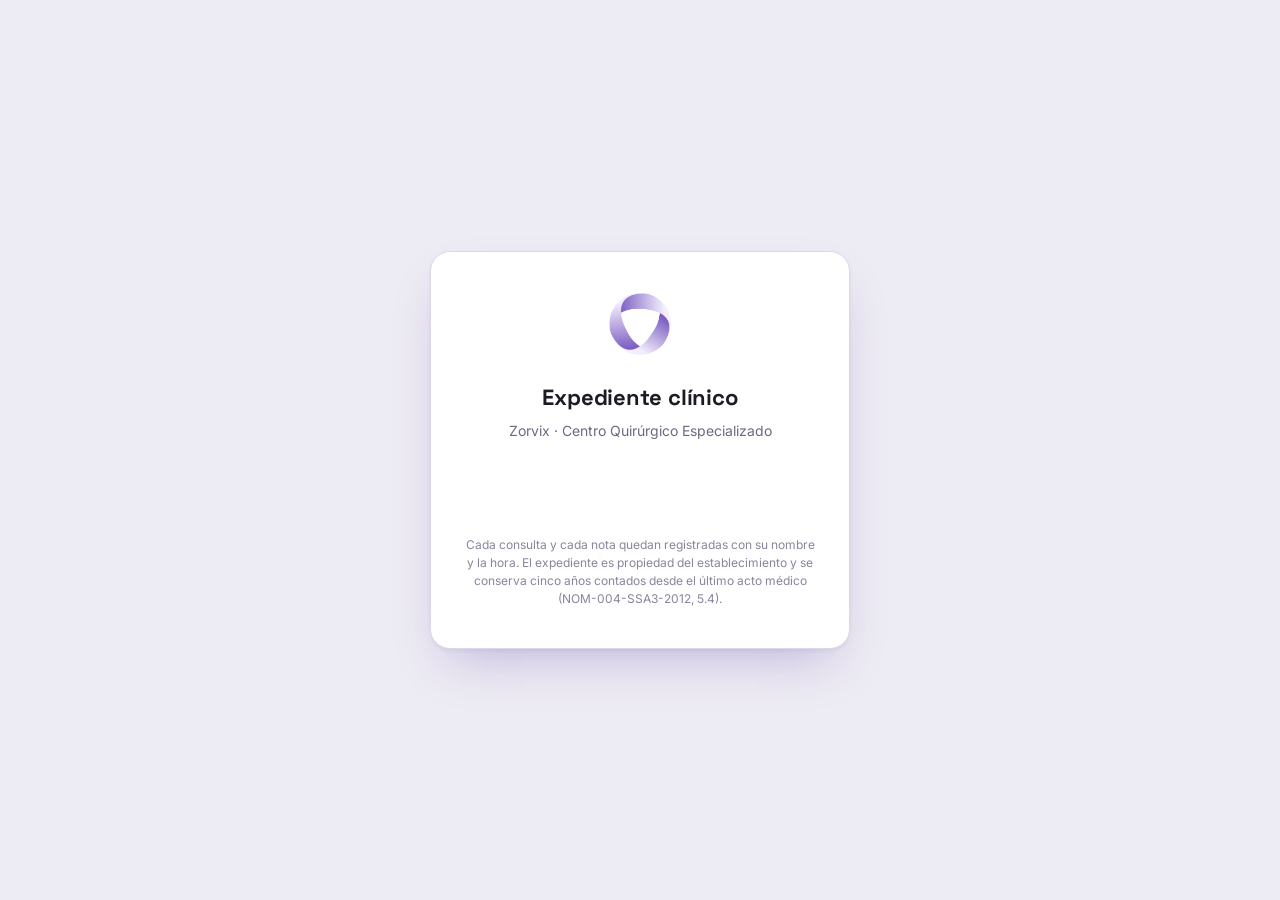
<file: expediente/index_12.html>
<!DOCTYPE html>
<html lang="es">
<head>
<meta charset="utf-8">
<meta name="viewport" content="width=device-width, initial-scale=1, viewport-fit=cover">
<title>Zorvix · Expediente</title>
<meta name="description" content="Expediente clínico de Zorvix · Centro Quirúrgico Especializado">
<meta name="theme-color" content="#7B5DC2" media="(prefers-color-scheme: light)">
<meta name="theme-color" content="#16131F" media="(prefers-color-scheme: dark)">
<link rel="icon" type="image/png" href="../assets/zorvix-favicon.png">
<link rel="apple-touch-icon" href="../assets/zorvix-iso.png">
<link rel="preconnect" href="https://fonts.googleapis.com">
<link rel="preconnect" href="https://fonts.gstatic.com" crossorigin>
<link rel="preconnect" href="https://accounts.google.com">
<link rel="stylesheet" href="../zorvix-tokens.css">
<script>
/* El tema se fija ANTES de pintar: si se hace abajo se alcanza a ver el
   destello blanco antes de entrar en oscuro. */
(function(){
  var t=null; try{ t=localStorage.getItem('zorvix-tema'); }catch(e){}
  if(!t) t = matchMedia('(prefers-color-scheme: dark)').matches ? 'oscuro' : 'claro';
  document.documentElement.setAttribute('data-tema', t);
})();
</script>
<style>
/* ═══════════════════════════════════════════════════════════════════════
   Los colores, tipos, radios y tiempos NO se definen aquí: vienen de
   ../zorvix-tokens.css, que es la única fuente de verdad de la marca para
   todo el ecosistema. Lo de abajo son alias con los nombres de esta pantalla.
   ═══════════════════════════════════════════════════════════════════════ */
:root{
  color-scheme: light;
  --morado-900:var(--zx-violeta-900); --morado-700:var(--zx-violeta-700);
  --morado-600:var(--zx-violeta-600); --morado-500:var(--zx-violeta-500);
  --morado-300:var(--zx-violeta-300); --morado-100:var(--zx-violeta-100);
  --morado-50:var(--zx-violeta-050);
  --tinta:var(--zx-txt); --tinta2:var(--zx-txt-2); --tinta3:var(--zx-txt-3);
  --papel:var(--zx-superficie); --papel-2:var(--zx-superficie-2); --fondo:var(--zx-lienzo);
  --linea:var(--zx-borde);
  --ok:var(--zx-ok-txt); --ok-bg:var(--zx-ok-bg); --ok-linea:var(--zx-ok);
  --alerta:var(--zx-alerta-txt); --alerta-bg:var(--zx-alerta-bg); --alerta-linea:var(--zx-alerta);
  --malo:var(--zx-error-txt); --malo-bg:var(--zx-error-bg); --malo-linea:var(--zx-error);
  --r:var(--zx-r-tarjeta); --r-sm:var(--zx-r-control); --r-lg:var(--zx-r-cristal); --r-full:999px;
  --sombra-1:0 1px 2px rgba(28,27,34,.05);
  --sombra-2:0 1px 2px rgba(28,27,34,.05), 0 10px 26px -14px rgba(91,62,173,.26);
  --sombra-3:0 2px 4px rgba(28,27,34,.05), 0 24px 48px -20px rgba(91,62,173,.34);
  --anillo:0 0 0 3px rgba(123,95,199,.22);
  --transicion:var(--zx-rapido) var(--zx-suave);
}
html[data-tema="oscuro"]{ color-scheme: dark; }

*{box-sizing:border-box}
html,body{margin:0;padding:0}
body{
  background:var(--fondo); color:var(--tinta);
  font-family:var(--zx-cuerpo, "Inter", system-ui, -apple-system, sans-serif);
  font-size:15px; line-height:1.55; -webkit-font-smoothing:antialiased;
  padding-top:env(safe-area-inset-top,0px); padding-bottom:env(safe-area-inset-bottom,0px);
}
h1,h2,h3,.marca-txt{font-family:var(--zx-titulo, "Space Grotesk", system-ui, sans-serif);letter-spacing:-.01em}
.oculto{display:none !important}
button{font:inherit}
a{color:var(--morado-700)}

/* ── Barra de carga ─────────────────────────────────────────── */
#cargando{position:fixed;top:0;left:0;right:0;height:3px;z-index:9999;pointer-events:none;opacity:0;transition:opacity .2s}
#cargando.on{opacity:1}
#cargando i{display:block;height:100%;width:40%;background:var(--zx-grad-a,linear-gradient(90deg,#7B5DC2,#B79BEA));animation:corre 1.1s infinite ease-in-out}
@keyframes corre{0%{transform:translateX(-100%)}100%{transform:translateX(350%)}}

/* ── Entrada ────────────────────────────────────────────────── */
#pantalla-entrada{min-height:100vh;display:grid;place-items:center;padding:24px}
#acceso{width:min(420px,100%);background:var(--papel);border:1px solid var(--linea);border-radius:var(--r-lg);
  box-shadow:var(--sombra-3);padding:40px 32px;text-align:center}
#acceso .iso{width:64px;height:64px;object-fit:contain;margin-bottom:18px}
#acceso h1{margin:0 0 6px;font-size:22px}
#acceso p{margin:0 0 26px;color:var(--tinta2);font-size:14px}
#boton-google{display:flex;justify-content:center;min-height:44px}
.pie-legal{margin-top:24px;font-size:12px;color:var(--tinta3);line-height:1.5}

/* ── Barra superior ─────────────────────────────────────────── */
#barra{position:sticky;top:0;z-index:50;background:var(--papel);border-bottom:1px solid var(--linea);
  display:flex;align-items:center;gap:14px;padding:10px 18px;padding-top:calc(10px + env(safe-area-inset-top,0px))}
#marca-img{height:26px;width:auto;display:block}
#barra .crece{flex:1}
.pastilla{display:inline-flex;align-items:center;gap:7px;border:1px solid var(--linea);background:var(--papel-2);
  border-radius:var(--r-full);padding:5px 12px;font-size:13px;color:var(--tinta2)}
.ini{width:26px;height:26px;border-radius:var(--r-full);background:var(--morado-500);color:#fff;
  display:grid;place-items:center;font-size:12px;font-weight:600}
.iconbtn{width:36px;height:36px;border-radius:var(--r-sm);border:1px solid var(--linea);background:var(--papel);
  color:var(--tinta2);cursor:pointer;display:grid;place-items:center;transition:var(--transicion)}
.iconbtn:hover{background:var(--papel-2);color:var(--tinta)}
html[data-tema="oscuro"] .sol{display:none}
html:not([data-tema="oscuro"]) .luna{display:none}

/* ── Navegación ─────────────────────────────────────────────── */
#tabs{display:flex;gap:4px;padding:0 18px;border-bottom:1px solid var(--linea);background:var(--papel);
  position:sticky;top:57px;z-index:49;overflow-x:auto}
#tabs button{background:none;border:0;border-bottom:2px solid transparent;color:var(--tinta2);
  padding:11px 14px;cursor:pointer;font-size:14px;white-space:nowrap;transition:var(--transicion)}
#tabs button:hover{color:var(--tinta)}
#tabs button.sel{color:var(--morado-700);border-bottom-color:var(--morado-500);font-weight:600}

/* ── Estructura ─────────────────────────────────────────────── */
main{max-width:1120px;margin:0 auto;padding:22px 18px 80px}
.vista{display:none}
.vista.on{display:block}
.tarjeta{background:var(--papel);border:1px solid var(--linea);border-radius:var(--r);box-shadow:var(--sombra-1);padding:18px;margin-bottom:16px}
.tarjeta h2{margin:0 0 4px;font-size:17px}
.tarjeta .sub{margin:0 0 14px;color:var(--tinta3);font-size:13px}
.fila{display:flex;align-items:center;gap:10px;flex-wrap:wrap}
.crece{flex:1}
.rejilla{display:grid;gap:12px;grid-template-columns:repeat(auto-fill,minmax(230px,1fr))}

/* ── Botones ────────────────────────────────────────────────── */
.btn{border:1px solid var(--linea);background:var(--papel);color:var(--tinta);border-radius:var(--r-sm);
  padding:9px 15px;cursor:pointer;font-size:14px;transition:var(--transicion);white-space:nowrap}
.btn:hover{background:var(--papel-2)}
.btn.primario{background:var(--morado-600);border-color:var(--morado-600);color:#fff;font-weight:600}
.btn.primario:hover{background:var(--morado-700);border-color:var(--morado-700)}
.btn.peligro{color:var(--malo);border-color:var(--malo-linea)}
.btn:disabled{opacity:.45;cursor:not-allowed}
.btn.chico{padding:5px 10px;font-size:13px}
.adjuntos{display:flex;flex-direction:column;gap:7px;align-items:flex-start}
.lista-adjuntos{list-style:none;margin:0;padding:0;display:flex;flex-direction:column;gap:5px;width:100%}
.lista-adjuntos li{display:flex;align-items:center;gap:7px;flex-wrap:wrap;
  border:1px solid var(--linea);border-radius:var(--r-sm);padding:6px 9px;background:var(--papel-2)}
.alta-adjunto{display:flex;align-items:center;gap:10px;flex-wrap:wrap}
.renglon .hora.urge{color:var(--morado-700);font-weight:700}
#vista-mios .renglon{cursor:pointer}
.adj-caso{border:1px solid var(--linea);border-radius:var(--r-sm);padding:10px 12px;margin-bottom:10px}
.adj-caso > summary{cursor:pointer;font-weight:600}
.adj-caso > summary .etq{margin-left:7px}
.adj-caso > *{margin-top:8px}
.lista-adjuntos li .crece{flex:1;min-width:0}
.lista-adjuntos li select{max-width:230px}
.alta-adjunto-btn{cursor:pointer;display:inline-flex;align-items:center}
/* No se oculta con display:none: asi la etiqueta lo sigue alcanzando por
   teclado y el lector de pantalla lo anuncia. */
.alta-adjunto input[type=file]{position:absolute;width:1px;height:1px;
  opacity:0;overflow:hidden;clip:rect(0 0 0 0);white-space:nowrap}

/* ── Selector de documento nuevo ─────────────────────────────
   Veintiún botones del mismo peso obligan a leerlos todos para
   encontrar uno. Agrupados por momento quirúrgico, el ojo salta
   directo al bloque del momento en que va el caso. */
.momento{margin-bottom:15px}
.momento:last-child{margin-bottom:0}
.momento h4{margin:0 0 8px;font-size:11px;text-transform:uppercase;letter-spacing:.06em;
  color:var(--tinta3);font-weight:600}
/* Cuántos hay ya de ese tipo en el expediente: el que no trae número es
   el que falta, y eso se ve sin leer. */
.btn.chico .cuenta{display:inline-block;margin-left:7px;font-size:10.5px;font-weight:600;
  padding:1px 6px;border-radius:var(--r-full);background:var(--ok-bg);color:var(--ok)}
/* Los consentimientos los firma el paciente y tienen consecuencias
   legales: no pueden pesar lo mismo que una nota interna. */
.btn.chico.firma-paciente{border-color:var(--morado-300);
  box-shadow:inset 3px 0 0 var(--morado-600)}

/* ── Avisos ─────────────────────────────────────────────────── */
.aviso{border-radius:var(--r-sm);padding:11px 14px;font-size:14px;margin-bottom:12px;border:1px solid}
.aviso.ok{background:var(--ok-bg);border-color:var(--ok-linea);color:var(--ok)}
.aviso.warn{background:var(--alerta-bg);border-color:var(--alerta-linea);color:var(--alerta)}
.aviso.malo{background:var(--malo-bg);border-color:var(--malo-linea);color:var(--malo)}
.vacio{text-align:center;color:var(--tinta3);padding:46px 18px;font-size:14px;
  background:url("../assets/zorvix-iso.png") center 16px/40px no-repeat;padding-top:74px;opacity:.85}
html[data-tema="oscuro"] .vacio{background-image:url("../assets/zorvix-iso-blanco.png");opacity:.55}

/* ── Listas de casos y pacientes ────────────────────────────── */
.renglon{display:flex;gap:14px;align-items:center;padding:13px 14px;border:1px solid var(--linea);
  border-radius:var(--r-sm);background:var(--papel);margin-bottom:9px;cursor:pointer;transition:var(--transicion)}
.renglon:hover{border-color:var(--morado-300);box-shadow:var(--sombra-2)}
.renglon .hora{font-family:var(--zx-mono,"JetBrains Mono",monospace);font-size:13px;color:var(--morado-700);
  min-width:52px;font-weight:600}
.renglon .nom{font-weight:600}
.renglon .det{font-size:13px;color:var(--tinta3)}
.etq{display:inline-block;font-size:11px;padding:2px 9px;border-radius:var(--r-full);border:1px solid var(--linea);
  color:var(--tinta2);background:var(--papel-2);white-space:nowrap}
.etq.ok{background:var(--ok-bg);border-color:var(--ok-linea);color:var(--ok)}
.etq.warn{background:var(--alerta-bg);border-color:var(--alerta-linea);color:var(--alerta)}
.etq.malo{background:var(--malo-bg);border-color:var(--malo-linea);color:var(--malo)}

/* ── Ficha del paciente ─────────────────────────────────────── */
#ficha{display:grid;gap:14px;grid-template-columns:repeat(auto-fit,minmax(180px,1fr))}
#ficha .dato .k{font-size:11px;text-transform:uppercase;letter-spacing:.06em;color:var(--tinta3)}
#ficha .dato .v{font-size:15px}
.franja-alerta{border-left:3px solid var(--malo-linea);background:var(--malo-bg);color:var(--malo);
  padding:9px 13px;border-radius:var(--r-sm);font-size:14px;margin-top:12px}

/* ── Formulario ─────────────────────────────────────────────── */
.grupo{border:1px solid var(--linea);border-radius:var(--r);margin-bottom:14px;background:var(--papel);overflow:hidden}
.grupo>summary{cursor:pointer;padding:12px 16px;font-weight:600;background:var(--papel-2);list-style:none;
  display:flex;align-items:center;gap:10px;font-family:var(--zx-titulo,"Space Grotesk",sans-serif)}
.grupo>summary::-webkit-details-marker{display:none}
.grupo>summary::before{content:"▸";color:var(--morado-500);transition:var(--transicion)}
.grupo[open]>summary::before{transform:rotate(90deg)}
.grupo .cuerpo{padding:16px;display:grid;gap:14px;grid-template-columns:repeat(auto-fill,minmax(250px,1fr))}
.campo{display:flex;flex-direction:column;gap:5px;min-width:0}
.campo.ancho{grid-column:1/-1}
.campo label{font-size:12.5px;color:var(--tinta2);font-weight:500;display:flex;gap:6px;align-items:baseline}
.campo label .req{color:var(--malo)}
.campo .pista{font-size:11.5px;color:var(--tinta3)}
/* El cuadro de «anular» pide un motivo y necesita su propia pista, fuera de
   .campo. Y los documentos anulados se ven apagados, sin desaparecer. */
#conf-pista{display:block;margin-top:6px;font-size:11.5px;color:var(--tinta3)}
.renglon.tenue{opacity:.55}
.renglon.tenue .nom{text-decoration:line-through}
.cabeza-anulados{font-size:12.5px;font-weight:600;color:var(--tinta2);
  margin:14px 0 2px;padding-top:10px;border-top:1px solid var(--linea)}
input[type=text],input[type=number],input[type=date],input[type=time],select,textarea{
  width:100%;border:1px solid var(--linea);background:var(--papel);color:var(--tinta);
  border-radius:var(--r-sm);padding:9px 11px;font:inherit;font-size:14px;transition:var(--transicion)}
input:focus,select:focus,textarea:focus{outline:none;border-color:var(--morado-400,var(--morado-500));box-shadow:var(--anillo)}
textarea{resize:vertical;min-height:84px;line-height:1.55}
input[readonly],.bloqueado{background:var(--papel-2);color:var(--tinta2);cursor:default}
.heredado{font-size:10px;text-transform:uppercase;letter-spacing:.05em;color:var(--morado-700);
  background:var(--morado-50);border:1px solid var(--morado-100);border-radius:var(--r-full);
  padding:1px 7px;white-space:nowrap;cursor:help}
.campo label{flex-wrap:wrap}

/* sino */
.sino{display:inline-flex;border:1px solid var(--linea);border-radius:var(--r-sm);overflow:hidden}
.sino button{background:var(--papel);border:0;padding:7px 14px;cursor:pointer;color:var(--tinta2);font-size:13px;
  border-right:1px solid var(--linea)}
.sino button:last-child{border-right:0}
.sino button.sel{background:var(--morado-600);color:#fff;font-weight:600}
/* casillas */
.casillas{display:grid;gap:6px;grid-template-columns:repeat(auto-fill,minmax(190px,1fr))}
.casillas label{display:flex;gap:8px;align-items:flex-start;font-size:13.5px;color:var(--tinta);font-weight:400}
.casillas input{margin-top:3px}
/* tabla */
table.rep{width:100%;border-collapse:collapse;font-size:13.5px}
table.rep th{text-align:left;font-size:11px;text-transform:uppercase;letter-spacing:.05em;color:var(--tinta3);
  padding:6px 8px;border-bottom:1px solid var(--linea);font-weight:600}
table.rep td{padding:3px 4px;border-bottom:1px solid var(--linea)}
table.rep input{padding:6px 8px;font-size:13.5px}
.desbordado{overflow-x:auto}
/* serie */
table.serie th:first-child,table.serie td:first-child{position:sticky;left:0;background:var(--papel);min-width:150px}
/* gráfica */
.gfx{border:1px solid var(--linea);border-radius:var(--r-sm);background:var(--papel);padding:10px}
/* Un <svg> con viewBox y height:auto colapsa a cero alto en Chromium: hay que
   darle la proporción a mano o el control existe pero no se ve ni se puede
   tocar. Costó una prueba de navegador descubrirlo. */
.gfx svg{display:block;width:100%;height:auto}
.gfx > div[id$="_svg"] svg{aspect-ratio:760/220}
.marcas{display:grid;gap:8px;grid-template-columns:repeat(auto-fill,minmax(150px,1fr));margin-top:10px}
.marcas label{font-size:11.5px;color:var(--tinta3)}
/* imagen / esquema corporal */
.cuerpo-svg{width:100%;max-width:280px;height:auto;aspect-ratio:200/420;margin:0 auto;cursor:crosshair}
.cuerpo-svg .silueta{fill:var(--papel-2);stroke:var(--tinta3);stroke-width:1.2}
.cuerpo-svg .marca{fill:var(--malo-linea);stroke:#fff;stroke-width:1.5}

/* ── Barra de acciones del documento ────────────────────────── */
#acciones{position:sticky;bottom:0;background:var(--papel);border-top:1px solid var(--linea);
  padding:12px 18px;padding-bottom:calc(12px + env(safe-area-inset-bottom,0px));
  display:flex;gap:10px;align-items:center;flex-wrap:wrap;z-index:40;margin:0 -18px -80px}

/* ── Dictado ────────────────────────────────────────────────── */
/* #confirmar comparte estas reglas a proposito. Cuando lo agregue sin CSS,
   el cuadro se dibujo al final del documento, fuera de la vista: los botones
   de guardar «no servian» porque abrian una pregunta invisible y se quedaban
   esperando una respuesta que nadie podia dar. */
#dictado,#confirmar{position:fixed;inset:0;background:rgba(20,18,28,.55);display:grid;padding:16px}
#dictado{place-items:end center;z-index:200}
/* Mas alto que el dictado A PROPOSITO. #confirmar siempre pregunta ALGO de lo
   que ya esta en pantalla, asi que nunca puede quedar debajo. Con los dos en
   200 ganaba el dictado —esta despues en el HTML— y la pregunta se abria
   invisible detras: «Repartir a los campos» parecia no servir. */
#confirmar{place-items:center;z-index:300}
#aviso-global{z-index:400}
#dictado .caja,#confirmar .caja{background:var(--papel);border:1px solid var(--linea);border-radius:var(--r-lg);
  box-shadow:var(--sombra-3);width:min(560px,100%);padding:20px;max-height:86vh;overflow:auto}
.punto{width:10px;height:10px;border-radius:var(--r-full);background:var(--malo-linea);display:inline-block;
  animation:late 1s infinite}
@keyframes late{50%{opacity:.25}}
.paso{border-left:2px solid var(--linea);padding:6px 0 6px 12px;margin-bottom:6px}
.paso.hecho{border-left-color:var(--ok-linea)}
.paso .t{font-size:13px;font-weight:600}
.paso .a{font-size:12px;color:var(--tinta3)}

/* ── Impresión ───────────────────────────────────────────────

   Antes se imprimía la pantalla con otro estilo, y salía una foto del
   formulario: recuadros, flechitas de lista, etiquetas HEREDADO, asteriscos
   rojos, «Paso 5», campos vacíos, y tres encabezados de grupo sin nada
   debajo. Tres hojas para media hoja de contenido, y sin un lugar donde
   firmar.

   Ahora se imprime #impresion, que se arma al momento con lo que de verdad
   lleva una nota: membrete, identificación, lo capturado, y el pie de firma
   que pide NOM-004-SSA3-2012 5.10 (nombre completo, cédula y firma).
   Un campo vacío no se imprime: una nota no debe tener huecos rotulados. */
#impresion{display:none}
@media print{
  body>*{display:none !important}
  body{background:#fff;color:#000;margin:0}
  #impresion{display:block !important;font:10.5pt/1.45 Georgia,'Times New Roman',serif;
    color:#000;padding:26px 0 0}
  @page{margin:14mm 14mm 16mm}

  /* Se repite en cada hoja: en un expediente de papel las hojas se sueltan. */
  .imp-corre{position:fixed;top:0;left:0;right:0;font-size:8pt;font-family:system-ui,sans-serif;
    color:#333;border-bottom:.5pt solid #999;padding-bottom:3px}

  .imp-membrete{border-bottom:1.5pt solid #000;padding-bottom:5px;margin-bottom:10px}
  .imp-membrete .n{font-size:13pt;font-weight:700;letter-spacing:.01em}
  .imp-membrete .d{font-size:8.5pt;font-family:system-ui,sans-serif;color:#222}
  .imp-titulo{display:flex;justify-content:space-between;align-items:baseline;
    font-size:12pt;font-weight:700;text-transform:uppercase;letter-spacing:.04em;margin:0 0 8px}
  .imp-titulo span{font-size:9pt;font-weight:400;text-transform:none;letter-spacing:0}
  .imp-id{display:grid;grid-template-columns:1fr 1fr;gap:1px 20px;font-size:9.5pt;
    border-bottom:.5pt solid #000;padding-bottom:8px;margin-bottom:12px}
  .imp-id div{break-inside:avoid}
  .imp-id b{font-weight:700}
  .imp-grupo{font-size:11pt;font-weight:700;margin:14px 0 6px;border-bottom:.5pt solid #000;
    padding-bottom:2px;break-after:avoid}
  .imp-campo{margin:0 0 9px;break-inside:avoid}
  .imp-campo .e{font-weight:700;font-size:9.5pt;font-family:system-ui,sans-serif}
  .imp-campo .v{white-space:pre-wrap;margin-top:1px}
  .imp-vitales{font-size:10.5pt;margin:0 0 9px}
  .imp-tabla{width:100%;border-collapse:collapse;font-size:9pt;margin-top:3px}
  .imp-tabla th,.imp-tabla td{border:.5pt solid #666;padding:2px 4px;text-align:left}
  .imp-firma{margin-top:30px;break-inside:avoid}
  .imp-firma .linea{border-bottom:.75pt solid #000;height:34px;margin-bottom:3px}
  .imp-firma .pie{font-size:9pt;font-family:system-ui,sans-serif}
  .imp-nota{font-size:8pt;font-family:system-ui,sans-serif;color:#444;margin-top:14px;
    border-top:.5pt solid #bbb;padding-top:4px}

  /* Hoja de identificación: frente arriba, reverso abajo, en una sola carta.
     Cada lado cabe en media hoja; no se fuerza tamaño real porque una foto
     de celular sin recortar saldría diminuta. */
  .imp-ine{display:flex;flex-direction:column;align-items:center;gap:6mm;margin-top:2mm}
  .imp-ine figure{margin:0;text-align:center;break-inside:avoid}
  .imp-ine img{display:block;max-width:140mm;max-height:88mm;width:auto;height:auto;
    border:.5pt solid #999}
  .imp-ine figcaption{font-size:8pt;font-family:system-ui,sans-serif;color:#333;margin-top:2px}

  /* La identificación dentro del paquete: una hoja carta más, con los mismos
     márgenes que traen los formatos de Zorvix, para que todo el juego salga
     parejo en una sola impresión. */
  .imp-hoja.imp-ident{padding:26pt 45pt 0;box-sizing:border-box}
  .imp-hoja.imp-ident .imp-membrete{font:10.5pt/1.45 Georgia,'Times New Roman',serif;color:#000}
  .imp-hoja.imp-ident .imp-titulo{font-family:Georgia,'Times New Roman',serif}
  .imp-hoja.imp-ident img{display:block;max-width:100%;max-height:250pt;width:auto;height:auto;
    border:.5pt solid #999;margin:0 auto}

  /* Registro de enfermería: el formato original, hoja por hoja, a tamaño
     carta y sin márgenes (la hoja ya trae los suyos). Encima, en la misma
     escala de puntos que el PDF, sólo los datos generales. */
  #impresion.imp-formato{padding:0;font:initial}
  .imp-hoja{position:relative;width:612pt;height:792pt;overflow:hidden;
    break-after:page;page-break-after:always}
  .imp-hoja:last-child{break-after:auto;page-break-after:auto}
  .imp-hoja>img{position:absolute;inset:0;width:612pt;height:792pt}
  .imp-dato{position:absolute;display:flex;align-items:center;white-space:nowrap;overflow:hidden;
    font-family:'Helvetica Neue',Helvetica,Arial,sans-serif;color:#000;line-height:1}
  .imp-corre-hoja{position:absolute;top:12pt;right:32pt;font:7.5pt 'Helvetica Neue',Helvetica,Arial,sans-serif;
    color:#222;white-space:nowrap}
}
.membrete{display:none;border-bottom:2px solid #000;padding-bottom:6px;margin-bottom:12px}
.membrete .n{font-weight:700;font-size:13pt}
.membrete .d{font-size:9pt}

@media (max-width:640px){
  main{padding:16px 14px 80px}
  .grupo .cuerpo{grid-template-columns:1fr}
  #acciones{margin:0 -14px -80px}
}
</style>
</head>
<body>

<div id="cargando"><i></i></div>

<!-- ══════════ ENTRADA ══════════ -->
<div id="pantalla-entrada">
  <div id="acceso">
    <img class="iso" src="../assets/zorvix-iso.png" alt="">
    <h1>Expediente clínico</h1>
    <p>Zorvix · Centro Quirúrgico Especializado</p>
    <div id="boton-google"></div>
    <div id="entrada-error"></div>
    <div class="pie-legal">
      Cada consulta y cada nota quedan registradas con su nombre y la hora.
      El expediente es propiedad del establecimiento y se conserva cinco años
      contados desde el último acto médico (NOM-004-SSA3-2012, 5.4).
    </div>
  </div>
</div>

<!-- ══════════ BARRA ══════════ -->
<div id="barra" class="oculto">
  <img src="../assets/zorvix-marca.png" alt="Zorvix · Centro Quirúrgico Especializado" id="marca-img">
  <span class="crece"></span>
  <span class="pastilla"><span class="ini" id="quien-ini">?</span><span id="quien-txt"></span>
    <span class="etq" id="quien-rol"></span></span>
  <button class="iconbtn" id="tema" title="Claro / oscuro" aria-label="Cambiar tema">
    <svg class="sol" width="17" height="17" viewBox="0 0 24 24" fill="none" stroke="currentColor" stroke-width="2"><circle cx="12" cy="12" r="4"/><path d="M12 2v2M12 20v2M4.9 4.9l1.4 1.4M17.7 17.7l1.4 1.4M2 12h2M20 12h2M4.9 19.1l1.4-1.4M17.7 6.3l1.4-1.4"/></svg>
    <svg class="luna" width="17" height="17" viewBox="0 0 24 24" fill="none" stroke="currentColor" stroke-width="2"><path d="M21 12.8A9 9 0 1111.2 3a7 7 0 009.8 9.8z"/></svg>
  </button>
  <button class="iconbtn" id="salir" title="Salir" aria-label="Salir">
    <svg width="17" height="17" viewBox="0 0 24 24" fill="none" stroke="currentColor" stroke-width="2"><path d="M9 21H5a2 2 0 01-2-2V5a2 2 0 012-2h4M16 17l5-5-5-5M21 12H9"/></svg>
  </button>
</div>

<div id="tabs" class="oculto">
  <button data-v="mios" class="sel">Mis pacientes</button>
  <button data-v="agenda">Agenda de quirófano</button>
  <button data-v="buscar">Buscar paciente</button>
  <button data-v="expediente" class="oculto" id="tab-exp">Expediente</button>
  <button data-v="documento" class="oculto" id="tab-doc">Documento</button>
</div>

<main id="app" class="oculto">

  <!-- ══════════ MIS PACIENTES ══════════ -->
  <section class="vista on" id="vista-mios">
    <div class="tarjeta">
      <div class="fila">
        <div class="crece">
          <h2>Lo que viene</h2>
          <p class="sub" id="mios-sub">Sus cirugías de hoy en adelante, la más cercana primero.</p>
        </div>
      </div>
      <div id="mios-proximas"></div>
    </div>

    <div class="tarjeta">
      <div class="fila">
        <div class="crece">
          <h2>Ya operadas</h2>
          <p class="sub" id="mios-sub-pasadas">Las más recientes, para volver a una nota.</p>
        </div>
      </div>
      <div id="mios-pasadas"></div>
    </div>
  </section>

  <!-- ══════════ AGENDA ══════════ -->
  <section class="vista" id="vista-agenda">
    <div class="tarjeta">
      <div class="fila">
        <div class="crece">
          <h2>Agenda de quirófano</h2>
          <p class="sub" id="agenda-sub">Los casos del día que están en su alcance.</p>
        </div>
        <input type="date" id="agenda-fecha" style="width:auto">
      </div>
      <div id="agenda-lista"></div>
    </div>
  </section>

  <!-- ══════════ BUSCAR ══════════ -->
  <section class="vista" id="vista-buscar">
    <div class="tarjeta">
      <h2>Buscar paciente</h2>
      <p class="sub">Tres letras o más. Se entrega un máximo de 25 resultados, y sólo
        pacientes que estén en su alcance.</p>
      <div class="fila">
        <input type="text" id="q" placeholder="Nombre, número de expediente o teléfono" class="crece">
        <button class="btn primario" id="btn-buscar">Buscar</button>
      </div>
      <div id="buscar-aviso"></div>
      <div id="buscar-lista"></div>
    </div>
  </section>

  <!-- ══════════ EXPEDIENTE ══════════ -->
  <section class="vista" id="vista-expediente">
    <div class="tarjeta">
      <div class="fila">
        <div class="crece"><h2 id="exp-nombre">—</h2><p class="sub" id="exp-folio"></p></div>
        <button class="btn" id="btn-volver-agenda">Volver</button>
      </div>
      <div id="ficha"></div>
      <div id="exp-alertas"></div>
    </div>

    <div class="tarjeta" id="t-identificacion" hidden>
      <h2>Identificación</h2>
      <p class="sub">Con qué se acreditó quién es este paciente. Se abre aquí, no se descarga:
        el archivo no sale del expediente y cada consulta queda registrada.</p>
      <div id="exp-ident"></div>
      <div id="exp-ident-visor"></div>
    </div>

    <div class="tarjeta">
      <h2>Internamientos</h2>
      <p class="sub">Cada cirugía es un episodio con sus propios documentos.</p>
      <div id="exp-casos"></div>
    </div>

    <div class="tarjeta">
      <div class="fila">
        <div class="crece"><h2>Estudios y archivos</h2>
          <p class="sub">Laboratorios, imagen e interconsultas que llegan de fuera.
            Cuelgan del internamiento, no de una nota.</p></div>
      </div>
      <div id="exp-adjuntos"></div>
    </div>

    <div class="tarjeta">
      <div class="fila">
        <div class="crece"><h2>Documentos</h2>
          <p class="sub" id="exp-docs-sub">Lo que ya está capturado en este expediente.</p></div>
      </div>
      <div id="exp-docs"></div>
      <div id="exp-crear" style="margin-top:16px"></div>
    </div>
  </section>

  <!-- ══════════ DOCUMENTO ══════════ -->
  <section class="vista" id="vista-documento">
    <div class="membrete" id="membrete"></div>
    <div class="tarjeta no-imprime">
      <div class="fila">
        <div class="crece"><h2 id="doc-titulo">—</h2><p class="sub" id="doc-sub"></p></div>
        <button class="btn" id="btn-dictar">Dictar</button>
        <button class="btn" id="btn-imprimir">Imprimir</button>
        <button class="btn" id="btn-volver-exp">Volver</button>
      </div>
      <div id="doc-aviso"></div>
    </div>
    <div id="doc-campos"></div>
    <div id="acciones" class="no-imprime">
      <span class="etq" id="doc-estado">Borrador</span>
      <span class="crece"></span>
      <button class="btn" id="btn-guardar">Guardar borrador</button>
      <button class="btn" id="btn-listo">Marcar listo para firma</button>
      <button class="btn primario" id="btn-firmado">Archivar — impresa y firmada</button>
      <button class="btn" id="btn-anular">Anular</button>
    </div>
  </section>

</main>

<!-- Lo que sale en papel. No es la pantalla con otro estilo: es un documento
     aparte que se arma al momento de imprimir, con lo que de verdad va en una
     nota clínica y nada más. -->
<div id="impresion"></div>

<!-- Confirmación propia. El confirm() del navegador congela la pestaña y
     se ve como una alerta de sistema en una pantalla clínica. -->
<div id="confirmar" class="oculto">
  <div class="caja" style="max-width:520px">
    <h2 style="margin:0 0 8px" id="conf-titulo"></h2>
    <div id="conf-texto" class="sub" style="white-space:pre-wrap;margin-bottom:16px"></div>
    <div id="conf-campo" class="oculto" style="margin-bottom:16px">
      <textarea id="conf-entrada" rows="3" style="width:100%"></textarea>
      <span class="pista" id="conf-pista"></span>
    </div>
    <div class="fila" id="conf-botones"></div>
  </div>
</div>

<!-- Un aviso que se ve desde cualquier vista, en lugar del cuadro modal del
     navegador, que congela la pestaña entera y no deja ni leer lo de atrás. -->
<div id="aviso-global" class="oculto"
     style="position:fixed;left:50%;transform:translateX(-50%);top:14px;z-index:60;max-width:580px;width:calc(100% - 32px)"></div>

<!-- ══════════ DICTADO ══════════ -->
<div id="dictado" class="oculto">
  <div class="caja">
    <div class="fila" style="margin-bottom:12px">
      <div class="crece"><h2 style="margin:0" id="dic-titulo">Dictado</h2>
        <p class="sub" style="margin:0" id="dic-sub"></p></div>
      <button class="btn" id="dic-cerrar">Cerrar</button>
    </div>
    <div id="dic-aviso"></div>
    <div id="dic-pasos"></div>

    <!-- El micrófono se elige y se ve ANTES de dictar. Un micrófono mudo
         produce un archivo válido lleno de silencio, y el transcriptor
         rellena el silencio con frases inventadas. Eso ya pasó una vez. -->
    <div class="fila" style="margin-top:14px;align-items:center;gap:10px">
      <select id="dic-micro" class="crece" style="max-width:360px"></select>
      <button class="btn" id="dic-probar">Probar micrófono</button>
    </div>
    <div style="margin-top:8px;display:flex;align-items:center;gap:10px">
      <div style="flex:1;height:10px;border-radius:6px;background:var(--linea,#e6e6ef);overflow:hidden">
        <div id="dic-barra" style="height:100%;width:0%;background:var(--zx-acento,#5b3df5);transition:width .08s linear"></div>
      </div>
      <span id="dic-nivel" style="font-family:var(--zx-mono,monospace);font-size:11.5px;color:var(--tinta3);min-width:96px;text-align:right"></span>
    </div>

    <div class="fila" style="margin-top:14px">
      <button class="btn primario" id="dic-grabar">Grabar</button>
      <button class="btn" id="dic-parar" disabled>Detener</button>
      <button class="btn oculto" id="dic-retranscribir">Reintentar transcripción</button>
      <span class="crece"></span>
      <span id="dic-reloj" style="font-family:var(--zx-mono,monospace);color:var(--tinta3)"></span>
    </div>
    <textarea id="dic-texto" placeholder="Aquí aparece lo que se transcribió. Se puede corregir antes de repartirlo a los campos."
      style="margin-top:12px;min-height:130px"></textarea>
    <div class="fila" style="margin-top:10px">
      <button class="btn" id="dic-repartir">Repartir a los campos</button>
      <span class="crece"></span>
      <span class="pista" style="font-size:11.5px;color:var(--tinta3)">El audio se borra al firmar la nota y a los 30 días como máximo.</span>
    </div>
  </div>
</div>

<script src="https://accounts.google.com/gsi/client" async defer></script>
<script>
/* ===========================================================================
   Expediente Zorvix — frontend del módulo `expediente`

   DOS COSAS QUE NO SE PUEDEN CAMBIAR SIN ROMPER LA APP, aprendidas a golpes
   en AltaZorvix:

   1. credentials:'omit' en TODA llamada al backend. Con varias cuentas de
      Google abiertas, Google redirige /macros/s/.../exec a /macros/u/<N>/s/…
      y devuelve 404. Verificado: con omit responde 200, sin omit da 404.

   2. Content-Type 'text/plain'. Con application/json el navegador manda un
      preflight OPTIONS que Apps Script no contesta y la llamada muere en CORS.
      Apps Script recibe el cuerpo igual en e.postData.contents.

   TRES REGLAS DEL EXPEDIENTE QUE ESTÁN CLAVADAS EN ESTE CÓDIGO:

   · No se inventa. Una pregunta que no se hizo queda vacía; jamás se rellena
     con un valor plausible. Lo heredado se marca y se bloquea.
   · No se tira nada. Lo que el dictado no logra ubicar en un campo se va
     íntegro a «Sin ubicar», nunca al bote.
   · La firma es autógrafa, siempre. La app captura, imprime y recibe de vuelta
     el papel firmado. No hay firma electrónica y no va a haberla.
   =========================================================================== */

/* URL /exec del despliegue de ZorvixGateway v2, verificada el 15 sep 2026:
   responde 200 con version 2.0 desde otro origen y con credentials:'omit'.
   PARA ACTUALIZAR EL BACKEND no se toca esta línea: en Apps Script se edita la
   implementación que YA existe y se crea una versión nueva. Crear una
   implementación nueva cambia la URL y deja esta página hablándole al aire. */
const API = 'https://script.google.com/macros/s/AKfycbxlmONobORxeELaEdH2OHnlmnOIME8RodEqV8tzYBnlz9zu0x8mAk7SajEaW6ObERam/exec';

const CLIENTE = '148311031818-4ku0lhia6qd0fgbmi379dvi7k4vp303g.apps.googleusercontent.com';

/* «Archivada» es un acuse, no un candado: dice que la nota ya se imprimió,
   se firmó con pluma y está en el expediente físico. La nota sigue siendo
   editable siempre — decisión del Dr. Soto, 16 sep 2026: prefiere reimprimir
   una hoja limpia antes que acumular notas correctivas encimadas, que es
   justo lo que NOM-004-SSA3-2012 5.11 llama enmendaduras. El rastro no se
   pierde: cada guardado sube de versión, deja su archivo en Drive y queda en
   la bitácora con quién y cuándo. */
/* ── Correos adentro, nombres afuera ─────────────────────────────────────

   Las hojas Casos y Documentos identifican a los médicos por correo, y está
   bien: es la llave, no cambia y no se repite. Pero una nota clínica que dice
   «Médico tratante: miguelsotouniverse@gmail.com» no es una nota clínica. El
   padrón viene con la sesión y se usa sólo para MOSTRAR; lo que se guarda
   sigue siendo el correo. */
const ES_CORREO = /^[^\s@]+@[^\s@]+\.[^\s@]+$/;

function nombreDeCorreo(v){
  const c = String(v == null ? '' : v).trim();
  if (!ES_CORREO.test(c)) return c;
  const k = c.toLowerCase();
  const pad = (YO && YO.padron_medicos) || [];
  for (let i = 0; i < pad.length; i++)
    if (pad[i].correo === k && pad[i].nombre) return pad[i].nombre;
  /* El caso trae el nombre aunque el médico ya no esté en el padrón. */
  const cs = (EXP && EXP.casos) || [];
  for (let i = 0; i < cs.length; i++){
    if (String(cs[i].Cirujano_Email || '').toLowerCase().trim() === k && cs[i].Cirujano_Nombre)
      return cs[i].Cirujano_Nombre;
    if (String(cs[i].Anestesiologo_Email || '').toLowerCase().trim() === k && cs[i].Anestesiologo_Nombre)
      return cs[i].Anestesiologo_Nombre;
  }
  if (YO && String(YO.correo || '').toLowerCase().trim() === k && YO.nombre) return YO.nombre;
  return c;   /* nunca se inventa un nombre: si no se sabe, va el correo */
}

const ESTADO_ARCHIVADA = 'Impresa y archivada';
const ESTADO_HEREDADO  = 'Firmado y escaneado';   /* notas viejas */
const ESTADO_ANULADO   = 'Anulado';
const esArchivada = e => e === ESTADO_ARCHIVADA || e === ESTADO_HEREDADO;
const esAnulada   = e => e === ESTADO_ANULADO;
/* Lo mismo que exige el servidor. Se repite aqui para poder decirlo antes de
   mandar el viaje, no para confiar en ello: la reja que cuenta es la de alla. */
const MIN_MOTIVO_ANULAR = 10;

let TOKEN=null, YO=null, ESQ=null, EXP=null, DOC=null, GRAB=null, AUDIO_ID=null;
let ADJ={ adjuntos:[], puede_escribir:false };
let PORID={}, CATS={}, ORDEN_GRUPOS=[], SECU={}, VITALES=[], EST={};

const $  = (id) => document.getElementById(id);
const esc = (s) => String(s==null?'':s).replace(/[&<>"]/g,c=>({'&':'&amp;','<':'&lt;','>':'&gt;','"':'&quot;'}[c]));
const cargando = (on) => $('cargando').classList.toggle('on', !!on);

/* El último fallo crudo queda aquí para poder diagnosticarlo desde la consola:
   copie window.ZORVIX_ULTIMO_FALLO. Un error mudo es un error que no se arregla. */
window.ZORVIX_ULTIMO_FALLO = null;

/* ── Reintento, y por qué NO en todas las acciones ───────────────────────

   El 16 sep 2026 `audioTranscribir` volvió con HTTP 404 y una página de error
   de Google — no del gateway. Ese 404 viene del salto intermedio: /exec
   contesta 302 hacia script.googleusercontent.com con una llave de un solo
   uso, y ese segundo salto a veces se cae. Es intermitente: la llamada de
   antes, con el mismo token y la misma sesión, había pasado.

   Un reintento lo resuelve. Pero reintentar a ciegas es peligroso: si la
   petición SÍ llegó y lo que se perdió fue la respuesta, repetir un guardado
   crea un documento duplicado en el expediente. Así que sólo se reintenta lo
   que se puede repetir sin dejar rastro nuevo: lecturas, y transcribir un
   audio que ya está guardado (se vuelve a transcribir el mismo Audio_ID,
   no se crea otro). Guardar, subir y borrar NO se reintentan nunca. */
const REPETIBLES = ['ping','sesion','esquema','buscarPaciente','expediente',
                    'documento','agendaDelDia','bitacora','audioTranscribir'];

const esperaMs = ms => new Promise(res => setTimeout(res, ms));

function dondeContesto(u){
  try{ const x = new URL(u); return x.host + x.pathname.slice(0, 32); }
  catch(e){ return String(u || '').slice(0, 60); }
}

async function api(accion, datos){
  if (!API) throw new Error('Falta configurar la dirección del servidor en esta página (constante API).');
  cargando(true);
  const cuerpo = JSON.stringify(Object.assign({accion:accion, id_token:TOKEN}, datos||{}));
  const intentos = REPETIBLES.indexOf(accion) >= 0 ? 2 : 1;
  try{
    for (let intento = 1; intento <= intentos; intento++){
      const t0 = Date.now();
      let r;
      try{
        r = await fetch(API, {
          method:'POST', credentials:'omit',
          headers:{'Content-Type':'text/plain;charset=utf-8'},
          body: cuerpo
        });
      }catch(err){
        window.ZORVIX_ULTIMO_FALLO = { accion:accion, etapa:'red', intento:intento,
          enviado:cuerpo.length, ms:Date.now()-t0, error:String(err) };
        console.error('[Zorvix] falló la conexión', window.ZORVIX_ULTIMO_FALLO);
        if (intento < intentos){ await esperaMs(900); continue; }
        throw new Error('No se pudo conectar con el servidor (' + err.message + '). ' +
          'Enviábamos ' + Math.round(cuerpo.length/1024) + ' KB en «' + accion + '».');
      }

      const txt = await r.text();
      let j = null;
      try{ j = JSON.parse(txt); }catch(e){ j = null; }

      if (j === null){
        const detalle = {
          accion: accion, etapa:'respuesta', intento:intento, de:intentos,
          http:r.status, tipo:r.headers.get('content-type') || '',
          enviado: cuerpo.length, recibido: txt.length, ms: Date.now()-t0,
          url: r.url, inicio: txt.slice(0, 500)
        };
        window.ZORVIX_ULTIMO_FALLO = detalle;
        console.error('[Zorvix] respuesta no-JSON', detalle);
        if (intento < intentos){ await esperaMs(900); continue; }
        const pista = txt.length === 0
          ? 'La respuesta llegó vacía.'
          : 'Contestó ' + dondeContesto(r.url) + ' con: «' +
            txt.slice(0, 140).replace(/\s+/g,' ').trim() + '»';
        throw new Error('El servidor no respondió JSON en «' + accion + '». HTTP ' + r.status +
          (intentos > 1 ? ' (falló ' + intentos + ' de ' + intentos + ' intentos). ' : '. ') + pista);
      }

      if (!j.ok){
        window.ZORVIX_ULTIMO_FALLO = { accion:accion, etapa:'servidor', http:r.status,
          enviado:cuerpo.length, ms:Date.now()-t0, respuesta:j };
        /* Una credencial vencida a media sesión no puede quedarse callada
           dejando la pantalla puesta: se regresa al botón de entrada. La acción
           'sesion' se excluye porque ésa la maneja entro(), que sabe si hay otra
           entrada más nueva en curso. */
        if (j.error === 'no_autorizado' && accion !== 'sesion')
          caducoLaSesion(j.mensaje);
        throw new Error(j.mensaje || j.error || 'Error desconocido');
      }

      /* Si doPost no logra leer el cuerpo, Apps Script contesta el saludo de «ping»,
         que es ok:true pero no es la respuesta pedida. Eso hay que cazarlo aquí o
         se convierte en un fallo confuso dos llamadas más adelante. */
      const esSaludo = accion !== 'ping' && j.servicio && j.modulo && j.version && j.hora &&
                       Object.keys(j).length === 5;
      if (esSaludo){
        window.ZORVIX_ULTIMO_FALLO = { accion:accion, etapa:'eco_de_ping', intento:intento,
          enviado:cuerpo.length, ms:Date.now()-t0, respuesta:j };
        console.error('[Zorvix] el servidor contestó el saludo, no la acción', window.ZORVIX_ULTIMO_FALLO);
        if (intento < intentos){ await esperaMs(900); continue; }
        throw new Error('El servidor no recibió la acción «' + accion + '»: contestó el saludo de arranque. ' +
          'Suele pasar cuando el envío (' + Math.round(cuerpo.length/1024) + ' KB) no le llega completo.');
      }

      if (intento > 1) console.log('[Zorvix] «' + accion + '» salió al segundo intento');
      return j;
    }
    throw new Error('La llamada «' + accion + '» terminó sin respuesta.');
  } finally { cargando(false); }
}

/* Pregunta con las opciones que se le den y devuelve la clave elegida, o
   null si se cancela con Escape. Sustituye a confirm(), que bloquea la
   pestaña entera. */
function elige(titulo, texto, opciones){
  return new Promise(function(res){
    $('conf-titulo').textContent = titulo;
    $('conf-texto').textContent = texto;
    /* El cuadro es uno solo y se reusa. Si la pregunta anterior traia campo de
       texto y esta no, hay que apagarlo: si no, se queda pidiendo algo que ya
       nadie va a leer. */
    $('conf-campo').classList.add('oculto');
    const caja = $('conf-botones');
    caja.innerHTML = '<span class="crece"></span>';
    const cierra = function(v){
      $('confirmar').classList.add('oculto');
      caja.innerHTML = '';
      document.removeEventListener('keydown', tecla);
      res(v);
    };
    const tecla = function(e){ if (e.key === 'Escape') cierra(null); };
    opciones.forEach(function(o){
      const b = document.createElement('button');
      b.className = 'btn' + (o.primario ? ' primario' : '');
      b.textContent = o.texto;
      b.onclick = () => cierra(o.clave);
      caja.appendChild(b);
    });
    document.addEventListener('keydown', tecla);
    const caja2 = $('confirmar');
    caja2.classList.remove('oculto');
    /* Una pregunta que no se puede ver ni tocar deja la app colgada esperando
       una respuesta imposible. Ya pasó dos veces hoy. Si algo la tapa, se
       sube por encima y queda constancia en la consola. */
    const enMedio = document.elementFromPoint(innerWidth/2, innerHeight/2);
    if (!enMedio || !enMedio.closest('#confirmar')){
      caja2.style.zIndex = '2147483000';
      console.error('[Zorvix] el diálogo de confirmación estaba tapado por',
                    enMedio && (enMedio.id || enMedio.className));
    }
  });
}

/* Como elige(), pero con un renglon de texto que hay que llenar. Devuelve lo
   escrito, ya recortado, o null si se cancela. El boton no se habilita hasta
   que hay suficiente: mas vale que el freno se vea antes de apretar, y no como
   un error del servidor despues. */
function pideTexto(titulo, texto, textoSi, pista, minimo){
  return new Promise(function(res){
    $('conf-titulo').textContent = titulo;
    $('conf-texto').textContent = texto;
    $('conf-pista').textContent = pista || '';
    const campo = $('conf-campo');
    const entrada = $('conf-entrada');
    entrada.value = '';
    campo.classList.remove('oculto');

    const caja = $('conf-botones');
    caja.innerHTML = '<span class="crece"></span>';
    const cierra = function(v){
      $('confirmar').classList.add('oculto');
      campo.classList.add('oculto');
      caja.innerHTML = '';
      entrada.oninput = null;
      document.removeEventListener('keydown', tecla);
      res(v);
    };
    const tecla = function(e){ if (e.key === 'Escape') cierra(null); };

    const bNo = document.createElement('button');
    bNo.className = 'btn';
    bNo.textContent = 'Cancelar';
    bNo.onclick = () => cierra(null);
    const bSi = document.createElement('button');
    bSi.className = 'btn primario';
    bSi.textContent = textoSi;
    bSi.onclick = () => cierra(entrada.value.trim());
    caja.appendChild(bNo);
    caja.appendChild(bSi);

    const revisa = function(){ bSi.disabled = entrada.value.trim().length < (minimo || 1); };
    entrada.oninput = revisa;
    revisa();

    document.addEventListener('keydown', tecla);
    $('confirmar').classList.remove('oculto');
    entrada.focus();
  });
}

function confirma(titulo, texto, textoSi){
  return elige(titulo, texto, [
    { clave:'no', texto:'Cancelar' },
    { clave:'si', texto:textoSi || 'Continuar', primario:true }
  ]).then(v => v === 'si');
}

let AVISO_GLOBAL_T = null;
function avisoGlobal(texto, clase){
  const d = $('aviso-global'); if (!d) return;
  d.innerHTML = '<div class="aviso '+(clase||'malo')+'">'+esc(texto)+'</div>';
  d.classList.remove('oculto');
  clearTimeout(AVISO_GLOBAL_T);
  AVISO_GLOBAL_T = setTimeout(function(){ d.classList.add('oculto'); }, 9000);
}

function aviso(destino, clase, texto){
  const d = $(destino); if (!d) return;
  d.innerHTML = texto ? '<div class="aviso '+clase+'">'+esc(texto)+'</div>' : '';
}

/* ── Tema ───────────────────────────────────────────────────── */
(function(){
  document.addEventListener('DOMContentLoaded', function(){
    $('tema').onclick = function(){
      const n = document.documentElement.getAttribute('data-tema')==='oscuro' ? 'claro' : 'oscuro';
      document.documentElement.setAttribute('data-tema', n);
      try{ localStorage.setItem('zorvix-tema', n); }catch(e){}
      logotipos();
    };
    logotipos();
  });
})();
function logotipos(){
  const oscuro = document.documentElement.getAttribute('data-tema')==='oscuro';
  const m = $('marca-img');
  if (m) m.src = oscuro ? '../assets/zorvix-marca-blanco.png' : '../assets/zorvix-marca.png';
}

/* ── La sesión se comparte entre las tres apps ────────────────
   Portal, Cirugías y Expediente viven en el mismo origen
   (app.zorvix.mx), así que pueden pasarse la credencial de Google por
   sessionStorage. Quien entra por el Portal ya no se vuelve a
   identificar al brincar de un ala a la otra, y quien entra directo
   aquí le deja la sesión puesta a la otra.

   sessionStorage y no localStorage a propósito: muere al cerrar la
   pestaña, no se queda en el disco. La credencial dura una hora y el
   backend la verifica en cada llamada, así que una vencida no abre
   nada — por eso, si falla, se borra y se enseña el botón en vez de
   dejar la pantalla colgada esperando. */
const LLAVE_SESION = 'zx_token';
function guardaSesion(c){ try{ sessionStorage.setItem(LLAVE_SESION, c); }catch(e){} }
function olvidaSesion(){ try{ sessionStorage.removeItem(LLAVE_SESION); }catch(e){} }
function sesionHeredada(){ try{ return sessionStorage.getItem(LLAVE_SESION); }catch(e){ return null; } }

/* ── Entrada ────────────────────────────────────────────────── */
window.onload = function(){
  /* Si venimos del Portal o de la otra ala, la credencial ya está puesta:
     se intenta en silencio y, si sirve, nadie llega a ver esta pantalla.
     Si no sirve, se cae al botón de siempre sin decir nada. */
  const heredada = sesionHeredada();
  if (heredada) entro({ credential: heredada }, true);
  if (!API) aviso('entrada-error','warn',
    'Esta página todavía no sabe a qué servidor hablarle: falta pegar la URL del despliegue en la constante API.');
  const esperar = setInterval(function(){
    if (!(window.google && google.accounts && google.accounts.id)) return;
    clearInterval(esperar);
    /* auto_select + prompt(): Google reemite un token fresco sin pedir clic,
       aprovechando la sesión de Google que la persona ya tiene abierta. El
       botón se queda para quien no tenga sesión o la haya cerrado.

       Lo que a propósito NO se hace aquí es guardar el token. Sigue viviendo
       nada más en memoria y se va al recargar, así que no queda una credencial
       legible para cualquier script del dominio. Se puede tener las dos cosas:
       sin clic y sin guardar nada. */
    google.accounts.id.initialize({
      client_id: CLIENTE, callback: entro, auto_select: true
    });
    google.accounts.id.renderButton($('boton-google'),
      {theme:'outline', size:'large', text:'signin_with', locale:'es', width:300});
    google.accounts.id.prompt();
  }, 150);
};

/* ── Por qué hay un número de generación ─────────────────────────────────

   window.onload dispara entro() DOS veces y en paralelo:
     · una con la credencial heredada de sessionStorage, y
     · otra cuando Google contesta el auto_select de One Tap.

   Las dos empiezan poniendo TOKEN y las dos hacen await. Si la vieja falla
   —y falla seguido, porque una credencial de Google dura una hora— su catch
   corría `TOKEN = null; olvidaSesion()` y borraba la credencial BUENA que la
   otra acababa de dejar. La pantalla ya estaba pintada por la que sí sirvió,
   así que la app se quedaba viéndose conectada, con su nombre y su agenda,
   y sin credencial por dentro. De ahí el «Falta la credencial de Google.»
   al abrir un paciente, y de ahí la búsqueda que salía con 0 KB.

   La regla ahora es una sola: cada entrada saca número, y sólo la más
   reciente puede tocar TOKEN o la pantalla. Una entrada vieja que llega
   tarde se calla y se va. */
let SESION_GEN = 0;

function muestraEntrada(){
  $('pantalla-entrada').classList.remove('oculto');
  $('barra').classList.add('oculto');
  $('tabs').classList.add('oculto');
  $('app').classList.add('oculto');
}

/* Una credencial vencida no se disfraza: se dice y se vuelve al botón. Dejar
   la pantalla puesta sin sesión fue justo el error que costó esta mañana. */
function caducoLaSesion(mensaje){
  TOKEN = null;
  olvidaSesion();
  SESION_GEN++;
  muestraEntrada();
  aviso('entrada-error','malo', mensaje ||
    'Su sesión de Google venció. Vuelva a entrar; la credencial dura una hora.');
}

async function entro(resp, silencioso){
  const mi = ++SESION_GEN;
  const tok = resp && resp.credential;
  if (!tok) return;
  TOKEN = tok;
  try{
    const s = await api('sesion');
    if (mi !== SESION_GEN) return;   /* llegó tarde: manda la entrada más nueva */
    YO = s; EST = s.establecimiento || {};
    guardaSesion(TOKEN);
    $('pantalla-entrada').classList.add('oculto');
    $('barra').classList.remove('oculto');
    $('tabs').classList.remove('oculto');
    $('app').classList.remove('oculto');
    $('quien-txt').textContent = s.nombre;
    $('quien-rol').textContent = s.rol;
    $('quien-ini').textContent = String(s.nombre||'?').trim().charAt(0).toUpperCase();
    const e = await api('esquema');
    indexa(e.esquema);
    $('agenda-fecha').value = hoyISO();
    await cargaMisPacientes();
    await cargaAgenda();
    /* Si llegamos desde Cirugías con un paciente señalado, se abre directo en
       vez de obligar a buscarlo otra vez. Se consume una sola vez: al recargar
       ya no vuelve a saltar, porque quedarse pegado a un paciente sería peor
       que el problema que resuelve. */
    let pedido = null;
    try{
      pedido = sessionStorage.getItem('zx_abrir_paciente');
      sessionStorage.removeItem('zx_abrir_paciente');
    }catch(e){}
    if (pedido) await abreExpediente(pedido);
  }catch(err){
    /* Si ya hay una entrada más nueva, esta fracasó pero no manda: no le
       borra la credencial a nadie ni le tumba la pantalla. */
    if (mi !== SESION_GEN) return;
    TOKEN = null;
    olvidaSesion();
    muestraEntrada();
    /* Silencioso quiere decir que veníamos con una credencial heredada que ya
       no sirve. Eso no es un error que la persona deba leer: se cae al botón. */
    if (!silencioso) aviso('entrada-error','malo', err.message);
  }
}

$('salir').onclick = function(){
  olvidaSesion();
  try{ google.accounts.id.disableAutoSelect(); }catch(e){}
  location.reload();
};

/* ── El esquema, indexado una sola vez ──────────────────────── */
function indexa(e){
  ESQ = e;
  PORID = {}; e.campos.forEach(c => PORID[c.id] = c);
  CATS = e.catalogos || {};
  /* El diccionario trae `personal_medico` y `personal_quirurgico` con un solo
     renglon que dice "POR CARGAR": nunca se cargaron. El efecto no era cosmetico.
     `Anestesiologo asignado al caso` es la LLAVE DE ACCESO del anestesiologo, y
     con la lista vacia no habia forma de asignarlo ni a mano, asi que quien no
     quedara escrito en el alta no podia abrir el caso para su preanestesica.
     El padron de la hoja Medicos ya viaja con la sesion —es el mismo que
     convierte correos en nombres al imprimir—, de modo que la lista se arma de
     ahi. Una sola fuente de verdad, y la del diccionario deja de estorbar. */
  const padron = (YO && YO.padron_medicos) || [];
  const correos = padron.map(m => m && m.correo).filter(Boolean);
  if (correos.length) {
    CATS.personal_medico = correos;
    CATS.personal_quirurgico = correos;
  }
  ORDEN_GRUPOS = e.grupos || [];
  EST = Object.assign({}, e.establecimiento || {}, EST);
  VITALES = (e.vitales || []).map(v => ({ sufijo:v.sufijo, re:new RegExp(v.re,'i'), arma:v.arma }));
  /* Las secuencias viajan como TEXTO y se compilan aquí: es la corrección de
     diseño respecto del consultorio, donde vivían clavadas en la página y el
     JSON dejaba de ser la única fuente de verdad. */
  SECU = {};
  Object.keys(e.secuencias || {}).forEach(function(doc){
    SECU[doc] = (e.secuencias[doc] || []).map(function(p){
      return Object.assign({}, p, {
        anclasRe: (p.anclas||[]).map(a => new RegExp(a,'i')),
        etiquetaRe: p.etiqueta ? new RegExp(p.etiqueta,'i') : null
      });
    });
  });
}

/* Qué campos le tocan a un documento.

   Además del formato, cuenta si el documento cuelga de un internamiento. El
   expediente es del PACIENTE, no del internamiento —NOM-004-SSA3-2012, y por
   eso se conserva cinco años desde el último acto médico—, así que la hoja
   frontal y el aviso de privacidad son uno por persona y nacen con Caso_ID
   vacío a propósito. En ellos, un campo que se hereda de `Casos` no tiene de
   dónde llenarse.

   El número de cama es el caso que lo destapó: en la hoja frontal salía como
   recuadro vacío —y además editable, porque al no haber caso la herencia
   devolvía cadena vacía y el campo se desbloqueaba—, invitando a capturar a
   mano un dato del internamiento en la portada del expediente. Un paciente
   que opera tres veces tiene tres camas distintas y una sola hoja frontal:
   ese dato no cabe ahí. Se retira.

   La regla es general, no un parche para la cama: vale para cualquier campo
   heredado de `Casos`. En los documentos que sí pertenecen a un internamiento
   no cambia nada. */
function camposDe(tipo){
  const sinCaso = !(DOC && DOC.Caso_ID);
  return ESQ.campos.filter(function(c){
    const a = c.aparece || [];
    if (a.indexOf(tipo) < 0 && a.indexOf('Todos los formatos') < 0) return false;
    if (sinCaso && c.hereda && c.hereda.origen === 'Casos') return false;
    return true;
  });
}

/* ── Navegación ─────────────────────────────────────────────── */
document.querySelectorAll('#tabs button').forEach(b => b.onclick = () => vista(b.dataset.v));
function vista(v){
  document.querySelectorAll('.vista').forEach(s => s.classList.toggle('on', s.id === 'vista-'+v));
  document.querySelectorAll('#tabs button').forEach(b => b.classList.toggle('sel', b.dataset.v === v));
  window.scrollTo(0,0);
}

const hoyISO = () => new Date().toLocaleDateString('sv-SE');

/* ══════════ AGENDA ══════════ */
$('agenda-fecha').onchange = cargaAgenda;
async function cargaAgenda(){
  try{
    const r = await api('agendaDelDia', { fecha: $('agenda-fecha').value || hoyISO() });
    const L = $('agenda-lista');
    if (!r.casos.length){
      L.innerHTML = '<div class="vacio">No hay casos suyos ese día.</div>';
      return;
    }
    L.innerHTML = r.casos.sort((a,b)=>String(a.Hora_Inicio).localeCompare(String(b.Hora_Inicio)))
      .map(c => renglonCaso(c)).join('');
    L.querySelectorAll('[data-pac]').forEach(el => el.onclick = () => abreExpediente(el.dataset.pac));
  }catch(e){ aviso('agenda-sub','malo', e.message); }
}

/* El estatus se guarda con el nombre interno que escribe AltaZorvix. En
   pantalla se lee lo que significa, no como se llama la columna. "Preaparto"
   es un apartado de quirofano que todavia nadie confirma y que se libera solo
   a las 48 h; escrito asi se lee como termino obstetrico, que aqui no viene
   a cuento. */
const ETIQUETA_AGENDA = {
  'Preaparto': 'Sin confirmar',
  'Confirmado': 'Confirmado',
  'Liberado': 'Liberado',
  'En curso': 'En curso',
  'Realizado': 'Realizado',
  'Cancelado': 'Cancelado'
};
const TITULO_AGENDA = {
  'Preaparto': 'Quirofano apartado sin confirmar. Se libera solo si nadie lo confirma.',
  'Liberado': 'El apartado vencio o se solto; el quirofano quedo libre.'
};
const etiquetaAgenda = v => ETIQUETA_AGENDA[String(v||'')] || String(v||'\u2014');
const claseAgenda = v => String(v||'')==='Confirmado' ? ' ok'
                       : (String(v||'')==='Preaparto' ? ' warn' : '');
const tituloAgenda = v => TITULO_AGENDA[String(v||'')]
                        ? ' title="'+esc(TITULO_AGENDA[String(v||'')])+'"' : '';

function renglonCaso(c){
  const conf = String(c.Estatus_Agenda||'');
  return '<div class="renglon" data-pac="'+esc(c.Paciente_ID)+'">'+
    '<span class="hora">'+esc(String(c.Hora_Inicio||'').slice(0,5)||'—')+'</span>'+
    '<div class="crece"><div class="nom">'+esc(c.Paciente_Nombre || c.Paciente_ID)+'</div>'+
    '<div class="det">'+esc(c.Procedimiento_Principal||'Sin procedimiento capturado')+
      ' · '+esc(c.Quirofano||'—')+
      (esSi(c.Pernocta) ? ' · pernocta' : '')+'</div></div>'+
    '<span class="etq'+claseAgenda(conf)+'"'+tituloAgenda(conf)+'>'+
      esc(etiquetaAgenda(conf))+'</span></div>';
}
const esSi = v => ['si','sí','true','1','x'].indexOf(String(v||'').toLowerCase().trim())>=0;

/* ══════════ MIS PACIENTES ══════════
   La pantalla de entrada. Antes era la agenda del dia, y eso obligaba a
   acordarse de que dia opera uno: si entras un martes a preparar lo del
   viernes, la agenda de hoy no te sirve de nada y acabas escribiendo el
   nombre de la paciente en el buscador. Nadie se acuerda de dieciocho
   nombres; el que cree que si, se equivoca justo con el que importa. */
async function cargaMisPacientes(){
  try{
    const r = await api('misPacientes', {});

    const P = $('mios-proximas');
    P.innerHTML = r.proximas.length
      ? r.proximas.map(c => renglonMio(c, r.hoy)).join('')
      : '<div class="vacio">No tiene cirugías programadas.</div>';

    const Y = $('mios-pasadas');
    Y.innerHTML = r.pasadas.length
      ? r.pasadas.map(c => renglonMio(c, r.hoy)).join('')
      : '<div class="vacio">Todavía no hay cirugías suyas registradas.</div>';

    $('mios-sub').textContent = r.ve_todo
      ? 'Todas las cirugías del centro, de hoy en adelante, la más cercana primero.'
      : 'Sus cirugías de hoy en adelante, la más cercana primero.';
    $('mios-sub-pasadas').textContent = r.pasadas_total > r.pasadas.length
      ? 'Las ' + r.pasadas.length + ' más recientes de ' + r.pasadas_total +
        '. Para una más vieja, use Buscar paciente.'
      : 'Las más recientes, para volver a una nota.';

    document.querySelectorAll('#vista-mios [data-pac]').forEach(el =>
      el.onclick = () => abreExpediente(el.dataset.pac));
  }catch(e){ aviso('mios-sub','malo', e.message); }
}

/* La fecha en palabras cuando está cerca. "En 3 días" se entiende de un
   vistazo; "2026-09-21" hay que calcularlo, y calcular es justo lo que uno no
   quiere hacer a las siete de la mañana. */
function cuandoEs(fecha, hoy){
  if (!fecha) return 'sin fecha';
  const d = Math.round((Date.parse(fecha+'T12:00:00') - Date.parse(hoy+'T12:00:00')) / 86400000);
  if (d === 0) return 'HOY';
  if (d === 1) return 'mañana';
  if (d === -1) return 'ayer';
  if (d > 1 && d <= 14) return 'en ' + d + ' días';
  if (d < -1 && d >= -14) return 'hace ' + (-d) + ' días';
  return fecha;
}

function renglonMio(c, hoy){
  const cuando = cuandoEs(c.Fecha_Cirugia, hoy);
  const urge = cuando === 'HOY' || cuando === 'mañana';
  return '<div class="renglon" data-pac="'+esc(c.Paciente_ID)+'">'+
    '<span class="hora'+(urge?' urge':'')+'">'+esc(cuando)+'</span>'+
    '<div class="crece"><div class="nom">'+esc(c.Paciente_Nombre || c.Paciente_ID)+'</div>'+
    '<div class="det">'+esc(c.Procedimiento_Principal||'Sin procedimiento capturado')+
      (c.Fecha_Cirugia ? ' · '+esc(c.Fecha_Cirugia) : '')+
      (c.Hora_Inicio ? ' '+esc(String(c.Hora_Inicio).slice(0,5)) : '')+
      (c.mi_papel ? ' · '+esc(c.mi_papel) : '')+
      (c.Expediente_No ? ' · '+esc(c.Expediente_No) : '')+'</div></div>'+
    '<span class="etq'+claseAgenda(c.Estatus_Agenda)+'"'+tituloAgenda(c.Estatus_Agenda)+'>'+
      esc(etiquetaAgenda(c.Estatus_Agenda))+'</span></div>';
}

/* ══════════ BUSCAR ══════════ */
$('btn-buscar').onclick = buscar;
$('q').onkeydown = e => { if (e.key === 'Enter') buscar(); };
async function buscar(){
  const q = $('q').value.trim();
  if (q.length < 3){ aviso('buscar-aviso','warn','Escriba al menos tres letras.'); return; }
  aviso('buscar-aviso','', '');
  try{
    const r = await api('buscarPaciente', { q: q });
    const L = $('buscar-lista');
    if (!r.pacientes.length){ L.innerHTML = '<div class="vacio">Ningún paciente suyo con ese texto.</div>'; return; }
    L.innerHTML = r.pacientes.map(p =>
      '<div class="renglon" data-pac="'+esc(p.Paciente_ID)+'">'+
      '<div class="crece"><div class="nom">'+esc(p.Nombre_Completo)+'</div>'+
      '<div class="det">'+esc(p.Expediente_No || 'sin número de expediente todavía')+
        ' · '+p.casos+' internamiento'+(p.casos===1?'':'s')+
        (p.ultima_cirugia ? ' · última cirugía '+esc(String(p.ultima_cirugia).slice(0,10)) : '')+
      '</div></div><span class="etq">Abrir</span></div>').join('');
    L.querySelectorAll('[data-pac]').forEach(el => el.onclick = () => abreExpediente(el.dataset.pac));
    if (r.pacientes.length === r.tope)
      aviso('buscar-aviso','warn','Se muestran los primeros '+r.tope+'. Afine la búsqueda.');
  }catch(e){ aviso('buscar-aviso','malo', e.message); }
}

/* ══════════ EXPEDIENTE ══════════ */
$('btn-volver-agenda').onclick = () => vista('agenda');

async function abreExpediente(pacienteId){
  try{
    EXP = await api('expediente', { paciente_id: pacienteId });
    await cargaAdjuntos();
    $('tab-exp').classList.remove('oculto');
    pintaExpediente();
    vista('expediente');
  }catch(e){ avisoGlobal('No se pudo abrir el expediente: ' + e.message); }
}

/* ── Identificación ─────────────────────────────────────────────────────────

   El backend manda QUÉ documentos hay, nunca el enlace de Drive: un enlace le
   pediría acceso al médico externo, y compartírselo uno por uno sería regar
   permisos sobre documentos de identidad sin dónde revocarlos. Los bytes se
   piden de uno en uno, al apretar.

   No hay descarga ni "abrir en pestaña nueva" a propósito. Se ve y se cierra. */
let IDENT_ABIERTO = '';

function pintaIdentificacion(){
  const docs = (EXP.paciente && EXP.paciente.identificacion) || [];
  const caja = $('exp-ident');
  const visor = $('exp-ident-visor');
  IDENT_ABIERTO = '';
  visor.innerHTML = '';

  /* Sin identificación la tarjeta no aparece: un hueco vacío en la pantalla
     del expediente se lee como "se descompuso", no como "todavía no llega". */
  $('t-identificacion').hidden = !docs.length;
  if (!docs.length) return;

  /* Con los dos lados de la INE hay botón para imprimirlos juntos. */
  const hayPar = docs.some(d => d.llave === 'ine_frente') &&
                 docs.some(d => d.llave === 'ine_reverso');

  caja.innerHTML = '<div class="marcas">' + docs.map(d =>
    '<button type="button" class="btn" data-ident="' + esc(d.llave) + '">' +
    esc(d.etiqueta) + '</button>').join(' ') + '</div>' +
    (hayPar ? '<div style="margin-top:10px"><button type="button" class="btn primario" ' +
      'id="btn-imprimir-ine">Imprimir INE · frente y reverso</button></div>' : '');

  caja.querySelectorAll('[data-ident]').forEach(b => {
    b.onclick = () => abreIdentificacion(b.dataset.ident, b.textContent);
  });
  if (hayPar) $('btn-imprimir-ine').onclick = imprimeINE;
}

/* ── Imprimir INE: frente y reverso en la misma hoja ──────────────────────
   Pide los dos lados por el mismo camino que el visor (pacienteArchivo), así
   que cada lado queda en la bitácora igual que una consulta. Se arma en
   #impresion, que es lo único que sale al imprimir, y se vacía al terminar:
   las imágenes no se quedan en la página. */
let IMPRIMIENDO_INE = false;

async function imprimeINE(){
  if (IMPRIMIENDO_INE) return;
  IMPRIMIENDO_INE = true;
  const boton = $('btn-imprimir-ine');
  const visor = $('exp-ident-visor');
  boton.disabled = true;
  IDENT_ABIERTO = '';
  visor.innerHTML = '<div class="vacio">Preparando la hoja de la INE…</div>';
  const imp = $('impresion');
  quitaModoFormato();
  const margenes = document.createElement('style');
  margenes.id = 'margenes-formato';
  try{
    /* La misma hoja que va en el paquete de ingreso, para que la INE se vea
       igual se imprima sola o con todo el juego. */
    const r = await hojaDeIdentificacion();
    if (!r.hoja) throw new Error(r.aviso || 'No se pudo armar la hoja.');

    imp.classList.add('imp-formato');
    imp.innerHTML = r.hoja;

    /* Imprimir antes de que las imágenes estén decodificadas saca la hoja en blanco. */
    await Promise.all(Array.from(imp.querySelectorAll('img')).map(img =>
      img.decode ? img.decode().catch(() => {}) : Promise.resolve()));

    margenes.textContent = '@page{margin:0}';
    document.head.appendChild(margenes);
    window.addEventListener('afterprint', function limpia(){
      window.removeEventListener('afterprint', limpia);
      quitaModoFormato();
      imp.innerHTML = '';
    });
    visor.innerHTML = '';
    window.print();
  }catch(e){
    quitaModoFormato();
    imp.innerHTML = '';
    visor.innerHTML = '<div class="aviso malo" style="margin-top:12px">No se pudo imprimir la INE: ' +
      esc(e.message) + '</div>';
  } finally {
    IMPRIMIENDO_INE = false;
    boton.disabled = false;
  }
}

async function abreIdentificacion(cual, etiqueta){
  const visor = $('exp-ident-visor');

  /* Segundo toque sobre el mismo: se cierra. */
  if (IDENT_ABIERTO === cual){ IDENT_ABIERTO = ''; visor.innerHTML = ''; return; }

  visor.innerHTML = '<div class="vacio">Abriendo ' + esc(etiqueta) + '…</div>';
  try{
    const r = await api('pacienteArchivo', {
      paciente_id: EXP.paciente.Paciente_ID, cual: cual
    });
    IDENT_ABIERTO = cual;
    const fuente = 'data:' + r.mime + ';base64,' + r.datos;
    const esPdf = String(r.mime).indexOf('pdf') >= 0;

    visor.innerHTML =
      '<div style="margin-top:14px">' +
      (esPdf
        ? '<object data="' + fuente + '" type="application/pdf" ' +
          'style="width:100%;height:70vh;border:1px solid var(--linea);border-radius:10px"></object>'
        : '<img alt="' + esc(r.etiqueta) + '" src="' + fuente + '" ' +
          'style="max-width:100%;border:1px solid var(--linea);border-radius:10px;display:block">') +
      '<p class="sub" style="margin:8px 0 0">' + esc(r.etiqueta) +
      ' · esta consulta quedó registrada en la bitácora.</p></div>';
  }catch(e){
    IDENT_ABIERTO = '';
    visor.innerHTML = '<div class="aviso malo" style="margin-top:12px">' + esc(e.message) + '</div>';
  }
}

/* ── El estatus de la cirugía en la agenda ────────────────────────────────
   El dato viaja desde siempre en Estatus_Agenda —lo manda el Gateway— pero la
   pantalla no lo pintaba: un internamiento apartado y uno confirmado se veían
   igual, y quien imprime el paquete de ingreso no tenía cómo saber cuál era
   cuál. Quien decide el estatus es AltaZorvix, que es quien aparta quirófano;
   aquí sólo se muestra.

   No se listan estatus conocidos a mano porque se escriben en otra app y
   pueden cambiar: se reconoce por lo que dice el texto y, si no se reconoce,
   se muestra tal cual. Lo único que cambia el comportamiento es «cancelada»:
   ahí no se ofrece imprimir. Un paquete de ingreso de una cirugía cancelada es
   papel que acaba en un expediente de alguien que no se operó. */
function estatusDelCaso(c){
  const txt = String(c.Estatus_Agenda || '').trim();
  const k = txt.toLowerCase();
  return {
    texto: txt,
    cancelada: /cancel/.test(k),
    confirmada: /confirm/.test(k) && !/sin confirm|por confirm|no confirm/.test(k),
    realizada: /realiz|operad/.test(k)
  };
}

function renglonDeCaso(c){
  const e = estatusDelCaso(c);
  const boton = (formatos, texto, clase, titulo) =>
    '<button type="button" class="btn' + (clase ? ' ' + clase : '') + '" data-imp="' +
    esc(c.Caso_ID) + '" data-formatos="' + formatos + '"' +
    (titulo ? ' title="' + esc(titulo) + '"' : '') + '>' + esc(texto) + '</button> ';

  const etqEstatus = e.texto
    ? '<span class="etq' + (e.cancelada ? '' : e.confirmada || e.realizada ? ' ok' : ' warn') +
      '">' + esc(e.texto) + '</span> '
    : '<span class="etq warn" title="Este internamiento no trae estatus en la agenda">' +
      'sin estatus</span> ';

  return '<div class="renglon' + (e.cancelada ? ' tenue' : '') + '" style="cursor:default">' +
    '<span class="hora">' + esc(String(c.Fecha_Cirugia || '').slice(5,10) || '—') + '</span>' +
    '<div class="crece"><div class="nom">' + esc(c.Procedimiento_Principal || 'Sin procedimiento') + '</div>' +
    '<div class="det">' + esc(c.Cirujano_Nombre || c.Cirujano_Email || '—') +
      ' · anestesia ' + esc(c.Anestesiologo_Nombre || c.Anestesiologo_Email || '—') +
      ' · ' + esc(c.Folio_Caso || c.Caso_ID) + '</div></div>' +
    (e.cancelada
      ? '<span class="det">Cancelada: no se imprime nada de este internamiento.</span> '
      : boton('paquete', 'Paquete de ingreso', 'primario',
              'Hoja frontal, consentimientos, lista de verificación y registro de ' +
              'enfermería, prellenados con los datos de este internamiento') +
        boton('ci-quirurgico,ci-anestesia,ci-marcaje', 'Consentimientos') +
        boton('hoja-frontal', 'Hoja frontal') +
        boton('registro-enfermeria', 'Registro de enfermería')) +
    etqEstatus +
    '<span class="etq' + (c.hoja_enfermeria_completa ? ' warn' : '') + '">' +
      (c.hoja_enfermeria_completa ? 'pernocta' : 'ambulatorio') + '</span></div>';
}

/* ── Formatos de papel: se imprimen prellenados y se llenan a mano ────────
   Hay papeles del internamiento que NO se capturan en la computadora: los
   consentimientos los firma el paciente, la lista de verificación se palomea
   en el quirófano y el registro de enfermería se escribe junto a la cama.
   Lo que sí sabemos —quién es el paciente, qué se le va a hacer y quién lo
   opera— no tiene por qué volver a escribirse a mano en cada hoja: la app lo
   imprime sobre el formato original y deja en blanco lo demás.

   Cada formato es su PDF de Zorvix pasado a SVG, hoja por hoja (vector, se
   imprime nítido). Las coordenadas están en puntos del PDF: 612 × 792 = carta.
   Salieron de leer los propios formatos: cada dato va sobre la línea que tiene
   debajo su etiqueta impresa, así que si el formato cambia hay que volver a
   sacarlas. Lo que no está aquí se imprime en blanco, a propósito:
   riesgos, beneficios, alternativas, lateralidad, marcaje, horas y firmas.

   La lateralidad NO se prellena aunque la agenda la traiga: marcar el lado
   por el que se va a operar es del cirujano, delante del paciente. */
const FORMATOS = {
  'hoja-frontal': { titulo:'Hoja frontal', hojas:2, campos:[
    {p:1,x:45.1,y:191.8,w:522.1,k:'nombre'},
    {p:1,x:50.5,y:218.5,w:122.5,k:'expediente'},
    {p:1,x:181.0,y:218.5,w:122.5,k:'fnac'},
    {p:1,x:311.5,y:218.5,w:122.5,k:'edad'},
    {p:1,x:442.0,y:218.5,w:125.2,k:'sexo_largo'},
    {p:1,x:50.5,y:244.3,w:165.9,k:'curp'},
    {p:1,x:45.1,y:270.0,w:522.1,k:'domicilio'},
    {p:1,x:50.5,y:296.8,w:253.0,k:'telefono'},
    {p:1,x:311.5,y:296.8,w:255.8,k:'correo'},
    {p:1,x:50.5,y:391.1,w:166.0,k:'urg_nombre'},
    {p:1,x:224.5,y:391.1,w:166.0,k:'urg_parentesco'},
    {p:1,x:398.5,y:391.1,w:168.8,k:'urg_telefono'},
    {p:1,x:228.0,y:442.0,w:334.0,k:'alergias'},
    {p:1,x:50.5,y:498.3,w:166.0,k:'grupo'},
    {p:1,x:45.1,y:524.1,w:522.1,k:'antecedentes'},
    {p:1,x:50.5,y:576.9,w:166.0,k:'fecha'}
  ],
  /* Los internamientos del propio expediente: la hoja frontal es del paciente
     y los lista todos, no sólo por el que se está imprimiendo. */
  tabla: { p:1, filas:[681.1, 701.5, 721.8, 742.0], alto:20.4, cols:[
    {x:49.1,w:67,k:'folio'}, {x:124.1,w:67,k:'fecha'}, {x:199.1,w:177,k:'procedimiento'},
    {x:384.1,w:117,k:'cirujano'}, {x:509.1,w:54,k:'cama'} ] } },
  'ci-quirurgico': { titulo:'CI procedimiento quirúrgico', hojas:5, campos:[
    {p:1,x:84.0,y:53.4,w:141.9,k:'nombre',e:1},
    {p:1,x:268.9,y:53.4,w:52.3,k:'expediente',e:1},
    {p:1,x:393.1,y:53.4,w:58.1,k:'fnac',e:1},
    {p:1,x:138.4,y:245.4,w:34.8,k:'dia',c:1},
    {p:1,x:188.0,y:245.4,w:124.4,k:'mes',c:1},
    {p:1,x:336.6,y:245.4,w:33.0,k:'anio',c:1},
    {p:1,x:54.1,y:302.2,w:503.9,k:'nombre'},
    {p:1,x:54.1,y:340.4,w:157.2,k:'expediente'},
    {p:1,x:219.3,y:340.4,w:74.9,k:'edad'},
    {p:1,x:302.2,y:340.4,w:255.8,k:'sexo'},
    {p:1,x:54.1,y:378.6,w:503.9,k:'cirujano'},
    {p:1,x:54.1,y:463.5,w:503.9,k:'procedimiento'},
    {p:2,x:84.0,y:53.4,w:141.9,k:'nombre',e:1},
    {p:2,x:268.9,y:53.4,w:52.3,k:'expediente',e:1},
    {p:2,x:393.1,y:53.4,w:58.1,k:'fnac',e:1},
    {p:3,x:84.0,y:53.4,w:141.9,k:'nombre',e:1},
    {p:3,x:268.9,y:53.4,w:52.3,k:'expediente',e:1},
    {p:3,x:393.1,y:53.4,w:58.1,k:'fnac',e:1},
    {p:4,x:84.0,y:53.4,w:141.9,k:'nombre',e:1},
    {p:4,x:268.9,y:53.4,w:52.3,k:'expediente',e:1},
    {p:4,x:393.1,y:53.4,w:58.1,k:'fnac',e:1},
    {p:4,x:54.1,y:535.4,w:138.8,k:'cedula'},
    {p:4,x:200.9,y:535.4,w:357.6,k:'cedula_esp'},
    {p:5,x:84.0,y:53.4,w:141.9,k:'nombre',e:1},
    {p:5,x:268.9,y:53.4,w:52.3,k:'expediente',e:1},
    {p:5,x:393.1,y:53.4,w:58.1,k:'fnac',e:1},
    {p:5,x:138.4,y:150.7,w:34.8,k:'dia',c:1},
    {p:5,x:188.0,y:150.7,w:124.4,k:'mes',c:1},
    {p:5,x:336.6,y:150.7,w:33.0,k:'anio',c:1}
  ] },
  'ci-anestesia': { titulo:'CI para anestesia', hojas:5, campos:[
    {p:1,x:84.0,y:53.4,w:141.9,k:'nombre',e:1},
    {p:1,x:268.9,y:53.4,w:52.3,k:'expediente',e:1},
    {p:1,x:393.1,y:53.4,w:58.1,k:'fnac',e:1},
    {p:1,x:138.4,y:246.6,w:34.8,k:'dia',c:1},
    {p:1,x:188.0,y:246.6,w:124.4,k:'mes',c:1},
    {p:1,x:336.6,y:246.6,w:33.0,k:'anio',c:1},
    {p:1,x:54.1,y:303.4,w:503.9,k:'nombre'},
    {p:1,x:54.1,y:341.6,w:157.2,k:'expediente'},
    {p:1,x:219.3,y:341.6,w:74.9,k:'edad'},
    {p:1,x:302.2,y:341.6,w:255.8,k:'sexo'},
    {p:1,x:54.1,y:379.8,w:503.9,k:'procedimiento'},
    {p:1,x:54.1,y:418.0,w:503.9,k:'cirujano'},
    {p:2,x:84.0,y:53.4,w:141.9,k:'nombre',e:1},
    {p:2,x:268.9,y:53.4,w:52.3,k:'expediente',e:1},
    {p:2,x:393.1,y:53.4,w:58.1,k:'fnac',e:1},
    {p:3,x:84.0,y:53.4,w:141.9,k:'nombre',e:1},
    {p:3,x:268.9,y:53.4,w:52.3,k:'expediente',e:1},
    {p:3,x:393.1,y:53.4,w:58.1,k:'fnac',e:1},
    {p:4,x:84.0,y:53.4,w:141.9,k:'nombre',e:1},
    {p:4,x:268.9,y:53.4,w:52.3,k:'expediente',e:1},
    {p:4,x:393.1,y:53.4,w:58.1,k:'fnac',e:1},
    {p:5,x:84.0,y:53.4,w:141.9,k:'nombre',e:1},
    {p:5,x:268.9,y:53.4,w:52.3,k:'expediente',e:1},
    {p:5,x:393.1,y:53.4,w:58.1,k:'fnac',e:1},
    {p:5,x:54.1,y:113.8,w:138.8,k:'cedula'},
    {p:5,x:200.9,y:113.8,w:357.1,k:'cedula_esp'}
  ] },
  'ci-marcaje': { titulo:'CI marcaje de sitio quirúrgico', hojas:3, campos:[
    {p:1,x:82.0,y:52.4,w:141.9,k:'nombre',e:1},
    {p:1,x:266.9,y:52.4,w:52.3,k:'expediente',e:1},
    {p:1,x:391.1,y:52.4,w:58.1,k:'fnac',e:1},
    {p:1,x:136.4,y:203.5,w:34.8,k:'dia',c:1},
    {p:1,x:186.0,y:203.5,w:124.4,k:'mes',c:1},
    {p:1,x:334.6,y:203.5,w:33.0,k:'anio',c:1},
    {p:1,x:52.1,y:260.3,w:507.9,k:'nombre'},
    {p:1,x:52.1,y:298.5,w:157.2,k:'expediente'},
    {p:1,x:217.3,y:298.5,w:74.9,k:'edad'},
    {p:1,x:300.2,y:298.5,w:259.8,k:'sexo'},
    {p:1,x:52.1,y:336.7,w:507.9,k:'procedimiento'},
    {p:1,x:52.1,y:374.9,w:507.9,k:'cirujano'},
    {p:2,x:82.0,y:52.4,w:141.9,k:'nombre',e:1},
    {p:2,x:266.9,y:52.4,w:52.3,k:'expediente',e:1},
    {p:2,x:391.1,y:52.4,w:58.1,k:'fnac',e:1},
    {p:3,x:82.0,y:52.4,w:141.9,k:'nombre',e:1},
    {p:3,x:266.9,y:52.4,w:52.3,k:'expediente',e:1},
    {p:3,x:391.1,y:52.4,w:58.1,k:'fnac',e:1},
    {p:3,x:52.1,y:163.4,w:116.7,k:'cedula'},
    {p:3,x:176.8,y:163.4,w:129.5,k:'cedula_esp'}
  ] },
  'lista-verificacion': { titulo:'Lista de verificación de la cirugía', hojas:2, campos:[
    {p:1,x:80.0,y:50.4,w:141.9,k:'nombre',e:1},
    {p:1,x:264.9,y:50.4,w:52.3,k:'expediente',e:1},
    {p:1,x:389.1,y:50.4,w:58.1,k:'fnac',e:1},
    {p:1,x:50.1,y:160.8,w:70.9,k:'fecha'},
    {p:1,x:129.0,y:160.8,w:84.0,k:'quirofano'},
    {p:1,x:221.0,y:160.8,w:341.0,k:'procedimiento'},
    {p:1,x:50.1,y:199.0,w:163.3,k:'cirujano'},
    {p:1,x:221.4,y:199.0,w:340.6,k:'anestesiologo'},
    {p:1,x:50.1,y:237.2,w:214.7,k:'circulante'},
    {p:1,x:272.8,y:237.2,w:289.2,k:'instrumentista'},
    {p:2,x:80.0,y:50.4,w:141.9,k:'nombre',e:1},
    {p:2,x:264.9,y:50.4,w:52.3,k:'expediente',e:1},
    {p:2,x:389.1,y:50.4,w:58.1,k:'fnac',e:1}
  ] },
  'registro-enfermeria': { titulo:'Registro de enfermería', hojas:4, campos:[
    {p:1,x:66.0,y:46.4,w:149.4,k:'nombre',e:1},
    {p:1,x:258.3,y:46.4,w:44.8,k:'expediente',e:1},
    {p:1,x:375.1,y:46.4,w:58.1,k:'fnac',e:1},
    {p:1,x:459.1,y:46.4,w:29.9,k:'cama',e:1},
    {p:1,x:515.7,y:46.4,w:58.1,k:'fecha',e:1},
    {p:1,x:36.1,y:94.0,w:540.1,k:'dx'},
    {p:1,x:36.1,y:117.6,w:48.6,k:'peso'},
    {p:1,x:92.7,y:117.6,w:48.5,k:'talla'},
    {p:1,x:149.2,y:117.6,w:85.8,k:'sc'},
    {p:1,x:243.0,y:117.6,w:333.2,k:'cirujano'},
    {p:1,x:36.1,y:141.2,w:540.1,k:'alergias'},
    {p:2,x:66.0,y:46.4,w:149.4,k:'nombre',e:1},
    {p:2,x:258.3,y:46.4,w:44.8,k:'expediente',e:1},
    {p:2,x:375.1,y:46.4,w:58.1,k:'fnac',e:1},
    {p:2,x:459.1,y:46.4,w:29.9,k:'cama',e:1},
    {p:2,x:515.7,y:46.4,w:58.1,k:'fecha',e:1},
    {p:3,x:66.0,y:46.4,w:149.4,k:'nombre',e:1},
    {p:3,x:258.3,y:46.4,w:44.8,k:'expediente',e:1},
    {p:3,x:375.1,y:46.4,w:58.1,k:'fnac',e:1},
    {p:3,x:459.1,y:46.4,w:29.9,k:'cama',e:1},
    {p:3,x:515.7,y:46.4,w:58.1,k:'fecha',e:1},
    {p:4,x:66.0,y:46.4,w:149.4,k:'nombre',e:1},
    {p:4,x:258.3,y:46.4,w:44.8,k:'expediente',e:1},
    {p:4,x:375.1,y:46.4,w:58.1,k:'fnac',e:1},
    {p:4,x:459.1,y:46.4,w:29.9,k:'cama',e:1},
    {p:4,x:515.7,y:46.4,w:58.1,k:'fecha',e:1}
  ] }
};
/* El paquete de ingreso: lo que se imprime cuando se abre el expediente
   físico en recepción, en el orden en que se archiva. */
const PAQUETE_INGRESO = ['hoja-frontal', 'identificacion',
                         'ci-quirurgico', 'ci-anestesia', 'ci-marcaje',
                         'lista-verificacion', 'registro-enfermeria'];

const MESES = ['enero','febrero','marzo','abril','mayo','junio','julio','agosto',
               'septiembre','octubre','noviembre','diciembre'];

let IMPRIMIENDO_FORMATO = false;

function fechaMx(v){
  const s = String(v || '').slice(0,10);
  return /^\d{4}-\d{2}-\d{2}$/.test(s) ? s.slice(8,10) + '/' + s.slice(5,7) + '/' + s.slice(0,4) : s;
}

/* Si una impresión de formato no alcanzó a limpiar (afterprint no llegó),
   la siguiente nota no debe salir sin márgenes ni con la clase del formato. */
function quitaModoFormato(){
  const m = document.getElementById('margenes-formato');
  if (m) m.remove();
  $('impresion').classList.remove('imp-formato');
}

/* Achica la letra hasta que quepa en el recuadro; nunca por debajo de 6 pt.
   Se mide con canvas porque #impresion no se pinta en pantalla. */
function tamanoQueCabe(texto, ancho, desde){
  const ctx = (tamanoQueCabe.c = tamanoQueCabe.c || document.createElement('canvas')).getContext('2d');
  for (let pt = desde; pt >= 6; pt -= 0.5){
    ctx.font = pt + 'pt "Helvetica Neue", Helvetica, Arial, sans-serif';
    if (ctx.measureText(texto).width * 0.75 <= ancho) return pt;
  }
  return 6;
}

/* La cédula no se inventa: si el cirujano no está en el padrón de médicos,
   las dos líneas de cédula salen en blanco para escribirse a mano. */
function medicoDelCaso(caso){
  const correo = String(caso.Cirujano_Email || '').toLowerCase().trim();
  const pad = (YO && YO.padron_medicos) || [];
  for (let i = 0; i < pad.length; i++){
    if (String(pad[i].correo || '').toLowerCase().trim() === correo){
      return { nombre: pad[i].nombre || caso.Cirujano_Nombre || '',
               cedula: pad[i].cedula || '', cedula_esp: pad[i].cedula_esp || '' };
    }
  }
  return { nombre: caso.Cirujano_Nombre || caso.Cirujano_Email || '', cedula:'', cedula_esp:'' };
}

function datosDeFormato(caso){
  const p = EXP.paciente || {};
  const hoy = hoyISO();
  const num = v => { const n = parseFloat(String(v || '').replace(',', '.')); return isFinite(n) && n > 0 ? n : null; };
  const peso = num(caso.Peso_Kg);
  let talla = num(caso.Talla_Cm);
  if (talla && talla < 3) talla = talla * 100;       /* vino en metros */
  /* Superficie corporal por Mosteller: raíz de (talla cm × peso kg / 3600). */
  const sc = (peso && talla) ? Math.sqrt(talla * peso / 3600).toFixed(2) + ' m²' : '';

  let alergias = '';
  if (esSi(p.Alergias_Tiene)) alergias = p.Alergias_Cuales || 'Sí, sin especificar';
  else if (/^no/i.test(String(p.Alergias_Tiene || '').trim())) alergias = 'Negadas';

  const proc = [caso.Procedimiento_Principal || '', caso.Procedimientos_Adicionales || '']
                 .filter(Boolean).join(' + ');
  const med = medicoDelCaso(caso);

  return {
    nombre: p.Nombre_Completo || '',
    expediente: EXP.expediente_no || '',
    fnac: fechaMx(p.Fecha_Nacimiento),
    edad: edadAl(p.Fecha_Nacimiento, hoy),
    /* El recuadro de sexo de algunos formatos mide 31 pt. */
    sexo: /^fem/i.test(p.Sexo || '') ? 'Fem.' : /^masc/i.test(p.Sexo || '') ? 'Masc.' : (p.Sexo || ''),
    sexo_largo: p.Sexo || '',
    curp: p.CURP || '',
    calle: p.Calle_Numero || '',
    colonia: p.Colonia || '',
    alcaldia: p.Alcaldia_Municipio || '',
    estado: p.Estado || '',
    cp: p.CP || '',
    telefono: p.Telefono || '',
    correo: p.Correo || '',
    urg_nombre: p.Contacto_Urgencia_Nombre || '',
    urg_parentesco: p.Contacto_Urgencia_Parentesco || '',
    urg_telefono: p.Contacto_Urgencia_Telefono || '',
    domicilio: [p.Calle_Numero, p.Colonia, p.Alcaldia_Municipio, p.Estado,
                p.CP ? 'C.P. ' + p.CP : ''].filter(Boolean).join(', '),
    grupo: p.Grupo_Sanguineo || '',
    antecedentes: p.Antecedentes_Relevantes_Nota || '',
    cama: caso.Cama_Asignada || '',
    fecha: fechaMx(hoy),
    dia: hoy.slice(8,10),
    mes: MESES[parseInt(hoy.slice(5,7), 10) - 1] || '',
    anio: hoy.slice(2,4),
    procedimiento: proc,
    dx: [caso.Diagnostico_Preoperatorio || caso.Diagnostico || '', proc].filter(Boolean).join(' · '),
    cirujano: med.nombre,
    cedula: med.cedula,
    cedula_esp: med.cedula_esp,
    anestesiologo: caso.Anestesiologo_Nombre || caso.Anestesiologo_Email || '',
    instrumentista: caso.Instrumentista || '',
    circulante: caso.Enfermera_Circulante || '',
    quirofano: caso.Quirofano || '',
    peso: peso ? String(peso).replace(/\.0+$/, '') + ' kg' : '',
    talla: talla ? Math.round(talla) + ' cm' : '',
    sc: sc,
    alergias: alergias
  };
}

/* La tabla de internamientos de la hoja frontal: un renglón por cirugía, los
   más recientes primero, hasta donde alcancen los renglones impresos. Si hay
   más, el último renglón lo dice en vez de callárselo. */
function renglonesDeTabla(tabla, hoja){
  if (!tabla || tabla.p !== hoja) return '';
  const casos = (EXP.casos || []).slice()
    .sort((a,b) => String(b.Fecha_Cirugia).localeCompare(String(a.Fecha_Cirugia)));
  let html = '';
  tabla.filas.forEach((y, i) => {
    const c = casos[i];
    if (!c) return;
    const sobran = casos.length - tabla.filas.length;
    const ultimo = (i === tabla.filas.length - 1) && sobran > 0;
    const val = {
      folio: ultimo ? '' : (c.Folio_Caso || c.Caso_ID || ''),
      fecha: ultimo ? '' : fechaMx(c.Fecha_Cirugia),
      procedimiento: ultimo
        ? '… y ' + (sobran + 1) + ' internamiento(s) más en este expediente'
        : (c.Procedimiento_Principal || ''),
      cirujano: ultimo ? '' : (c.Cirujano_Nombre || c.Cirujano_Email || ''),
      cama: ultimo ? '' : (c.Cama_Asignada || '')
    };
    tabla.cols.forEach(col => {
      if (!val[col.k]) return;
      const pt = tamanoQueCabe(val[col.k], col.w, 8.5);
      html += '<div class="imp-dato" style="left:' + col.x + 'pt;top:' + (y + 4) +
        'pt;width:' + col.w + 'pt;height:12pt;font-size:' + pt + 'pt">' + esc(val[col.k]) + '</div>';
    });
  });
  return html;
}

function hojaDeFormato(clave, hoja, d){
  const f = FORMATOS[clave];
  const campos = f.campos.filter(c => c.p === hoja && d[c.k]).map(c => {
    const base = c.t ? 8.5 : c.e ? 8 : c.c ? 9 : 10;
    const pt = tamanoQueCabe(d[c.k], c.w, base);
    return '<div class="imp-dato" style="left:' + c.x + 'pt;top:' + (c.y - 12) +
      'pt;width:' + c.w + 'pt;height:12pt;font-size:' + pt + 'pt' +
      (c.c ? ';justify-content:center' : '') + '">' + esc(d[c.k]) + '</div>';
  }).join('');
  return '<div class="imp-hoja"><img alt="" src="' + clave + '-' + hoja + '.svg">' +
         campos + renglonesDeTabla(f.tabla, hoja) + '</div>';
}

/* ── La identificación dentro del paquete ─────────────────────────────────
   La INE no es un formato de Zorvix: son dos fotos que vienen de Drive, una
   por lado, y se piden de una en una por el mismo camino que el visor, así que
   cada impresión queda asentada en la bitácora igual que una consulta.

   Se arma como una hoja más del juego —carta, con los márgenes del resto— para
   que el paquete completo salga en una sola impresión y no en dos. */
async function hojaDeIdentificacion(){
  const p = EXP.paciente || {};
  const tiene = cual => ((p.identificacion || []).some(d => d.llave === cual));
  if (!tiene('ine_frente') || !tiene('ine_reverso')) {
    return { hoja: '', aviso: 'Este paciente no tiene los dos lados de la INE en el expediente: ' +
      'el paquete salió sin la hoja de identificación.' };
  }

  const lados = await Promise.all(['ine_frente', 'ine_reverso'].map(cual =>
    api('pacienteArchivo', { paciente_id: p.Paciente_ID, cual: cual })));

  const enPdf = lados.filter(r => String(r.mime).indexOf('image/') !== 0);
  if (enPdf.length) {
    return { hoja: '', aviso: enPdf.map(r => r.etiqueta).join(' y ') + ' no es imagen (' +
      enPdf.map(r => r.mime).join(', ') + '): el paquete salió sin la hoja de identificación. ' +
      'Ábrala con su botón e imprímala desde el visor.' };
  }

  const ahora = new Date();
  const cuando = ahora.getFullYear() + '-' + String(ahora.getMonth()+1).padStart(2,'0') + '-' +
    String(ahora.getDate()).padStart(2,'0') + ' ' + String(ahora.getHours()).padStart(2,'0') +
    ':' + String(ahora.getMinutes()).padStart(2,'0');
  const quien = (YO && (YO.nombre || YO.correo)) || '';

  const hoja = '<div class="imp-hoja imp-ident">' +
    '<div class="imp-membrete"><div class="n">' + esc(EST.nombre || 'Zorvix') + '</div>' +
      '<div class="d">' + esc(EST.domicilio || '') +
      (EST.licencia_sanitaria ? ' · Licencia sanitaria ' + esc(EST.licencia_sanitaria) : '') +
      '</div></div>' +
    '<div class="imp-titulo">Identificación oficial<span>' +
      esc(p.Nombre_Completo || '') + ' · expediente ' + esc(EXP.expediente_no || '—') +
    '</span></div>' +
    '<div class="imp-ine">' + lados.map(r =>
      '<figure><img alt="' + esc(r.etiqueta) + '" src="data:' + r.mime + ';base64,' + r.datos + '">' +
      '<figcaption>' + esc(r.etiqueta) + '</figcaption></figure>').join('') +
    '</div>' +
    '<div class="imp-nota">Copia para uso exclusivo del expediente clínico. Impresa' +
      (quien ? ' por ' + esc(quien) : '') + ' el ' + cuando +
      '; la consulta quedó registrada en la bitácora.</div></div>';
  return { hoja: hoja, aviso: '' };
}

async function imprimeFormatos(casoId, claves, boton){
  if (IMPRIMIENDO_FORMATO) return;
  const caso = (EXP.casos || []).filter(c => String(c.Caso_ID) === String(casoId))[0];
  if (!caso) return;
  IMPRIMIENDO_FORMATO = true;
  const textoBoton = boton.textContent;
  boton.disabled = true;
  boton.textContent = 'Preparando…';
  const imp = $('impresion');
  quitaModoFormato();
  const margenes = document.createElement('style');
  margenes.id = 'margenes-formato';
  try{
    const d = datosDeFormato(caso);
    let html = '';
    let avisoIdent = '';
    for (let i = 0; i < claves.length; i++) {
      const clave = claves[i];
      /* «identificacion» no está en FORMATOS: son las fotos de la INE. Si no
         se puede armar, el paquete sale igual y se avisa cuál hoja faltó: que
         falte la INE no es razón para dejar sin consentimientos a recepción. */
      if (clave === 'identificacion') {
        const r = await hojaDeIdentificacion();
        html += r.hoja;
        avisoIdent = r.aviso;
        continue;
      }
      for (let h = 1; h <= FORMATOS[clave].hojas; h++) html += hojaDeFormato(clave, h, d);
    }
    imp.classList.add('imp-formato');
    imp.innerHTML = html;

    /* Sin esperar a que carguen las hojas, se imprimen en blanco. */
    await Promise.all(Array.from(imp.querySelectorAll('img')).map(img =>
      img.decode().catch(() => { throw new Error('No se pudo cargar el formato (' + img.getAttribute('src') + ').'); })));

    /* Los formatos traen sus propios márgenes: los de las notas los encogerían. */
    margenes.textContent = '@page{margin:0}';
    document.head.appendChild(margenes);
    window.addEventListener('afterprint', function limpia(){
      window.removeEventListener('afterprint', limpia);
      quitaModoFormato();
      imp.innerHTML = '';
    });
    window.print();
    if (avisoIdent) avisoGlobal(avisoIdent);
  }catch(e){
    quitaModoFormato();
    imp.innerHTML = '';
    avisoGlobal('No se pudo imprimir: ' + e.message);
  } finally {
    IMPRIMIENDO_FORMATO = false;
    boton.disabled = false;
    boton.textContent = textoBoton;
  }
}


function pintaExpediente(){
  const p = EXP.paciente;
  $('exp-nombre').textContent = p.Nombre_Completo || '(sin nombre)';
  $('exp-folio').textContent = 'Expediente ' + (EXP.expediente_no || '—') +
    ' · ' + (EXP.mis_papeles.join(', ') || 'sin papel clínico en este paciente');

  const datos = [
    ['Fecha de nacimiento', fecha(p.Fecha_Nacimiento)],
    ['Edad', edad(p.Fecha_Nacimiento)],
    ['Sexo', p.Sexo],
    ['CURP', p.CURP],
    ['Teléfono', p.Telefono],
    ['Contacto de urgencia', [p.Contacto_Urgencia_Nombre, p.Contacto_Urgencia_Parentesco, p.Contacto_Urgencia_Telefono].filter(Boolean).join(' · ')]
  ];
  $('ficha').innerHTML = datos.map(d =>
    '<div class="dato"><div class="k">'+esc(d[0])+'</div><div class="v">'+esc(d[1]||'—')+'</div></div>').join('');

  /* La franja de alerta no es decoración: alergias y grupo sanguíneo son lo
     primero que alguien necesita ver si algo se complica. */
  let al = [];
  if (esSi(p.Alergias_Tiene)) al.push('ALERGIAS: ' + (p.Alergias_Cuales || 'sí, sin especificar'));
  if (p.Grupo_Sanguineo) al.push('Grupo sanguíneo ' + p.Grupo_Sanguineo);
  if (!esSi(p.Aviso_Privacidad_Aceptado)) al.push('Falta el aviso de privacidad firmado');
  $('exp-alertas').innerHTML = al.length ? '<div class="franja-alerta">'+esc(al.join('  ·  '))+'</div>' : '';

  pintaIdentificacion();

  const C = $('exp-casos');
  C.innerHTML = !EXP.casos.length ? '<div class="vacio">Sin internamientos registrados.</div>' :
    EXP.casos.slice().sort((a,b)=>String(b.Fecha_Cirugia).localeCompare(String(a.Fecha_Cirugia)))
      .map(renglonDeCaso).join('');
  C.querySelectorAll('[data-imp]').forEach(b => {
    const claves = b.dataset.formatos === 'paquete'
      ? PAQUETE_INGRESO : b.dataset.formatos.split(',');
    b.onclick = () => imprimeFormatos(b.dataset.imp, claves, b);
  });

  pintaAdjuntosExpediente();

  /* Las anuladas no se esconden: asi es como se pierden los expedientes. Se
     bajan a su propia seccion, contadas y en gris, para que la lista de arriba
     sea la del expediente vivo y la de abajo siga estando ahi para quien la
     busque. Se pueden abrir y leer; lo que no se puede es editarlas. */
  const renglon = function(d, anulada){
    return '<div class="renglon'+(anulada ? ' tenue' : '')+'" data-doc="'+esc(d.Doc_ID)+'">'+
      '<div class="crece"><div class="nom">'+esc(d.Tipo)+'</div>'+
      '<div class="det">'+esc(d.Fecha||'')+' '+esc(d.Hora||'')+
        ' · '+esc(d.Capturo_Nombre||d.Capturo_Email||'')+' · v'+esc(d.Version||1)+'</div></div>'+
      '<span class="etq '+(anulada ? '' : (esArchivada(d.Estado)?'ok':(d.Estado==='Listo para firma'?'warn':'')))+'">'+
        esc(d.Estado)+'</span></div>';
  };
  const vivos    = (EXP.documentos||[]).filter(d => !esAnulada(d.Estado));
  const anulados = (EXP.documentos||[]).filter(d =>  esAnulada(d.Estado));

  const D = $('exp-docs');
  D.innerHTML = (!vivos.length
      ? '<div class="vacio">Todavía no hay documentos capturados.</div>'
      : vivos.map(d => renglon(d, false)).join('')) +
    (anulados.length
      ? '<div class="cabeza-anulados">Anulados ('+anulados.length+')</div>'+
        '<div class="sub" style="margin-bottom:6px">No cuentan como parte del expediente. '+
        'La razón de cada uno está en la bitácora.</div>'+
        anulados.map(d => renglon(d, true)).join('')
      : '');
  D.querySelectorAll('[data-doc]').forEach(el => el.onclick = () => abreDocumento(el.dataset.doc));

  pintaSelectorDocumentos();
}

/* Los momentos van en el orden en que transcurre el caso, no en el orden
   del Índice Guía. El Índice sirve para auditar un expediente cerrado; esto
   sirve para capturarlo mientras pasa.

   "Hoja frontal" dice en el diccionario "al alta en el establecimiento", que
   en el uso de aquí significa cuando se da de alta al paciente EN el centro,
   o sea al registrarlo. Por eso va en Ingreso y no al final.

   Los consentimientos se separan a propósito: los firma el paciente y su
   ausencia tiene consecuencias distintas a las de una nota interna. */
const MOMENTOS_DOC = [
  { titulo:'Ingreso', docs:[
      'Aviso de privacidad', 'Hoja frontal', 'Nota de ingreso', 'Historia clínica' ] },
  { titulo:'Consentimientos · los firma el paciente', firma:true, docs:[
      'CI procedimiento quirúrgico', 'CI para anestesia',
      'CI marcaje de sitio quirúrgico' ] },
  { titulo:'Antes de la cirugía', docs:[
      'Nota preoperatoria', 'Nota preanestésica, vigilancia y registro anestésico',
      'Hoja de servicios auxiliares' ] },
  { titulo:'Quirófano', docs:[
      'Lista de verificación de la cirugía', 'Hoja de enfermería',
      'Nota postoperatoria' ] },
  { titulo:'Estancia y alta', docs:[
      'Notas de evolución', 'Indicaciones médicas',
      'Nota de egreso', 'Plan de alta de internamiento' ] },
  { titulo:'Excepciones', docs:[
      'Nota de referencia/traslado', 'Hoja de egreso voluntario',
      'Hoja de notificación del ministerio público' ] }
];

/* Documentos que ya no se usan. Siguen existiendo en el diccionario y en los
   expedientes donde se llenaron —un documento firmado no se borra— pero no se
   ofrecen para capturar uno nuevo. Para que desaparezca también del Gateway
   hay que quitarlo del diccionario. */
const DOCS_RETIRADOS = ['CI atención con riesgo de COVID-19'];

function pintaSelectorDocumentos(){
  const puedo = (EXP.puedo_crear || []).filter(t => DOCS_RETIRADOS.indexOf(t) < 0);
  if (!puedo.length) {
    $('exp-crear').innerHTML =
      '<p class="sub">Su papel en este paciente no escribe ningún documento.</p>';
    return;
  }

  /* Cuántos hay ya de cada tipo. No sirve para bloquear —de notas de
     evolución van varias— sino para que se vea de un vistazo qué falta. */
  const hechos = {};
  (EXP.documentos || []).forEach(d => {
    if (esAnulada(d.Estado)) return;   /* un documento anulado no cuenta como hecho */
    hechos[d.Tipo] = (hechos[d.Tipo] || 0) + 1;
  });

  const pendientes = new Set(puedo);
  const bloques = [];

  MOMENTOS_DOC.forEach(m => {
    const suyos = m.docs.filter(t => pendientes.has(t));
    suyos.forEach(t => pendientes.delete(t));
    if (suyos.length) bloques.push({ titulo:m.titulo, firma:!!m.firma, docs:suyos });
  });

  /* Si mañana el diccionario trae un documento que aquí no está mapeado, NO
     puede desaparecer de la pantalla: cae en Otros y se sigue pudiendo
     capturar. Un documento invisible es un documento que nadie llena. */
  if (pendientes.size) bloques.push({ titulo:'Otros', firma:false, docs:[...pendientes] });

  const chip = (t, firma) => {
    const n = hechos[t] || 0;
    return '<button class="btn chico'+(firma ? ' firma-paciente' : '')+'" data-nuevo="'+esc(t)+'">'+
      esc(t) + (n ? '<span class="cuenta">'+n+'</span>' : '') + '</button>';
  };

  $('exp-crear').innerHTML =
    '<p class="sub">Documento nuevo:</p>' +
    bloques.map(b =>
      '<div class="momento"><h4>'+esc(b.titulo)+'</h4><div class="fila">'+
      b.docs.map(t => chip(t, b.firma)).join('')+'</div></div>').join('');

  $('exp-crear').querySelectorAll('[data-nuevo]')
    .forEach(b => b.onclick = () => nuevoDocumento(b.dataset.nuevo));
}

function fecha(v){ return v ? String(v).slice(0,10) : ''; }
function edad(nac){
  if (!nac) return '';
  const d = new Date(String(nac).slice(0,10));
  if (isNaN(d)) return '';
  const h = new Date();
  let a = h.getFullYear() - d.getFullYear();
  const m = h.getMonth() - d.getMonth();
  if (m < 0 || (m === 0 && h.getDate() < d.getDate())) a--;
  return a >= 0 ? a + ' años' : '';
}

/* ══════════ DOCUMENTO ══════════ */
$('btn-volver-exp').onclick = () => vista('expediente');
$('btn-imprimir').onclick = function(){ armaImpresion(); window.print(); };

/* ══════════ LA HOJA QUE SE IMPRIME ══════════

   Tres grupos no se imprimen como campos porque ya viven en otro lado de la
   hoja: Establecimiento es el membrete, Identificación es el bloque de datos
   de arriba, y Equipo médico es el pie de firma. Repetirlos como lista era lo
   que hacía que una nota de media cuartilla ocupara tres hojas. */
const GRUPOS_APARTE = ['Establecimiento', 'Identificación',
                       'Equipo médico y control documental'];

function textoDe(c, v){
  if (v === undefined || v === null) return '';
  if (Array.isArray(v)){
    if (!v.length) return '';
    /* Un adjunto en papel es una linea que dice que existe y de donde salio.
       El id de Drive no le sirve a nadie con la hoja en la mano. */
    if (c.control === 'adjunto_ref') return nombreDeAdjunto(v);
    if (typeof v[0] === 'object') return v;          /* tabla: se pinta aparte */
    return v.join(', ');
  }
  if (typeof v === 'object'){
    const claves = Object.keys(v).filter(k => v[k] !== '' && v[k] != null);
    if (!claves.length) return '';
    if (c.control === 'serie') return claves.map(k => k + ': ' + v[k]).join(' · ');
    return '';                                        /* gráfica e imagen: no en papel */
  }
  return String(v).trim();
}

function filaImp(etiqueta, valor){
  if (Array.isArray(valor)){                          /* tabla */
    const cols = Object.keys(valor[0]);
    return '<div class="imp-campo"><span class="e">'+esc(etiqueta)+'</span>'+
      '<table class="imp-tabla"><thead><tr>'+cols.map(x=>'<th>'+esc(x)+'</th>').join('')+
      '</tr></thead><tbody>'+valor.map(f=>'<tr>'+cols.map(x=>'<td>'+esc(f[x]||'')+'</td>').join('')+'</tr>').join('')+
      '</tbody></table></div>';
  }
  return '<div class="imp-campo"><span class="e">'+esc(etiqueta)+'</span>'+
         '<div class="v">'+esc(valor)+'</div></div>';
}

function armaImpresion(){
  quitaModoFormato();
  const vals = leeFormulario();
  const campos = camposDe(DOC.Tipo);
  const val = function(c){
    const t = textoDe(c, sinLeyenda(vals[c.id] !== undefined ? vals[c.id] : DOC.campos[c.id]));
    return typeof t === 'string' ? nombreDeCorreo(t) : t;
  };
  const porId = {};
  campos.forEach(c => porId[c.id] = c);
  const v = id => (porId[id] ? val(porId[id]) : '');

  const p = EXP.paciente;
  const ident = p.Nombre_Completo + ' · expediente ' + (EXP.expediente_no || '—') +
                ' · ' + DOC.Tipo + ' · ' + (v('doc_fecha') || DOC.Fecha || hoyISO());

  /* ── Identificación: sólo lo que tiene valor, en dos columnas ── */
  /* doc_hoja no se imprime dentro del bloque de identificación: el folio de
     hoja va en el pie de cada hoja, no una sola vez en la primera. */
  const idCampos = campos.filter(c => c.grupo === 'Identificación' &&
                                      c.id !== 'doc_hoja' && val(c));
  const bloqueId = idCampos.map(c =>
    '<div><b>'+esc(c.etiqueta)+':</b> '+esc(val(c))+'</div>').join('');

  /* ── Cuerpo clínico ── */
  const grupos = [];
  campos.forEach(function(c){
    if (GRUPOS_APARTE.indexOf(c.grupo) >= 0) return;
    if (grupos.indexOf(c.grupo) < 0) grupos.push(c.grupo);
  });

  const cuerpo = grupos.map(function(g){
    const suyos = campos.filter(c => c.grupo === g);
    /* Los cinco signos vitales en un renglón: en papel una tabla de cinco
       recuadros para cinco números es un desperdicio de hoja. */
    const sv = suyos.filter(c => /_sv_/.test(c.id) && val(c));
    const resto = suyos.filter(c => !/_sv_/.test(c.id) && val(c));
    if (!sv.length && !resto.length) return '';       /* grupo vacío: no se imprime */
    /* Si el grupo se llama igual que el documento, el encabezado repetiría el
       título que ya está arriba. Una nota de evolución no necesita decir
       «Notas de evolución» dos veces en la misma hoja. */
    const titulo = (g === DOC.Tipo) ? '' : '<div class="imp-grupo">'+esc(g)+'</div>';
    const linea = sv.length
      ? '<p class="imp-vitales"><b>Signos vitales:</b> ' +
        sv.map(c => esc(c.etiqueta) + ' ' + esc(val(c))).join(' · ') + '</p>'
      : '';
    return titulo + linea + resto.map(c => filaImp(c.etiqueta, val(c))).join('');
  }).join('');

  /* Lo que el dictado no logró ubicar NO se pierde en el papel: si se quedó
     en la nota, se imprime, señalado como lo que es. */
  const suelto = String(DOC.campos.__sin_ubicar || $('f__sin_ubicar') && $('f__sin_ubicar').value || '').trim();
  const bloqueSuelto = suelto
    ? '<div class="imp-grupo">Texto dictado sin ubicar</div>' +
      '<div class="imp-campo"><div class="v">'+esc(suelto)+'</div></div>'
    : '';

  /* El pie se arma del medico tratante en este momento, no de lo que quedo
     guardado: si el caso cambio de cirujano, la hoja que se imprime hoy tiene
     que decir quien responde hoy. */
  const firma  = medicoQueFirma();
  const cedula = firma.cedula;
  const cedEsp = firma.cedula_esp;

  $('impresion').innerHTML =
    '<div class="imp-corre">'+esc(ident)+'</div>' +
    '<div class="imp-membrete">'+
      '<div class="n">'+esc(EST.nombre || 'Zorvix')+'</div>'+
      '<div class="d">'+esc(EST.domicilio || '')+
        (EST.licencia_sanitaria ? ' · Licencia sanitaria '+esc(EST.licencia_sanitaria) : '')+
        (EST.telefono ? ' · Tel. '+esc(EST.telefono) : '')+'</div>'+
    '</div>' +
    '<div class="imp-titulo">'+esc(DOC.Tipo)+
      '<span>'+(v('doc_hoja') ? 'Hoja '+esc(v('doc_hoja'))+' · ' : '')+
      esc(v('doc_fecha') || DOC.Fecha || hoyISO())+
      (v('doc_hora') ? ' · '+esc(v('doc_hora')) : '')+'</span></div>' +
    '<div class="imp-id">'+bloqueId+'</div>' +
    cuerpo + bloqueSuelto +
    '<div class="imp-firma">'+
      '<div class="linea"></div>'+
      '<div class="pie"><b>'+esc(firma.nombre || '______________________________')+'</b>'+
        (cedula ? ' · Cédula profesional '+esc(cedula) : ' · Cédula profesional ______________')+
        (cedEsp ? ' · Cédula de especialidad '+esc(cedEsp) : '')+
        '<br>Firma autógrafa del médico tratante</div>'+
    '</div>' +
    '<div class="imp-nota">Documento '+esc(DOC.Doc_ID || '(sin guardar)')+
      ' · versión '+esc(String(DOC.Version || 1))+
      ' · capturó '+esc(YO.correo || '')+
      (firma.correo && String(firma.correo).toLowerCase() !== String(YO.correo||'').toLowerCase()
        ? ' por cuenta de '+esc(firma.correo) : '')+
      '. El expediente es propiedad del establecimiento y se conserva cinco años '+
      'contados desde el último acto médico (NOM-004-SSA3-2012, 5.4).</div>';
}

function nuevoDocumento(tipo){
  const deCaso = (EXP.docs_de_paciente||[]).indexOf(tipo) < 0;
  let casoId = '';
  if (deCaso){
    const cs = EXP.casos;
    if (!cs.length){ avisoGlobal('Ese documento pertenece a un internamiento y este paciente no tiene ninguno.','warn'); return; }
    if (cs.length === 1) casoId = cs[0].Caso_ID;
    else {
      const op = cs.map((c,i) => (i+1)+') '+String(c.Fecha_Cirugia||'').slice(0,10)+'  '+(c.Procedimiento_Principal||'')).join('\n');
      const n = prompt('¿A qué internamiento pertenece?\n\n'+op, '1');
      const i = parseInt(n,10) - 1;
      if (isNaN(i) || i < 0 || i >= cs.length) return;
      casoId = cs[i].Caso_ID;
    }
  }
  DOC = { Doc_ID:'', Tipo:tipo, Caso_ID:casoId, Estado:'Borrador', Version:0, campos:{} };
  pintaDocumento();
}

async function abreDocumento(docId){
  try{
    const r = await api('documento', { doc_id: docId });
    DOC = r.documento;
    DOC.campos = DOC.campos || {};
    pintaDocumento();
  }catch(e){ avisoGlobal('No se pudo abrir el documento: ' + e.message); }
}

function casoActual(){
  return (EXP.casos||[]).filter(c => String(c.Caso_ID) === String(DOC.Caso_ID))[0] || {};
}

/* ---------- Cálculos de los campos marcados «Automático» ----------

   El diccionario marca doce campos como automáticos. De ésos, la aplicación
   llenaba sólo los que tenían una rama explícita en heredado(); los demás
   salían en blanco en todas las hojas, y faltantes() ni siquiera los
   reclamaba --- justamente por ser automáticos. Se imprimían vacíos en
   silencio, que es la peor forma de faltar. Aquí se calculan los que sí son
   calculables. */

/* Edad a una fecha dada. Se calcula contra la FECHA DEL DOCUMENTO y no contra
   hoy: una nota de hace ocho meses tiene que seguir diciendo la edad que el
   paciente tenía ese día, no la de hoy. Bajo el año se informa en meses y bajo
   el mes en días, como se escribe en clínica: «3 meses» dice algo que
   «0 años» no dice. */
function edadAl(nacimiento, fecha){
  if (!nacimiento) return '';
  const n = new Date(String(nacimiento).slice(0,10) + 'T12:00:00');
  const f = new Date(String(fecha).slice(0,10) + 'T12:00:00');
  if (isNaN(n.getTime()) || isNaN(f.getTime()) || f < n) return '';
  let anios = f.getFullYear() - n.getFullYear();
  let meses = f.getMonth() - n.getMonth();
  let dias  = f.getDate()  - n.getDate();
  if (dias  < 0){ meses--; dias += new Date(f.getFullYear(), f.getMonth(), 0).getDate(); }
  if (meses < 0){ anios--; meses += 12; }
  if (anios >= 1) return anios + (anios === 1 ? ' año'  : ' años');
  if (meses >= 1) return meses + (meses === 1 ? ' mes'  : ' meses');
  return dias + (dias === 1 ? ' día' : ' días');
}

/* IMC = peso / talla². La talla se anota en centímetros en unos formatos y en
   metros en otros; se aceptan las dos en vez de exigirle a quien captura que
   recuerde cuál pide este renglón. Un resultado imposible no se escribe: más
   vale el hueco que un número que nadie va a cuestionar. */
function imcDe(peso, talla){
  const p = parseFloat(peso), bruta = parseFloat(talla);
  if (!p || !bruta) return '';
  const t = bruta > 3 ? bruta / 100 : bruta;   /* 170 son centímetros; 1.70, metros */
  const imc = p / (t * t);
  if (!isFinite(imc) || imc < 5 || imc > 200) return '';
  return imc.toFixed(1);
}

const MESES_ES = ['enero','febrero','marzo','abril','mayo','junio',
                  'julio','agosto','septiembre','octubre','noviembre','diciembre'];
function fechaLarga(iso){
  const d = new Date(String(iso).slice(0,10) + 'T12:00:00');
  if (isNaN(d.getTime())) return '';
  return d.getDate() + ' de ' + MESES_ES[d.getMonth()] + ' de ' + d.getFullYear();
}

/* «Ciudad y fecha» del encabezado de los consentimientos: la ciudad es
   constante del establecimiento, la fecha es la del documento. */
function ciudadYFecha(iso){
  const ciudad = (EST && EST.ciudad) || '';
  const f = fechaLarga(iso);
  if (!ciudad) return f;
  return f ? (ciudad + ', a ' + f) : ciudad;
}

/* Índice guía de la hoja frontal. Se marcan solas las entradas que ya existen
   en el expediente, en vez de que alguien palomee veinticinco casillas a mano
   y de paso palomee una que no está.

   El catálogo trae «Carta de consentimiento informado» como una sola entrada y
   el expediente guarda cuatro consentimientos distintos, así que cualquiera de
   los cuatro marca también la entrada genérica. */
function indiceDelExpediente(){
  const hay = {};
  (EXP.documentos || []).forEach(d => {
    if (esAnulada(d.Estado)) return;   /* tampoco cuenta para el Índice Guía */
    hay[String(d.Tipo)] = true;
  });
  const algunCI = Object.keys(hay).some(t => /^CI /.test(t));
  return (CATS['indice_guia'] || []).filter(function(o){
    if (hay[o]) return true;
    return o === 'Carta de consentimiento informado' && algunCI;
  });
}

/* ── Leyendas de pantalla ───────────────────────────────────────
   Un campo automático que se queda en blanco a propósito necesita decir por
   qué, pero esa frase es una leyenda de PANTALLA y no el dato. `doc_hoja`
   devolvía «Se numera al imprimir» como si fuera el folio de la hoja; de ahí
   se guardaba con el documento —leeFormulario lee el recuadro aunque esté
   bloqueado— y salía impresa tal cual: «Hoja Se numera al imprimir · …».

   Ahora la frase va como placeholder: se ve, no se lee y no se guarda. Y las
   que alcanzaron a guardarse en documentos viejos se descartan al pintarlos y
   al imprimirlos, para que una hoja ya capturada no siga arrastrándola. */
const LEYENDAS_VIEJAS = ['Se numera al imprimir'];

function leyendaVacia(c){
  if (c.id === 'doc_hoja') return 'Lo numera el diálogo de impresión';
  return '';
}
function sinLeyenda(v){
  return (typeof v === 'string' && LEYENDAS_VIEJAS.indexOf(v.trim()) >= 0) ? '' : v;
}

/* Valor heredado: de Pacientes, de Casos o del bloque de constantes del
   establecimiento. Se marca y se bloquea; no se recaptura nunca. */
function heredado(campo){
  if (campo.constante) return EST[campo.constante] || '';
  if (campo.hereda){
    const f = campo.hereda.origen === 'Casos' ? casoActual() : EXP.paciente;
    return f ? (f[campo.hereda.columna] != null ? f[campo.hereda.columna] : '') : '';
  }
  if (campo.id === 'zx_expediente') return EXP.expediente_no || '';
  if (campo.id === 'doc_fecha') return DOC.Fecha || hoyISO();
  if (campo.id === 'doc_hora')  return DOC.Hora  || new Date().toTimeString().slice(0,5);
  if (campo.id === 'doc_id')    return DOC.Doc_ID || '(al guardar)';
  if (campo.id === 'doc_capturo') return YO.correo;
  if (campo.id === 'med_nombre')  return medicoQueFirma().nombre;
  /* Estos tres estaban marcados «Automático» en el diccionario pero nadie los
     llenaba, así que salían vacíos Y se le reclamaban al médico como campos
     obligatorios. La app ya sabe los tres desde antes de abrir el documento:
     el rol viene de la sesión, el tipo y el estado del propio documento. */
  /* La cédula viene de la hoja Medicos por la sesión. Si está vacía, se
     devuelve '' y la hoja impresa deja la línea en blanco para escribirla a
     mano. Un número de cédula no se inventa nunca. */
  if (campo.id === 'med_cedula')     return medicoQueFirma().cedula;
  if (campo.id === 'med_cedula_esp') return medicoQueFirma().cedula_esp;
  if (campo.id === 'usuario_rol') return YO.rol || '';
  if (campo.id === 'doc_tipo')    return DOC.Tipo || '';
  if (campo.id === 'doc_estado')  return DOC.Estado || 'Borrador';
  /* Los cinco que estaban marcados «Automático» y nadie llenaba. */
  if (campo.id === 'pac_edad')
    return edadAl(EXP.paciente && EXP.paciente.Fecha_Nacimiento, DOC.Fecha || hoyISO());
  if (campo.id === 'hc_sv_imc')
    return imcDe(DOC.campos.hc_sv_peso, DOC.campos.hc_sv_talla);
  if (campo.id === 'ci_ciudad_fecha') return ciudadYFecha(DOC.Fecha || hoyISO());
  if (campo.id === 'hf_indice')       return indiceDelExpediente();
  /* `doc_hoja` no se resuelve aquí a propósito: cuántas hojas son sólo se
     sabe al paginar y el navegador no le presta ese dato a la página, así que
     la app no tiene folio que dar. Lo que va en el recuadro es una leyenda de
     pantalla —leyendaVacia()—, no un valor: devolver la frase desde aquí era
     exactamente lo que la metía al documento guardado y a la hoja impresa. */
  return null;
}

function pintaDocumento(){
  $('tab-doc').classList.remove('oculto');
  $('doc-titulo').textContent = DOC.Tipo;
  const c = casoActual();
  $('doc-sub').textContent = EXP.paciente.Nombre_Completo +
    ' · expediente ' + (EXP.expediente_no||'—') +
    (DOC.Caso_ID ? ' · internamiento ' + (c.Folio_Caso||DOC.Caso_ID) : ' · documento del paciente');
  $('doc-estado').textContent = DOC.Estado;
  $('membrete').innerHTML =
    '<div class="n">'+esc(EST.nombre||'Zorvix')+'</div>'+
    '<div class="d">'+esc(EST.domicilio||'')+' · Licencia sanitaria '+esc(EST.licencia_sanitaria||'')+'</div>'+
    '<div class="d">'+esc(DOC.Tipo)+' · '+esc(EXP.paciente.Nombre_Completo||'')+
      ' · expediente '+esc(EXP.expediente_no||'')+'</div>';

  const archivada = esArchivada(DOC.Estado);
  const anulada   = esAnulada(DOC.Estado);
  /* Un documento anulado se puede abrir y leer —queda en el expediente— pero
     no se edita ni se vuelve a anular. Guardar encima seria revivirlo por la
     puerta de atras, y el servidor lo rechaza de todos modos; esto es para que
     el boton no invite a intentarlo. */
  ['btn-guardar','btn-listo','btn-firmado'].forEach(b => $(b).disabled = anulada);
  $('btn-anular').disabled = anulada || !DOC.Doc_ID;
  $('btn-anular').title = !DOC.Doc_ID
    ? 'Primero hay que guardarlo: todavía no existe como documento.'
    : (anulada ? 'Ya está anulado.' : 'Retira este documento del expediente, dejando constancia.');
  /* El dictado tiene una segunda condicion ademas de que el documento este
     abierto: que este paciente haya autorizado que se le grabe. El aviso de
     privacidad lo pide en una casilla propia y dice, con esas palabras, que
     dejarla en blanco significa que no autoriza. */
  $('btn-dictar').disabled = !audioAutorizado();
  if (anulada){
    aviso('doc-aviso', 'malo',
      'Este documento está ANULADO. Sigue en el expediente y se puede leer, pero ya no ' +
      'cuenta y no se puede editar. Quién lo anuló y por qué está en la bitácora.');
  } else
  aviso('doc-aviso', archivada ? 'ok' : '', archivada ?
    'Esta nota ya está impresa, firmada y archivada en el expediente físico (versión ' +
    (DOC.Version || '?') + '). Se puede seguir editando: si la cambia, reimprímala, ' +
    'fírmela y sustituya la hoja anterior.' : '');

  const campos = camposDe(DOC.Tipo);
  const porGrupo = {};
  campos.forEach(c2 => (porGrupo[c2.grupo] = porGrupo[c2.grupo] || []).push(c2));
  const grupos = ORDEN_GRUPOS.filter(g => porGrupo[g]);
  Object.keys(porGrupo).forEach(g => { if (grupos.indexOf(g) < 0) grupos.push(g); });

  $('doc-campos').innerHTML = grupos.map(function(g, i){
    return '<details class="grupo"'+(i<2?' open':'')+'><summary>'+esc(g)+
      ' <span class="etq">'+porGrupo[g].length+'</span></summary>'+
      '<div class="cuerpo">'+porGrupo[g].map(pintaCampo).join('')+'</div></details>';
  }).join('') +
  '<details class="grupo"><summary>Sin ubicar</summary><div class="cuerpo">'+
    '<div class="campo ancho"><label>Lo que el dictado no logró repartir</label>'+
    '<textarea id="f__sin_ubicar" class="bloqueado" readonly>'+esc(DOC.campos.__sin_ubicar||'')+'</textarea>'+
    '<span class="pista">Nunca se tira nada: si una frase no cae en ningún campo, cae aquí íntegra.</span>'+
    '</div></div></details>';

  conecta();
  vista('documento');
}

/* Valor SUGERIDO. No es lo mismo que heredado y la diferencia importa.

   Heredado se relee del caso cada vez y se bloquea: el cirujano tratante del
   caso tiene que ser el del caso, porque ese campo es la llave por la que el
   gateway decide quien ve el expediente. Cambiarlo a mano seria cambiar quien
   tiene acceso.

   Sugerido se propone la primera vez que se abre el documento, se guarda con
   el y despues es del medico. El medico tratante casi siempre es el cirujano
   que opero, pero no tiene por que serlo —puede ser el internista que sigue
   al paciente—, asi que la app propone lo razonable y deja cambiarlo. Antes
   estaba marcado como heredado: salia bloqueado con el cirujano y no habia
   forma de asentar a alguien distinto. */
/* ── QUIEN FIRMA LA NOTA ─────────────────────────────────────

   Esto estaba mal de origen y salia impreso. `med_nombre` y las dos cedulas
   se llenaban con YO —la cuenta autenticada—, dando por hecho que quien
   teclea es quien elabora la nota. En un centro quirurgico casi nunca es asi:
   recepcion o la administracion capturan la hoja frontal del caso de otra
   doctora. El resultado era un pie de firma con el nombre de quien capturo,
   con renglon de cedula profesional, encima de las palabras "Firma autografa".
   Es decir, una nota medica atribuida a alguien que no es el medico y que no
   la leyo. Eso no se arregla con una aclaracion: se arregla no haciendolo.

   Ahora la nota la firma el MEDICO TRATANTE del documento, y su cedula sale
   del padron. Quien capturo sigue asentado aparte, en el pie: es la huella de
   auditoria y esa si es de la cuenta autenticada.

   Si no hay medico tratante asentado, no se inventa ninguno: el pie sale en
   blanco para llenarse a mano y el campo se reclama como obligatorio. */
function medicoQueFirma(){
  const correo = String(DOC.campos.med_tratante ||
                        ($('f_med_tratante') && $('f_med_tratante').value) ||
                        sugerido(PORID.med_tratante || {}) || '').toLowerCase().trim();
  if (!correo) return { correo:'', nombre:'', cedula:'', cedula_esp:'' };
  const pad = (YO && YO.padron_medicos) || [];
  for (let i = 0; i < pad.length; i++){
    if (String(pad[i].correo || '').toLowerCase().trim() === correo){
      return { correo: correo,
               nombre: pad[i].nombre || correo,
               cedula: pad[i].cedula || '',
               cedula_esp: pad[i].cedula_esp || '' };
    }
  }
  /* Fuera del padron no se inventa cedula: va el correo y la linea en blanco. */
  return { correo: correo, nombre: correo, cedula:'', cedula_esp:'' };
}

function sugerido(campo){
  if (!campo.sugiere) return '';
  const f = campo.sugiere.origen === 'Casos' ? casoActual() : EXP.paciente;
  if (!f) return '';
  return f[campo.sugiere.columna] != null ? f[campo.sugiere.columna] : '';
}

function pintaCampo(c){
  const v = sinLeyenda(DOC.campos[c.id]);
  const her = heredado(c);
  const hayHer = her !== null && her !== '' && !(Array.isArray(her) && !her.length);
  const bloq = hayHer || c.control === 'automatico';
  /* Un campo bloqueado no lo escribió nadie: lo que tenga guardado sólo puede
     ser una copia vieja de lo que hoy dicen el caso, el paciente o el cálculo.
     Por eso gana el valor vivo. Antes ganaba el guardado, y con eso una cirugía
     reprogramada seguía imprimiendo la fecha anterior sin que nadie se enterara. */
  const guardado = (v !== undefined && v !== null && v !== '');
  /* La sugerencia solo entra cuando el campo nunca se ha llenado. Si el medico
     ya escribio algo —aunque sea lo mismo— manda lo guardado: una propuesta que
     se reimpone sobre lo que alguien decidio no es una propuesta. */
  const val = hayHer ? her
            : (guardado ? v : (sugerido(c) || (her !== null ? her : '')));
  const ancho = ['parrafo','tabla','serie','grafica','imagen','casillas'].indexOf(c.control) >= 0;
  const id = 'f_' + c.id;

  let cuerpo = '';
  switch(c.control){
    case 'parrafo':
      cuerpo = '<textarea id="'+id+'"'+(bloq?' readonly class="bloqueado"':'')+'>'+esc(val)+'</textarea>'; break;
    case 'numero':
      cuerpo = '<input type="number" step="any" id="'+id+'" value="'+esc(val)+'"'+(bloq?' readonly':'')+'>'; break;
    case 'fecha':
      cuerpo = '<input type="date" id="'+id+'" value="'+esc(String(val).slice(0,10))+'"'+(bloq?' readonly':'')+'>'; break;
    case 'hora':
      cuerpo = '<input type="time" id="'+id+'" value="'+esc(String(val).slice(0,5))+'"'+(bloq?' readonly':'')+'>'; break;
    case 'lista': case 'catalogo': {
      const ops = (CATS[c.opciones] || []).slice();
      /* Un valor heredado que no está en el catálogo —el correo del cirujano,
         por ejemplo, porque el padrón vive en el núcleo y no en el JSON— se
         agrega como opción. Si no, la lista sale en blanco y el dato se pierde
         en silencio al guardar, que es la peor forma de perderlo. */
      if (val && ops.map(String).indexOf(String(val)) < 0) ops.unshift(String(val));
      /* El value sigue siendo el correo —es lo que se guarda—, pero lo que se
         lee es el nombre. Si el correo no está en el padrón, se queda el
         correo: más vale un dato feo que un nombre inventado. */
      cuerpo = '<select id="'+id+'"'+(bloq?' disabled':'')+'><option value=""></option>'+
        ops.map(o => '<option value="'+esc(o)+'"'+(String(o)===String(val)?' selected':'')+'>'+
          esc(nombreDeCorreo(o))+'</option>').join('')+'</select>';
      break; }
    case 'sino':
      cuerpo = '<div class="sino" id="'+id+'" data-v="'+esc(val)+'">'+
        ['Sí','No','—'].map(t => '<button type="button" data-t="'+esc(t)+'"'+
          (String(val)===t?' class="sel"':'')+(bloq?' disabled':'')+'>'+t+'</button>').join('')+'</div>';
      break;
    case 'casilla':
      cuerpo = '<label style="font-weight:400"><input type="checkbox" id="'+id+'"'+
        (esSi(val)?' checked':'')+(bloq?' disabled':'')+'> Sí</label>';
      break;
    case 'casillas': {
      const ops = CATS[c.opciones] || [];
      const marcados = Array.isArray(val) ? val : String(val||'').split(/\s*;\s*/).filter(Boolean);
      cuerpo = '<div class="casillas" id="'+id+'">'+ops.map((o,i) =>
        '<label><input type="checkbox" data-o="'+esc(o)+'"'+
        (marcados.indexOf(String(o))>=0?' checked':'')+(bloq?' disabled':'')+'> '+esc(o)+'</label>').join('')+'</div>';
      break; }
    case 'tabla':
      cuerpo = pintaTabla(c, val, bloq, id); break;
    case 'serie':
      cuerpo = pintaSerie(c, val, bloq, id); break;
    case 'grafica':
      cuerpo = pintaGrafica(c, val, bloq, id); break;
    case 'imagen':
      cuerpo = pintaCuerpo(c, val, bloq, id); break;
    case 'adjunto_ref':
      cuerpo = pintaAdjuntoRef(c, val, bloq, id); break;
    case 'automatico': {
      const ley = (val === '' || val === null || val === undefined) ? leyendaVacia(c) : '';
      cuerpo = '<input type="text" id="'+id+'" class="bloqueado" readonly value="'+esc(val)+'"'+
               (ley ? ' placeholder="'+esc(ley)+'"' : '')+'>'; break; }
    default:
      cuerpo = '<input type="text" id="'+id+'" value="'+esc(val)+'"'+(bloq?' readonly class="bloqueado"':'')+'>';
  }

  /* La marca de origen va como etiqueta corta, no como frase: si se escribe
     completa, envuelve el renglón y desalinea toda la rejilla. El detalle
     largo queda en el title, para quien pase el cursor. */
  const fuente = c.constante ? ['constante','Constante del establecimiento. No se recaptura.']
    : (c.hereda ? ['heredado','Viene de AltaZorvixDB · '+c.hereda.origen+'.'+c.hereda.columna+'. No se recaptura.']
    : (c.sugiere ? ['sugerido','Se propone del internamiento · '+c.sugiere.origen+'.'+c.sugiere.columna+
                    '. Puede cambiarse: queda guardado lo que usted deje.'] : null));

  return '<div class="campo'+(ancho?' ancho':'')+'" data-campo="'+esc(c.id)+'" data-control="'+esc(c.control)+'">'+
    '<label for="'+id+'">'+esc(c.etiqueta)+(c.obligatorio?' <span class="req">*</span>':'')+
      (fuente?' <span class="heredado" title="'+esc(fuente[1])+'">'+esc(fuente[0])+'</span>':'')+'</label>'+
    cuerpo +
    (c.notas && c.notas.length < 110 && !c.hereda && !c.sugiere && !c.constante ? '<span class="pista">'+esc(c.notas)+'</span>' : '')+
    '</div>';
}

/* ── Control TABLA: filas repetibles ────────────────────────────
   Las columnas salen de la propia etiqueta del campo, que en el diccionario
   viene escrita como «Fármacos: nombre, dosis, vía y hora». */
function columnasDe(c){
  const t = c.etiqueta.indexOf(':') >= 0 ? c.etiqueta.split(':').slice(1).join(':') : c.etiqueta;
  const cols = t.replace(/\sy\s/g, ',').split(',').map(s => s.trim()).filter(Boolean);
  return cols.length >= 2 ? cols : ['Concepto','Detalle'];
}
function pintaTabla(c, val, bloq, id){
  const cols = columnasDe(c);
  const filas = Array.isArray(val) && val.length ? val : [{}];
  const tr = f => '<tr>'+cols.map(k =>
    '<td><input type="text" data-c="'+esc(k)+'" value="'+esc(f[k]||'')+'"'+(bloq?' readonly':'')+'></td>').join('')+
    '<td style="width:34px">'+(bloq?'':'<button type="button" class="btn chico quita">×</button>')+'</td></tr>';
  return '<div class="desbordado"><table class="rep" id="'+id+'"><thead><tr>'+
    cols.map(k => '<th>'+esc(k)+'</th>').join('')+'<th></th></tr></thead><tbody>'+
    filas.map(tr).join('')+'</tbody></table></div>'+
    (bloq?'':'<button type="button" class="btn chico agrega" data-para="'+id+'">Agregar renglón</button>');
}

/* ── ESTUDIOS Y ARCHIVOS DEL INTERNAMIENTO ──────────────────────
   Un laboratorio no pertenece a una nota: pertenece al internamiento. La nota
   lo INTERPRETA. Por eso los archivos se suben y se consultan desde el
   expediente, en su propia tarjeta, y desde una nota lo unico que se hace es
   APUNTAR a uno de ellos.

   La primera version los colgaba de la nota, porque el servidor necesitaba un
   folio al cual amarrar el archivo. Esa conveniencia tecnica no tenia por que
   decidir el modelo de datos, y se noto en cuanto alguien quiso encontrar un
   estudio: estaba escondido dentro de un documento que ademas podia no tener
   nada escrito.

   Retirar no borra. El archivo se queda y el renglon se queda; deja de
   listarse y queda asentado quien lo retiro y por que. */

function bytesLegibles(n){
  n = Number(n) || 0;
  return n >= 1048576 ? (n/1048576).toFixed(1)+' MB'
       : Math.max(1, Math.round(n/1024))+' KB';
}

function adjuntoPorId(id){
  return (ADJ.adjuntos || []).find(a => String(a.adjunto_id) === String(id)) || null;
}
function nombreDeAdjunto(id){
  const a = adjuntoPorId(id);
  return a ? a.nombre : (id ? String(id)+' (ya no está en el expediente)' : '');
}
function adjuntosDeCaso(casoId){
  return (ADJ.adjuntos || []).filter(a => String(a.caso_id||'') === String(casoId||''));
}

/* Que el expediente abra aunque esto falle. Si el Gateway todavia no tiene la
   accion, o el papel no consulta estudios, la tarjeta lo dice y el resto de la
   pantalla sigue sirviendo. Un expediente que no abre es peor que uno sin
   adjuntos. */
async function cargaAdjuntos(){
  try{
    ADJ = await api('adjuntoLista', { paciente_id: EXP.paciente.Paciente_ID });
    ADJ.error = null;
  }catch(e){
    ADJ = { adjuntos: [], puede_escribir: false, error: e.message };
  }
}

function pintaAdjuntosExpediente(){
  const cont = $('exp-adjuntos');
  if (!cont) return;

  if (ADJ.error){
    cont.innerHTML = '<div class="vacio">No se pudieron cargar los estudios: '+esc(ADJ.error)+'</div>';
    return;
  }

  const puede = !!ADJ.puede_escribir;
  const casos = EXP.casos.slice().sort(function(a,b){
    return String(b.Fecha_Cirugia).localeCompare(String(a.Fecha_Cirugia));
  });

  const fila = function(a, huerfano){
    return '<li>'+
      '<button type="button" class="btn chico ver-adj" data-id="'+esc(a.adjunto_id)+'">Ver</button> '+
      '<span class="crece">'+esc(a.nombre)+
        (a.descripcion ? ' <span class="pista">— '+esc(a.descripcion)+'</span>' : '')+
        '<br><span class="pista">'+esc(bytesLegibles(a.bytes))+' · '+
        esc(nombreDeCorreo(a.subio||''))+' · '+esc(a.cuando)+'</span></span>'+
      (huerfano && puede && casos.length
        ? '<select class="asigna-adj" data-id="'+esc(a.adjunto_id)+'">'+
          '<option value="">Asignar a…</option>'+
          casos.map(function(c){
            return '<option value="'+esc(c.Caso_ID)+'">'+
              esc(String(c.Fecha_Cirugia||'').slice(0,10))+' · '+
              esc(c.Procedimiento_Principal||c.Folio_Caso||c.Caso_ID)+'</option>';
          }).join('')+'</select>'
        : '')+
      (puede ? ' <button type="button" class="btn chico peligro retira-adj" data-id="'+esc(a.adjunto_id)+'" '+
               'title="Retirar del expediente. El archivo se conserva.">Retirar</button>' : '')+
      '</li>';
  };

  const bloque = function(clave, titulo, sub, items, huerfano){
    const idInput = 'adjfile_' + String(clave || 'sin').replace(/[^A-Za-z0-9_-]/g,'');
    return '<details class="adj-caso" open><summary>'+esc(titulo)+
        ' <span class="etq">'+items.length+'</span></summary>'+
      (sub ? '<p class="pista">'+esc(sub)+'</p>' : '')+
      (items.length
        ? '<ul class="lista-adjuntos">'+items.map(function(a){ return fila(a, huerfano); }).join('')+'</ul>'
        : '<p class="pista">Sin estudios adjuntos.</p>')+
      (puede
        ? '<div class="alta-adjunto">'+
          '<label class="btn chico alta-adjunto-btn" for="'+idInput+'">Adjuntar estudio…</label>'+
          '<input type="file" id="'+idInput+'" class="sube-adj" data-caso="'+esc(clave||'')+'" '+
          'accept="application/pdf,image/jpeg,image/png,image/webp,image/heic,image/heif">'+
          '<span class="pista">PDF o imagen, hasta 8 MB.</span></div>'
        : '')+
      '</details>';
  };

  const huerfanos = adjuntosDeCaso('');
  let html = casos.map(function(c){
    return bloque(c.Caso_ID,
      (String(c.Fecha_Cirugia||'').slice(0,10) || 'Sin fecha') + ' · ' +
        (c.Procedimiento_Principal || c.Folio_Caso || c.Caso_ID),
      '', adjuntosDeCaso(c.Caso_ID), false);
  }).join('');

  /* El preoperatorio que llego antes de que hubiera internamiento. No se
     esconde: se muestra con su selector para colgarlo donde va. */
  if (huerfanos.length || !casos.length){
    html += bloque('', 'Sin internamiento',
      'Estudios del paciente que todavía no cuelgan de una cirugía. Asígnelos cuando se agende.',
      huerfanos, true);
  }

  if (!puede && !(ADJ.adjuntos||[]).length){
    html = '<div class="vacio">Su papel en este paciente no consulta estudios adjuntos.</div>';
  }

  cont.innerHTML = html;
  conectaAdjuntos();
}

function conectaAdjuntos(){
  document.querySelectorAll('.sube-adj').forEach(function(inp){
    inp.onchange = function(){
      const f = this.files && this.files[0];
      const caso = this.dataset.caso || '';
      this.value = '';
      subeAdjuntoCaso(caso, f).catch(e => avisoGlobal(e.message));
    };
  });
  document.querySelectorAll('.ver-adj').forEach(function(b){
    b.onclick = function(){ veAdjunto(this.dataset.id).catch(e => avisoGlobal(e.message)); };
  });
  document.querySelectorAll('.retira-adj').forEach(function(b){
    b.onclick = function(){ retiraAdjunto(this.dataset.id).catch(e => avisoGlobal(e.message)); };
  });
  document.querySelectorAll('.asigna-adj').forEach(function(sel){
    sel.onchange = function(){
      if (!this.value) return;
      asignaAdjunto(this.dataset.id, this.value).catch(e => avisoGlobal(e.message));
    };
  });
}

async function subeAdjuntoCaso(casoId, file){
  if (!file) return;
  if (file.size > 8*1024*1024){
    avisoGlobal('Ese archivo pesa '+bytesLegibles(file.size)+' y el tope son 8 MB.');
    return;
  }
  const b64 = await new Promise(function(res, rej){
    const fr = new FileReader();
    fr.onload = function(){ res(String(fr.result).split(',')[1] || ''); };
    fr.onerror = function(){ rej(new Error('No se pudo leer el archivo.')); };
    fr.readAsDataURL(file);
  });
  avisoGlobal('Subiendo '+file.name+'…', 'ok');
  await api('adjuntoSubir', {
    paciente_id: EXP.paciente.Paciente_ID, caso_id: casoId || '',
    nombre: file.name, mime: file.type || 'application/pdf', contenido_b64: b64
  });
  await cargaAdjuntos();
  pintaAdjuntosExpediente();
  /* NO se repinta el documento aqui aunque haya uno abierto: pintaDocumento()
     termina con vista('documento') y eso sacaria de la pantalla a quien esta
     subiendo archivos. El selector de la nota se refresca solo la proxima vez
     que se abra. */
  avisoGlobal('Adjuntado al expediente.', 'bueno');
}

async function veAdjunto(adjuntoId){
  const r = await api('adjuntoLeer', { adjunto_id: adjuntoId });
  const bin = atob(r.datos);
  const buf = new Uint8Array(bin.length);
  for (let k = 0; k < bin.length; k++) buf[k] = bin.charCodeAt(k);
  const url = URL.createObjectURL(new Blob([buf], { type: r.mime }));
  window.open(url, '_blank');
  setTimeout(function(){ URL.revokeObjectURL(url); }, 60000);
}

async function retiraAdjunto(adjuntoId){
  const a = adjuntoPorId(adjuntoId);
  const ok = await confirma('Retirar del expediente',
    'Se retira "' + (a ? a.nombre : adjuntoId) + '".\n\nEl archivo NO se borra: se conserva en la ' +
    'carpeta del expediente y queda asentado quién lo retiró y por qué. Deja de aparecer en la lista.',
    'Retirar');
  if (!ok) return;
  const motivo = prompt('¿Por qué se retira? Queda en el expediente.', '');
  if (motivo === null || !String(motivo).trim()){
    avisoGlobal('No se retiró: hace falta el motivo.');
    return;
  }
  await api('adjuntoRetirar', { adjunto_id: adjuntoId, motivo: motivo });
  await cargaAdjuntos();
  pintaAdjuntosExpediente();
  avisoGlobal('Retirado. El archivo se conserva en el expediente.', 'bueno');
}

async function asignaAdjunto(adjuntoId, casoId){
  await api('adjuntoAsignar', { adjunto_id: adjuntoId, caso_id: casoId });
  await cargaAdjuntos();
  pintaAdjuntosExpediente();
  avisoGlobal('Movido al internamiento.', 'bueno');
}

/* ── Control ADJUNTO_REF: señalar, no subir ─────────────────────
   Dentro de una nota no se sube nada. Se apunta a uno de los estudios que ya
   cuelgan de este internamiento, para que quien audite pueda ir del resultado
   capturado al archivo que lo respalda sin buscarlo a mano. Suben una vez,
   se referencia las veces que haga falta. */
function pintaAdjuntoRef(c, val, bloq, id){
  /* Los del internamiento mas los que todavia no cuelgan de ninguno. Si la
     nota es del paciente y no de una cirugia, Caso_ID viene vacio y las dos
     listas serian la misma: por eso se descartan repetidos. */
  const casoDoc = String((DOC && DOC.Caso_ID) || '');
  const propios = adjuntosDeCaso(casoDoc)
    .concat(casoDoc ? adjuntosDeCaso('') : []);
  const v = String(val || '');

  if (!propios.length){
    return '<div class="adjuntos"><p class="pista">Todavía no hay estudios adjuntos en este ' +
           'internamiento. Se suben en el expediente, en «Estudios y archivos».</p></div>';
  }

  /* Una referencia guardada que ya no existe --se retiró-- no se borra en
     silencio: se deja visible para que se note. */
  const hay = propios.some(a => String(a.adjunto_id) === v);
  const perdida = (v && !hay)
    ? '<option value="'+esc(v)+'" selected>'+esc(nombreDeAdjunto(v))+'</option>' : '';

  return '<div class="adjuntos">'+
    '<div class="alta-adjunto">'+
    '<select id="'+id+'"'+(bloq?' disabled':'')+'>'+
      '<option value="">— ninguno —</option>'+ perdida +
      propios.map(function(a){
        return '<option value="'+esc(a.adjunto_id)+'"'+(String(a.adjunto_id)===v?' selected':'')+'>'+
          esc(a.nombre)+'</option>';
      }).join('')+
    '</select>'+
    (v ? ' <button type="button" class="btn chico ver-adj" data-id="'+esc(v)+'">Ver</button>' : '')+
    '</div>'+
    '<span class="pista">Se sube en «Estudios y archivos» del expediente; aquí sólo se señala.</span>'+
    '</div>';
}

/* ── Control SERIE: mismo criterio medido en momentos fijos ─────
   Recuperación: ingreso y 15, 30, 45, 60, 90 y 120 minutos (NOM-006 12.4). */
const MOMENTOS = ['Ingreso','15','30','45','60','90','120'];
function pintaSerie(c, val, bloq, id){
  const v = (val && typeof val === 'object') ? val : {};
  return '<div class="desbordado"><table class="rep serie" id="'+id+'"><thead><tr>'+
    '<th>Momento</th>'+MOMENTOS.map(m => '<th>'+esc(m)+(m==='Ingreso'?'':"'")+'</th>').join('')+'</tr></thead>'+
    '<tbody><tr><td>'+esc(c.etiqueta)+'</td>'+MOMENTOS.map(m =>
      '<td><input type="text" data-m="'+esc(m)+'" value="'+esc(v[m]||'')+'"'+(bloq?' readonly':'')+
      ' style="min-width:64px"></td>').join('')+'</tr></tbody></table></div>';
}

/* ── Control GRÁFICA: serie temporal con marcas de evento ───────
   NOM-006 11.1.1 y NOM-004 9.1.2. Las marcas 1 a 6 son las del propio
   Registro de Anestesia de Zorvix. */
const MARCAS = ['1 Ingreso','2 Inicio anestesia','3 Inicio cirugía','4 Fin cirugía','5 Fin anestesia','6 Salida'];
function pintaGrafica(c, val, bloq, id){
  const d = (val && typeof val==='object') ? val : { puntos:[], marcas:{} };
  const puntos = d.puntos || [];
  const filas = puntos.length ? puntos : [{}];
  const cols = [['t','Hora'],['ta','TA'],['fc','FC'],['fr','FR'],['temp','Temp']];
  const tr = p => '<tr>'+cols.map(k =>
    '<td><input type="'+(k[0]==='t'?'time':'text')+'" data-c="'+k[0]+'" value="'+esc(p[k[0]]||'')+'"'+
    (bloq?' readonly':'')+' style="min-width:72px"></td>').join('')+
    '<td style="width:34px">'+(bloq?'':'<button type="button" class="btn chico quita">×</button>')+'</td></tr>';
  return '<div class="gfx" id="'+id+'">'+
    '<div id="'+id+'_svg"></div>'+
    '<div class="desbordado" style="margin-top:8px"><table class="rep"><thead><tr>'+
      cols.map(k => '<th>'+esc(k[1])+'</th>').join('')+'<th></th></tr></thead><tbody>'+
      filas.map(tr).join('')+'</tbody></table></div>'+
    (bloq?'':'<button type="button" class="btn chico agrega" data-para="'+id+'">Agregar medición</button>')+
    '<div class="marcas">'+MARCAS.map(m =>
      '<div><label>'+esc(m)+'</label><input type="time" data-marca="'+esc(m)+'" value="'+
      esc((d.marcas||{})[m]||'')+'"'+(bloq?' readonly':'')+'></div>').join('')+'</div>'+
    '</div>';
}

function dibujaGrafica(id){
  const cont = $(id); if (!cont) return;
  const puntos = leeGraficaPuntos(cont);
  const dest = $(id+'_svg'); if (!dest) return;
  const W = 760, H = 220, mx = 42, my = 18;
  const ys = puntos.map(p => [Number(String(p.ta||'').split('/')[0]), Number(String(p.ta||'').split('/')[1]), Number(p.fc)]);
  const todos = [].concat.apply([], ys).filter(n => !isNaN(n) && n > 0);
  const max = Math.max(200, todos.length ? Math.max.apply(null, todos) + 20 : 200);
  const x = i => mx + (puntos.length<2 ? 0 : i*(W-mx*2)/(puntos.length-1));
  const y = v => H - my - (v/max)*(H-my*2);
  const linea = (sel, color) => {
    const pts = puntos.map((p,i)=>[i, sel(p)])
      .filter(a => isFinite(a[1]) && a[1] > 0 && isFinite(x(a[0])) && isFinite(y(a[1])));
    if (pts.length < 1) return '';
    return '<polyline fill="none" stroke="'+color+'" stroke-width="2" points="'+
      pts.map(a => x(a[0])+','+y(a[1])).join(' ')+'"/>' +
      pts.map(a => '<circle cx="'+x(a[0])+'" cy="'+y(a[1])+'" r="3" fill="'+color+'"/>').join('');
  };
  let g = '<svg viewBox="0 0 '+W+' '+H+'" role="img" aria-label="Gráfica de signos vitales">';
  for (let v = 0; v <= max; v += 40)
    g += '<line x1="'+mx+'" y1="'+y(v)+'" x2="'+(W-mx)+'" y2="'+y(v)+'" stroke="currentColor" stroke-opacity=".12"/>'+
         '<text x="4" y="'+(y(v)+4)+'" font-size="10" fill="currentColor" fill-opacity=".5">'+v+'</text>';
  g += linea(p => Number(String(p.ta||'').split('/')[0]), '#C2334D');
  g += linea(p => Number(String(p.ta||'').split('/')[1]), '#E0879A');
  g += linea(p => Number(p.fc), '#7B5DC2');
  g += puntos.map((p,i) => p.t ? '<text x="'+x(i)+'" y="'+(H-2)+'" font-size="9" text-anchor="middle" fill="currentColor" fill-opacity=".55">'+esc(p.t)+'</text>' : '').join('');
  g += '</svg>';
  dest.innerHTML = g;
}
function leeGraficaPuntos(cont){
  return Array.from(cont.querySelectorAll('tbody tr')).map(tr => {
    const o = {};
    tr.querySelectorAll('input[data-c]').forEach(i => o[i.dataset.c] = i.value.trim());
    return o;
  }).filter(o => Object.keys(o).some(k => o[k]));
}

/* ── Control IMAGEN: esquema corporal ───────────────────────────
   Dos usos: el marcaje del sitio quirúrgico y el sitio de instalación de
   catéteres en la hoja de enfermería. Silueta propia, trazada aquí. */
function pintaCuerpo(c, val, bloq, id){
  const d = (val && typeof val==='object') ? val : { marcas:[] };
  return '<div class="gfx"><svg class="cuerpo-svg" id="'+id+'" viewBox="0 0 200 420" data-bloq="'+(bloq?1:0)+'">'+
    '<g class="silueta">'+
      '<circle cx="100" cy="34" r="24"/>'+
      '<path d="M100 58c-16 0-28 6-32 16l-10 30c-2 6-2 12 0 18l8 26v78c0 6 2 10 6 12l-6 96c0 8 6 12 14 12s12-4 12-12l8-84 8 84c0 8 4 12 12 12s14-4 14-12l-6-96c4-2 6-6 6-12v-78l8-26c2-6 2-12 0-18l-10-30c-4-10-16-16-32-16z"/>'+
      '<path d="M62 84L36 150c-2 6 0 12 4 14s10 0 12-6l22-58z"/>'+
      '<path d="M138 84l26 66c2 6 0 12-4 14s-10 0-12-6l-22-58z"/>'+
    '</g>'+
    (d.marcas||[]).filter(m => isFinite(m.x) && isFinite(m.y))
      .map(m => '<circle class="marca" cx="'+m.x+'" cy="'+m.y+'" r="6"/>').join('')+
    '</svg>'+
    '<p class="pista" style="text-align:center">'+(bloq?'Sólo lectura.':'Toque el esquema para marcar. Toque una marca para quitarla.')+'</p></div>';
}

/* ── Conectar todo lo interactivo del formulario ───────────────── */
function conecta(){
  document.querySelectorAll('.sino button').forEach(b => b.onclick = function(){
    const cont = this.parentElement;
    cont.dataset.v = this.dataset.t;
    cont.querySelectorAll('button').forEach(x => x.classList.toggle('sel', x === this));
  });
  document.querySelectorAll('.agrega').forEach(b => b.onclick = function(){
    const t = $(this.dataset.para).querySelector('tbody');
    const nueva = t.rows[t.rows.length-1].cloneNode(true);
    nueva.querySelectorAll('input').forEach(i => i.value = '');
    t.appendChild(nueva);
    conecta();
  });
  document.querySelectorAll('.quita').forEach(b => b.onclick = function(){
    const t = this.closest('tbody');
    if (t.rows.length > 1) this.closest('tr').remove();
    else this.closest('tr').querySelectorAll('input').forEach(i => i.value = '');
    redibuja();
  });
  /* Dentro de una nota lo unico que hay es el boton de Ver del selector: ni se
     sube ni se retira desde aqui. Eso vive en «Estudios y archivos». */
  document.querySelectorAll('#doc-campos .ver-adj').forEach(function(b){
    b.onclick = function(){ veAdjunto(this.dataset.id).catch(e => avisoGlobal(e.message)); };
  });
  document.querySelectorAll('.gfx input').forEach(i => i.oninput = redibuja);
  /* El IMC se recalcula mientras se teclean peso y talla. Si esperara al
     guardado, quien captura no vería el número en el momento en que le sirve
     --- que es cuando todavía puede corregir la talla que puso mal. */
  const fPeso = $('f_hc_sv_peso'), fTalla = $('f_hc_sv_talla'), fImc = $('f_hc_sv_imc');
  if (fPeso && fTalla && fImc){
    const recalculaImc = () => { fImc.value = imcDe(fPeso.value, fTalla.value); };
    fPeso.addEventListener('input', recalculaImc);
    fTalla.addEventListener('input', recalculaImc);
    recalculaImc();
  }
  document.querySelectorAll('.cuerpo-svg').forEach(svg => {
    if (svg.dataset.bloq === '1') return;
    svg.onclick = function(ev){
      if (ev.target.classList.contains('marca')){ ev.target.remove(); return; }
      const r = svg.getBoundingClientRect();
      /* Si el esquema todavía no tiene tamaño en pantalla, la división da NaN
         y se guardaría una marca sin coordenadas. En un consentimiento de
         marcaje de sitio quirúrgico eso es una marca que el papel no puede
         imprimir: más vale no poner nada que poner algo falso. */
      if (!(r.width > 0 && r.height > 0)) return;
      const x = Math.round((ev.clientX - r.left) / r.width * 200);
      const y = Math.round((ev.clientY - r.top) / r.height * 420);
      if (!isFinite(x) || !isFinite(y)) return;
      const c = document.createElementNS('http://www.w3.org/2000/svg','circle');
      c.setAttribute('class','marca');
      c.setAttribute('cx', Math.max(0, Math.min(200, x)));
      c.setAttribute('cy', Math.max(0, Math.min(420, y)));
      c.setAttribute('r', 6);
      svg.appendChild(c);
    };
  });
  /* Cálculos que el papel hace a mano y aquí salen solos. */
  [['hc_sv_peso','hc_sv_talla','hc_sv_imc'], ['pan_peso','pan_talla','pan_imc']].forEach(function(t){
    const p = $('f_'+t[0]), a = $('f_'+t[1]), d = $('f_'+t[2]);
    if (!p || !a || !d) return;
    const calc = () => {
      const kg = parseFloat(p.value), cm = parseFloat(a.value);
      d.value = (kg > 0 && cm > 0) ? (kg / Math.pow(cm/100, 2)).toFixed(1) : d.value;
    };
    p.oninput = calc; a.oninput = calc;
  });
  const nac = $('f_pac_nacimiento'), ed = $('f_pac_edad');
  if (nac && ed) { const c = () => ed.value = edad(nac.value); nac.oninput = c; if (!ed.value) c(); }
  redibuja();
}
function redibuja(){ document.querySelectorAll('.gfx > div[id$="_svg"]').forEach(d => dibujaGrafica(d.id.replace(/_svg$/,''))); }

/* ── Leer el formulario ────────────────────────────────────────── */
function leeFormulario(){
  const out = {};
  document.querySelectorAll('#doc-campos [data-campo]').forEach(function(box){
    const cid = box.dataset.campo, ctrl = box.dataset.control, id = 'f_'+cid;
    const el = $(id);
    if (!el) return;
    switch(ctrl){
      case 'sino': out[cid] = el.dataset.v === '—' ? '' : (el.dataset.v||''); break;
      case 'casilla': out[cid] = el.checked ? 'Sí' : ''; break;
      case 'casillas':
        out[cid] = Array.from(el.querySelectorAll('input:checked')).map(i => i.dataset.o); break;
      case 'tabla': {
        const filas = Array.from(el.querySelectorAll('tbody tr')).map(tr => {
          const o = {};
          tr.querySelectorAll('input[data-c]').forEach(i => o[i.dataset.c] = i.value.trim());
          return o;
        }).filter(o => Object.keys(o).some(k => o[k]));
        out[cid] = filas; break; }
      case 'serie': {
        const o = {};
        el.querySelectorAll('input[data-m]').forEach(i => { if (i.value.trim()) o[i.dataset.m] = i.value.trim(); });
        out[cid] = o; break; }
      case 'grafica': {
        const marcas = {};
        el.querySelectorAll('input[data-marca]').forEach(i => { if (i.value) marcas[i.dataset.marca] = i.value; });
        out[cid] = { puntos: leeGraficaPuntos(el), marcas: marcas }; break; }
      case 'adjunto_ref': out[cid] = el.value || ''; break;
      case 'imagen': {
        const marcas = Array.from(el.querySelectorAll('.marca'))
          .map(m => ({ x:Number(m.getAttribute('cx')), y:Number(m.getAttribute('cy')) }))
          .filter(m => isFinite(m.x) && isFinite(m.y));
        out[cid] = { marcas: marcas }; break; }
      default: out[cid] = el.value;
    }
  });
  const sin = $('f__sin_ubicar');
  if (sin && sin.value.trim()) out.__sin_ubicar = sin.value;
  return out;
}

function faltantes(){
  return camposDe(DOC.Tipo).filter(function(c){
    if (!c.obligatorio) return false;
    /* Lo automático no se le reclama a nadie: o lo calcula la app o lo pone
       el sistema al imprimir. Reclamarlo sería pedirle al médico que llene
       algo que no le toca.

       Ojo con la distinción, que costó una confusión: `control` es el tipo de
       control en pantalla y `captura` es quién llena el campo. Aquí sólo se
       miraba el control, así que tres campos marcados «captura: Automático»
       pero dibujados como lista —rol, tipo de documento y estado de firma—
       se colaban a la lista de pendientes. */
    if (c.control === 'automatico') return false;
    if (c.captura === 'Automático') return false;
    /* Un dato que se hereda del internamiento no se le puede reclamar a un
       documento que no tiene internamiento. El número de cama es el caso
       claro: en un documento del paciente no hay cama que heredar y aun así
       salía en rojo como obligatorio, pidiendo algo que no existe. Si el
       documento sí está colgado de un internamiento, se sigue pidiendo. */
    if (c.hereda && c.hereda.origen === 'Casos' && !DOC.Caso_ID) return false;
    if (heredado(c)) return false;
    const v = leeFormulario()[c.id];
    if (Array.isArray(v)) return v.length === 0;
    if (v && typeof v === 'object') return !Object.keys(v).length;
    return !String(v||'').trim();
  }).map(c => c.etiqueta);
}

/* ── Guardar ───────────────────────────────────────────────────── */
$('btn-guardar').onclick = () => guarda('Borrador');
$('btn-listo').onclick   = () => guarda('Listo para firma');
$('btn-firmado').onclick = async function(){
  const ok = await confirma('Archivar la nota',
    'Queda registrado que esta nota ya se imprimió, se firmó con pluma y está en el ' +
    'expediente físico. Su audio se elimina en este momento.\n\n' +
    'La nota sigue siendo editable: si después la cambia, hay que reimprimirla y ' +
    'sustituir la hoja archivada.', 'Archivar');
  if (!ok) return;
  guarda(ESTADO_ARCHIVADA);
};

/* ── La reja del doble clic ─────────────────────────────────────
   Dos clics seguidos en «Guardar» creaban DOS documentos. El segundo clic
   entraba mientras el primero todavía esperaba al servidor, y en ese momento
   `DOC.Doc_ID` seguía vacío: el servidor no tenía cómo saber que era el mismo
   documento, así que abría otro. Así salieron las notas repetidas del 18 de
   septiembre —dos «Nota de ingreso» a las 14:53 y dos «Nota postoperatoria»
   a las 15:05, las cuatro en versión 1, el minuto idéntico es la firma del
   doble clic—.

   La barra de progreso no servía de reja: son tres píxeles con
   `pointer-events:none`, decoración. Los botones seguían vivos.

   Esto importa más aquí que en otras aplicaciones, porque el expediente
   clínico no tiene borrar: un documento duplicado se queda. Más vale no
   crearlo. */
let GUARDANDO = false;

/* ── Anular ────────────────────────────────────────────────────
   El expediente clinico no tiene borrar: se conserva cinco anos desde el
   ultimo acto medico. Lo que si tiene es dejar de contar, con constancia de
   quien y por que. El motivo no es tramite: es lo unico que va a quedar
   explicando el hueco, asi que el boton no se habilita hasta que hay algo
   escrito de verdad. */
let ANULANDO = false;

$('btn-anular').onclick = async function(){
  if (ANULANDO || !DOC || !DOC.Doc_ID) return;

  const motivo = await pideTexto(
    'Anular «' + DOC.Tipo + '»',
    esArchivada(DOC.Estado)
      ? 'Este documento YA SE IMPRIMIÓ y está en el expediente físico. Anularlo aquí no ' +
        'retira esa hoja: hay que ir por ella. Queda asentado en la bitácora para que se ' +
        'pueda rastrear.\n\nEl documento no se borra: se queda en el expediente, marcado ' +
        'como anulado y sin poder editarse.'
      : 'El documento no se borra: se queda en el expediente, marcado como anulado y sin ' +
        'poder editarse. Deja de contar como parte del expediente vivo.\n\nSi tenía audio ' +
        'de dictado, se elimina.',
    'Anular', 'Diga por qué. Mínimo ' + MIN_MOTIVO_ANULAR + ' caracteres; es lo único que ' +
    'va a quedar explicando este hueco.', MIN_MOTIVO_ANULAR);

  if (motivo === null) return;

  ANULANDO = true;
  $('btn-anular').disabled = true;
  try{
    const r = await api('documentoAnular', { doc_id: DOC.Doc_ID, motivo: motivo });
    DOC.Estado = r.estado || ESTADO_ANULADO;
    aviso('doc-aviso', 'ok', 'Anulado.' +
      (r.audio_borrado ? ' Se eliminaron ' + r.audio_borrado + ' audio(s).' : '') +
      (r.estaba_archivada ? ' OJO: esta nota ya estaba impresa — hay que retirar la hoja del expediente físico.' : ''));
    EXP = await api('expediente', { paciente_id: EXP.paciente.Paciente_ID });
    pintaExpediente();
    pintaDocumento();
  }catch(e){
    aviso('doc-aviso', 'malo', 'No se pudo anular: ' + e.message);
  } finally {
    ANULANDO = false;
    if (!esAnulada(DOC.Estado)) $('btn-anular').disabled = false;
  }
};

async function guarda(estado){
  if (GUARDANDO) return;
  GUARDANDO = true;
  const botonesGuardar = ['btn-guardar','btn-listo','btn-firmado']
    .map(function(id){ return $(id); }).filter(Boolean);
  botonesGuardar.forEach(function(b){ b.disabled = true; });
  try{
  if (estado !== 'Borrador'){
    const f = faltantes();
    if (f.length){
      const ok = await confirma('Faltan campos obligatorios',
        'Quedan sin contestar ' + f.length + ':\n\n· ' +
        f.slice(0,12).join('\n· ') + (f.length>12 ? '\n· …' : '') +
        '\n\nSe guardan vacíos. No se inventan.', 'Guardar así');
      if (!ok) return;
    }
  }
  /* Editar una nota ya archivada no está prohibido —es lo que el Dr. Soto
     pidió— pero deja de coincidir con la hoja que está en el expediente
     físico. Se avisa en el momento, no después. */
  if (DOC.Doc_ID && esArchivada(DOC.Estado) && estado !== ESTADO_ARCHIVADA){
    const ok = await confirma('Esta nota ya está archivada',
      'La hoja impresa que está en el expediente físico va a dejar de coincidir ' +
      'con lo que guarde ahora.\n\nSi continúa: imprima la nota otra vez, fírmela y ' +
      'sustituya la hoja anterior. Queda asentado en la bitácora.', 'Entendido, guardar');
    if (!ok) return;
  }
  try{
    const r = await api('documentoGuardar', {
      doc_id: DOC.Doc_ID || '', tipo: DOC.Tipo,
      paciente_id: EXP.paciente.Paciente_ID, caso_id: DOC.Caso_ID || '',
      estado: estado, campos: leeFormulario()
    });
    DOC.Doc_ID = r.doc_id; DOC.Estado = r.estado; DOC.Version = r.version;
    aviso('doc-aviso','ok','Guardado como versión '+r.version+
      (r.audio_borrado ? '. Se eliminaron '+r.audio_borrado+' audio(s) de este documento.' : '.'));
    $('doc-estado').textContent = r.estado;
    EXP = await api('expediente', { paciente_id: EXP.paciente.Paciente_ID });
    pintaExpediente();
    if (esArchivada(estado)) pintaDocumento();
  }catch(e){ aviso('doc-aviso','malo', e.message); }
  } finally {
    GUARDANDO = false;
    botonesGuardar.forEach(function(b){ b.disabled = false; });
  }
}

/* ══════════ DICTADO ══════════
   El audio se sube al repositorio de Zorvix, se manda a transcribir al
   proveedor que el aviso de privacidad declara, y el texto se reparte a los
   campos con la secuencia del documento. Lo que no cae en ningún campo va
   íntegro a «Sin ubicar»: no se tira nada y no se inventa nada. */
/* ── La puerta del audio ───────────────────────────────────────────────────

   Esta pantalla abria el microfono sin preguntarle nada a nadie. El aviso de
   privacidad publicado (apartado 6 y apartado 16) trata la grabacion como una
   autorizacion aparte y opcional: grabar sin ella es tratar un dato sensible
   sin consentimiento, y ademas mandarselo al proveedor de transcripcion.

   Esto es la mitad de la reja, la que se ve. La otra mitad vive en el
   servidor, que rechaza la subida del audio aunque alguien llegue aqui por
   otro camino. Una reja que solo existe en el navegador no es una reja. */
function audioAutorizado(){
  return String((EXP && EXP.paciente && EXP.paciente.Consentimiento_Audio) || '')
           .trim().toLowerCase() === 'si';
}

$('btn-dictar').onclick = function(){
  if (!audioAutorizado()){
    aviso('doc-aviso','malo',
      'Este paciente no ha autorizado que se grabe su audio, así que el dictado está ' +
      'apagado para su expediente. Puede capturar la nota escribiendo. Si el paciente ' +
      'quiere autorizarlo, la casilla está en su ficha: vuelva a mandarle la liga.');
    return;
  }
  const s = SECU[DOC.Tipo];
  $('dic-titulo').textContent = 'Dictar · ' + DOC.Tipo;
  $('dic-sub').textContent = s ? 'Siga los pasos en orden.' :
    'Este documento todavía no tiene secuencia de dictado probada: el texto entero va a «Sin ubicar» para que usted lo reparta.';
  $('dic-pasos').innerHTML = !s ? '' : s.map(p =>
    '<div class="paso"><div class="t">'+esc(p.titulo)+'</div><div class="a">'+esc(p.ayuda||'')+'</div></div>').join('');
  aviso('dic-aviso','','');
  $('dic-texto').value = $('dic-texto').value || '';
  $('dictado').classList.remove('oculto');
  listaMicros();
};
$('dic-cerrar').onclick = () => {
  paraGrabacion();
  paraMedidor(true);
  const b = $('dic-probar');
  if (b){ b.dataset.corriendo = ''; b.textContent = 'Probar micrófono'; }
  $('dictado').classList.add('oculto');
};

/* ══════════ MEDICIÓN DEL MICRÓFONO ══════════

   El 16 de septiembre de 2026 el dictado devolvió «The skin on the face feels
   soft.» — una frase en inglés que nadie dijo, en una nota de evolución. El
   micrófono no estaba capturando; el archivo pesaba lo suficiente para pasar
   el control de "grabación vacía", pero adentro había silencio. Los modelos
   de la familia Whisper rellenan el silencio con frases plausibles.

   De ahí estas tres reglas:
   · El nivel se mide durante toda la grabación, no después.
   · Si no hubo voz, el audio NO se sube. No se le pregunta al transcriptor
     qué cree que oyó, porque contesta aunque no haya oído nada.
   · El médico puede ver y elegir su micrófono antes de hablar.            */

const PICO_MINIMO = 0.012;   /* por debajo de esto no hubo voz, hubo ruido de piso */
const VOZ_UMBRAL  = 0.006;   /* un cuadro cuenta como voz si pasa esto */
const VOZ_MINIMA  = 0.02;    /* y al menos el 2% de los cuadros tienen que contar */

let t0 = null, reloj = null;
let CTX_AUDIO = null, MEDIDOR = null, MEDIDOR_STREAM = null;
let NIVEL = { pico:0, cuadros:0, cuadrosVoz:0 };

function reiniciaNivel(){ NIVEL = { pico:0, cuadros:0, cuadrosVoz:0 }; }

function pintaNivel(rms, contando){
  const pct = Math.min(100, Math.round(rms * 400));
  const b = $('dic-barra'); if (b) b.style.width = pct + '%';
  const t = $('dic-nivel');
  if (t) t.textContent = contando
    ? 'nivel ' + pct + '% · pico ' + Math.min(100, Math.round(NIVEL.pico*400)) + '%'
    : 'nivel ' + pct + '%';
}

/* Arranca el medidor sobre un stream ya abierto. `contando` decide si además
   acumula estadística para el veredicto de "hubo voz o no". */
function arrancaMedidor(stream, contando){
  paraMedidor(false);
  MEDIDOR_STREAM = stream;
  try{
    const AC = window.AudioContext || window.webkitAudioContext;
    CTX_AUDIO = new AC();
    const fuente = CTX_AUDIO.createMediaStreamSource(stream);
    const an = CTX_AUDIO.createAnalyser();
    an.fftSize = 2048;
    fuente.connect(an);
    const buf = new Float32Array(an.fftSize);
    if (contando) reiniciaNivel();
    MEDIDOR = setInterval(function(){
      an.getFloatTimeDomainData(buf);
      let suma = 0;
      for (let i = 0; i < buf.length; i++) suma += buf[i] * buf[i];
      const rms = Math.sqrt(suma / buf.length);
      if (contando){
        NIVEL.cuadros++;
        if (rms > NIVEL.pico) NIVEL.pico = rms;
        if (rms > VOZ_UMBRAL) NIVEL.cuadrosVoz++;
      }
      pintaNivel(rms, contando);
    }, 60);
  }catch(err){
    /* Sin medidor se puede dictar, pero se pierde la única defensa contra el
       silencio. Que se vea, no que se calle. */
    console.error('[Zorvix] no se pudo medir el micrófono', err);
    const t = $('dic-nivel'); if (t) t.textContent = 'sin medición';
  }
}

function paraMedidor(cerrarStream){
  if (MEDIDOR){ clearInterval(MEDIDOR); MEDIDOR = null; }
  if (CTX_AUDIO){ try{ CTX_AUDIO.close(); }catch(e){} CTX_AUDIO = null; }
  if (cerrarStream && MEDIDOR_STREAM){
    try{ MEDIDOR_STREAM.getTracks().forEach(t => t.stop()); }catch(e){}
  }
  if (cerrarStream) MEDIDOR_STREAM = null;
  const b = $('dic-barra'); if (b) b.style.width = '0%';
}

/* El veredicto. Devuelve null si hubo voz, o el motivo si no la hubo. */
function porQueNoHuboVoz(){
  if (!NIVEL.cuadros) return 'No se pudo medir el nivel del micrófono durante la grabación.';
  const frac = NIVEL.cuadrosVoz / NIVEL.cuadros;
  if (NIVEL.pico < PICO_MINIMO)
    return 'El micrófono no capturó voz: el nivel más alto de toda la grabación fue ' +
           Math.round(NIVEL.pico*400) + '% (hace falta más de ' + Math.round(PICO_MINIMO*400) + '%).';
  if (frac < VOZ_MINIMA)
    return 'Casi toda la grabación es silencio: sólo el ' + (frac*100).toFixed(1) +
           '% tiene señal de voz.';
  return null;
}

/* ══════════ ELEGIR MICRÓFONO ══════════ */

const MICRO_GUARDADO = 'zx-microfono';

function microElegido(){
  const v = $('dic-micro') && $('dic-micro').value;
  return v && v !== 'auto' ? v : null;
}

function restriccionAudio(){
  const id = microElegido();
  return id ? { audio: { deviceId: { exact: id } } } : { audio: true };
}

async function listaMicros(){
  const sel = $('dic-micro');
  if (!sel || !navigator.mediaDevices || !navigator.mediaDevices.enumerateDevices) return;
  let guardado = null;
  try{ guardado = localStorage.getItem(MICRO_GUARDADO); }catch(e){}
  const actual = sel.value || guardado;
  try{
    const ds = await navigator.mediaDevices.enumerateDevices();
    const micros = ds.filter(d => d.kind === 'audioinput');
    sel.innerHTML = '<option value="auto">Micrófono predeterminado del sistema</option>' +
      micros.map((d, i) =>
        '<option value="'+esc(d.deviceId)+'">'+
        esc(d.label || ('Micrófono ' + (i+1) + ' (permita el acceso para ver el nombre)'))+
        '</option>').join('');
    if (actual && micros.some(d => d.deviceId === actual)) sel.value = actual;
  }catch(err){
    console.error('[Zorvix] no se pudieron listar los micrófonos', err);
  }
}

if ($('dic-micro')) $('dic-micro').onchange = function(){
  try{ localStorage.setItem(MICRO_GUARDADO, $('dic-micro').value); }catch(e){}
};

if (navigator.mediaDevices && 'ondevicechange' in navigator.mediaDevices)
  navigator.mediaDevices.ondevicechange = listaMicros;

$('dic-probar').onclick = async function(){
  const btn = $('dic-probar');
  if (btn.dataset.corriendo === '1'){ paraMedidor(true); btn.dataset.corriendo = ''; btn.textContent = 'Probar micrófono'; return; }
  try{
    const stream = await navigator.mediaDevices.getUserMedia(restriccionAudio());
    await listaMicros();                 /* con permiso ya se ven los nombres */
    arrancaMedidor(stream, false);
    btn.dataset.corriendo = '1'; btn.textContent = 'Detener prueba';
    aviso('dic-aviso','','Hable normal. La barra se tiene que mover. Si no se mueve, ese micrófono no está capturando.');
    setTimeout(function(){
      if (btn.dataset.corriendo === '1'){
        paraMedidor(true); btn.dataset.corriendo = ''; btn.textContent = 'Probar micrófono';
      }
    }, 15000);
  }catch(e){
    aviso('dic-aviso','malo','No se pudo abrir el micrófono: '+e.message);
  }
};

/* ══════════ GRABAR ══════════ */

$('dic-grabar').onclick = async function(){
  try{
    if (!audioAutorizado()){
      aviso('dic-aviso','malo','Este paciente no autorizó la grabación de audio.');
      return;
    }
    if (!DOC.Doc_ID){
      aviso('dic-aviso','warn','Primero guarde el borrador: el audio se cuelga de un documento que ya exista.');
      return;
    }
    paraMedidor(true);
    const btnP = $('dic-probar');
    if (btnP){ btnP.dataset.corriendo = ''; btnP.textContent = 'Probar micrófono'; }

    const stream = await navigator.mediaDevices.getUserMedia(restriccionAudio());
    await listaMicros();

    /* ── Por qué una referencia local y no la global ─────────────────────────

       paraGrabacion() hace GRAB.stop() y en la línea siguiente GRAB = null.
       stop() NO ejecuta onstop en ese instante: lo encola. Para cuando el
       evento llega, la global ya vale null, y leer GRAB.mimeType reventaba
       con "Cannot read properties of null". Como el fallo ocurría dentro de
       un manejador async sin catch, moría callado: ni se subía el audio, ni
       aparecía un error. El dictado se veía roto sin decir por qué.

       `grabadora` es de esta grabación y sobrevive a que la global se limpie. */
    const grabadora = new MediaRecorder(stream);
    GRAB = grabadora;
    const trozos = [];
    grabadora.ondataavailable = e => trozos.push(e.data);
    grabadora.onstop = async function(){
      /* El catch no es decorativo: sin él, cualquier tropiezo al cerrar la
         grabación vuelve a desaparecer sin dejar rastro, que es exactamente
         como se escondió este bug. Si algo falla, que se vea. */
      try{
        const medido = { pico:NIVEL.pico, cuadros:NIVEL.cuadros, cuadrosVoz:NIVEL.cuadrosVoz };
        paraMedidor(false);
        stream.getTracks().forEach(t => t.stop());
        MEDIDOR_STREAM = null;
        const blob = new Blob(trozos, { type: grabadora.mimeType || 'audio/webm' });
        const segundos = Math.round((Date.now()-t0)/1000);
        console.log('[Zorvix] grabación cerrada', {
          segundos: segundos, bytes: blob.size, mime: blob.type,
          pico: medido.pico, cuadros: medido.cuadros, cuadrosVoz: medido.cuadrosVoz });

        if (!blob.size){
          aviso('dic-aviso','malo','La grabación salió vacía: no se capturó audio. ' +
            'Elija el micrófono correcto arriba y use «Probar micrófono» antes de dictar.');
          return;
        }

        /* La reja. Un archivo de silencio pesa y parece válido; el transcriptor
           le inventa contenido. Aquí se detiene, antes de gastar la llamada y
           mucho antes de que algo inventado llegue a un campo del expediente. */
        const motivo = porQueNoHuboVoz();
        if (motivo){
          aviso('dic-aviso','malo', motivo + ' No se mandó a transcribir: un audio en ' +
            'silencio hace que el transcriptor invente texto, y eso no puede entrar a ' +
            'una nota clínica. Pruebe el micrófono con el botón de arriba y repita el dictado.');
          return;
        }

        await subeYTranscribe(blob, segundos);
      }catch(err){
        aviso('dic-aviso','malo','No se pudo cerrar la grabación: ' + err.message);
      }
    };

    AUDIO_ID = null;
    $('dic-retranscribir').classList.add('oculto');
    reiniciaNivel();
    arrancaMedidor(stream, true);
    grabadora.start();
    t0 = Date.now();
    $('dic-grabar').disabled = true; $('dic-parar').disabled = false;
    if (btnP) btnP.disabled = true;
    if ($('dic-micro')) $('dic-micro').disabled = true;
    reloj = setInterval(() => {
      const s = Math.round((Date.now()-t0)/1000);
      $('dic-reloj').innerHTML = '<span class="punto"></span> ' +
        String(Math.floor(s/60)).padStart(2,'0')+':'+String(s%60).padStart(2,'0');
    }, 500);
    aviso('dic-aviso','','Grabando. Vigile la barra: si no se mueve mientras habla, detenga y cambie de micrófono.');
  }catch(e){ aviso('dic-aviso','malo','No se pudo abrir el micrófono: '+e.message); }
};

$('dic-parar').onclick = paraGrabacion;
function paraGrabacion(){
  if (GRAB && GRAB.state === 'recording') GRAB.stop();
  GRAB = null;
  clearInterval(reloj); reloj = null;
  $('dic-grabar').disabled = false; $('dic-parar').disabled = true;
  if ($('dic-probar')) $('dic-probar').disabled = false;
  if ($('dic-micro')) $('dic-micro').disabled = false;
  $('dic-reloj').textContent = '';
}

async function subeYTranscribe(blob, segundos){
  try{
    const kb = Math.round(blob.size/1024);
    aviso('dic-aviso','warn','Subiendo el audio… ('+segundos+' s, '+kb+' KB)');
    const b64 = await new Promise(function(res, rej){
      const r = new FileReader();
      r.onload = () => res(String(r.result).split(',')[1]);
      r.onerror = rej;
      r.readAsDataURL(blob);
    });
    console.log('[Zorvix] audio listo', {segundos:segundos, bytes:blob.size,
      b64:b64.length, mime:blob.type, doc:DOC && DOC.Doc_ID});
    const s = await api('audioSubir', {
      doc_id: DOC.Doc_ID, contenido_b64: b64,
      mime: blob.type || 'audio/webm', extension: 'webm', segundos: segundos
    });
    if (!s.audio_id)
      throw new Error('El servidor aceptó la subida pero no devolvió el identificador del audio.');
    AUDIO_ID = s.audio_id;
    aviso('dic-aviso','warn','Transcribiendo… (audio '+AUDIO_ID+')');
    const t = await api('audioTranscribir', { audio_id: AUDIO_ID });
    if (typeof t.texto !== 'string')
      throw new Error('El servidor no devolvió texto para el audio ' + AUDIO_ID + '.');
    $('dic-texto').value = ($('dic-texto').value ? $('dic-texto').value + '\n' : '') + t.texto.trim();
    aviso('dic-aviso','ok','Listo. Revise el texto y repártalo. El audio se borra al firmar y a los '+
      (s.borra_en_dias||30)+' días como máximo.');
  }catch(e){
    /* Si el audio ya subió y lo que falló fue transcribirlo, no hay por qué
       volver a dictar: el archivo está guardado y se puede reintentar sobre
       el mismo Audio_ID. Volver a grabar dejaría un audio de más del mismo
       paciente, y el expediente no necesita basura. */
    if (AUDIO_ID) $('dic-retranscribir').classList.remove('oculto');
    aviso('dic-aviso','malo', e.message +
      (AUDIO_ID ? ' El audio ya está guardado (' + AUDIO_ID + '): use «Reintentar transcripción», no hace falta volver a dictar.' : ''));
  }
}

$('dic-retranscribir').onclick = async function(){
  if (!AUDIO_ID) return;
  const b = $('dic-retranscribir'); b.disabled = true;
  try{
    aviso('dic-aviso','warn','Transcribiendo de nuevo el audio ' + AUDIO_ID + '…');
    const t = await api('audioTranscribir', { audio_id: AUDIO_ID });
    if (typeof t.texto !== 'string')
      throw new Error('El servidor no devolvió texto para el audio ' + AUDIO_ID + '.');
    $('dic-texto').value = ($('dic-texto').value ? $('dic-texto').value + '\n' : '') + t.texto.trim();
    b.classList.add('oculto');
    aviso('dic-aviso','ok','Listo. Revise el texto y repártalo.');
  }catch(e){ aviso('dic-aviso','malo', e.message); }
  finally{ b.disabled = false; }
};

/* ── Quitar la etiqueta hablada ──────────────────────────────────────────

   Los patrones del esquema vienen sin acentos («exploracion», «pronostico»,
   «diagnosticos»). La bandera /i ignora mayúsculas, no acentos, así que
   sobre el texto crudo NUNCA quitaban nada: la nota quedaba con
   «Pronóstico reservado…», «Exploración física: TA 110-70…».

   Se busca sobre el texto sin acentos y se corta esa misma cantidad de
   caracteres del original. Quitar una tilde no cambia el largo de la
   cadena, así que las posiciones coinciden y el texto conserva sus
   acentos. Todos los patrones están anclados en ^. */
function quitaEtiqueta(frase, re){
  if (!re) return frase.trim();
  const m = re.exec(normaliza(frase));
  return (m ? frase.slice(m[0].length) : frase).trim();
}

$('dic-repartir').onclick = async function(){
  const texto = $('dic-texto').value.trim();
  if (!texto) return;
  const s = SECU[DOC.Tipo];
  if (!s){ agregaSinUbicar(texto); cierraDictado('Sin secuencia probada: el texto entero se fue a «Sin ubicar».'); return; }

  /* Se parte en frases y cada frase se asigna al paso cuya ancla la reconoce,
     avanzando en orden. Si ninguna ancla la reconoce, se queda con el paso en
     curso; si todavía no hay paso en curso, va a «Sin ubicar». */
  const frases = texto.split(/(?<=[.!?])\s+|\n+/).map(x => x.trim()).filter(Boolean);
  const cubo = {}, sueltas = [], conVitales = [];
  let actual = -1;
  frases.forEach(function(f){
    const n = normaliza(f);
    let elegido = -1;
    for (let i = 0; i < s.length; i++){
      if (s[i].anclasRe.some(re => re.test(n))) { elegido = i; break; }
    }
    if (elegido >= 0) actual = elegido;
    if (actual < 0){ sueltas.push(f); return; }
    const p = s[actual];
    (cubo[p.campo] = cubo[p.campo] || []).push(quitaEtiqueta(f, p.etiquetaRe));
    if (p.vitales) conVitales.push({ frase:f, paso:p });
  });

  /* ── Reemplazar o agregar ───────────────────────────────────────────────

     Antes siempre se agregaba al final. Dictar dos veces —revisando, o
     corrigiendo— dejaba las dos versiones apiladas en el mismo campo, y la
     nota impresa salía diciendo la misma exploración dos veces con cifras
     distintas. Pero borrar por omisión rompería la regla de la app: no se
     tira nada sin que el médico lo sepa. Así que se pregunta, y sólo cuando
     de verdad hay algo que se pueda perder. */
  const ocupados = Object.keys(cubo).filter(function(cid){
    const el = $('f_'+cid); return el && el.value.trim();
  });
  let modo = 'agrega';
  if (ocupados.length){
    const nombres = ocupados.map(cid => {
      const c = PORID[cid]; return '· ' + ((c && c.etiqueta) || cid);
    }).join('\n');
    const r = await elige('Estos campos ya tienen texto',
      nombres + '\n\nSi va a redictar lo mismo, reemplace. Si está agregando ' +
      'algo nuevo a la nota, agregue al final.',
      [{ clave:'cancela', texto:'Cancelar' },
       { clave:'agrega',  texto:'Agregar al final' },
       { clave:'reemplaza', texto:'Reemplazar', primario:true }]);
    if (!r || r === 'cancela') return;
    modo = r;
  }

  Object.keys(cubo).forEach(function(cid){
    const el = $('f_'+cid);
    if (!el){ sueltas.push(cubo[cid].join(' ')); return; }
    const previo = el.value.trim();
    el.value = (modo === 'reemplaza' || !previo) ? cubo[cid].join(' ')
                                                 : previo + '\n' + cubo[cid].join(' ');
  });

  /* Los signos vitales se sacan después, ya sabiendo el modo: al reemplazar
     se sobrescriben; al agregar se respeta lo que ya estaba, pero si lo
     dictado ahora no coincide, se dice. Un campo que diga 16 mientras la
     nota dice 20 es una contradicción dentro del mismo documento. */
  const choques = [];
  conVitales.forEach(v => sacaVitales(v.frase, v.paso, modo, choques));

  if (sueltas.length) agregaSinUbicar(sueltas.join('\n'));
  cierraDictado('Repartido en '+Object.keys(cubo).length+' campo(s)'+
    (modo === 'reemplaza' ? ' (reemplazando lo anterior)' : '')+
    (sueltas.length ? ' · '+sueltas.length+' frase(s) a «Sin ubicar»' : '')+'.');
  if (choques.length)
    avisoGlobal('Revise estos signos vitales: lo que acaba de dictar no coincide con lo ' +
      'que ya estaba en la casilla, y se conservó lo anterior. ' + choques.join('; ') + '.', 'warn');
};

function cierraDictado(msg){
  $('dic-texto').value = '';
  $('dictado').classList.add('oculto');
  aviso('doc-aviso','ok', msg);
}
function agregaSinUbicar(t){
  const el = $('f__sin_ubicar'); if (!el) return;
  el.value = (el.value ? el.value + '\n' : '') + t;
}
/* Sin acentos y en minúsculas: el transcriptor no siempre acentúa igual. */
function normaliza(s){
  return s.toLowerCase().normalize('NFD').replace(/[̀-ͯ]/g,'');
}
/* ── Por qué el texto se prepara antes de buscar los signos vitales ──────

   16 sep 2026. Se dictó: «TA de 110,70, frecuencia cardíaca de 80 por minuto,
   frecuencia respiratoria de 16 por minuto, temperatura de 36 grados,
   saturación al 98 por ciento». Entraron FR y temperatura. TA, FC y
   saturación se quedaron vacías. Tres causas, todas comprobadas:

   · Los patrones del esquema están sin acentos («frecuencia cardiaca»,
     «tension arterial»). La bandera /i del regex ignora mayúsculas, NO
     acentos. «cardíaca» no casaba con «cardiaca».
   · En JavaScript \w no incluye la ó, así que «satur\w*» se atoraba en
     «satur-aci» y nunca llegaba al número de «saturación».
   · El transcriptor escribe la tensión arterial con coma: «110,70», no
     «110/70». Ningún separador del patrón contemplaba la coma.

   Así que aquí se quitan los acentos —igual que para las anclas— y se
   traduce la coma de la tensión a diagonal. Esa traducción SÓLO ocurre
   cuando hay una señal de tensión arterial delante, para no destrozar un
   decimal legítimo: «temperatura de 36,5» y «talla 1,70» quedan intactos. */
function paraVitales(frase){
  return normaliza(frase).replace(
    /(\b(?:t\.?\s?a\.?|tension arterial|presion arterial)\s*:?\s*(?:de\s*)?\d{2,3})\s*,\s*(\d{2,3})/g,
    '$1/$2');
}

/* Los signos vitales se sacan del texto y se meten en su campo numérico, pero
   la frase completa se queda igual en la exploración: no se tira nada. */
function sacaVitales(frase, paso, modo, choques){
  const base = paso.campo.split('_')[0];
  const texto = paraVitales(frase);
  VITALES.forEach(function(v){
    const m = v.re.exec(texto);
    if (!m) return;
    const valor = v.arma.replace(/\{(\d)\}/g, (_,i) => m[Number(i)] || '');
    const candidatos = [base+'_sv_'+v.sufijo, base+'_'+v.sufijo, 'ing_sv_'+v.sufijo, 'hc_sv_'+v.sufijo];
    for (let i = 0; i < candidatos.length; i++){
      const el = $('f_'+candidatos[i]);
      if (!el) continue;
      const previo = String(el.value || '').trim();
      if (!previo || modo === 'reemplaza'){ el.value = valor; return; }
      /* Ya había un valor y se pidió agregar: no se pisa, pero tampoco se
         calla. La casilla y el texto de la nota no pueden discrepar sin que
         alguien se entere. */
      if (previo !== valor){
        const c = PORID[candidatos[i]];
        choques.push(((c && c.etiqueta) || v.sufijo.toUpperCase()) +
                     ' dice ' + previo + ', dictó ' + valor);
      }
      return;
    }
  });
}
</script>
</body>
</html>
</file>
<file: zorvix-tokens.css>
/* ============================================================
   ZORVIX · Sistema de tokens
   Version 1.6

   Un solo archivo de marca para todo el ecosistema.
   Cambia los hex del bloque MARCA y las apps cambian de piel
   sin tocar una linea de logica.

   Registros visuales:
     [data-tema="oscuro"]  negro con nubes de luz lavanda  -> cliente
     [data-tema="claro"]   claro con marca                 -> staff
     [data-densidad="..."] compacta | amplia               -> modificadores

   La escala de datos vive en :root y no se redefine por tema: un dato
   no cambia de significado porque el fondo sea negro.
   ============================================================ */

@import url('https://fonts.googleapis.com/css2?family=Space+Grotesk:wght@400;500&family=Inter:wght@400;500&family=JetBrains+Mono:wght@400;500&display=swap');

:root {

  /* ---------- MARCA · unica fuente de verdad del color ---------- */
  --zx-violeta-900: #33236B;
  --zx-violeta-800: #4B3392;
  --zx-violeta-700: #5B3EAD;
  --zx-violeta-600: #6B51B8;
  --zx-violeta-500: #7B5FC7;
  --zx-violeta-400: #8B6FD4;
  --zx-violeta-300: #A98FE0;
  --zx-violeta-200: #C6B4F0;
  --zx-violeta-100: #E2DEEF;
  --zx-violeta-050: #F1EDFB;

  --zx-lavanda:   #D9CBFA;
  --zx-lavanda-2: #B79BF0;
  --zx-lavanda-3: #EFE4FF;
  --zx-rosa:      #E8C4EE;

  --zx-grafito: #535353;
  --zx-tinta:   #1C1B22;
  --zx-noche:   #05030B;

  /* ---------- Estado · gana sobre el color de marca ---------- */
  --zx-ok:      #12876B;
  --zx-ok-bg:   #E2EFEA;
  --zx-ok-txt:  #0B6350;
  --zx-alerta:      #BA7517;
  --zx-alerta-bg:   #FAEEDA;
  --zx-alerta-txt:  #854F0B;
  --zx-error:      #E24B4A;
  --zx-error-bg:   #FCEBEB;
  --zx-error-txt:  #A32D2D;

  /* ---------- ESCALA DE DATOS ----------
     Anillos, barras, medidores y lineas. Nunca en botones, bordes,
     fondos, pildoras de estado ni marca. El violeta de marca es el
     punto medio: la escala ancla en Zorvix en vez de competirle. */
  --zx-d-0:   #00D2BE;   /* aqua Petronas       0%  */
  --zx-d-26:  #2E9BD8;   /* azul puente        26%  */
  --zx-d-55:  #7B5FC7;   /* violeta de marca   55%  */
  --zx-d-80:  #B15FD8;   /* violeta claro      80%  */
  --zx-d-100: #F26FCB;   /* magenta           100%  */

  /* Barras y medidores de CSS puro. Los SVG usan las paradas sueltas. */
  --zx-escala: linear-gradient(90deg,
    var(--zx-d-0) 0%, var(--zx-d-26) 26%, var(--zx-d-55) 55%,
    var(--zx-d-80) 80%, var(--zx-d-100) 100%);
  --zx-escala-v: linear-gradient(0deg,
    var(--zx-d-0) 0%, var(--zx-d-26) 30%, var(--zx-d-55) 62%,
    var(--zx-d-100) 100%);

  /* ---------- Tipografia ---------- */
  --zx-display: 'Space Grotesk', system-ui, sans-serif;
  --zx-texto:   'Inter', system-ui, sans-serif;
  --zx-mono:    'JetBrains Mono', ui-monospace, monospace;

  --zx-track-marca: 0.24em;
  --zx-track-eyebrow: 0.14em;

  /* ---------- Geometria ---------- */
  --zx-r-control: 8px;
  --zx-r-tarjeta: 12px;
  --zx-r-cristal: 20px;
  --zx-r-widget:  20px;
  --zx-hairline: 0.5px;

  /* ---------- Densidad · comoda por defecto ---------- */
  --zx-alto-control: 40px;
  --zx-alto-fila:    38px;
  --zx-pad-tarjeta:  20px;
  --zx-txt-cuerpo:   14px;
  --zx-txt-dato:     15px;
  --zx-gap:          14px;

  /* ---------- Movimiento ---------- */
  --zx-rapido: .18s;
  --zx-base:   .32s;
  --zx-suave:  cubic-bezier(.22,.61,.36,1);
}

/* ============================================================
   REGISTRO CLARO · staff, documentos, impresion
   Es el tema por defecto: el unico que sobrevive impreso.
   ============================================================ */
:root,
[data-tema="claro"] {
  --zx-lienzo:      #EDEBF3;
  --zx-superficie:  #FFFFFF;
  --zx-superficie-2:#F7F6FB;
  --zx-hover:       #F9F7FD;

  --zx-borde:        #DCD8EA;
  --zx-borde-fuerte: #CFC4E8;

  --zx-txt:      #1C1B22;
  --zx-txt-2:    #6E6980;
  --zx-txt-3:    #8B849C;
  --zx-txt-marca:#5B3EAD;

  --zx-acento:       #5B3EAD;
  --zx-acento-tenue: #F1EDFB;
  --zx-sobre-acento: #FFFFFF;

  /* en claro el objeto no emite luz: proyecta sombra de color */
  --zx-glow-boton: 0 1px 2px rgba(91,62,173,.18), 0 4px 12px rgba(91,62,173,.14);
  --zx-glow-boton-hover: 0 2px 4px rgba(91,62,173,.22), 0 8px 22px rgba(91,62,173,.22);
  --zx-glow-icono: drop-shadow(2px 3px 5px rgba(91,62,173,.28));

  --zx-pista:  #EFEDF6;
  --zx-grad-a: #C6B4F0;
  --zx-grad-b: #5B3EAD;

  --zx-reticula: rgba(91,62,173,.05);
}

/* ============================================================
   REGISTRO OSCURO · cliente, login, portada
   Negro de base; el color lo ponen las nubes de luz.
   ============================================================ */
[data-tema="oscuro"] {
  --zx-lienzo:      #05030B;
  --zx-superficie:  rgba(255,255,255,.07);
  --zx-superficie-2:rgba(255,255,255,.04);
  --zx-hover:       rgba(255,255,255,.11);

  --zx-borde:        rgba(224,214,252,.32);
  --zx-borde-fuerte: rgba(240,232,255,.70);

  --zx-txt:      #FFFFFF;
  --zx-txt-2:    rgba(237,228,255,.84);
  --zx-txt-3:    rgba(224,214,252,.72);
  --zx-txt-marca:#E8DEFF;

  --zx-acento:       #FFFFFF;
  --zx-acento-tenue: rgba(255,255,255,.10);
  --zx-sobre-acento: #2A1B55;

  /* Anillo pegado al borde + halo cerrado + halo abierto. El anillo es lo
     que hace que se lea como filo encendido y no como mancha borrosa. */
  --zx-glow-boton: 0 0 0 1px rgba(255,255,255,.50),
                   0 0 18px rgba(198,180,240,.70),
                   0 0 44px rgba(150,116,235,.45);
  --zx-glow-boton-hover: 0 0 0 1px rgba(255,255,255,.85),
                         0 0 26px rgba(224,214,252,.90),
                         0 0 62px rgba(168,140,232,.60);
  --zx-glow-icono: drop-shadow(0 0 10px rgba(198,180,240,.75));

  --zx-pista:  rgba(255,255,255,.13);
  --zx-grad-a: #8E6FE0;
  --zx-grad-b: #F2E6FF;

  --zx-reticula: rgba(255,255,255,.03);
}

/* ============================================================
   DENSIDAD · un atributo, cinco variables. No son temas aparte.
   ============================================================ */
[data-densidad="compacta"] {
  --zx-alto-control: 30px;
  --zx-alto-fila:    33px;
  --zx-pad-tarjeta:  13px;
  --zx-txt-cuerpo:   12.5px;
  --zx-txt-dato:     13px;
  --zx-gap:          10px;
}

/* Se toca con guante, de pie, con prisa. 30px no alcanza. */
[data-densidad="amplia"] {
  --zx-alto-control: 52px;
  --zx-alto-fila:    56px;
  --zx-pad-tarjeta:  18px;
  --zx-txt-cuerpo:   14px;
  --zx-txt-dato:     15px;
  --zx-gap:          14px;
}

/* ============================================================
   BASE
   ============================================================ */
* { box-sizing: border-box; }

body {
  margin: 0;
  background: var(--zx-lienzo);
  color: var(--zx-txt);
  font-family: var(--zx-texto);
  font-size: var(--zx-txt-cuerpo);
  line-height: 1.6;
  -webkit-font-smoothing: antialiased;
}

.zx-luz { position: absolute; inset: 0; pointer-events: none; overflow: hidden;
          background: var(--zx-lienzo); }

/* ============================================================
   NUBES DE LUZ
   Formas desenfocadas, no degradados radiales. Un degradado radial se ve
   como halo simetrico; una forma con blur se ve como luz cayendo.
   ============================================================ */
.zx-nube { position: absolute; border-radius: 50%; filter: blur(78px); pointer-events: none; }
/* El staff no lleva nubes: el claro es lienzo de trabajo, no portada. */
[data-tema="claro"] .zx-nube { display: none; }

.zx-reticula {
  position: absolute; inset: 0; pointer-events: none;
  background-image:
    linear-gradient(var(--zx-reticula) .5px, transparent .5px),
    linear-gradient(90deg, var(--zx-reticula) .5px, transparent .5px);
  background-size: 68px 68px;
}

/* ============================================================
   TIPOGRAFIA
   ============================================================ */
.zx-wordmark {
  font-family: var(--zx-display);
  letter-spacing: var(--zx-track-marca);
  color: var(--zx-txt);
  font-weight: 400;
}
.zx-titulo { font-family: var(--zx-display); font-size: 22px; font-weight: 400; margin: 0; color: var(--zx-txt); }
.zx-eyebrow {
  font-size: 10.5px;
  letter-spacing: var(--zx-track-eyebrow);
  text-transform: uppercase;
  color: var(--zx-txt-3);
}
/* Folios y cifras. La mono alineada en columna permite comparar
   magnitudes sin leer los digitos. */
.zx-dato  { font-family: var(--zx-mono); font-size: var(--zx-txt-dato); }
.zx-folio { font-family: var(--zx-mono); font-size: 11.5px; color: var(--zx-txt-marca); }
.zx-num   { font-family: var(--zx-mono); font-size: 11.5px; text-align: right; }

/* ============================================================
   SUPERFICIES
   ============================================================ */
.zx-tarjeta {
  background: var(--zx-superficie);
  border: var(--zx-hairline) solid var(--zx-borde);
  border-radius: var(--zx-r-tarjeta);
  padding: var(--zx-pad-tarjeta);
}

/* Cristal: deja pasar la luz de las nubes que quedan detras. */
.zx-cristal, .zx-widget {
  position: relative;
  border-radius: var(--zx-r-cristal);
  padding: var(--zx-pad-tarjeta);
  overflow: hidden;
  border: var(--zx-hairline) solid var(--zx-borde);
  transition: all var(--zx-base) var(--zx-suave);
}
.zx-widget { padding: 16px 17px; }
.zx-widget::after { content:''; position:absolute; top:0; left:0; right:0; height:60px; pointer-events:none; }

[data-tema="oscuro"] .zx-cristal,
[data-tema="oscuro"] .zx-widget {
  background: linear-gradient(158deg, rgba(198,180,240,.20) 0%, rgba(124,98,196,.13) 52%, rgba(255,255,255,.04) 100%);
  box-shadow: inset 0 1px 0 rgba(255,255,255,.34), 0 12px 34px rgba(10,4,30,.60);
  backdrop-filter: blur(20px);
  -webkit-backdrop-filter: blur(20px);
}
[data-tema="oscuro"] .zx-widget::after {
  background: radial-gradient(ellipse 140px 56px at 24% 0%, rgba(240,232,255,.22), transparent 70%);
}
[data-tema="oscuro"] .zx-cristal:hover,
[data-tema="oscuro"] .zx-widget:hover {
  border-color: var(--zx-borde-fuerte);
  background: linear-gradient(158deg, rgba(214,200,250,.30) 0%, rgba(150,120,222,.20) 52%, rgba(255,255,255,.07) 100%);
  box-shadow: inset 0 1px 0 rgba(255,255,255,.52), 0 0 42px rgba(186,158,246,.42), 0 14px 40px rgba(10,4,30,.65);
}

/* En claro el objeto no emite luz: se eleva y proyecta sombra de color. */
[data-tema="claro"] .zx-cristal,
[data-tema="claro"] .zx-widget {
  background: #FFFFFF;
  box-shadow: 0 1px 2px rgba(91,62,173,.05), 0 8px 24px rgba(91,62,173,.09);
}
[data-tema="claro"] .zx-widget::after {
  background: radial-gradient(ellipse 180px 90px at 82% -10%, rgba(169,143,224,.16), transparent 68%);
}
[data-tema="claro"] .zx-cristal:hover,
[data-tema="claro"] .zx-widget:hover {
  border-color: var(--zx-violeta-300); transform: translateY(-1px);
  box-shadow: 0 2px 4px rgba(91,62,173,.08), 0 12px 30px rgba(91,62,173,.16);
}

/* Sin backdrop-filter en tactil: obliga a recomponer capas en cada scroll. */
@media (hover: none) and (pointer: coarse) {
  [data-tema="oscuro"] .zx-cristal,
  [data-tema="oscuro"] .zx-widget {
    backdrop-filter: none; -webkit-backdrop-filter: none;
    background: rgba(198,180,240,.16);
  }
}

.zx-widget-etq { position:relative; font-size:10.5px; letter-spacing:.14em;
  text-transform:uppercase; color: var(--zx-txt-3); }
/* El dato es el protagonista; el texto explica, no compite. */
.zx-widget-num { position:relative; font-family: var(--zx-display); font-size:42px; line-height:1;
  color: var(--zx-txt); margin-top:9px; letter-spacing:-.02em; }
.zx-widget-pie { position:relative; font-size:11px; color: var(--zx-txt-3); margin-top:8px; }

.zx-widget:hover .zx-anillo { border-color: var(--zx-borde-fuerte); }
[data-tema="oscuro"] .zx-widget:hover .zx-anillo { box-shadow: 0 0 22px rgba(224,214,252,.7); color:#fff; }

/* ============================================================
   MOSAICO · tarjeta de modulo y de destino
   Vive aqui y no en el index de cada app: si cada app lo redefine,
   a la tercera ya no se parecen.
   ============================================================ */
.zx-mosaico {
  display: block; width: 100%; text-align: left; cursor: pointer;
  font-family: var(--zx-texto);
  background: var(--zx-superficie);
  border: var(--zx-hairline) solid var(--zx-borde);
  border-radius: var(--zx-r-widget);
  padding: 17px;
  transition: all var(--zx-base) var(--zx-suave);
}
[data-tema="oscuro"] .zx-mosaico {
  background: linear-gradient(158deg, rgba(198,180,240,.20) 0%, rgba(124,98,196,.13) 52%, rgba(255,255,255,.04) 100%);
  box-shadow: inset 0 1px 0 rgba(255,255,255,.34), 0 12px 34px rgba(10,4,30,.6);
  backdrop-filter: blur(20px); -webkit-backdrop-filter: blur(20px);
}
.zx-mosaico:hover { border-color: var(--zx-borde-fuerte); }
[data-tema="oscuro"] .zx-mosaico:hover {
  background: linear-gradient(158deg, rgba(214,200,250,.30) 0%, rgba(150,120,222,.20) 52%, rgba(255,255,255,.07) 100%);
  box-shadow: inset 0 1px 0 rgba(255,255,255,.52), 0 0 42px rgba(186,158,246,.42);
}
[data-tema="claro"] .zx-mosaico:hover { box-shadow: 0 6px 22px rgba(91,62,173,.14); transform: translateY(-1px); }
.zx-mosaico:hover .zx-anillo { border-color: var(--zx-borde-fuerte); }
[data-tema="oscuro"] .zx-mosaico:hover .zx-anillo { box-shadow: 0 0 22px rgba(224,214,252,.7); color:#fff; }
.zx-mosaico:focus-visible { outline: 2px solid var(--zx-violeta-300); outline-offset: 3px; }

/* Bloqueado se muestra, atenuado: del lado del staff el usuario sabe que
   existe y a quien pedirle acceso. NUNCA en la fachada de clientes. */
.zx-mosaico[disabled] { opacity: .32; cursor: not-allowed; }
.zx-mosaico[disabled]:hover { border-color: var(--zx-borde); box-shadow: none; transform: none; }
.zx-mosaico-nombre { display:block; font-size: 14.5px; color: var(--zx-txt); margin-top: 13px; position:relative; }
.zx-mosaico-desc   { display:block; font-size: 11.5px; color: var(--zx-txt-3); margin-top: 4px; line-height: 1.45; position:relative; }

/* ============================================================
   CONTROLES
   ============================================================ */
.zx-btn {
  height: var(--zx-alto-control);
  padding: 0 20px;
  border: none;
  border-radius: 11px;
  background: var(--zx-acento);
  color: var(--zx-sobre-acento);
  font-family: var(--zx-texto);
  font-size: 13.5px;
  letter-spacing: .03em;
  cursor: pointer;
  box-shadow: var(--zx-glow-boton);
  transition: all var(--zx-base) var(--zx-suave);
}
/* Sobre nubes de luz el violeta se pierde; el blanco encendido jala la mirada. */
[data-tema="oscuro"] .zx-btn { background: linear-gradient(180deg, #FFFFFF, #E9DEFF); }
.zx-btn:hover { box-shadow: var(--zx-glow-boton-hover); }
.zx-btn:focus-visible { outline: 2px solid var(--zx-violeta-300); outline-offset: 2px; }

/* Un solo boton brillante por vista. Si dos brillan igual, el glow deja de
   ser jerarquia y alguien cancela cuando queria confirmar. */
.zx-btn-2 {
  height: var(--zx-alto-control);
  padding: 0 20px;
  border: var(--zx-hairline) solid var(--zx-borde);
  border-radius: 11px;
  background: transparent;
  color: var(--zx-txt-2);
  font-family: var(--zx-texto);
  font-size: 13px;
  cursor: pointer;
  transition: all var(--zx-base) var(--zx-suave);
}
[data-tema="oscuro"] .zx-btn-2 { background: rgba(255,255,255,.07); color: #EDE4FF; }
.zx-btn-2:hover { border-color: var(--zx-borde-fuerte); color: var(--zx-txt); }
.zx-btn-2:focus-visible { outline: 2px solid var(--zx-violeta-300); outline-offset: 2px; }

.zx-campo {
  width: 100%;
  height: var(--zx-alto-control);
  padding: 0 13px;
  border-radius: 10px;
  border: var(--zx-hairline) solid var(--zx-borde);
  background: var(--zx-superficie);
  color: var(--zx-txt);
  font-family: var(--zx-texto);
  font-size: 13px;
}
[data-tema="oscuro"] .zx-campo { background: rgba(255,255,255,.08); }
.zx-campo::placeholder { color: var(--zx-txt-3); }
.zx-campo:focus { outline: none; border-color: var(--zx-borde-fuerte); box-shadow: 0 0 0 3px var(--zx-acento-tenue); }

.zx-etiqueta { display:block; font-size: 11.5px; letter-spacing:.06em; color: var(--zx-txt-2); margin-bottom: 7px; }

/* ============================================================
   ICONOS
   El anillo repite la geometria del simbolo. Contenedor cuando el icono
   es un destino que se toca; sin contenedor cuando acompana texto.
   ============================================================ */
.zx-anillo {
  width: 40px; height: 40px; flex-shrink: 0; position: relative;
  display: flex; align-items: center; justify-content: center;
  border-radius: 50%;
  background: var(--zx-acento-tenue);
  border: var(--zx-hairline) solid var(--zx-borde);
  color: var(--zx-txt-marca);
  transition: all var(--zx-base) var(--zx-suave);
}
[data-tema="oscuro"] .zx-anillo {
  background: rgba(255,255,255,.14);
  border-color: rgba(232,222,255,.46);
  box-shadow: inset 0 1px 0 rgba(255,255,255,.42), 0 0 18px rgba(198,180,240,.35);
  color: #F4EDFF;
}
[data-tema="claro"] .zx-anillo { color: var(--zx-violeta-700); }

/* La extrusion solo existe de 48px para arriba. Abajo de eso el
   desplazamiento se vuelve borron y estorba. */
.zx-icono-3d { filter: var(--zx-glow-icono); }

/* ============================================================
   PILDORAS DE ESTADO
   ============================================================ */
.zx-pill {
  display: inline-block;
  font-size: 11px; padding: 3px 11px; border-radius: 99px;
  background: var(--zx-acento-tenue); color: var(--zx-txt-marca);
}
.zx-pill.ok     { background: var(--zx-ok-bg);     color: var(--zx-ok-txt); }
.zx-pill.alerta { background: var(--zx-alerta-bg); color: var(--zx-alerta-txt); }
.zx-pill.error  { background: var(--zx-error-bg);  color: var(--zx-error-txt); }
[data-tema="oscuro"] .zx-pill.ok     { background: rgba(150,225,200,.20); color: #B8EED9; }
[data-tema="oscuro"] .zx-pill.alerta { background: rgba(255,231,184,.22); color: #FFEDC8; }
[data-tema="oscuro"] .zx-pill.error  { background: rgba(255,170,170,.22); color: #FFD6D6; }

/* ============================================================
   TABLA · listas que se escanean, no tarjetas que se contemplan
   ============================================================ */
.zx-tabla { width:100%; background: var(--zx-superficie); border: var(--zx-hairline) solid var(--zx-borde); border-radius: var(--zx-r-tarjeta); overflow:hidden; }
.zx-th { display:flex; padding:7px 12px; background: var(--zx-superficie-2); border-bottom: var(--zx-hairline) solid var(--zx-borde); font-size:10.5px; letter-spacing:.1em; text-transform:uppercase; color: var(--zx-txt-3); }
.zx-tr { display:flex; align-items:center; min-height: var(--zx-alto-fila); padding:0 12px; border-bottom: var(--zx-hairline) solid var(--zx-borde); font-size: var(--zx-txt-cuerpo); }
.zx-tr:last-child { border-bottom:none; }
.zx-tr:hover { background: var(--zx-hover); }

/* ============================================================
   TINTES DE ESTADO
   El color del degradado separa listo, en proceso y pendiente antes de
   que el ojo lea una palabra.
   ============================================================ */
[data-tema="oscuro"] .zx-t-ok     { background:linear-gradient(158deg,rgba(150,225,200,.18),rgba(18,135,107,.13) 55%,rgba(255,255,255,.04)); border-color:rgba(150,225,200,.34); }
[data-tema="oscuro"] .zx-t-espera { background:linear-gradient(158deg,rgba(255,231,184,.18),rgba(201,162,74,.12) 55%,rgba(255,255,255,.04)); border-color:rgba(255,231,184,.34); }
[data-tema="oscuro"] .zx-t-mal    { background:linear-gradient(158deg,rgba(255,170,170,.18),rgba(180,70,80,.13) 55%,rgba(255,255,255,.04)); border-color:rgba(255,170,170,.38); }
[data-tema="oscuro"] .zx-t-nada   { background:linear-gradient(158deg,rgba(198,180,240,.10),rgba(124,98,196,.07) 55%,rgba(255,255,255,.02)); border-color:rgba(224,214,252,.20); }

[data-tema="claro"] .zx-t-ok     { background:linear-gradient(158deg,#EFF8F4,#FFFFFF 58%); border-color:#C9E5DA; }
[data-tema="claro"] .zx-t-espera { background:linear-gradient(158deg,#FFF9EF,#FFFFFF 58%); border-color:#F0DFC0; }
[data-tema="claro"] .zx-t-mal    { background:linear-gradient(158deg,#FFF5F5,#FFFFFF 55%); border-color:#F0C9C9; }
[data-tema="claro"] .zx-t-nada   { background:#FFFFFF; }

/* La barra de la tarjeta es una escala de luz en miniatura. */
.barra-estado { background: var(--zx-pista); }
.zx-t-ok     .barra-estado { background:linear-gradient(90deg,#12876B,#7ED9BC); }
.zx-t-espera .barra-estado { background:linear-gradient(90deg,#C9A24A,#FFE7B8); }
.zx-t-mal    .barra-estado { background:linear-gradient(90deg,#B44650,#FFAAAA); }
.zx-t-nada   .barra-estado { background: var(--zx-pista); }

/* ============================================================
   ACCESIBILIDAD
   ============================================================ */
.zx-oculto { position:absolute; width:1px; height:1px; overflow:hidden; clip:rect(0 0 0 0); }
@media (prefers-reduced-motion: reduce) {
  * { animation: none !important; transition: none !important; }
}
</file>
